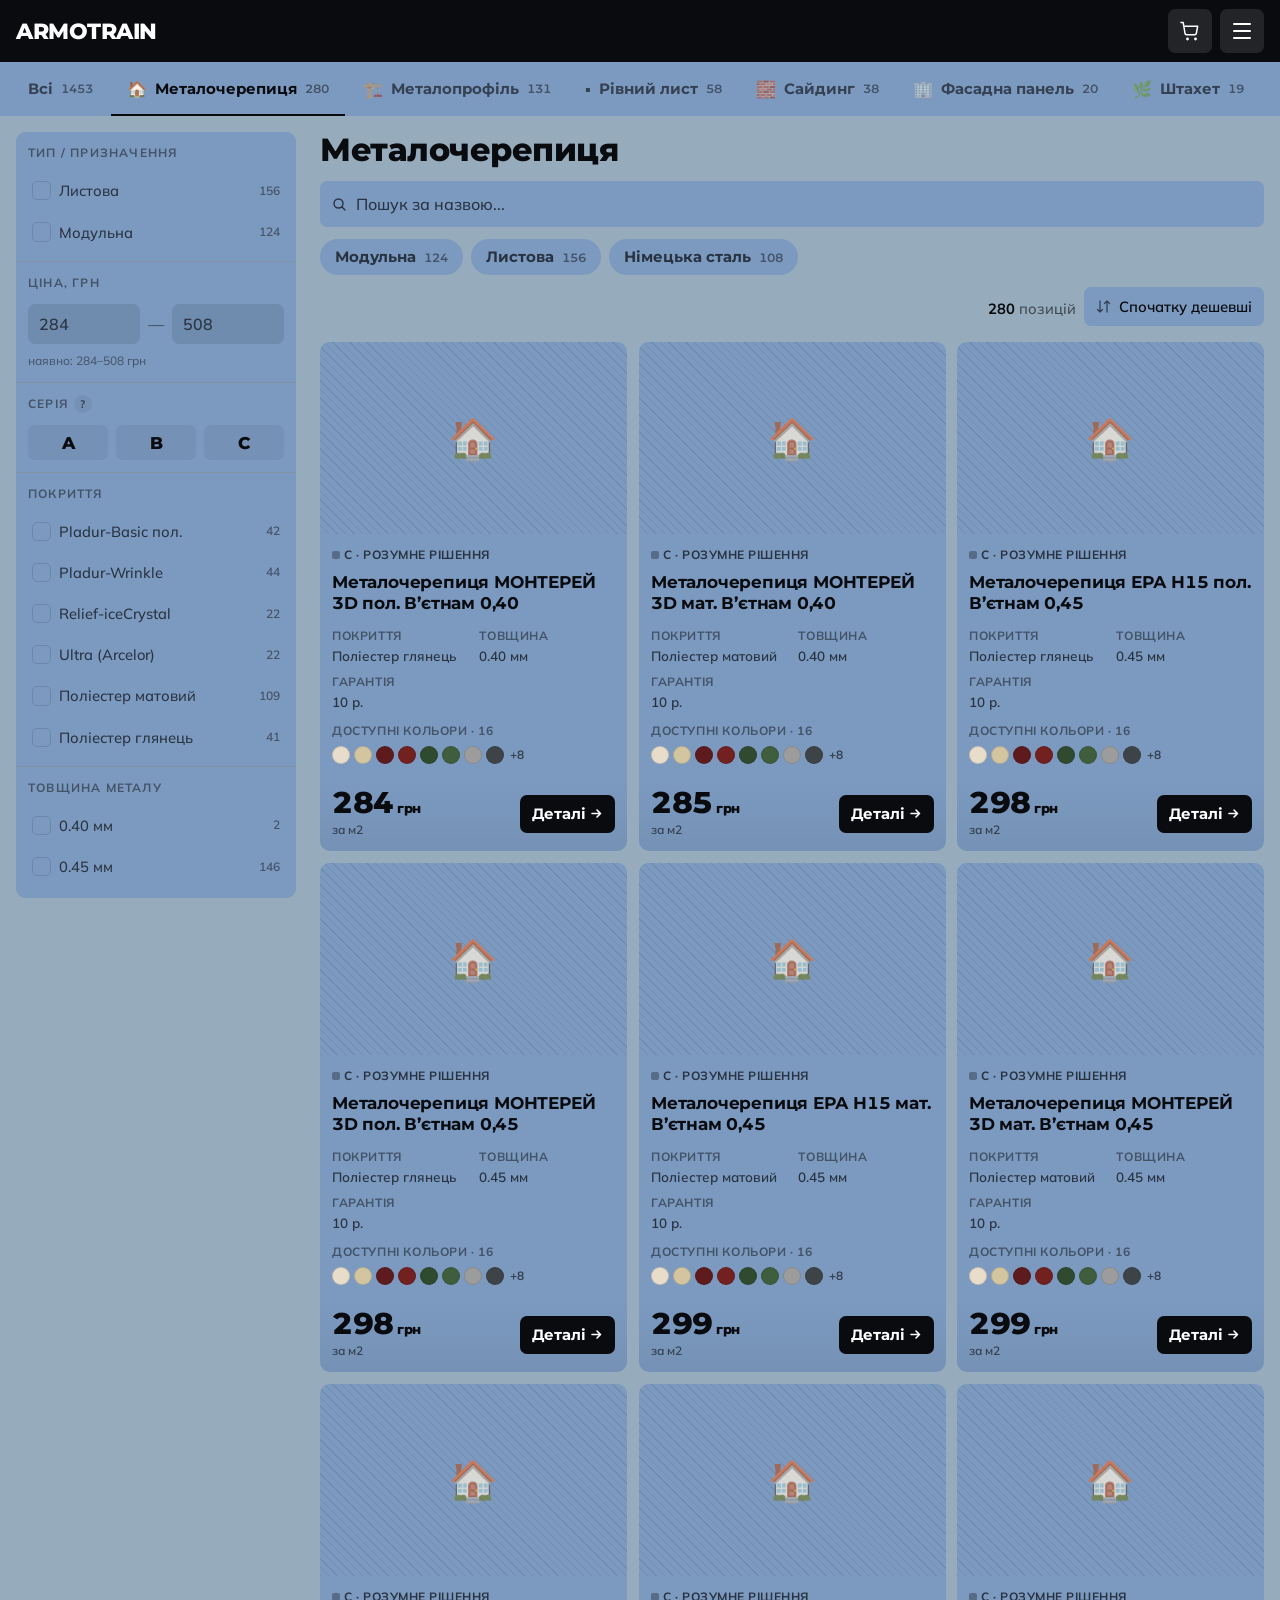
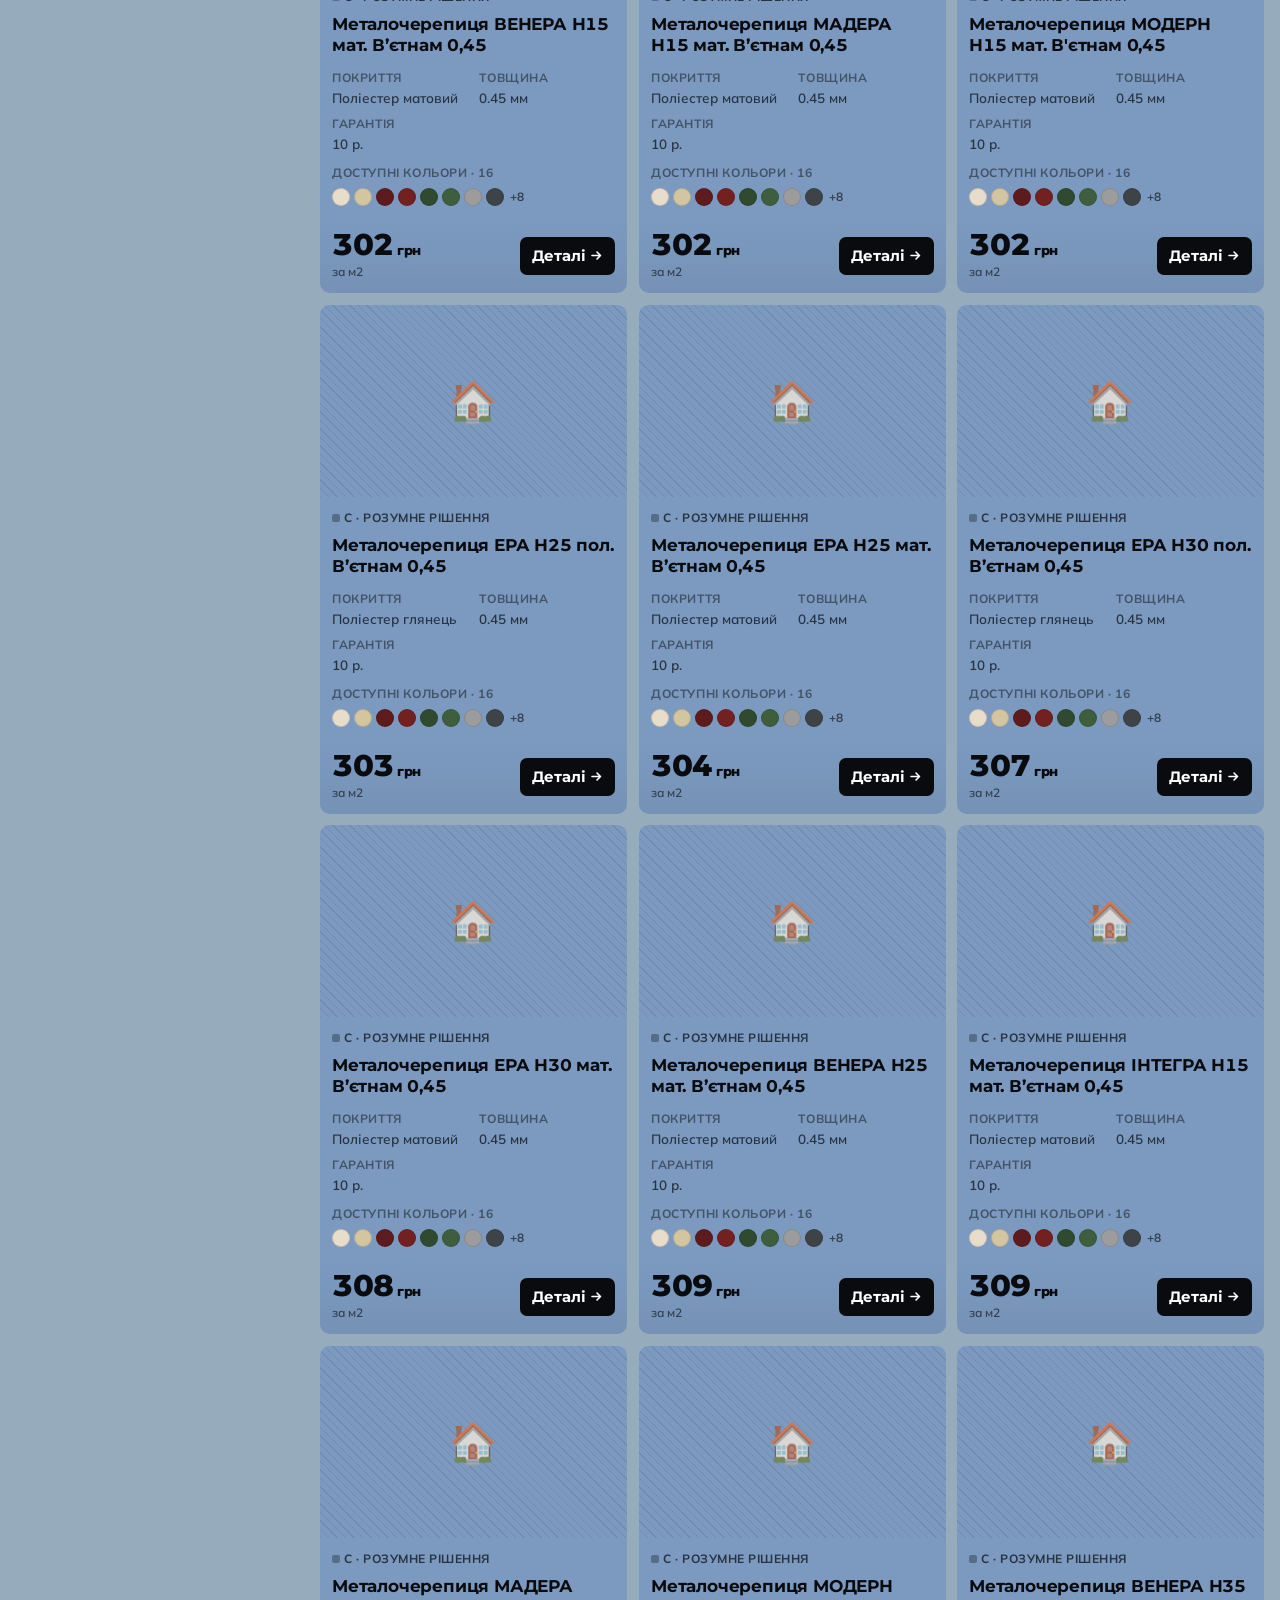
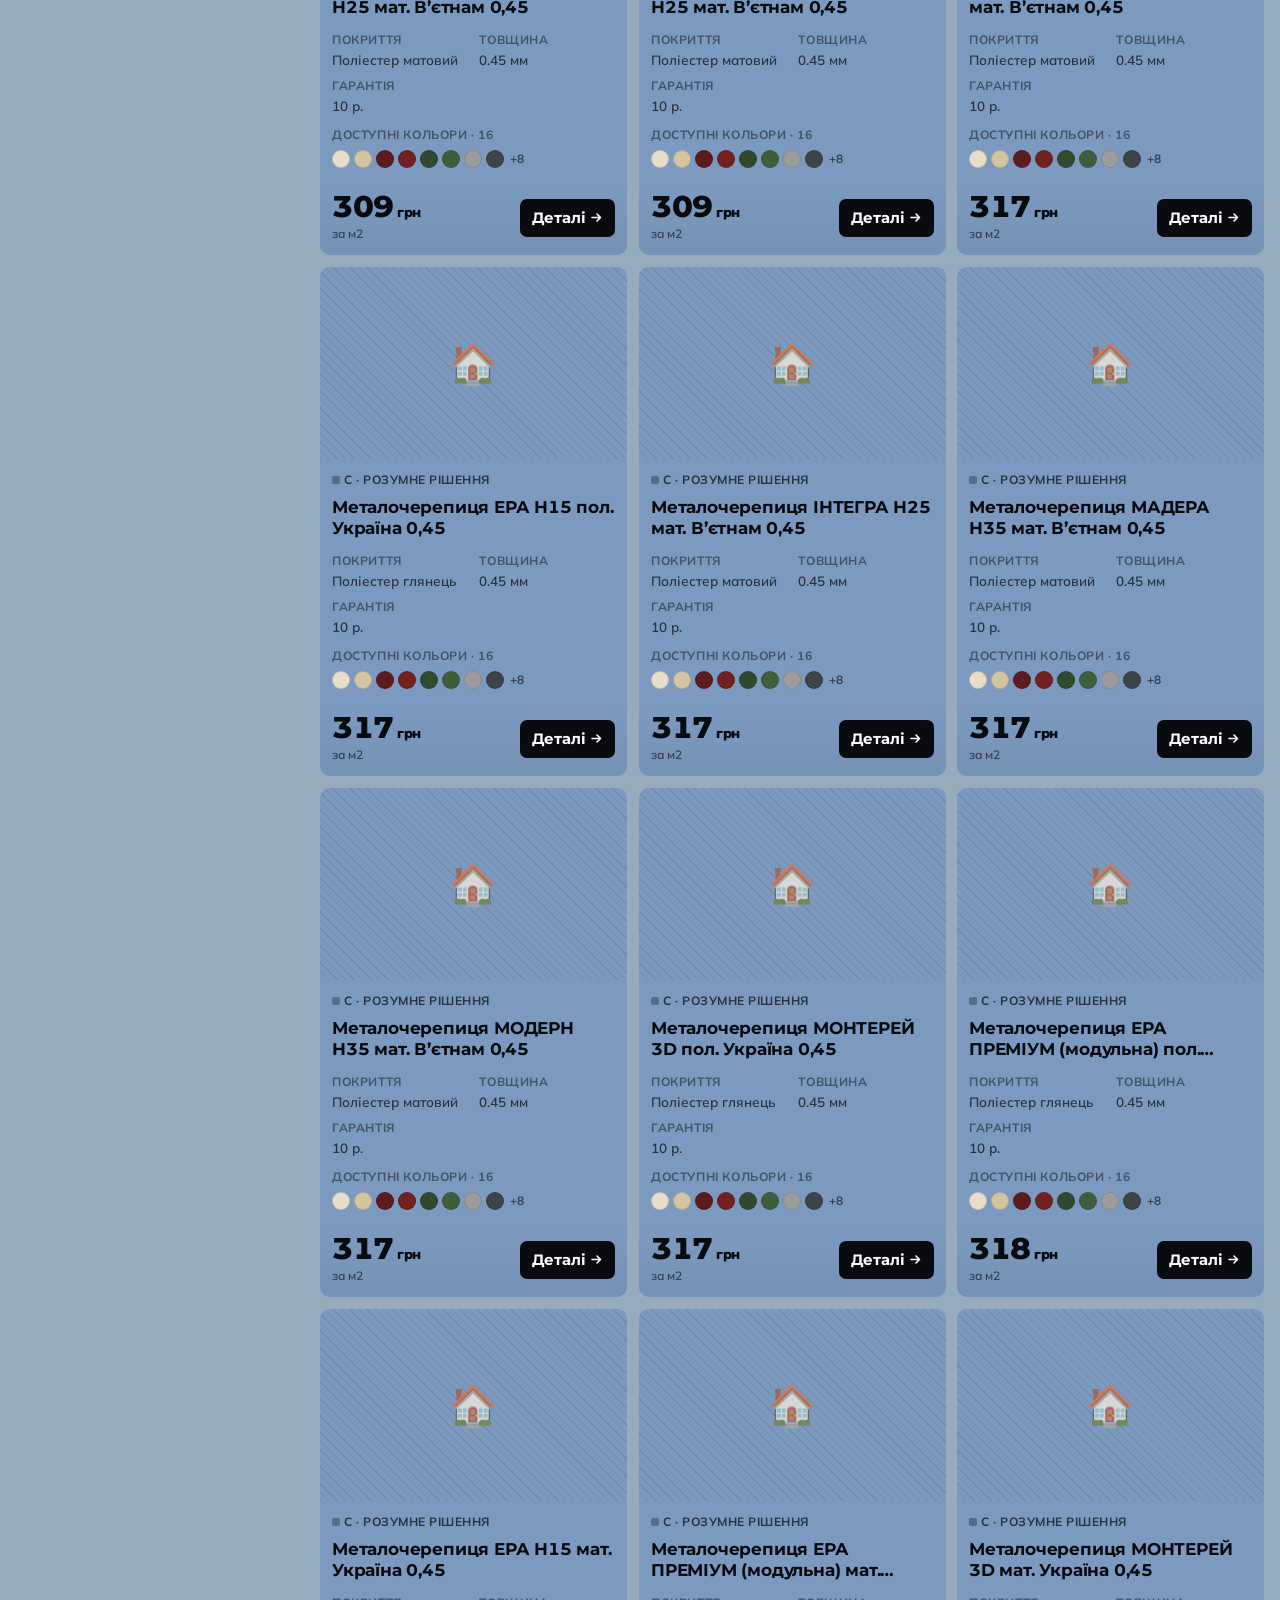
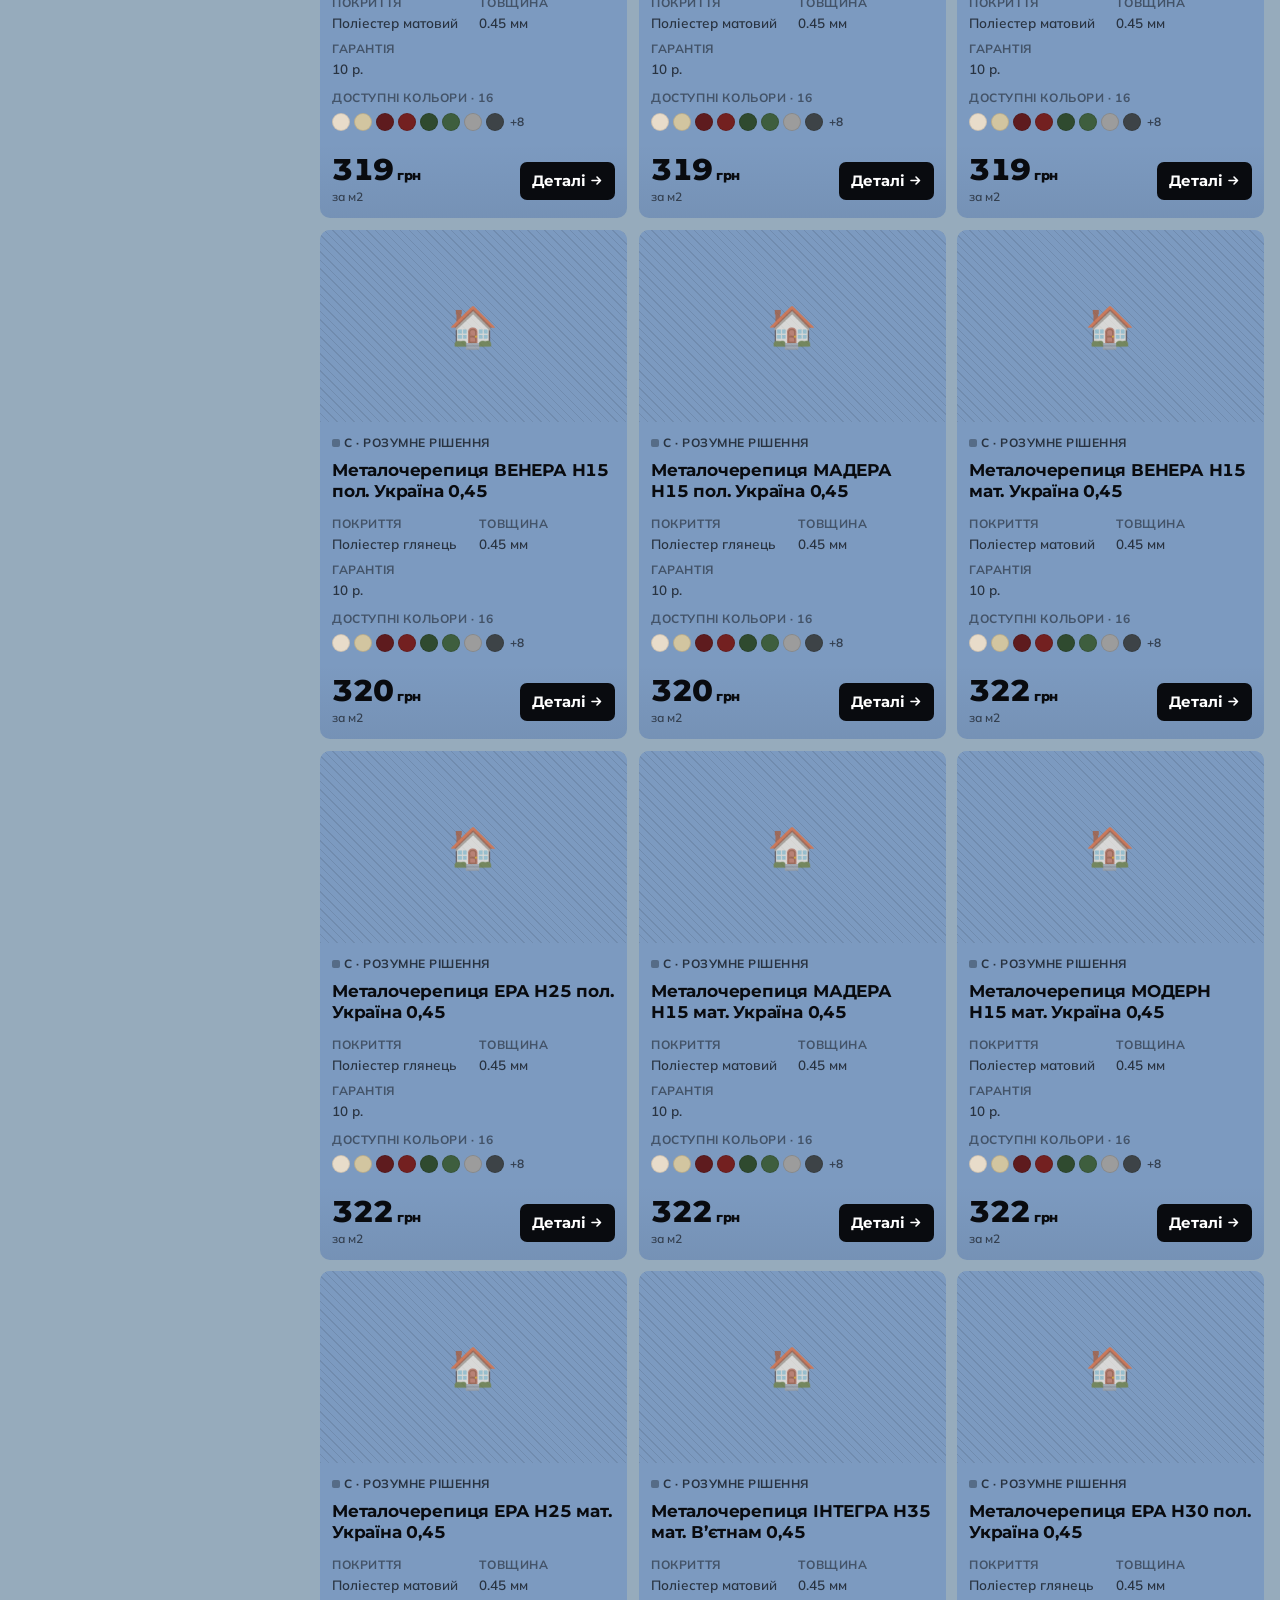
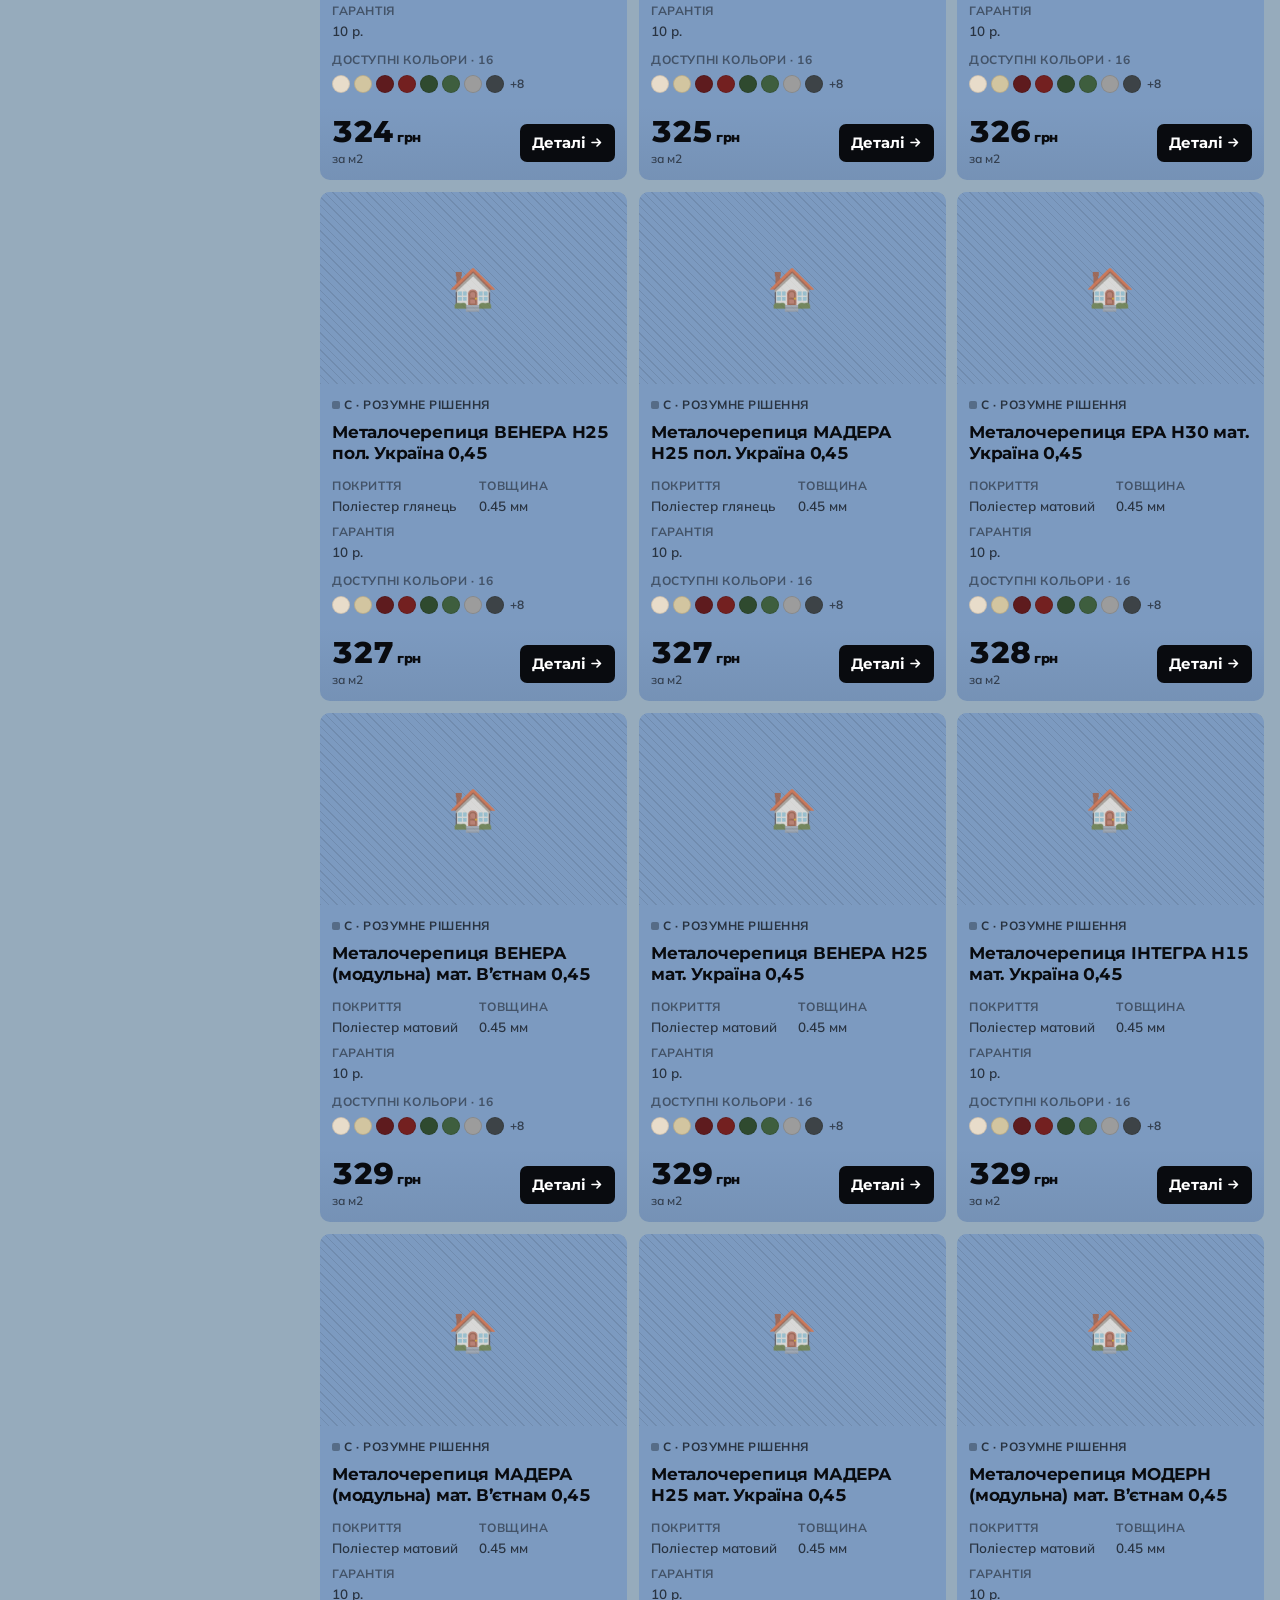
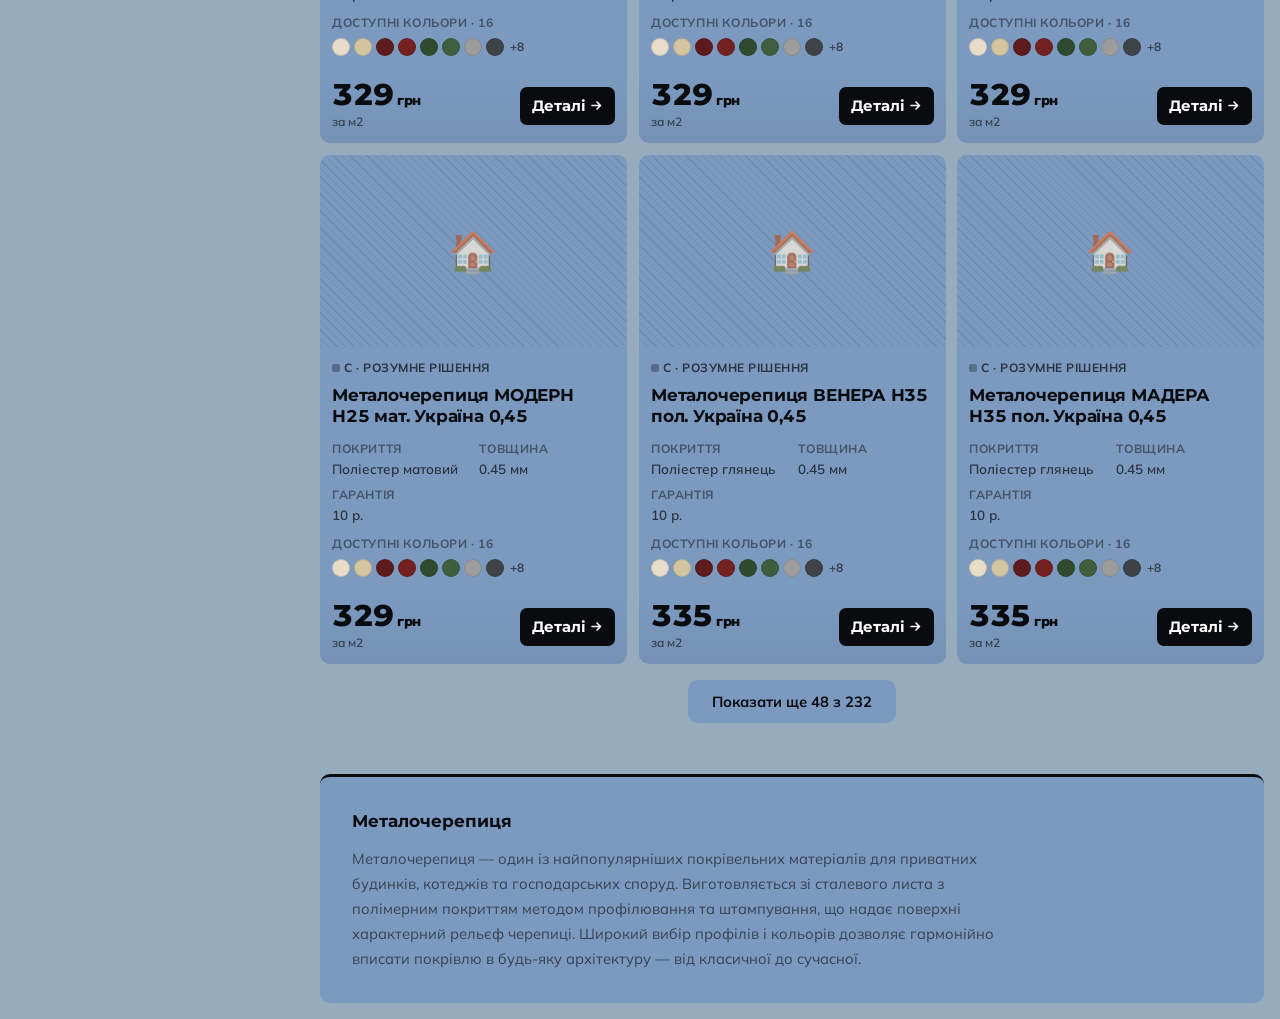
<file: armotrain/index.html>
<!DOCTYPE html>
<html lang="uk">
<head>
<meta charset="UTF-8">
<meta name="viewport" content="width=device-width, initial-scale=1.0">
<meta name="color-scheme" content="light only">
<title>Armotrain UA — Каталог</title>
<link rel="preconnect" href="https://fonts.googleapis.com">
<link rel="preconnect" href="https://fonts.gstatic.com" crossorigin>
<link href="https://fonts.googleapis.com/css2?family=Montserrat:wght@600;700;800&family=Mulish:wght@400;500;600;700;800&display=swap" rel="stylesheet">
<style>
*{box-sizing:border-box;margin:0;padding:0}
:root{
  /* Базові кольори */
  --bg:#96ABBC; --surface:var(--skyblue); --surface2:rgba(9,11,15,.06);
  --ink:#090B0F; --ink2:rgba(9,11,15,.72);
  --steel:#090B0F; --steel2:#090B0F;
  --accent:#090B0F; --accent2:#090B0F; --accent-ink:#090B0F;
  --line:rgba(9,11,15,.13); --line2:rgba(9,11,15,.08);
  --muted:rgba(9,11,15,.62); --muted2:rgba(9,11,15,.5);
  --steelblue:#090B0F; --steelblue2:#090B0F;
  --skyblue:#7C9AC0; --skyblue-muted:#8295A4;
  --tierA:#090B0F; --tierB:rgba(9,11,15,.55); --tierC:rgba(9,11,15,.32);

  /* Розміри */
  --h-header:clamp(52px,6.5vw,62px); --sidebar:clamp(200px,22vw,280px);
  --r:10px; --r-sm:7px;

  /* Відступи */
  --s1:4px; --s2:8px; --s3:12px; --s4:16px; --s5:24px;

  /* Шрифти */
  --font-display:'Montserrat',sans-serif; --font-body:'Mulish',sans-serif;
  --t-2xs:clamp(.69rem,.66rem + .15vw,.75rem);
  --t-xs:clamp(.78rem,.74rem + .2vw,.84rem);
  --t-sm:clamp(.86rem,.82rem + .2vw,.92rem);
  --t-base:clamp(.92rem,.88rem + .2vw,1rem);
  --t-md:clamp(.95rem,.9rem + .25vw,1.05rem);
  --t-lg:clamp(1.1rem,1rem + .5vw,1.35rem);
  --t-xl:clamp(1.3rem,1.1rem + .9vw,1.7rem);
  --t-price:clamp(1.4rem,1.2rem + .9vw,1.85rem);

  /* Картка */
  --card-min:clamp(10.5rem,26vw,18.5rem);
}
html{-webkit-text-size-adjust:100%;background:#96ABBC !important;color-scheme:light only;min-height:100%}
body{
  font-family:var(--font-body);background:#96ABBC !important;color:var(--ink);min-height:100vh;
  font-size:var(--t-base);line-height:1.5;
  font-feature-settings:"tnum" 1;-webkit-font-smoothing:antialiased;
}

/* ── HEADER ── */
.header{
  background:var(--steel);color:#fff;
  min-height:var(--h-header);
  display:flex;align-items:center;justify-content:space-between;
  gap:var(--s3);
  padding-inline:var(--s4);padding-block:var(--s2);
  position:sticky;top:0;z-index:100;
}
.logo{
  font-family:var(--font-display);font-weight:800;font-size:var(--t-lg);letter-spacing:-.5px;color:#fff;
  text-decoration:none;display:flex;align-items:center;gap:2px;flex-wrap:wrap;
}
.logo b{color:var(--accent2);font-weight:800}
.logo-sub{
  font-size:var(--t-2xs);font-weight:600;letter-spacing:2px;text-transform:uppercase;
  color:rgba(255,255,255,.5);margin-left:clamp(6px,1vw,10px);
  padding-left:clamp(6px,1vw,10px);border-left:1px solid rgba(255,255,255,.2);line-height:1.2;
}
.phone{
  color:#fff;text-decoration:none;font-weight:600;font-size:var(--t-md);
  display:flex;align-items:center;gap:var(--s2);white-space:nowrap;
}
.phone svg{opacity:.6;flex-shrink:0}

/* ── CATEGORY NAV ── */

.cart-btn{display:inline-flex;align-items:center;justify-content:center;width:clamp(38px,5vw,44px);height:clamp(38px,5vw,44px);border:none;border-radius:var(--r-sm);background:rgba(255,255,255,.1);color:#fff;cursor:pointer;transition:all .15s}
.cart-btn:hover{background:rgba(255,255,255,.2)}

.catnav{
  background:var(--skyblue);border-bottom:none;
  position:sticky;top:var(--h-header);z-index:90;overflow-x:auto;scrollbar-width:none;
}
.catnav::-webkit-scrollbar{display:none}
.cattabs{display:flex;padding-inline:var(--s3);min-width:max-content;gap:2px}
.cattab{
  font-family:var(--font-display);font-weight:700;font-size:var(--t-sm);color:var(--muted);
  padding-block:clamp(12px,1.4vw,15px) clamp(10px,1.2vw,13px);
  padding-inline:clamp(11px,1.3vw,16px);
  cursor:pointer;border-bottom:2px solid transparent;white-space:nowrap;
  transition:color .15s,border-color .15s;display:flex;align-items:center;gap:var(--s2);
}
.cattab:hover{color:var(--ink)}
.cattab.active{color:var(--steel);border-bottom-color:var(--accent)}
.cattab .ic{font-size:1.1em;filter:grayscale(.3)}
.cattab .cnt{font-size:var(--t-2xs);font-weight:600;color:var(--muted2);font-variant-numeric:tabular-nums}

/* ── LAYOUT: модульна сітка ── */
.wrap{
  background:#96ABBC;
  display:grid;
  grid-template-columns:var(--sidebar) minmax(0,1fr);
  gap:var(--s5);
  width:100%;max-width:1720px;margin-inline:auto;
  padding:var(--s4);
  align-items:start;
}

/* ── FILTERS ── */
.filters{position:sticky;top:calc(var(--h-header) + var(--s5));min-width:0}
.fsticky{display:flex;flex-direction:column;gap:1px;background:var(--line);border-radius:var(--r);overflow-y:auto;max-height:calc(100vh - var(--h-header) - var(--s5) * 3);scrollbar-width:thin;scrollbar-color:var(--line) transparent}
.fblock{background:var(--surface)}
.ftitle{font-size:var(--t-2xs);font-weight:700;letter-spacing:1.2px;text-transform:uppercase;color:var(--muted2);padding:var(--s3) var(--s3) var(--s2)}
.fopts{padding:0 var(--s2) var(--s2)}
.fopts::-webkit-scrollbar{width:6px}
.fopts::-webkit-scrollbar-thumb{background:var(--line);border-radius:3px}
.fopt{display:flex;align-items:center;gap:var(--s2);padding:clamp(9px,1vw,11px) var(--s2);min-height:40px;cursor:pointer;border-radius:var(--r-sm);transition:background .12s}
.fopt:hover{background:var(--surface2)}
.fopt input{appearance:none;width:1.2rem;height:1.2rem;flex-shrink:0;border:1.5px solid var(--line);border-radius:5px;cursor:pointer;flex-shrink:0;position:relative;transition:all .12s}
.fopt input:checked{background:var(--accent);border-color:var(--accent)}
.fopt input:checked::after{content:"";position:absolute;left:.38rem;top:.16rem;width:.28rem;height:.55rem;border:solid #fff;border-width:0 2px 2px 0;transform:rotate(45deg)}
.fopt-l{flex:1;font-size:var(--t-sm);color:var(--ink2);line-height:1.3;font-weight:500;min-width:0}
.fopt .oc{font-size:var(--t-2xs);color:var(--muted2);font-variant-numeric:tabular-nums;font-weight:600;flex-shrink:0}
.fser{display:flex;gap:var(--s2);padding:var(--s1) var(--s3) var(--s3)}
.serbtn{flex:1;min-width:0;padding:clamp(8px,1vw,10px) 2px clamp(6px,.8vw,8px);border:none;border-radius:var(--r-sm);background:var(--surface2);cursor:pointer;text-align:center;transition:all .15s}
.serbtn .sl{font-weight:800;font-size:var(--t-md);color:var(--ink);display:block;line-height:1}
.serbtn .sn{font-size:var(--t-2xs);font-weight:600;color:var(--muted2);text-transform:uppercase;letter-spacing:.4px;margin-top:4px;display:block;overflow:hidden;text-overflow:ellipsis}
.serbtn:hover{background:rgba(9,11,15,.12)}
.serbtn.on-A,.serbtn.on-B,.serbtn.on-C{background:var(--accent)}
.serbtn.on-A .sl,.serbtn.on-B .sl,.serbtn.on-C .sl{color:#fff}
.fclear{width:100%;padding:var(--s3);border:none;background:var(--accent);color:#fff;position:sticky;bottom:0;font-family:inherit;font-weight:700;font-size:var(--t-sm);cursor:pointer;transition:background .15s;display:none}
.fclear.show:hover{background:var(--accent2)}
.fclear:hover{background:var(--surface2)}
.fclear.show{display:block}

/* ── MAIN ── */
.main{min-width:0;background:transparent}
.mainhdr{display:flex;align-items:flex-end;justify-content:space-between;gap:var(--s3);margin-bottom:var(--s4);flex-wrap:wrap}
.mh-title{font-weight:800;font-size:var(--t-xl);letter-spacing:-.6px;color:var(--steel);line-height:1.1}
.mh-count{font-size:var(--t-sm);color:var(--ink2);font-weight:600;margin-top:var(--s1)}
.mh-count b{color:var(--ink);font-weight:700;font-variant-numeric:tabular-nums}
.mh-right{display:flex;align-items:center;gap:var(--s2);min-width:0;flex:1 1 auto;justify-content:flex-end;flex-wrap:wrap}
.sortsel{flex-shrink:0;appearance:none;border:1px solid var(--line);border-radius:var(--r-sm);padding:clamp(8px,.9vw,10px) clamp(30px,3vw,36px) clamp(8px,.9vw,10px) var(--s3);font-size:var(--t-sm);font-family:inherit;font-weight:600;background:var(--surface) url("data:image/svg+xml,%3Csvg xmlns='http://www.w3.org/2000/svg' width='12' height='12' viewBox='0 0 12 12'%3E%3Cpath d='M3 4.5L6 7.5L9 4.5' stroke='%23737B8A' stroke-width='1.5' fill='none' stroke-linecap='round'/%3E%3C/svg%3E") no-repeat right 12px center;cursor:pointer;color:var(--ink);max-width:100%}
.mobfbtn{display:none;flex-shrink:0;border:none;border-radius:var(--r-sm);background:var(--surface);padding:clamp(8px,.9vw,10px) var(--s3);font-family:inherit;font-weight:600;font-size:var(--t-sm);cursor:pointer;align-items:center;gap:var(--s2);color:var(--ink)}


.search-box{position:relative;display:flex;align-items:center;width:100%}
.search-ic{position:absolute;left:12px;color:var(--ink2);pointer-events:none}
.search-in{width:100%;border:none;border-radius:var(--r-sm);padding:clamp(11px,1.2vw,13px) 34px clamp(11px,1.2vw,13px) 36px;font-family:inherit;font-size:max(16px,var(--t-sm));font-weight:500;color:var(--ink);background:var(--skyblue);transition:box-shadow .15s}
.search-in::placeholder{color:var(--ink2)}
.search-in:focus{outline:2px solid var(--accent);outline-offset:1px}
.search-x{position:absolute;right:8px;display:flex;align-items:center;justify-content:center;width:22px;height:22px;border:none;background:var(--accent);border-radius:50%;font-size:11px;color:#fff;cursor:pointer;transition:all .15s}
.search-x:hover{background:var(--accent2)}
.search-x:hover{background:var(--accent);color:#fff}



.sortwrap{position:relative;flex-shrink:0}
.sortbtn{display:inline-flex;align-items:center;gap:var(--s2);border:none;border-radius:var(--r-sm);background:var(--surface);padding:clamp(8px,.9vw,10px) var(--s3);font-family:inherit;font-weight:600;font-size:var(--t-sm);color:var(--ink);cursor:pointer;transition:all .15s;white-space:nowrap}
.sortbtn:hover{}
.sortbtn svg{color:var(--muted);flex-shrink:0}
.sortbtn-label{overflow:hidden;text-overflow:ellipsis}
.sortmenu{position:absolute;top:calc(100% + 6px);right:0;z-index:60;background:var(--steel);border-radius:var(--r);padding:5px;min-width:190px;display:none;flex-direction:column;gap:2px}
.sortwrap.open .sortmenu{display:flex;animation:tipin .15s ease}
.sortopt{display:flex;align-items:center;justify-content:space-between;gap:var(--s2);width:100%;text-align:left;border:none;background:none;border-radius:var(--r-sm);padding:11px 12px;font-family:inherit;font-weight:600;font-size:var(--t-sm);color:var(--skyblue);cursor:pointer;transition:background .12s}
.sortopt:hover{background:rgba(255,255,255,.1)}
.sortopt.on{color:#fff;font-weight:700;background:rgba(9,11,15,.18)}
.sortopt svg{color:var(--accent-ink);flex-shrink:0}
@media(max-width:600px){.sortbtn-label{display:none}.sortbtn{padding:clamp(8px,.9vw,10px) var(--s3)}}


.mh-left{display:flex;align-items:center;gap:var(--s3);min-width:0;flex-wrap:wrap}
.filter-group{display:flex;align-items:center;gap:var(--s2)}
.mh-count{font-size:var(--t-sm);color:var(--muted);font-weight:500;white-space:nowrap}
.mh-count b{color:var(--ink);font-weight:700;font-variant-numeric:tabular-nums}
.fcount{display:none;align-items:center;justify-content:center;min-width:18px;height:18px;padding:0 5px;margin-left:2px;background:var(--accent);color:#fff;border-radius:100px;font-size:var(--t-2xs);font-weight:700;font-variant-numeric:tabular-nums}
.resetbtn{display:none;align-items:center;justify-content:center;width:clamp(34px,4vw,38px);height:clamp(34px,4vw,38px);border:none;border-radius:var(--r-sm);background:var(--accent);color:#fff;cursor:pointer;transition:all .15s;flex-shrink:0}
.resetbtn:hover{background:var(--accent2)}


.ctrls{display:flex;flex-direction:column;gap:var(--s3);margin-bottom:var(--s4)}
.toolbar{display:flex;align-items:center;justify-content:space-between;gap:var(--s3)}
.toolbar-r{display:flex;align-items:center;gap:var(--s2);flex-shrink:0}
.mh-count{font-size:var(--t-sm);color:var(--muted);font-weight:500;white-space:nowrap}
.mh-count b{color:var(--ink);font-weight:700;font-variant-numeric:tabular-nums}
.filter-group{display:flex;align-items:center;gap:var(--s2)}


.header-actions{display:flex;align-items:center;gap:var(--s2)}
.burger-btn{display:flex;flex-direction:column;justify-content:center;align-items:center;gap:5px;
  width:clamp(38px,5vw,44px);height:clamp(38px,5vw,44px);
  border:none;border-radius:var(--r-sm);
  background:rgba(255,255,255,.1);cursor:pointer;transition:all .15s;flex-shrink:0}
.burger-btn:hover{background:rgba(255,255,255,.2)}
.burger-btn span{display:block;width:18px;height:1.8px;background:#fff;border-radius:2px;transition:all .25s}
.burger-btn.open span:nth-child(1){transform:translateY(6.8px) rotate(45deg)}
.burger-btn.open span:nth-child(2){opacity:0;transform:scaleX(0)}
.burger-btn.open span:nth-child(3){transform:translateY(-6.8px) rotate(-45deg)}

.nav-overlay{display:none;position:fixed;inset:0;background:rgba(19,22,27,.55);z-index:300;backdrop-filter:blur(2px)}
.nav-overlay.open{display:block}

.nav-drawer{
  position:fixed;right:0;top:0;bottom:0;
  width:min(88vw,340px);
  background:var(--steel);
  z-index:301;
  transform:translateX(100%);
  transition:transform .3s cubic-bezier(.2,.7,.3,1);
  display:flex;flex-direction:column;
  overflow:hidden
}
.nav-drawer.open{transform:translateX(0)}

.nav-head{
  display:flex;align-items:center;justify-content:space-between;
  padding:var(--s4) var(--s4) var(--s3);
  border-bottom:1px solid rgba(255,255,255,.1);
  flex-shrink:0
}
.nav-title{font-family:var(--font-display);font-weight:700;font-size:var(--t-md);color:#fff;letter-spacing:.5px;text-transform:uppercase}
.nav-close{display:flex;align-items:center;justify-content:center;width:36px;height:36px;
  border:none;border-radius:var(--r-sm);background:rgba(255,255,255,.1);
  color:rgba(255,255,255,.7);cursor:pointer;transition:all .15s;flex-shrink:0}
.nav-close:hover{background:rgba(255,255,255,.1);color:#fff}

.nav-cats{flex:1;overflow-y:auto;padding:var(--s3) 0;scrollbar-width:thin;scrollbar-color:rgba(255,255,255,.1) transparent}
.nav-cat{
  display:flex;align-items:center;gap:var(--s3);
  padding:clamp(11px,1.4vw,14px) var(--s4);
  color:var(--skyblue);
  cursor:pointer;font-family:var(--font-display);font-size:var(--t-sm);font-weight:600;
  transition:all .15s;border-left:3px solid transparent;
  min-height:48px;
}
.nav-cat:hover{background:rgba(255,255,255,.1);color:#fff;border-left-color:rgba(255,255,255,.2)}
.nav-cat.active{background:rgba(9,11,15,.12);color:#fff;border-left-color:var(--accent)}
.nav-cat-icon{font-size:1.3em;flex-shrink:0;width:28px;text-align:center}
.nav-cat-name{flex:1;line-height:1.25}
.nav-cat-cnt{font-size:var(--t-xs);color:rgba(124,154,192,.55);font-weight:500;font-family:var(--font-body);flex-shrink:0}
.nav-cat.active .nav-cat-cnt{color:rgba(9,11,15,.6)}

.nav-all{
  display:flex;align-items:center;gap:var(--s3);
  padding:clamp(11px,1.4vw,14px) var(--s4);
  color:var(--skyblue-muted);cursor:pointer;
  font-family:var(--font-display);font-size:var(--t-sm);font-weight:600;
  border-top:1px solid rgba(255,255,255,.1);
  transition:all .15s;border-left:3px solid transparent;
  min-height:48px;margin-top:var(--s2)
}
.nav-all:hover{color:#fff;background:rgba(255,255,255,.1)}
.nav-all.active{color:#fff;border-left-color:var(--accent)}

.cat-heading{font-family:var(--font-display);font-weight:800;font-size:clamp(1.4rem,3vw,2rem);color:var(--steel);line-height:1.15;letter-spacing:-.5px;margin-bottom:var(--s3)}
.cat-heading:empty{display:none}

.cat-desc-block{margin-top:clamp(2rem,4vw,3.5rem);padding:clamp(1.4rem,2.5vw,2rem);background:var(--surface);border-radius:var(--r);border-top:3px solid var(--accent)}
.cat-desc-title{font-family:var(--font-display);font-weight:700;font-size:var(--t-md);color:var(--steel);margin-bottom:var(--s3)}
.cat-desc-text{font-size:var(--t-sm);color:var(--muted);line-height:1.7;max-width:72ch}

.serbtn .sl{font-family:var(--font-display);font-size:var(--t-md);font-weight:800;color:var(--ink);display:block}
.ftitle-ser{display:flex;align-items:center;gap:6px;position:relative}
.ser-help{display:inline}
.ser-help summary{list-style:none;display:inline-flex;align-items:center;justify-content:center;width:18px;height:18px;border-radius:50%;background:var(--surface2);color:var(--muted);font-size:11px;font-weight:700;cursor:pointer;user-select:none;transition:all .15s}
.ser-help summary::-webkit-details-marker{display:none}
.ser-help summary:hover{background:var(--accent);color:#fff}
.ser-help[open] summary{background:var(--accent);color:#fff}
.ser-help-pop{position:absolute;top:calc(100% + 6px);left:0;right:0;z-index:40;background:var(--steel);border-radius:var(--r-sm);padding:var(--s3);display:flex;flex-direction:column;gap:var(--s3)}
.shp-row{display:flex;gap:var(--s2);align-items:flex-start}
.shp-row b{font-family:var(--font-display);font-size:var(--t-base);font-weight:800;color:var(--accent);flex-shrink:0;width:1.2em;text-align:center}
.shp-name{display:block;font-weight:700;font-size:var(--t-sm);color:#fff;text-transform:none;letter-spacing:0}
.shp-desc{display:block;font-size:var(--t-xs);color:var(--skyblue);line-height:1.45;margin-top:2px}
/* ── GRID: повністю плинна, авто-колонки ── */
.grid{
  display:grid;
  grid-template-columns:repeat(auto-fill,minmax(min(100%,var(--card-min)),1fr));
  gap:var(--s3);
}
.card{
  container-type:inline-size;
  background:var(--surface);border-radius:var(--r);border:none;
  display:flex;flex-direction:column;cursor:pointer;overflow:hidden;position:relative;
  
  transition:transform .18s cubic-bezier(.2,.7,.3,1),box-shadow .18s,border-color .18s;
  animation:cardin .4s both;
}
@keyframes cardin{from{opacity:0;transform:translateY(8px)}to{opacity:1;transform:none}}
.card:hover{transform:translateY(-2px)}
.card-top{padding:var(--s3) var(--s3) 0;display:flex;align-items:center;justify-content:space-between;gap:var(--s2)}
.tier{display:inline-flex;align-items:center;gap:var(--s1);font-size:var(--t-2xs);font-weight:700;letter-spacing:.5px;text-transform:uppercase;min-width:0}
.tier-dot{width:.5rem;height:.5rem;border-radius:2px;flex-shrink:0}
.ser-A .tier-dot{background:var(--tierA)}.ser-B .tier-dot{background:var(--tierB)}.ser-C .tier-dot{background:var(--tierC)}
.ser-A .tier{color:var(--tierA)}.ser-B .tier{color:var(--tierB)}.ser-C .tier{color:var(--ink2)}
.card-supx{font-size:var(--t-2xs);font-weight:700;letter-spacing:.4px;text-transform:uppercase;color:var(--muted2);white-space:nowrap;overflow:hidden;text-overflow:ellipsis;flex-shrink:1;min-width:0;text-align:right}
.card-supx.prime{color:var(--steel2)}
.card-body{padding:var(--s2) var(--s3) var(--s3);flex:1}
.card-name{font-family:var(--font-display);font-weight:700;font-size:var(--t-md);line-height:1.3;color:var(--ink);letter-spacing:-.2px;margin-bottom:var(--s3);display:-webkit-box;-webkit-line-clamp:2;-webkit-box-orient:vertical;overflow:hidden}
.spec{display:grid;grid-template-columns:1fr 1fr;gap:var(--s2) var(--s3)}
.spec-i{display:flex;flex-direction:column;gap:2px;min-width:0}
.spec-k{font-size:var(--t-2xs);font-weight:700;letter-spacing:.6px;text-transform:uppercase;color:var(--muted2)}
.spec-v{font-size:var(--t-xs);font-weight:600;color:var(--ink2);line-height:1.3;white-space:nowrap;overflow:hidden;text-overflow:ellipsis}
.card-foot{padding:var(--s3);display:flex;align-items:center;justify-content:space-between;gap:var(--s2);background:linear-gradient(180deg,transparent,var(--surface2))}
.price-wrap{display:flex;flex-direction:column;min-width:0}
.price{font-family:var(--font-display);font-weight:800;font-size:var(--t-price);color:var(--steel);letter-spacing:-.5px;font-variant-numeric:tabular-nums;line-height:1;white-space:nowrap}
.price-u{font-size:var(--t-2xs);color:var(--muted);font-weight:600;margin-top:3px}
.cta{display:inline-flex;align-items:center;gap:var(--s1);background:var(--steel);color:#fff;border:none;border-radius:var(--r-sm);padding:clamp(8px,1vw,10px) var(--s3);font-family:var(--font-display);font-weight:700;font-size:var(--t-sm);cursor:pointer;transition:background .15s,gap .15s;flex-shrink:0}
.cta:hover{background:var(--accent);gap:calc(var(--s1) + 3px)}
.cta svg{flex-shrink:0}


/* фото / плейсхолдер */
.card-photo{position:relative;width:100%;aspect-ratio:16/10;background:var(--skyblue);overflow:hidden;display:flex;align-items:center;justify-content:center}
.card-photo img{width:100%;height:100%;object-fit:cover;display:block}
.card-photo-ph{display:flex;flex-direction:column;align-items:center;justify-content:center;gap:6px;text-align:center;padding:var(--s2)}
.card-photo-ph .ph-ic{font-size:clamp(28px,4vw,40px);opacity:.7}
.card-photo-ph .ph-name{font-family:var(--font-display);font-weight:800;font-size:var(--t-sm);color:var(--skyblue);letter-spacing:.5px;text-transform:uppercase;line-height:1.2}
.card-photo-grain{position:absolute;inset:0;opacity:.1;background-image:repeating-linear-gradient(45deg,rgba(9,11,15,1) 0,rgba(9,11,15,1) 1px,transparent 1px,transparent 6px);pointer-events:none}
.card-cat-tag{position:absolute;top:var(--s2);left:var(--s2);background:rgba(255,255,255,.8);color:var(--steel);font-size:var(--t-2xs);font-weight:700;text-transform:uppercase;letter-spacing:.5px;padding:3px 8px;border-radius:5px}

/* кольорові кружечки */
.colors{display:flex;align-items:center;gap:4px;margin-top:var(--s3);flex-wrap:wrap}
.colors-k{font-size:var(--t-2xs);font-weight:700;letter-spacing:.6px;text-transform:uppercase;color:var(--muted2);width:100%;margin-bottom:2px}
.cdot{width:clamp(15px,1.7vw,18px);height:clamp(15px,1.7vw,18px);border-radius:50%;border:1.5px solid rgba(0,0,0,.12);flex-shrink:0;transition:transform .12s}
.cdot:hover{transform:scale(1.25)}
.cmore{font-size:var(--t-2xs);font-weight:700;color:var(--muted);margin-left:2px}


.fload{padding:var(--s1) var(--s3) var(--s3)}
.fload-val{font-size:var(--t-sm);color:var(--ink2);font-weight:600;margin-bottom:var(--s2)}
.fload-val b{color:var(--accent-ink);font-variant-numeric:tabular-nums;font-size:var(--t-md)}
.fload-range{width:100%;-webkit-appearance:none;appearance:none;height:4px;border-radius:2px;background:var(--line);outline:none;cursor:pointer}
.fload-range::-webkit-slider-thumb{-webkit-appearance:none;width:18px;height:18px;border-radius:50%;background:var(--accent);cursor:pointer;transition:transform .1s}
.fload-range::-webkit-slider-thumb:hover{transform:scale(1.15)}
.fload-range::-moz-range-thumb{width:18px;height:18px;border:none;border-radius:50%;background:var(--accent);cursor:pointer}
.fload-minmax{display:flex;justify-content:space-between;font-size:var(--t-2xs);color:var(--muted2);margin-top:var(--s1);font-variant-numeric:tabular-nums}


.fprice{padding:var(--s1) var(--s3) var(--s3)}
.fprice-inputs{display:flex;align-items:center;gap:var(--s2)}
.fprice-in{flex:1;min-width:0;width:100%;border:none;border-radius:var(--r-sm);padding:10px 11px;font-family:inherit;font-size:max(16px,var(--t-sm));font-weight:600;color:var(--ink);background:rgba(9,11,15,.1);font-variant-numeric:tabular-nums;-moz-appearance:textfield;transition:all .15s}
.fprice-in::placeholder{color:var(--ink);opacity:.65}
.fprice-in:not(:placeholder-shown){background:rgba(9,11,15,.12);color:var(--ink);font-weight:700}
.fprice-in:focus{outline:2px solid var(--accent);outline-offset:-2px}
.fprice-in::-webkit-outer-spin-button,.fprice-in::-webkit-inner-spin-button{-webkit-appearance:none;margin:0}
.fprice-dash{color:var(--muted2);font-weight:600;flex-shrink:0}
.fprice-hint{font-size:var(--t-2xs);color:var(--muted2);margin-top:var(--s2);font-variant-numeric:tabular-nums}


.fopt-dead{opacity:.38;cursor:not-allowed}
.fopt-dead input{cursor:not-allowed}
.fopt-dead:hover{background:transparent}
.serbtn-dead{opacity:.35;cursor:not-allowed}
.serbtn-dead:hover{border-color:var(--line)}

/* кастомний tooltip */
[data-tip]{position:relative}
[data-tip]:hover::after{content:attr(data-tip);position:absolute;bottom:calc(100% + 8px);left:0;z-index:50;background:var(--steel);color:#fff;font-size:var(--t-xs);font-weight:500;line-height:1.4;letter-spacing:0;text-transform:none;padding:8px 11px;border-radius:7px;width:max-content;max-width:240px;white-space:normal;pointer-events:none;animation:tipin .15s ease}
[data-tip]:hover::before{content:"";position:absolute;bottom:calc(100% + 3px);left:14px;z-index:50;border:5px solid transparent;border-top-color:var(--steel);pointer-events:none}
@keyframes tipin{from{opacity:0;transform:translateY(3px)}to{opacity:1;transform:none}}


.loadmore{display:none;justify-content:center;margin-top:var(--s4)}
.lm-btn{background:var(--surface);border:none;border-radius:var(--r);padding:var(--s3) var(--s5);font-family:inherit;font-weight:700;font-size:var(--t-sm);color:var(--steel);cursor:pointer;transition:all .15s}
.lm-btn:hover{border-color:var(--steel);background:var(--steel);color:#fff}
.lm-btn b{font-variant-numeric:tabular-nums}

/* ── EMPTY ── */
.empty{text-align:center;padding:var(--s5) var(--s4);display:none}
.empty.show{display:block}
.empty-i{font-size:clamp(36px,5vw,44px);margin-bottom:var(--s3);opacity:.5}
.empty-t{font-weight:800;font-size:var(--t-lg);color:var(--steel);margin-bottom:var(--s1)}
.empty-s{color:var(--muted)}


.chips{display:none;flex-wrap:wrap;gap:var(--s2);margin-bottom:var(--s4)}
.chip{display:inline-flex;align-items:center;gap:var(--s2);background:var(--surface);border:1px solid var(--line);border-radius:100px;padding:6px 8px 6px 13px;font-family:inherit;font-size:var(--t-xs);font-weight:600;color:var(--ink2);cursor:pointer;transition:all .15s}
.chip:hover{border-color:var(--accent);color:var(--accent-ink)}
.chip-x{display:inline-flex;align-items:center;justify-content:center;width:16px;height:16px;border-radius:50%;background:var(--surface2);font-size:9px;color:var(--muted);transition:all .15s}
.chip:hover .chip-x{background:var(--accent);color:#fff}
.chip-clear{background:transparent;border-color:transparent;color:var(--muted);padding:6px 10px}
.chip-clear:hover{color:var(--accent);border-color:transparent}


#presets:empty{display:none}
.presets{display:flex;flex-wrap:wrap;gap:var(--s2)}
.preset{display:inline-flex;align-items:center;gap:var(--s2);background:var(--surface);border:none;border-radius:100px;padding:9px 15px;font-family:var(--font-display);font-size:var(--t-sm);font-weight:700;color:var(--ink2);cursor:pointer;transition:all .15s}
.preset:hover{}
.preset.active{background:var(--steel);color:#fff}
.preset-c{font-size:var(--t-2xs);font-weight:600;color:var(--muted2);font-variant-numeric:tabular-nums}
.preset.active .preset-c{color:rgba(255,255,255,.7)}

/* ── DRAWER ── */
.overlay{display:none;position:fixed;inset:0;background:rgba(19,22,27,.5);z-index:200;backdrop-filter:blur(2px)}
.overlay.open{display:block}
.drawer{position:fixed;left:0;top:0;bottom:0;width:min(86vw,320px);background:var(--bg);z-index:201;overflow-y:auto;transform:translateX(-100%);transition:transform .3s cubic-bezier(.2,.7,.3,1);padding:var(--s4)}
.drawer.open{transform:none}
.drawer-h{display:flex;align-items:center;justify-content:space-between;margin-bottom:var(--s4);padding:0 var(--s1)}
.drawer-t{font-weight:800;font-size:var(--t-lg);color:var(--steel)}
.drawer-x{background:none;border:none;font-size:1.4rem;cursor:pointer;color:var(--muted);line-height:1}


/* ── КОНТЕЙНЕРНІ ЗАПИТИ: наповнення картки реагує на ширину САМОЇ картки ── */
@container (max-width:215px){
  .spec{grid-template-columns:1fr;gap:var(--s2)}
  .card-photo{aspect-ratio:16/9}
  .card-name{-webkit-line-clamp:3}
  .colors .cdot:nth-child(n+7){display:none}
}
@container (max-width:175px){
  .card-foot{flex-direction:column;align-items:stretch;gap:var(--s2)}
  .cta{justify-content:center}
  .card-supx{display:none}
}

/* ── АДАПТИВ: лише одна зміна структури — сайдбар стає шухлядою ── */
@media(max-width:860px){
  .wrap{grid-template-columns:1fr}
  .filters{display:none}
  .mobfbtn{display:flex}
  .resetbtn.show{display:inline-flex}
}
</style>
</head>
<body>
<header class="header">
  <a class="logo" href="#">ARMOTRAIN</a>
  <div class="header-actions">
    <button class="cart-btn" aria-label="Кошик">
      <svg width="22" height="22" viewBox="0 0 22 22" fill="none"><path d="M2 2.5h2.2l1.8 11a1.5 1.5 0 0 0 1.5 1.2h8.3a1.5 1.5 0 0 0 1.5-1.2l1.4-7.3H5.2" stroke="currentColor" stroke-width="1.5" stroke-linecap="round" stroke-linejoin="round"/><circle cx="8.5" cy="19" r="1.4" fill="currentColor"/><circle cx="16.5" cy="19" r="1.4" fill="currentColor"/></svg>
    </button>
    <button class="burger-btn" id="burger-btn" aria-label="Меню">
      <span></span><span></span><span></span>
    </button>
  </div>
</header>

<div class="nav-overlay" id="nav-overlay"></div>
<nav class="nav-drawer" id="nav-drawer" aria-label="Головне меню">
  <div class="nav-head">
    <span class="nav-title">Категорії</span>
    <button class="nav-close" id="nav-close" aria-label="Закрити">
      <svg width="18" height="18" viewBox="0 0 18 18" fill="none"><path d="M4 4l10 10M14 4L4 14" stroke="currentColor" stroke-width="1.8" stroke-linecap="round"/></svg>
    </button>
  </div>
  <div class="nav-cats" id="nav-cats"></div>
</nav>
<nav class="catnav"><div class="cattabs" id="cat-tabs"></div></nav>
<div class="wrap">
  <aside class="filters"><div class="fsticky" id="fp"></div></aside>
  <main class="main">
    <h1 class="cat-heading" id="cat-heading"></h1>
      <div class="ctrls">
      <!-- 1. Пошук — універсальний вхід -->
      <div class="search-box">
        <svg class="search-ic" width="15" height="15" viewBox="0 0 15 15" fill="none"><circle cx="6.5" cy="6.5" r="4.5" stroke="currentColor" stroke-width="1.4"/><path d="M10 10l3 3" stroke="currentColor" stroke-width="1.4" stroke-linecap="round"/></svg>
        <input type="text" class="search-in" id="search-in" placeholder="Пошук за назвою...">
        <button class="search-x" id="search-x" style="display:none">✕</button>
      </div>
      <!-- 2. Пресети — швидкі сценарії -->
      <div id="presets"></div>
      <!-- 3. Тулбар: кількість (зворотний звʼязок) + фільтр + сортування -->
      <div class="toolbar">
        <div class="filter-group">
          <button class="mobfbtn" id="mob-btn">
            <svg width="15" height="15" viewBox="0 0 15 15" fill="none"><path d="M1.5 3h12M3.5 7.5h8M6 12h3" stroke="currentColor" stroke-width="1.4" stroke-linecap="round"/></svg>
            Фільтри<span class="fcount" id="fcount"></span>
          </button>
          <button class="resetbtn" id="reset-btn" title="Скинути всі фільтри">
            <svg width="13" height="13" viewBox="0 0 13 13" fill="none"><path d="M3 3l7 7M10 3l-7 7" stroke="currentColor" stroke-width="1.5" stroke-linecap="round"/></svg>
          </button>
        </div>
        <div class="toolbar-r">
          <span class="mh-count" id="mh-count"></span>
          <div class="sortwrap" id="sortwrap">
            <button class="sortbtn" id="sort-btn" aria-label="Сортування">
              <svg width="15" height="15" viewBox="0 0 15 15" fill="none"><path d="M4 2v11M4 13l-2.5-2.5M4 13l2.5-2.5M11 13V2M11 2L8.5 4.5M11 2l2.5 2.5" stroke="currentColor" stroke-width="1.3" stroke-linecap="round" stroke-linejoin="round"/></svg>
              <span class="sortbtn-label" id="sort-label"></span>
            </button>
            <div class="sortmenu" id="sort-menu"></div>
          </div>
        </div>
      </div>
    </div>
    <div class="grid" id="grid"></div>
    <div class="loadmore" id="loadmore"><button class="lm-btn">Показати ще</button></div>
    <div class="cat-desc-block" id="cat-desc" style="display:none"><h2 class="cat-desc-title" id="cat-desc-title"></h2><p class="cat-desc-text" id="cat-desc-text"></p></div>
    <div class="empty" id="empty"><div class="empty-i">⊘</div><div class="empty-t">Нічого не знайдено</div><div class="empty-s">Спробуйте змінити параметри фільтрів</div></div>
  </main>
</div>
<div class="overlay" id="overlay"></div>
<div class="drawer" id="drawer">
  <div class="drawer-h"><span class="drawer-t">Фільтри</span><button class="drawer-x" id="dx">✕</button></div>
  <div class="fsticky" id="dp" style="position:static"></div>
</div>
<script>
const PAGE=48;
const DB={"products": [{"id": "Б0000025306", "name": "Єндова планка Pladur-Basic пол. (2м.) ThyssenKrupp Німеччина 0,45", "price": 331.0, "unit": "шт", "cat": "yendova", "sup": "thyssen", "coat": "pladur-basic-pol", "model": "", "thick": "0.45"}, {"id": "Б0000021916", "name": "Єндова планка Pladur-Basic пол. (2м.) ThyssenKrupp Німеччина 0,50", "price": 347.0, "unit": "шт", "cat": "yendova", "sup": "thyssen", "coat": "pladur-basic-pol", "model": "", "thick": "0.50"}, {"id": "Б0000025305", "name": "Єндова планка Pladur-Wrinkle (2м.) ThyssenKrupp Німеччина 0,45", "price": 334.0, "unit": "шт", "cat": "yendova", "sup": "thyssen", "coat": "pladur-wrinkle", "model": "", "thick": "0.45"}, {"id": "Б0000015565", "name": "Єндова планка Pladur-Wrinkle (2м.) ThyssenKrupp Німеччина 0,50", "price": 357.0, "unit": "шт", "cat": "yendova", "sup": "thyssen", "coat": "pladur-wrinkle", "model": "", "thick": "0.50"}, {"id": "Б0000015564", "name": "Єндова планка Relief-iceCrystal (2м.) ThyssenKrupp Німеччина", "price": 363.0, "unit": "шт", "cat": "yendova", "sup": "thyssen", "coat": "relief-icecrystal", "model": "", "thick": ""}, {"id": "Б0000017338", "name": "Єндова планка алюцинк (2м.) Dongbu Корея 0,45 ПР!", "price": 278.0, "unit": "шт", "cat": "yendova", "sup": "dongbu", "coat": "alyutsink", "model": "", "thick": "0.45"}, {"id": "Б0000015577", "name": "Єндова планка алюцинк (2м.) Dongbu Корея 0,50 ПР!", "price": 285.0, "unit": "шт", "cat": "yendova", "sup": "dongbu", "coat": "alyutsink", "model": "", "thick": "0.50"}, {"id": "Б0000017340", "name": "Єндова планка алюцинк (2м.) Dongbu Корея 0,70 ПР!", "price": 332.0, "unit": "шт", "cat": "yendova", "sup": "dongbu", "coat": "alyutsink", "model": "", "thick": "0.70"}, {"id": "Б0000025308", "name": "Єндова планка велика Pladur-Basic пол. (2м.) ThyssenKrupp Німеччина 0,45", "price": 381.0, "unit": "шт", "cat": "yendova", "sup": "thyssen", "coat": "pladur-basic-pol", "model": "", "thick": "0.45"}, {"id": "Б0000021917", "name": "Єндова планка велика Pladur-Basic пол. (2м.) ThyssenKrupp Німеччина 0,50", "price": 401.0, "unit": "шт", "cat": "yendova", "sup": "thyssen", "coat": "pladur-basic-pol", "model": "", "thick": "0.50"}, {"id": "Б0000025307", "name": "Єндова планка велика Pladur-Wrinkle (2м.) ThyssenKrupp Німеччина 0,45", "price": 385.0, "unit": "шт", "cat": "yendova", "sup": "thyssen", "coat": "pladur-wrinkle", "model": "", "thick": "0.45"}, {"id": "Б0000015580", "name": "Єндова планка велика Pladur-Wrinkle (2м.) ThyssenKrupp Німеччина 0,50", "price": 413.0, "unit": "шт", "cat": "yendova", "sup": "thyssen", "coat": "pladur-wrinkle", "model": "", "thick": "0.50"}, {"id": "Б0000015579", "name": "Єндова планка велика Relief-iceCrystal (2м.) ThyssenKrupp Німеччина", "price": 421.0, "unit": "шт", "cat": "yendova", "sup": "thyssen", "coat": "relief-icecrystal", "model": "", "thick": ""}, {"id": "Б0000017344", "name": "Єндова планка велика алюцинк (2м.) Dongbu Корея 0,45 ПР!", "price": 315.0, "unit": "шт", "cat": "yendova", "sup": "dongbu", "coat": "alyutsink", "model": "", "thick": "0.45"}, {"id": "Б0000016589", "name": "Єндова планка велика алюцинк (2м.) Dongbu Корея 0,50 ПР!", "price": 324.0, "unit": "шт", "cat": "yendova", "sup": "dongbu", "coat": "alyutsink", "model": "", "thick": "0.50"}, {"id": "Б0000017346", "name": "Єндова планка велика алюцинк (2м.) Dongbu Корея 0,70 ПР!", "price": 383.0, "unit": "шт", "cat": "yendova", "sup": "dongbu", "coat": "alyutsink", "model": "", "thick": "0.70"}, {"id": "Б0000015581", "name": "Єндова планка велика мат. (2м.) Arcelor Німеччина 0,50 - Ultra", "price": 408.0, "unit": "шт", "cat": "yendova", "sup": "arcelor", "coat": "ultra", "model": "", "thick": "0.50"}, {"id": "Б0000015585", "name": "Єндова планка велика мат. (2м.) Arvedi Італія 0,45", "price": 356.0, "unit": "шт", "cat": "yendova", "sup": "arvedi", "coat": "mat", "model": "", "thick": "0.45"}, {"id": "Б0000015584", "name": "Єндова планка велика мат. (2м.) Arvedi Італія 0,50", "price": 391.0, "unit": "шт", "cat": "yendova", "sup": "arvedi", "coat": "mat", "model": "", "thick": "0.50"}, {"id": "Б0000027455", "name": "Єндова планка велика мат. (2м.) European Standart 0,45", "price": 340.0, "unit": "шт", "cat": "yendova", "sup": "european", "coat": "mat", "model": "", "thick": "0.45"}, {"id": "Б0000015589", "name": "Єндова планка велика мат. (2м.) В’єтнам 0,45", "price": 316.0, "unit": "шт", "cat": "yendova", "sup": "", "coat": "mat", "model": "", "thick": "0.45"}, {"id": "Б0000015587", "name": "Єндова планка велика мат. (2м.) Україна 0,45", "price": 328.0, "unit": "шт", "cat": "yendova", "sup": "ukraine", "coat": "mat", "model": "", "thick": "0.45"}, {"id": "Б0000015591", "name": "Єндова планка велика оцинк. (2м.) Україна 0,70", "price": 364.0, "unit": "шт", "cat": "yendova", "sup": "ukraine", "coat": "otsink", "model": "", "thick": "0.70"}, {"id": "Б0000027509", "name": "Єндова планка велика пол. (2м.) European Standart 0,50", "price": 353.0, "unit": "шт", "cat": "yendova", "sup": "european", "coat": "pol", "model": "", "thick": "0.50"}, {"id": "Б0000015590", "name": "Єндова планка велика пол. (2м.) В’єтнам 0,45", "price": 315.0, "unit": "шт", "cat": "yendova", "sup": "", "coat": "pol", "model": "", "thick": "0.45"}, {"id": "Б0000015588", "name": "Єндова планка велика пол. (2м.) Україна 0,45", "price": 327.0, "unit": "шт", "cat": "yendova", "sup": "ukraine", "coat": "pol", "model": "", "thick": "0.45"}, {"id": "Б0000015570", "name": "Єндова планка мат. (2м.) Arvedi Італія 0,45", "price": 311.0, "unit": "шт", "cat": "yendova", "sup": "arvedi", "coat": "mat", "model": "", "thick": "0.45"}, {"id": "Б0000015569", "name": "Єндова планка мат. (2м.) Arvedi Італія 0,50", "price": 339.0, "unit": "шт", "cat": "yendova", "sup": "arvedi", "coat": "mat", "model": "", "thick": "0.50"}, {"id": "Б0000015574", "name": "Єндова планка мат. (2м.) В’єтнам 0,45", "price": 279.0, "unit": "шт", "cat": "yendova", "sup": "", "coat": "mat", "model": "", "thick": "0.45"}, {"id": "Б0000015572", "name": "Єндова планка мат. (2м.) Україна 0,45", "price": 289.0, "unit": "шт", "cat": "yendova", "sup": "ukraine", "coat": "mat", "model": "", "thick": "0.45"}, {"id": "Б0000015578", "name": "Єндова планка оцинк. (2м.) Україна 0,45", "price": 268.0, "unit": "шт", "cat": "yendova", "sup": "ukraine", "coat": "otsink", "model": "", "thick": "0.45"}, {"id": "Б0000027508", "name": "Єндова планка пол. (2м.) European Standart 0,50", "price": 309.0, "unit": "шт", "cat": "yendova", "sup": "european", "coat": "pol", "model": "", "thick": "0.50"}, {"id": "Б0000015576", "name": "Єндова планка пол. (2м.) В’єтнам 0,40", "price": 271.0, "unit": "шт", "cat": "yendova", "sup": "", "coat": "pol", "model": "", "thick": "0.40"}, {"id": "Б0000015575", "name": "Єндова планка пол. (2м.) В’єтнам 0,45", "price": 278.0, "unit": "шт", "cat": "yendova", "sup": "", "coat": "pol", "model": "", "thick": "0.45"}, {"id": "Б0000015573", "name": "Єндова планка пол. (2м.) Україна 0,45", "price": 288.0, "unit": "шт", "cat": "yendova", "sup": "ukraine", "coat": "pol", "model": "", "thick": "0.45"}, {"id": "Б0000015561", "name": "Єндова планка широка алюцинк (2м.) Dongbu Корея 0,50 ПР!", "price": 518.0, "unit": "шт", "cat": "yendova", "sup": "dongbu", "coat": "alyutsink", "model": "", "thick": "0.50"}, {"id": "Б0000017308", "name": "Єндова планка широка алюцинк Dongbu Корея 0,45 ПР!", "price": 500.0, "unit": "шт", "cat": "yendova", "sup": "dongbu", "coat": "alyutsink", "model": "", "thick": "0.45"}, {"id": "Б0000017309", "name": "Єндова планка широка алюцинк Dongbu Корея 0,70 ПР!", "price": 635.0, "unit": "шт", "cat": "yendova", "sup": "dongbu", "coat": "alyutsink", "model": "", "thick": "0.70"}, {"id": "Б0000015554", "name": "Єндова планка широка мат. (2м.) Arvedi Італія 0,45", "price": 583.0, "unit": "шт", "cat": "yendova", "sup": "arvedi", "coat": "mat", "model": "", "thick": "0.45"}, {"id": "Б0000015553", "name": "Єндова планка широка мат. (2м.) Arvedi Італія 0,50", "price": 651.0, "unit": "шт", "cat": "yendova", "sup": "arvedi", "coat": "mat", "model": "", "thick": "0.50"}, {"id": "Б0000027454", "name": "Єндова планка широка мат. (2м.) European Standart 0,45", "price": 550.0, "unit": "шт", "cat": "yendova", "sup": "european", "coat": "mat", "model": "", "thick": "0.45"}, {"id": "Б0000015558", "name": "Єндова планка широка мат. (2м.) В’єтнам 0,45", "price": 501.0, "unit": "шт", "cat": "yendova", "sup": "", "coat": "mat", "model": "", "thick": "0.45"}, {"id": "Б0000015556", "name": "Єндова планка широка мат. (2м.) Україна 0,45", "price": 526.0, "unit": "шт", "cat": "yendova", "sup": "ukraine", "coat": "mat", "model": "", "thick": "0.45"}, {"id": "Б0000015563", "name": "Єндова планка широка оцинк. (2м.) Україна 0,45", "price": 475.0, "unit": "шт", "cat": "yendova", "sup": "ukraine", "coat": "otsink", "model": "", "thick": "0.45"}, {"id": "Б0000015562", "name": "Єндова планка широка оцинк. (2м.) Україна 0,50", "price": 493.0, "unit": "шт", "cat": "yendova", "sup": "ukraine", "coat": "otsink", "model": "", "thick": "0.50"}, {"id": "Б0000015560", "name": "Єндова планка широка пол. (2м.) В’єтнам 0,40", "price": 483.0, "unit": "шт", "cat": "yendova", "sup": "", "coat": "pol", "model": "", "thick": "0.40"}, {"id": "Б0000015559", "name": "Єндова планка широка пол. (2м.) В’єтнам 0,45", "price": 500.0, "unit": "шт", "cat": "yendova", "sup": "", "coat": "pol", "model": "", "thick": "0.45"}, {"id": "Б0000015557", "name": "Єндова планка широка пол. (2м.) Україна 0,45", "price": 524.0, "unit": "шт", "cat": "yendova", "sup": "ukraine", "coat": "pol", "model": "", "thick": "0.45"}, {"id": "Б0000025330", "name": "Капельник Pladur-Basic пол. (2м.) ThyssenKrupp Німеччина 0,45", "price": 298.0, "unit": "шт", "cat": "kapelnyk", "sup": "thyssen", "coat": "pladur-basic-pol", "model": "", "thick": "0.45"}, {"id": "Б0000021921", "name": "Капельник Pladur-Basic пол. (2м.) ThyssenKrupp Німеччина 0,50", "price": 311.0, "unit": "шт", "cat": "kapelnyk", "sup": "thyssen", "coat": "pladur-basic-pol", "model": "", "thick": "0.50"}, {"id": "Б0000025329", "name": "Капельник Pladur-Wrinkle (2м.) ThyssenKrupp Німеччина 0,45", "price": 300.0, "unit": "шт", "cat": "kapelnyk", "sup": "thyssen", "coat": "pladur-wrinkle", "model": "", "thick": "0.45"}, {"id": "Б0000015647", "name": "Капельник Pladur-Wrinkle (2м.) ThyssenKrupp Німеччина 0,50", "price": 319.0, "unit": "шт", "cat": "kapelnyk", "sup": "thyssen", "coat": "pladur-wrinkle", "model": "", "thick": "0.50"}, {"id": "Б0000015646", "name": "Капельник Relief-iceCrystal (2м.) ThyssenKrupp Німеччина", "price": 324.0, "unit": "шт", "cat": "kapelnyk", "sup": "thyssen", "coat": "relief-icecrystal", "model": "", "thick": ""}, {"id": "Б0000015377", "name": "Капельник алюцинк (2м.) Dongbu Корея 0,45", "price": 253.0, "unit": "шт", "cat": "kapelnyk", "sup": "dongbu", "coat": "alyutsink", "model": "", "thick": "0.45"}, {"id": "Б0000015663", "name": "Капельник алюцинк (2м.) Dongbu Корея 0,50", "price": 259.0, "unit": "шт", "cat": "kapelnyk", "sup": "dongbu", "coat": "alyutsink", "model": "", "thick": "0.50"}, {"id": "Б0000015378", "name": "Капельник алюцинк (2м.) Dongbu Корея 0,70", "price": 298.0, "unit": "шт", "cat": "kapelnyk", "sup": "dongbu", "coat": "alyutsink", "model": "", "thick": "0.70"}, {"id": "Б0000015648", "name": "Капельник мат. (2м.) Arcelor Німеччина 0,50 - Ultra", "price": 315.0, "unit": "шт", "cat": "kapelnyk", "sup": "arcelor", "coat": "ultra", "model": "", "thick": "0.50"}, {"id": "Б0000015652", "name": "Капельник мат. (2м.) Arvedi Італія 0,45", "price": 281.0, "unit": "шт", "cat": "kapelnyk", "sup": "arvedi", "coat": "mat", "model": "", "thick": "0.45"}, {"id": "Б0000015651", "name": "Капельник мат. (2м.) Arvedi Італія 0,50", "price": 304.0, "unit": "шт", "cat": "kapelnyk", "sup": "arvedi", "coat": "mat", "model": "", "thick": "0.50"}, {"id": "Б0000027459", "name": "Капельник мат. (2м.) European Standart 0,45", "price": 270.0, "unit": "шт", "cat": "kapelnyk", "sup": "european", "coat": "mat", "model": "", "thick": "0.45"}, {"id": "Б0000015656", "name": "Капельник мат. (2м.) В’єтнам 0,45", "price": 254.0, "unit": "шт", "cat": "kapelnyk", "sup": "", "coat": "mat", "model": "", "thick": "0.45"}, {"id": "Б0000015654", "name": "Капельник мат. (2м.) Україна 0,45", "price": 262.0, "unit": "шт", "cat": "kapelnyk", "sup": "ukraine", "coat": "mat", "model": "", "thick": "0.45"}, {"id": "Б0000015665", "name": "Капельник оцинк. Україна 0,45", "price": 245.0, "unit": "шт", "cat": "kapelnyk", "sup": "ukraine", "coat": "otsink", "model": "", "thick": "0.45"}, {"id": "Б0000015664", "name": "Капельник оцинк. Україна 0,50", "price": 250.0, "unit": "шт", "cat": "kapelnyk", "sup": "ukraine", "coat": "otsink", "model": "", "thick": "0.50"}, {"id": "Б0000015657", "name": "Капельник пол. (2м.) В'єтнам 0,45", "price": 253.0, "unit": "шт", "cat": "kapelnyk", "sup": "vietnam", "coat": "pol", "model": "", "thick": "0.45"}, {"id": "Б0000015658", "name": "Капельник пол. (2м.) В’єтнам 0,40", "price": 248.0, "unit": "шт", "cat": "kapelnyk", "sup": "", "coat": "pol", "model": "", "thick": "0.40"}, {"id": "Б0000015655", "name": "Капельник пол. (2м.) Україна 0,45", "price": 261.0, "unit": "шт", "cat": "kapelnyk", "sup": "ukraine", "coat": "pol", "model": "", "thick": "0.45"}, {"id": "Б0000016784", "name": "Капельник пол. (2м.) Україна 0,50", "price": 275.0, "unit": "шт", "cat": "kapelnyk", "sup": "ukraine", "coat": "pol", "model": "", "thick": "0.50"}, {"id": "Б0000025226", "name": "Клік Фальц Преміум Pladur-Basic пол. ThyssenKrupp Німеччина 0,45", "price": 551.0, "unit": "м2", "cat": "klik-falts", "sup": "thyssen", "coat": "pladur-basic-pol", "model": "", "thick": "0.45"}, {"id": "Б0000021954", "name": "Клік Фальц Преміум Pladur-Basic пол. ThyssenKrupp Німеччина 0,50", "price": 574.0, "unit": "м2", "cat": "klik-falts", "sup": "thyssen", "coat": "pladur-basic-pol", "model": "", "thick": "0.50"}, {"id": "Б0000025227", "name": "Клік Фальц Преміум Pladur-Wrinkle ThyssenKrupp Німеччина 0,45", "price": 557.0, "unit": "м2", "cat": "klik-falts", "sup": "thyssen", "coat": "pladur-wrinkle", "model": "", "thick": "0.45"}, {"id": "Б0000015197", "name": "Клік Фальц Преміум Pladur-Wrinkle ThyssenKrupp Німеччина 0,50", "price": 595.0, "unit": "м2", "cat": "klik-falts", "sup": "thyssen", "coat": "pladur-wrinkle", "model": "", "thick": "0.50"}, {"id": "Б0000015196", "name": "Клік Фальц Преміум Relief-iceCrystal ThyssenKrupp Німеччина 0,50", "price": 608.0, "unit": "м2", "cat": "klik-falts", "sup": "thyssen", "coat": "relief-icecrystal", "model": "", "thick": "0.50"}, {"id": "Б0000022977", "name": "Клік фальц Преміум мат. Arcelor Німеччина 0,50 - Ultra", "price": 593.0, "unit": "м2", "cat": "klik-falts", "sup": "arcelor", "coat": "ultra", "model": "", "thick": "0.50"}, {"id": "Б0000015199", "name": "Клік фальц Преміум мат. Arvedi Італія 0,45", "price": 509.0, "unit": "м2", "cat": "klik-falts", "sup": "arvedi", "coat": "mat", "model": "", "thick": "0.45"}, {"id": "Б0000015198", "name": "Клік фальц Преміум мат. Arvedi Італія 0,50", "price": 569.0, "unit": "м2", "cat": "klik-falts", "sup": "arvedi", "coat": "mat", "model": "", "thick": "0.50"}, {"id": "Б0000027444", "name": "Клік фальц Преміум мат. European Standart 0,45", "price": 478.0, "unit": "м2", "cat": "klik-falts", "sup": "european", "coat": "mat", "model": "", "thick": "0.45"}, {"id": "Б0000022979", "name": "Клік фальц Преміум мат. Україна 0,45", "price": 464.0, "unit": "м2", "cat": "klik-falts", "sup": "ukraine", "coat": "mat", "model": "", "thick": "0.45"}, {"id": "Б0000027543", "name": "Клік Фальц Преміум пол. European Standart 0,50", "price": 499.0, "unit": "м2", "cat": "klik-falts", "sup": "european", "coat": "pol", "model": "", "thick": "0.50"}, {"id": "Б0000022980", "name": "Клік фальц Преміум пол. Україна 0,45", "price": 462.0, "unit": "м2", "cat": "klik-falts", "sup": "ukraine", "coat": "pol", "model": "", "thick": "0.45"}, {"id": "Б0000025229", "name": "Клік Фальц Смарт Pladur-Basic пол. ThyssenKrupp Німеччина 0,45", "price": 586.0, "unit": "м2", "cat": "klik-falts", "sup": "thyssen", "coat": "pladur-basic-pol", "model": "", "thick": "0.45"}, {"id": "Б0000021960", "name": "Клік Фальц Смарт Pladur-Basic пол. ThyssenKrupp Німеччина 0,50", "price": 609.0, "unit": "м2", "cat": "klik-falts", "sup": "thyssen", "coat": "pladur-basic-pol", "model": "", "thick": "0.50"}, {"id": "Б0000025228", "name": "Клік Фальц Смарт Pladur-Wrinkle ThyssenKrupp Німеччина 0,45", "price": 592.0, "unit": "м2", "cat": "klik-falts", "sup": "thyssen", "coat": "pladur-wrinkle", "model": "", "thick": "0.45"}, {"id": "Б0000015203", "name": "Клік Фальц Смарт Pladur-Wrinkle ThyssenKrupp Німеччина 0,50", "price": 630.0, "unit": "м2", "cat": "klik-falts", "sup": "thyssen", "coat": "pladur-wrinkle", "model": "", "thick": "0.50"}, {"id": "Б0000015201", "name": "Клік Фальц Смарт Relief-iceCrystal ThyssenKrupp Німеччина 0,50", "price": 643.0, "unit": "м2", "cat": "klik-falts", "sup": "thyssen", "coat": "relief-icecrystal", "model": "", "thick": "0.50"}, {"id": "Б0000023084", "name": "Клік фальц Смарт мат. Arcelor Німеччина 0,50 - Ultra", "price": 628.0, "unit": "м2", "cat": "klik-falts", "sup": "arcelor", "coat": "ultra", "model": "", "thick": "0.50"}, {"id": "Б0000015205", "name": "Клік фальц Смарт мат. Arvedi Італія 0,45", "price": 544.0, "unit": "м2", "cat": "klik-falts", "sup": "arvedi", "coat": "mat", "model": "", "thick": "0.45"}, {"id": "Б0000015204", "name": "Клік фальц Смарт мат. Arvedi Італія 0,50", "price": 604.0, "unit": "м2", "cat": "klik-falts", "sup": "arvedi", "coat": "mat", "model": "", "thick": "0.50"}, {"id": "Б0000027445", "name": "Клік фальц Смарт мат. European Standart 0,45", "price": 513.0, "unit": "м2", "cat": "klik-falts", "sup": "european", "coat": "mat", "model": "", "thick": "0.45"}, {"id": "Б0000023737", "name": "Клік фальц Смарт мат. Україна 0,45", "price": 499.0, "unit": "м2", "cat": "klik-falts", "sup": "ukraine", "coat": "mat", "model": "", "thick": "0.45"}, {"id": "Б0000027544", "name": "Клік Фальц Смарт пол. European Standart 0,50", "price": 534.0, "unit": "м2", "cat": "klik-falts", "sup": "european", "coat": "pol", "model": "", "thick": "0.50"}, {"id": "Б0000023738", "name": "Клік фальц Смарт пол. Україна 0,45", "price": 497.0, "unit": "м2", "cat": "klik-falts", "sup": "ukraine", "coat": "pol", "model": "", "thick": "0.45"}, {"id": "Б0000025265", "name": "Коньок круглий Pladur-Basic пол. (2м.) ThyssenKrupp Німеччина 0,45", "price": 391.0, "unit": "шт", "cat": "konok", "sup": "thyssen", "coat": "pladur-basic-pol", "model": "", "thick": "0.45"}, {"id": "Б0000021953", "name": "Коньок круглий Pladur-Basic пол. (2м.) ThyssenKrupp Німеччина 0,50", "price": 411.0, "unit": "шт", "cat": "konok", "sup": "thyssen", "coat": "pladur-basic-pol", "model": "", "thick": "0.50"}, {"id": "Б0000023722", "name": "Коньок круглий Pladur-Wrinkle (2м.) ThyssenKrupp Німеччина 0,45", "price": 395.0, "unit": "шт", "cat": "konok", "sup": "thyssen", "coat": "pladur-wrinkle", "model": "", "thick": "0.45"}, {"id": "Б0000015347", "name": "Коньок круглий Pladur-Wrinkle (2м.) ThyssenKrupp Німеччина 0,50", "price": 423.0, "unit": "шт", "cat": "konok", "sup": "thyssen", "coat": "pladur-wrinkle", "model": "", "thick": "0.50"}, {"id": "Б0000015346", "name": "Коньок круглий Relief-iceCrystal (2м.) ThyssenKrupp Німеччина", "price": 431.0, "unit": "шт", "cat": "konok", "sup": "thyssen", "coat": "relief-icecrystal", "model": "", "thick": ""}, {"id": "Б0000015348", "name": "Коньок круглий мат. (2м.) Arcelor Німеччина 0,50 - Ultra", "price": 418.0, "unit": "шт", "cat": "konok", "sup": "arcelor", "coat": "ultra", "model": "", "thick": "0.50"}, {"id": "Б0000015352", "name": "Коньок круглий мат. (2м.) Arvedi Італія 0,45", "price": 366.0, "unit": "шт", "cat": "konok", "sup": "arvedi", "coat": "mat", "model": "", "thick": "0.45"}, {"id": "Б0000015351", "name": "Коньок круглий мат. (2м.) Arvedi Італія 0,50", "price": 401.0, "unit": "шт", "cat": "konok", "sup": "arvedi", "coat": "mat", "model": "", "thick": "0.50"}, {"id": "Б0000027450", "name": "Коньок круглий мат. (2м.) European Standart 0,45", "price": 350.0, "unit": "шт", "cat": "konok", "sup": "european", "coat": "mat", "model": "", "thick": "0.45"}, {"id": "Б0000015356", "name": "Коньок круглий мат. (2м.) В'єтнам 0,45", "price": 326.0, "unit": "шт", "cat": "konok", "sup": "vietnam", "coat": "mat", "model": "", "thick": "0.45"}, {"id": "Б0000015354", "name": "Коньок круглий мат. (2м.) Україна 0,45", "price": 338.0, "unit": "шт", "cat": "konok", "sup": "ukraine", "coat": "mat", "model": "", "thick": "0.45"}, {"id": "Б0000025223", "name": "Коньок круглий Модерн Pladur-Basic пол. (2м.) ThyssenKrupp Німеччина 0,45", "price": 391.0, "unit": "шт", "cat": "konok", "sup": "thyssen", "coat": "pladur-basic-pol", "model": "", "thick": "0.45"}, {"id": "Б0000023725", "name": "Коньок круглий Модерн Pladur-Basic пол. (2м.) ThyssenKrupp Німеччина 0,50", "price": 411.0, "unit": "шт", "cat": "konok", "sup": "thyssen", "coat": "pladur-basic-pol", "model": "", "thick": "0.50"}, {"id": "Б0000023726", "name": "Коньок круглий Модерн Pladur-Wrinkle (2м.) ThyssenKrupp Німеччина 0,45", "price": 395.0, "unit": "шт", "cat": "konok", "sup": "thyssen", "coat": "pladur-wrinkle", "model": "", "thick": "0.45"}, {"id": "Б0000023724", "name": "Коньок круглий Модерн Pladur-Wrinkle (2м.) ThyssenKrupp Німеччина 0,50", "price": 423.0, "unit": "шт", "cat": "konok", "sup": "thyssen", "coat": "pladur-wrinkle", "model": "", "thick": "0.50"}, {"id": "Б0000023723", "name": "Коньок круглий Модерн Relief-iceCrystal (2м.) ThyssenKrupp Німеччина", "price": 431.0, "unit": "шт", "cat": "konok", "sup": "thyssen", "coat": "relief-icecrystal", "model": "", "thick": ""}, {"id": "Б0000023727", "name": "Коньок круглий Модерн мат. (2м.) Arcelor Німеччина 0,50 - Ultra", "price": 418.0, "unit": "шт", "cat": "konok", "sup": "arcelor", "coat": "ultra", "model": "", "thick": "0.50"}, {"id": "Б0000023730", "name": "Коньок круглий Модерн мат. (2м.) Arvedi Італія 0,45", "price": 366.0, "unit": "шт", "cat": "konok", "sup": "arvedi", "coat": "mat", "model": "", "thick": "0.45"}, {"id": "Б0000023729", "name": "Коньок круглий Модерн мат. (2м.) Arvedi Італія 0,50", "price": 401.0, "unit": "шт", "cat": "konok", "sup": "arvedi", "coat": "mat", "model": "", "thick": "0.50"}, {"id": "Б0000027303", "name": "Коньок круглий Модерн мат. (2м.) European Standart 0,45", "price": 350.0, "unit": "шт", "cat": "konok", "sup": "european", "coat": "mat", "model": "", "thick": "0.45"}, {"id": "Б0000023734", "name": "Коньок круглий Модерн мат. (2м.) В'єтнам 0,45", "price": 326.0, "unit": "шт", "cat": "konok", "sup": "vietnam", "coat": "mat", "model": "", "thick": "0.45"}, {"id": "Б0000023732", "name": "Коньок круглий Модерн мат. (2м.) Україна 0,45", "price": 338.0, "unit": "шт", "cat": "konok", "sup": "ukraine", "coat": "mat", "model": "", "thick": "0.45"}, {"id": "Б0000027570", "name": "Коньок круглий Модерн пол. (2м.) European Standart 0,50", "price": 363.0, "unit": "шт", "cat": "konok", "sup": "european", "coat": "pol", "model": "", "thick": "0.50"}, {"id": "Б0000023736", "name": "Коньок круглий Модерн пол. (2м.) В'єтнам 0,40", "price": 316.0, "unit": "шт", "cat": "konok", "sup": "vietnam", "coat": "pol", "model": "", "thick": "0.40"}, {"id": "Б0000023735", "name": "Коньок круглий Модерн пол. (2м.) В’єтнам 0,45", "price": 325.0, "unit": "шт", "cat": "konok", "sup": "", "coat": "pol", "model": "", "thick": "0.45"}, {"id": "Б0000023733", "name": "Коньок круглий Модерн пол. (2м.) Україна 0,45", "price": 337.0, "unit": "шт", "cat": "konok", "sup": "ukraine", "coat": "pol", "model": "", "thick": "0.45"}, {"id": "Б0000027542", "name": "Коньок круглий пол. (2м.) European Standart 0,50", "price": 363.0, "unit": "шт", "cat": "konok", "sup": "european", "coat": "pol", "model": "", "thick": "0.50"}, {"id": "Б0000015358", "name": "Коньок круглий пол. (2м.) В'єтнам 0,40", "price": 316.0, "unit": "шт", "cat": "konok", "sup": "vietnam", "coat": "pol", "model": "", "thick": "0.40"}, {"id": "Б0000015357", "name": "Коньок круглий пол. (2м.) В’єтнам 0,45", "price": 325.0, "unit": "шт", "cat": "konok", "sup": "", "coat": "pol", "model": "", "thick": "0.45"}, {"id": "Б0000015355", "name": "Коньок круглий пол. (2м.) Україна 0,45", "price": 337.0, "unit": "шт", "cat": "konok", "sup": "ukraine", "coat": "pol", "model": "", "thick": "0.45"}, {"id": "Б0000025266", "name": "Коньок круглий широкий Pladur-Basic пол. (2м.) ThyssenKrupp Німеччина 0,45", "price": 475.0, "unit": "шт", "cat": "konok", "sup": "thyssen", "coat": "pladur-basic-pol", "model": "", "thick": "0.45"}, {"id": "Б0000021952", "name": "Коньок круглий широкий Pladur-Basic пол. (2м.) ThyssenKrupp Німеччина 0,50", "price": 502.0, "unit": "шт", "cat": "konok", "sup": "thyssen", "coat": "pladur-basic-pol", "model": "", "thick": "0.50"}, {"id": "Б0000023721", "name": "Коньок круглий широкий Pladur-Wrinkle (2м.) ThyssenKrupp Німеччина 0,45", "price": 480.0, "unit": "шт", "cat": "konok", "sup": "thyssen", "coat": "pladur-wrinkle", "model": "", "thick": "0.45"}, {"id": "Б0000015334", "name": "Коньок круглий широкий Pladur-Wrinkle (2м.) ThyssenKrupp Німеччина 0,50", "price": 518.0, "unit": "шт", "cat": "konok", "sup": "thyssen", "coat": "pladur-wrinkle", "model": "", "thick": "0.50"}, {"id": "Б0000015333", "name": "Коньок круглий широкий Relief-iceCrystal (2м.) ThyssenKrupp Німеччина", "price": 528.0, "unit": "шт", "cat": "konok", "sup": "thyssen", "coat": "relief-icecrystal", "model": "", "thick": ""}, {"id": "Б0000015335", "name": "Коньок круглий широкий мат. (2м.) Arcelor Німеччина 0,50 - Ultra", "price": 511.0, "unit": "шт", "cat": "konok", "sup": "arcelor", "coat": "ultra", "model": "", "thick": "0.50"}, {"id": "Б0000015339", "name": "Коньок круглий широкий мат. (2м.) Arvedi Італія 0,45", "price": 442.0, "unit": "шт", "cat": "konok", "sup": "arvedi", "coat": "mat", "model": "", "thick": "0.45"}, {"id": "Б0000015338", "name": "Коньок круглий широкий мат. (2м.) Arvedi Італія 0,50", "price": 488.0, "unit": "шт", "cat": "konok", "sup": "arvedi", "coat": "mat", "model": "", "thick": "0.50"}, {"id": "Б0000027449", "name": "Коньок круглий широкий мат. (2м.) European Standart 0,45", "price": 420.0, "unit": "шт", "cat": "konok", "sup": "european", "coat": "mat", "model": "", "thick": "0.45"}, {"id": "Б0000015343", "name": "Коньок круглий широкий мат. (2м.) В’єтнам 0,45", "price": 388.0, "unit": "шт", "cat": "konok", "sup": "", "coat": "mat", "model": "", "thick": "0.45"}, {"id": "Б0000015341", "name": "Коньок круглий широкий мат. (2м.) Україна 0,45", "price": 404.0, "unit": "шт", "cat": "konok", "sup": "ukraine", "coat": "mat", "model": "", "thick": "0.45"}, {"id": "Б0000027541", "name": "Коньок круглий широкий пол. (2м.) European Standart 0,50", "price": 438.0, "unit": "шт", "cat": "konok", "sup": "european", "coat": "pol", "model": "", "thick": "0.50"}, {"id": "Б0000015345", "name": "Коньок круглий широкий пол. (2м.) В’єтнам 0,40", "price": 375.0, "unit": "шт", "cat": "konok", "sup": "", "coat": "pol", "model": "", "thick": "0.40"}, {"id": "Б0000015344", "name": "Коньок круглий широкий пол. (2м.) В’єтнам 0,45", "price": 387.0, "unit": "шт", "cat": "konok", "sup": "", "coat": "pol", "model": "", "thick": "0.45"}, {"id": "Б0000015342", "name": "Коньок круглий широкий пол. (2м.) Україна 0,45", "price": 403.0, "unit": "шт", "cat": "konok", "sup": "ukraine", "coat": "pol", "model": "", "thick": "0.45"}, {"id": "Б0000025295", "name": "Коньок трикутний Pladur-Basic пол. (2м.) ThyssenKrupp Німеччина 0,45", "price": 381.0, "unit": "шт", "cat": "konok", "sup": "thyssen", "coat": "pladur-basic-pol", "model": "", "thick": "0.45"}, {"id": "Б0000021912", "name": "Коньок трикутний Pladur-Basic пол. (2м.) ThyssenKrupp Німеччина 0,50", "price": 401.0, "unit": "шт", "cat": "konok", "sup": "thyssen", "coat": "pladur-basic-pol", "model": "", "thick": "0.50"}, {"id": "Б0000025294", "name": "Коньок трикутний Pladur-Wrinkle (2м.) ThyssenKrupp Німеччина 0,45", "price": 385.0, "unit": "шт", "cat": "konok", "sup": "thyssen", "coat": "pladur-wrinkle", "model": "", "thick": "0.45"}, {"id": "Б0000015360", "name": "Коньок трикутний Pladur-Wrinkle (2м.) ThyssenKrupp Німеччина 0,50", "price": 413.0, "unit": "шт", "cat": "konok", "sup": "thyssen", "coat": "pladur-wrinkle", "model": "", "thick": "0.50"}, {"id": "Б0000015373", "name": "Коньок трикутний Printech (2м.) В’єтнам 0,40", "price": 330.0, "unit": "шт", "cat": "konok", "sup": "vietnam", "coat": "printech", "model": "", "thick": "0.40"}, {"id": "Б0000015374", "name": "Коньок трикутний Printech 3D (2м.) В'єтнам 0,40", "price": 332.0, "unit": "шт", "cat": "konok", "sup": "vietnam", "coat": "printech-3d", "model": "", "thick": "0.40"}, {"id": "Б0000027842", "name": "Коньок трикутний Printech 3D (2м.) В'єтнам 0,47", "price": 350.0, "unit": "шт", "cat": "konok", "sup": "vietnam", "coat": "printech-3d", "model": "", "thick": "0.47"}, {"id": "Б0000015376", "name": "Коньок трикутний Printech 3D двост. (2м.) В'єтнам 0,40", "price": 349.0, "unit": "шт", "cat": "konok", "sup": "vietnam", "coat": "printech-3d-dvost", "model": "", "thick": "0.40"}, {"id": "Б0000027882", "name": "Коньок трикутний Printech 3D двост. (2м.) В'єтнам 0,42", "price": 349.0, "unit": "шт", "cat": "konok", "sup": "vietnam", "coat": "printech-3d-dvost", "model": "", "thick": "0.42"}, {"id": "Б0000015359", "name": "Коньок трикутний Relief-iceCrystal (2м.) ThyssenKrupp Німеччина", "price": 421.0, "unit": "шт", "cat": "konok", "sup": "thyssen", "coat": "relief-icecrystal", "model": "", "thick": ""}, {"id": "Б0000016579", "name": "Коньок трикутний алюцинк (2м.) Dongbu Корея 0,45 ПР!", "price": 315.0, "unit": "шт", "cat": "konok", "sup": "dongbu", "coat": "alyutsink", "model": "", "thick": "0.45"}, {"id": "Б0000016806", "name": "Коньок трикутний алюцинк (2м.) Dongbu Корея 0,50 ПР!", "price": 324.0, "unit": "шт", "cat": "konok", "sup": "dongbu", "coat": "alyutsink", "model": "", "thick": "0.50"}, {"id": "Б0000016807", "name": "Коньок трикутний алюцинк (2м.) Dongbu Корея 0,70 ПР!", "price": 383.0, "unit": "шт", "cat": "konok", "sup": "dongbu", "coat": "alyutsink", "model": "", "thick": "0.70"}, {"id": "Б0000015361", "name": "Коньок трикутний мат. (2м.) Arcelor Німеччина 0,50 - Ultra", "price": 408.0, "unit": "шт", "cat": "konok", "sup": "arcelor", "coat": "ultra", "model": "", "thick": "0.50"}, {"id": "Б0000015365", "name": "Коньок трикутний мат. (2м.) Arvedi Італія 0,45", "price": 356.0, "unit": "шт", "cat": "konok", "sup": "arvedi", "coat": "mat", "model": "", "thick": "0.45"}, {"id": "Б0000015364", "name": "Коньок трикутний мат. (2м.) Arvedi Італія 0,50", "price": 391.0, "unit": "шт", "cat": "konok", "sup": "arvedi", "coat": "mat", "model": "", "thick": "0.50"}, {"id": "Б0000027451", "name": "Коньок трикутний мат. (2м.) European Standart 0,45", "price": 340.0, "unit": "шт", "cat": "konok", "sup": "european", "coat": "mat", "model": "", "thick": "0.45"}, {"id": "Б0000025366", "name": "Коньок трикутний мат. (2м.) В’єтнам 0,40", "price": 307.0, "unit": "шт", "cat": "konok", "sup": "", "coat": "mat", "model": "", "thick": "0.40"}, {"id": "Б0000015369", "name": "Коньок трикутний мат. (2м.) В’єтнам 0,45", "price": 316.0, "unit": "шт", "cat": "konok", "sup": "", "coat": "mat", "model": "", "thick": "0.45"}, {"id": "Б0000015367", "name": "Коньок трикутний мат. (2м.) Україна 0,45", "price": 328.0, "unit": "шт", "cat": "konok", "sup": "ukraine", "coat": "mat", "model": "", "thick": "0.45"}, {"id": "Б0000015372", "name": "Коньок трикутний мат. двост. (2м.) Arvedi Італія 0,45", "price": 359.0, "unit": "шт", "cat": "konok", "sup": "arvedi", "coat": "mat", "model": "", "thick": "0.45"}, {"id": "Б0000015381", "name": "Коньок трикутний оцинк. (2м.) Україна 0,45", "price": 303.0, "unit": "шт", "cat": "konok", "sup": "ukraine", "coat": "otsink", "model": "", "thick": "0.45"}, {"id": "Б0000015380", "name": "Коньок трикутний оцинк. (2м.) Україна 0,50", "price": 311.0, "unit": "шт", "cat": "konok", "sup": "ukraine", "coat": "otsink", "model": "", "thick": "0.50"}, {"id": "Б0000015379", "name": "Коньок трикутний оцинк. (2м.) Україна 0,70", "price": 364.0, "unit": "шт", "cat": "konok", "sup": "ukraine", "coat": "otsink", "model": "", "thick": "0.70"}, {"id": "Б0000027504", "name": "Коньок трикутний пол. (2м.) European Standart 0,50", "price": 353.0, "unit": "шт", "cat": "konok", "sup": "european", "coat": "pol", "model": "", "thick": "0.50"}, {"id": "Б0000015371", "name": "Коньок трикутний пол. (2м.) В'єтнам 0,40", "price": 306.0, "unit": "шт", "cat": "konok", "sup": "vietnam", "coat": "pol", "model": "", "thick": "0.40"}, {"id": "Б0000015370", "name": "Коньок трикутний пол. (2м.) В’єтнам 0,45", "price": 315.0, "unit": "шт", "cat": "konok", "sup": "", "coat": "pol", "model": "", "thick": "0.45"}, {"id": "Б0000015368", "name": "Коньок трикутний пол. (2м.) Україна 0,45", "price": 327.0, "unit": "шт", "cat": "konok", "sup": "ukraine", "coat": "pol", "model": "", "thick": "0.45"}, {"id": "Б0000016778", "name": "Коньок трикутний пол. (2м.) Україна 0,50", "price": 348.0, "unit": "шт", "cat": "konok", "sup": "ukraine", "coat": "pol", "model": "", "thick": "0.50"}, {"id": "Б0000025248", "name": "Металопрофіль Т-14 Pladur-Basic пол. ThyssenKrupp Німеччина 0,45", "price": 404.0, "unit": "м2", "cat": "metaloprofil", "sup": "thyssen", "coat": "pladur-basic-pol", "model": "Т-14", "thick": "0.45"}, {"id": "Б0000021904", "name": "Металопрофіль Т-14 Pladur-Basic пол. ThyssenKrupp Німеччина 0,50", "price": 436.0, "unit": "м2", "cat": "metaloprofil", "sup": "thyssen", "coat": "pladur-basic-pol", "model": "Т-14", "thick": "0.50"}, {"id": "Б0000025247", "name": "Металопрофіль Т-14 Pladur-Wrinkle ThyssenKrupp Німеччина 0,45", "price": 410.0, "unit": "м2", "cat": "metaloprofil", "sup": "thyssen", "coat": "pladur-wrinkle", "model": "Т-14", "thick": "0.45"}, {"id": "Б0000014970", "name": "Металопрофіль Т-14 Pladur-Wrinkle ThyssenKrupp Німеччина 0,50", "price": 455.0, "unit": "м2", "cat": "metaloprofil", "sup": "thyssen", "coat": "pladur-wrinkle", "model": "Т-14", "thick": "0.50"}, {"id": "Б0000014986", "name": "Металопрофіль Т-14 Printech 3D В'єтнам 0,40", "price": 325.0, "unit": "м2", "cat": "metaloprofil", "sup": "vietnam", "coat": "printech-3d", "model": "Т-14", "thick": "0.40"}, {"id": "Б0000027834", "name": "Металопрофіль Т-14 Printech 3D В'єтнам 0,47", "price": 354.0, "unit": "м2", "cat": "metaloprofil", "sup": "vietnam", "coat": "printech-3d", "model": "Т-14", "thick": "0.47"}, {"id": "Б0000014987", "name": "Металопрофіль Т-14 Printech 3D двост. В'єтнам 0,40", "price": 353.0, "unit": "м2", "cat": "metaloprofil", "sup": "vietnam", "coat": "printech-3d-dvost", "model": "Т-14", "thick": "0.40"}, {"id": "Б0000027875", "name": "Металопрофіль Т-14 Printech 3D двост. В'єтнам 0,42", "price": 353.0, "unit": "м2", "cat": "metaloprofil", "sup": "vietnam", "coat": "printech-3d-dvost", "model": "Т-14", "thick": "0.42"}, {"id": "Б0000014985", "name": "Металопрофіль Т-14 Printech В'єтнам 0,40", "price": 322.0, "unit": "м2", "cat": "metaloprofil", "sup": "vietnam", "coat": "printech", "model": "Т-14", "thick": "0.40"}, {"id": "Б0000014969", "name": "Металопрофіль Т-14 Relief-iceCrystal ThyssenKrupp Німеччина", "price": 468.0, "unit": "м2", "cat": "metaloprofil", "sup": "thyssen", "coat": "relief-icecrystal", "model": "Т-14", "thick": ""}, {"id": "Б0000014988", "name": "Металопрофіль Т-14 алюцинк Dongbu Корея 0,45 ПР!", "price": 298.0, "unit": "м2", "cat": "metaloprofil", "sup": "dongbu", "coat": "alyutsink", "model": "Т-14", "thick": "0.45"}, {"id": "Б0000014989", "name": "Металопрофіль Т-14 алюцинк Dongbu Корея 0,50 ПР!", "price": 312.0, "unit": "м2", "cat": "metaloprofil", "sup": "dongbu", "coat": "alyutsink", "model": "Т-14", "thick": "0.50"}, {"id": "Б0000014990", "name": "Металопрофіль Т-14 алюцинк Dongbu Корея 0,70 ПР!", "price": 406.0, "unit": "м2", "cat": "metaloprofil", "sup": "dongbu", "coat": "alyutsink", "model": "Т-14", "thick": "0.70"}, {"id": "Б0000014971", "name": "Металопрофіль Т-14 мат. Arcelor Німеччина 0,50 - Ultra", "price": 447.0, "unit": "м2", "cat": "metaloprofil", "sup": "arcelor", "coat": "ultra", "model": "Т-14", "thick": "0.50"}, {"id": "Б0000014975", "name": "Металопрофіль Т-14 мат. Arvedi Італія 0,45", "price": 364.0, "unit": "м2", "cat": "metaloprofil", "sup": "arvedi", "coat": "mat", "model": "Т-14", "thick": "0.45"}, {"id": "Б0000014974", "name": "Металопрофіль Т-14 мат. Arvedi Італія 0,50", "price": 419.0, "unit": "м2", "cat": "metaloprofil", "sup": "arvedi", "coat": "mat", "model": "Т-14", "thick": "0.50"}, {"id": "Б0000028428", "name": "Металопрофіль Т-14 мат. European Standart 0,45", "price": 338.0, "unit": "м2", "cat": "metaloprofil", "sup": "european", "coat": "mat", "model": "Т-14", "thick": "0.45"}, {"id": "Б0000025360", "name": "Металопрофіль Т-14 мат. В’єтнам 0,40", "price": 285.0, "unit": "м2", "cat": "metaloprofil", "sup": "", "coat": "mat", "model": "Т-14", "thick": "0.40"}, {"id": "Б0000014981", "name": "Металопрофіль Т-14 мат. В’єтнам 0,45", "price": 299.0, "unit": "м2", "cat": "metaloprofil", "sup": "", "coat": "mat", "model": "Т-14", "thick": "0.45"}, {"id": "Б0000014977", "name": "Металопрофіль Т-14 мат. двост. Arvedi Італія 0,45", "price": 369.0, "unit": "м2", "cat": "metaloprofil", "sup": "arvedi", "coat": "mat", "model": "Т-14", "thick": "0.45"}, {"id": "Б0000014979", "name": "Металопрофіль Т-14 мат. Україна 0,45", "price": 319.0, "unit": "м2", "cat": "metaloprofil", "sup": "ukraine", "coat": "mat", "model": "Т-14", "thick": "0.45"}, {"id": "Б0000014993", "name": "Металопрофіль Т-14 оцинк. Україна 0,45", "price": 278.0, "unit": "м2", "cat": "metaloprofil", "sup": "ukraine", "coat": "otsink", "model": "Т-14", "thick": "0.45"}, {"id": "Б0000014992", "name": "Металопрофіль Т-14 оцинк. Україна 0,50", "price": 292.0, "unit": "м2", "cat": "metaloprofil", "sup": "ukraine", "coat": "otsink", "model": "Т-14", "thick": "0.50"}, {"id": "Б0000014991", "name": "Металопрофіль Т-14 оцинк. Україна 0,70", "price": 377.0, "unit": "м2", "cat": "metaloprofil", "sup": "ukraine", "coat": "otsink", "model": "Т-14", "thick": "0.70"}, {"id": "Б0000027498", "name": "Металопрофіль Т-14 пол. European Standart 0,50", "price": 359.0, "unit": "м2", "cat": "metaloprofil", "sup": "european", "coat": "pol", "model": "Т-14", "thick": "0.50"}, {"id": "Б0000014984", "name": "Металопрофіль Т-14 пол. В'єтнам 0,40", "price": 284.0, "unit": "м2", "cat": "metaloprofil", "sup": "vietnam", "coat": "pol", "model": "Т-14", "thick": "0.40"}, {"id": "Б0000014982", "name": "Металопрофіль Т-14 пол. В’єтнам 0,45", "price": 298.0, "unit": "м2", "cat": "metaloprofil", "sup": "", "coat": "pol", "model": "Т-14", "thick": "0.45"}, {"id": "Б0000014980", "name": "Металопрофіль Т-14 пол. Україна 0,45", "price": 317.0, "unit": "м2", "cat": "metaloprofil", "sup": "ukraine", "coat": "pol", "model": "Т-14", "thick": "0.45"}, {"id": "Б0000016772", "name": "Металопрофіль Т-14 пол. Україна 0,50", "price": 351.0, "unit": "м2", "cat": "metaloprofil", "sup": "ukraine", "coat": "pol", "model": "Т-14", "thick": "0.50"}, {"id": "Б0000015003", "name": "Металопрофіль Т-18  мат. Україна 0,45", "price": 319.0, "unit": "м2", "cat": "metaloprofil", "sup": "ukraine", "coat": "mat", "model": "Т-18", "thick": "0.45"}, {"id": "Б0000025250", "name": "Металопрофіль Т-18 Pladur-Basic пол. ThyssenKrupp Німеччина 0,45", "price": 404.0, "unit": "м2", "cat": "metaloprofil", "sup": "thyssen", "coat": "pladur-basic-pol", "model": "Т-18", "thick": "0.45"}, {"id": "Б0000021905", "name": "Металопрофіль Т-18 Pladur-Basic пол. ThyssenKrupp Німеччина 0,50", "price": 436.0, "unit": "м2", "cat": "metaloprofil", "sup": "thyssen", "coat": "pladur-basic-pol", "model": "Т-18", "thick": "0.50"}, {"id": "Б0000025249", "name": "Металопрофіль Т-18 Pladur-Wrinkle ThyssenKrupp Німеччина 0,45", "price": 410.0, "unit": "м2", "cat": "metaloprofil", "sup": "thyssen", "coat": "pladur-wrinkle", "model": "Т-18", "thick": "0.45"}, {"id": "Б0000014995", "name": "Металопрофіль Т-18 Pladur-Wrinkle ThyssenKrupp Німеччина 0,50", "price": 455.0, "unit": "м2", "cat": "metaloprofil", "sup": "thyssen", "coat": "pladur-wrinkle", "model": "Т-18", "thick": "0.50"}, {"id": "Б0000015079", "name": "Металопрофіль Т-18 Printech 3D В'єтнам 0,40", "price": 325.0, "unit": "м2", "cat": "metaloprofil", "sup": "vietnam", "coat": "printech-3d", "model": "Т-18", "thick": "0.40"}, {"id": "Б0000027835", "name": "Металопрофіль Т-18 Printech 3D В'єтнам 0,47", "price": 354.0, "unit": "м2", "cat": "metaloprofil", "sup": "vietnam", "coat": "printech-3d", "model": "Т-18", "thick": "0.47"}, {"id": "Б0000015080", "name": "Металопрофіль Т-18 Printech 3D двост. В'єтнам 0,40", "price": 353.0, "unit": "м2", "cat": "metaloprofil", "sup": "vietnam", "coat": "printech-3d-dvost", "model": "Т-18", "thick": "0.40"}, {"id": "Б0000027876", "name": "Металопрофіль Т-18 Printech 3D двост. В'єтнам 0,42", "price": 353.0, "unit": "м2", "cat": "metaloprofil", "sup": "vietnam", "coat": "printech-3d-dvost", "model": "Т-18", "thick": "0.42"}, {"id": "Б0000015078", "name": "Металопрофіль Т-18 Printech В'єтнам 0,40", "price": 322.0, "unit": "м2", "cat": "metaloprofil", "sup": "vietnam", "coat": "printech", "model": "Т-18", "thick": "0.40"}, {"id": "Б0000014994", "name": "Металопрофіль Т-18 Relief-iceCrystal ThyssenKrupp Німеччина", "price": 468.0, "unit": "м2", "cat": "metaloprofil", "sup": "thyssen", "coat": "relief-icecrystal", "model": "Т-18", "thick": ""}, {"id": "Б0000015081", "name": "Металопрофіль Т-18 алюцинк Dongbu Корея 0,45 ПР!", "price": 298.0, "unit": "м2", "cat": "metaloprofil", "sup": "dongbu", "coat": "alyutsink", "model": "Т-18", "thick": "0.45"}, {"id": "Б0000015082", "name": "Металопрофіль Т-18 алюцинк Dongbu Корея 0,50 ПР!", "price": 312.0, "unit": "м2", "cat": "metaloprofil", "sup": "dongbu", "coat": "alyutsink", "model": "Т-18", "thick": "0.50"}, {"id": "Б0000015083", "name": "Металопрофіль Т-18 алюцинк Dongbu Корея 0,70 ПР!", "price": 406.0, "unit": "м2", "cat": "metaloprofil", "sup": "dongbu", "coat": "alyutsink", "model": "Т-18", "thick": "0.70"}, {"id": "Б0000014996", "name": "Металопрофіль Т-18 мат. Arcelor Німеччина 0,50 - Ultra", "price": 447.0, "unit": "м2", "cat": "metaloprofil", "sup": "arcelor", "coat": "ultra", "model": "Т-18", "thick": "0.50"}, {"id": "Б0000015000", "name": "Металопрофіль Т-18 мат. Arvedi Італія 0,45", "price": 364.0, "unit": "м2", "cat": "metaloprofil", "sup": "arvedi", "coat": "mat", "model": "Т-18", "thick": "0.45"}, {"id": "Б0000014999", "name": "Металопрофіль Т-18 мат. Arvedi Італія 0,50", "price": 419.0, "unit": "м2", "cat": "metaloprofil", "sup": "arvedi", "coat": "mat", "model": "Т-18", "thick": "0.50"}, {"id": "Б0000027440", "name": "Металопрофіль Т-18 мат. European Standart 0,45", "price": 338.0, "unit": "м2", "cat": "metaloprofil", "sup": "european", "coat": "mat", "model": "Т-18", "thick": "0.45"}, {"id": "Б0000025361", "name": "Металопрофіль Т-18 мат. В’єтнам 0,40", "price": 285.0, "unit": "м2", "cat": "metaloprofil", "sup": "", "coat": "mat", "model": "Т-18", "thick": "0.40"}, {"id": "Б0000015005", "name": "Металопрофіль Т-18 мат. В’єтнам 0,45", "price": 299.0, "unit": "м2", "cat": "metaloprofil", "sup": "", "coat": "mat", "model": "Т-18", "thick": "0.45"}, {"id": "Б0000015002", "name": "Металопрофіль Т-18 мат. двост. Arvedi Італія 0,45", "price": 369.0, "unit": "м2", "cat": "metaloprofil", "sup": "arvedi", "coat": "mat", "model": "Т-18", "thick": "0.45"}, {"id": "Б0000015086", "name": "Металопрофіль Т-18 оцинк. Україна 0,45", "price": 278.0, "unit": "м2", "cat": "metaloprofil", "sup": "ukraine", "coat": "otsink", "model": "Т-18", "thick": "0.45"}, {"id": "Б0000015085", "name": "Металопрофіль Т-18 оцинк. Україна 0,50", "price": 292.0, "unit": "м2", "cat": "metaloprofil", "sup": "ukraine", "coat": "otsink", "model": "Т-18", "thick": "0.50"}, {"id": "Б0000015084", "name": "Металопрофіль Т-18 оцинк. Україна 0,70", "price": 377.0, "unit": "м2", "cat": "metaloprofil", "sup": "ukraine", "coat": "otsink", "model": "Т-18", "thick": "0.70"}, {"id": "Б0000027499", "name": "Металопрофіль Т-18 пол. European Standart 0,50", "price": 359.0, "unit": "м2", "cat": "metaloprofil", "sup": "european", "coat": "pol", "model": "Т-18", "thick": "0.50"}, {"id": "Б0000015009", "name": "Металопрофіль Т-18 пол. В'єтнам 0,40", "price": 284.0, "unit": "м2", "cat": "metaloprofil", "sup": "vietnam", "coat": "pol", "model": "Т-18", "thick": "0.40"}, {"id": "Б0000015006", "name": "Металопрофіль Т-18 пол. В'єтнам 0,45", "price": 298.0, "unit": "м2", "cat": "metaloprofil", "sup": "vietnam", "coat": "pol", "model": "Т-18", "thick": "0.45"}, {"id": "Б0000015004", "name": "Металопрофіль Т-18 пол. Україна 0,45", "price": 317.0, "unit": "м2", "cat": "metaloprofil", "sup": "ukraine", "coat": "pol", "model": "Т-18", "thick": "0.45"}, {"id": "Б0000016773", "name": "Металопрофіль Т-18 пол. Україна 0,50", "price": 351.0, "unit": "м2", "cat": "metaloprofil", "sup": "ukraine", "coat": "pol", "model": "Т-18", "thick": "0.50"}, {"id": "Б0000025252", "name": "Металопрофіль Т-40 Pladur-Basic пол. ThyssenKrupp Німеччина 0,45", "price": 416.0, "unit": "м2", "cat": "metaloprofil", "sup": "thyssen", "coat": "pladur-basic-pol", "model": "Т-40", "thick": "0.45"}, {"id": "Б0000021908", "name": "Металопрофіль Т-40 Pladur-Basic пол. ThyssenKrupp Німеччина 0,50", "price": 448.0, "unit": "м2", "cat": "metaloprofil", "sup": "thyssen", "coat": "pladur-basic-pol", "model": "Т-40", "thick": "0.50"}, {"id": "Б0000025251", "name": "Металопрофіль Т-40 Pladur-Wrinkle ThyssenKrupp Німеччина 0,45", "price": 422.0, "unit": "м2", "cat": "metaloprofil", "sup": "thyssen", "coat": "pladur-wrinkle", "model": "Т-40", "thick": "0.45"}, {"id": "Б0000015088", "name": "Металопрофіль Т-40 Pladur-Wrinkle ThyssenKrupp Німеччина 0,50", "price": 467.0, "unit": "м2", "cat": "metaloprofil", "sup": "thyssen", "coat": "pladur-wrinkle", "model": "Т-40", "thick": "0.50"}, {"id": "Б0000015087", "name": "Металопрофіль Т-40 Relief-iceCrystal ThyssenKrupp Німеччина", "price": 480.0, "unit": "м2", "cat": "metaloprofil", "sup": "thyssen", "coat": "relief-icecrystal", "model": "Т-40", "thick": ""}, {"id": "Б0000015110", "name": "Металопрофіль Т-40 алюцинк Dongbu Корея 0,45 ПР!", "price": 308.0, "unit": "м2", "cat": "metaloprofil", "sup": "dongbu", "coat": "alyutsink", "model": "Т-40", "thick": "0.45"}, {"id": "Б0000015111", "name": "Металопрофіль Т-40 алюцинк Dongbu Корея 0,50 ПР!", "price": 322.0, "unit": "м2", "cat": "metaloprofil", "sup": "dongbu", "coat": "alyutsink", "model": "Т-40", "thick": "0.50"}, {"id": "Б0000015112", "name": "Металопрофіль Т-40 алюцинк Dongbu Корея 0,70 ПР!", "price": 421.0, "unit": "м2", "cat": "metaloprofil", "sup": "dongbu", "coat": "alyutsink", "model": "Т-40", "thick": "0.70"}, {"id": "Б0000015089", "name": "Металопрофіль Т-40 мат. Arcelor Німеччина 0,50 - Ultra", "price": 459.0, "unit": "м2", "cat": "metaloprofil", "sup": "arcelor", "coat": "ultra", "model": "Т-40", "thick": "0.50"}, {"id": "Б0000015093", "name": "Металопрофіль Т-40 мат. Arvedi Італія 0,45", "price": 374.0, "unit": "м2", "cat": "metaloprofil", "sup": "arvedi", "coat": "mat", "model": "Т-40", "thick": "0.45"}, {"id": "Б0000015092", "name": "Металопрофіль Т-40 мат. Arvedi Італія 0,50", "price": 429.0, "unit": "м2", "cat": "metaloprofil", "sup": "arvedi", "coat": "mat", "model": "Т-40", "thick": "0.50"}, {"id": "Б0000027441", "name": "Металопрофіль Т-40 мат. European Standart 0,45", "price": 348.0, "unit": "м2", "cat": "metaloprofil", "sup": "european", "coat": "mat", "model": "Т-40", "thick": "0.45"}, {"id": "Б0000025362", "name": "Металопрофіль Т-40 мат. В’єтнам 0,40", "price": 295.0, "unit": "м2", "cat": "metaloprofil", "sup": "", "coat": "mat", "model": "Т-40", "thick": "0.40"}, {"id": "Б0000015108", "name": "Металопрофіль Т-40 мат. В’єтнам 0,45", "price": 307.0, "unit": "м2", "cat": "metaloprofil", "sup": "", "coat": "mat", "model": "Т-40", "thick": "0.45"}, {"id": "Б0000015105", "name": "Металопрофіль Т-40 мат. двост. Arvedi Італія 0,45", "price": 379.0, "unit": "м2", "cat": "metaloprofil", "sup": "arvedi", "coat": "mat", "model": "Т-40", "thick": "0.45"}, {"id": "Б0000015106", "name": "Металопрофіль Т-40 мат. Україна 0,45", "price": 329.0, "unit": "м2", "cat": "metaloprofil", "sup": "ukraine", "coat": "mat", "model": "Т-40", "thick": "0.45"}, {"id": "Б0000015118", "name": "Металопрофіль Т-40 оцинк. Україна 0,45", "price": 286.0, "unit": "м2", "cat": "metaloprofil", "sup": "ukraine", "coat": "otsink", "model": "Т-40", "thick": "0.45"}, {"id": "Б0000015117", "name": "Металопрофіль Т-40 оцинк. Україна 0,50", "price": 300.0, "unit": "м2", "cat": "metaloprofil", "sup": "ukraine", "coat": "otsink", "model": "Т-40", "thick": "0.50"}, {"id": "Б0000015113", "name": "Металопрофіль Т-40 оцинк. Україна 0,70", "price": 392.0, "unit": "м2", "cat": "metaloprofil", "sup": "ukraine", "coat": "otsink", "model": "Т-40", "thick": "0.70"}, {"id": "Б0000027500", "name": "Металопрофіль Т-40 пол. European Standart 0,50", "price": 369.0, "unit": "м2", "cat": "metaloprofil", "sup": "european", "coat": "pol", "model": "Т-40", "thick": "0.50"}, {"id": "Б0000015109", "name": "Металопрофіль Т-40 пол. В’єтнам 0,45", "price": 306.0, "unit": "м2", "cat": "metaloprofil", "sup": "", "coat": "pol", "model": "Т-40", "thick": "0.45"}, {"id": "Б0000015107", "name": "Металопрофіль Т-40 пол. Україна 0,45", "price": 327.0, "unit": "м2", "cat": "metaloprofil", "sup": "ukraine", "coat": "pol", "model": "Т-40", "thick": "0.45"}, {"id": "Б0000016774", "name": "Металопрофіль Т-40 пол. Україна 0,50", "price": 361.0, "unit": "м2", "cat": "metaloprofil", "sup": "ukraine", "coat": "pol", "model": "Т-40", "thick": "0.50"}, {"id": "Б0000025254", "name": "Металопрофіль Т-57 Pladur-Basic пол. ThyssenKrupp Німеччина 0,45", "price": 439.0, "unit": "м2", "cat": "metaloprofil", "sup": "thyssen", "coat": "pladur-basic-pol", "model": "Т-57", "thick": "0.45"}, {"id": "Б0000021909", "name": "Металопрофіль Т-57 Pladur-Basic пол. ThyssenKrupp Німеччина 0,50", "price": 471.0, "unit": "м2", "cat": "metaloprofil", "sup": "thyssen", "coat": "pladur-basic-pol", "model": "Т-57", "thick": "0.50"}, {"id": "Б0000025253", "name": "Металопрофіль Т-57 Pladur-Wrinkle ThyssenKrupp Німеччина 0,45", "price": 445.0, "unit": "м2", "cat": "metaloprofil", "sup": "thyssen", "coat": "pladur-wrinkle", "model": "Т-57", "thick": "0.45"}, {"id": "Б0000015120", "name": "Металопрофіль Т-57 Pladur-Wrinkle ThyssenKrupp Німеччина 0,50", "price": 490.0, "unit": "м2", "cat": "metaloprofil", "sup": "thyssen", "coat": "pladur-wrinkle", "model": "Т-57", "thick": "0.50"}, {"id": "Б0000015119", "name": "Металопрофіль Т-57 Relief-iceCrystal ThyssenKrupp Німеччина", "price": 503.0, "unit": "м2", "cat": "metaloprofil", "sup": "thyssen", "coat": "relief-icecrystal", "model": "Т-57", "thick": ""}, {"id": "Б0000015157", "name": "Металопрофіль Т-57 алюцинк Dongbu Корея 0,45 ПР!", "price": 328.0, "unit": "м2", "cat": "metaloprofil", "sup": "dongbu", "coat": "alyutsink", "model": "Т-57", "thick": "0.45"}, {"id": "Б0000015158", "name": "Металопрофіль Т-57 алюцинк Dongbu Корея 0,50 ПР!", "price": 342.0, "unit": "м2", "cat": "metaloprofil", "sup": "dongbu", "coat": "alyutsink", "model": "Т-57", "thick": "0.50"}, {"id": "Б0000015159", "name": "Металопрофіль Т-57 алюцинк Dongbu Корея 0,70 ПР!", "price": 446.0, "unit": "м2", "cat": "metaloprofil", "sup": "dongbu", "coat": "alyutsink", "model": "Т-57", "thick": "0.70"}, {"id": "Б0000015121", "name": "Металопрофіль Т-57 мат. Arcelor Німеччина 0,50 - Ultra", "price": 482.0, "unit": "м2", "cat": "metaloprofil", "sup": "arcelor", "coat": "ultra", "model": "Т-57", "thick": "0.50"}, {"id": "Б0000015125", "name": "Металопрофіль Т-57 мат. Arvedi Італія 0,45", "price": 394.0, "unit": "м2", "cat": "metaloprofil", "sup": "arvedi", "coat": "mat", "model": "Т-57", "thick": "0.45"}, {"id": "Б0000015124", "name": "Металопрофіль Т-57 мат. Arvedi Італія 0,50", "price": 449.0, "unit": "м2", "cat": "metaloprofil", "sup": "arvedi", "coat": "mat", "model": "Т-57", "thick": "0.50"}, {"id": "Б0000027442", "name": "Металопрофіль Т-57 мат. European Standart 0,45", "price": 368.0, "unit": "м2", "cat": "metaloprofil", "sup": "european", "coat": "mat", "model": "Т-57", "thick": "0.45"}, {"id": "Б0000015155", "name": "Металопрофіль Т-57 мат. В’єтнам 0,45", "price": 324.0, "unit": "м2", "cat": "metaloprofil", "sup": "", "coat": "mat", "model": "Т-57", "thick": "0.45"}, {"id": "Б0000015152", "name": "Металопрофіль Т-57 мат. двост. Arvedi Італія 0,45", "price": 399.0, "unit": "м2", "cat": "metaloprofil", "sup": "arvedi", "coat": "mat", "model": "Т-57", "thick": "0.45"}, {"id": "Б0000015153", "name": "Металопрофіль Т-57 мат. Україна 0,45", "price": 349.0, "unit": "м2", "cat": "metaloprofil", "sup": "ukraine", "coat": "mat", "model": "Т-57", "thick": "0.45"}, {"id": "Б0000015162", "name": "Металопрофіль Т-57 оцинк. Україна 0,45", "price": 303.0, "unit": "м2", "cat": "metaloprofil", "sup": "ukraine", "coat": "otsink", "model": "Т-57", "thick": "0.45"}, {"id": "Б0000015161", "name": "Металопрофіль Т-57 оцинк. Україна 0,50", "price": 317.0, "unit": "м2", "cat": "metaloprofil", "sup": "ukraine", "coat": "otsink", "model": "Т-57", "thick": "0.50"}, {"id": "Б0000015160", "name": "Металопрофіль Т-57 оцинк. Україна 0,70", "price": 417.0, "unit": "м2", "cat": "metaloprofil", "sup": "ukraine", "coat": "otsink", "model": "Т-57", "thick": "0.70"}, {"id": "Б0000027501", "name": "Металопрофіль Т-57 пол. European Standart 0,50", "price": 389.0, "unit": "м2", "cat": "metaloprofil", "sup": "european", "coat": "pol", "model": "Т-57", "thick": "0.50"}, {"id": "Б0000015154", "name": "Металопрофіль Т-57 пол. Україна 0,45", "price": 347.0, "unit": "м2", "cat": "metaloprofil", "sup": "ukraine", "coat": "pol", "model": "Т-57", "thick": "0.45"}, {"id": "Б0000016775", "name": "Металопрофіль Т-57 пол. Україна 0,50", "price": 381.0, "unit": "м2", "cat": "metaloprofil", "sup": "ukraine", "coat": "pol", "model": "Т-57", "thick": "0.50"}, {"id": "Б0000025246", "name": "Металопрофіль Т-7 Pladur-Basic пол. ThyssenKrupp Німеччина 0,45", "price": 404.0, "unit": "м2", "cat": "metaloprofil", "sup": "thyssen", "coat": "pladur-basic-pol", "model": "Т-7", "thick": "0.45"}, {"id": "Б0000021902", "name": "Металопрофіль Т-7 Pladur-Basic пол. ThyssenKrupp Німеччина 0,50", "price": 436.0, "unit": "м2", "cat": "metaloprofil", "sup": "thyssen", "coat": "pladur-basic-pol", "model": "Т-7", "thick": "0.50"}, {"id": "Б0000023696", "name": "Металопрофіль Т-7 Pladur-Wrinkle ThyssenKrupp Німеччина 0,45", "price": 410.0, "unit": "м2", "cat": "metaloprofil", "sup": "thyssen", "coat": "pladur-wrinkle", "model": "Т-7", "thick": "0.45"}, {"id": "Б0000014947", "name": "Металопрофіль Т-7 Pladur-Wrinkle ThyssenKrupp Німеччина 0,50", "price": 455.0, "unit": "м2", "cat": "metaloprofil", "sup": "thyssen", "coat": "pladur-wrinkle", "model": "Т-7", "thick": "0.50"}, {"id": "Б0000014964", "name": "Металопрофіль Т-7 Printech 3D В'єтнам 0,40", "price": 325.0, "unit": "м2", "cat": "metaloprofil", "sup": "vietnam", "coat": "printech-3d", "model": "Т-7", "thick": "0.40"}, {"id": "Б0000027833", "name": "Металопрофіль Т-7 Printech 3D В'єтнам 0,47", "price": 354.0, "unit": "м2", "cat": "metaloprofil", "sup": "vietnam", "coat": "printech-3d", "model": "Т-7", "thick": "0.47"}, {"id": "Б0000014965", "name": "Металопрофіль Т-7 Printech 3D двост. В'єтнам 0,40", "price": 353.0, "unit": "м2", "cat": "metaloprofil", "sup": "vietnam", "coat": "printech-3d-dvost", "model": "Т-7", "thick": "0.40"}, {"id": "Б0000027874", "name": "Металопрофіль Т-7 Printech 3D двост. В'єтнам 0,42", "price": 353.0, "unit": "м2", "cat": "metaloprofil", "sup": "vietnam", "coat": "printech-3d-dvost", "model": "Т-7", "thick": "0.42"}, {"id": "Б0000014963", "name": "Металопрофіль Т-7 Printech В'єтнам 0,40", "price": 322.0, "unit": "м2", "cat": "metaloprofil", "sup": "vietnam", "coat": "printech", "model": "Т-7", "thick": "0.40"}, {"id": "Б0000014946", "name": "Металопрофіль Т-7 Relief-iceCrystal ThyssenKrupp Німеччина", "price": 468.0, "unit": "м2", "cat": "metaloprofil", "sup": "thyssen", "coat": "relief-icecrystal", "model": "Т-7", "thick": ""}, {"id": "Б0000014960", "name": "Металопрофіль Т-7 алюцинк Dongbu Корея 0,45 ПР!", "price": 298.0, "unit": "м2", "cat": "metaloprofil", "sup": "dongbu", "coat": "alyutsink", "model": "Т-7", "thick": "0.45"}, {"id": "Б0000014961", "name": "Металопрофіль Т-7 алюцинк Dongbu Корея 0,50 ПР!", "price": 312.0, "unit": "м2", "cat": "metaloprofil", "sup": "dongbu", "coat": "alyutsink", "model": "Т-7", "thick": "0.50"}, {"id": "Б0000014962", "name": "Металопрофіль Т-7 алюцинк Dongbu Корея 0,70 ПР!", "price": 406.0, "unit": "м2", "cat": "metaloprofil", "sup": "dongbu", "coat": "alyutsink", "model": "Т-7", "thick": "0.70"}, {"id": "Б0000014948", "name": "Металопрофіль Т-7 мат. Arcelor Німеччина 0,50 - Ultra", "price": 447.0, "unit": "м2", "cat": "metaloprofil", "sup": "arcelor", "coat": "ultra", "model": "Т-7", "thick": "0.50"}, {"id": "Б0000014952", "name": "Металопрофіль Т-7 мат. Arvedi Італія 0,45", "price": 364.0, "unit": "м2", "cat": "metaloprofil", "sup": "arvedi", "coat": "mat", "model": "Т-7", "thick": "0.45"}, {"id": "Б0000014951", "name": "Металопрофіль Т-7 мат. Arvedi Італія 0,50", "price": 419.0, "unit": "м2", "cat": "metaloprofil", "sup": "arvedi", "coat": "mat", "model": "Т-7", "thick": "0.50"}, {"id": "Б0000027439", "name": "Металопрофіль Т-7 мат. European Standart 0,45", "price": 338.0, "unit": "м2", "cat": "metaloprofil", "sup": "european", "coat": "mat", "model": "Т-7", "thick": "0.45"}, {"id": "Б0000025359", "name": "Металопрофіль Т-7 мат. В’єтнам 0,40", "price": 285.0, "unit": "м2", "cat": "metaloprofil", "sup": "", "coat": "mat", "model": "Т-7", "thick": "0.40"}, {"id": "Б0000014957", "name": "Металопрофіль Т-7 мат. В’єтнам 0,45", "price": 299.0, "unit": "м2", "cat": "metaloprofil", "sup": "", "coat": "mat", "model": "Т-7", "thick": "0.45"}, {"id": "Б0000014954", "name": "Металопрофіль Т-7 мат. двост. Arvedi Італія 0,45", "price": 369.0, "unit": "м2", "cat": "metaloprofil", "sup": "arvedi", "coat": "mat", "model": "Т-7", "thick": "0.45"}, {"id": "Б0000014955", "name": "Металопрофіль Т-7 мат. Україна 0,45", "price": 319.0, "unit": "м2", "cat": "metaloprofil", "sup": "ukraine", "coat": "mat", "model": "Т-7", "thick": "0.45"}, {"id": "Б0000014968", "name": "Металопрофіль Т-7 оцинк. Україна 0,45 ПР!", "price": 278.0, "unit": "м2", "cat": "metaloprofil", "sup": "ukraine", "coat": "otsink", "model": "Т-7", "thick": "0.45"}, {"id": "Б0000014967", "name": "Металопрофіль Т-7 оцинк. Україна 0,50 ПР!", "price": 292.0, "unit": "м2", "cat": "metaloprofil", "sup": "ukraine", "coat": "otsink", "model": "Т-7", "thick": "0.50"}, {"id": "Б0000014966", "name": "Металопрофіль Т-7 оцинк. Україна 0,70 ПР!", "price": 377.0, "unit": "м2", "cat": "metaloprofil", "sup": "ukraine", "coat": "otsink", "model": "Т-7", "thick": "0.70"}, {"id": "Б0000027516", "name": "Металопрофіль Т-7 пол. European Standart 0,50", "price": 359.0, "unit": "м2", "cat": "metaloprofil", "sup": "european", "coat": "pol", "model": "Т-7", "thick": "0.50"}, {"id": "Б0000014959", "name": "Металопрофіль Т-7 пол. В'єтнам 0,40", "price": 284.0, "unit": "м2", "cat": "metaloprofil", "sup": "vietnam", "coat": "pol", "model": "Т-7", "thick": "0.40"}, {"id": "Б0000014958", "name": "Металопрофіль Т-7 пол. В’єтнам 0,45", "price": 298.0, "unit": "м2", "cat": "metaloprofil", "sup": "", "coat": "pol", "model": "Т-7", "thick": "0.45"}, {"id": "Б0000014956", "name": "Металопрофіль Т-7 пол. Україна 0,45", "price": 317.0, "unit": "м2", "cat": "metaloprofil", "sup": "ukraine", "coat": "pol", "model": "Т-7", "thick": "0.45"}, {"id": "Б0000016771", "name": "Металопрофіль Т-7 пол. Україна 0,50", "price": 351.0, "unit": "м2", "cat": "metaloprofil", "sup": "ukraine", "coat": "pol", "model": "Т-7", "thick": "0.50"}, {"id": "Б0000025273", "name": "Металочерепиця ВЕНЕРА (модульна) Pladur-Basic пол. ThyssenKrupp Німеччина 0,45", "price": 434.0, "unit": "м2", "cat": "metalocherepytsia", "sup": "thyssen", "coat": "pladur-basic-pol", "model": "ВЕНЕРА", "thick": "0.45"}, {"id": "Б0000021947", "name": "Металочерепиця ВЕНЕРА (модульна) Pladur-Basic пол. ThyssenKrupp Німеччина 0,50", "price": 466.0, "unit": "м2", "cat": "metalocherepytsia", "sup": "thyssen", "coat": "pladur-basic-pol", "model": "ВЕНЕРА", "thick": "0.50"}, {"id": "Б0000023715", "name": "Металочерепиця ВЕНЕРА (модульна) Pladur-Wrinkle ThyssenKrupp Німеччина 0,45", "price": 440.0, "unit": "м2", "cat": "metalocherepytsia", "sup": "thyssen", "coat": "pladur-wrinkle", "model": "ВЕНЕРА", "thick": "0.45"}, {"id": "Б0000014871", "name": "Металочерепиця ВЕНЕРА (модульна) Pladur-Wrinkle ThyssenKrupp Німеччина 0,50", "price": 485.0, "unit": "м2", "cat": "metalocherepytsia", "sup": "thyssen", "coat": "pladur-wrinkle", "model": "ВЕНЕРА", "thick": "0.50"}, {"id": "Б0000014870", "name": "Металочерепиця ВЕНЕРА (модульна) Relief-iceCrystal ThyssenKrupp Німеччина", "price": 498.0, "unit": "м2", "cat": "metalocherepytsia", "sup": "thyssen", "coat": "relief-icecrystal", "model": "ВЕНЕРА", "thick": ""}, {"id": "Б0000014872", "name": "Металочерепиця ВЕНЕРА (модульна) мат. Arcelor Німеччина 0,50 - Ultra", "price": 477.0, "unit": "м2", "cat": "metalocherepytsia", "sup": "arcelor", "coat": "ultra", "model": "ВЕНЕРА", "thick": "0.50"}, {"id": "Б0000014875", "name": "Металочерепиця ВЕНЕРА (модульна) мат. Arvedi Італія 0,45", "price": 394.0, "unit": "м2", "cat": "metalocherepytsia", "sup": "arvedi", "coat": "mat", "model": "ВЕНЕРА", "thick": "0.45"}, {"id": "Б0000014874", "name": "Металочерепиця ВЕНЕРА (модульна) мат. Arvedi Італія 0,50", "price": 449.0, "unit": "м2", "cat": "metalocherepytsia", "sup": "arvedi", "coat": "mat", "model": "ВЕНЕРА", "thick": "0.50"}, {"id": "Б0000027433", "name": "Металочерепиця ВЕНЕРА (модульна) мат. European Standart 0,45", "price": 368.0, "unit": "м2", "cat": "metalocherepytsia", "sup": "european", "coat": "mat", "model": "ВЕНЕРА", "thick": "0.45"}, {"id": "Б0000014880", "name": "Металочерепиця ВЕНЕРА (модульна) мат. В’єтнам 0,45", "price": 329.0, "unit": "м2", "cat": "metalocherepytsia", "sup": "", "coat": "mat", "model": "ВЕНЕРА", "thick": "0.45"}, {"id": "Б0000014878", "name": "Металочерепиця ВЕНЕРА (модульна) мат. Україна 0,45", "price": 349.0, "unit": "м2", "cat": "metalocherepytsia", "sup": "ukraine", "coat": "mat", "model": "ВЕНЕРА", "thick": "0.45"}, {"id": "Б0000027537", "name": "Металочерепиця ВЕНЕРА (модульна) пол. European Standart 0,50", "price": 389.0, "unit": "м2", "cat": "metalocherepytsia", "sup": "european", "coat": "pol", "model": "ВЕНЕРА", "thick": "0.50"}, {"id": "Б0000014879", "name": "Металочерепиця ВЕНЕРА (модульна) пол. Україна 0,45", "price": 347.0, "unit": "м2", "cat": "metalocherepytsia", "sup": "ukraine", "coat": "pol", "model": "ВЕНЕРА", "thick": "0.45"}, {"id": "Б0000025274", "name": "Металочерепиця ВЕНЕРА Н15 Pladur-Basic пол. ThyssenKrupp Німеччина 0,45", "price": 407.0, "unit": "м2", "cat": "metalocherepytsia", "sup": "thyssen", "coat": "pladur-basic-pol", "model": "ВЕНЕРА-Н", "thick": "0.45"}, {"id": "Б0000021933", "name": "Металочерепиця ВЕНЕРА Н15 Pladur-Basic пол. ThyssenKrupp Німеччина 0,50", "price": 439.0, "unit": "м2", "cat": "metalocherepytsia", "sup": "thyssen", "coat": "pladur-basic-pol", "model": "ВЕНЕРА-Н", "thick": "0.50"}, {"id": "Б0000023702", "name": "Металочерепиця ВЕНЕРА Н15 Pladur-Wrinkle ThyssenKrupp Німеччина 0,45", "price": 413.0, "unit": "м2", "cat": "metalocherepytsia", "sup": "thyssen", "coat": "pladur-wrinkle", "model": "ВЕНЕРА-Н", "thick": "0.45"}, {"id": "Б0000014705", "name": "Металочерепиця ВЕНЕРА Н15 Pladur-Wrinkle ThyssenKrupp Німеччина 0,50", "price": 458.0, "unit": "м2", "cat": "metalocherepytsia", "sup": "thyssen", "coat": "pladur-wrinkle", "model": "ВЕНЕРА-Н", "thick": "0.50"}, {"id": "Б0000014703", "name": "Металочерепиця ВЕНЕРА Н15 Relief-iceCrystal ThyssenKrupp Німеччина", "price": 471.0, "unit": "м2", "cat": "metalocherepytsia", "sup": "thyssen", "coat": "relief-icecrystal", "model": "ВЕНЕРА-Н", "thick": ""}, {"id": "Б0000014708", "name": "Металочерепиця ВЕНЕРА Н15 мат. Arcelor Німеччина 0,50 - Ultra", "price": 450.0, "unit": "м2", "cat": "metalocherepytsia", "sup": "arcelor", "coat": "ultra", "model": "ВЕНЕРА-Н", "thick": "0.50"}, {"id": "Б0000014712", "name": "Металочерепиця ВЕНЕРА Н15 мат. Arvedi Італія 0,45", "price": 367.0, "unit": "м2", "cat": "metalocherepytsia", "sup": "arvedi", "coat": "mat", "model": "ВЕНЕРА-Н", "thick": "0.45"}, {"id": "Б0000014711", "name": "Металочерепиця ВЕНЕРА Н15 мат. Arvedi Італія 0,50", "price": 422.0, "unit": "м2", "cat": "metalocherepytsia", "sup": "arvedi", "coat": "mat", "model": "ВЕНЕРА-Н", "thick": "0.50"}, {"id": "Б0000027420", "name": "Металочерепиця ВЕНЕРА Н15 мат. European Standart 0,45", "price": 341.0, "unit": "м2", "cat": "metalocherepytsia", "sup": "european", "coat": "mat", "model": "ВЕНЕРА-Н", "thick": "0.45"}, {"id": "Б0000014716", "name": "Металочерепиця ВЕНЕРА Н15 мат. В’єтнам 0,45", "price": 302.0, "unit": "м2", "cat": "metalocherepytsia", "sup": "", "coat": "mat", "model": "ВЕНЕРА-Н", "thick": "0.45"}, {"id": "Б0000014714", "name": "Металочерепиця ВЕНЕРА Н15 мат. Україна 0,45", "price": 322.0, "unit": "м2", "cat": "metalocherepytsia", "sup": "ukraine", "coat": "mat", "model": "ВЕНЕРА-Н", "thick": "0.45"}, {"id": "Б0000027524", "name": "Металочерепиця ВЕНЕРА Н15 пол. European Standart 0,50", "price": 362.0, "unit": "м2", "cat": "metalocherepytsia", "sup": "european", "coat": "pol", "model": "ВЕНЕРА-Н", "thick": "0.50"}, {"id": "Б0000014715", "name": "Металочерепиця ВЕНЕРА Н15 пол. Україна 0,45", "price": 320.0, "unit": "м2", "cat": "metalocherepytsia", "sup": "ukraine", "coat": "pol", "model": "ВЕНЕРА-Н", "thick": "0.45"}, {"id": "Б0000025275", "name": "Металочерепиця ВЕНЕРА Н25 Pladur-Basic пол. ThyssenKrupp Німеччина 0,45", "price": 414.0, "unit": "м2", "cat": "metalocherepytsia", "sup": "thyssen", "coat": "pladur-basic-pol", "model": "ВЕНЕРА-Н", "thick": "0.45"}, {"id": "Б0000021934", "name": "Металочерепиця ВЕНЕРА Н25 Pladur-Basic пол. ThyssenKrupp Німеччина 0,50", "price": 446.0, "unit": "м2", "cat": "metalocherepytsia", "sup": "thyssen", "coat": "pladur-basic-pol", "model": "ВЕНЕРА-Н", "thick": "0.50"}, {"id": "Б0000023703", "name": "Металочерепиця ВЕНЕРА Н25 Pladur-Wrinkle ThyssenKrupp Німеччина 0,45", "price": 420.0, "unit": "м2", "cat": "metalocherepytsia", "sup": "thyssen", "coat": "pladur-wrinkle", "model": "ВЕНЕРА-Н", "thick": "0.45"}, {"id": "Б0000014719", "name": "Металочерепиця ВЕНЕРА Н25 Pladur-Wrinkle ThyssenKrupp Німеччина 0,50", "price": 465.0, "unit": "м2", "cat": "metalocherepytsia", "sup": "thyssen", "coat": "pladur-wrinkle", "model": "ВЕНЕРА-Н", "thick": "0.50"}, {"id": "Б0000014718", "name": "Металочерепиця ВЕНЕРА Н25 Relief-iceCrystal ThyssenKrupp Німеччина", "price": 478.0, "unit": "м2", "cat": "metalocherepytsia", "sup": "thyssen", "coat": "relief-icecrystal", "model": "ВЕНЕРА-Н", "thick": ""}, {"id": "Б0000014720", "name": "Металочерепиця ВЕНЕРА Н25 мат. Arcelor Німеччина 0,50 - Ultra", "price": 457.0, "unit": "м2", "cat": "metalocherepytsia", "sup": "arcelor", "coat": "ultra", "model": "ВЕНЕРА-Н", "thick": "0.50"}, {"id": "Б0000014724", "name": "Металочерепиця ВЕНЕРА Н25 мат. Arvedi Італія 0,45", "price": 374.0, "unit": "м2", "cat": "metalocherepytsia", "sup": "arvedi", "coat": "mat", "model": "ВЕНЕРА-Н", "thick": "0.45"}, {"id": "Б0000014723", "name": "Металочерепиця ВЕНЕРА Н25 мат. Arvedi Італія 0,50", "price": 429.0, "unit": "м2", "cat": "metalocherepytsia", "sup": "arvedi", "coat": "mat", "model": "ВЕНЕРА-Н", "thick": "0.50"}, {"id": "Б0000027421", "name": "Металочерепиця ВЕНЕРА Н25 мат. European Standart 0,45", "price": 348.0, "unit": "м2", "cat": "metalocherepytsia", "sup": "european", "coat": "mat", "model": "ВЕНЕРА-Н", "thick": "0.45"}, {"id": "Б0000014728", "name": "Металочерепиця ВЕНЕРА Н25 мат. В’єтнам 0,45", "price": 309.0, "unit": "м2", "cat": "metalocherepytsia", "sup": "", "coat": "mat", "model": "ВЕНЕРА-Н", "thick": "0.45"}, {"id": "Б0000014726", "name": "Металочерепиця ВЕНЕРА Н25 мат. Україна 0,45", "price": 329.0, "unit": "м2", "cat": "metalocherepytsia", "sup": "ukraine", "coat": "mat", "model": "ВЕНЕРА-Н", "thick": "0.45"}, {"id": "Б0000027525", "name": "Металочерепиця ВЕНЕРА Н25 пол. European Standart 0,50", "price": 369.0, "unit": "м2", "cat": "metalocherepytsia", "sup": "european", "coat": "pol", "model": "ВЕНЕРА-Н", "thick": "0.50"}, {"id": "Б0000014727", "name": "Металочерепиця ВЕНЕРА Н25 пол. Україна 0,45", "price": 327.0, "unit": "м2", "cat": "metalocherepytsia", "sup": "ukraine", "coat": "pol", "model": "ВЕНЕРА-Н", "thick": "0.45"}, {"id": "Б0000025276", "name": "Металочерепиця ВЕНЕРА Н35 Pladur-Basic пол. ThyssenKrupp Німеччина 0,45", "price": 422.0, "unit": "м2", "cat": "metalocherepytsia", "sup": "thyssen", "coat": "pladur-basic-pol", "model": "ВЕНЕРА-Н", "thick": "0.45"}, {"id": "Б0000021935", "name": "Металочерепиця ВЕНЕРА Н35 Pladur-Basic пол. ThyssenKrupp Німеччина 0,50", "price": 454.0, "unit": "м2", "cat": "metalocherepytsia", "sup": "thyssen", "coat": "pladur-basic-pol", "model": "ВЕНЕРА-Н", "thick": "0.50"}, {"id": "Б0000023704", "name": "Металочерепиця ВЕНЕРА Н35 Pladur-Wrinkle ThyssenKrupp Німеччина 0,45", "price": 428.0, "unit": "м2", "cat": "metalocherepytsia", "sup": "thyssen", "coat": "pladur-wrinkle", "model": "ВЕНЕРА-Н", "thick": "0.45"}, {"id": "Б0000014731", "name": "Металочерепиця ВЕНЕРА Н35 Pladur-Wrinkle ThyssenKrupp Німеччина 0,50", "price": 473.0, "unit": "м2", "cat": "metalocherepytsia", "sup": "thyssen", "coat": "pladur-wrinkle", "model": "ВЕНЕРА-Н", "thick": "0.50"}, {"id": "Б0000014730", "name": "Металочерепиця ВЕНЕРА Н35 Relief-iceCrystal ThyssenKrupp Німеччина", "price": 486.0, "unit": "м2", "cat": "metalocherepytsia", "sup": "thyssen", "coat": "relief-icecrystal", "model": "ВЕНЕРА-Н", "thick": ""}, {"id": "Б0000014732", "name": "Металочерепиця ВЕНЕРА Н35 мат.  Arcelor Німеччина 0,50 - Ultra", "price": 465.0, "unit": "м2", "cat": "metalocherepytsia", "sup": "arcelor", "coat": "ultra", "model": "ВЕНЕРА-Н", "thick": "0.50"}, {"id": "Б0000014736", "name": "Металочерепиця ВЕНЕРА Н35 мат. Arvedi Італія 0,45", "price": 382.0, "unit": "м2", "cat": "metalocherepytsia", "sup": "arvedi", "coat": "mat", "model": "ВЕНЕРА-Н", "thick": "0.45"}, {"id": "Б0000014735", "name": "Металочерепиця ВЕНЕРА Н35 мат. Arvedi Італія 0,50", "price": 437.0, "unit": "м2", "cat": "metalocherepytsia", "sup": "arvedi", "coat": "mat", "model": "ВЕНЕРА-Н", "thick": "0.50"}, {"id": "Б0000027422", "name": "Металочерепиця ВЕНЕРА Н35 мат. European Standart 0,45", "price": 356.0, "unit": "м2", "cat": "metalocherepytsia", "sup": "european", "coat": "mat", "model": "ВЕНЕРА-Н", "thick": "0.45"}, {"id": "Б0000014740", "name": "Металочерепиця ВЕНЕРА Н35 мат. В’єтнам 0,45", "price": 317.0, "unit": "м2", "cat": "metalocherepytsia", "sup": "", "coat": "mat", "model": "ВЕНЕРА-Н", "thick": "0.45"}, {"id": "Б0000014738", "name": "Металочерепиця ВЕНЕРА Н35 мат. Україна 0,45", "price": 337.0, "unit": "м2", "cat": "metalocherepytsia", "sup": "ukraine", "coat": "mat", "model": "ВЕНЕРА-Н", "thick": "0.45"}, {"id": "Б0000027526", "name": "Металочерепиця ВЕНЕРА Н35 пол. European Standart 0,50", "price": 377.0, "unit": "м2", "cat": "metalocherepytsia", "sup": "european", "coat": "pol", "model": "ВЕНЕРА-Н", "thick": "0.50"}, {"id": "Б0000014739", "name": "Металочерепиця ВЕНЕРА Н35 пол. Україна 0,45", "price": 335.0, "unit": "м2", "cat": "metalocherepytsia", "sup": "ukraine", "coat": "pol", "model": "ВЕНЕРА-Н", "thick": "0.45"}, {"id": "Б0000025269", "name": "Металочерепиця ЕРА Н15 Pladur-Basic пол. ThyssenKrupp Німеччина 0,45", "price": 404.0, "unit": "м2", "cat": "metalocherepytsia", "sup": "thyssen", "coat": "pladur-basic-pol", "model": "ЕРА-Н", "thick": "0.45"}, {"id": "Б0000021930", "name": "Металочерепиця ЕРА Н15 Pladur-Basic пол. ThyssenKrupp Німеччина 0,50", "price": 436.0, "unit": "м2", "cat": "metalocherepytsia", "sup": "thyssen", "coat": "pladur-basic-pol", "model": "ЕРА-Н", "thick": "0.50"}, {"id": "Б0000023699", "name": "Металочерепиця ЕРА Н15 Pladur-Wrinkle ThyssenKrupp Німеччина 0,45", "price": 410.0, "unit": "м2", "cat": "metalocherepytsia", "sup": "thyssen", "coat": "pladur-wrinkle", "model": "ЕРА-Н", "thick": "0.45"}, {"id": "Б0000014619", "name": "Металочерепиця ЕРА Н15 Pladur-Wrinkle ThyssenKrupp Німеччина 0,50", "price": 455.0, "unit": "м2", "cat": "metalocherepytsia", "sup": "thyssen", "coat": "pladur-wrinkle", "model": "ЕРА-Н", "thick": "0.50"}, {"id": "Б0000014618", "name": "Металочерепиця ЕРА Н15 Relief-iceCrystal ThyssenKrupp Німеччина", "price": 468.0, "unit": "м2", "cat": "metalocherepytsia", "sup": "thyssen", "coat": "relief-icecrystal", "model": "ЕРА-Н", "thick": ""}, {"id": "Б0000014620", "name": "Металочерепиця ЕРА Н15 мат. Arcelor Німеччина 0,50 - Ultra", "price": 447.0, "unit": "м2", "cat": "metalocherepytsia", "sup": "arcelor", "coat": "ultra", "model": "ЕРА-Н", "thick": "0.50"}, {"id": "Б0000014624", "name": "Металочерепиця ЕРА Н15 мат. Arvedi Італія 0,45", "price": 364.0, "unit": "м2", "cat": "metalocherepytsia", "sup": "arvedi", "coat": "mat", "model": "ЕРА-Н", "thick": "0.45"}, {"id": "Б0000014623", "name": "Металочерепиця ЕРА Н15 мат. Arvedi Італія 0,50", "price": 419.0, "unit": "м2", "cat": "metalocherepytsia", "sup": "arvedi", "coat": "mat", "model": "ЕРА-Н", "thick": "0.50"}, {"id": "Б0000027417", "name": "Металочерепиця ЕРА Н15 мат. European Standart 0,45", "price": 338.0, "unit": "м2", "cat": "metalocherepytsia", "sup": "european", "coat": "mat", "model": "ЕРА-Н", "thick": "0.45"}, {"id": "Б0000014630", "name": "Металочерепиця ЕРА Н15 мат. В’єтнам 0,45", "price": 299.0, "unit": "м2", "cat": "metalocherepytsia", "sup": "", "coat": "mat", "model": "ЕРА-Н", "thick": "0.45"}, {"id": "Б0000014629", "name": "Металочерепиця ЕРА Н15 мат. Україна 0,45", "price": 319.0, "unit": "м2", "cat": "metalocherepytsia", "sup": "ukraine", "coat": "mat", "model": "ЕРА-Н", "thick": "0.45"}, {"id": "Б0000027521", "name": "Металочерепиця ЕРА Н15 пол. European Standart 0,50", "price": 359.0, "unit": "м2", "cat": "metalocherepytsia", "sup": "european", "coat": "pol", "model": "ЕРА-Н", "thick": "0.50"}, {"id": "Б0000014631", "name": "Металочерепиця ЕРА Н15 пол. В’єтнам 0,45", "price": 298.0, "unit": "м2", "cat": "metalocherepytsia", "sup": "", "coat": "pol", "model": "ЕРА-Н", "thick": "0.45"}, {"id": "Б0000014700", "name": "Металочерепиця ЕРА Н15 пол. Україна 0,45", "price": 317.0, "unit": "м2", "cat": "metalocherepytsia", "sup": "ukraine", "coat": "pol", "model": "ЕРА-Н", "thick": "0.45"}, {"id": "Б0000025270", "name": "Металочерепиця ЕРА Н25 Pladur-Basic пол. ThyssenKrupp Німеччина 0,45", "price": 409.0, "unit": "м2", "cat": "metalocherepytsia", "sup": "thyssen", "coat": "pladur-basic-pol", "model": "ЕРА-Н", "thick": "0.45"}, {"id": "Б0000021931", "name": "Металочерепиця ЕРА Н25 Pladur-Basic пол. ThyssenKrupp Німеччина 0,50", "price": 441.0, "unit": "м2", "cat": "metalocherepytsia", "sup": "thyssen", "coat": "pladur-basic-pol", "model": "ЕРА-Н", "thick": "0.50"}, {"id": "Б0000023700", "name": "Металочерепиця ЕРА Н25 Pladur-Wrinkle ThyssenKrupp Німеччина 0,45", "price": 415.0, "unit": "м2", "cat": "metalocherepytsia", "sup": "thyssen", "coat": "pladur-wrinkle", "model": "ЕРА-Н", "thick": "0.45"}, {"id": "Б0000014632", "name": "Металочерепиця ЕРА Н25 Pladur-Wrinkle ThyssenKrupp Німеччина 0,50", "price": 460.0, "unit": "м2", "cat": "metalocherepytsia", "sup": "thyssen", "coat": "pladur-wrinkle", "model": "ЕРА-Н", "thick": "0.50"}, {"id": "Б0000014633", "name": "Металочерепиця ЕРА Н25 Relief-iceCrystal ThyssenKrupp Німеччина", "price": 473.0, "unit": "м2", "cat": "metalocherepytsia", "sup": "thyssen", "coat": "relief-icecrystal", "model": "ЕРА-Н", "thick": ""}, {"id": "Б0000014634", "name": "Металочерепиця ЕРА Н25 мат. Arcelor Німеччина 0,50 - Ultra", "price": 452.0, "unit": "м2", "cat": "metalocherepytsia", "sup": "arcelor", "coat": "ultra", "model": "ЕРА-Н", "thick": "0.50"}, {"id": "Б0000014652", "name": "Металочерепиця ЕРА Н25 мат. Arvedi Італія 0,45", "price": 369.0, "unit": "м2", "cat": "metalocherepytsia", "sup": "arvedi", "coat": "mat", "model": "ЕРА-Н", "thick": "0.45"}, {"id": "Б0000014651", "name": "Металочерепиця ЕРА Н25 мат. Arvedi Італія 0,50", "price": 424.0, "unit": "м2", "cat": "metalocherepytsia", "sup": "arvedi", "coat": "mat", "model": "ЕРА-Н", "thick": "0.50"}, {"id": "Б0000027418", "name": "Металочерепиця ЕРА Н25 мат. European Standart 0,45", "price": 343.0, "unit": "м2", "cat": "metalocherepytsia", "sup": "european", "coat": "mat", "model": "ЕРА-Н", "thick": "0.45"}, {"id": "Б0000014655", "name": "Металочерепиця ЕРА Н25 мат. В’єтнам 0,45", "price": 304.0, "unit": "м2", "cat": "metalocherepytsia", "sup": "", "coat": "mat", "model": "ЕРА-Н", "thick": "0.45"}, {"id": "Б0000014654", "name": "Металочерепиця ЕРА Н25 мат. Україна 0,45", "price": 324.0, "unit": "м2", "cat": "metalocherepytsia", "sup": "ukraine", "coat": "mat", "model": "ЕРА-Н", "thick": "0.45"}, {"id": "Б0000027522", "name": "Металочерепиця ЕРА Н25 пол. European Standart 0,50", "price": 364.0, "unit": "м2", "cat": "metalocherepytsia", "sup": "european", "coat": "pol", "model": "ЕРА-Н", "thick": "0.50"}, {"id": "Б0000014656", "name": "Металочерепиця ЕРА Н25 пол. В’єтнам 0,45", "price": 303.0, "unit": "м2", "cat": "metalocherepytsia", "sup": "", "coat": "pol", "model": "ЕРА-Н", "thick": "0.45"}, {"id": "Б0000014701", "name": "Металочерепиця ЕРА Н25 пол. Україна 0,45", "price": 322.0, "unit": "м2", "cat": "metalocherepytsia", "sup": "ukraine", "coat": "pol", "model": "ЕРА-Н", "thick": "0.45"}, {"id": "Б0000025271", "name": "Металочерепиця ЕРА Н30 Pladur-Basic пол. ThyssenKrupp Німеччина 0,45", "price": 413.0, "unit": "м2", "cat": "metalocherepytsia", "sup": "thyssen", "coat": "pladur-basic-pol", "model": "ЕРА-Н", "thick": "0.45"}, {"id": "Б0000021932", "name": "Металочерепиця ЕРА Н30 Pladur-Basic пол. ThyssenKrupp Німеччина 0,50", "price": 445.0, "unit": "м2", "cat": "metalocherepytsia", "sup": "thyssen", "coat": "pladur-basic-pol", "model": "ЕРА-Н", "thick": "0.50"}, {"id": "Б0000023701", "name": "Металочерепиця ЕРА Н30 Pladur-Wrinkle ThyssenKrupp Німеччина 0,45", "price": 419.0, "unit": "м2", "cat": "metalocherepytsia", "sup": "thyssen", "coat": "pladur-wrinkle", "model": "ЕРА-Н", "thick": "0.45"}, {"id": "Б0000014658", "name": "Металочерепиця ЕРА Н30 Pladur-Wrinkle ThyssenKrupp Німеччина 0,50", "price": 464.0, "unit": "м2", "cat": "metalocherepytsia", "sup": "thyssen", "coat": "pladur-wrinkle", "model": "ЕРА-Н", "thick": "0.50"}, {"id": "Б0000014657", "name": "Металочерепиця ЕРА Н30 Relief-iceCrystal ThyssenKrupp Німеччина", "price": 477.0, "unit": "м2", "cat": "metalocherepytsia", "sup": "thyssen", "coat": "relief-icecrystal", "model": "ЕРА-Н", "thick": ""}, {"id": "Б0000014659", "name": "Металочерепиця ЕРА Н30 мат. Arcelor Німеччина 0,50 - Ultra", "price": 456.0, "unit": "м2", "cat": "metalocherepytsia", "sup": "arcelor", "coat": "ultra", "model": "ЕРА-Н", "thick": "0.50"}, {"id": "Б0000014663", "name": "Металочерепиця ЕРА Н30 мат. Arvedi Італія 0,45", "price": 373.0, "unit": "м2", "cat": "metalocherepytsia", "sup": "arvedi", "coat": "mat", "model": "ЕРА-Н", "thick": "0.45"}, {"id": "Б0000014662", "name": "Металочерепиця ЕРА Н30 мат. Arvedi Італія 0,50", "price": 428.0, "unit": "м2", "cat": "metalocherepytsia", "sup": "arvedi", "coat": "mat", "model": "ЕРА-Н", "thick": "0.50"}, {"id": "Б0000027419", "name": "Металочерепиця ЕРА Н30 мат. European Standart 0,45", "price": 347.0, "unit": "м2", "cat": "metalocherepytsia", "sup": "european", "coat": "mat", "model": "ЕРА-Н", "thick": "0.45"}, {"id": "Б0000014666", "name": "Металочерепиця ЕРА Н30 мат. В’єтнам 0,45", "price": 308.0, "unit": "м2", "cat": "metalocherepytsia", "sup": "", "coat": "mat", "model": "ЕРА-Н", "thick": "0.45"}, {"id": "Б0000014665", "name": "Металочерепиця ЕРА Н30 мат. Україна 0,45", "price": 328.0, "unit": "м2", "cat": "metalocherepytsia", "sup": "ukraine", "coat": "mat", "model": "ЕРА-Н", "thick": "0.45"}, {"id": "Б0000027523", "name": "Металочерепиця ЕРА Н30 пол. European Standart 0,50", "price": 368.0, "unit": "м2", "cat": "metalocherepytsia", "sup": "european", "coat": "pol", "model": "ЕРА-Н", "thick": "0.50"}, {"id": "Б0000014667", "name": "Металочерепиця ЕРА Н30 пол. В’єтнам 0,45", "price": 307.0, "unit": "м2", "cat": "metalocherepytsia", "sup": "", "coat": "pol", "model": "ЕРА-Н", "thick": "0.45"}, {"id": "Б0000014702", "name": "Металочерепиця ЕРА Н30 пол. Україна 0,45", "price": 326.0, "unit": "м2", "cat": "metalocherepytsia", "sup": "ukraine", "coat": "pol", "model": "ЕРА-Н", "thick": "0.45"}, {"id": "Б0000025272", "name": "Металочерепиця ЕРА ПРЕМІУМ (модульна) Pladur-Basic пол. ThyssenKrupp Німеччина 0,45", "price": 424.0, "unit": "м2", "cat": "metalocherepytsia", "sup": "thyssen", "coat": "pladur-basic-pol", "model": "ЕРА", "thick": "0.45"}, {"id": "Б0000021946", "name": "Металочерепиця ЕРА ПРЕМІУМ (модульна) Pladur-Basic пол. ThyssenKrupp Німеччина 0,50", "price": 456.0, "unit": "м2", "cat": "metalocherepytsia", "sup": "thyssen", "coat": "pladur-basic-pol", "model": "ЕРА", "thick": "0.50"}, {"id": "Б0000023714", "name": "Металочерепиця ЕРА ПРЕМІУМ (модульна) Pladur-Wrinkle ThyssenKrupp Німеччина 0,45", "price": 430.0, "unit": "м2", "cat": "metalocherepytsia", "sup": "thyssen", "coat": "pladur-wrinkle", "model": "ЕРА", "thick": "0.45"}, {"id": "Б0000014851", "name": "Металочерепиця ЕРА ПРЕМІУМ (модульна) Pladur-Wrinkle ThyssenKrupp Німеччина 0,50", "price": 475.0, "unit": "м2", "cat": "metalocherepytsia", "sup": "thyssen", "coat": "pladur-wrinkle", "model": "ЕРА", "thick": "0.50"}, {"id": "Б0000014850", "name": "Металочерепиця ЕРА ПРЕМІУМ (модульна) Relief-iceCrystal ThyssenKrupp Німеччина", "price": 488.0, "unit": "м2", "cat": "metalocherepytsia", "sup": "thyssen", "coat": "relief-icecrystal", "model": "ЕРА", "thick": ""}, {"id": "Б0000014852", "name": "Металочерепиця ЕРА ПРЕМІУМ (модульна) мат. Arcelor Німеччина 0,50 - Ultra", "price": 467.0, "unit": "м2", "cat": "metalocherepytsia", "sup": "arcelor", "coat": "ultra", "model": "ЕРА", "thick": "0.50"}, {"id": "Б0000014856", "name": "Металочерепиця ЕРА ПРЕМІУМ (модульна) мат. Arvedi Італія 0,45", "price": 384.0, "unit": "м2", "cat": "metalocherepytsia", "sup": "arvedi", "coat": "mat", "model": "ЕРА", "thick": "0.45"}, {"id": "Б0000014855", "name": "Металочерепиця ЕРА ПРЕМІУМ (модульна) мат. Arvedi Італія 0,50", "price": 439.0, "unit": "м2", "cat": "metalocherepytsia", "sup": "arvedi", "coat": "mat", "model": "ЕРА", "thick": "0.50"}, {"id": "Б0000027432", "name": "Металочерепиця ЕРА ПРЕМІУМ (модульна) мат. European Standart 0,45", "price": 358.0, "unit": "м2", "cat": "metalocherepytsia", "sup": "european", "coat": "mat", "model": "ЕРА", "thick": "0.45"}, {"id": "Б0000014884", "name": "Металочерепиця ЕРА ПРЕМІУМ (модульна) мат. В’єтнам 0,45", "price": 319.0, "unit": "м2", "cat": "metalocherepytsia", "sup": "", "coat": "mat", "model": "ЕРА", "thick": "0.45"}, {"id": "Б0000014882", "name": "Металочерепиця ЕРА ПРЕМІУМ (модульна) мат. Україна 0,45", "price": 339.0, "unit": "м2", "cat": "metalocherepytsia", "sup": "ukraine", "coat": "mat", "model": "ЕРА", "thick": "0.45"}, {"id": "Б0000027536", "name": "Металочерепиця ЕРА ПРЕМІУМ (модульна) пол. European Standart 0,50", "price": 379.0, "unit": "м2", "cat": "metalocherepytsia", "sup": "european", "coat": "pol", "model": "ЕРА", "thick": "0.50"}, {"id": "Б0000014885", "name": "Металочерепиця ЕРА ПРЕМІУМ (модульна) пол. В’єтнам 0,45", "price": 318.0, "unit": "м2", "cat": "metalocherepytsia", "sup": "", "coat": "pol", "model": "ЕРА", "thick": "0.45"}, {"id": "Б0000014883", "name": "Металочерепиця ЕРА ПРЕМІУМ (модульна) пол. Україна 0,45", "price": 337.0, "unit": "м2", "cat": "metalocherepytsia", "sup": "ukraine", "coat": "pol", "model": "ЕРА", "thick": "0.45"}, {"id": "Б0000021950", "name": "Металочерепиця ІНТЕГРА (модульна) Pladur-Basic пол. ThyssenKrupp Німеччина", "price": 476.0, "unit": "м2", "cat": "metalocherepytsia", "sup": "thyssen", "coat": "pladur-basic-pol", "model": "ІНТЕГРА", "thick": ""}, {"id": "Б0000023718", "name": "Металочерепиця ІНТЕГРА (модульна) Pladur-Wrinkle ThyssenKrupp Німеччина 0,45", "price": 450.0, "unit": "м2", "cat": "metalocherepytsia", "sup": "thyssen", "coat": "pladur-wrinkle", "model": "ІНТЕГРА", "thick": "0.45"}, {"id": "Б0000014895", "name": "Металочерепиця ІНТЕГРА (модульна) Pladur-Wrinkle ThyssenKrupp Німеччина 0,50", "price": 495.0, "unit": "м2", "cat": "metalocherepytsia", "sup": "thyssen", "coat": "pladur-wrinkle", "model": "ІНТЕГРА", "thick": "0.50"}, {"id": "Б0000014894", "name": "Металочерепиця ІНТЕГРА (модульна) Relief-iceCrystal ThyssenKrupp Німеччина", "price": 508.0, "unit": "м2", "cat": "metalocherepytsia", "sup": "thyssen", "coat": "relief-icecrystal", "model": "ІНТЕГРА", "thick": ""}, {"id": "Б0000014896", "name": "Металочерепиця ІНТЕГРА (модульна) мат. Arcelor Німеччина 0,50 - Ultra", "price": 487.0, "unit": "м2", "cat": "metalocherepytsia", "sup": "arcelor", "coat": "ultra", "model": "ІНТЕГРА", "thick": "0.50"}, {"id": "Б0000014900", "name": "Металочерепиця ІНТЕГРА (модульна) мат. Arvedi Італія 0,45", "price": 404.0, "unit": "м2", "cat": "metalocherepytsia", "sup": "arvedi", "coat": "mat", "model": "ІНТЕГРА", "thick": "0.45"}, {"id": "Б0000014899", "name": "Металочерепиця ІНТЕГРА (модульна) мат. Arvedi Італія 0,50", "price": 459.0, "unit": "м2", "cat": "metalocherepytsia", "sup": "arvedi", "coat": "mat", "model": "ІНТЕГРА", "thick": "0.50"}, {"id": "Б0000027435", "name": "Металочерепиця ІНТЕГРА (модульна) мат. European Standart 0,45", "price": 378.0, "unit": "м2", "cat": "metalocherepytsia", "sup": "european", "coat": "mat", "model": "ІНТЕГРА", "thick": "0.45"}, {"id": "Б0000014905", "name": "Металочерепиця ІНТЕГРА (модульна) мат. В’єтнам 0,45", "price": 339.0, "unit": "м2", "cat": "metalocherepytsia", "sup": "", "coat": "mat", "model": "ІНТЕГРА", "thick": "0.45"}, {"id": "Б0000014902", "name": "Металочерепиця ІНТЕГРА (модульна) мат. Україна 0,45", "price": 359.0, "unit": "м2", "cat": "metalocherepytsia", "sup": "ukraine", "coat": "mat", "model": "ІНТЕГРА", "thick": "0.45"}, {"id": "Б0000027539", "name": "Металочерепиця ІНТЕГРА (модульна) пол. European Standart", "price": 399.0, "unit": "м2", "cat": "metalocherepytsia", "sup": "european", "coat": "pol", "model": "ІНТЕГРА", "thick": ""}, {"id": "Б0000025277", "name": "Металочерепиця ІНТЕГРА Н15 Pladur-Basic пол. ThyssenKrupp Німеччина 0,45", "price": 414.0, "unit": "м2", "cat": "metalocherepytsia", "sup": "thyssen", "coat": "pladur-basic-pol", "model": "ІНТЕГРА-Н", "thick": "0.45"}, {"id": "Б0000021940", "name": "Металочерепиця ІНТЕГРА Н15 Pladur-Basic пол. ThyssenKrupp Німеччина 0,50", "price": 446.0, "unit": "м2", "cat": "metalocherepytsia", "sup": "thyssen", "coat": "pladur-basic-pol", "model": "ІНТЕГРА-Н", "thick": "0.50"}, {"id": "Б0000023708", "name": "Металочерепиця ІНТЕГРА Н15 Pladur-Wrinkle ThyssenKrupp Німеччина 0,45", "price": 420.0, "unit": "м2", "cat": "metalocherepytsia", "sup": "thyssen", "coat": "pladur-wrinkle", "model": "ІНТЕГРА-Н", "thick": "0.45"}, {"id": "Б0000014779", "name": "Металочерепиця ІНТЕГРА Н15 Pladur-Wrinkle ThyssenKrupp Німеччина 0,50", "price": 465.0, "unit": "м2", "cat": "metalocherepytsia", "sup": "thyssen", "coat": "pladur-wrinkle", "model": "ІНТЕГРА-Н", "thick": "0.50"}, {"id": "Б0000014778", "name": "Металочерепиця ІНТЕГРА Н15 Relief-iceCrystal ThyssenKrupp Німеччина", "price": 478.0, "unit": "м2", "cat": "metalocherepytsia", "sup": "thyssen", "coat": "relief-icecrystal", "model": "ІНТЕГРА-Н", "thick": ""}, {"id": "Б0000014780", "name": "Металочерепиця ІНТЕГРА Н15 мат. Arcelor Німеччина 0.50 - Ultra", "price": 457.0, "unit": "м2", "cat": "metalocherepytsia", "sup": "arcelor", "coat": "ultra", "model": "ІНТЕГРА-Н", "thick": "0.50"}, {"id": "Б0000014784", "name": "Металочерепиця ІНТЕГРА Н15 мат. Arvedi Італія 0,45", "price": 374.0, "unit": "м2", "cat": "metalocherepytsia", "sup": "arvedi", "coat": "mat", "model": "ІНТЕГРА-Н", "thick": "0.45"}, {"id": "Б0000014783", "name": "Металочерепиця ІНТЕГРА Н15 мат. Arvedi Італія 0,50", "price": 429.0, "unit": "м2", "cat": "metalocherepytsia", "sup": "arvedi", "coat": "mat", "model": "ІНТЕГРА-Н", "thick": "0.50"}, {"id": "Б0000027426", "name": "Металочерепиця ІНТЕГРА Н15 мат. European Standart 0,45", "price": 348.0, "unit": "м2", "cat": "metalocherepytsia", "sup": "european", "coat": "mat", "model": "ІНТЕГРА-Н", "thick": "0.45"}, {"id": "Б0000014788", "name": "Металочерепиця ІНТЕГРА Н15 мат. В’єтнам 0,45", "price": 309.0, "unit": "м2", "cat": "metalocherepytsia", "sup": "", "coat": "mat", "model": "ІНТЕГРА-Н", "thick": "0.45"}, {"id": "Б0000014786", "name": "Металочерепиця ІНТЕГРА Н15 мат. Україна 0,45", "price": 329.0, "unit": "м2", "cat": "metalocherepytsia", "sup": "ukraine", "coat": "mat", "model": "ІНТЕГРА-Н", "thick": "0.45"}, {"id": "Б0000027530", "name": "Металочерепиця ІНТЕГРА Н15 пол. European Standart 0,50", "price": 369.0, "unit": "м2", "cat": "metalocherepytsia", "sup": "european", "coat": "pol", "model": "ІНТЕГРА-Н", "thick": "0.50"}, {"id": "Б0000025278", "name": "Металочерепиця ІНТЕГРА Н25 Pladur-Basic пол. ThyssenKrupp Німеччина 0,45", "price": 422.0, "unit": "м2", "cat": "metalocherepytsia", "sup": "thyssen", "coat": "pladur-basic-pol", "model": "ІНТЕГРА-Н", "thick": "0.45"}, {"id": "Б0000021941", "name": "Металочерепиця ІНТЕГРА Н25 Pladur-Basic пол. ThyssenKrupp Німеччина 0,50", "price": 454.0, "unit": "м2", "cat": "metalocherepytsia", "sup": "thyssen", "coat": "pladur-basic-pol", "model": "ІНТЕГРА-Н", "thick": "0.50"}, {"id": "Б0000023709", "name": "Металочерепиця ІНТЕГРА Н25 Pladur-Wrinkle ThyssenKrupp Німеччина 0,45", "price": 428.0, "unit": "м2", "cat": "metalocherepytsia", "sup": "thyssen", "coat": "pladur-wrinkle", "model": "ІНТЕГРА-Н", "thick": "0.45"}, {"id": "Б0000014791", "name": "Металочерепиця ІНТЕГРА Н25 Pladur-Wrinkle ThyssenKrupp Німеччина 0,50", "price": 473.0, "unit": "м2", "cat": "metalocherepytsia", "sup": "thyssen", "coat": "pladur-wrinkle", "model": "ІНТЕГРА-Н", "thick": "0.50"}, {"id": "Б0000014790", "name": "Металочерепиця ІНТЕГРА Н25 Relief-iceCrystal ThyssenKrupp Німеччина", "price": 486.0, "unit": "м2", "cat": "metalocherepytsia", "sup": "thyssen", "coat": "relief-icecrystal", "model": "ІНТЕГРА-Н", "thick": ""}, {"id": "Б0000014792", "name": "Металочерепиця ІНТЕГРА Н25 мат. Arcelor Німеччина 0.50 - Ultra", "price": 465.0, "unit": "м2", "cat": "metalocherepytsia", "sup": "arcelor", "coat": "ultra", "model": "ІНТЕГРА-Н", "thick": "0.50"}, {"id": "Б0000014796", "name": "Металочерепиця ІНТЕГРА Н25 мат. Arvedi Італія 0,45", "price": 382.0, "unit": "м2", "cat": "metalocherepytsia", "sup": "arvedi", "coat": "mat", "model": "ІНТЕГРА-Н", "thick": "0.45"}, {"id": "Б0000014795", "name": "Металочерепиця ІНТЕГРА Н25 мат. Arvedi Італія 0,50", "price": 437.0, "unit": "м2", "cat": "metalocherepytsia", "sup": "arvedi", "coat": "mat", "model": "ІНТЕГРА-Н", "thick": "0.50"}, {"id": "Б0000027427", "name": "Металочерепиця ІНТЕГРА Н25 мат. European Standart 0,45", "price": 356.0, "unit": "м2", "cat": "metalocherepytsia", "sup": "european", "coat": "mat", "model": "ІНТЕГРА-Н", "thick": "0.45"}, {"id": "Б0000014800", "name": "Металочерепиця ІНТЕГРА Н25 мат. В’єтнам 0,45", "price": 317.0, "unit": "м2", "cat": "metalocherepytsia", "sup": "", "coat": "mat", "model": "ІНТЕГРА-Н", "thick": "0.45"}, {"id": "Б0000014798", "name": "Металочерепиця ІНТЕГРА Н25 мат. Україна 0,45", "price": 337.0, "unit": "м2", "cat": "metalocherepytsia", "sup": "ukraine", "coat": "mat", "model": "ІНТЕГРА-Н", "thick": "0.45"}, {"id": "Б0000027531", "name": "Металочерепиця ІНТЕГРА Н25 пол. European Standart 0,50", "price": 377.0, "unit": "м2", "cat": "metalocherepytsia", "sup": "european", "coat": "pol", "model": "ІНТЕГРА-Н", "thick": "0.50"}, {"id": "Б0000025279", "name": "Металочерепиця ІНТЕГРА Н35 Pladur-Basic пол. ThyssenKrupp Німеччина 0,45", "price": 430.0, "unit": "м2", "cat": "metalocherepytsia", "sup": "thyssen", "coat": "pladur-basic-pol", "model": "ІНТЕГРА-Н", "thick": "0.45"}, {"id": "Б0000021942", "name": "Металочерепиця ІНТЕГРА Н35 Pladur-Basic пол. ThyssenKrupp Німеччина 0,50", "price": 462.0, "unit": "м2", "cat": "metalocherepytsia", "sup": "thyssen", "coat": "pladur-basic-pol", "model": "ІНТЕГРА-Н", "thick": "0.50"}, {"id": "Б0000023710", "name": "Металочерепиця ІНТЕГРА Н35 Pladur-Wrinkle ThyssenKrupp Німеччина 0,45", "price": 436.0, "unit": "м2", "cat": "metalocherepytsia", "sup": "thyssen", "coat": "pladur-wrinkle", "model": "ІНТЕГРА-Н", "thick": "0.45"}, {"id": "Б0000014803", "name": "Металочерепиця ІНТЕГРА Н35 Pladur-Wrinkle ThyssenKrupp Німеччина 0,50", "price": 481.0, "unit": "м2", "cat": "metalocherepytsia", "sup": "thyssen", "coat": "pladur-wrinkle", "model": "ІНТЕГРА-Н", "thick": "0.50"}, {"id": "Б0000014802", "name": "Металочерепиця ІНТЕГРА Н35 Relief-iceCrystal ThyssenKrupp Німеччина", "price": 494.0, "unit": "м2", "cat": "metalocherepytsia", "sup": "thyssen", "coat": "relief-icecrystal", "model": "ІНТЕГРА-Н", "thick": ""}, {"id": "Б0000014804", "name": "Металочерепиця ІНТЕГРА Н35 мат. Arcelor Німеччина 0,50 - Ultra", "price": 473.0, "unit": "м2", "cat": "metalocherepytsia", "sup": "arcelor", "coat": "ultra", "model": "ІНТЕГРА-Н", "thick": "0.50"}, {"id": "Б0000014808", "name": "Металочерепиця ІНТЕГРА Н35 мат. Arvedi Італія 0,45", "price": 390.0, "unit": "м2", "cat": "metalocherepytsia", "sup": "arvedi", "coat": "mat", "model": "ІНТЕГРА-Н", "thick": "0.45"}, {"id": "Б0000014807", "name": "Металочерепиця ІНТЕГРА Н35 мат. Arvedi Італія 0,50", "price": 445.0, "unit": "м2", "cat": "metalocherepytsia", "sup": "arvedi", "coat": "mat", "model": "ІНТЕГРА-Н", "thick": "0.50"}, {"id": "Б0000027428", "name": "Металочерепиця ІНТЕГРА Н35 мат. European Standart 0,45", "price": 364.0, "unit": "м2", "cat": "metalocherepytsia", "sup": "european", "coat": "mat", "model": "ІНТЕГРА-Н", "thick": "0.45"}, {"id": "Б0000014812", "name": "Металочерепиця ІНТЕГРА Н35 мат. В’єтнам 0,45", "price": 325.0, "unit": "м2", "cat": "metalocherepytsia", "sup": "", "coat": "mat", "model": "ІНТЕГРА-Н", "thick": "0.45"}, {"id": "Б0000014810", "name": "Металочерепиця ІНТЕГРА Н35 мат. Україна 0,45", "price": 345.0, "unit": "м2", "cat": "metalocherepytsia", "sup": "ukraine", "coat": "mat", "model": "ІНТЕГРА-Н", "thick": "0.45"}, {"id": "Б0000027532", "name": "Металочерепиця ІНТЕГРА Н35 пол. European Standart 0,50", "price": 385.0, "unit": "м2", "cat": "metalocherepytsia", "sup": "european", "coat": "pol", "model": "ІНТЕГРА-Н", "thick": "0.50"}, {"id": "Б0000025280", "name": "Металочерепиця МАДЕРА (модульна) Pladur-Basic пол. ThyssenKrupp Німеччина 0,45", "price": 434.0, "unit": "м2", "cat": "metalocherepytsia", "sup": "thyssen", "coat": "pladur-basic-pol", "model": "МАДЕРА", "thick": "0.45"}, {"id": "Б0000021951", "name": "Металочерепиця МАДЕРА (модульна) Pladur-Basic пол. ThyssenKrupp Німеччина 0,50", "price": 466.0, "unit": "м2", "cat": "metalocherepytsia", "sup": "thyssen", "coat": "pladur-basic-pol", "model": "МАДЕРА", "thick": "0.50"}, {"id": "Б0000023717", "name": "Металочерепиця МАДЕРА (модульна) Pladur-Wrinkle ThyssenKrupp Німеччина 0,45", "price": 440.0, "unit": "м2", "cat": "metalocherepytsia", "sup": "thyssen", "coat": "pladur-wrinkle", "model": "МАДЕРА", "thick": "0.45"}, {"id": "Б0000014908", "name": "Металочерепиця МАДЕРА (модульна) Pladur-Wrinkle ThyssenKrupp Німеччина 0,50", "price": 485.0, "unit": "м2", "cat": "metalocherepytsia", "sup": "thyssen", "coat": "pladur-wrinkle", "model": "МАДЕРА", "thick": "0.50"}, {"id": "Б0000014907", "name": "Металочерепиця МАДЕРА (модульна) Relief-iceCrystal ThyssenKrupp Німеччина", "price": 498.0, "unit": "м2", "cat": "metalocherepytsia", "sup": "thyssen", "coat": "relief-icecrystal", "model": "МАДЕРА", "thick": ""}, {"id": "Б0000014909", "name": "Металочерепиця МАДЕРА (модульна) мат. Arcelor Німеччина 0,50 - Ultra", "price": 477.0, "unit": "м2", "cat": "metalocherepytsia", "sup": "arcelor", "coat": "ultra", "model": "МАДЕРА", "thick": "0.50"}, {"id": "Б0000014913", "name": "Металочерепиця МАДЕРА (модульна) мат. Arvedi Італія 0,45", "price": 394.0, "unit": "м2", "cat": "metalocherepytsia", "sup": "arvedi", "coat": "mat", "model": "МАДЕРА", "thick": "0.45"}, {"id": "Б0000014912", "name": "Металочерепиця МАДЕРА (модульна) мат. Arvedi Італія 0,50", "price": 449.0, "unit": "м2", "cat": "metalocherepytsia", "sup": "arvedi", "coat": "mat", "model": "МАДЕРА", "thick": "0.50"}, {"id": "Б0000027436", "name": "Металочерепиця МАДЕРА (модульна) мат. European Standart 0,45", "price": 368.0, "unit": "м2", "cat": "metalocherepytsia", "sup": "european", "coat": "mat", "model": "МАДЕРА", "thick": "0.45"}, {"id": "Б0000014917", "name": "Металочерепиця МАДЕРА (модульна) мат. В’єтнам 0,45", "price": 329.0, "unit": "м2", "cat": "metalocherepytsia", "sup": "", "coat": "mat", "model": "МАДЕРА", "thick": "0.45"}, {"id": "Б0000014915", "name": "Металочерепиця МАДЕРА (модульна) мат. Україна 0,45", "price": 349.0, "unit": "м2", "cat": "metalocherepytsia", "sup": "ukraine", "coat": "mat", "model": "МАДЕРА", "thick": "0.45"}, {"id": "Б0000027540", "name": "Металочерепиця МАДЕРА (модульна) пол. European Standart 0,50", "price": 389.0, "unit": "м2", "cat": "metalocherepytsia", "sup": "european", "coat": "pol", "model": "МАДЕРА", "thick": "0.50"}, {"id": "Б0000014916", "name": "Металочерепиця МАДЕРА (модульна) пол. Україна 0,45", "price": 347.0, "unit": "м2", "cat": "metalocherepytsia", "sup": "ukraine", "coat": "pol", "model": "МАДЕРА", "thick": "0.45"}, {"id": "Б0000021943", "name": "Металочерепиця МАДЕРА Н15 Pladur-Basic пол. ThyssenKrupp Німеччина", "price": 439.0, "unit": "м2", "cat": "metalocherepytsia", "sup": "thyssen", "coat": "pladur-basic-pol", "model": "МАДЕРА-Н", "thick": ""}, {"id": "Б0000023711", "name": "Металочерепиця МАДЕРА Н15 Pladur-Wrinkle ThyssenKrupp Німеччина 0,45", "price": 413.0, "unit": "м2", "cat": "metalocherepytsia", "sup": "thyssen", "coat": "pladur-wrinkle", "model": "МАДЕРА-Н", "thick": "0.45"}, {"id": "Б0000014815", "name": "Металочерепиця МАДЕРА Н15 Pladur-Wrinkle ThyssenKrupp Німеччина 0,50", "price": 458.0, "unit": "м2", "cat": "metalocherepytsia", "sup": "thyssen", "coat": "pladur-wrinkle", "model": "МАДЕРА-Н", "thick": "0.50"}, {"id": "Б0000014814", "name": "Металочерепиця МАДЕРА Н15 Relief-iceCrystal ThyssenKrupp Німеччина", "price": 471.0, "unit": "м2", "cat": "metalocherepytsia", "sup": "thyssen", "coat": "relief-icecrystal", "model": "МАДЕРА-Н", "thick": ""}, {"id": "Б0000014816", "name": "Металочерепиця МАДЕРА Н15 мат. Arcelor Німеччина 0,50 - Ultra", "price": 450.0, "unit": "м2", "cat": "metalocherepytsia", "sup": "arcelor", "coat": "ultra", "model": "МАДЕРА-Н", "thick": "0.50"}, {"id": "Б0000014820", "name": "Металочерепиця МАДЕРА Н15 мат. Arvedi Італія 0,45", "price": 367.0, "unit": "м2", "cat": "metalocherepytsia", "sup": "arvedi", "coat": "mat", "model": "МАДЕРА-Н", "thick": "0.45"}, {"id": "Б0000014819", "name": "Металочерепиця МАДЕРА Н15 мат. Arvedi Італія 0,50", "price": 422.0, "unit": "м2", "cat": "metalocherepytsia", "sup": "arvedi", "coat": "mat", "model": "МАДЕРА-Н", "thick": "0.50"}, {"id": "Б0000027429", "name": "Металочерепиця МАДЕРА Н15 мат. European Standart 0,45", "price": 341.0, "unit": "м2", "cat": "metalocherepytsia", "sup": "european", "coat": "mat", "model": "МАДЕРА-Н", "thick": "0.45"}, {"id": "Б0000014824", "name": "Металочерепиця МАДЕРА Н15 мат. В’єтнам 0,45", "price": 302.0, "unit": "м2", "cat": "metalocherepytsia", "sup": "", "coat": "mat", "model": "МАДЕРА-Н", "thick": "0.45"}, {"id": "Б0000014822", "name": "Металочерепиця МАДЕРА Н15 мат. Україна 0,45", "price": 322.0, "unit": "м2", "cat": "metalocherepytsia", "sup": "ukraine", "coat": "mat", "model": "МАДЕРА-Н", "thick": "0.45"}, {"id": "Б0000027533", "name": "Металочерепиця МАДЕРА Н15 пол. European Standart", "price": 362.0, "unit": "м2", "cat": "metalocherepytsia", "sup": "european", "coat": "pol", "model": "МАДЕРА-Н", "thick": ""}, {"id": "Б0000014823", "name": "Металочерепиця МАДЕРА Н15 пол. Україна 0,45", "price": 320.0, "unit": "м2", "cat": "metalocherepytsia", "sup": "ukraine", "coat": "pol", "model": "МАДЕРА-Н", "thick": "0.45"}, {"id": "Б0000025281", "name": "Металочерепиця МАДЕРА Н25 Pladur-Basic пол. ThyssenKrupp Німеччина 0,45", "price": 414.0, "unit": "м2", "cat": "metalocherepytsia", "sup": "thyssen", "coat": "pladur-basic-pol", "model": "МАДЕРА-Н", "thick": "0.45"}, {"id": "Б0000021944", "name": "Металочерепиця МАДЕРА Н25 Pladur-Basic пол. ThyssenKrupp Німеччина 0,50", "price": 446.0, "unit": "м2", "cat": "metalocherepytsia", "sup": "thyssen", "coat": "pladur-basic-pol", "model": "МАДЕРА-Н", "thick": "0.50"}, {"id": "Б0000023712", "name": "Металочерепиця МАДЕРА Н25 Pladur-Wrinkle ThyssenKrupp Німеччина 0,45", "price": 420.0, "unit": "м2", "cat": "metalocherepytsia", "sup": "thyssen", "coat": "pladur-wrinkle", "model": "МАДЕРА-Н", "thick": "0.45"}, {"id": "Б0000014827", "name": "Металочерепиця МАДЕРА Н25 Pladur-Wrinkle ThyssenKrupp Німеччина 0,50", "price": 465.0, "unit": "м2", "cat": "metalocherepytsia", "sup": "thyssen", "coat": "pladur-wrinkle", "model": "МАДЕРА-Н", "thick": "0.50"}, {"id": "Б0000014826", "name": "Металочерепиця МАДЕРА Н25 Relief-iceCrystal ThyssenKrupp Німеччина", "price": 478.0, "unit": "м2", "cat": "metalocherepytsia", "sup": "thyssen", "coat": "relief-icecrystal", "model": "МАДЕРА-Н", "thick": ""}, {"id": "Б0000014828", "name": "Металочерепиця МАДЕРА Н25 мат. Arcelor Німеччина 0,50 - Ultra", "price": 457.0, "unit": "м2", "cat": "metalocherepytsia", "sup": "arcelor", "coat": "ultra", "model": "МАДЕРА-Н", "thick": "0.50"}, {"id": "Б0000014832", "name": "Металочерепиця МАДЕРА Н25 мат. Arvedi Італія 0,45", "price": 374.0, "unit": "м2", "cat": "metalocherepytsia", "sup": "arvedi", "coat": "mat", "model": "МАДЕРА-Н", "thick": "0.45"}, {"id": "Б0000014831", "name": "Металочерепиця МАДЕРА Н25 мат. Arvedi Італія 0,50", "price": 429.0, "unit": "м2", "cat": "metalocherepytsia", "sup": "arvedi", "coat": "mat", "model": "МАДЕРА-Н", "thick": "0.50"}, {"id": "Б0000027430", "name": "Металочерепиця МАДЕРА Н25 мат. European Standart 0,45", "price": 348.0, "unit": "м2", "cat": "metalocherepytsia", "sup": "european", "coat": "mat", "model": "МАДЕРА-Н", "thick": "0.45"}, {"id": "Б0000014836", "name": "Металочерепиця МАДЕРА Н25 мат. В’єтнам 0,45", "price": 309.0, "unit": "м2", "cat": "metalocherepytsia", "sup": "", "coat": "mat", "model": "МАДЕРА-Н", "thick": "0.45"}, {"id": "Б0000014834", "name": "Металочерепиця МАДЕРА Н25 мат. Україна 0,45", "price": 329.0, "unit": "м2", "cat": "metalocherepytsia", "sup": "ukraine", "coat": "mat", "model": "МАДЕРА-Н", "thick": "0.45"}, {"id": "Б0000027534", "name": "Металочерепиця МАДЕРА Н25 пол. European Standart 0,50", "price": 369.0, "unit": "м2", "cat": "metalocherepytsia", "sup": "european", "coat": "pol", "model": "МАДЕРА-Н", "thick": "0.50"}, {"id": "Б0000014835", "name": "Металочерепиця МАДЕРА Н25 пол. Україна 0,45", "price": 327.0, "unit": "м2", "cat": "metalocherepytsia", "sup": "ukraine", "coat": "pol", "model": "МАДЕРА-Н", "thick": "0.45"}, {"id": "Б0000025282", "name": "Металочерепиця МАДЕРА Н35 Pladur-Basic пол. ThyssenKrupp Німеччина 0,45", "price": 422.0, "unit": "м2", "cat": "metalocherepytsia", "sup": "thyssen", "coat": "pladur-basic-pol", "model": "МАДЕРА-Н", "thick": "0.45"}, {"id": "Б0000021945", "name": "Металочерепиця МАДЕРА Н35 Pladur-Basic пол. ThyssenKrupp Німеччина 0,50", "price": 454.0, "unit": "м2", "cat": "metalocherepytsia", "sup": "thyssen", "coat": "pladur-basic-pol", "model": "МАДЕРА-Н", "thick": "0.50"}, {"id": "Б0000023713", "name": "Металочерепиця МАДЕРА Н35 Pladur-Wrinkle ThyssenKrupp Німеччина 0,45", "price": 428.0, "unit": "м2", "cat": "metalocherepytsia", "sup": "thyssen", "coat": "pladur-wrinkle", "model": "МАДЕРА-Н", "thick": "0.45"}, {"id": "Б0000014839", "name": "Металочерепиця МАДЕРА Н35 Pladur-Wrinkle ThyssenKrupp Німеччина 0,50", "price": 473.0, "unit": "м2", "cat": "metalocherepytsia", "sup": "thyssen", "coat": "pladur-wrinkle", "model": "МАДЕРА-Н", "thick": "0.50"}, {"id": "Б0000014838", "name": "Металочерепиця МАДЕРА Н35 Relief-iceCrystal ThyssenKrupp Німеччина", "price": 486.0, "unit": "м2", "cat": "metalocherepytsia", "sup": "thyssen", "coat": "relief-icecrystal", "model": "МАДЕРА-Н", "thick": ""}, {"id": "Б0000014840", "name": "Металочерепиця МАДЕРА Н35 мат. Arcelor Німеччина 0,50 - Ultra", "price": 465.0, "unit": "м2", "cat": "metalocherepytsia", "sup": "arcelor", "coat": "ultra", "model": "МАДЕРА-Н", "thick": "0.50"}, {"id": "Б0000014844", "name": "Металочерепиця МАДЕРА Н35 мат. Arvedi Італія 0,45", "price": 382.0, "unit": "м2", "cat": "metalocherepytsia", "sup": "arvedi", "coat": "mat", "model": "МАДЕРА-Н", "thick": "0.45"}, {"id": "Б0000014843", "name": "Металочерепиця МАДЕРА Н35 мат. Arvedi Італія 0,50", "price": 437.0, "unit": "м2", "cat": "metalocherepytsia", "sup": "arvedi", "coat": "mat", "model": "МАДЕРА-Н", "thick": "0.50"}, {"id": "Б0000027431", "name": "Металочерепиця МАДЕРА Н35 мат. European Standart 0,45", "price": 356.0, "unit": "м2", "cat": "metalocherepytsia", "sup": "european", "coat": "mat", "model": "МАДЕРА-Н", "thick": "0.45"}, {"id": "Б0000014848", "name": "Металочерепиця МАДЕРА Н35 мат. В’єтнам 0,45", "price": 317.0, "unit": "м2", "cat": "metalocherepytsia", "sup": "", "coat": "mat", "model": "МАДЕРА-Н", "thick": "0.45"}, {"id": "Б0000014846", "name": "Металочерепиця МАДЕРА Н35 мат. Україна 0,45", "price": 337.0, "unit": "м2", "cat": "metalocherepytsia", "sup": "ukraine", "coat": "mat", "model": "МАДЕРА-Н", "thick": "0.45"}, {"id": "Б0000027535", "name": "Металочерепиця МАДЕРА Н35 пол. European Standart 0,50", "price": 377.0, "unit": "м2", "cat": "metalocherepytsia", "sup": "european", "coat": "pol", "model": "МАДЕРА-Н", "thick": "0.50"}, {"id": "Б0000014847", "name": "Металочерепиця МАДЕРА Н35 пол. Україна 0,45", "price": 335.0, "unit": "м2", "cat": "metalocherepytsia", "sup": "ukraine", "coat": "pol", "model": "МАДЕРА-Н", "thick": "0.45"}, {"id": "Б0000025283", "name": "Металочерепиця МОДЕРН (модульна) Pladur-Basic пол. ThyssenKrupp Німеччина 0,45", "price": 434.0, "unit": "м2", "cat": "metalocherepytsia", "sup": "thyssen", "coat": "pladur-basic-pol", "model": "МОДЕРН", "thick": "0.45"}, {"id": "Б0000021948", "name": "Металочерепиця МОДЕРН (модульна) Pladur-Basic пол. ThyssenKrupp Німеччина 0,50", "price": 466.0, "unit": "м2", "cat": "metalocherepytsia", "sup": "thyssen", "coat": "pladur-basic-pol", "model": "МОДЕРН", "thick": "0.50"}, {"id": "Б0000023716", "name": "Металочерепиця МОДЕРН (модульна) Pladur-Wrinkle ThyssenKrupp Німеччина 0,45", "price": 440.0, "unit": "м2", "cat": "metalocherepytsia", "sup": "thyssen", "coat": "pladur-wrinkle", "model": "МОДЕРН", "thick": "0.45"}, {"id": "Б0000014887", "name": "Металочерепиця МОДЕРН (модульна) Pladur-Wrinkle ThyssenKrupp Німеччина 0,50", "price": 485.0, "unit": "м2", "cat": "metalocherepytsia", "sup": "thyssen", "coat": "pladur-wrinkle", "model": "МОДЕРН", "thick": "0.50"}, {"id": "Б0000014886", "name": "Металочерепиця МОДЕРН (модульна) Relief-iceCrystal ThyssenKrupp Німеччина", "price": 498.0, "unit": "м2", "cat": "metalocherepytsia", "sup": "thyssen", "coat": "relief-icecrystal", "model": "МОДЕРН", "thick": ""}, {"id": "Б0000014888", "name": "Металочерепиця МОДЕРН (модульна) мат. Arcelor Німеччина 0,50 - Ultra", "price": 477.0, "unit": "м2", "cat": "metalocherepytsia", "sup": "arcelor", "coat": "ultra", "model": "МОДЕРН", "thick": "0.50"}, {"id": "Б0000014892", "name": "Металочерепиця МОДЕРН (модульна) мат. Arvedi Італія 0,45", "price": 394.0, "unit": "м2", "cat": "metalocherepytsia", "sup": "arvedi", "coat": "mat", "model": "МОДЕРН", "thick": "0.45"}, {"id": "Б0000014891", "name": "Металочерепиця МОДЕРН (модульна) мат. Arvedi Італія 0,50", "price": 449.0, "unit": "м2", "cat": "metalocherepytsia", "sup": "arvedi", "coat": "mat", "model": "МОДЕРН", "thick": "0.50"}, {"id": "Б0000027434", "name": "Металочерепиця МОДЕРН (модульна) мат. European Standart 0,45", "price": 368.0, "unit": "м2", "cat": "metalocherepytsia", "sup": "european", "coat": "mat", "model": "МОДЕРН", "thick": "0.45"}, {"id": "Б0000014868", "name": "Металочерепиця МОДЕРН (модульна) мат. В’єтнам 0,45", "price": 329.0, "unit": "м2", "cat": "metalocherepytsia", "sup": "", "coat": "mat", "model": "МОДЕРН", "thick": "0.45"}, {"id": "Б0000014866", "name": "Металочерепиця МОДЕРН (модульна) мат. Україна 0,45", "price": 349.0, "unit": "м2", "cat": "metalocherepytsia", "sup": "ukraine", "coat": "mat", "model": "МОДЕРН", "thick": "0.45"}, {"id": "Б0000027538", "name": "Металочерепиця МОДЕРН (модульна) пол. European Standart 0,50", "price": 389.0, "unit": "м2", "cat": "metalocherepytsia", "sup": "european", "coat": "pol", "model": "МОДЕРН", "thick": "0.50"}, {"id": "Б0000025284", "name": "Металочерепиця МОДЕРН Н15 Pladur-Basic пол. ThyssenKrupp Німеччина 0,45", "price": 407.0, "unit": "м2", "cat": "metalocherepytsia", "sup": "thyssen", "coat": "pladur-basic-pol", "model": "МОДЕРН-Н", "thick": "0.45"}, {"id": "Б0000021936", "name": "Металочерепиця МОДЕРН Н15 Pladur-Basic пол. ThyssenKrupp Німеччина 0,50", "price": 439.0, "unit": "м2", "cat": "metalocherepytsia", "sup": "thyssen", "coat": "pladur-basic-pol", "model": "МОДЕРН-Н", "thick": "0.50"}, {"id": "Б0000023705", "name": "Металочерепиця МОДЕРН Н15 Pladur-Wrinkle ThyssenKrupp Німеччина 0,45", "price": 413.0, "unit": "м2", "cat": "metalocherepytsia", "sup": "thyssen", "coat": "pladur-wrinkle", "model": "МОДЕРН-Н", "thick": "0.45"}, {"id": "Б0000014743", "name": "Металочерепиця МОДЕРН Н15 Pladur-Wrinkle ThyssenKrupp Німеччина 0,50", "price": 458.0, "unit": "м2", "cat": "metalocherepytsia", "sup": "thyssen", "coat": "pladur-wrinkle", "model": "МОДЕРН-Н", "thick": "0.50"}, {"id": "Б0000014742", "name": "Металочерепиця МОДЕРН Н15 Relief-iceCrystal ThyssenKrupp Німеччина", "price": 471.0, "unit": "м2", "cat": "metalocherepytsia", "sup": "thyssen", "coat": "relief-icecrystal", "model": "МОДЕРН-Н", "thick": ""}, {"id": "Б0000014744", "name": "Металочерепиця МОДЕРН Н15 мат. Arcelor Німеччина 0,50 - Ultra", "price": 450.0, "unit": "м2", "cat": "metalocherepytsia", "sup": "arcelor", "coat": "ultra", "model": "МОДЕРН-Н", "thick": "0.50"}, {"id": "Б0000014748", "name": "Металочерепиця МОДЕРН Н15 мат. Arvedi Італія 0,45", "price": 367.0, "unit": "м2", "cat": "metalocherepytsia", "sup": "arvedi", "coat": "mat", "model": "МОДЕРН-Н", "thick": "0.45"}, {"id": "Б0000014747", "name": "Металочерепиця МОДЕРН Н15 мат. Arvedi Італія 0,50", "price": 422.0, "unit": "м2", "cat": "metalocherepytsia", "sup": "arvedi", "coat": "mat", "model": "МОДЕРН-Н", "thick": "0.50"}, {"id": "Б0000027423", "name": "Металочерепиця МОДЕРН Н15 мат. European Standart 0,45", "price": 341.0, "unit": "м2", "cat": "metalocherepytsia", "sup": "european", "coat": "mat", "model": "МОДЕРН-Н", "thick": "0.45"}, {"id": "Б0000014752", "name": "Металочерепиця МОДЕРН Н15 мат. В'єтнам 0,45", "price": 302.0, "unit": "м2", "cat": "metalocherepytsia", "sup": "vietnam", "coat": "mat", "model": "МОДЕРН-Н", "thick": "0.45"}, {"id": "Б0000014750", "name": "Металочерепиця МОДЕРН Н15 мат. Україна 0,45", "price": 322.0, "unit": "м2", "cat": "metalocherepytsia", "sup": "ukraine", "coat": "mat", "model": "МОДЕРН-Н", "thick": "0.45"}, {"id": "Б0000027527", "name": "Металочерепиця МОДЕРН Н15 пол. European Standart 0,50", "price": 362.0, "unit": "м2", "cat": "metalocherepytsia", "sup": "european", "coat": "pol", "model": "МОДЕРН-Н", "thick": "0.50"}, {"id": "Б0000025285", "name": "Металочерепиця МОДЕРН Н25 Pladur-Basic пол. ThyssenKrupp Німеччина 0,45", "price": 414.0, "unit": "м2", "cat": "metalocherepytsia", "sup": "thyssen", "coat": "pladur-basic-pol", "model": "МОДЕРН-Н", "thick": "0.45"}, {"id": "Б0000021937", "name": "Металочерепиця МОДЕРН Н25 Pladur-Basic пол. ThyssenKrupp Німеччина 0,50", "price": 446.0, "unit": "м2", "cat": "metalocherepytsia", "sup": "thyssen", "coat": "pladur-basic-pol", "model": "МОДЕРН-Н", "thick": "0.50"}, {"id": "Б0000023706", "name": "Металочерепиця МОДЕРН Н25 Pladur-Wrinkle ThyssenKrupp Німеччина 0,45", "price": 420.0, "unit": "м2", "cat": "metalocherepytsia", "sup": "thyssen", "coat": "pladur-wrinkle", "model": "МОДЕРН-Н", "thick": "0.45"}, {"id": "Б0000014755", "name": "Металочерепиця МОДЕРН Н25 Pladur-Wrinkle ThyssenKrupp Німеччина 0,50", "price": 465.0, "unit": "м2", "cat": "metalocherepytsia", "sup": "thyssen", "coat": "pladur-wrinkle", "model": "МОДЕРН-Н", "thick": "0.50"}, {"id": "Б0000014754", "name": "Металочерепиця МОДЕРН Н25 Relief-iceCrystal ThyssenKrupp Німеччина", "price": 478.0, "unit": "м2", "cat": "metalocherepytsia", "sup": "thyssen", "coat": "relief-icecrystal", "model": "МОДЕРН-Н", "thick": ""}, {"id": "Б0000014756", "name": "Металочерепиця МОДЕРН Н25 мат. Arcelor Німеччина 0,50 - Ultra", "price": 457.0, "unit": "м2", "cat": "metalocherepytsia", "sup": "arcelor", "coat": "ultra", "model": "МОДЕРН-Н", "thick": "0.50"}, {"id": "Б0000014760", "name": "Металочерепиця МОДЕРН Н25 мат. Arvedi Італія 0,45", "price": 374.0, "unit": "м2", "cat": "metalocherepytsia", "sup": "arvedi", "coat": "mat", "model": "МОДЕРН-Н", "thick": "0.45"}, {"id": "Б0000014758", "name": "Металочерепиця МОДЕРН Н25 мат. Arvedi Італія 0,50", "price": 429.0, "unit": "м2", "cat": "metalocherepytsia", "sup": "arvedi", "coat": "mat", "model": "МОДЕРН-Н", "thick": "0.50"}, {"id": "Б0000027424", "name": "Металочерепиця МОДЕРН Н25 мат. European Standart 0,45", "price": 348.0, "unit": "м2", "cat": "metalocherepytsia", "sup": "european", "coat": "mat", "model": "МОДЕРН-Н", "thick": "0.45"}, {"id": "Б0000014764", "name": "Металочерепиця МОДЕРН Н25 мат. В’єтнам 0,45", "price": 309.0, "unit": "м2", "cat": "metalocherepytsia", "sup": "", "coat": "mat", "model": "МОДЕРН-Н", "thick": "0.45"}, {"id": "Б0000014762", "name": "Металочерепиця МОДЕРН Н25 мат. Україна 0,45", "price": 329.0, "unit": "м2", "cat": "metalocherepytsia", "sup": "ukraine", "coat": "mat", "model": "МОДЕРН-Н", "thick": "0.45"}, {"id": "Б0000027528", "name": "Металочерепиця МОДЕРН Н25 пол. European Standart 0,50", "price": 369.0, "unit": "м2", "cat": "metalocherepytsia", "sup": "european", "coat": "pol", "model": "МОДЕРН-Н", "thick": "0.50"}, {"id": "Б0000025286", "name": "Металочерепиця МОДЕРН Н35 Pladur-Basic пол. ThyssenKrupp Німеччина 0,45", "price": 422.0, "unit": "м2", "cat": "metalocherepytsia", "sup": "thyssen", "coat": "pladur-basic-pol", "model": "МОДЕРН-Н", "thick": "0.45"}, {"id": "Б0000021939", "name": "Металочерепиця МОДЕРН Н35 Pladur-Basic пол. ThyssenKrupp Німеччина 0,50", "price": 454.0, "unit": "м2", "cat": "metalocherepytsia", "sup": "thyssen", "coat": "pladur-basic-pol", "model": "МОДЕРН-Н", "thick": "0.50"}, {"id": "Б0000023707", "name": "Металочерепиця МОДЕРН Н35 Pladur-Wrinkle ThyssenKrupp Німеччина 0,45", "price": 428.0, "unit": "м2", "cat": "metalocherepytsia", "sup": "thyssen", "coat": "pladur-wrinkle", "model": "МОДЕРН-Н", "thick": "0.45"}, {"id": "Б0000014767", "name": "Металочерепиця МОДЕРН Н35 Pladur-Wrinkle ThyssenKrupp Німеччина 0,50", "price": 473.0, "unit": "м2", "cat": "metalocherepytsia", "sup": "thyssen", "coat": "pladur-wrinkle", "model": "МОДЕРН-Н", "thick": "0.50"}, {"id": "Б0000014766", "name": "Металочерепиця МОДЕРН Н35 Relief-iceCrystal ThyssenKrupp Німеччина", "price": 486.0, "unit": "м2", "cat": "metalocherepytsia", "sup": "thyssen", "coat": "relief-icecrystal", "model": "МОДЕРН-Н", "thick": ""}, {"id": "Б0000014768", "name": "Металочерепиця МОДЕРН Н35 мат. Arcelor Німеччина 0,50 - Ultra", "price": 465.0, "unit": "м2", "cat": "metalocherepytsia", "sup": "arcelor", "coat": "ultra", "model": "МОДЕРН-Н", "thick": "0.50"}, {"id": "Б0000014772", "name": "Металочерепиця МОДЕРН Н35 мат. Arvedi Італія 0,45", "price": 382.0, "unit": "м2", "cat": "metalocherepytsia", "sup": "arvedi", "coat": "mat", "model": "МОДЕРН-Н", "thick": "0.45"}, {"id": "Б0000014771", "name": "Металочерепиця МОДЕРН Н35 мат. Arvedi Італія 0,50", "price": 437.0, "unit": "м2", "cat": "metalocherepytsia", "sup": "arvedi", "coat": "mat", "model": "МОДЕРН-Н", "thick": "0.50"}, {"id": "Б0000027425", "name": "Металочерепиця МОДЕРН Н35 мат. European Standart 0,45", "price": 356.0, "unit": "м2", "cat": "metalocherepytsia", "sup": "european", "coat": "mat", "model": "МОДЕРН-Н", "thick": "0.45"}, {"id": "Б0000014776", "name": "Металочерепиця МОДЕРН Н35 мат. В’єтнам 0,45", "price": 317.0, "unit": "м2", "cat": "metalocherepytsia", "sup": "", "coat": "mat", "model": "МОДЕРН-Н", "thick": "0.45"}, {"id": "Б0000014774", "name": "Металочерепиця МОДЕРН Н35 мат. Україна 0,45", "price": 337.0, "unit": "м2", "cat": "metalocherepytsia", "sup": "ukraine", "coat": "mat", "model": "МОДЕРН-Н", "thick": "0.45"}, {"id": "Б0000027529", "name": "Металочерепиця МОДЕРН Н35 пол. European Standart 0,50", "price": 377.0, "unit": "м2", "cat": "metalocherepytsia", "sup": "european", "coat": "pol", "model": "МОДЕРН-Н", "thick": "0.50"}, {"id": "Б0000025267", "name": "Металочерепиця МОНТЕРЕЙ 3D Pladur-Basic пол. ThyssenKrupp Німеччина 0,45", "price": 404.0, "unit": "м2", "cat": "metalocherepytsia", "sup": "thyssen", "coat": "pladur-basic-pol", "model": "МОНТЕРЕЙ", "thick": "0.45"}, {"id": "Б0000021927", "name": "Металочерепиця МОНТЕРЕЙ 3D Pladur-Basic пол. ThyssenKrupp Німеччина 0,50", "price": 436.0, "unit": "м2", "cat": "metalocherepytsia", "sup": "thyssen", "coat": "pladur-basic-pol", "model": "МОНТЕРЕЙ", "thick": "0.50"}, {"id": "Б0000023697", "name": "Металочерепиця МОНТЕРЕЙ 3D Pladur-Wrinkle ThyssenKrupp Німеччина 0,45", "price": 410.0, "unit": "м2", "cat": "metalocherepytsia", "sup": "thyssen", "coat": "pladur-wrinkle", "model": "МОНТЕРЕЙ", "thick": "0.45"}, {"id": "Б0000014593", "name": "Металочерепиця МОНТЕРЕЙ 3D Pladur-Wrinkle ThyssenKrupp Німеччина 0,50", "price": 455.0, "unit": "м2", "cat": "metalocherepytsia", "sup": "thyssen", "coat": "pladur-wrinkle", "model": "МОНТЕРЕЙ", "thick": "0.50"}, {"id": "Б0000014592", "name": "Металочерепиця МОНТЕРЕЙ 3D Relief-iceCrystal ThyssenKrupp Німеччина", "price": 468.0, "unit": "м2", "cat": "metalocherepytsia", "sup": "thyssen", "coat": "relief-icecrystal", "model": "МОНТЕРЕЙ", "thick": ""}, {"id": "Б0000014594", "name": "Металочерепиця МОНТЕРЕЙ 3D мат. Arcelor Німеччина 0,50 - Ultra", "price": 447.0, "unit": "м2", "cat": "metalocherepytsia", "sup": "arcelor", "coat": "ultra", "model": "МОНТЕРЕЙ", "thick": "0.50"}, {"id": "Б0000014598", "name": "Металочерепиця МОНТЕРЕЙ 3D мат. Arvedi Італія 0,45", "price": 364.0, "unit": "м2", "cat": "metalocherepytsia", "sup": "arvedi", "coat": "mat", "model": "МОНТЕРЕЙ", "thick": "0.45"}, {"id": "Б0000014597", "name": "Металочерепиця МОНТЕРЕЙ 3D мат. Arvedi Італія 0,50", "price": 419.0, "unit": "м2", "cat": "metalocherepytsia", "sup": "arvedi", "coat": "mat", "model": "МОНТЕРЕЙ", "thick": "0.50"}, {"id": "Б0000027415", "name": "Металочерепиця МОНТЕРЕЙ 3D мат. European Standart 0,45", "price": 338.0, "unit": "м2", "cat": "metalocherepytsia", "sup": "european", "coat": "mat", "model": "МОНТЕРЕЙ", "thick": "0.45"}, {"id": "Б0000025365", "name": "Металочерепиця МОНТЕРЕЙ 3D мат. В’єтнам 0,40", "price": 285.0, "unit": "м2", "cat": "metalocherepytsia", "sup": "", "coat": "mat", "model": "МОНТЕРЕЙ", "thick": "0.40"}, {"id": "Б0000014601", "name": "Металочерепиця МОНТЕРЕЙ 3D мат. В’єтнам 0,45", "price": 299.0, "unit": "м2", "cat": "metalocherepytsia", "sup": "", "coat": "mat", "model": "МОНТЕРЕЙ", "thick": "0.45"}, {"id": "Б0000014600", "name": "Металочерепиця МОНТЕРЕЙ 3D мат. Україна 0,45", "price": 319.0, "unit": "м2", "cat": "metalocherepytsia", "sup": "ukraine", "coat": "mat", "model": "МОНТЕРЕЙ", "thick": "0.45"}, {"id": "Б0000027519", "name": "Металочерепиця МОНТЕРЕЙ 3D пол. European Standart 0,50", "price": 359.0, "unit": "м2", "cat": "metalocherepytsia", "sup": "european", "coat": "pol", "model": "МОНТЕРЕЙ", "thick": "0.50"}, {"id": "Б0000014603", "name": "Металочерепиця МОНТЕРЕЙ 3D пол. В’єтнам 0,40", "price": 284.0, "unit": "м2", "cat": "metalocherepytsia", "sup": "", "coat": "pol", "model": "МОНТЕРЕЙ", "thick": "0.40"}, {"id": "Б0000014602", "name": "Металочерепиця МОНТЕРЕЙ 3D пол. В’єтнам 0,45", "price": 298.0, "unit": "м2", "cat": "metalocherepytsia", "sup": "", "coat": "pol", "model": "МОНТЕРЕЙ", "thick": "0.45"}, {"id": "Б0000014697", "name": "Металочерепиця МОНТЕРЕЙ 3D пол. Україна 0,45", "price": 317.0, "unit": "м2", "cat": "metalocherepytsia", "sup": "ukraine", "coat": "pol", "model": "МОНТЕРЕЙ", "thick": "0.45"}, {"id": "Б0000025268", "name": "Металочерепиця РЕТРО ПРЕМІУМ Pladur-Basic пол. ThyssenKrupp Німеччина 0,45", "price": 413.0, "unit": "м2", "cat": "metalocherepytsia", "sup": "thyssen", "coat": "pladur-basic-pol", "model": "РЕТРО", "thick": "0.45"}, {"id": "Б0000021928", "name": "Металочерепиця РЕТРО ПРЕМІУМ Pladur-Basic пол. ThyssenKrupp Німеччина 0,50", "price": 445.0, "unit": "м2", "cat": "metalocherepytsia", "sup": "thyssen", "coat": "pladur-basic-pol", "model": "РЕТРО", "thick": "0.50"}, {"id": "Б0000023698", "name": "Металочерепиця РЕТРО ПРЕМІУМ Pladur-Wrinkle ThyssenKrupp Німеччина 0,45", "price": 419.0, "unit": "м2", "cat": "metalocherepytsia", "sup": "thyssen", "coat": "pladur-wrinkle", "model": "РЕТРО", "thick": "0.45"}, {"id": "Б0000014605", "name": "Металочерепиця РЕТРО ПРЕМІУМ Pladur-Wrinkle ThyssenKrupp Німеччина 0,50", "price": 464.0, "unit": "м2", "cat": "metalocherepytsia", "sup": "thyssen", "coat": "pladur-wrinkle", "model": "РЕТРО", "thick": "0.50"}, {"id": "Б0000014604", "name": "Металочерепиця РЕТРО ПРЕМІУМ Relief-iceCrystal ThyssenKrupp Німеччина", "price": 477.0, "unit": "м2", "cat": "metalocherepytsia", "sup": "thyssen", "coat": "relief-icecrystal", "model": "РЕТРО", "thick": ""}, {"id": "Б0000014610", "name": "Металочерепиця РЕТРО ПРЕМІУМ мат. Arcelor Німеччина 0,50 - Ultra", "price": 456.0, "unit": "м2", "cat": "metalocherepytsia", "sup": "arcelor", "coat": "ultra", "model": "РЕТРО", "thick": "0.50"}, {"id": "Б0000014607", "name": "Металочерепиця РЕТРО ПРЕМІУМ мат. Arvedi Італія 0,45", "price": 373.0, "unit": "м2", "cat": "metalocherepytsia", "sup": "arvedi", "coat": "mat", "model": "РЕТРО", "thick": "0.45"}, {"id": "Б0000014608", "name": "Металочерепиця РЕТРО ПРЕМІУМ мат. Arvedi Італія 0,50", "price": 428.0, "unit": "м2", "cat": "metalocherepytsia", "sup": "arvedi", "coat": "mat", "model": "РЕТРО", "thick": "0.50"}, {"id": "Б0000027416", "name": "Металочерепиця РЕТРО ПРЕМІУМ мат. European Standart 0,45", "price": 347.0, "unit": "м2", "cat": "metalocherepytsia", "sup": "european", "coat": "mat", "model": "РЕТРО", "thick": "0.45"}, {"id": "Б0000027520", "name": "Металочерепиця РЕТРО ПРЕМІУМ пол. European Standart 0,50", "price": 368.0, "unit": "м2", "cat": "metalocherepytsia", "sup": "european", "coat": "pol", "model": "РЕТРО", "thick": "0.50"}, {"id": "Б0000025324", "name": "П-планка на паркан Pladur-Basic пол. (2м.) Thyssen Німеччина 0,45", "price": 193.0, "unit": "шт", "cat": "aksesuary", "sup": "", "coat": "pladur-basic-pol", "model": "", "thick": "0.45"}, {"id": "Б0000021922", "name": "П-планка на паркан Pladur-Basic пол. (2м.) Thyssen Німеччина 0,50", "price": 198.0, "unit": "шт", "cat": "aksesuary", "sup": "", "coat": "pladur-basic-pol", "model": "", "thick": "0.50"}, {"id": "Б0000025323", "name": "П-планка на паркан Pladur-Wrinkle (2м.) Thyssen Німеччина 0,45", "price": 194.0, "unit": "шт", "cat": "aksesuary", "sup": "", "coat": "pladur-wrinkle", "model": "", "thick": "0.45"}, {"id": "Б0000015684", "name": "П-планка на паркан Pladur-Wrinkle (2м.) Thyssen Німеччина 0,50", "price": 201.0, "unit": "шт", "cat": "aksesuary", "sup": "", "coat": "pladur-wrinkle", "model": "", "thick": "0.50"}, {"id": "Б0000015693", "name": "П-планка на паркан Printech (2м.) В'єтнам 0,40", "price": 180.0, "unit": "шт", "cat": "aksesuary", "sup": "vietnam", "coat": "printech", "model": "", "thick": "0.40"}, {"id": "Б0000015694", "name": "П-планка на паркан Printech 3D (2м.) В'єтнам 0,40", "price": 180.0, "unit": "шт", "cat": "aksesuary", "sup": "vietnam", "coat": "printech-3d", "model": "", "thick": "0.40"}, {"id": "Б0000027845", "name": "П-планка на паркан Printech 3D (2м.) В'єтнам 0,47", "price": 185.0, "unit": "шт", "cat": "aksesuary", "sup": "vietnam", "coat": "printech-3d", "model": "", "thick": "0.47"}, {"id": "Б0000015683", "name": "П-планка на паркан Relief-iceCrystal (2м.) Thyssen Німеччина", "price": 203.0, "unit": "шт", "cat": "aksesuary", "sup": "", "coat": "relief-icecrystal", "model": "", "thick": ""}, {"id": "Б0000017348", "name": "П-планка на паркан алюцинк Корея 0,45 ПР!", "price": 176.0, "unit": "шт", "cat": "aksesuary", "sup": "", "coat": "alyutsink", "model": "", "thick": "0.45"}, {"id": "Б0000015695", "name": "П-планка на паркан алюцинк Корея 0,50 ПР!", "price": 178.0, "unit": "шт", "cat": "aksesuary", "sup": "", "coat": "alyutsink", "model": "", "thick": "0.50"}, {"id": "Б0000015688", "name": "П-планка на паркан мат.  (2м.) Arvedi Італія 0,50", "price": 195.0, "unit": "шт", "cat": "aksesuary", "sup": "arvedi", "coat": "mat", "model": "", "thick": "0.50"}, {"id": "Б0000015689", "name": "П-планка на паркан мат. (2м.) Arvedi Італія 0,45", "price": 187.0, "unit": "шт", "cat": "aksesuary", "sup": "arvedi", "coat": "mat", "model": "", "thick": "0.45"}, {"id": "Б0000027461", "name": "П-планка на паркан мат. (2м.) European Standart 0,45", "price": 183.0, "unit": "шт", "cat": "aksesuary", "sup": "european", "coat": "mat", "model": "", "thick": "0.45"}, {"id": "Б0000015685", "name": "П-планка на паркан мат. Ultra (2м.) Arcelor Німеччина 0,50", "price": 200.0, "unit": "шт", "cat": "aksesuary", "sup": "arcelor", "coat": "ultra", "model": "", "thick": "0.50"}, {"id": "Б0000025367", "name": "П-планка на паркан мат. В'єтнам 0,40", "price": 174.0, "unit": "шт", "cat": "aksesuary", "sup": "vietnam", "coat": "mat", "model": "", "thick": "0.40"}, {"id": "Б0000015677", "name": "П-планка на паркан мат. В'єтнам 0,45", "price": 176.0, "unit": "шт", "cat": "aksesuary", "sup": "vietnam", "coat": "mat", "model": "", "thick": "0.45"}, {"id": "Б0000015690", "name": "П-планка на паркан мат. двост (2м.) Arvedi Італія 0,45", "price": 187.0, "unit": "шт", "cat": "aksesuary", "sup": "arvedi", "coat": "mat", "model": "", "thick": "0.45"}, {"id": "Б0000027513", "name": "П-планка на паркан пол. (2м.) Thyssen Німеччина 0,50", "price": 186.0, "unit": "шт", "cat": "aksesuary", "sup": "", "coat": "pol", "model": "", "thick": "0.50"}, {"id": "Б0000015692", "name": "П-планка на паркан пол. (2м.) Індія", "price": 174.0, "unit": "шт", "cat": "aksesuary", "sup": "", "coat": "pol", "model": "", "thick": ""}, {"id": "Б0000015691", "name": "П-планка на паркан пол. В'єтнам 0,45", "price": 176.0, "unit": "шт", "cat": "aksesuary", "sup": "vietnam", "coat": "pol", "model": "", "thick": "0.45"}, {"id": "Б0000016786", "name": "П-планка на паркан пол. Україна 0,50", "price": 185.0, "unit": "шт", "cat": "aksesuary", "sup": "ukraine", "coat": "pol", "model": "", "thick": "0.50"}, {"id": "Б0000025231", "name": "Планка до КЛІК ФАЛЬЦ Гребенева Pladur-Basic пол. ThyssenKrupp Німеччина 0,45", "price": 401.0, "unit": "шт", "cat": "aksesuary", "sup": "thyssen", "coat": "pladur-basic-pol", "model": "", "thick": "0.45"}, {"id": "Б0000021970", "name": "Планка до КЛІК ФАЛЬЦ Гребенева Pladur-Basic пол. ThyssenKrupp Німеччина 0,50", "price": 421.0, "unit": "шт", "cat": "aksesuary", "sup": "thyssen", "coat": "pladur-basic-pol", "model": "", "thick": "0.50"}, {"id": "Б0000025230", "name": "Планка до КЛІК ФАЛЬЦ Гребенева Pladur-Wrinkle ThyssenKrupp Німеччина 0,45", "price": 405.0, "unit": "шт", "cat": "aksesuary", "sup": "thyssen", "coat": "pladur-wrinkle", "model": "", "thick": "0.45"}, {"id": "Б0000015775", "name": "Планка до КЛІК ФАЛЬЦ Гребенева Pladur-Wrinkle ThyssenKrupp Німеччина 0,50", "price": 433.0, "unit": "шт", "cat": "aksesuary", "sup": "thyssen", "coat": "pladur-wrinkle", "model": "", "thick": "0.50"}, {"id": "Б0000015767", "name": "Планка до КЛІК ФАЛЬЦ Гребенева Relief-iceCrystal ThyssenKrupp Німеччина", "price": 441.0, "unit": "шт", "cat": "aksesuary", "sup": "thyssen", "coat": "relief-icecrystal", "model": "", "thick": ""}, {"id": "Б0000023105", "name": "Планка до КЛІК ФАЛЬЦ Гребенева мат. Arcelor Німеччина 0,50 - Ultra", "price": 428.0, "unit": "шт", "cat": "aksesuary", "sup": "arcelor", "coat": "ultra", "model": "", "thick": "0.50"}, {"id": "Б0000015784", "name": "Планка до КЛІК ФАЛЬЦ Гребенева мат. Arvedi Італія 0,45", "price": 376.0, "unit": "шт", "cat": "aksesuary", "sup": "arvedi", "coat": "mat", "model": "", "thick": "0.45"}, {"id": "Б0000015783", "name": "Планка до КЛІК ФАЛЬЦ Гребенева мат. Arvedi Італія 0,50", "price": 411.0, "unit": "шт", "cat": "aksesuary", "sup": "arvedi", "coat": "mat", "model": "", "thick": "0.50"}, {"id": "Б0000027463", "name": "Планка до КЛІК ФАЛЬЦ Гребенева мат. European Standart 0,45", "price": 360.0, "unit": "шт", "cat": "aksesuary", "sup": "european", "coat": "mat", "model": "", "thick": "0.45"}, {"id": "Б0000027545", "name": "Планка до КЛІК ФАЛЬЦ Гребенева пол. European Standart 0,50", "price": 373.0, "unit": "шт", "cat": "aksesuary", "sup": "european", "coat": "pol", "model": "", "thick": "0.50"}, {"id": "Б0000025241", "name": "Планка до КЛІК ФАЛЬЦ Єндова Pladur-Basic пол. ThyssenKrupp Німеччина 0,45", "price": 653.0, "unit": "шт", "cat": "aksesuary", "sup": "thyssen", "coat": "pladur-basic-pol", "model": "", "thick": "0.45"}, {"id": "Б0000021971", "name": "Планка до КЛІК ФАЛЬЦ Єндова Pladur-Basic пол. ThyssenKrupp Німеччина 0,50", "price": 693.0, "unit": "шт", "cat": "aksesuary", "sup": "thyssen", "coat": "pladur-basic-pol", "model": "", "thick": "0.50"}, {"id": "Б0000025240", "name": "Планка до КЛІК ФАЛЬЦ Єндова Pladur-Wrinkle ThyssenKrupp Німеччина 0,45", "price": 660.0, "unit": "шт", "cat": "aksesuary", "sup": "thyssen", "coat": "pladur-wrinkle", "model": "", "thick": "0.45"}, {"id": "Б0000015780", "name": "Планка до КЛІК ФАЛЬЦ Єндова Pladur-Wrinkle ThyssenKrupp Німеччина 0,50", "price": 716.0, "unit": "шт", "cat": "aksesuary", "sup": "thyssen", "coat": "pladur-wrinkle", "model": "", "thick": "0.50"}, {"id": "Б0000015772", "name": "Планка до КЛІК ФАЛЬЦ Єндова Relief-iceCrystal ThyssenKrupp Німеччина", "price": 733.0, "unit": "шт", "cat": "aksesuary", "sup": "thyssen", "coat": "relief-icecrystal", "model": "", "thick": ""}, {"id": "Б0000015796", "name": "Планка до КЛІК ФАЛЬЦ Єндова мат. Arvedi Італія 0,45", "price": 603.0, "unit": "шт", "cat": "aksesuary", "sup": "arvedi", "coat": "mat", "model": "", "thick": "0.45"}, {"id": "Б0000015795", "name": "Планка до КЛІК ФАЛЬЦ Єндова мат. Arvedi Італія 0,50", "price": 671.0, "unit": "шт", "cat": "aksesuary", "sup": "arvedi", "coat": "mat", "model": "", "thick": "0.50"}, {"id": "Б0000027467", "name": "Планка до КЛІК ФАЛЬЦ Єндова мат. European Standart 0,45", "price": 570.0, "unit": "шт", "cat": "aksesuary", "sup": "european", "coat": "mat", "model": "", "thick": "0.45"}, {"id": "Б0000023106", "name": "Планка до КЛІК ФАЛЬЦ Єндова мат. Німеччина 0,50 - Ultra", "price": 706.0, "unit": "шт", "cat": "aksesuary", "sup": "", "coat": "ultra", "model": "", "thick": "0.50"}, {"id": "Б0000027546", "name": "Планка до КЛІК ФАЛЬЦ Єндова пол. European Standart 0,50", "price": 596.0, "unit": "шт", "cat": "aksesuary", "sup": "european", "coat": "pol", "model": "", "thick": "0.50"}, {"id": "Б0000025237", "name": "Планка до КЛІК ФАЛЬЦ Капельник Pladur-Basic пол. ThyssenKrupp Німеччина 0,45", "price": 318.0, "unit": "шт", "cat": "aksesuary", "sup": "thyssen", "coat": "pladur-basic-pol", "model": "", "thick": "0.45"}, {"id": "Б0000021974", "name": "Планка до КЛІК ФАЛЬЦ Капельник Pladur-Basic пол. ThyssenKrupp Німеччина 0,50", "price": 331.0, "unit": "шт", "cat": "aksesuary", "sup": "thyssen", "coat": "pladur-basic-pol", "model": "", "thick": "0.50"}, {"id": "Б0000025236", "name": "Планка до КЛІК ФАЛЬЦ Капельник Pladur-Wrinkle ThyssenKrupp Німеччина 0,45", "price": 320.0, "unit": "шт", "cat": "aksesuary", "sup": "thyssen", "coat": "pladur-wrinkle", "model": "", "thick": "0.45"}, {"id": "Б0000015778", "name": "Планка до КЛІК ФАЛЬЦ Капельник Pladur-Wrinkle ThyssenKrupp Німеччина 0,50", "price": 339.0, "unit": "шт", "cat": "aksesuary", "sup": "thyssen", "coat": "pladur-wrinkle", "model": "", "thick": "0.50"}, {"id": "Б0000015770", "name": "Планка до КЛІК ФАЛЬЦ Капельник Relief-iceCrystal ThyssenKrupp Німеччина", "price": 344.0, "unit": "шт", "cat": "aksesuary", "sup": "thyssen", "coat": "relief-icecrystal", "model": "", "thick": ""}, {"id": "Б0000023107", "name": "Планка до КЛІК ФАЛЬЦ Капельник мат. Arcelor Німеччина 0,50 - Ultra", "price": 335.0, "unit": "шт", "cat": "aksesuary", "sup": "arcelor", "coat": "ultra", "model": "", "thick": "0.50"}, {"id": "Б0000015793", "name": "Планка до КЛІК ФАЛЬЦ Капельник мат. Arvedi Італія 0,45", "price": 301.0, "unit": "шт", "cat": "aksesuary", "sup": "arvedi", "coat": "mat", "model": "", "thick": "0.45"}, {"id": "Б0000015792", "name": "Планка до КЛІК ФАЛЬЦ Капельник мат. Arvedi Італія 0,50", "price": 324.0, "unit": "шт", "cat": "aksesuary", "sup": "arvedi", "coat": "mat", "model": "", "thick": "0.50"}, {"id": "Б0000027466", "name": "Планка до КЛІК ФАЛЬЦ Капельник мат. European Standart 0,45", "price": 290.0, "unit": "шт", "cat": "aksesuary", "sup": "european", "coat": "mat", "model": "", "thick": "0.45"}, {"id": "Б0000027549", "name": "Планка до КЛІК ФАЛЬЦ Капельник пол. European Standart 0,50", "price": 299.0, "unit": "шт", "cat": "aksesuary", "sup": "european", "coat": "pol", "model": "", "thick": "0.50"}, {"id": "Б0000025235", "name": "Планка до КЛІК ФАЛЬЦ Карнизна Pladur-Basic пол. ThyssenKrupp Німеччина 0,45", "price": 318.0, "unit": "шт", "cat": "aksesuary", "sup": "thyssen", "coat": "pladur-basic-pol", "model": "", "thick": "0.45"}, {"id": "Б0000021973", "name": "Планка до КЛІК ФАЛЬЦ Карнизна Pladur-Basic пол. ThyssenKrupp Німеччина 0,50", "price": 331.0, "unit": "шт", "cat": "aksesuary", "sup": "thyssen", "coat": "pladur-basic-pol", "model": "", "thick": "0.50"}, {"id": "Б0000025234", "name": "Планка до КЛІК ФАЛЬЦ Карнизна Pladur-Wrinkle ThyssenKrupp Німеччина 0,45", "price": 320.0, "unit": "шт", "cat": "aksesuary", "sup": "thyssen", "coat": "pladur-wrinkle", "model": "", "thick": "0.45"}, {"id": "Б0000015777", "name": "Планка до КЛІК ФАЛЬЦ Карнизна Pladur-Wrinkle ThyssenKrupp Німеччина 0,50", "price": 339.0, "unit": "шт", "cat": "aksesuary", "sup": "thyssen", "coat": "pladur-wrinkle", "model": "", "thick": "0.50"}, {"id": "Б0000015769", "name": "Планка до КЛІК ФАЛЬЦ Карнизна Relief-iceCrystal ThyssenKrupp Німеччина", "price": 344.0, "unit": "шт", "cat": "aksesuary", "sup": "thyssen", "coat": "relief-icecrystal", "model": "", "thick": ""}, {"id": "Б0000023108", "name": "Планка до КЛІК ФАЛЬЦ Карнизна мат. Arcelor Німеччина 0,50 - Ultra", "price": 335.0, "unit": "шт", "cat": "aksesuary", "sup": "arcelor", "coat": "ultra", "model": "", "thick": "0.50"}, {"id": "Б0000015790", "name": "Планка до КЛІК ФАЛЬЦ Карнизна мат. Arvedi Італія 0,45", "price": 301.0, "unit": "шт", "cat": "aksesuary", "sup": "arvedi", "coat": "mat", "model": "", "thick": "0.45"}, {"id": "Б0000015789", "name": "Планка до КЛІК ФАЛЬЦ Карнизна мат. Arvedi Італія 0,50", "price": 324.0, "unit": "шт", "cat": "aksesuary", "sup": "arvedi", "coat": "mat", "model": "", "thick": "0.50"}, {"id": "Б0000027465", "name": "Планка до КЛІК ФАЛЬЦ Карнизна мат. European Standart 0,45", "price": 290.0, "unit": "шт", "cat": "aksesuary", "sup": "european", "coat": "mat", "model": "", "thick": "0.45"}, {"id": "Б0000027548", "name": "Планка до КЛІК ФАЛЬЦ Карнизна пол. European Standart 0,50", "price": 299.0, "unit": "шт", "cat": "aksesuary", "sup": "european", "coat": "pol", "model": "", "thick": "0.50"}, {"id": "Б0000025233", "name": "Планка до КЛІК ФАЛЬЦ Напівгребінь Pladur-Basic пол. ThyssenKrupp Німеччина 0,45", "price": 401.0, "unit": "шт", "cat": "aksesuary", "sup": "thyssen", "coat": "pladur-basic-pol", "model": "", "thick": "0.45"}, {"id": "Б0000021972", "name": "Планка до КЛІК ФАЛЬЦ Напівгребінь Pladur-Basic пол. ThyssenKrupp Німеччина 0,50", "price": 421.0, "unit": "шт", "cat": "aksesuary", "sup": "thyssen", "coat": "pladur-basic-pol", "model": "", "thick": "0.50"}, {"id": "Б0000025232", "name": "Планка до КЛІК ФАЛЬЦ Напівгребінь Pladur-Wrinkle ThyssenKrupp Німеччина 0,45", "price": 405.0, "unit": "шт", "cat": "aksesuary", "sup": "thyssen", "coat": "pladur-wrinkle", "model": "", "thick": "0.45"}, {"id": "Б0000015776", "name": "Планка до КЛІК ФАЛЬЦ Напівгребінь Pladur-Wrinkle ThyssenKrupp Німеччина 0,50", "price": 433.0, "unit": "шт", "cat": "aksesuary", "sup": "thyssen", "coat": "pladur-wrinkle", "model": "", "thick": "0.50"}, {"id": "Б0000015768", "name": "Планка до КЛІК ФАЛЬЦ Напівгребінь Relief-iceCrystal ThyssenKrupp Німеччина", "price": 441.0, "unit": "шт", "cat": "aksesuary", "sup": "thyssen", "coat": "relief-icecrystal", "model": "", "thick": ""}, {"id": "Б0000023109", "name": "Планка до КЛІК ФАЛЬЦ Напівгребінь мат. Arcelor Німеччина 0,50 - Ultra", "price": 428.0, "unit": "шт", "cat": "aksesuary", "sup": "arcelor", "coat": "ultra", "model": "", "thick": "0.50"}, {"id": "Б0000015787", "name": "Планка до КЛІК ФАЛЬЦ Напівгребінь мат. Arvedi Італія 0,45", "price": 376.0, "unit": "шт", "cat": "aksesuary", "sup": "arvedi", "coat": "mat", "model": "", "thick": "0.45"}, {"id": "Б0000015786", "name": "Планка до КЛІК ФАЛЬЦ Напівгребінь мат. Arvedi Італія 0,50", "price": 411.0, "unit": "шт", "cat": "aksesuary", "sup": "arvedi", "coat": "mat", "model": "", "thick": "0.50"}, {"id": "Б0000027464", "name": "Планка до КЛІК ФАЛЬЦ Напівгребінь мат. European Standart 0,45", "price": 360.0, "unit": "шт", "cat": "aksesuary", "sup": "european", "coat": "mat", "model": "", "thick": "0.45"}, {"id": "Б0000027547", "name": "Планка до КЛІК ФАЛЬЦ Напівгребінь пол. European Standart 0,50", "price": 373.0, "unit": "шт", "cat": "aksesuary", "sup": "european", "coat": "pol", "model": "", "thick": "0.50"}, {"id": "Б0000025243", "name": "Планка до КЛІК ФАЛЬЦ Примикання Pladur-Basic пол. ThyssenKrupp Німеччина 0,45", "price": 351.0, "unit": "шт", "cat": "aksesuary", "sup": "thyssen", "coat": "pladur-basic-pol", "model": "", "thick": "0.45"}, {"id": "Б0000021976", "name": "Планка до КЛІК ФАЛЬЦ Примикання Pladur-Basic пол. ThyssenKrupp Німеччина 0,50", "price": 367.0, "unit": "шт", "cat": "aksesuary", "sup": "thyssen", "coat": "pladur-basic-pol", "model": "", "thick": "0.50"}, {"id": "Б0000025242", "name": "Планка до КЛІК ФАЛЬЦ Примикання Pladur-Wrinkle ThyssenKrupp Німеччина 0,45", "price": 354.0, "unit": "шт", "cat": "aksesuary", "sup": "thyssen", "coat": "pladur-wrinkle", "model": "", "thick": "0.45"}, {"id": "Б0000015781", "name": "Планка до КЛІК ФАЛЬЦ Примикання Pladur-Wrinkle ThyssenKrupp Німеччина 0,50", "price": 377.0, "unit": "шт", "cat": "aksesuary", "sup": "thyssen", "coat": "pladur-wrinkle", "model": "", "thick": "0.50"}, {"id": "Б0000015773", "name": "Планка до КЛІК ФАЛЬЦ Примикання Relief-iceCrystal ThyssenKrupp Німеччина", "price": 383.0, "unit": "шт", "cat": "aksesuary", "sup": "thyssen", "coat": "relief-icecrystal", "model": "", "thick": ""}, {"id": "Б0000025245", "name": "Планка до КЛІК ФАЛЬЦ Примикання димохід Pladur-Basic пол. ThyssenKrupp Німеччина 0,45", "price": 485.0, "unit": "шт", "cat": "aksesuary", "sup": "thyssen", "coat": "pladur-basic-pol", "model": "", "thick": "0.45"}, {"id": "Б0000021977", "name": "Планка до КЛІК ФАЛЬЦ Примикання димохід Pladur-Basic пол. ThyssenKrupp Німеччина 0,50", "price": 512.0, "unit": "шт", "cat": "aksesuary", "sup": "thyssen", "coat": "pladur-basic-pol", "model": "", "thick": "0.50"}, {"id": "Б0000025244", "name": "Планка до КЛІК ФАЛЬЦ Примикання димохід Pladur-Wrinkle ThyssenKrupp Німеччина 0,45", "price": 490.0, "unit": "шт", "cat": "aksesuary", "sup": "thyssen", "coat": "pladur-wrinkle", "model": "", "thick": "0.45"}, {"id": "Б0000015782", "name": "Планка до КЛІК ФАЛЬЦ Примикання димохід Pladur-Wrinkle ThyssenKrupp Німеччина 0,50", "price": 528.0, "unit": "шт", "cat": "aksesuary", "sup": "thyssen", "coat": "pladur-wrinkle", "model": "", "thick": "0.50"}, {"id": "Б0000015774", "name": "Планка до КЛІК ФАЛЬЦ Примикання димохід Relief-iceCrystal ThyssenKrupp Німеччина", "price": 538.0, "unit": "шт", "cat": "aksesuary", "sup": "thyssen", "coat": "relief-icecrystal", "model": "", "thick": ""}, {"id": "Б0000023110", "name": "Планка до КЛІК ФАЛЬЦ Примикання димохід мат. Arcelor Німеччина 0,50 - Ultra", "price": 521.0, "unit": "шт", "cat": "aksesuary", "sup": "arcelor", "coat": "ultra", "model": "", "thick": "0.50"}, {"id": "Б0000015805", "name": "Планка до КЛІК ФАЛЬЦ Примикання димохід мат. Arvedi Італія 0,45", "price": 452.0, "unit": "шт", "cat": "aksesuary", "sup": "arvedi", "coat": "mat", "model": "", "thick": "0.45"}, {"id": "Б0000015804", "name": "Планка до КЛІК ФАЛЬЦ Примикання димохід мат. Arvedi Італія 0,50", "price": 498.0, "unit": "шт", "cat": "aksesuary", "sup": "arvedi", "coat": "mat", "model": "", "thick": "0.50"}, {"id": "Б0000027470", "name": "Планка до КЛІК ФАЛЬЦ Примикання димохід мат. European Standart 0,45", "price": 430.0, "unit": "шт", "cat": "aksesuary", "sup": "european", "coat": "mat", "model": "", "thick": "0.45"}, {"id": "Б0000027552", "name": "Планка до КЛІК ФАЛЬЦ Примикання димохід пол. European Standart 0,50", "price": 448.0, "unit": "шт", "cat": "aksesuary", "sup": "european", "coat": "pol", "model": "", "thick": "0.50"}, {"id": "Б0000023111", "name": "Планка до КЛІК ФАЛЬЦ Примикання мат. Arcelor Німеччина 0,50 - Ultra", "price": 373.0, "unit": "шт", "cat": "aksesuary", "sup": "arcelor", "coat": "ultra", "model": "", "thick": "0.50"}, {"id": "Б0000015802", "name": "Планка до КЛІК ФАЛЬЦ Примикання мат. Arvedi Італія 0,45", "price": 331.0, "unit": "шт", "cat": "aksesuary", "sup": "arvedi", "coat": "mat", "model": "", "thick": "0.45"}, {"id": "Б0000015801", "name": "Планка до КЛІК ФАЛЬЦ Примикання мат. Arvedi Італія 0,50", "price": 359.0, "unit": "шт", "cat": "aksesuary", "sup": "arvedi", "coat": "mat", "model": "", "thick": "0.50"}, {"id": "Б0000027469", "name": "Планка до КЛІК ФАЛЬЦ Примикання мат. European Standart 0,45", "price": 318.0, "unit": "шт", "cat": "aksesuary", "sup": "european", "coat": "mat", "model": "", "thick": "0.45"}, {"id": "Б0000027551", "name": "Планка до КЛІК ФАЛЬЦ Примикання пол. European Standart 0,50", "price": 329.0, "unit": "шт", "cat": "aksesuary", "sup": "european", "coat": "pol", "model": "", "thick": "0.50"}, {"id": "Б0000025239", "name": "Планка до КЛІК ФАЛЬЦ Торцева Pladur-Basic пол. ThyssenKrupp Німеччина 0,45", "price": 351.0, "unit": "шт", "cat": "aksesuary", "sup": "thyssen", "coat": "pladur-basic-pol", "model": "", "thick": "0.45"}, {"id": "Б0000021975", "name": "Планка до КЛІК ФАЛЬЦ Торцева Pladur-Basic пол. ThyssenKrupp Німеччина 0,50", "price": 367.0, "unit": "шт", "cat": "aksesuary", "sup": "thyssen", "coat": "pladur-basic-pol", "model": "", "thick": "0.50"}, {"id": "Б0000025238", "name": "Планка до КЛІК ФАЛЬЦ Торцева Pladur-Wrinkle ThyssenKrupp Німеччина 0,45", "price": 354.0, "unit": "шт", "cat": "aksesuary", "sup": "thyssen", "coat": "pladur-wrinkle", "model": "", "thick": "0.45"}, {"id": "Б0000015779", "name": "Планка до КЛІК ФАЛЬЦ Торцева Pladur-Wrinkle ThyssenKrupp Німеччина 0,50", "price": 377.0, "unit": "шт", "cat": "aksesuary", "sup": "thyssen", "coat": "pladur-wrinkle", "model": "", "thick": "0.50"}, {"id": "Б0000015771", "name": "Планка до КЛІК ФАЛЬЦ Торцева Relief-iceCrystal ThyssenKrupp Німеччина", "price": 383.0, "unit": "шт", "cat": "aksesuary", "sup": "thyssen", "coat": "relief-icecrystal", "model": "", "thick": ""}, {"id": "Б0000023112", "name": "Планка до КЛІК ФАЛЬЦ Торцева мат. Arcelor Німеччина 0,50 - Ultra", "price": 373.0, "unit": "шт", "cat": "aksesuary", "sup": "arcelor", "coat": "ultra", "model": "", "thick": "0.50"}, {"id": "Б0000015799", "name": "Планка до КЛІК ФАЛЬЦ Торцева мат. Arvedi Італія 0,45", "price": 331.0, "unit": "шт", "cat": "aksesuary", "sup": "arvedi", "coat": "mat", "model": "", "thick": "0.45"}, {"id": "Б0000015798", "name": "Планка до КЛІК ФАЛЬЦ Торцева мат. Arvedi Італія 0,50", "price": 359.0, "unit": "шт", "cat": "aksesuary", "sup": "arvedi", "coat": "mat", "model": "", "thick": "0.50"}, {"id": "Б0000027468", "name": "Планка до КЛІК ФАЛЬЦ Торцева мат. European Standart 0,45", "price": 318.0, "unit": "шт", "cat": "aksesuary", "sup": "european", "coat": "mat", "model": "", "thick": "0.45"}, {"id": "Б0000027550", "name": "Планка до КЛІК ФАЛЬЦ Торцева пол. European Standart 0,50", "price": 329.0, "unit": "шт", "cat": "aksesuary", "sup": "european", "coat": "pol", "model": "", "thick": "0.50"}, {"id": "Б0000015875", "name": "Планка до сайдингу БЛОК-ХАУС J-профіль Printech (2м.) В’єтнам 0,40", "price": 223.0, "unit": "шт", "cat": "aksesuary", "sup": "vietnam", "coat": "printech", "model": "", "thick": "0.40"}, {"id": "Б0000015876", "name": "Планка до сайдингу БЛОК-ХАУС J-профіль Printech (3м.) В’єтнам 0,40", "price": 259.0, "unit": "шт", "cat": "aksesuary", "sup": "vietnam", "coat": "printech", "model": "", "thick": "0.40"}, {"id": "Б0000015901", "name": "Планка до сайдингу БЛОК-ХАУС J-профіль Printech 3D (2м.) В'єтнам 0,40", "price": 223.0, "unit": "шт", "cat": "aksesuary", "sup": "vietnam", "coat": "printech-3d", "model": "", "thick": "0.40"}, {"id": "Б0000027856", "name": "Планка до сайдингу БЛОК-ХАУС J-профіль Printech 3D (2м.) В'єтнам 0,47", "price": 230.0, "unit": "шт", "cat": "aksesuary", "sup": "vietnam", "coat": "printech-3d", "model": "", "thick": "0.47"}, {"id": "Б0000015902", "name": "Планка до сайдингу БЛОК-ХАУС J-профіль Printech 3D (3м.) В'єтнам 0,40", "price": 260.0, "unit": "шт", "cat": "aksesuary", "sup": "vietnam", "coat": "printech-3d", "model": "", "thick": "0.40"}, {"id": "Б0000027857", "name": "Планка до сайдингу БЛОК-ХАУС J-профіль Printech 3D (3м.) В'єтнам 0,47", "price": 270.0, "unit": "шт", "cat": "aksesuary", "sup": "vietnam", "coat": "printech-3d", "model": "", "thick": "0.47"}, {"id": "Б0000015917", "name": "Планка до сайдингу БЛОК-ХАУС J-профіль Printech 3D двост. (2м.) В'єтнам 0,40", "price": 230.0, "unit": "шт", "cat": "aksesuary", "sup": "vietnam", "coat": "printech-3d-dvost", "model": "", "thick": "0.40"}, {"id": "Б0000027894", "name": "Планка до сайдингу БЛОК-ХАУС J-профіль Printech 3D двост. (2м.) В'єтнам 0,42", "price": 230.0, "unit": "шт", "cat": "aksesuary", "sup": "vietnam", "coat": "printech-3d-dvost", "model": "", "thick": "0.42"}, {"id": "Б0000015918", "name": "Планка до сайдингу БЛОК-ХАУС J-профіль Printech 3D двост. (3м.) В'єтнам 0,40", "price": 270.0, "unit": "шт", "cat": "aksesuary", "sup": "vietnam", "coat": "printech-3d-dvost", "model": "", "thick": "0.40"}, {"id": "Б0000027895", "name": "Планка до сайдингу БЛОК-ХАУС J-профіль Printech 3D двост. (3м.) В'єтнам 0,42", "price": 270.0, "unit": "шт", "cat": "aksesuary", "sup": "vietnam", "coat": "printech-3d-dvost", "model": "", "thick": "0.42"}, {"id": "Б0000015821", "name": "Планка до сайдингу БЛОК-ХАУС J-профіль мат. (2м.) Arvedi Італія 0,45", "price": 232.0, "unit": "шт", "cat": "aksesuary", "sup": "arvedi", "coat": "mat", "model": "", "thick": "0.45"}, {"id": "Б0000027481", "name": "Планка до сайдингу БЛОК-ХАУС J-профіль мат. (2м.) European Standart 0,45", "price": 226.0, "unit": "шт", "cat": "aksesuary", "sup": "european", "coat": "mat", "model": "", "thick": "0.45"}, {"id": "Б0000015822", "name": "Планка до сайдингу БЛОК-ХАУС J-профіль мат. (3м.) Arvedi Італія 0,45", "price": 273.0, "unit": "шт", "cat": "aksesuary", "sup": "arvedi", "coat": "mat", "model": "", "thick": "0.45"}, {"id": "Б0000027482", "name": "Планка до сайдингу БЛОК-ХАУС J-профіль мат. (3м.) European Standart 0,45", "price": 265.0, "unit": "шт", "cat": "aksesuary", "sup": "european", "coat": "mat", "model": "", "thick": "0.45"}, {"id": "Б0000015909", "name": "Планка до сайдингу БЛОК-ХАУС Кут внутрішній Тип 1 Printech 3D двост. (2м.) В'єтнам 0,40", "price": 443.0, "unit": "шт", "cat": "aksesuary", "sup": "vietnam", "coat": "printech-3d-dvost", "model": "", "thick": "0.40"}, {"id": "Б0000027886", "name": "Планка до сайдингу БЛОК-ХАУС Кут внутрішній Тип 1 Printech 3D двост. (2м.) В'єтнам 0,42", "price": 443.0, "unit": "шт", "cat": "aksesuary", "sup": "vietnam", "coat": "printech-3d-dvost", "model": "", "thick": "0.42"}, {"id": "Б0000015910", "name": "Планка до сайдингу БЛОК-ХАУС Кут внутрішній Тип 1 Printech 3D двост. (3м.) В'єтнам 0,40", "price": 589.0, "unit": "шт", "cat": "aksesuary", "sup": "vietnam", "coat": "printech-3d-dvost", "model": "", "thick": "0.40"}, {"id": "Б0000027887", "name": "Планка до сайдингу БЛОК-ХАУС Кут внутрішній Тип 1 Printech 3D двост. (3м.) В'єтнам 0,42", "price": 589.0, "unit": "шт", "cat": "aksesuary", "sup": "vietnam", "coat": "printech-3d-dvost", "model": "", "thick": "0.42"}, {"id": "Б0000015813", "name": "Планка до сайдингу БЛОК-ХАУС Кут внутрішній Тип 1 мат. (2м.) Arvedi Італія 0,45", "price": 452.0, "unit": "шт", "cat": "aksesuary", "sup": "arvedi", "coat": "mat", "model": "", "thick": "0.45"}, {"id": "Б0000027473", "name": "Планка до сайдингу БЛОК-ХАУС Кут внутрішній Тип 1 мат. (2м.) European Standart 0,45", "price": 430.0, "unit": "шт", "cat": "aksesuary", "sup": "european", "coat": "mat", "model": "", "thick": "0.45"}, {"id": "Б0000015814", "name": "Планка до сайдингу БЛОК-ХАУС Кут внутрішній Тип 1 мат. (3м.) Arvedi Італія 0,45", "price": 603.0, "unit": "шт", "cat": "aksesuary", "sup": "arvedi", "coat": "mat", "model": "", "thick": "0.45"}, {"id": "Б0000027474", "name": "Планка до сайдингу БЛОК-ХАУС Кут внутрішній Тип 1 мат. (3м.) European Standart 0,45", "price": 570.0, "unit": "шт", "cat": "aksesuary", "sup": "european", "coat": "mat", "model": "", "thick": "0.45"}, {"id": "Б0000015911", "name": "Планка до сайдингу БЛОК-ХАУС Кут внутрішній Тип 2 Printech 3D двост. (2м.) В'єтнам 0,40", "price": 369.0, "unit": "шт", "cat": "aksesuary", "sup": "vietnam", "coat": "printech-3d-dvost", "model": "", "thick": "0.40"}, {"id": "Б0000027888", "name": "Планка до сайдингу БЛОК-ХАУС Кут внутрішній Тип 2 Printech 3D двост. (2м.) В'єтнам 0,42", "price": 369.0, "unit": "шт", "cat": "aksesuary", "sup": "vietnam", "coat": "printech-3d-dvost", "model": "", "thick": "0.42"}, {"id": "Б0000015912", "name": "Планка до сайдингу БЛОК-ХАУС Кут внутрішній Тип 2 Printech 3D двост. (3м.) В'єтнам 0,40", "price": 479.0, "unit": "шт", "cat": "aksesuary", "sup": "vietnam", "coat": "printech-3d-dvost", "model": "", "thick": "0.40"}, {"id": "Б0000027889", "name": "Планка до сайдингу БЛОК-ХАУС Кут внутрішній Тип 2 Printech 3D двост. (3м.) В'єтнам 0,42", "price": 479.0, "unit": "шт", "cat": "aksesuary", "sup": "vietnam", "coat": "printech-3d-dvost", "model": "", "thick": "0.42"}, {"id": "Б0000015815", "name": "Планка до сайдингу БЛОК-ХАУС Кут внутрішній Тип 2 мат. (2м.) Arvedi Італія 0,45", "price": 376.0, "unit": "шт", "cat": "aksesuary", "sup": "arvedi", "coat": "mat", "model": "", "thick": "0.45"}, {"id": "Б0000027475", "name": "Планка до сайдингу БЛОК-ХАУС Кут внутрішній Тип 2 мат. (2м.) European Standart 0,45", "price": 360.0, "unit": "шт", "cat": "aksesuary", "sup": "european", "coat": "mat", "model": "", "thick": "0.45"}, {"id": "Б0000015816", "name": "Планка до сайдингу БЛОК-ХАУС Кут внутрішній Тип 2 мат. (3м.) Arvedi Італія 0,45", "price": 489.0, "unit": "шт", "cat": "aksesuary", "sup": "arvedi", "coat": "mat", "model": "", "thick": "0.45"}, {"id": "Б0000027476", "name": "Планка до сайдингу БЛОК-ХАУС Кут внутрішній Тип 2 мат. (3м.) European Standart 0,45", "price": 465.0, "unit": "шт", "cat": "aksesuary", "sup": "european", "coat": "mat", "model": "", "thick": "0.45"}, {"id": "Б0000015877", "name": "Планка до сайдингу БЛОК-ХАУС Кут внутрішній Тип1 Printech (2м.) В'єтнам 0,40", "price": 417.0, "unit": "шт", "cat": "aksesuary", "sup": "vietnam", "coat": "printech", "model": "", "thick": "0.40"}, {"id": "Б0000015878", "name": "Планка до сайдингу БЛОК-ХАУС Кут внутрішній Тип1 Printech (3м.) В'єтнам 0,40", "price": 550.0, "unit": "шт", "cat": "aksesuary", "sup": "vietnam", "coat": "printech", "model": "", "thick": "0.40"}, {"id": "Б0000015893", "name": "Планка до сайдингу БЛОК-ХАУС Кут внутрішній Тип1 Printech 3D (2м.) В'єтнам 0,40", "price": 419.0, "unit": "шт", "cat": "aksesuary", "sup": "vietnam", "coat": "printech-3d", "model": "", "thick": "0.40"}, {"id": "Б0000027848", "name": "Планка до сайдингу БЛОК-ХАУС Кут внутрішній Тип1 Printech 3D (2м.) В'єтнам 0,47", "price": 443.0, "unit": "шт", "cat": "aksesuary", "sup": "vietnam", "coat": "printech-3d", "model": "", "thick": "0.47"}, {"id": "Б0000015894", "name": "Планка до сайдингу БЛОК-ХАУС Кут внутрішній Тип1 Printech 3D (3м.) В'єтнам 0,40", "price": 554.0, "unit": "шт", "cat": "aksesuary", "sup": "vietnam", "coat": "printech-3d", "model": "", "thick": "0.40"}, {"id": "Б0000027849", "name": "Планка до сайдингу БЛОК-ХАУС Кут внутрішній Тип1 Printech 3D (3м.) В'єтнам 0,47", "price": 590.0, "unit": "шт", "cat": "aksesuary", "sup": "vietnam", "coat": "printech-3d", "model": "", "thick": "0.47"}, {"id": "Б0000015879", "name": "Планка до сайдингу БЛОК-ХАУС Кут внутрішній Тип2 Printech (2м.) В'єтнам 0,40", "price": 350.0, "unit": "шт", "cat": "aksesuary", "sup": "vietnam", "coat": "printech", "model": "", "thick": "0.40"}, {"id": "Б0000015880", "name": "Планка до сайдингу БЛОК-ХАУС Кут внутрішній Тип2 Printech (3м.) В'єтнам 0,40", "price": 450.0, "unit": "шт", "cat": "aksesuary", "sup": "vietnam", "coat": "printech", "model": "", "thick": "0.40"}, {"id": "Б0000015895", "name": "Планка до сайдингу БЛОК-ХАУС Кут внутрішній Тип2 Printech 3D (2м.) В'єтнам 0,40", "price": 352.0, "unit": "шт", "cat": "aksesuary", "sup": "vietnam", "coat": "printech-3d", "model": "", "thick": "0.40"}, {"id": "Б0000027850", "name": "Планка до сайдингу БЛОК-ХАУС Кут внутрішній Тип2 Printech 3D (2м.) В'єтнам 0,47", "price": 370.0, "unit": "шт", "cat": "aksesuary", "sup": "vietnam", "coat": "printech-3d", "model": "", "thick": "0.47"}, {"id": "Б0000015896", "name": "Планка до сайдингу БЛОК-ХАУС Кут внутрішній Тип2 Printech 3D (3м.) В'єтнам 0,40", "price": 453.0, "unit": "шт", "cat": "aksesuary", "sup": "vietnam", "coat": "printech-3d", "model": "", "thick": "0.40"}, {"id": "Б0000027851", "name": "Планка до сайдингу БЛОК-ХАУС Кут внутрішній Тип2 Printech 3D (3м.) В'єтнам 0,47", "price": 480.0, "unit": "шт", "cat": "aksesuary", "sup": "vietnam", "coat": "printech-3d", "model": "", "thick": "0.47"}, {"id": "Б0000015881", "name": "Планка до сайдингу БЛОК-ХАУС Кут зовнішній Printech (2м.) В'єтнам 0,40", "price": 417.0, "unit": "шт", "cat": "aksesuary", "sup": "vietnam", "coat": "printech", "model": "", "thick": "0.40"}, {"id": "Б0000015882", "name": "Планка до сайдингу БЛОК-ХАУС Кут зовнішній Printech (3м.) В'єтнам 0,40", "price": 550.0, "unit": "шт", "cat": "aksesuary", "sup": "vietnam", "coat": "printech", "model": "", "thick": "0.40"}, {"id": "Б0000015891", "name": "Планка до сайдингу БЛОК-ХАУС Кут зовнішній Printech 3D (2м.) В'єтнам 0,40", "price": 419.0, "unit": "шт", "cat": "aksesuary", "sup": "vietnam", "coat": "printech-3d", "model": "", "thick": "0.40"}, {"id": "Б0000027846", "name": "Планка до сайдингу БЛОК-ХАУС Кут зовнішній Printech 3D (2м.) В'єтнам 0,47", "price": 443.0, "unit": "шт", "cat": "aksesuary", "sup": "vietnam", "coat": "printech-3d", "model": "", "thick": "0.47"}, {"id": "Б0000015892", "name": "Планка до сайдингу БЛОК-ХАУС Кут зовнішній Printech 3D (3м.) В'єтнам 0,40", "price": 554.0, "unit": "шт", "cat": "aksesuary", "sup": "vietnam", "coat": "printech-3d", "model": "", "thick": "0.40"}, {"id": "Б0000027847", "name": "Планка до сайдингу БЛОК-ХАУС Кут зовнішній Printech 3D (3м.) В'єтнам 0,47", "price": 590.0, "unit": "шт", "cat": "aksesuary", "sup": "vietnam", "coat": "printech-3d", "model": "", "thick": "0.47"}, {"id": "Б0000015907", "name": "Планка до сайдингу БЛОК-ХАУС Кут зовнішній Printech 3D двост. (2м.) В’єтнам 0,40", "price": 443.0, "unit": "шт", "cat": "aksesuary", "sup": "vietnam", "coat": "printech-3d-dvost", "model": "", "thick": "0.40"}, {"id": "Б0000027884", "name": "Планка до сайдингу БЛОК-ХАУС Кут зовнішній Printech 3D двост. (2м.) В’єтнам 0,42", "price": 443.0, "unit": "шт", "cat": "aksesuary", "sup": "vietnam", "coat": "printech-3d-dvost", "model": "", "thick": "0.42"}, {"id": "Б0000015908", "name": "Планка до сайдингу БЛОК-ХАУС Кут зовнішній Printech 3D двост. (3м.) В’єтнам 0,40", "price": 589.0, "unit": "шт", "cat": "aksesuary", "sup": "vietnam", "coat": "printech-3d-dvost", "model": "", "thick": "0.40"}, {"id": "Б0000027885", "name": "Планка до сайдингу БЛОК-ХАУС Кут зовнішній Printech 3D двост. (3м.) В’єтнам 0,42", "price": 589.0, "unit": "шт", "cat": "aksesuary", "sup": "vietnam", "coat": "printech-3d-dvost", "model": "", "thick": "0.42"}, {"id": "Б0000015807", "name": "Планка до сайдингу БЛОК-ХАУС Кут зовнішній Relief-iceCrystal (2м.) ThyssenKrupp Німеччина", "price": 538.0, "unit": "шт", "cat": "aksesuary", "sup": "thyssen", "coat": "relief-icecrystal", "model": "", "thick": ""}, {"id": "Б0000015808", "name": "Планка до сайдингу БЛОК-ХАУС Кут зовнішній Relief-iceCrystal (3м.) ThyssenKrupp Німеччина", "price": 733.0, "unit": "шт", "cat": "aksesuary", "sup": "thyssen", "coat": "relief-icecrystal", "model": "", "thick": ""}, {"id": "Б0000015811", "name": "Планка до сайдингу БЛОК-ХАУС Кут зовнішній мат. (2м.) Arvedi Італія 0,45", "price": 452.0, "unit": "шт", "cat": "aksesuary", "sup": "arvedi", "coat": "mat", "model": "", "thick": "0.45"}, {"id": "Б0000027471", "name": "Планка до сайдингу БЛОК-ХАУС Кут зовнішній мат. (2м.) European Standart 0,45", "price": 430.0, "unit": "шт", "cat": "aksesuary", "sup": "european", "coat": "mat", "model": "", "thick": "0.45"}, {"id": "Б0000015812", "name": "Планка до сайдингу БЛОК-ХАУС Кут зовнішній мат. (3м.) Arvedi Італія 0,45", "price": 603.0, "unit": "шт", "cat": "aksesuary", "sup": "arvedi", "coat": "mat", "model": "", "thick": "0.45"}, {"id": "Б0000027472", "name": "Планка до сайдингу БЛОК-ХАУС Кут зовнішній мат. (3м.) European Standart 0,45", "price": 570.0, "unit": "шт", "cat": "aksesuary", "sup": "european", "coat": "mat", "model": "", "thick": "0.45"}, {"id": "Б0000015883", "name": "Планка до сайдингу БЛОК-ХАУС Стартова Printech (2м.) В'єтнам 0,40", "price": 207.0, "unit": "шт", "cat": "aksesuary", "sup": "vietnam", "coat": "printech", "model": "", "thick": "0.40"}, {"id": "Б0000015884", "name": "Планка до сайдингу БЛОК-ХАУС Стартова Printech (3м.) В'єтнам 0,40", "price": 236.0, "unit": "шт", "cat": "aksesuary", "sup": "vietnam", "coat": "printech", "model": "", "thick": "0.40"}, {"id": "Б0000015899", "name": "Планка до сайдингу БЛОК-ХАУС Стартова Printech 3D (2м.) В'єтнам 0,40", "price": 208.0, "unit": "шт", "cat": "aksesuary", "sup": "vietnam", "coat": "printech-3d", "model": "", "thick": "0.40"}, {"id": "Б0000027854", "name": "Планка до сайдингу БЛОК-ХАУС Стартова Printech 3D (2м.) В'єтнам 0,47", "price": 213.0, "unit": "шт", "cat": "aksesuary", "sup": "vietnam", "coat": "printech-3d", "model": "", "thick": "0.47"}, {"id": "Б0000015900", "name": "Планка до сайдингу БЛОК-ХАУС Стартова Printech 3D (3м.) В'єтнам 0,40", "price": 237.0, "unit": "шт", "cat": "aksesuary", "sup": "vietnam", "coat": "printech-3d", "model": "", "thick": "0.40"}, {"id": "Б0000027855", "name": "Планка до сайдингу БЛОК-ХАУС Стартова Printech 3D (3м.) В'єтнам 0,47", "price": 244.0, "unit": "шт", "cat": "aksesuary", "sup": "vietnam", "coat": "printech-3d", "model": "", "thick": "0.47"}, {"id": "Б0000015915", "name": "Планка до сайдингу БЛОК-ХАУС Стартова Printech 3D двост. (2м.) В'єтнам 0,40", "price": 213.0, "unit": "шт", "cat": "aksesuary", "sup": "vietnam", "coat": "printech-3d-dvost", "model": "", "thick": "0.40"}, {"id": "Б0000027892", "name": "Планка до сайдингу БЛОК-ХАУС Стартова Printech 3D двост. (2м.) В'єтнам 0,42", "price": 213.0, "unit": "шт", "cat": "aksesuary", "sup": "vietnam", "coat": "printech-3d-dvost", "model": "", "thick": "0.42"}, {"id": "Б0000015916", "name": "Планка до сайдингу БЛОК-ХАУС Стартова Printech 3D двост. (3м.) В'єтнам 0,40", "price": 244.0, "unit": "шт", "cat": "aksesuary", "sup": "vietnam", "coat": "printech-3d-dvost", "model": "", "thick": "0.40"}, {"id": "Б0000027893", "name": "Планка до сайдингу БЛОК-ХАУС Стартова Printech 3D двост. (3м.) В'єтнам 0,42", "price": 244.0, "unit": "шт", "cat": "aksesuary", "sup": "vietnam", "coat": "printech-3d-dvost", "model": "", "thick": "0.42"}, {"id": "Б0000015819", "name": "Планка до сайдингу БЛОК-ХАУС Стартова мат. (2м.) Arvedi Італія 0,45", "price": 215.0, "unit": "шт", "cat": "aksesuary", "sup": "arvedi", "coat": "mat", "model": "", "thick": "0.45"}, {"id": "Б0000027479", "name": "Планка до сайдингу БЛОК-ХАУС Стартова мат. (2м.) European Standart 0,45", "price": 210.0, "unit": "шт", "cat": "aksesuary", "sup": "european", "coat": "mat", "model": "", "thick": "0.45"}, {"id": "Б0000015820", "name": "Планка до сайдингу БЛОК-ХАУС Стартова мат. (3м.) Arvedi Італія 0,45", "price": 247.0, "unit": "шт", "cat": "aksesuary", "sup": "arvedi", "coat": "mat", "model": "", "thick": "0.45"}, {"id": "Б0000027480", "name": "Планка до сайдингу БЛОК-ХАУС Стартова мат. (3м.) European Standart 0,45", "price": 240.0, "unit": "шт", "cat": "aksesuary", "sup": "european", "coat": "mat", "model": "", "thick": "0.45"}, {"id": "Б0000015885", "name": "Планка до сайдингу БЛОК-ХАУС Стиковочна Printech (2м.) В'єтнам 0,40", "price": 350.0, "unit": "шт", "cat": "aksesuary", "sup": "vietnam", "coat": "printech", "model": "", "thick": "0.40"}, {"id": "Б0000015886", "name": "Планка до сайдингу БЛОК-ХАУС Стиковочна Printech (3м.) В'єтнам 0,40", "price": 450.0, "unit": "шт", "cat": "aksesuary", "sup": "vietnam", "coat": "printech", "model": "", "thick": "0.40"}, {"id": "Б0000015897", "name": "Планка до сайдингу БЛОК-ХАУС Стиковочна Printech 3D (2м.) В'єтнам 0,40", "price": 352.0, "unit": "шт", "cat": "aksesuary", "sup": "vietnam", "coat": "printech-3d", "model": "", "thick": "0.40"}, {"id": "Б0000027852", "name": "Планка до сайдингу БЛОК-ХАУС Стиковочна Printech 3D (2м.) В'єтнам 0,47", "price": 370.0, "unit": "шт", "cat": "aksesuary", "sup": "vietnam", "coat": "printech-3d", "model": "", "thick": "0.47"}, {"id": "Б0000015898", "name": "Планка до сайдингу БЛОК-ХАУС Стиковочна Printech 3D (3м.) В'єтнам 0,40", "price": 453.0, "unit": "шт", "cat": "aksesuary", "sup": "vietnam", "coat": "printech-3d", "model": "", "thick": "0.40"}, {"id": "Б0000027853", "name": "Планка до сайдингу БЛОК-ХАУС Стиковочна Printech 3D (3м.) В'єтнам 0,47", "price": 480.0, "unit": "шт", "cat": "aksesuary", "sup": "vietnam", "coat": "printech-3d", "model": "", "thick": "0.47"}, {"id": "Б0000015913", "name": "Планка до сайдингу БЛОК-ХАУС Стиковочна Printech 3D двост. (2м.) В'єтнам 0,40", "price": 369.0, "unit": "шт", "cat": "aksesuary", "sup": "vietnam", "coat": "printech-3d-dvost", "model": "", "thick": "0.40"}, {"id": "Б0000027890", "name": "Планка до сайдингу БЛОК-ХАУС Стиковочна Printech 3D двост. (2м.) В'єтнам 0,42", "price": 369.0, "unit": "шт", "cat": "aksesuary", "sup": "vietnam", "coat": "printech-3d-dvost", "model": "", "thick": "0.42"}, {"id": "Б0000015914", "name": "Планка до сайдингу БЛОК-ХАУС Стиковочна Printech 3D двост. (3м.) В'єтнам 0,40", "price": 479.0, "unit": "шт", "cat": "aksesuary", "sup": "vietnam", "coat": "printech-3d-dvost", "model": "", "thick": "0.40"}, {"id": "Б0000027891", "name": "Планка до сайдингу БЛОК-ХАУС Стиковочна Printech 3D двост. (3м.) В'єтнам 0,42", "price": 479.0, "unit": "шт", "cat": "aksesuary", "sup": "vietnam", "coat": "printech-3d-dvost", "model": "", "thick": "0.42"}, {"id": "Б0000015809", "name": "Планка до сайдингу БЛОК-ХАУС Стиковочна Relief-iceCrystal (2м.) ThyssenKrupp Німеччина", "price": 441.0, "unit": "шт", "cat": "aksesuary", "sup": "thyssen", "coat": "relief-icecrystal", "model": "", "thick": ""}, {"id": "Б0000015810", "name": "Планка до сайдингу БЛОК-ХАУС Стиковочна Relief-iceCrystal (3м.) ThyssenKrupp Німеччина", "price": 587.0, "unit": "шт", "cat": "aksesuary", "sup": "thyssen", "coat": "relief-icecrystal", "model": "", "thick": ""}, {"id": "Б0000015817", "name": "Планка до сайдингу БЛОК-ХАУС Стиковочна мат. (2м.) Arvedi Італія 0,45", "price": 376.0, "unit": "шт", "cat": "aksesuary", "sup": "arvedi", "coat": "mat", "model": "", "thick": "0.45"}, {"id": "Б0000027477", "name": "Планка до сайдингу БЛОК-ХАУС Стиковочна мат. (2м.) European Standart 0,45", "price": 360.0, "unit": "шт", "cat": "aksesuary", "sup": "european", "coat": "mat", "model": "", "thick": "0.45"}, {"id": "Б0000015818", "name": "Планка до сайдингу БЛОК-ХАУС Стиковочна мат. (3м.) Arvedi Італія 0,45", "price": 489.0, "unit": "шт", "cat": "aksesuary", "sup": "arvedi", "coat": "mat", "model": "", "thick": "0.45"}, {"id": "Б0000027478", "name": "Планка до сайдингу БЛОК-ХАУС Стиковочна мат. (3м.) European Standart 0,45", "price": 465.0, "unit": "шт", "cat": "aksesuary", "sup": "european", "coat": "mat", "model": "", "thick": "0.45"}, {"id": "Б0000025331", "name": "Планка до сайдингу ЄВРОБРУС J-профіль (стартова) Pladur-Basic пол. (2м.) ThyssenKrupp Німеччина 0,45", "price": 241.0, "unit": "шт", "cat": "aksesuary", "sup": "thyssen", "coat": "pladur-basic-pol", "model": "", "thick": "0.45"}, {"id": "Б0000021996", "name": "Планка до сайдингу ЄВРОБРУС J-профіль (стартова) Pladur-Basic пол. (2м.) ThyssenKrupp Німеччина 0,50", "price": 249.0, "unit": "шт", "cat": "aksesuary", "sup": "thyssen", "coat": "pladur-basic-pol", "model": "", "thick": "0.50"}, {"id": "Б0000025334", "name": "Планка до сайдингу ЄВРОБРУС J-профіль (стартова) Pladur-Basic пол. (3м.) ThyssenKrupp Німеччина 0,45", "price": 287.0, "unit": "шт", "cat": "aksesuary", "sup": "thyssen", "coat": "pladur-basic-pol", "model": "", "thick": "0.45"}, {"id": "Б0000022003", "name": "Планка до сайдингу ЄВРОБРУС J-профіль (стартова) Pladur-Basic пол. (3м.) ThyssenKrupp Німеччина 0,50", "price": 298.0, "unit": "шт", "cat": "aksesuary", "sup": "thyssen", "coat": "pladur-basic-pol", "model": "", "thick": "0.50"}, {"id": "Б0000025332", "name": "Планка до сайдингу ЄВРОБРУС J-профіль (стартова) Pladur-Wrinkle (2м.) ThyssenKrupp Німеччина 0,45", "price": 243.0, "unit": "шт", "cat": "aksesuary", "sup": "thyssen", "coat": "pladur-wrinkle", "model": "", "thick": "0.45"}, {"id": "Б0000015945", "name": "Планка до сайдингу ЄВРОБРУС J-профіль (стартова) Pladur-Wrinkle (2м.) ThyssenKrupp Німеччина 0,50", "price": 253.0, "unit": "шт", "cat": "aksesuary", "sup": "thyssen", "coat": "pladur-wrinkle", "model": "", "thick": "0.50"}, {"id": "Б0000025333", "name": "Планка до сайдингу ЄВРОБРУС J-профіль (стартова) Pladur-Wrinkle (3м.) ThyssenKrupp Німеччина 0,45", "price": 289.0, "unit": "шт", "cat": "aksesuary", "sup": "thyssen", "coat": "pladur-wrinkle", "model": "", "thick": "0.45"}, {"id": "Б0000015946", "name": "Планка до сайдингу ЄВРОБРУС J-профіль (стартова) Pladur-Wrinkle (3м.) ThyssenKrupp Німеччина 0,50", "price": 304.0, "unit": "шт", "cat": "aksesuary", "sup": "thyssen", "coat": "pladur-wrinkle", "model": "", "thick": "0.50"}, {"id": "Б0000015991", "name": "Планка до сайдингу ЄВРОБРУС J-профіль (стартова) Printech (2м.) В'єтнам 0,40", "price": 223.0, "unit": "шт", "cat": "aksesuary", "sup": "vietnam", "coat": "printech", "model": "", "thick": "0.40"}, {"id": "Б0000015992", "name": "Планка до сайдингу ЄВРОБРУС J-профіль (стартова) Printech (3м.) В'єтнам 0,40", "price": 259.0, "unit": "шт", "cat": "aksesuary", "sup": "vietnam", "coat": "printech", "model": "", "thick": "0.40"}, {"id": "Б0000016005", "name": "Планка до сайдингу ЄВРОБРУС J-профіль (стартова) Printech 3D (2м.) В'єтнам 0,40", "price": 223.0, "unit": "шт", "cat": "aksesuary", "sup": "vietnam", "coat": "printech-3d", "model": "", "thick": "0.40"}, {"id": "Б0000027868", "name": "Планка до сайдингу ЄВРОБРУС J-профіль (стартова) Printech 3D (2м.) В'єтнам 0,47", "price": 230.0, "unit": "шт", "cat": "aksesuary", "sup": "vietnam", "coat": "printech-3d", "model": "", "thick": "0.47"}, {"id": "Б0000016006", "name": "Планка до сайдингу ЄВРОБРУС J-профіль (стартова) Printech 3D (3м.) В'єтнам 0,40", "price": 260.0, "unit": "шт", "cat": "aksesuary", "sup": "vietnam", "coat": "printech-3d", "model": "", "thick": "0.40"}, {"id": "Б0000027869", "name": "Планка до сайдингу ЄВРОБРУС J-профіль (стартова) Printech 3D (3м.) В'єтнам 0,47", "price": 270.0, "unit": "шт", "cat": "aksesuary", "sup": "vietnam", "coat": "printech-3d", "model": "", "thick": "0.47"}, {"id": "Б0000016019", "name": "Планка до сайдингу ЄВРОБРУС J-профіль (стартова) Printech 3D двост. (2м.) В'єтнам 0,40", "price": 230.0, "unit": "шт", "cat": "aksesuary", "sup": "vietnam", "coat": "printech-3d-dvost", "model": "", "thick": "0.40"}, {"id": "Б0000027908", "name": "Планка до сайдингу ЄВРОБРУС J-профіль (стартова) Printech 3D двост. (2м.) В'єтнам 0,42", "price": 230.0, "unit": "шт", "cat": "aksesuary", "sup": "vietnam", "coat": "printech-3d-dvost", "model": "", "thick": "0.42"}, {"id": "Б0000016020", "name": "Планка до сайдингу ЄВРОБРУС J-профіль (стартова) Printech 3D двост. (3м.) В'єтнам 0,40", "price": 270.0, "unit": "шт", "cat": "aksesuary", "sup": "vietnam", "coat": "printech-3d-dvost", "model": "", "thick": "0.40"}, {"id": "Б0000027909", "name": "Планка до сайдингу ЄВРОБРУС J-профіль (стартова) Printech 3D двост. (3м.) В'єтнам 0,42", "price": 270.0, "unit": "шт", "cat": "aksesuary", "sup": "vietnam", "coat": "printech-3d-dvost", "model": "", "thick": "0.42"}, {"id": "Б0000015931", "name": "Планка до сайдингу ЄВРОБРУС J-профіль (стартова) Relief-iceCrystal (2м.) ThyssenKrupp Німеччина", "price": 256.0, "unit": "шт", "cat": "aksesuary", "sup": "thyssen", "coat": "relief-icecrystal", "model": "", "thick": ""}, {"id": "Б0000015932", "name": "Планка до сайдингу ЄВРОБРУС J-профіль (стартова) Relief-iceCrystal (3м.) ThyssenKrupp Німеччина", "price": 309.0, "unit": "шт", "cat": "aksesuary", "sup": "thyssen", "coat": "relief-icecrystal", "model": "", "thick": ""}, {"id": "Б0000015959", "name": "Планка до сайдингу ЄВРОБРУС J-профіль (стартова) мат. (2м.) Arvedi Італія 0,45", "price": 232.0, "unit": "шт", "cat": "aksesuary", "sup": "arvedi", "coat": "mat", "model": "", "thick": "0.45"}, {"id": "Б0000027495", "name": "Планка до сайдингу ЄВРОБРУС J-профіль (стартова) мат. (2м.) European Standart 0,45", "price": 226.0, "unit": "шт", "cat": "aksesuary", "sup": "european", "coat": "mat", "model": "", "thick": "0.45"}, {"id": "Б0000028352", "name": "Планка до сайдингу ЄВРОБРУС J-профіль (стартова) мат. (2м.) Україна 0,45", "price": 222.0, "unit": "шт", "cat": "aksesuary", "sup": "ukraine", "coat": "mat", "model": "", "thick": "0.45"}, {"id": "Б0000015960", "name": "Планка до сайдингу ЄВРОБРУС J-профіль (стартова) мат. (3м.) Arvedi Італія 0,45", "price": 273.0, "unit": "шт", "cat": "aksesuary", "sup": "arvedi", "coat": "mat", "model": "", "thick": "0.45"}, {"id": "Б0000027496", "name": "Планка до сайдингу ЄВРОБРУС J-профіль (стартова) мат. (3м.) European Standart 0,45", "price": 265.0, "unit": "шт", "cat": "aksesuary", "sup": "european", "coat": "mat", "model": "", "thick": "0.45"}, {"id": "Б0000028353", "name": "Планка до сайдингу ЄВРОБРУС J-профіль (стартова) мат. (3м.) Україна 0,45", "price": 258.0, "unit": "шт", "cat": "aksesuary", "sup": "ukraine", "coat": "mat", "model": "", "thick": "0.45"}, {"id": "Б0000027560", "name": "Планка до сайдингу ЄВРОБРУС J-профіль (стартова) пол. (2м.) European Standart 0,50", "price": 231.0, "unit": "шт", "cat": "aksesuary", "sup": "european", "coat": "pol", "model": "", "thick": "0.50"}, {"id": "Б0000027567", "name": "Планка до сайдингу ЄВРОБРУС J-профіль (стартова) пол. (3м.) European Standart 0,50", "price": 272.0, "unit": "шт", "cat": "aksesuary", "sup": "european", "coat": "pol", "model": "", "thick": "0.50"}, {"id": "Б0000025336", "name": "Планка до сайдингу ЄВРОБРУС Кут внутрішній Pladur-Basic пол. (2м.) ThyssenKrupp Німеччина 0,45", "price": 401.0, "unit": "шт", "cat": "aksesuary", "sup": "thyssen", "coat": "pladur-basic-pol", "model": "", "thick": "0.45"}, {"id": "Б0000021993", "name": "Планка до сайдингу ЄВРОБРУС Кут внутрішній Pladur-Basic пол. (2м.) ThyssenKrupp Німеччина 0,50", "price": 421.0, "unit": "шт", "cat": "aksesuary", "sup": "thyssen", "coat": "pladur-basic-pol", "model": "", "thick": "0.50"}, {"id": "Б0000025338", "name": "Планка до сайдингу ЄВРОБРУС Кут внутрішній Pladur-Basic пол. (3м.) ThyssenKrupp Німеччина 0,45", "price": 527.0, "unit": "шт", "cat": "aksesuary", "sup": "thyssen", "coat": "pladur-basic-pol", "model": "", "thick": "0.45"}, {"id": "Б0000022000", "name": "Планка до сайдингу ЄВРОБРУС Кут внутрішній Pladur-Basic пол. (3м.) ThyssenKrupp Німеччина 0,50", "price": 557.0, "unit": "шт", "cat": "aksesuary", "sup": "thyssen", "coat": "pladur-basic-pol", "model": "", "thick": "0.50"}, {"id": "Б0000025335", "name": "Планка до сайдингу ЄВРОБРУС Кут внутрішній Pladur-Wrinkle (2м.) ThyssenKrupp Німеччина 0,45", "price": 405.0, "unit": "шт", "cat": "aksesuary", "sup": "thyssen", "coat": "pladur-wrinkle", "model": "", "thick": "0.45"}, {"id": "Б0000015939", "name": "Планка до сайдингу ЄВРОБРУС Кут внутрішній Pladur-Wrinkle (2м.) ThyssenKrupp Німеччина 0,50", "price": 433.0, "unit": "шт", "cat": "aksesuary", "sup": "thyssen", "coat": "pladur-wrinkle", "model": "", "thick": "0.50"}, {"id": "Б0000025337", "name": "Планка до сайдингу ЄВРОБРУС Кут внутрішній Pladur-Wrinkle (3м.) ThyssenKrupp Німеччина 0,45", "price": 533.0, "unit": "шт", "cat": "aksesuary", "sup": "thyssen", "coat": "pladur-wrinkle", "model": "", "thick": "0.45"}, {"id": "Б0000015940", "name": "Планка до сайдингу ЄВРОБРУС Кут внутрішній Pladur-Wrinkle (3м.) ThyssenKrupp Німеччина 0,50", "price": 575.0, "unit": "шт", "cat": "aksesuary", "sup": "thyssen", "coat": "pladur-wrinkle", "model": "", "thick": "0.50"}, {"id": "Б0000015985", "name": "Планка до сайдингу ЄВРОБРУС Кут внутрішній Printech (2м.) В'єтнам 0,40", "price": 350.0, "unit": "шт", "cat": "aksesuary", "sup": "vietnam", "coat": "printech", "model": "", "thick": "0.40"}, {"id": "Б0000015986", "name": "Планка до сайдингу ЄВРОБРУС Кут внутрішній Printech (3м.) В'єтнам 0,40", "price": 450.0, "unit": "шт", "cat": "aksesuary", "sup": "vietnam", "coat": "printech", "model": "", "thick": "0.40"}, {"id": "Б0000015999", "name": "Планка до сайдингу ЄВРОБРУС Кут внутрішній Printech 3D (2м.) В'єтнам 0,40", "price": 352.0, "unit": "шт", "cat": "aksesuary", "sup": "vietnam", "coat": "printech-3d", "model": "", "thick": "0.40"}, {"id": "Б0000027864", "name": "Планка до сайдингу ЄВРОБРУС Кут внутрішній Printech 3D (2м.) В'єтнам 0,47", "price": 370.0, "unit": "шт", "cat": "aksesuary", "sup": "vietnam", "coat": "printech-3d", "model": "", "thick": "0.47"}, {"id": "Б0000016000", "name": "Планка до сайдингу ЄВРОБРУС Кут внутрішній Printech 3D (3м.) В'єтнам 0,40", "price": 453.0, "unit": "шт", "cat": "aksesuary", "sup": "vietnam", "coat": "printech-3d", "model": "", "thick": "0.40"}, {"id": "Б0000027865", "name": "Планка до сайдингу ЄВРОБРУС Кут внутрішній Printech 3D (3м.) В'єтнам 0,47", "price": 480.0, "unit": "шт", "cat": "aksesuary", "sup": "vietnam", "coat": "printech-3d", "model": "", "thick": "0.47"}, {"id": "Б0000016013", "name": "Планка до сайдингу ЄВРОБРУС Кут внутрішній Printech 3D двост. (2м.) В'єтнам 0,40", "price": 369.0, "unit": "шт", "cat": "aksesuary", "sup": "vietnam", "coat": "printech-3d-dvost", "model": "", "thick": "0.40"}, {"id": "Б0000027902", "name": "Планка до сайдингу ЄВРОБРУС Кут внутрішній Printech 3D двост. (2м.) В'єтнам 0,42", "price": 369.0, "unit": "шт", "cat": "aksesuary", "sup": "vietnam", "coat": "printech-3d-dvost", "model": "", "thick": "0.42"}, {"id": "Б0000016014", "name": "Планка до сайдингу ЄВРОБРУС Кут внутрішній Printech 3D двост. (3м.) В'єтнам 0,40", "price": 479.0, "unit": "шт", "cat": "aksesuary", "sup": "vietnam", "coat": "printech-3d-dvost", "model": "", "thick": "0.40"}, {"id": "Б0000027903", "name": "Планка до сайдингу ЄВРОБРУС Кут внутрішній Printech 3D двост. (3м.) В'єтнам 0,42", "price": 479.0, "unit": "шт", "cat": "aksesuary", "sup": "vietnam", "coat": "printech-3d-dvost", "model": "", "thick": "0.42"}, {"id": "Б0000015925", "name": "Планка до сайдингу ЄВРОБРУС Кут внутрішній Relief-iceCrystal (2м.) ThyssenKrupp Німеччина", "price": 441.0, "unit": "шт", "cat": "aksesuary", "sup": "thyssen", "coat": "relief-icecrystal", "model": "", "thick": ""}, {"id": "Б0000015926", "name": "Планка до сайдингу ЄВРОБРУС Кут внутрішній Relief-iceCrystal (3м.) ThyssenKrupp Німеччина", "price": 587.0, "unit": "шт", "cat": "aksesuary", "sup": "thyssen", "coat": "relief-icecrystal", "model": "", "thick": ""}, {"id": "Б0000015953", "name": "Планка до сайдингу ЄВРОБРУС Кут внутрішній мат. (2м.) Arvedi Італія 0,45", "price": 376.0, "unit": "шт", "cat": "aksesuary", "sup": "arvedi", "coat": "mat", "model": "", "thick": "0.45"}, {"id": "Б0000027489", "name": "Планка до сайдингу ЄВРОБРУС Кут внутрішній мат. (2м.) European Standart 0,45", "price": 360.0, "unit": "шт", "cat": "aksesuary", "sup": "european", "coat": "mat", "model": "", "thick": "0.45"}, {"id": "Б0000028344", "name": "Планка до сайдингу ЄВРОБРУС Кут внутрішній мат. (2м.) Україна 0,45", "price": 348.0, "unit": "шт", "cat": "aksesuary", "sup": "ukraine", "coat": "mat", "model": "", "thick": "0.45"}, {"id": "Б0000015954", "name": "Планка до сайдингу ЄВРОБРУС Кут внутрішній мат. (3м.) Arvedi Італія 0,45", "price": 489.0, "unit": "шт", "cat": "aksesuary", "sup": "arvedi", "coat": "mat", "model": "", "thick": "0.45"}, {"id": "Б0000027490", "name": "Планка до сайдингу ЄВРОБРУС Кут внутрішній мат. (3м.) European Standart 0,45", "price": 465.0, "unit": "шт", "cat": "aksesuary", "sup": "european", "coat": "mat", "model": "", "thick": "0.45"}, {"id": "Б0000028345", "name": "Планка до сайдингу ЄВРОБРУС Кут внутрішній мат. (3м.) Україна 0,45", "price": 447.0, "unit": "шт", "cat": "aksesuary", "sup": "ukraine", "coat": "mat", "model": "", "thick": "0.45"}, {"id": "Б0000027557", "name": "Планка до сайдингу ЄВРОБРУС Кут внутрішній пол. (2м.) European Standart 0,50", "price": 373.0, "unit": "шт", "cat": "aksesuary", "sup": "european", "coat": "pol", "model": "", "thick": "0.50"}, {"id": "Б0000027564", "name": "Планка до сайдингу ЄВРОБРУС Кут внутрішній пол. (3м.) European Standart 0,50", "price": 485.0, "unit": "шт", "cat": "aksesuary", "sup": "european", "coat": "pol", "model": "", "thick": "0.50"}, {"id": "Б0000025339", "name": "Планка до сайдингу ЄВРОБРУС Кут зовнішній Pladur-Basic пол. (2м.) ThyssenKrupp Німеччина 0,45", "price": 401.0, "unit": "шт", "cat": "aksesuary", "sup": "thyssen", "coat": "pladur-basic-pol", "model": "", "thick": "0.45"}, {"id": "Б0000021992", "name": "Планка до сайдингу ЄВРОБРУС Кут зовнішній Pladur-Basic пол. (2м.) ThyssenKrupp Німеччина 0,50", "price": 421.0, "unit": "шт", "cat": "aksesuary", "sup": "thyssen", "coat": "pladur-basic-pol", "model": "", "thick": "0.50"}, {"id": "Б0000025342", "name": "Планка до сайдингу ЄВРОБРУС Кут зовнішній Pladur-Basic пол. (3м.) ThyssenKrupp Німеччина 0,45", "price": 527.0, "unit": "шт", "cat": "aksesuary", "sup": "thyssen", "coat": "pladur-basic-pol", "model": "", "thick": "0.45"}, {"id": "Б0000021999", "name": "Планка до сайдингу ЄВРОБРУС Кут зовнішній Pladur-Basic пол. (3м.) ThyssenKrupp Німеччина 0,50", "price": 557.0, "unit": "шт", "cat": "aksesuary", "sup": "thyssen", "coat": "pladur-basic-pol", "model": "", "thick": "0.50"}, {"id": "Б0000025340", "name": "Планка до сайдингу ЄВРОБРУС Кут зовнішній Pladur-Wrinkle (2м.) ThyssenKrupp Німеччина 0,45", "price": 405.0, "unit": "шт", "cat": "aksesuary", "sup": "thyssen", "coat": "pladur-wrinkle", "model": "", "thick": "0.45"}, {"id": "Б0000015937", "name": "Планка до сайдингу ЄВРОБРУС Кут зовнішній Pladur-Wrinkle (2м.) ThyssenKrupp Німеччина 0,50", "price": 433.0, "unit": "шт", "cat": "aksesuary", "sup": "thyssen", "coat": "pladur-wrinkle", "model": "", "thick": "0.50"}, {"id": "Б0000025341", "name": "Планка до сайдингу ЄВРОБРУС Кут зовнішній Pladur-Wrinkle (3м.) ThyssenKrupp Німеччина 0,45", "price": 533.0, "unit": "шт", "cat": "aksesuary", "sup": "thyssen", "coat": "pladur-wrinkle", "model": "", "thick": "0.45"}, {"id": "Б0000015938", "name": "Планка до сайдингу ЄВРОБРУС Кут зовнішній Pladur-Wrinkle (3м.) ThyssenKrupp Німеччина 0,50", "price": 575.0, "unit": "шт", "cat": "aksesuary", "sup": "thyssen", "coat": "pladur-wrinkle", "model": "", "thick": "0.50"}, {"id": "Б0000015983", "name": "Планка до сайдингу ЄВРОБРУС Кут зовнішній Printech (2м.) В'єтнам 0,40", "price": 350.0, "unit": "шт", "cat": "aksesuary", "sup": "vietnam", "coat": "printech", "model": "", "thick": "0.40"}, {"id": "Б0000015984", "name": "Планка до сайдингу ЄВРОБРУС Кут зовнішній Printech (3м.) В'єтнам 0,40", "price": 450.0, "unit": "шт", "cat": "aksesuary", "sup": "vietnam", "coat": "printech", "model": "", "thick": "0.40"}, {"id": "Б0000015997", "name": "Планка до сайдингу ЄВРОБРУС Кут зовнішній Printech 3D (2м.) В'єтнам 0,40", "price": 352.0, "unit": "шт", "cat": "aksesuary", "sup": "vietnam", "coat": "printech-3d", "model": "", "thick": "0.40"}, {"id": "Б0000027862", "name": "Планка до сайдингу ЄВРОБРУС Кут зовнішній Printech 3D (2м.) В'єтнам 0,47", "price": 370.0, "unit": "шт", "cat": "aksesuary", "sup": "vietnam", "coat": "printech-3d", "model": "", "thick": "0.47"}, {"id": "Б0000015998", "name": "Планка до сайдингу ЄВРОБРУС Кут зовнішній Printech 3D (3м.) В'єтнам 0,40", "price": 453.0, "unit": "шт", "cat": "aksesuary", "sup": "vietnam", "coat": "printech-3d", "model": "", "thick": "0.40"}, {"id": "Б0000027863", "name": "Планка до сайдингу ЄВРОБРУС Кут зовнішній Printech 3D (3м.) В'єтнам 0,47", "price": 480.0, "unit": "шт", "cat": "aksesuary", "sup": "vietnam", "coat": "printech-3d", "model": "", "thick": "0.47"}, {"id": "Б0000016011", "name": "Планка до сайдингу ЄВРОБРУС Кут зовнішній Printech 3D двост. (2м.) В'єтнам 0,40", "price": 369.0, "unit": "шт", "cat": "aksesuary", "sup": "vietnam", "coat": "printech-3d-dvost", "model": "", "thick": "0.40"}, {"id": "Б0000027900", "name": "Планка до сайдингу ЄВРОБРУС Кут зовнішній Printech 3D двост. (2м.) В'єтнам 0,42", "price": 369.0, "unit": "шт", "cat": "aksesuary", "sup": "vietnam", "coat": "printech-3d-dvost", "model": "", "thick": "0.42"}, {"id": "Б0000016012", "name": "Планка до сайдингу ЄВРОБРУС Кут зовнішній Printech 3D двост. (3м.) В'єтнам 0,40", "price": 479.0, "unit": "шт", "cat": "aksesuary", "sup": "vietnam", "coat": "printech-3d-dvost", "model": "", "thick": "0.40"}, {"id": "Б0000027901", "name": "Планка до сайдингу ЄВРОБРУС Кут зовнішній Printech 3D двост. (3м.) В'єтнам 0,42", "price": 479.0, "unit": "шт", "cat": "aksesuary", "sup": "vietnam", "coat": "printech-3d-dvost", "model": "", "thick": "0.42"}, {"id": "Б0000015923", "name": "Планка до сайдингу ЄВРОБРУС Кут зовнішній Relief-iceCrystal (2м.) ThyssenKrupp Німеччина", "price": 441.0, "unit": "шт", "cat": "aksesuary", "sup": "thyssen", "coat": "relief-icecrystal", "model": "", "thick": ""}, {"id": "Б0000015924", "name": "Планка до сайдингу ЄВРОБРУС Кут зовнішній Relief-iceCrystal (3м.) ThyssenKrupp Німеччина", "price": 587.0, "unit": "шт", "cat": "aksesuary", "sup": "thyssen", "coat": "relief-icecrystal", "model": "", "thick": ""}, {"id": "Б0000015951", "name": "Планка до сайдингу ЄВРОБРУС Кут зовнішній мат. (2м.) Arvedi Італія 0,45", "price": 376.0, "unit": "шт", "cat": "aksesuary", "sup": "arvedi", "coat": "mat", "model": "", "thick": "0.45"}, {"id": "Б0000027487", "name": "Планка до сайдингу ЄВРОБРУС Кут зовнішній мат. (2м.) European Standart 0,45", "price": 360.0, "unit": "шт", "cat": "aksesuary", "sup": "european", "coat": "mat", "model": "", "thick": "0.45"}, {"id": "Б0000028346", "name": "Планка до сайдингу ЄВРОБРУС Кут зовнішній мат. (2м.) Україна 0,45", "price": 348.0, "unit": "шт", "cat": "aksesuary", "sup": "ukraine", "coat": "mat", "model": "", "thick": "0.45"}, {"id": "Б0000015952", "name": "Планка до сайдингу ЄВРОБРУС Кут зовнішній мат. (3м.) Arvedi Італія 0,45", "price": 489.0, "unit": "шт", "cat": "aksesuary", "sup": "arvedi", "coat": "mat", "model": "", "thick": "0.45"}, {"id": "Б0000027488", "name": "Планка до сайдингу ЄВРОБРУС Кут зовнішній мат. (3м.) European Standart 0,45", "price": 465.0, "unit": "шт", "cat": "aksesuary", "sup": "european", "coat": "mat", "model": "", "thick": "0.45"}, {"id": "Б0000028347", "name": "Планка до сайдингу ЄВРОБРУС Кут зовнішній мат. (3м.) Україна 0,45", "price": 447.0, "unit": "шт", "cat": "aksesuary", "sup": "ukraine", "coat": "mat", "model": "", "thick": "0.45"}, {"id": "Б0000027556", "name": "Планка до сайдингу ЄВРОБРУС Кут зовнішній пол. (2м.) European Standart 0,50", "price": 373.0, "unit": "шт", "cat": "aksesuary", "sup": "european", "coat": "pol", "model": "", "thick": "0.50"}, {"id": "Б0000027563", "name": "Планка до сайдингу ЄВРОБРУС Кут зовнішній пол. (3м.) European Standart 0,50", "price": 485.0, "unit": "шт", "cat": "aksesuary", "sup": "european", "coat": "pol", "model": "", "thick": "0.50"}, {"id": "Б0000025343", "name": "Планка до сайдингу ЄВРОБРУС Стартова Pladur-Basic пол. (2м.) ThyssenKrupp Німеччина 0,45", "price": 241.0, "unit": "шт", "cat": "aksesuary", "sup": "thyssen", "coat": "pladur-basic-pol", "model": "", "thick": "0.45"}, {"id": "Б0000021995", "name": "Планка до сайдингу ЄВРОБРУС Стартова Pladur-Basic пол. (2м.) ThyssenKrupp Німеччина 0,50", "price": 249.0, "unit": "шт", "cat": "aksesuary", "sup": "thyssen", "coat": "pladur-basic-pol", "model": "", "thick": "0.50"}, {"id": "Б0000025346", "name": "Планка до сайдингу ЄВРОБРУС Стартова Pladur-Basic пол. (3м.) ThyssenKrupp Німеччина 0,45", "price": 287.0, "unit": "шт", "cat": "aksesuary", "sup": "thyssen", "coat": "pladur-basic-pol", "model": "", "thick": "0.45"}, {"id": "Б0000022002", "name": "Планка до сайдингу ЄВРОБРУС Стартова Pladur-Basic пол. (3м.) ThyssenKrupp Німеччина 0,50", "price": 298.0, "unit": "шт", "cat": "aksesuary", "sup": "thyssen", "coat": "pladur-basic-pol", "model": "", "thick": "0.50"}, {"id": "Б0000025344", "name": "Планка до сайдингу ЄВРОБРУС Стартова Pladur-Wrinkle (2м.) ThyssenKrupp Німеччина 0,45", "price": 243.0, "unit": "шт", "cat": "aksesuary", "sup": "thyssen", "coat": "pladur-wrinkle", "model": "", "thick": "0.45"}, {"id": "Б0000015943", "name": "Планка до сайдингу ЄВРОБРУС Стартова Pladur-Wrinkle (2м.) ThyssenKrupp Німеччина 0,50", "price": 253.0, "unit": "шт", "cat": "aksesuary", "sup": "thyssen", "coat": "pladur-wrinkle", "model": "", "thick": "0.50"}, {"id": "Б0000025345", "name": "Планка до сайдингу ЄВРОБРУС Стартова Pladur-Wrinkle (3м.) ThyssenKrupp Німеччина 0,45", "price": 289.0, "unit": "шт", "cat": "aksesuary", "sup": "thyssen", "coat": "pladur-wrinkle", "model": "", "thick": "0.45"}, {"id": "Б0000015944", "name": "Планка до сайдингу ЄВРОБРУС Стартова Pladur-Wrinkle (3м.) ThyssenKrupp Німеччина 0,50", "price": 304.0, "unit": "шт", "cat": "aksesuary", "sup": "thyssen", "coat": "pladur-wrinkle", "model": "", "thick": "0.50"}, {"id": "Б0000015989", "name": "Планка до сайдингу ЄВРОБРУС Стартова Printech (2м.) В'єтнам 0,40", "price": 223.0, "unit": "шт", "cat": "aksesuary", "sup": "vietnam", "coat": "printech", "model": "", "thick": "0.40"}, {"id": "Б0000015990", "name": "Планка до сайдингу ЄВРОБРУС Стартова Printech (3м.) В'єтнам 0,40", "price": 259.0, "unit": "шт", "cat": "aksesuary", "sup": "vietnam", "coat": "printech", "model": "", "thick": "0.40"}, {"id": "Б0000016003", "name": "Планка до сайдингу ЄВРОБРУС Стартова Printech 3D (2м.) В'єтнам 0,40", "price": 223.0, "unit": "шт", "cat": "aksesuary", "sup": "vietnam", "coat": "printech-3d", "model": "", "thick": "0.40"}, {"id": "Б0000027832", "name": "Планка до сайдингу ЄВРОБРУС Стартова Printech 3D (2м.) В'єтнам 0,47", "price": 230.0, "unit": "шт", "cat": "aksesuary", "sup": "vietnam", "coat": "printech-3d", "model": "", "thick": "0.47"}, {"id": "Б0000016004", "name": "Планка до сайдингу ЄВРОБРУС Стартова Printech 3D (3м.) В'єтнам 0,40", "price": 260.0, "unit": "шт", "cat": "aksesuary", "sup": "vietnam", "coat": "printech-3d", "model": "", "thick": "0.40"}, {"id": "Б0000027867", "name": "Планка до сайдингу ЄВРОБРУС Стартова Printech 3D (3м.) В'єтнам 0,47", "price": 270.0, "unit": "шт", "cat": "aksesuary", "sup": "vietnam", "coat": "printech-3d", "model": "", "thick": "0.47"}, {"id": "Б0000016017", "name": "Планка до сайдингу ЄВРОБРУС Стартова Printech 3D двост. (2м.) В'єтнам 0,40", "price": 230.0, "unit": "шт", "cat": "aksesuary", "sup": "vietnam", "coat": "printech-3d-dvost", "model": "", "thick": "0.40"}, {"id": "Б0000027906", "name": "Планка до сайдингу ЄВРОБРУС Стартова Printech 3D двост. (2м.) В'єтнам 0,42", "price": 230.0, "unit": "шт", "cat": "aksesuary", "sup": "vietnam", "coat": "printech-3d-dvost", "model": "", "thick": "0.42"}, {"id": "Б0000016018", "name": "Планка до сайдингу ЄВРОБРУС Стартова Printech 3D двост. (3м.) В'єтнам 0,40", "price": 270.0, "unit": "шт", "cat": "aksesuary", "sup": "vietnam", "coat": "printech-3d-dvost", "model": "", "thick": "0.40"}, {"id": "Б0000027907", "name": "Планка до сайдингу ЄВРОБРУС Стартова Printech 3D двост. (3м.) В'єтнам 0,42", "price": 270.0, "unit": "шт", "cat": "aksesuary", "sup": "vietnam", "coat": "printech-3d-dvost", "model": "", "thick": "0.42"}, {"id": "Б0000015929", "name": "Планка до сайдингу ЄВРОБРУС Стартова Relief-iceCrystal (2м.) ThyssenKrupp Німеччина", "price": 256.0, "unit": "шт", "cat": "aksesuary", "sup": "thyssen", "coat": "relief-icecrystal", "model": "", "thick": ""}, {"id": "Б0000015930", "name": "Планка до сайдингу ЄВРОБРУС Стартова Relief-iceCrystal (3м.) ThyssenKrupp Німеччина", "price": 309.0, "unit": "шт", "cat": "aksesuary", "sup": "thyssen", "coat": "relief-icecrystal", "model": "", "thick": ""}, {"id": "Б0000015957", "name": "Планка до сайдингу ЄВРОБРУС Стартова мат. (2м.) Arvedi Італія 0,45", "price": 232.0, "unit": "шт", "cat": "aksesuary", "sup": "arvedi", "coat": "mat", "model": "", "thick": "0.45"}, {"id": "Б0000027493", "name": "Планка до сайдингу ЄВРОБРУС Стартова мат. (2м.) European Standart 0,45", "price": 226.0, "unit": "шт", "cat": "aksesuary", "sup": "european", "coat": "mat", "model": "", "thick": "0.45"}, {"id": "Б0000028348", "name": "Планка до сайдингу ЄВРОБРУС Стартова мат. (2м.) Україна 0,45", "price": 222.0, "unit": "шт", "cat": "aksesuary", "sup": "ukraine", "coat": "mat", "model": "", "thick": "0.45"}, {"id": "Б0000015958", "name": "Планка до сайдингу ЄВРОБРУС Стартова мат. (3м.) Arvedi Італія 0,45", "price": 273.0, "unit": "шт", "cat": "aksesuary", "sup": "arvedi", "coat": "mat", "model": "", "thick": "0.45"}, {"id": "Б0000027494", "name": "Планка до сайдингу ЄВРОБРУС Стартова мат. (3м.) European Standart 0,45", "price": 265.0, "unit": "шт", "cat": "aksesuary", "sup": "european", "coat": "mat", "model": "", "thick": "0.45"}, {"id": "Б0000028349", "name": "Планка до сайдингу ЄВРОБРУС Стартова мат. (3м.) Україна 0,45", "price": 258.0, "unit": "шт", "cat": "aksesuary", "sup": "ukraine", "coat": "mat", "model": "", "thick": "0.45"}, {"id": "Б0000015979", "name": "Планка до сайдингу ЄВРОБРУС Стартова мат. двост (2м.) Arvedi Італія 0,45", "price": 233.0, "unit": "шт", "cat": "aksesuary", "sup": "arvedi", "coat": "mat", "model": "", "thick": "0.45"}, {"id": "Б0000015980", "name": "Планка до сайдингу ЄВРОБРУС Стартова мат. двост (3м.) Arvedi Італія 0,45", "price": 275.0, "unit": "шт", "cat": "aksesuary", "sup": "arvedi", "coat": "mat", "model": "", "thick": "0.45"}, {"id": "Б0000027559", "name": "Планка до сайдингу ЄВРОБРУС Стартова пол. (2м.) European Standart 0,50", "price": 231.0, "unit": "шт", "cat": "aksesuary", "sup": "european", "coat": "pol", "model": "", "thick": "0.50"}, {"id": "Б0000027566", "name": "Планка до сайдингу ЄВРОБРУС Стартова пол. (3м.) European Standart 0,50", "price": 272.0, "unit": "шт", "cat": "aksesuary", "sup": "european", "coat": "pol", "model": "", "thick": "0.50"}, {"id": "Б0000025348", "name": "Планка до сайдингу ЄВРОБРУС Стиковочна Pladur-Basic пол. (2м.) ThyssenKrupp Німеччина 0,45", "price": 351.0, "unit": "шт", "cat": "aksesuary", "sup": "thyssen", "coat": "pladur-basic-pol", "model": "", "thick": "0.45"}, {"id": "Б0000021994", "name": "Планка до сайдингу ЄВРОБРУС Стиковочна Pladur-Basic пол. (2м.) ThyssenKrupp Німеччина 0,50", "price": 367.0, "unit": "шт", "cat": "aksesuary", "sup": "thyssen", "coat": "pladur-basic-pol", "model": "", "thick": "0.50"}, {"id": "Б0000025350", "name": "Планка до сайдингу ЄВРОБРУС Стиковочна Pladur-Basic пол. (3м.) ThyssenKrupp Німеччина 0,45", "price": 452.0, "unit": "шт", "cat": "aksesuary", "sup": "thyssen", "coat": "pladur-basic-pol", "model": "", "thick": "0.45"}, {"id": "Б0000022001", "name": "Планка до сайдингу ЄВРОБРУС Стиковочна Pladur-Basic пол. (3м.) ThyssenKrupp Німеччина 0,50", "price": 476.0, "unit": "шт", "cat": "aksesuary", "sup": "thyssen", "coat": "pladur-basic-pol", "model": "", "thick": "0.50"}, {"id": "Б0000025347", "name": "Планка до сайдингу ЄВРОБРУС Стиковочна Pladur-Wrinkle (2м.) ThyssenKrupp Німеччина 0,45", "price": 354.0, "unit": "шт", "cat": "aksesuary", "sup": "thyssen", "coat": "pladur-wrinkle", "model": "", "thick": "0.45"}, {"id": "Б0000015941", "name": "Планка до сайдингу ЄВРОБРУС Стиковочна Pladur-Wrinkle (2м.) ThyssenKrupp Німеччина 0,50", "price": 377.0, "unit": "шт", "cat": "aksesuary", "sup": "thyssen", "coat": "pladur-wrinkle", "model": "", "thick": "0.50"}, {"id": "Б0000025349", "name": "Планка до сайдингу ЄВРОБРУС Стиковочна Pladur-Wrinkle (3м.) ThyssenKrupp Німеччина 0,45", "price": 456.0, "unit": "шт", "cat": "aksesuary", "sup": "thyssen", "coat": "pladur-wrinkle", "model": "", "thick": "0.45"}, {"id": "Б0000015942", "name": "Планка до сайдингу ЄВРОБРУС Стиковочна Pladur-Wrinkle (3м.) ThyssenKrupp Німеччина 0,50", "price": 490.0, "unit": "шт", "cat": "aksesuary", "sup": "thyssen", "coat": "pladur-wrinkle", "model": "", "thick": "0.50"}, {"id": "Б0000015987", "name": "Планка до сайдингу ЄВРОБРУС Стиковочна Printech (2м.) В'єтнам 0,40", "price": 310.0, "unit": "шт", "cat": "aksesuary", "sup": "vietnam", "coat": "printech", "model": "", "thick": "0.40"}, {"id": "Б0000015988", "name": "Планка до сайдингу ЄВРОБРУС Стиковочна Printech (3м.) В'єтнам 0,40", "price": 390.0, "unit": "шт", "cat": "aksesuary", "sup": "vietnam", "coat": "printech", "model": "", "thick": "0.40"}, {"id": "Б0000016001", "name": "Планка до сайдингу ЄВРОБРУС Стиковочна Printech 3D (2м.) В'єтнам 0,40", "price": 312.0, "unit": "шт", "cat": "aksesuary", "sup": "vietnam", "coat": "printech-3d", "model": "", "thick": "0.40"}, {"id": "Б0000027866", "name": "Планка до сайдингу ЄВРОБРУС Стиковочна Printech 3D (2м.) В'єтнам 0,47", "price": 326.0, "unit": "шт", "cat": "aksesuary", "sup": "vietnam", "coat": "printech-3d", "model": "", "thick": "0.47"}, {"id": "Б0000016002", "name": "Планка до сайдингу ЄВРОБРУС Стиковочна Printech 3D (3м.) В'єтнам 0,40", "price": 392.0, "unit": "шт", "cat": "aksesuary", "sup": "vietnam", "coat": "printech-3d", "model": "", "thick": "0.40"}, {"id": "Б0000027831", "name": "Планка до сайдингу ЄВРОБРУС Стиковочна Printech 3D (3м.) В'єтнам 0,47", "price": 414.0, "unit": "шт", "cat": "aksesuary", "sup": "vietnam", "coat": "printech-3d", "model": "", "thick": "0.47"}, {"id": "Б0000016015", "name": "Планка до сайдингу ЄВРОБРУС Стиковочна Printech 3D двост. (2м.) В'єтнам 0,40", "price": 326.0, "unit": "шт", "cat": "aksesuary", "sup": "vietnam", "coat": "printech-3d-dvost", "model": "", "thick": "0.40"}, {"id": "Б0000027904", "name": "Планка до сайдингу ЄВРОБРУС Стиковочна Printech 3D двост. (2м.) В'єтнам 0,42", "price": 326.0, "unit": "шт", "cat": "aksesuary", "sup": "vietnam", "coat": "printech-3d-dvost", "model": "", "thick": "0.42"}, {"id": "Б0000016016", "name": "Планка до сайдингу ЄВРОБРУС Стиковочна Printech 3D двост. (3м.) В'єтнам 0,40", "price": 413.0, "unit": "шт", "cat": "aksesuary", "sup": "vietnam", "coat": "printech-3d-dvost", "model": "", "thick": "0.40"}, {"id": "Б0000027905", "name": "Планка до сайдингу ЄВРОБРУС Стиковочна Printech 3D двост. (3м.) В'єтнам 0,42", "price": 413.0, "unit": "шт", "cat": "aksesuary", "sup": "vietnam", "coat": "printech-3d-dvost", "model": "", "thick": "0.42"}, {"id": "Б0000015927", "name": "Планка до сайдингу ЄВРОБРУС Стиковочна Relief-iceCrystal (2м.) ThyssenKrupp Німеччина", "price": 383.0, "unit": "шт", "cat": "aksesuary", "sup": "thyssen", "coat": "relief-icecrystal", "model": "", "thick": ""}, {"id": "Б0000015928", "name": "Планка до сайдингу ЄВРОБРУС Стиковочна Relief-iceCrystal (3м.) ThyssenKrupp Німеччина", "price": 500.0, "unit": "шт", "cat": "aksesuary", "sup": "thyssen", "coat": "relief-icecrystal", "model": "", "thick": ""}, {"id": "Б0000015955", "name": "Планка до сайдингу ЄВРОБРУС Стиковочна мат. (2м.) Arvedi Італія 0,45", "price": 331.0, "unit": "шт", "cat": "aksesuary", "sup": "arvedi", "coat": "mat", "model": "", "thick": "0.45"}, {"id": "Б0000027491", "name": "Планка до сайдингу ЄВРОБРУС Стиковочна мат. (2м.) European Standart 0,45", "price": 318.0, "unit": "шт", "cat": "aksesuary", "sup": "european", "coat": "mat", "model": "", "thick": "0.45"}, {"id": "Б0000028350", "name": "Планка до сайдингу ЄВРОБРУС Стиковочна мат. (2м.) Україна 0,45", "price": 309.0, "unit": "шт", "cat": "aksesuary", "sup": "ukraine", "coat": "mat", "model": "", "thick": "0.45"}, {"id": "Б0000015956", "name": "Планка до сайдингу ЄВРОБРУС Стиковочна мат. (3м.) Arvedi Італія 0,45", "price": 422.0, "unit": "шт", "cat": "aksesuary", "sup": "arvedi", "coat": "mat", "model": "", "thick": "0.45"}, {"id": "Б0000027492", "name": "Планка до сайдингу ЄВРОБРУС Стиковочна мат. (3м.) European Standart 0,45", "price": 402.0, "unit": "шт", "cat": "aksesuary", "sup": "european", "coat": "mat", "model": "", "thick": "0.45"}, {"id": "Б0000028351", "name": "Планка до сайдингу ЄВРОБРУС Стиковочна мат. (3м.) Україна 0,45", "price": 388.0, "unit": "шт", "cat": "aksesuary", "sup": "ukraine", "coat": "mat", "model": "", "thick": "0.45"}, {"id": "Б0000015981", "name": "Планка до сайдингу ЄВРОБРУС Стиковочна мат. двост, (2м.) Arvedi Італія 0,45", "price": 334.0, "unit": "шт", "cat": "aksesuary", "sup": "arvedi", "coat": "mat", "model": "", "thick": "0.45"}, {"id": "Б0000015982", "name": "Планка до сайдингу ЄВРОБРУС Стиковочна мат. двост, (3м.) Arvedi Італія 0,45", "price": 425.0, "unit": "шт", "cat": "aksesuary", "sup": "arvedi", "coat": "mat", "model": "", "thick": "0.45"}, {"id": "Б0000027558", "name": "Планка до сайдингу ЄВРОБРУС Стиковочна пол. (2м.) European Standart 0,50", "price": 329.0, "unit": "шт", "cat": "aksesuary", "sup": "european", "coat": "pol", "model": "", "thick": "0.50"}, {"id": "Б0000027565", "name": "Планка до сайдингу ЄВРОБРУС Стиковочна пол. (3м.) European Standart 0,50", "price": 418.0, "unit": "шт", "cat": "aksesuary", "sup": "european", "coat": "pol", "model": "", "thick": "0.50"}, {"id": "Б0000015566", "name": "Планка єндова мат. Ultra (2м.) Arcelor Німеччина 0,50", "price": 353.0, "unit": "шт", "cat": "aksesuary", "sup": "arcelor", "coat": "ultra", "model": "", "thick": "0.50"}, {"id": "Б0000025312", "name": "Планка єндова широка Pladur-Basic пол. (2м.) ThyssenKrupp Німеччина 0,45", "price": 633.0, "unit": "шт", "cat": "aksesuary", "sup": "thyssen", "coat": "pladur-basic-pol", "model": "", "thick": "0.45"}, {"id": "Б0000021915", "name": "Планка єндова широка Pladur-Basic пол. (2м.) ThyssenKrupp Німеччина 0,50", "price": 673.0, "unit": "шт", "cat": "aksesuary", "sup": "thyssen", "coat": "pladur-basic-pol", "model": "", "thick": "0.50"}, {"id": "Б0000025311", "name": "Планка єндова широка Pladur-Wrinkle (2м.) ThyssenKrupp Німеччина 0,45", "price": 640.0, "unit": "шт", "cat": "aksesuary", "sup": "thyssen", "coat": "pladur-wrinkle", "model": "", "thick": "0.45"}, {"id": "Б0000015549", "name": "Планка єндова широка Pladur-Wrinkle (2м.) ThyssenKrupp Німеччина 0,50", "price": 696.0, "unit": "шт", "cat": "aksesuary", "sup": "thyssen", "coat": "pladur-wrinkle", "model": "", "thick": "0.50"}, {"id": "Б0000015548", "name": "Планка єндова широка Relief-iceCrystal (2м.) ThyssenKrupp Німеччина", "price": 713.0, "unit": "шт", "cat": "aksesuary", "sup": "thyssen", "coat": "relief-icecrystal", "model": "", "thick": ""}, {"id": "Б0000015550", "name": "Планка єндова широка мат. Ultra (2м.) Arcelor Німеччина 0,50", "price": 686.0, "unit": "шт", "cat": "aksesuary", "sup": "arcelor", "coat": "ultra", "model": "", "thick": "0.50"}, {"id": "Б0000027507", "name": "Планка єндова широка пол. (2м.) European Standart 0,50", "price": 576.0, "unit": "шт", "cat": "aksesuary", "sup": "european", "coat": "pol", "model": "", "thick": "0.50"}, {"id": "Б0000025314", "name": "Планка карнизна Pladur-Basic пол. (2м.) ThyssenKrupp Німеччина 0,45", "price": 298.0, "unit": "шт", "cat": "aksesuary", "sup": "thyssen", "coat": "pladur-basic-pol", "model": "", "thick": "0.45"}, {"id": "Б0000021920", "name": "Планка карнизна Pladur-Basic пол. (2м.) ThyssenKrupp Німеччина 0,50", "price": 311.0, "unit": "шт", "cat": "aksesuary", "sup": "thyssen", "coat": "pladur-basic-pol", "model": "", "thick": "0.50"}, {"id": "Б0000025313", "name": "Планка карнизна Pladur-Wrinkle (2м.) ThyssenKrupp Німеччина 0,45", "price": 300.0, "unit": "шт", "cat": "aksesuary", "sup": "thyssen", "coat": "pladur-wrinkle", "model": "", "thick": "0.45"}, {"id": "Б0000015627", "name": "Планка карнизна Pladur-Wrinkle (2м.) ThyssenKrupp Німеччина 0,50", "price": 319.0, "unit": "шт", "cat": "aksesuary", "sup": "thyssen", "coat": "pladur-wrinkle", "model": "", "thick": "0.50"}, {"id": "Б0000015640", "name": "Планка карнизна Printech (2м.) В'єтнам 0,40", "price": 263.0, "unit": "шт", "cat": "aksesuary", "sup": "vietnam", "coat": "printech", "model": "", "thick": "0.40"}, {"id": "Б0000015641", "name": "Планка карнизна Printech 3D (2м.) В'єтнам 0,40", "price": 265.0, "unit": "шт", "cat": "aksesuary", "sup": "vietnam", "coat": "printech-3d", "model": "", "thick": "0.40"}, {"id": "Б0000027844", "name": "Планка карнизна Printech 3D (2м.) В'єтнам 0,47", "price": 277.0, "unit": "шт", "cat": "aksesuary", "sup": "vietnam", "coat": "printech-3d", "model": "", "thick": "0.47"}, {"id": "Б0000015626", "name": "Планка карнизна Relief-iceCrystal (2м.) ThyssenKrupp Німеччина", "price": 324.0, "unit": "шт", "cat": "aksesuary", "sup": "thyssen", "coat": "relief-icecrystal", "model": "", "thick": ""}, {"id": "Б0000016816", "name": "Планка карнизна алюцинк (2м.) Dongbu Корея 0,45 ПР!", "price": 253.0, "unit": "шт", "cat": "aksesuary", "sup": "dongbu", "coat": "alyutsink", "model": "", "thick": "0.45"}, {"id": "Б0000015642", "name": "Планка карнизна алюцинк (2м.) Dongbu Корея 0,50 ПР!", "price": 259.0, "unit": "шт", "cat": "aksesuary", "sup": "dongbu", "coat": "alyutsink", "model": "", "thick": "0.50"}, {"id": "Б0000016817", "name": "Планка карнизна алюцинк (2м.) Dongbu Корея 0,70 ПР!", "price": 298.0, "unit": "шт", "cat": "aksesuary", "sup": "dongbu", "coat": "alyutsink", "model": "", "thick": "0.70"}, {"id": "Б0000015632", "name": "Планка карнизна мат. (2м.) Arvedi Італія 0,45", "price": 281.0, "unit": "шт", "cat": "aksesuary", "sup": "arvedi", "coat": "mat", "model": "", "thick": "0.45"}, {"id": "Б0000015631", "name": "Планка карнизна мат. (2м.) Arvedi Італія 0,50", "price": 304.0, "unit": "шт", "cat": "aksesuary", "sup": "arvedi", "coat": "mat", "model": "", "thick": "0.50"}, {"id": "Б0000027458", "name": "Планка карнизна мат. (2м.) European Standart 0,45", "price": 270.0, "unit": "шт", "cat": "aksesuary", "sup": "european", "coat": "mat", "model": "", "thick": "0.45"}, {"id": "Б0000015636", "name": "Планка карнизна мат. (2м.) В’єтнам 0,45", "price": 254.0, "unit": "шт", "cat": "aksesuary", "sup": "", "coat": "mat", "model": "", "thick": "0.45"}, {"id": "Б0000015634", "name": "Планка карнизна мат. (2м.) Україна 0,45", "price": 262.0, "unit": "шт", "cat": "aksesuary", "sup": "ukraine", "coat": "mat", "model": "", "thick": "0.45"}, {"id": "Б0000015628", "name": "Планка карнизна мат. Ultra (2м.) Arcelor Німеччина 0,50", "price": 315.0, "unit": "шт", "cat": "aksesuary", "sup": "arcelor", "coat": "ultra", "model": "", "thick": "0.50"}, {"id": "Б0000015639", "name": "Планка карнизна мат. двост. (2м.) Arvedi Італія 0,45", "price": 283.0, "unit": "шт", "cat": "aksesuary", "sup": "arvedi", "coat": "mat", "model": "", "thick": "0.45"}, {"id": "Б0000015644", "name": "Планка карнизна оцинк (2м.) Україна 0,45", "price": 245.0, "unit": "шт", "cat": "aksesuary", "sup": "ukraine", "coat": "otsink", "model": "", "thick": "0.45"}, {"id": "Б0000015643", "name": "Планка карнизна оцинк (2м.) Україна 0,50", "price": 250.0, "unit": "шт", "cat": "aksesuary", "sup": "ukraine", "coat": "otsink", "model": "", "thick": "0.50"}, {"id": "Б0000027512", "name": "Планка карнизна пол. (2м.) European Standart 0,50", "price": 279.0, "unit": "шт", "cat": "aksesuary", "sup": "european", "coat": "pol", "model": "", "thick": "0.50"}, {"id": "Б0000015638", "name": "Планка карнизна пол. (2м.) В’єтнам 0,40", "price": 248.0, "unit": "шт", "cat": "aksesuary", "sup": "", "coat": "pol", "model": "", "thick": "0.40"}, {"id": "Б0000015637", "name": "Планка карнизна пол. (2м.) В’єтнам 0,45", "price": 253.0, "unit": "шт", "cat": "aksesuary", "sup": "", "coat": "pol", "model": "", "thick": "0.45"}, {"id": "Б0000015635", "name": "Планка карнизна пол. (2м.) Україна 0,45", "price": 261.0, "unit": "шт", "cat": "aksesuary", "sup": "ukraine", "coat": "pol", "model": "", "thick": "0.45"}, {"id": "Б0000016783", "name": "Планка карнизна пол. (2м.) Україна 0,50", "price": 275.0, "unit": "шт", "cat": "aksesuary", "sup": "ukraine", "coat": "pol", "model": "", "thick": "0.50"}, {"id": "Б0000025316", "name": "Планка примикання Pladur-Basic пол. (2м.) ThyssenKrupp Німеччина 0,45", "price": 381.0, "unit": "шт", "cat": "aksesuary", "sup": "thyssen", "coat": "pladur-basic-pol", "model": "", "thick": "0.45"}, {"id": "Б0000021918", "name": "Планка примикання Pladur-Basic пол. (2м.) ThyssenKrupp Німеччина 0,50", "price": 401.0, "unit": "шт", "cat": "aksesuary", "sup": "thyssen", "coat": "pladur-basic-pol", "model": "", "thick": "0.50"}, {"id": "Б0000025315", "name": "Планка примикання Pladur-Wrinkle (2м.) ThyssenKrupp Німеччина 0,45", "price": 385.0, "unit": "шт", "cat": "aksesuary", "sup": "thyssen", "coat": "pladur-wrinkle", "model": "", "thick": "0.45"}, {"id": "Б0000015593", "name": "Планка примикання Pladur-Wrinkle (2м.) ThyssenKrupp Німеччина 0,50", "price": 413.0, "unit": "шт", "cat": "aksesuary", "sup": "thyssen", "coat": "pladur-wrinkle", "model": "", "thick": "0.50"}, {"id": "Б0000015592", "name": "Планка примикання Relief-iceCrystal (2м.) ThyssenKrupp Німеччина", "price": 421.0, "unit": "шт", "cat": "aksesuary", "sup": "thyssen", "coat": "relief-icecrystal", "model": "", "thick": ""}, {"id": "Б0000016812", "name": "Планка примикання алюцинк (2м.) Dongbu Корея 0,45 ПР!", "price": 315.0, "unit": "шт", "cat": "aksesuary", "sup": "dongbu", "coat": "alyutsink", "model": "", "thick": "0.45"}, {"id": "Б0000015606", "name": "Планка примикання алюцинк (2м.) Dongbu Корея 0,50 ПР!", "price": 324.0, "unit": "шт", "cat": "aksesuary", "sup": "dongbu", "coat": "alyutsink", "model": "", "thick": "0.50"}, {"id": "Б0000016813", "name": "Планка примикання алюцинк (2м.) Dongbu Корея 0,70 ПР!", "price": 383.0, "unit": "шт", "cat": "aksesuary", "sup": "dongbu", "coat": "alyutsink", "model": "", "thick": "0.70"}, {"id": "Б0000025318", "name": "Планка примикання мала Pladur-Basic пол. (2м.) ThyssenKrupp Німеччина 0,45", "price": 331.0, "unit": "шт", "cat": "aksesuary", "sup": "thyssen", "coat": "pladur-basic-pol", "model": "", "thick": "0.45"}, {"id": "Б0000021919", "name": "Планка примикання мала Pladur-Basic пол. (2м.) ThyssenKrupp Німеччина 0,50", "price": 347.0, "unit": "шт", "cat": "aksesuary", "sup": "thyssen", "coat": "pladur-basic-pol", "model": "", "thick": "0.50"}, {"id": "Б0000025317", "name": "Планка примикання мала Pladur-Wrinkle (2м.) ThyssenKrupp Німеччина 0,45", "price": 334.0, "unit": "шт", "cat": "aksesuary", "sup": "thyssen", "coat": "pladur-wrinkle", "model": "", "thick": "0.45"}, {"id": "Б0000015610", "name": "Планка примикання мала Pladur-Wrinkle (2м.) ThyssenKrupp Німеччина 0,50", "price": 357.0, "unit": "шт", "cat": "aksesuary", "sup": "thyssen", "coat": "pladur-wrinkle", "model": "", "thick": "0.50"}, {"id": "Б0000015609", "name": "Планка примикання мала Relief-iceCrystal (2м.) ThyssenKrupp Німеччина", "price": 363.0, "unit": "шт", "cat": "aksesuary", "sup": "thyssen", "coat": "relief-icecrystal", "model": "", "thick": ""}, {"id": "Б0000016814", "name": "Планка примикання мала алюцинк (2м.) Dongbu Корея 0,45 ПР!", "price": 278.0, "unit": "шт", "cat": "aksesuary", "sup": "dongbu", "coat": "alyutsink", "model": "", "thick": "0.45"}, {"id": "Б0000015623", "name": "Планка примикання мала алюцинк (2м.) Dongbu Корея 0,50 ПР!", "price": 285.0, "unit": "шт", "cat": "aksesuary", "sup": "dongbu", "coat": "alyutsink", "model": "", "thick": "0.50"}, {"id": "Б0000016815", "name": "Планка примикання мала алюцинк (2м.) Dongbu Корея 0,70 ПР!", "price": 332.0, "unit": "шт", "cat": "aksesuary", "sup": "dongbu", "coat": "alyutsink", "model": "", "thick": "0.70"}, {"id": "Б0000015615", "name": "Планка примикання мала мат. (2м.) Arvedi Італія 0,45", "price": 311.0, "unit": "шт", "cat": "aksesuary", "sup": "arvedi", "coat": "mat", "model": "", "thick": "0.45"}, {"id": "Б0000015613", "name": "Планка примикання мала мат. (2м.) Arvedi Італія 0,50", "price": 339.0, "unit": "шт", "cat": "aksesuary", "sup": "arvedi", "coat": "mat", "model": "", "thick": "0.50"}, {"id": "Б0000027457", "name": "Планка примикання мала мат. (2м.) European Standart 0,45", "price": 298.0, "unit": "шт", "cat": "aksesuary", "sup": "european", "coat": "mat", "model": "", "thick": "0.45"}, {"id": "Б0000015619", "name": "Планка примикання мала мат. (2м.) В’єтнам 0,45", "price": 279.0, "unit": "шт", "cat": "aksesuary", "sup": "", "coat": "mat", "model": "", "thick": "0.45"}, {"id": "Б0000015617", "name": "Планка примикання мала мат. (2м.) Україна 0,45", "price": 289.0, "unit": "шт", "cat": "aksesuary", "sup": "ukraine", "coat": "mat", "model": "", "thick": "0.45"}, {"id": "Б0000015611", "name": "Планка примикання мала мат. Ultra (2м,) Arcelor Німеччина 0,50", "price": 353.0, "unit": "шт", "cat": "aksesuary", "sup": "arcelor", "coat": "ultra", "model": "", "thick": "0.50"}, {"id": "Б0000015622", "name": "Планка примикання мала мат. двост. (2м.) Arvedi Італія 0,45", "price": 314.0, "unit": "шт", "cat": "aksesuary", "sup": "arvedi", "coat": "mat", "model": "", "thick": "0.45"}, {"id": "Б0000015625", "name": "Планка примикання мала оцинк. (2м.) Україна 0,45", "price": 268.0, "unit": "шт", "cat": "aksesuary", "sup": "ukraine", "coat": "otsink", "model": "", "thick": "0.45"}, {"id": "Б0000015624", "name": "Планка примикання мала оцинк. (2м.) Україна 0,50", "price": 275.0, "unit": "шт", "cat": "aksesuary", "sup": "ukraine", "coat": "otsink", "model": "", "thick": "0.50"}, {"id": "Б0000027511", "name": "Планка примикання мала пол. (2м.) European Standart 0,50", "price": 309.0, "unit": "шт", "cat": "aksesuary", "sup": "european", "coat": "pol", "model": "", "thick": "0.50"}, {"id": "Б0000015621", "name": "Планка примикання мала пол. (2м.) В’єтнам 0,40", "price": 271.0, "unit": "шт", "cat": "aksesuary", "sup": "", "coat": "pol", "model": "", "thick": "0.40"}, {"id": "Б0000015620", "name": "Планка примикання мала пол. (2м.) В’єтнам 0,45", "price": 278.0, "unit": "шт", "cat": "aksesuary", "sup": "", "coat": "pol", "model": "", "thick": "0.45"}, {"id": "Б0000015618", "name": "Планка примикання мала пол. (2м.) Україна 0,45", "price": 288.0, "unit": "шт", "cat": "aksesuary", "sup": "ukraine", "coat": "pol", "model": "", "thick": "0.45"}, {"id": "Б0000016782", "name": "Планка примикання мала пол. (2м.) Україна 0,50", "price": 305.0, "unit": "шт", "cat": "aksesuary", "sup": "ukraine", "coat": "pol", "model": "", "thick": "0.50"}, {"id": "Б0000015598", "name": "Планка примикання мат. (2м.) Arvedi Італія 0,45", "price": 356.0, "unit": "шт", "cat": "aksesuary", "sup": "arvedi", "coat": "mat", "model": "", "thick": "0.45"}, {"id": "Б0000015597", "name": "Планка примикання мат. (2м.) Arvedi Італія 0,50", "price": 391.0, "unit": "шт", "cat": "aksesuary", "sup": "arvedi", "coat": "mat", "model": "", "thick": "0.50"}, {"id": "Б0000027456", "name": "Планка примикання мат. (2м.) European Standart 0,45", "price": 340.0, "unit": "шт", "cat": "aksesuary", "sup": "european", "coat": "mat", "model": "", "thick": "0.45"}, {"id": "Б0000015600", "name": "Планка примикання мат. (2м.) Україна 0,45", "price": 328.0, "unit": "шт", "cat": "aksesuary", "sup": "ukraine", "coat": "mat", "model": "", "thick": "0.45"}, {"id": "Б0000015602", "name": "Планка примикання мат. (2м) В’єтнам 0,45", "price": 316.0, "unit": "шт", "cat": "aksesuary", "sup": "", "coat": "mat", "model": "", "thick": "0.45"}, {"id": "Б0000015594", "name": "Планка примикання мат. Ultra (2м.) Arcelor Німеччина 0,50", "price": 408.0, "unit": "шт", "cat": "aksesuary", "sup": "arcelor", "coat": "ultra", "model": "", "thick": "0.50"}, {"id": "Б0000015605", "name": "Планка примикання мат. двост. (2м.) Arvedi Італія 0,45", "price": 359.0, "unit": "шт", "cat": "aksesuary", "sup": "arvedi", "coat": "mat", "model": "", "thick": "0.45"}, {"id": "Б0000015608", "name": "Планка примикання оцинк. (2м.) Україна 0,45", "price": 303.0, "unit": "шт", "cat": "aksesuary", "sup": "ukraine", "coat": "otsink", "model": "", "thick": "0.45"}, {"id": "Б0000015607", "name": "Планка примикання оцинк. (2м.) Україна 0,50", "price": 311.0, "unit": "шт", "cat": "aksesuary", "sup": "ukraine", "coat": "otsink", "model": "", "thick": "0.50"}, {"id": "Б0000027510", "name": "Планка примикання пол. (2м.) European Standart 0,50", "price": 353.0, "unit": "шт", "cat": "aksesuary", "sup": "european", "coat": "pol", "model": "", "thick": "0.50"}, {"id": "Б0000015601", "name": "Планка примикання пол. (2м.) Україна 0,45", "price": 327.0, "unit": "шт", "cat": "aksesuary", "sup": "ukraine", "coat": "pol", "model": "", "thick": "0.45"}, {"id": "Б0000016781", "name": "Планка примикання пол. (2м.) Україна 0,50", "price": 348.0, "unit": "шт", "cat": "aksesuary", "sup": "ukraine", "coat": "pol", "model": "", "thick": "0.50"}, {"id": "Б0000015604", "name": "Планка примикання пол. (2м) В’єтнам 0,40", "price": 306.0, "unit": "шт", "cat": "aksesuary", "sup": "", "coat": "pol", "model": "", "thick": "0.40"}, {"id": "Б0000015603", "name": "Планка примикання пол. (2м) В’єтнам 0,45", "price": 315.0, "unit": "шт", "cat": "aksesuary", "sup": "", "coat": "pol", "model": "", "thick": "0.45"}, {"id": "Б0000025320", "name": "Планка торцева Pladur-Basic пол. (2м.) ThyssenKrupp Німеччина 0,45", "price": 331.0, "unit": "шт", "cat": "aksesuary", "sup": "thyssen", "coat": "pladur-basic-pol", "model": "", "thick": "0.45"}, {"id": "Б0000021913", "name": "Планка торцева Pladur-Basic пол. (2м.) ThyssenKrupp Німеччина 0,50", "price": 347.0, "unit": "шт", "cat": "aksesuary", "sup": "thyssen", "coat": "pladur-basic-pol", "model": "", "thick": "0.50"}, {"id": "Б0000025319", "name": "Планка торцева Pladur-Wrinkle (2м.) ThyssenKrupp Німеччина 0,45", "price": 334.0, "unit": "шт", "cat": "aksesuary", "sup": "thyssen", "coat": "pladur-wrinkle", "model": "", "thick": "0.45"}, {"id": "Б0000015383", "name": "Планка торцева Pladur-Wrinkle (2м.) ThyssenKrupp Німеччина 0,50", "price": 357.0, "unit": "шт", "cat": "aksesuary", "sup": "thyssen", "coat": "pladur-wrinkle", "model": "", "thick": "0.50"}, {"id": "Б0000015401", "name": "Планка торцева Printech (2м.) В’єтнам 0,40", "price": 290.0, "unit": "шт", "cat": "aksesuary", "sup": "vietnam", "coat": "printech", "model": "", "thick": "0.40"}, {"id": "Б0000015402", "name": "Планка торцева Printech 3D (2м.) В'єтнам 0,40", "price": 292.0, "unit": "шт", "cat": "aksesuary", "sup": "vietnam", "coat": "printech-3d", "model": "", "thick": "0.40"}, {"id": "Б0000027843", "name": "Планка торцева Printech 3D (2м.) В'єтнам 0,47", "price": 306.0, "unit": "шт", "cat": "aksesuary", "sup": "vietnam", "coat": "printech-3d", "model": "", "thick": "0.47"}, {"id": "Б0000015403", "name": "Планка торцева Printech 3D двост. (2м.) В'єтнам 0,40", "price": 306.0, "unit": "шт", "cat": "aksesuary", "sup": "vietnam", "coat": "printech-3d-dvost", "model": "", "thick": "0.40"}, {"id": "Б0000027883", "name": "Планка торцева Printech 3D двост. (2м.) В'єтнам 0,42", "price": 306.0, "unit": "шт", "cat": "aksesuary", "sup": "vietnam", "coat": "printech-3d-dvost", "model": "", "thick": "0.42"}, {"id": "Б0000015382", "name": "Планка торцева Relief-iceCrystal (2м.) ThyssenKrupp Німеччина", "price": 363.0, "unit": "шт", "cat": "aksesuary", "sup": "thyssen", "coat": "relief-icecrystal", "model": "", "thick": ""}, {"id": "Б0000016590", "name": "Планка торцева алюцинк (2м.) Dongbu Корея 0,45 ПР!", "price": 278.0, "unit": "шт", "cat": "aksesuary", "sup": "dongbu", "coat": "alyutsink", "model": "", "thick": "0.45"}, {"id": "Б0000015404", "name": "Планка торцева алюцинк (2м.) Dongbu Корея 0,50 ПР!", "price": 285.0, "unit": "шт", "cat": "aksesuary", "sup": "dongbu", "coat": "alyutsink", "model": "", "thick": "0.50"}, {"id": "Б0000015405", "name": "Планка торцева алюцинк (2м.) Dongbu Корея 0,70 ПР!", "price": 332.0, "unit": "шт", "cat": "aksesuary", "sup": "dongbu", "coat": "alyutsink", "model": "", "thick": "0.70"}, {"id": "Б0000025322", "name": "Планка торцева велика Pladur-Basic пол. (2м.) ThyssenKrupp Німеччина 0,45", "price": 401.0, "unit": "шт", "cat": "aksesuary", "sup": "thyssen", "coat": "pladur-basic-pol", "model": "", "thick": "0.45"}, {"id": "Б0000021914", "name": "Планка торцева велика Pladur-Basic пол. (2м.) ThyssenKrupp Німеччина 0,50", "price": 401.0, "unit": "шт", "cat": "aksesuary", "sup": "thyssen", "coat": "pladur-basic-pol", "model": "", "thick": "0.50"}, {"id": "Б0000025321", "name": "Планка торцева велика Pladur-Wrinkle (2м.) ThyssenKrupp Німеччина 0,45", "price": 385.0, "unit": "шт", "cat": "aksesuary", "sup": "thyssen", "coat": "pladur-wrinkle", "model": "", "thick": "0.45"}, {"id": "Б0000015410", "name": "Планка торцева велика Pladur-Wrinkle (2м.) ThyssenKrupp Німеччина 0,50", "price": 413.0, "unit": "шт", "cat": "aksesuary", "sup": "thyssen", "coat": "pladur-wrinkle", "model": "", "thick": "0.50"}, {"id": "Б0000015409", "name": "Планка торцева велика Relief-iceCrystal (2м.) ThyssenKrupp Німеччина", "price": 421.0, "unit": "шт", "cat": "aksesuary", "sup": "thyssen", "coat": "relief-icecrystal", "model": "", "thick": ""}, {"id": "Б0000016591", "name": "Планка торцева велика алюцинк (2м.) Dongbu Корея 0,45 ПР!", "price": 315.0, "unit": "шт", "cat": "aksesuary", "sup": "dongbu", "coat": "alyutsink", "model": "", "thick": "0.45"}, {"id": "Б0000016810", "name": "Планка торцева велика алюцинк (2м.) Dongbu Корея 0,50 ПР!", "price": 324.0, "unit": "шт", "cat": "aksesuary", "sup": "dongbu", "coat": "alyutsink", "model": "", "thick": "0.50"}, {"id": "Б0000016811", "name": "Планка торцева велика алюцинк (2м.) Dongbu Корея 0,70 ПР!", "price": 383.0, "unit": "шт", "cat": "aksesuary", "sup": "dongbu", "coat": "alyutsink", "model": "", "thick": "0.70"}, {"id": "Б0000015411", "name": "Планка торцева велика мат. (2м.) Arcelor Німеччина 0,50 - Ultra", "price": 408.0, "unit": "шт", "cat": "aksesuary", "sup": "arcelor", "coat": "ultra", "model": "", "thick": "0.50"}, {"id": "Б0000015415", "name": "Планка торцева велика мат. (2м.) Arvedi Італія 0,45", "price": 356.0, "unit": "шт", "cat": "aksesuary", "sup": "arvedi", "coat": "mat", "model": "", "thick": "0.45"}, {"id": "Б0000015414", "name": "Планка торцева велика мат. (2м.) Arvedi Італія 0,50", "price": 391.0, "unit": "шт", "cat": "aksesuary", "sup": "arvedi", "coat": "mat", "model": "", "thick": "0.50"}, {"id": "Б0000027453", "name": "Планка торцева велика мат. (2м.) European Standart 0,45", "price": 340.0, "unit": "шт", "cat": "aksesuary", "sup": "european", "coat": "mat", "model": "", "thick": "0.45"}, {"id": "Б0000015540", "name": "Планка торцева велика мат. (2м.) В’єтнам 0,45", "price": 316.0, "unit": "шт", "cat": "aksesuary", "sup": "", "coat": "mat", "model": "", "thick": "0.45"}, {"id": "Б0000015417", "name": "Планка торцева велика мат. (2м) Україна 0,45", "price": 328.0, "unit": "шт", "cat": "aksesuary", "sup": "ukraine", "coat": "mat", "model": "", "thick": "0.45"}, {"id": "Б0000015543", "name": "Планка торцева велика мат. двост. (2м.) Arvedi Італія 0,45", "price": 359.0, "unit": "шт", "cat": "aksesuary", "sup": "arvedi", "coat": "mat", "model": "", "thick": "0.45"}, {"id": "Б0000015547", "name": "Планка торцева велика оцинк. (2м.) Україна 0,45 ПР!", "price": 303.0, "unit": "шт", "cat": "aksesuary", "sup": "ukraine", "coat": "otsink", "model": "", "thick": "0.45"}, {"id": "Б0000015546", "name": "Планка торцева велика оцинк. (2м.) Україна 0,50 ПР!", "price": 311.0, "unit": "шт", "cat": "aksesuary", "sup": "ukraine", "coat": "otsink", "model": "", "thick": "0.50"}, {"id": "Б0000015545", "name": "Планка торцева велика оцинк. (2м.) Україна 0,70 ПР!", "price": 364.0, "unit": "шт", "cat": "aksesuary", "sup": "ukraine", "coat": "otsink", "model": "", "thick": "0.70"}, {"id": "Б0000027506", "name": "Планка торцева велика пол. (2м.) European Standart 0,50", "price": 353.0, "unit": "шт", "cat": "aksesuary", "sup": "european", "coat": "pol", "model": "", "thick": "0.50"}, {"id": "Б0000015541", "name": "Планка торцева велика пол. (2м.) В’єтнам 0,45", "price": 315.0, "unit": "шт", "cat": "aksesuary", "sup": "", "coat": "pol", "model": "", "thick": "0.45"}, {"id": "Б0000015542", "name": "Планка торцева велика пол. (2м) В’єтнам 0,40", "price": 306.0, "unit": "шт", "cat": "aksesuary", "sup": "", "coat": "pol", "model": "", "thick": "0.40"}, {"id": "Б0000015418", "name": "Планка торцева велика пол. (2м) Україна 0,45", "price": 327.0, "unit": "шт", "cat": "aksesuary", "sup": "ukraine", "coat": "pol", "model": "", "thick": "0.45"}, {"id": "Б0000016780", "name": "Планка торцева велика пол. (2м) Україна 0,50", "price": 348.0, "unit": "шт", "cat": "aksesuary", "sup": "ukraine", "coat": "pol", "model": "", "thick": "0.50"}, {"id": "Б0000015384", "name": "Планка торцева мат. (2м.) Arcelor Німеччина 0,50 - Ultra", "price": 353.0, "unit": "шт", "cat": "aksesuary", "sup": "arcelor", "coat": "ultra", "model": "", "thick": "0.50"}, {"id": "Б0000015392", "name": "Планка торцева мат. (2м.) Arvedi Італія 0,45", "price": 311.0, "unit": "шт", "cat": "aksesuary", "sup": "arvedi", "coat": "mat", "model": "", "thick": "0.45"}, {"id": "Б0000015391", "name": "Планка торцева мат. (2м.) Arvedi Італія 0,50", "price": 339.0, "unit": "шт", "cat": "aksesuary", "sup": "arvedi", "coat": "mat", "model": "", "thick": "0.50"}, {"id": "Б0000027452", "name": "Планка торцева мат. (2м.) European Standart 0,45", "price": 298.0, "unit": "шт", "cat": "aksesuary", "sup": "european", "coat": "mat", "model": "", "thick": "0.45"}, {"id": "Б0000015396", "name": "Планка торцева мат. (2м.) В’єтнам 0,45", "price": 279.0, "unit": "шт", "cat": "aksesuary", "sup": "", "coat": "mat", "model": "", "thick": "0.45"}, {"id": "Б0000015394", "name": "Планка торцева мат. (2м.) Україна 0,45", "price": 289.0, "unit": "шт", "cat": "aksesuary", "sup": "ukraine", "coat": "mat", "model": "", "thick": "0.45"}, {"id": "Б0000015399", "name": "Планка торцева мат. двост. (2м.) Arvedi Італія 0,45", "price": 314.0, "unit": "шт", "cat": "aksesuary", "sup": "arvedi", "coat": "mat", "model": "", "thick": "0.45"}, {"id": "Б0000015408", "name": "Планка торцева оцинк. (2м) Україна 0,45 ПР!", "price": 268.0, "unit": "шт", "cat": "aksesuary", "sup": "ukraine", "coat": "otsink", "model": "", "thick": "0.45"}, {"id": "Б0000015407", "name": "Планка торцева оцинк. (2м) Україна 0,50 ПР!", "price": 275.0, "unit": "шт", "cat": "aksesuary", "sup": "ukraine", "coat": "otsink", "model": "", "thick": "0.50"}, {"id": "Б0000015406", "name": "Планка торцева оцинк. (2м) Україна 0,70 ПР!", "price": 318.0, "unit": "шт", "cat": "aksesuary", "sup": "ukraine", "coat": "otsink", "model": "", "thick": "0.70"}, {"id": "Б0000027505", "name": "Планка торцева пол. (2м.) European Standart 0,50", "price": 309.0, "unit": "шт", "cat": "aksesuary", "sup": "european", "coat": "pol", "model": "", "thick": "0.50"}, {"id": "Б0000015398", "name": "Планка торцева пол. (2м.) В’єтнам 0,40", "price": 271.0, "unit": "шт", "cat": "aksesuary", "sup": "", "coat": "pol", "model": "", "thick": "0.40"}, {"id": "Б0000015397", "name": "Планка торцева пол. (2м.) В’єтнам 0,45", "price": 278.0, "unit": "шт", "cat": "aksesuary", "sup": "", "coat": "pol", "model": "", "thick": "0.45"}, {"id": "Б0000015395", "name": "Планка торцева пол. (2м.) Україна 0,45", "price": 288.0, "unit": "шт", "cat": "aksesuary", "sup": "ukraine", "coat": "pol", "model": "", "thick": "0.45"}, {"id": "Б0000016779", "name": "Планка торцева пол. (2м.) Україна 0,50", "price": 305.0, "unit": "шт", "cat": "aksesuary", "sup": "ukraine", "coat": "pol", "model": "", "thick": "0.50"}, {"id": "Б0000025256", "name": "Рівний лист Pladur-Basic пол. (н/с) ThyssenKrupp Німеччина 0,45", "price": 408.0, "unit": "м2", "cat": "rivnyi-lyst", "sup": "thyssen", "coat": "pladur-basic-pol", "model": "", "thick": "0.45"}, {"id": "Б0000021911", "name": "Рівний лист Pladur-Basic пол. (н/с) ThyssenKrupp Німеччина 0,50", "price": 440.0, "unit": "м2", "cat": "rivnyi-lyst", "sup": "thyssen", "coat": "pladur-basic-pol", "model": "", "thick": "0.50"}, {"id": "Б0000025255", "name": "Рівний лист Pladur-Basic пол. ThyssenKrupp Німеччина 0,45", "price": 402.0, "unit": "м2", "cat": "rivnyi-lyst", "sup": "thyssen", "coat": "pladur-basic-pol", "model": "", "thick": "0.45"}, {"id": "Б0000021910", "name": "Рівний лист Pladur-Basic пол. ThyssenKrupp Німеччина 0,50", "price": 434.0, "unit": "м2", "cat": "rivnyi-lyst", "sup": "thyssen", "coat": "pladur-basic-pol", "model": "", "thick": "0.50"}, {"id": "Б0000023719", "name": "Рівний лист Pladur-Wrinkle (н/с) ThyssenKrupp Німеччина 0,45", "price": 414.0, "unit": "м2", "cat": "rivnyi-lyst", "sup": "thyssen", "coat": "pladur-wrinkle", "model": "", "thick": "0.45"}, {"id": "Б0000014933", "name": "Рівний лист Pladur-Wrinkle (н/с) ThyssenKrupp Німеччина 0,50", "price": 459.0, "unit": "м2", "cat": "rivnyi-lyst", "sup": "thyssen", "coat": "pladur-wrinkle", "model": "", "thick": "0.50"}, {"id": "Б0000023720", "name": "Рівний лист Pladur-Wrinkle ThyssenKrupp Німеччина 0,45", "price": 408.0, "unit": "м2", "cat": "rivnyi-lyst", "sup": "thyssen", "coat": "pladur-wrinkle", "model": "", "thick": "0.45"}, {"id": "Б0000014920", "name": "Рівний лист Pladur-Wrinkle ThyssenKrupp Німеччина 0,50", "price": 453.0, "unit": "м2", "cat": "rivnyi-lyst", "sup": "thyssen", "coat": "pladur-wrinkle", "model": "", "thick": "0.50"}, {"id": "Б0000015175", "name": "Рівний лист Printech (н/с) В'єтнам 0,40", "price": 326.0, "unit": "м2", "cat": "rivnyi-lyst", "sup": "vietnam", "coat": "printech", "model": "", "thick": "0.40"}, {"id": "Б0000015176", "name": "Рівний лист Printech 3D (н/с) В'єтнам 0,40", "price": 329.0, "unit": "м2", "cat": "rivnyi-lyst", "sup": "vietnam", "coat": "printech-3d", "model": "", "thick": "0.40"}, {"id": "Б0000027837", "name": "Рівний лист Printech 3D (н/с) В'єтнам 0,47", "price": 358.0, "unit": "м2", "cat": "rivnyi-lyst", "sup": "vietnam", "coat": "printech-3d", "model": "", "thick": "0.47"}, {"id": "Б0000015165", "name": "Рівний лист Printech 3D В'єтнам 0,40", "price": 323.0, "unit": "м2", "cat": "rivnyi-lyst", "sup": "vietnam", "coat": "printech-3d", "model": "", "thick": "0.40"}, {"id": "Б0000027836", "name": "Рівний лист Printech 3D В'єтнам 0,47", "price": 352.0, "unit": "м2", "cat": "rivnyi-lyst", "sup": "vietnam", "coat": "printech-3d", "model": "", "thick": "0.47"}, {"id": "Б0000015166", "name": "Рівний лист Printech 3D двост. (н/с) В'єтнам 0,40", "price": 357.0, "unit": "м2", "cat": "rivnyi-lyst", "sup": "vietnam", "coat": "printech-3d-dvost", "model": "", "thick": "0.40"}, {"id": "Б0000027877", "name": "Рівний лист Printech 3D двост. (н/с) В'єтнам 0,42", "price": 357.0, "unit": "м2", "cat": "rivnyi-lyst", "sup": "vietnam", "coat": "printech-3d-dvost", "model": "", "thick": "0.42"}, {"id": "Б0000015167", "name": "Рівний лист Printech 3D двост. В'єтнам 0,40", "price": 351.0, "unit": "м2", "cat": "rivnyi-lyst", "sup": "vietnam", "coat": "printech-3d-dvost", "model": "", "thick": "0.40"}, {"id": "Б0000027878", "name": "Рівний лист Printech 3D двост. В'єтнам 0,42", "price": 351.0, "unit": "м2", "cat": "rivnyi-lyst", "sup": "vietnam", "coat": "printech-3d-dvost", "model": "", "thick": "0.42"}, {"id": "Б0000015164", "name": "Рівний лист Printech В'єтнам 0,40", "price": 320.0, "unit": "м2", "cat": "rivnyi-lyst", "sup": "vietnam", "coat": "printech", "model": "", "thick": "0.40"}, {"id": "Б0000014932", "name": "Рівний лист Relief-iceCrystal (н/с) ThyssenKrupp Німеччина", "price": 472.0, "unit": "м2", "cat": "rivnyi-lyst", "sup": "thyssen", "coat": "relief-icecrystal", "model": "", "thick": ""}, {"id": "Б0000014919", "name": "Рівний лист Relief-iceCrystal ThyssenKrupp Німеччина", "price": 466.0, "unit": "м2", "cat": "rivnyi-lyst", "sup": "thyssen", "coat": "relief-icecrystal", "model": "", "thick": ""}, {"id": "Б0000015177", "name": "Рівний лист алюцинк (н/с) Dongbu Корея 0,45 ПР!", "price": 302.0, "unit": "м2", "cat": "rivnyi-lyst", "sup": "dongbu", "coat": "alyutsink", "model": "", "thick": "0.45"}, {"id": "Б0000016804", "name": "Рівний лист алюцинк (н/с) Dongbu Корея 0,50 ПР!", "price": 316.0, "unit": "м2", "cat": "rivnyi-lyst", "sup": "dongbu", "coat": "alyutsink", "model": "", "thick": "0.50"}, {"id": "Б0000016805", "name": "Рівний лист алюцинк (н/с) Dongbu Корея 0,70 ПР!", "price": 410.0, "unit": "м2", "cat": "rivnyi-lyst", "sup": "dongbu", "coat": "alyutsink", "model": "", "thick": "0.70"}, {"id": "Б0000015168", "name": "Рівний лист алюцинк Dongbu Корея 0,45 ПР!", "price": 296.0, "unit": "м2", "cat": "rivnyi-lyst", "sup": "dongbu", "coat": "alyutsink", "model": "", "thick": "0.45"}, {"id": "Б0000016801", "name": "Рівний лист алюцинк Dongbu Корея 0,50 ПР!", "price": 310.0, "unit": "м2", "cat": "rivnyi-lyst", "sup": "dongbu", "coat": "alyutsink", "model": "", "thick": "0.50"}, {"id": "Б0000016802", "name": "Рівний лист алюцинк Dongbu Корея 0,70 ПР!", "price": 404.0, "unit": "м2", "cat": "rivnyi-lyst", "sup": "dongbu", "coat": "alyutsink", "model": "", "thick": "0.70"}, {"id": "Б0000014935", "name": "Рівний лист мат. (н/с) Arcelor Німеччина 0,50 - Ultra", "price": 451.0, "unit": "м2", "cat": "rivnyi-lyst", "sup": "arcelor", "coat": "ultra", "model": "", "thick": "0.50"}, {"id": "Б0000014939", "name": "Рівний лист мат. (н/с) Arvedi Італія 0,45", "price": 368.0, "unit": "м2", "cat": "rivnyi-lyst", "sup": "arvedi", "coat": "mat", "model": "", "thick": "0.45"}, {"id": "Б0000014938", "name": "Рівний лист мат. (н/с) Arvedi Італія 0,50", "price": 423.0, "unit": "м2", "cat": "rivnyi-lyst", "sup": "arvedi", "coat": "mat", "model": "", "thick": "0.50"}, {"id": "Б0000027438", "name": "Рівний лист мат. (н/с) European Standart 0,45", "price": 342.0, "unit": "м2", "cat": "rivnyi-lyst", "sup": "european", "coat": "mat", "model": "", "thick": "0.45"}, {"id": "Б0000025364", "name": "Рівний лист мат. (н/с) В'єтнам 0,40", "price": 289.0, "unit": "м2", "cat": "rivnyi-lyst", "sup": "vietnam", "coat": "mat", "model": "", "thick": "0.40"}, {"id": "Б0000014943", "name": "Рівний лист мат. (н/с) В'єтнам 0,45", "price": 303.0, "unit": "м2", "cat": "rivnyi-lyst", "sup": "vietnam", "coat": "mat", "model": "", "thick": "0.45"}, {"id": "Б0000014941", "name": "Рівний лист мат. (н/с) Україна 0,45", "price": 323.0, "unit": "м2", "cat": "rivnyi-lyst", "sup": "ukraine", "coat": "mat", "model": "", "thick": "0.45"}, {"id": "Б0000014921", "name": "Рівний лист мат. Arcelor Німеччина 0,50 - Ultra", "price": 445.0, "unit": "м2", "cat": "rivnyi-lyst", "sup": "arcelor", "coat": "ultra", "model": "", "thick": "0.50"}, {"id": "Б0000014925", "name": "Рівний лист мат. Arvedi Італія 0,45", "price": 362.0, "unit": "м2", "cat": "rivnyi-lyst", "sup": "arvedi", "coat": "mat", "model": "", "thick": "0.45"}, {"id": "Б0000014924", "name": "Рівний лист мат. Arvedi Італія 0,50", "price": 417.0, "unit": "м2", "cat": "rivnyi-lyst", "sup": "arvedi", "coat": "mat", "model": "", "thick": "0.50"}, {"id": "Б0000027437", "name": "Рівний лист мат. European Standart 0,45", "price": 336.0, "unit": "м2", "cat": "rivnyi-lyst", "sup": "european", "coat": "mat", "model": "", "thick": "0.45"}, {"id": "Б0000025363", "name": "Рівний лист мат. В'єтнам 0,40", "price": 283.0, "unit": "м2", "cat": "rivnyi-lyst", "sup": "vietnam", "coat": "mat", "model": "", "thick": "0.40"}, {"id": "Б0000014929", "name": "Рівний лист мат. В'єтнам 0,45", "price": 297.0, "unit": "м2", "cat": "rivnyi-lyst", "sup": "vietnam", "coat": "mat", "model": "", "thick": "0.45"}, {"id": "Б0000015174", "name": "Рівний лист мат. двост. (н/с) Arvedi Італія 0,45", "price": 373.0, "unit": "м2", "cat": "rivnyi-lyst", "sup": "arvedi", "coat": "mat", "model": "", "thick": "0.45"}, {"id": "Б0000015163", "name": "Рівний лист мат. двост. Arvedi Італія 0,45", "price": 367.0, "unit": "м2", "cat": "rivnyi-lyst", "sup": "arvedi", "coat": "mat", "model": "", "thick": "0.45"}, {"id": "Б0000014927", "name": "Рівний лист мат. Україна 0,45", "price": 317.0, "unit": "м2", "cat": "rivnyi-lyst", "sup": "ukraine", "coat": "mat", "model": "", "thick": "0.45"}, {"id": "Б0000015183", "name": "Рівний лист оцинк. (н/с) Україна 0,45", "price": 282.0, "unit": "м2", "cat": "rivnyi-lyst", "sup": "ukraine", "coat": "otsink", "model": "", "thick": "0.45"}, {"id": "Б0000015181", "name": "Рівний лист оцинк. (н/с) Україна 0,50", "price": 296.0, "unit": "м2", "cat": "rivnyi-lyst", "sup": "ukraine", "coat": "otsink", "model": "", "thick": "0.50"}, {"id": "Б0000015180", "name": "Рівний лист оцинк. (н/с) Україна 0,70", "price": 381.0, "unit": "м2", "cat": "rivnyi-lyst", "sup": "ukraine", "coat": "otsink", "model": "", "thick": "0.70"}, {"id": "Б0000015173", "name": "Рівний лист оцинк. Україна 0,45 П", "price": 276.0, "unit": "м2", "cat": "rivnyi-lyst", "sup": "ukraine", "coat": "otsink", "model": "", "thick": "0.45"}, {"id": "Б0000015172", "name": "Рівний лист оцинк. Україна 0,50 П", "price": 290.0, "unit": "м2", "cat": "rivnyi-lyst", "sup": "ukraine", "coat": "otsink", "model": "", "thick": "0.50"}, {"id": "Б0000015171", "name": "Рівний лист оцинк. Україна 0,70 П", "price": 375.0, "unit": "м2", "cat": "rivnyi-lyst", "sup": "ukraine", "coat": "otsink", "model": "", "thick": "0.70"}, {"id": "Б0000027503", "name": "Рівний лист пол. (н/с) European Standart 0,50", "price": 363.0, "unit": "м2", "cat": "rivnyi-lyst", "sup": "european", "coat": "pol", "model": "", "thick": "0.50"}, {"id": "Б0000014945", "name": "Рівний лист пол. (н/с) В'єтнам 0,40", "price": 288.0, "unit": "м2", "cat": "rivnyi-lyst", "sup": "vietnam", "coat": "pol", "model": "", "thick": "0.40"}, {"id": "Б0000014944", "name": "Рівний лист пол. (н/с) В'єтнам 0,45", "price": 302.0, "unit": "м2", "cat": "rivnyi-lyst", "sup": "vietnam", "coat": "pol", "model": "", "thick": "0.45"}, {"id": "Б0000014942", "name": "Рівний лист пол. (н/с) Україна 0,45", "price": 321.0, "unit": "м2", "cat": "rivnyi-lyst", "sup": "ukraine", "coat": "pol", "model": "", "thick": "0.45"}, {"id": "Б0000016777", "name": "Рівний лист пол. (н/с) Україна 0,50", "price": 355.0, "unit": "м2", "cat": "rivnyi-lyst", "sup": "ukraine", "coat": "pol", "model": "", "thick": "0.50"}, {"id": "Б0000027502", "name": "Рівний лист пол. European Standart 0,50", "price": 357.0, "unit": "м2", "cat": "rivnyi-lyst", "sup": "european", "coat": "pol", "model": "", "thick": "0.50"}, {"id": "Б0000025368", "name": "Рівний лист пол. В'єтнам 0,40", "price": 282.0, "unit": "м2", "cat": "rivnyi-lyst", "sup": "vietnam", "coat": "pol", "model": "", "thick": "0.40"}, {"id": "Б0000014930", "name": "Рівний лист пол. В'єтнам 0,45", "price": 296.0, "unit": "м2", "cat": "rivnyi-lyst", "sup": "vietnam", "coat": "pol", "model": "", "thick": "0.45"}, {"id": "Б0000014928", "name": "Рівний лист пол. Україна 0,45", "price": 315.0, "unit": "м2", "cat": "rivnyi-lyst", "sup": "ukraine", "coat": "pol", "model": "", "thick": "0.45"}, {"id": "Б0000016776", "name": "Рівний лист пол. Україна 0,50", "price": 349.0, "unit": "м2", "cat": "rivnyi-lyst", "sup": "ukraine", "coat": "pol", "model": "", "thick": "0.50"}, {"id": "Б0000021980", "name": "Сайдинг металевий БЛОК-ХАУС Pladur-Basic пол. ThyssenKrupp Німеччина 0,50", "price": 479.0, "unit": "м2", "cat": "sayding", "sup": "thyssen", "coat": "pladur-basic-pol", "model": "металевий", "thick": "0.50"}, {"id": "Б0000025222", "name": "Сайдинг металевий БЛОК-ХАУС Pladur-Basic пол. ThyssenKrupp Німеччина 0.45", "price": 456.0, "unit": "м2", "cat": "sayding", "sup": "thyssen", "coat": "pladur-basic-pol", "model": "металевий", "thick": "0.45"}, {"id": "Б0000023676", "name": "Сайдинг металевий БЛОК-ХАУС Pladur-Wrinkle ThyssenKrupp Німеччина 0,45", "price": 462.0, "unit": "м2", "cat": "sayding", "sup": "thyssen", "coat": "pladur-wrinkle", "model": "металевий", "thick": "0.45"}, {"id": "Б0000015208", "name": "Сайдинг металевий БЛОК-ХАУС Pladur-Wrinkle ThyssenKrupp Німеччина 0,50", "price": 505.0, "unit": "м2", "cat": "sayding", "sup": "thyssen", "coat": "pladur-wrinkle", "model": "металевий", "thick": "0.50"}, {"id": "Б0000015214", "name": "Сайдинг металевий БЛОК-ХАУС Printech 3D В'єтнам 0,40", "price": 368.0, "unit": "м2", "cat": "sayding", "sup": "vietnam", "coat": "printech-3d", "model": "металевий", "thick": "0.40"}, {"id": "Б0000027839", "name": "Сайдинг металевий БЛОК-ХАУС Printech 3D В'єтнам 0,47", "price": 399.0, "unit": "м2", "cat": "sayding", "sup": "vietnam", "coat": "printech-3d", "model": "металевий", "thick": "0.47"}, {"id": "Б0000015215", "name": "Сайдинг металевий БЛОК-ХАУС Printech 3D-двост.В'єтнам 0,40", "price": 398.0, "unit": "м2", "cat": "sayding", "sup": "vietnam", "coat": "printech-3d", "model": "металевий", "thick": "0.40"}, {"id": "Б0000027880", "name": "Сайдинг металевий БЛОК-ХАУС Printech 3D-двост.В'єтнам 0,42", "price": 398.0, "unit": "м2", "cat": "sayding", "sup": "vietnam", "coat": "printech-3d", "model": "металевий", "thick": "0.42"}, {"id": "Б0000015213", "name": "Сайдинг металевий БЛОК-ХАУС Printech В'єтнам 0,40", "price": 362.0, "unit": "м2", "cat": "sayding", "sup": "vietnam", "coat": "printech", "model": "металевий", "thick": "0.40"}, {"id": "Б0000015207", "name": "Сайдинг металевий БЛОК-ХАУС Relief-iceCrystal ThyssenKrupp Німеччина", "price": 518.0, "unit": "м2", "cat": "sayding", "sup": "thyssen", "coat": "relief-icecrystal", "model": "металевий", "thick": ""}, {"id": "Б0000015209", "name": "Сайдинг металевий БЛОК-ХАУС мат. Arvedi Італія 0,45", "price": 414.0, "unit": "м2", "cat": "sayding", "sup": "arvedi", "coat": "mat", "model": "металевий", "thick": "0.45"}, {"id": "Б0000028304", "name": "Сайдинг металевий БЛОК-ХАУС мат. Arvedi Італія 0,50", "price": 469.0, "unit": "м2", "cat": "sayding", "sup": "arvedi", "coat": "mat", "model": "металевий", "thick": "0.50"}, {"id": "Б0000027446", "name": "Сайдинг металевий БЛОК-ХАУС мат. European Standart 0,45", "price": 388.0, "unit": "м2", "cat": "sayding", "sup": "european", "coat": "mat", "model": "металевий", "thick": "0.45"}, {"id": "Б0000023113", "name": "Сайдинг металевий БЛОК-ХАУС мат. В'єтнам 0,45", "price": 353.0, "unit": "м2", "cat": "sayding", "sup": "vietnam", "coat": "mat", "model": "металевий", "thick": "0.45"}, {"id": "Б0000015211", "name": "Сайдинг металевий БЛОК-ХАУС мат. двост. Arvedi Італія 0,45", "price": 424.0, "unit": "м2", "cat": "sayding", "sup": "arvedi", "coat": "mat", "model": "металевий", "thick": "0.45"}, {"id": "Б0000023115", "name": "Сайдинг металевий БЛОК-ХАУС мат. Україна 0,45", "price": 369.0, "unit": "м2", "cat": "sayding", "sup": "ukraine", "coat": "mat", "model": "металевий", "thick": "0.45"}, {"id": "Б0000027553", "name": "Сайдинг металевий БЛОК-ХАУС пол. European Standart 0,50", "price": 409.0, "unit": "м2", "cat": "sayding", "sup": "european", "coat": "pol", "model": "металевий", "thick": "0.50"}, {"id": "Б0000023114", "name": "Сайдинг металевий БЛОК-ХАУС пол. В'єтнам 0,45", "price": 352.0, "unit": "м2", "cat": "sayding", "sup": "vietnam", "coat": "pol", "model": "металевий", "thick": "0.45"}, {"id": "Б0000015212", "name": "Сайдинг металевий БЛОК-ХАУС пол. двост. Arvedi Італія 0,45", "price": 338.0, "unit": "м2", "cat": "sayding", "sup": "arvedi", "coat": "pol", "model": "металевий", "thick": "0.45"}, {"id": "Б0000023116", "name": "Сайдинг металевий БЛОК-ХАУС пол. Україна 0,45", "price": 367.0, "unit": "м2", "cat": "sayding", "sup": "ukraine", "coat": "pol", "model": "металевий", "thick": "0.45"}, {"id": "Б0000025224", "name": "Сайдинг металевий ЄВРОБРУС Pladur-Basic пол. ThyssenKrupp Німеччина 0,45", "price": 461.0, "unit": "м2", "cat": "sayding", "sup": "thyssen", "coat": "pladur-basic-pol", "model": "металевий", "thick": "0.45"}, {"id": "Б0000021981", "name": "Сайдинг металевий ЄВРОБРУС Pladur-Basic пол. ThyssenKrupp Німеччина 0,50", "price": 484.0, "unit": "м2", "cat": "sayding", "sup": "thyssen", "coat": "pladur-basic-pol", "model": "металевий", "thick": "0.50"}, {"id": "Б0000023126", "name": "Сайдинг металевий ЄВРОБРУС Pladur-Wrinkle ThyssenKrupp Німеччина 0,45", "price": 462.0, "unit": "м2", "cat": "sayding", "sup": "thyssen", "coat": "pladur-wrinkle", "model": "металевий", "thick": "0.45"}, {"id": "Б0000015217", "name": "Сайдинг металевий ЄВРОБРУС Pladur-Wrinkle ThyssenKrupp Німеччина 0,50", "price": 510.0, "unit": "м2", "cat": "sayding", "sup": "thyssen", "coat": "pladur-wrinkle", "model": "металевий", "thick": "0.50"}, {"id": "Б0000015225", "name": "Сайдинг металевий ЄВРОБРУС Printech 3D Корея 0,40", "price": 373.0, "unit": "м2", "cat": "sayding", "sup": "vietnam", "coat": "printech-3d", "model": "металевий", "thick": "0.40"}, {"id": "Б0000027840", "name": "Сайдинг металевий ЄВРОБРУС Printech 3D Корея 0,47", "price": 404.0, "unit": "м2", "cat": "sayding", "sup": "vietnam", "coat": "printech-3d", "model": "металевий", "thick": "0.47"}, {"id": "Б0000015226", "name": "Сайдинг металевий ЄВРОБРУС Printech 3D-двост. Корея 0,40", "price": 403.0, "unit": "м2", "cat": "sayding", "sup": "vietnam", "coat": "printech-3d", "model": "металевий", "thick": "0.40"}, {"id": "Б0000015224", "name": "Сайдинг металевий ЄВРОБРУС Printech Корея 0,40", "price": 367.0, "unit": "м2", "cat": "sayding", "sup": "vietnam", "coat": "printech", "model": "металевий", "thick": "0.40"}, {"id": "Б0000015216", "name": "Сайдинг металевий ЄВРОБРУС Relief-iceCrystal ThyssenKrupp Німеччина", "price": 523.0, "unit": "м2", "cat": "sayding", "sup": "thyssen", "coat": "relief-icecrystal", "model": "металевий", "thick": ""}, {"id": "Б0000015218", "name": "Сайдинг металевий ЄВРОБРУС мат. Arvedi Італія 0,45", "price": 419.0, "unit": "м2", "cat": "sayding", "sup": "arvedi", "coat": "mat", "model": "металевий", "thick": "0.45"}, {"id": "Б0000027447", "name": "Сайдинг металевий ЄВРОБРУС мат. European Standart 0,45", "price": 393.0, "unit": "м2", "cat": "sayding", "sup": "european", "coat": "mat", "model": "металевий", "thick": "0.45"}, {"id": "Б0000023677", "name": "Сайдинг металевий ЄВРОБРУС мат. В'єтнам 0,45", "price": 358.0, "unit": "м2", "cat": "sayding", "sup": "vietnam", "coat": "mat", "model": "металевий", "thick": "0.45"}, {"id": "Б0000015221", "name": "Сайдинг металевий ЄВРОБРУС мат. двост. Arvedi Італія 0,45", "price": 429.0, "unit": "м2", "cat": "sayding", "sup": "arvedi", "coat": "mat", "model": "металевий", "thick": "0.45"}, {"id": "Б0000023679", "name": "Сайдинг металевий ЄВРОБРУС мат. Україна 0,45", "price": 374.0, "unit": "м2", "cat": "sayding", "sup": "ukraine", "coat": "mat", "model": "металевий", "thick": "0.45"}, {"id": "Б0000027554", "name": "Сайдинг металевий ЄВРОБРУС пол. European Standart 0,50", "price": 414.0, "unit": "м2", "cat": "sayding", "sup": "european", "coat": "pol", "model": "металевий", "thick": "0.50"}, {"id": "Б0000023678", "name": "Сайдинг металевий ЄВРОБРУС пол. В'єтнам 0,45", "price": 357.0, "unit": "м2", "cat": "sayding", "sup": "vietnam", "coat": "pol", "model": "металевий", "thick": "0.45"}, {"id": "Б0000015223", "name": "Сайдинг металевий ЄВРОБРУС пол. двост. Arvedi Італія 0,45", "price": 343.0, "unit": "м2", "cat": "sayding", "sup": "arvedi", "coat": "pol", "model": "металевий", "thick": "0.45"}, {"id": "Б0000023680", "name": "Сайдинг металевий ЄВРОБРУС пол. Україна 0,45", "price": 372.0, "unit": "м2", "cat": "sayding", "sup": "ukraine", "coat": "pol", "model": "металевий", "thick": "0.45"}, {"id": "Б0000025327", "name": "Снігозатримувач Pladur-Basic пол. (1,25м.) ThyssenKrupp Німеччина 0,45", "price": 256.0, "unit": "шт", "cat": "snigozatrymuvach", "sup": "thyssen", "coat": "pladur-basic-pol", "model": "snigozatrymuvach-трубчастий", "thick": "0.45"}, {"id": "Б0000021924", "name": "Снігозатримувач Pladur-Basic пол. (1,25м.) ThyssenKrupp Німеччина 0,50", "price": 266.0, "unit": "шт", "cat": "snigozatrymuvach", "sup": "thyssen", "coat": "pladur-basic-pol", "model": "snigozatrymuvach-трубчастий", "thick": "0.50"}, {"id": "Б0000025326", "name": "Снігозатримувач Pladur-Basic пол. (2м.) ThyssenKrupp Німеччина 0,45", "price": 331.0, "unit": "шт", "cat": "snigozatrymuvach", "sup": "thyssen", "coat": "pladur-basic-pol", "model": "snigozatrymuvach-трубчастий", "thick": "0.45"}, {"id": "Б0000021923", "name": "Снігозатримувач Pladur-Basic пол. (2м.) ThyssenKrupp Німеччина 0,50", "price": 347.0, "unit": "шт", "cat": "snigozatrymuvach", "sup": "thyssen", "coat": "pladur-basic-pol", "model": "snigozatrymuvach-трубчастий", "thick": "0.50"}, {"id": "Б0000025328", "name": "Снігозатримувач Pladur-Wrinkle (1,25м.) ThyssenKrupp Німеччина 0,45", "price": 258.0, "unit": "шт", "cat": "snigozatrymuvach", "sup": "thyssen", "coat": "pladur-wrinkle", "model": "snigozatrymuvach-трубчастий", "thick": "0.45"}, {"id": "Б0000015704", "name": "Снігозатримувач Pladur-Wrinkle (1,25м.) ThyssenKrupp Німеччина 0,50", "price": 272.0, "unit": "шт", "cat": "snigozatrymuvach", "sup": "thyssen", "coat": "pladur-wrinkle", "model": "snigozatrymuvach-трубчастий", "thick": "0.50"}, {"id": "Б0000025325", "name": "Снігозатримувач Pladur-Wrinkle (2м.) ThyssenKrupp Німеччина 0,45", "price": 334.0, "unit": "шт", "cat": "snigozatrymuvach", "sup": "thyssen", "coat": "pladur-wrinkle", "model": "snigozatrymuvach-трубчастий", "thick": "0.45"}, {"id": "Б0000015667", "name": "Снігозатримувач Pladur-Wrinkle (2м.) ThyssenKrupp Німеччина 0,50", "price": 357.0, "unit": "шт", "cat": "snigozatrymuvach", "sup": "thyssen", "coat": "pladur-wrinkle", "model": "snigozatrymuvach-трубчастий", "thick": "0.50"}, {"id": "Б0000015703", "name": "Снігозатримувач Relief-iceCrystal (1,25м.) ThyssenKrupp Німеччина", "price": 276.0, "unit": "шт", "cat": "snigozatrymuvach", "sup": "thyssen", "coat": "relief-icecrystal", "model": "snigozatrymuvach-трубчастий", "thick": ""}, {"id": "Б0000015666", "name": "Снігозатримувач Relief-iceCrystal (2м.) ThyssenKrupp Німеччина", "price": 363.0, "unit": "шт", "cat": "snigozatrymuvach", "sup": "thyssen", "coat": "relief-icecrystal", "model": "snigozatrymuvach-трубчастий", "thick": ""}, {"id": "Б0000015170", "name": "Снігозатримувач алюцинк (1,25м.) Dongbu Корея 0,45 ПР!", "price": 223.0, "unit": "м2", "cat": "snigozatrymuvach", "sup": "dongbu", "coat": "alyutsink", "model": "snigozatrymuvach-трубчастий", "thick": "0.45"}, {"id": "Б0000016588", "name": "Снігозатримувач алюцинк (1,25м.) Dongbu Корея 0,50 ПР!", "price": 227.0, "unit": "шт", "cat": "snigozatrymuvach", "sup": "dongbu", "coat": "alyutsink", "model": "snigozatrymuvach-трубчастий", "thick": "0.50"}, {"id": "Б0000015169", "name": "Снігозатримувач алюцинк (1,25м.) Dongbu Корея 0,70 ПР!", "price": 256.0, "unit": "м2", "cat": "snigozatrymuvach", "sup": "dongbu", "coat": "alyutsink", "model": "snigozatrymuvach-трубчастий", "thick": "0.70"}, {"id": "Б0000015178", "name": "Снігозатримувач алюцинк (2м.) Dongbu Корея 0,45 ПР!", "price": 278.0, "unit": "м2", "cat": "snigozatrymuvach", "sup": "dongbu", "coat": "alyutsink", "model": "snigozatrymuvach-трубчастий", "thick": "0.45"}, {"id": "Б0000015680", "name": "Снігозатримувач алюцинк (2м.) Dongbu Корея 0,50 ПР!", "price": 285.0, "unit": "шт", "cat": "snigozatrymuvach", "sup": "dongbu", "coat": "alyutsink", "model": "snigozatrymuvach-трубчастий", "thick": "0.50"}, {"id": "Б0000015179", "name": "Снігозатримувач алюцинк (2м.) Dongbu Корея 0,70 ПР!", "price": 332.0, "unit": "м2", "cat": "snigozatrymuvach", "sup": "dongbu", "coat": "alyutsink", "model": "snigozatrymuvach-трубчастий", "thick": "0.70"}, {"id": "Б0000015709", "name": "Снігозатримувач мат. (1,25м.) Arvedi Італія 0,45", "price": 243.0, "unit": "шт", "cat": "snigozatrymuvach", "sup": "arvedi", "coat": "mat", "model": "snigozatrymuvach-трубчастий", "thick": "0.45"}, {"id": "Б0000015708", "name": "Снігозатримувач мат. (1,25м.) Arvedi Італія 0,50", "price": 260.0, "unit": "шт", "cat": "snigozatrymuvach", "sup": "arvedi", "coat": "mat", "model": "snigozatrymuvach-трубчастий", "thick": "0.50"}, {"id": "Б0000027462", "name": "Снігозатримувач мат. (1,25м.) European Standart 0,45", "price": 235.0, "unit": "шт", "cat": "snigozatrymuvach", "sup": "european", "coat": "mat", "model": "snigozatrymuvach-трубчастий", "thick": "0.45"}, {"id": "Б0000015713", "name": "Снігозатримувач мат. (1,25м.) Туреччина", "price": 223.0, "unit": "шт", "cat": "snigozatrymuvach", "sup": "", "coat": "mat", "model": "snigozatrymuvach-трубчастий", "thick": ""}, {"id": "Б0000015711", "name": "Снігозатримувач мат. (1,25м.) Україна 0,45", "price": 229.0, "unit": "шт", "cat": "snigozatrymuvach", "sup": "ukraine", "coat": "mat", "model": "snigozatrymuvach-трубчастий", "thick": "0.45"}, {"id": "Б0000015674", "name": "Снігозатримувач мат. (2м,) Україна 0,45", "price": 289.0, "unit": "шт", "cat": "snigozatrymuvach", "sup": "ukraine", "coat": "mat", "model": "snigozatrymuvach-трубчастий", "thick": "0.45"}, {"id": "Б0000015672", "name": "Снігозатримувач мат. (2м.) Arvedi Італія 0,45", "price": 311.0, "unit": "шт", "cat": "snigozatrymuvach", "sup": "arvedi", "coat": "mat", "model": "snigozatrymuvach-трубчастий", "thick": "0.45"}, {"id": "Б0000015671", "name": "Снігозатримувач мат. (2м.) Arvedi Італія 0,50", "price": 339.0, "unit": "шт", "cat": "snigozatrymuvach", "sup": "arvedi", "coat": "mat", "model": "snigozatrymuvach-трубчастий", "thick": "0.50"}, {"id": "Б0000027460", "name": "Снігозатримувач мат. (2м.) European Standart 0,45", "price": 226.0, "unit": "шт", "cat": "snigozatrymuvach", "sup": "european", "coat": "mat", "model": "snigozatrymuvach-трубчастий", "thick": "0.45"}, {"id": "Б0000015676", "name": "Снігозатримувач мат. (2м.) В'єтнам 0,45", "price": 279.0, "unit": "шт", "cat": "snigozatrymuvach", "sup": "vietnam", "coat": "mat", "model": "snigozatrymuvach-трубчастий", "thick": "0.45"}, {"id": "Б0000015705", "name": "Снігозатримувач мат. Ultra (1,25м.) Arcelor Німеччина 0,50", "price": 269.0, "unit": "шт", "cat": "snigozatrymuvach", "sup": "arcelor", "coat": "ultra", "model": "snigozatrymuvach-трубчастий", "thick": "0.50"}, {"id": "Б0000015668", "name": "Снігозатримувач мат. Ultra (2м,) Arcelor Німеччина 0,50", "price": 353.0, "unit": "шт", "cat": "snigozatrymuvach", "sup": "arcelor", "coat": "ultra", "model": "snigozatrymuvach-трубчастий", "thick": "0.50"}, {"id": "Б0000015748", "name": "Снігозатримувач оцинк. (1,25м.) Україна 0,45", "price": 216.0, "unit": "шт", "cat": "snigozatrymuvach", "sup": "ukraine", "coat": "otsink", "model": "snigozatrymuvach-трубчастий", "thick": "0.45"}, {"id": "Б0000015716", "name": "Снігозатримувач оцинк. (1,25м.) Україна 0,50", "price": 220.0, "unit": "шт", "cat": "snigozatrymuvach", "sup": "ukraine", "coat": "otsink", "model": "snigozatrymuvach-трубчастий", "thick": "0.50"}, {"id": "Б0000015682", "name": "Снігозатримувач оцинк. (2м.) Україна 0,45", "price": 268.0, "unit": "м", "cat": "snigozatrymuvach", "sup": "ukraine", "coat": "otsink", "model": "snigozatrymuvach-трубчастий", "thick": "0.45"}, {"id": "Б0000015681", "name": "Снігозатримувач оцинк. (2м.) Україна 0,50", "price": 275.0, "unit": "м", "cat": "snigozatrymuvach", "sup": "ukraine", "coat": "otsink", "model": "snigozatrymuvach-трубчастий", "thick": "0.50"}, {"id": "Б0000027515", "name": "Снігозатримувач пол. (1,25м.) European Standart 0,50", "price": 242.0, "unit": "шт", "cat": "snigozatrymuvach", "sup": "european", "coat": "pol", "model": "snigozatrymuvach-трубчастий", "thick": "0.50"}, {"id": "Б0000015715", "name": "Снігозатримувач пол. (1,25м.) В'єтнам 0,40", "price": 218.0, "unit": "шт", "cat": "snigozatrymuvach", "sup": "vietnam", "coat": "pol", "model": "snigozatrymuvach-трубчастий", "thick": "0.40"}, {"id": "Б0000015714", "name": "Снігозатримувач пол. (1,25м.) Туреччина", "price": 223.0, "unit": "шт", "cat": "snigozatrymuvach", "sup": "", "coat": "pol", "model": "snigozatrymuvach-трубчастий", "thick": ""}, {"id": "Б0000015712", "name": "Снігозатримувач пол. (1,25м.) Україна 0,45", "price": 228.0, "unit": "шт", "cat": "snigozatrymuvach", "sup": "ukraine", "coat": "pol", "model": "snigozatrymuvach-трубчастий", "thick": "0.45"}, {"id": "Б0000016788", "name": "Снігозатримувач пол. (1,25м.) Україна 0,50", "price": 239.0, "unit": "шт", "cat": "snigozatrymuvach", "sup": "ukraine", "coat": "pol", "model": "snigozatrymuvach-трубчастий", "thick": "0.50"}, {"id": "Б0000015675", "name": "Снігозатримувач пол. (2м,) Україна 0,45", "price": 288.0, "unit": "шт", "cat": "snigozatrymuvach", "sup": "ukraine", "coat": "pol", "model": "snigozatrymuvach-трубчастий", "thick": "0.45"}, {"id": "Б0000027514", "name": "Снігозатримувач пол. (2м.) European Standart 0,50", "price": 309.0, "unit": "шт", "cat": "snigozatrymuvach", "sup": "european", "coat": "pol", "model": "snigozatrymuvach-трубчастий", "thick": "0.50"}, {"id": "Б0000015679", "name": "Снігозатримувач пол. (2м.) В'єтнам 0,40", "price": 271.0, "unit": "шт", "cat": "snigozatrymuvach", "sup": "vietnam", "coat": "pol", "model": "snigozatrymuvach-трубчастий", "thick": "0.40"}, {"id": "Б0000015678", "name": "Снігозатримувач пол. (2м.) В'єтнам 0,45", "price": 278.0, "unit": "шт", "cat": "snigozatrymuvach", "sup": "vietnam", "coat": "pol", "model": "snigozatrymuvach-трубчастий", "thick": "0.45"}, {"id": "Б0000016787", "name": "Снігозатримувач пол. (2м.) Україна 0,50", "price": 305.0, "unit": "м", "cat": "snigozatrymuvach", "sup": "ukraine", "coat": "pol", "model": "snigozatrymuvach-трубчастий", "thick": "0.50"}, {"id": "Б0000028366", "name": "Снігоріз Pladur-Basic пол. ThyssenKrupp Німеччина 0,45", "price": 31.0, "unit": "шт", "cat": "snigozatrymuvach", "sup": "thyssen", "coat": "pladur-basic-pol", "model": "snigozatrymuvach-пластинчастий", "thick": "0.45"}, {"id": "Б0000021925", "name": "Снігоріз Pladur-Basic пол. ThyssenKrupp Німеччина 0,50", "price": 32.0, "unit": "шт", "cat": "snigozatrymuvach", "sup": "thyssen", "coat": "pladur-basic-pol", "model": "snigozatrymuvach-пластинчастий", "thick": "0.50"}, {"id": "Б0000028365", "name": "Снігоріз Pladur-Wrinkle ThyssenKrupp Німеччина 0,45", "price": 31.0, "unit": "шт", "cat": "snigozatrymuvach", "sup": "thyssen", "coat": "pladur-wrinkle", "model": "snigozatrymuvach-пластинчастий", "thick": "0.45"}, {"id": "Б0000015750", "name": "Снігоріз Pladur-Wrinkle ThyssenKrupp Німеччина 0,50", "price": 33.0, "unit": "шт", "cat": "snigozatrymuvach", "sup": "thyssen", "coat": "pladur-wrinkle", "model": "snigozatrymuvach-пластинчастий", "thick": "0.50"}, {"id": "Б0000015749", "name": "Снігоріз Relief-iceCrystal ThyssenKrupp Німеччина 0,50", "price": 33.0, "unit": "шт", "cat": "snigozatrymuvach", "sup": "thyssen", "coat": "relief-icecrystal", "model": "snigozatrymuvach-пластинчастий", "thick": "0.50"}, {"id": "Б0000016580", "name": "Снігоріз алюцинк Dongbu Корея 0,45 ПР!", "price": 14.0, "unit": "шт", "cat": "snigozatrymuvach", "sup": "dongbu", "coat": "alyutsink", "model": "snigozatrymuvach-пластинчастий", "thick": "0.45"}, {"id": "Б0000015762", "name": "Снігоріз алюцинк Корея 0,50 ПР!", "price": 28.0, "unit": "шт", "cat": "snigozatrymuvach", "sup": "", "coat": "alyutsink", "model": "snigozatrymuvach-пластинчастий", "thick": "0.50"}, {"id": "Б0000015751", "name": "Снігоріз мат. Arcelor Німеччина - Ultra", "price": 32.0, "unit": "шт", "cat": "snigozatrymuvach", "sup": "arcelor", "coat": "ultra", "model": "snigozatrymuvach-пластинчастий", "thick": ""}, {"id": "Б0000015754", "name": "Снігоріз мат. Arvedi Італія 0,45", "price": 30.0, "unit": "шт", "cat": "snigozatrymuvach", "sup": "arvedi", "coat": "mat", "model": "snigozatrymuvach-пластинчастий", "thick": "0.45"}, {"id": "Б0000028364", "name": "Снігоріз мат. Arvedi Італія 0,50", "price": 32.0, "unit": "шт", "cat": "snigozatrymuvach", "sup": "arvedi", "coat": "mat", "model": "snigozatrymuvach-пластинчастий", "thick": "0.50"}, {"id": "Б0000028921", "name": "Снігоріз мат. European Standart 0,45", "price": 29.0, "unit": "шт", "cat": "snigozatrymuvach", "sup": "european", "coat": "mat", "model": "snigozatrymuvach-пластинчастий", "thick": "0.45"}, {"id": "Б0000015761", "name": "Снігоріз мат. двост. Arvedi Італія 0,45", "price": 30.0, "unit": "шт", "cat": "snigozatrymuvach", "sup": "arvedi", "coat": "mat", "model": "snigozatrymuvach-пластинчастий", "thick": "0.45"}, {"id": "Б0000015758", "name": "Снігоріз мат. Туреччина", "price": 28.0, "unit": "шт", "cat": "snigozatrymuvach", "sup": "", "coat": "mat", "model": "snigozatrymuvach-пластинчастий", "thick": ""}, {"id": "Б0000015756", "name": "Снігоріз мат. Україна 0,45", "price": 29.0, "unit": "шт", "cat": "snigozatrymuvach", "sup": "ukraine", "coat": "mat", "model": "snigozatrymuvach-пластинчастий", "thick": "0.45"}, {"id": "Б0000015763", "name": "Снігоріз оцинк Україна 0,50", "price": 28.0, "unit": "шт", "cat": "snigozatrymuvach", "sup": "ukraine", "coat": "otsink", "model": "snigozatrymuvach-пластинчастий", "thick": "0.50"}, {"id": "Б0000027517", "name": "Снігоріз пол. European Standart 0,50", "price": 30.0, "unit": "шт", "cat": "snigozatrymuvach", "sup": "european", "coat": "pol", "model": "snigozatrymuvach-пластинчастий", "thick": "0.50"}, {"id": "Б0000015760", "name": "Снігоріз пол. Індія", "price": 28.0, "unit": "шт", "cat": "snigozatrymuvach", "sup": "", "coat": "pol", "model": "snigozatrymuvach-пластинчастий", "thick": ""}, {"id": "Б0000015759", "name": "Снігоріз пол. Туреччина", "price": 28.0, "unit": "шт", "cat": "snigozatrymuvach", "sup": "", "coat": "pol", "model": "snigozatrymuvach-пластинчастий", "thick": ""}, {"id": "Б0000015757", "name": "Снігоріз пол. Україна 0,45", "price": 29.0, "unit": "шт", "cat": "snigozatrymuvach", "sup": "ukraine", "coat": "pol", "model": "snigozatrymuvach-пластинчастий", "thick": "0.45"}, {"id": "Б0000015889", "name": "Спецпланка до сайдингу БЛОК-ХАУС Відкос великий Printech (2м.) В'єтнам 0,40", "price": 417.0, "unit": "шт", "cat": "aksesuary", "sup": "vietnam", "coat": "printech", "model": "", "thick": "0.40"}, {"id": "Б0000015890", "name": "Спецпланка до сайдингу БЛОК-ХАУС Відкос великий Printech (3м.) В'єтнам 0,40", "price": 550.0, "unit": "шт", "cat": "aksesuary", "sup": "vietnam", "coat": "printech", "model": "", "thick": "0.40"}, {"id": "Б0000015905", "name": "Спецпланка до сайдингу БЛОК-ХАУС Відкос великий Printech 3D (2м.) В'єтнам 0,40", "price": 419.0, "unit": "шт", "cat": "aksesuary", "sup": "vietnam", "coat": "printech-3d", "model": "", "thick": "0.40"}, {"id": "Б0000027860", "name": "Спецпланка до сайдингу БЛОК-ХАУС Відкос великий Printech 3D (2м.) В'єтнам 0,47", "price": 443.0, "unit": "шт", "cat": "aksesuary", "sup": "vietnam", "coat": "printech-3d", "model": "", "thick": "0.47"}, {"id": "Б0000015906", "name": "Спецпланка до сайдингу БЛОК-ХАУС Відкос великий Printech 3D (3м.) В'єтнам 0,40", "price": 554.0, "unit": "шт", "cat": "aksesuary", "sup": "vietnam", "coat": "printech-3d", "model": "", "thick": "0.40"}, {"id": "Б0000027861", "name": "Спецпланка до сайдингу БЛОК-ХАУС Відкос великий Printech 3D (3м.) В'єтнам 0,47", "price": 590.0, "unit": "шт", "cat": "aksesuary", "sup": "vietnam", "coat": "printech-3d", "model": "", "thick": "0.47"}, {"id": "Б0000015921", "name": "Спецпланка до сайдингу БЛОК-ХАУС Відкос великий Printech 3D двост. (2м.) В'єтнам 0,40", "price": 443.0, "unit": "шт", "cat": "aksesuary", "sup": "vietnam", "coat": "printech-3d-dvost", "model": "", "thick": "0.40"}, {"id": "Б0000027898", "name": "Спецпланка до сайдингу БЛОК-ХАУС Відкос великий Printech 3D двост. (2м.) В'єтнам 0,42", "price": 443.0, "unit": "шт", "cat": "aksesuary", "sup": "vietnam", "coat": "printech-3d-dvost", "model": "", "thick": "0.42"}, {"id": "Б0000015922", "name": "Спецпланка до сайдингу БЛОК-ХАУС Відкос великий Printech 3D двост.. (3м.) В'єтнам 0,40", "price": 589.0, "unit": "шт", "cat": "aksesuary", "sup": "vietnam", "coat": "printech-3d-dvost", "model": "", "thick": "0.40"}, {"id": "Б0000027899", "name": "Спецпланка до сайдингу БЛОК-ХАУС Відкос великий Printech 3D двост.. (3м.) В'єтнам 0,42", "price": 589.0, "unit": "шт", "cat": "aksesuary", "sup": "vietnam", "coat": "printech-3d-dvost", "model": "", "thick": "0.42"}, {"id": "Б0000015825", "name": "Спецпланка до сайдингу БЛОК-ХАУС Відкос великий мат. (2м.) Arvedi Італія 0,45", "price": 452.0, "unit": "шт", "cat": "aksesuary", "sup": "arvedi", "coat": "mat", "model": "", "thick": "0.45"}, {"id": "Б0000027485", "name": "Спецпланка до сайдингу БЛОК-ХАУС Відкос великий мат. (2м.) European Standart 0,45", "price": 430.0, "unit": "шт", "cat": "aksesuary", "sup": "european", "coat": "mat", "model": "", "thick": "0.45"}, {"id": "Б0000015826", "name": "Спецпланка до сайдингу БЛОК-ХАУС Відкос великий мат. (3м.) Arvedi Італія 0,45", "price": 603.0, "unit": "шт", "cat": "aksesuary", "sup": "arvedi", "coat": "mat", "model": "", "thick": "0.45"}, {"id": "Б0000027486", "name": "Спецпланка до сайдингу БЛОК-ХАУС Відкос великий мат. (3м.) European Standart 0,45", "price": 570.0, "unit": "шт", "cat": "aksesuary", "sup": "european", "coat": "mat", "model": "", "thick": "0.45"}, {"id": "Б0000015887", "name": "Спецпланка до сайдингу БЛОК-ХАУС Відкос малий Printech (2м.) В'єтнам 0,40", "price": 350.0, "unit": "шт", "cat": "aksesuary", "sup": "vietnam", "coat": "printech", "model": "", "thick": "0.40"}, {"id": "Б0000015888", "name": "Спецпланка до сайдингу БЛОК-ХАУС Відкос малий Printech (3м.) В'єтнам 0,40", "price": 450.0, "unit": "шт", "cat": "aksesuary", "sup": "vietnam", "coat": "printech", "model": "", "thick": "0.40"}, {"id": "Б0000015903", "name": "Спецпланка до сайдингу БЛОК-ХАУС Відкос малий Printech 3D (2м.) В'єтнам 0,40", "price": 352.0, "unit": "шт", "cat": "aksesuary", "sup": "vietnam", "coat": "printech-3d", "model": "", "thick": "0.40"}, {"id": "Б0000027858", "name": "Спецпланка до сайдингу БЛОК-ХАУС Відкос малий Printech 3D (2м.) В'єтнам 0,47", "price": 370.0, "unit": "шт", "cat": "aksesuary", "sup": "vietnam", "coat": "printech-3d", "model": "", "thick": "0.47"}, {"id": "Б0000015904", "name": "Спецпланка до сайдингу БЛОК-ХАУС Відкос малий Printech 3D (3м.) В'єтнам 0,40", "price": 453.0, "unit": "шт", "cat": "aksesuary", "sup": "vietnam", "coat": "printech-3d", "model": "", "thick": "0.40"}, {"id": "Б0000027859", "name": "Спецпланка до сайдингу БЛОК-ХАУС Відкос малий Printech 3D (3м.) В'єтнам 0,47", "price": 480.0, "unit": "шт", "cat": "aksesuary", "sup": "vietnam", "coat": "printech-3d", "model": "", "thick": "0.47"}, {"id": "Б0000015919", "name": "Спецпланка до сайдингу БЛОК-ХАУС Відкос малий Printech 3D двост. (2м.) В'єтнам 0,40", "price": 369.0, "unit": "шт", "cat": "aksesuary", "sup": "vietnam", "coat": "printech-3d-dvost", "model": "", "thick": "0.40"}, {"id": "Б0000027896", "name": "Спецпланка до сайдингу БЛОК-ХАУС Відкос малий Printech 3D двост. (2м.) В'єтнам 0,42", "price": 369.0, "unit": "шт", "cat": "aksesuary", "sup": "vietnam", "coat": "printech-3d-dvost", "model": "", "thick": "0.42"}, {"id": "Б0000015920", "name": "Спецпланка до сайдингу БЛОК-ХАУС Відкос малий Printech 3D двост. (3м.) В'єтнам 0,40", "price": 479.0, "unit": "шт", "cat": "aksesuary", "sup": "vietnam", "coat": "printech-3d-dvost", "model": "", "thick": "0.40"}, {"id": "Б0000027897", "name": "Спецпланка до сайдингу БЛОК-ХАУС Відкос малий Printech 3D двост. (3м.) В'єтнам 0,42", "price": 479.0, "unit": "шт", "cat": "aksesuary", "sup": "vietnam", "coat": "printech-3d-dvost", "model": "", "thick": "0.42"}, {"id": "Б0000015823", "name": "Спецпланка до сайдингу БЛОК-ХАУС Відкос малий мат. (2м.) Arvedi Італія 0,45", "price": 376.0, "unit": "шт", "cat": "aksesuary", "sup": "arvedi", "coat": "mat", "model": "", "thick": "0.45"}, {"id": "Б0000027483", "name": "Спецпланка до сайдингу БЛОК-ХАУС Відкос малий мат. (2м.) European Standart 0,45", "price": 360.0, "unit": "шт", "cat": "aksesuary", "sup": "european", "coat": "mat", "model": "", "thick": "0.45"}, {"id": "Б0000015824", "name": "Спецпланка до сайдингу БЛОК-ХАУС Відкос малий мат. (3м.) Arvedi Італія 0,45", "price": 489.0, "unit": "шт", "cat": "aksesuary", "sup": "arvedi", "coat": "mat", "model": "", "thick": "0.45"}, {"id": "Б0000027484", "name": "Спецпланка до сайдингу БЛОК-ХАУС Відкос малий мат. (3м.) European Standart 0,45", "price": 465.0, "unit": "шт", "cat": "aksesuary", "sup": "european", "coat": "mat", "model": "", "thick": "0.45"}, {"id": "Б0000025352", "name": "Спецпланка до сайдингу ЄВРОБРУС Відкос великий Pladur-Basic пол. (2м.) ThyssenKrupp Німеччина 0,45", "price": 485.0, "unit": "шт", "cat": "aksesuary", "sup": "thyssen", "coat": "pladur-basic-pol", "model": "", "thick": "0.45"}, {"id": "Б0000021998", "name": "Спецпланка до сайдингу ЄВРОБРУС Відкос великий Pladur-Basic пол. (2м.) ThyssenKrupp Німеччина 0,50", "price": 512.0, "unit": "шт", "cat": "aksesuary", "sup": "thyssen", "coat": "pladur-basic-pol", "model": "", "thick": "0.50"}, {"id": "Б0000025354", "name": "Спецпланка до сайдингу ЄВРОБРУС Відкос великий Pladur-Basic пол. (3м.) ThyssenKrupp Німеччина 0,45", "price": 653.0, "unit": "шт", "cat": "aksesuary", "sup": "thyssen", "coat": "pladur-basic-pol", "model": "", "thick": "0.45"}, {"id": "Б0000022005", "name": "Спецпланка до сайдингу ЄВРОБРУС Відкос великий Pladur-Basic пол. (3м.) ThyssenKrupp Німеччина 0,50", "price": 693.0, "unit": "шт", "cat": "aksesuary", "sup": "thyssen", "coat": "pladur-basic-pol", "model": "", "thick": "0.50"}, {"id": "Б0000025351", "name": "Спецпланка до сайдингу ЄВРОБРУС Відкос великий Pladur-Wrinkle (2м.) ThyssenKrupp Німеччина 0,45", "price": 490.0, "unit": "шт", "cat": "aksesuary", "sup": "thyssen", "coat": "pladur-wrinkle", "model": "", "thick": "0.45"}, {"id": "Б0000015947", "name": "Спецпланка до сайдингу ЄВРОБРУС Відкос великий Pladur-Wrinkle (2м.) ThyssenKrupp Німеччина 0,50", "price": 528.0, "unit": "шт", "cat": "aksesuary", "sup": "thyssen", "coat": "pladur-wrinkle", "model": "", "thick": "0.50"}, {"id": "Б0000025353", "name": "Спецпланка до сайдингу ЄВРОБРУС Відкос великий Pladur-Wrinkle (3м.) ThyssenKrupp Німеччина 0,45", "price": 660.0, "unit": "шт", "cat": "aksesuary", "sup": "thyssen", "coat": "pladur-wrinkle", "model": "", "thick": "0.45"}, {"id": "Б0000015948", "name": "Спецпланка до сайдингу ЄВРОБРУС Відкос великий Pladur-Wrinkle (3м.) ThyssenKrupp Німеччина 0,50", "price": 716.0, "unit": "шт", "cat": "aksesuary", "sup": "thyssen", "coat": "pladur-wrinkle", "model": "", "thick": "0.50"}, {"id": "Б0000015995", "name": "Спецпланка до сайдингу ЄВРОБРУС Відкос великий Printech (2м.) В'єтнам 0,40", "price": 417.0, "unit": "шт", "cat": "aksesuary", "sup": "vietnam", "coat": "printech", "model": "", "thick": "0.40"}, {"id": "Б0000015996", "name": "Спецпланка до сайдингу ЄВРОБРУС Відкос великий Printech (3м.) В'єтнам 0,40", "price": 550.0, "unit": "шт", "cat": "aksesuary", "sup": "vietnam", "coat": "printech", "model": "", "thick": "0.40"}, {"id": "Б0000016009", "name": "Спецпланка до сайдингу ЄВРОБРУС Відкос великий Printech 3D (2м.) В'єтнам 0,40", "price": 419.0, "unit": "шт", "cat": "aksesuary", "sup": "vietnam", "coat": "printech-3d", "model": "", "thick": "0.40"}, {"id": "Б0000027872", "name": "Спецпланка до сайдингу ЄВРОБРУС Відкос великий Printech 3D (2м.) В'єтнам 0,47", "price": 443.0, "unit": "шт", "cat": "aksesuary", "sup": "vietnam", "coat": "printech-3d", "model": "", "thick": "0.47"}, {"id": "Б0000016010", "name": "Спецпланка до сайдингу ЄВРОБРУС Відкос великий Printech 3D (3м.) В'єтнам 0,40", "price": 554.0, "unit": "шт", "cat": "aksesuary", "sup": "vietnam", "coat": "printech-3d", "model": "", "thick": "0.40"}, {"id": "Б0000027873", "name": "Спецпланка до сайдингу ЄВРОБРУС Відкос великий Printech 3D (3м.) В'єтнам 0,47", "price": 590.0, "unit": "шт", "cat": "aksesuary", "sup": "vietnam", "coat": "printech-3d", "model": "", "thick": "0.47"}, {"id": "Б0000016023", "name": "Спецпланка до сайдингу ЄВРОБРУС Відкос великий Printech 3D двост. (2м.) В'єтнам 0,40", "price": 443.0, "unit": "шт", "cat": "aksesuary", "sup": "vietnam", "coat": "printech-3d-dvost", "model": "", "thick": "0.40"}, {"id": "Б0000027912", "name": "Спецпланка до сайдингу ЄВРОБРУС Відкос великий Printech 3D двост. (2м.) В'єтнам 0,42", "price": 443.0, "unit": "шт", "cat": "aksesuary", "sup": "vietnam", "coat": "printech-3d-dvost", "model": "", "thick": "0.42"}, {"id": "Б0000016024", "name": "Спецпланка до сайдингу ЄВРОБРУС Відкос великий Printech 3D двост. (3м.) В'єтнам 0,40", "price": 589.0, "unit": "шт", "cat": "aksesuary", "sup": "vietnam", "coat": "printech-3d-dvost", "model": "", "thick": "0.40"}, {"id": "Б0000027913", "name": "Спецпланка до сайдингу ЄВРОБРУС Відкос великий Printech 3D двост. (3м.) В'єтнам 0,42", "price": 589.0, "unit": "шт", "cat": "aksesuary", "sup": "vietnam", "coat": "printech-3d-dvost", "model": "", "thick": "0.42"}, {"id": "Б0000015935", "name": "Спецпланка до сайдингу ЄВРОБРУС Відкос великий Relief-iceCrystal (2м.) ThyssenKrupp Німеччина", "price": 538.0, "unit": "шт", "cat": "aksesuary", "sup": "thyssen", "coat": "relief-icecrystal", "model": "", "thick": ""}, {"id": "Б0000015936", "name": "Спецпланка до сайдингу ЄВРОБРУС Відкос великий Relief-iceCrystal (3м.) ThyssenKrupp Німеччина", "price": 733.0, "unit": "шт", "cat": "aksesuary", "sup": "thyssen", "coat": "relief-icecrystal", "model": "", "thick": ""}, {"id": "Б0000015963", "name": "Спецпланка до сайдингу ЄВРОБРУС Відкос великий мат. (2м.) Arvedi Італія 0,45", "price": 452.0, "unit": "шт", "cat": "aksesuary", "sup": "arvedi", "coat": "mat", "model": "", "thick": "0.45"}, {"id": "Б0000027301", "name": "Спецпланка до сайдингу ЄВРОБРУС Відкос великий мат. (2м.) European Standart 0,45", "price": 430.0, "unit": "шт", "cat": "aksesuary", "sup": "european", "coat": "mat", "model": "", "thick": "0.45"}, {"id": "Б0000028354", "name": "Спецпланка до сайдингу ЄВРОБРУС Відкос великий мат. (2м.) Україна 0,45", "price": 414.0, "unit": "шт", "cat": "aksesuary", "sup": "ukraine", "coat": "mat", "model": "", "thick": "0.45"}, {"id": "Б0000015964", "name": "Спецпланка до сайдингу ЄВРОБРУС Відкос великий мат. (3м.) Arvedi Італія 0,45", "price": 603.0, "unit": "шт", "cat": "aksesuary", "sup": "arvedi", "coat": "mat", "model": "", "thick": "0.45"}, {"id": "Б0000027302", "name": "Спецпланка до сайдингу ЄВРОБРУС Відкос великий мат. (3м.) European Standart 0,45", "price": 570.0, "unit": "шт", "cat": "aksesuary", "sup": "european", "coat": "mat", "model": "", "thick": "0.45"}, {"id": "Б0000028355", "name": "Спецпланка до сайдингу ЄВРОБРУС Відкос великий мат. (3м.) Україна 0,45", "price": 546.0, "unit": "шт", "cat": "aksesuary", "sup": "ukraine", "coat": "mat", "model": "", "thick": "0.45"}, {"id": "Б0000027562", "name": "Спецпланка до сайдингу ЄВРОБРУС Відкос великий пол. (2м.) European Standart 0,50", "price": 448.0, "unit": "шт", "cat": "aksesuary", "sup": "european", "coat": "pol", "model": "", "thick": "0.50"}, {"id": "Б0000027569", "name": "Спецпланка до сайдингу ЄВРОБРУС Відкос великий пол. (3м.) European Standart 0,50", "price": 596.0, "unit": "шт", "cat": "aksesuary", "sup": "european", "coat": "pol", "model": "", "thick": "0.50"}, {"id": "Б0000025356", "name": "Спецпланка до сайдингу ЄВРОБРУС Відкос малий Pladur-Basic пол. (2м.) ThyssenKrupp Німеччина 0,45", "price": 401.0, "unit": "шт", "cat": "aksesuary", "sup": "thyssen", "coat": "pladur-basic-pol", "model": "", "thick": "0.45"}, {"id": "Б0000021997", "name": "Спецпланка до сайдингу ЄВРОБРУС Відкос малий Pladur-Basic пол. (2м.) ThyssenKrupp Німеччина 0,50", "price": 421.0, "unit": "шт", "cat": "aksesuary", "sup": "thyssen", "coat": "pladur-basic-pol", "model": "", "thick": "0.50"}, {"id": "Б0000025358", "name": "Спецпланка до сайдингу ЄВРОБРУС Відкос малий Pladur-Basic пол. (3м.) ThyssenKrupp Німеччина 0,45", "price": 527.0, "unit": "шт", "cat": "aksesuary", "sup": "thyssen", "coat": "pladur-basic-pol", "model": "", "thick": "0.45"}, {"id": "Б0000022004", "name": "Спецпланка до сайдингу ЄВРОБРУС Відкос малий Pladur-Basic пол. (3м.) ThyssenKrupp Німеччина 0,50", "price": 557.0, "unit": "шт", "cat": "aksesuary", "sup": "thyssen", "coat": "pladur-basic-pol", "model": "", "thick": "0.50"}, {"id": "Б0000025355", "name": "Спецпланка до сайдингу ЄВРОБРУС Відкос малий Pladur-Wrinkle (2м.) ThyssenKrupp Німеччина 0,45", "price": 405.0, "unit": "шт", "cat": "aksesuary", "sup": "thyssen", "coat": "pladur-wrinkle", "model": "", "thick": "0.45"}, {"id": "Б0000015949", "name": "Спецпланка до сайдингу ЄВРОБРУС Відкос малий Pladur-Wrinkle (2м.) ThyssenKrupp Німеччина 0,50", "price": 433.0, "unit": "шт", "cat": "aksesuary", "sup": "thyssen", "coat": "pladur-wrinkle", "model": "", "thick": "0.50"}, {"id": "Б0000025357", "name": "Спецпланка до сайдингу ЄВРОБРУС Відкос малий Pladur-Wrinkle (3м.) ThyssenKrupp Німеччина 0,45", "price": 533.0, "unit": "шт", "cat": "aksesuary", "sup": "thyssen", "coat": "pladur-wrinkle", "model": "", "thick": "0.45"}, {"id": "Б0000015950", "name": "Спецпланка до сайдингу ЄВРОБРУС Відкос малий Pladur-Wrinkle (3м.) ThyssenKrupp Німеччина 0,50", "price": 575.0, "unit": "шт", "cat": "aksesuary", "sup": "thyssen", "coat": "pladur-wrinkle", "model": "", "thick": "0.50"}, {"id": "Б0000015993", "name": "Спецпланка до сайдингу ЄВРОБРУС Відкос малий Printech (2м.) В'єтнам 0,40", "price": 350.0, "unit": "шт", "cat": "aksesuary", "sup": "vietnam", "coat": "printech", "model": "", "thick": "0.40"}, {"id": "Б0000015994", "name": "Спецпланка до сайдингу ЄВРОБРУС Відкос малий Printech (3м.) В'єтнам 0,40", "price": 450.0, "unit": "шт", "cat": "aksesuary", "sup": "vietnam", "coat": "printech", "model": "", "thick": "0.40"}, {"id": "Б0000016007", "name": "Спецпланка до сайдингу ЄВРОБРУС Відкос малий Printech 3D (2м.) В'єтнам 0,40", "price": 352.0, "unit": "шт", "cat": "aksesuary", "sup": "vietnam", "coat": "printech-3d", "model": "", "thick": "0.40"}, {"id": "Б0000027870", "name": "Спецпланка до сайдингу ЄВРОБРУС Відкос малий Printech 3D (2м.) В'єтнам 0,47", "price": 370.0, "unit": "шт", "cat": "aksesuary", "sup": "vietnam", "coat": "printech-3d", "model": "", "thick": "0.47"}, {"id": "Б0000016008", "name": "Спецпланка до сайдингу ЄВРОБРУС Відкос малий Printech 3D (3м.) В'єтнам 0,40", "price": 453.0, "unit": "шт", "cat": "aksesuary", "sup": "vietnam", "coat": "printech-3d", "model": "", "thick": "0.40"}, {"id": "Б0000027871", "name": "Спецпланка до сайдингу ЄВРОБРУС Відкос малий Printech 3D (3м.) В'єтнам 0,47", "price": 480.0, "unit": "шт", "cat": "aksesuary", "sup": "vietnam", "coat": "printech-3d", "model": "", "thick": "0.47"}, {"id": "Б0000016021", "name": "Спецпланка до сайдингу ЄВРОБРУС Відкос малий Printech 3D двост. (2м.) В'єтнам 0,40", "price": 369.0, "unit": "шт", "cat": "aksesuary", "sup": "vietnam", "coat": "printech-3d-dvost", "model": "", "thick": "0.40"}, {"id": "Б0000027910", "name": "Спецпланка до сайдингу ЄВРОБРУС Відкос малий Printech 3D двост. (2м.) В'єтнам 0,42", "price": 369.0, "unit": "шт", "cat": "aksesuary", "sup": "vietnam", "coat": "printech-3d-dvost", "model": "", "thick": "0.42"}, {"id": "Б0000016022", "name": "Спецпланка до сайдингу ЄВРОБРУС Відкос малий Printech 3D двост. (3м.) В'єтнам 0,40", "price": 479.0, "unit": "шт", "cat": "aksesuary", "sup": "vietnam", "coat": "printech-3d-dvost", "model": "", "thick": "0.40"}, {"id": "Б0000015933", "name": "Спецпланка до сайдингу ЄВРОБРУС Відкос малий Relief-iceCrystal (2м.) ThyssenKrupp Німеччина", "price": 441.0, "unit": "шт", "cat": "aksesuary", "sup": "thyssen", "coat": "relief-icecrystal", "model": "", "thick": ""}, {"id": "Б0000015934", "name": "Спецпланка до сайдингу ЄВРОБРУС Відкос малий Relief-iceCrystal (3м.) ThyssenKrupp Німеччина", "price": 587.0, "unit": "шт", "cat": "aksesuary", "sup": "thyssen", "coat": "relief-icecrystal", "model": "", "thick": ""}, {"id": "Б0000015961", "name": "Спецпланка до сайдингу ЄВРОБРУС Відкос малий мат. (2м.) Arvedi Італія 0,45", "price": 376.0, "unit": "шт", "cat": "aksesuary", "sup": "arvedi", "coat": "mat", "model": "", "thick": "0.45"}, {"id": "Б0000027299", "name": "Спецпланка до сайдингу ЄВРОБРУС Відкос малий мат. (2м.) European Standart 0,45", "price": 360.0, "unit": "шт", "cat": "aksesuary", "sup": "european", "coat": "mat", "model": "", "thick": "0.45"}, {"id": "Б0000028356", "name": "Спецпланка до сайдингу ЄВРОБРУС Відкос малий мат. (2м.) Україна 0,45", "price": 348.0, "unit": "шт", "cat": "aksesuary", "sup": "ukraine", "coat": "mat", "model": "", "thick": "0.45"}, {"id": "Б0000015962", "name": "Спецпланка до сайдингу ЄВРОБРУС Відкос малий мат. (3м.) Arvedi Італія 0,45", "price": 489.0, "unit": "шт", "cat": "aksesuary", "sup": "arvedi", "coat": "mat", "model": "", "thick": "0.45"}, {"id": "Б0000027300", "name": "Спецпланка до сайдингу ЄВРОБРУС Відкос малий мат. (3м.) European Standart 0,45", "price": 465.0, "unit": "шт", "cat": "aksesuary", "sup": "european", "coat": "mat", "model": "", "thick": "0.45"}, {"id": "Б0000028357", "name": "Спецпланка до сайдингу ЄВРОБРУС Відкос малий мат. (3м.) Україна 0,45", "price": 447.0, "unit": "шт", "cat": "aksesuary", "sup": "ukraine", "coat": "mat", "model": "", "thick": "0.45"}, {"id": "Б0000027561", "name": "Спецпланка до сайдингу ЄВРОБРУС Відкос малий пол. (2м.) European Standart 0,50", "price": 373.0, "unit": "шт", "cat": "aksesuary", "sup": "european", "coat": "pol", "model": "", "thick": "0.50"}, {"id": "Б0000027568", "name": "Спецпланка до сайдингу ЄВРОБРУС Відкос малий пол. (3м.) European Standart 0,50", "price": 485.0, "unit": "шт", "cat": "aksesuary", "sup": "european", "coat": "pol", "model": "", "thick": "0.50"}, {"id": "Б0000016282", "name": "Гребінчик звиска з вентиляційною вставкою", "price": 102.0, "unit": "шт", "cat": "konok", "sup": "", "coat": "", "model": "", "thick": ""}, {"id": "Б0000016281", "name": "Гребінь звису", "price": 82.0, "unit": "шт", "cat": "konok", "sup": "", "coat": "", "model": "", "thick": ""}, {"id": "Б0000028225", "name": "Заглушка конька (ArcelorMittal / Arvedi mat, pol)", "price": 310.0, "unit": "шт", "cat": "vodostik", "sup": "arcelor", "coat": "", "model": "vodostik-заглушка", "thick": ""}, {"id": "Б0000028226", "name": "Заглушка конька (Thyssen krupp (Німеччина) Pladur wrinkle)", "price": 320.0, "unit": "шт", "cat": "vodostik", "sup": "", "coat": "", "model": "vodostik-заглушка", "thick": ""}, {"id": "Б0000016572", "name": "Заглушка конька (Thyssen krupp (Німеччина) Relief iceCrystal)", "price": 330.0, "unit": "шт", "cat": "vodostik", "sup": "", "coat": "", "model": "vodostik-заглушка", "thick": ""}, {"id": "Б0000016575", "name": "Заглушка труби снігозатримувача фальц", "price": 15.0, "unit": "шт", "cat": "vodostik", "sup": "", "coat": "", "model": "vodostik-заглушка", "thick": ""}, {"id": "Б0000016574", "name": "Кронштейн снігозатримувача фальц", "price": 440.0, "unit": "шт", "cat": "aksesuary", "sup": "", "coat": "", "model": "", "thick": ""}, {"id": "Б0000016269", "name": "Плівка гідроізоляційна Strotex", "price": 1700.0, "unit": "м2", "cat": "kriplennia", "sup": "", "coat": "", "model": "kriplennia-плівка-мембрана", "thick": ""}, {"id": "Б0000016270", "name": "Плівка мембрана Strotex BASIC", "price": 3095.0, "unit": "м2", "cat": "kriplennia", "sup": "", "coat": "", "model": "kriplennia-плівка-мембрана", "thick": ""}, {"id": "Б0000016271", "name": "Плівка пароізоляційна Strotex", "price": 2850.0, "unit": "м2", "cat": "kriplennia", "sup": "", "coat": "", "model": "kriplennia-плівка-мембрана", "thick": ""}, {"id": "Б0000023661", "name": "Плівка пароізоляційна Strotex АL 150 фольга", "price": 4160.0, "unit": "рул", "cat": "kriplennia", "sup": "", "coat": "", "model": "kriplennia-плівка-мембрана", "thick": ""}, {"id": "Б0000016272", "name": "Плівка пароізоляційна Strotex АL 90 фольга", "price": 2830.0, "unit": "м2", "cat": "kriplennia", "sup": "", "coat": "", "model": "kriplennia-плівка-мембрана", "thick": ""}, {"id": "Б0000016273", "name": "Плівка супердифузійна Strotex Dynamic", "price": 3565.0, "unit": "м2", "cat": "kriplennia", "sup": "", "coat": "", "model": "kriplennia-плівка-мембрана", "thick": ""}, {"id": "Б0000023660", "name": "Плівка супердифузійна Strotex Supreme", "price": 4260.0, "unit": "рул", "cat": "kriplennia", "sup": "", "coat": "", "model": "kriplennia-плівка-мембрана", "thick": ""}, {"id": "Б0000016286", "name": "Самонаріз даховий 4,8/5,5х19", "price": 375.0, "unit": "пач", "cat": "kriplennia", "sup": "", "coat": "", "model": "kriplennia-саморіз", "thick": ""}, {"id": "Б0000016285", "name": "Самонаріз даховий 4,8х35", "price": 465.0, "unit": "пач", "cat": "kriplennia", "sup": "", "coat": "", "model": "kriplennia-саморіз", "thick": ""}, {"id": "Б0000016288", "name": "Самонаріз даховий 4,8х60/70 (100шт.)", "price": 495.0, "unit": "пач", "cat": "kriplennia", "sup": "", "coat": "", "model": "kriplennia-саморіз", "thick": ""}, {"id": "Б0000016287", "name": "Самонаріз даховий 4,8х70 (200 шт.)", "price": 810.0, "unit": "пач", "cat": "kriplennia", "sup": "", "coat": "", "model": "kriplennia-саморіз", "thick": ""}, {"id": "Б0000028227", "name": "Самонаріз з пресшайбою 4,2х25 (500 шт.) - по дереву RAL", "price": 425.0, "unit": "пач", "cat": "kriplennia", "sup": "", "coat": "", "model": "kriplennia-саморіз", "thick": ""}, {"id": "Б0000016289", "name": "Самонаріз з пресшайбою 4,2х25 (500 шт.) - по дереву оцинк", "price": 410.0, "unit": "пач", "cat": "kriplennia", "sup": "", "coat": "otsink", "model": "kriplennia-саморіз", "thick": ""}, {"id": "Б0000016284", "name": "Сітка звиску вентиляційна Supernova 100", "price": 305.0, "unit": "рул", "cat": "kriplennia", "sup": "", "coat": "", "model": "kriplennia-сітка", "thick": ""}, {"id": "Б0000016283", "name": "Сітка звиску вентиляційна Supernova 80", "price": 285.0, "unit": "рул", "cat": "kriplennia", "sup": "", "coat": "", "model": "kriplennia-сітка", "thick": ""}, {"id": "Б0000017169", "name": "Сітка огорожувальна оцинкована", "price": 195.0, "unit": "рул", "cat": "kriplennia", "sup": "", "coat": "otsink", "model": "kriplennia-сітка", "thick": ""}, {"id": "Б0000016274", "name": "Скотч до плівок 50мм*25 м.", "price": 355.0, "unit": "шт", "cat": "kriplennia", "sup": "", "coat": "", "model": "kriplennia-скотч", "thick": ""}, {"id": "Б0000016277", "name": "Стрічка бітумна", "price": 820.0, "unit": "рул", "cat": "kriplennia", "sup": "", "coat": "", "model": "kriplennia-стрічка", "thick": ""}, {"id": "Б0000016276", "name": "Стрічка під коньок GV / DR 23 см", "price": 295.0, "unit": "шт", "cat": "kriplennia", "sup": "", "coat": "", "model": "kriplennia-стрічка", "thick": ""}, {"id": "Б0000016948", "name": "J-профіль BRYZA 3м RAL", "price": 879.54, "unit": "шт", "cat": "aksesuary", "sup": "bryza", "coat": "", "model": "", "thick": ""}, {"id": "Б0000017591", "name": "J-профіль BRYZA 4м RAL", "price": 355.8, "unit": "шт", "cat": "aksesuary", "sup": "bryza", "coat": "", "model": "", "thick": ""}, {"id": "Б0000016202", "name": "Відстійник BRYZA 110", "price": 1430.0, "unit": "шт", "cat": "vodostik", "sup": "bryza", "coat": "", "model": "vodostik-відстійник", "thick": ""}, {"id": "Б0000016203", "name": "Дюбель хомута BRYZA L-120", "price": 131.0, "unit": "шт", "cat": "kriplennia", "sup": "bryza", "coat": "", "model": "kriplennia-дюбель", "thick": ""}, {"id": "Б0000016204", "name": "Дюбель хомута BRYZA L-160", "price": 140.0, "unit": "шт", "cat": "kriplennia", "sup": "bryza", "coat": "", "model": "kriplennia-дюбель", "thick": ""}, {"id": "Б0000016205", "name": "Дюбель хомута BRYZA L-180", "price": 147.0, "unit": "шт", "cat": "kriplennia", "sup": "bryza", "coat": "", "model": "kriplennia-дюбель", "thick": ""}, {"id": "Б0000016206", "name": "Дюбель хомута BRYZA L-220", "price": 158.0, "unit": "шт", "cat": "kriplennia", "sup": "bryza", "coat": "", "model": "kriplennia-дюбель", "thick": ""}, {"id": "Б0000016207", "name": "Дюбель хомута BRYZA L-250", "price": 164.0, "unit": "шт", "cat": "kriplennia", "sup": "bryza", "coat": "", "model": "kriplennia-дюбель", "thick": ""}, {"id": "Б0000016218", "name": "Забірник дощової води BRYZA 125", "price": 1254.0, "unit": "шт", "cat": "vodostik", "sup": "bryza", "coat": "", "model": "vodostik-забірник", "thick": ""}, {"id": "Б0000016152", "name": "Заглушка ринви права/ліва BRYZA 100", "price": 169.0, "unit": "шт", "cat": "vodostik", "sup": "bryza", "coat": "", "model": "vodostik-заглушка", "thick": ""}, {"id": "Б0000016153", "name": "Заглушка ринви права/ліва BRYZA 125", "price": 202.0, "unit": "шт", "cat": "vodostik", "sup": "bryza", "coat": "", "model": "vodostik-заглушка", "thick": ""}, {"id": "Б0000016154", "name": "Заглушка ринви права/ліва BRYZA 150", "price": 254.0, "unit": "шт", "cat": "vodostik", "sup": "bryza", "coat": "", "model": "vodostik-заглушка", "thick": ""}, {"id": "Б0000016151", "name": "Заглушка ринви права/ліва BRYZA 75", "price": 134.0, "unit": "шт", "cat": "vodostik", "sup": "bryza", "coat": "", "model": "vodostik-заглушка", "thick": ""}, {"id": "Б0000016164", "name": "Коліно BRYZA 110", "price": 420.0, "unit": "шт", "cat": "vodostik", "sup": "bryza", "coat": "", "model": "vodostik-коліно", "thick": ""}, {"id": "Б0000016161", "name": "Коліно BRYZA 63", "price": 299.0, "unit": "шт", "cat": "vodostik", "sup": "bryza", "coat": "", "model": "vodostik-коліно", "thick": ""}, {"id": "Б0000016163", "name": "Коліно BRYZA 90", "price": 350.0, "unit": "шт", "cat": "vodostik", "sup": "bryza", "coat": "", "model": "vodostik-коліно", "thick": ""}, {"id": "Б0000016135", "name": "Кронштейн ринви BRYZA 100", "price": 155.0, "unit": "шт", "cat": "aksesuary", "sup": "bryza", "coat": "", "model": "", "thick": ""}, {"id": "Б0000016136", "name": "Кронштейн ринви BRYZA 125", "price": 155.0, "unit": "шт", "cat": "aksesuary", "sup": "bryza", "coat": "", "model": "", "thick": ""}, {"id": "Б0000016137", "name": "Кронштейн ринви BRYZA 150", "price": 202.0, "unit": "шт", "cat": "aksesuary", "sup": "bryza", "coat": "", "model": "", "thick": ""}, {"id": "Б0000016134", "name": "Кронштейн ринви BRYZA 75", "price": 134.0, "unit": "шт", "cat": "aksesuary", "sup": "bryza", "coat": "", "model": "", "thick": ""}, {"id": "Б0000016145", "name": "Кронштейн ринви мет. боковий BRYZA 100", "price": 233.0, "unit": "шт", "cat": "aksesuary", "sup": "bryza", "coat": "", "model": "", "thick": ""}, {"id": "Б0000016143", "name": "Кронштейн ринви мет. боковий BRYZA 125", "price": 247.0, "unit": "шт", "cat": "aksesuary", "sup": "bryza", "coat": "", "model": "", "thick": ""}, {"id": "Б0000016146", "name": "Кронштейн ринви мет. боковий BRYZA 150", "price": 298.0, "unit": "шт", "cat": "aksesuary", "sup": "bryza", "coat": "", "model": "", "thick": ""}, {"id": "Б0000016144", "name": "Кронштейн ринви мет. боковий BRYZA 75", "price": 192.0, "unit": "шт", "cat": "aksesuary", "sup": "bryza", "coat": "", "model": "", "thick": ""}, {"id": "Б0000016140", "name": "Кронштейн ринви мет. прямий BRYZA 100", "price": 216.0, "unit": "шт", "cat": "aksesuary", "sup": "bryza", "coat": "", "model": "", "thick": ""}, {"id": "Б0000016141", "name": "Кронштейн ринви мет. прямий BRYZA 125", "price": 237.0, "unit": "шт", "cat": "aksesuary", "sup": "bryza", "coat": "", "model": "", "thick": ""}, {"id": "Б0000016142", "name": "Кронштейн ринви мет. прямий BRYZA 150", "price": 289.0, "unit": "шт", "cat": "aksesuary", "sup": "bryza", "coat": "", "model": "", "thick": ""}, {"id": "Б0000016139", "name": "Кронштейн ринви мет. прямий BRYZA 75", "price": 180.0, "unit": "шт", "cat": "aksesuary", "sup": "bryza", "coat": "", "model": "", "thick": ""}, {"id": "Б0000016089", "name": "Кут внутрішній/зовнішній BRYZA 100", "price": 464.0, "unit": "шт", "cat": "aksesuary", "sup": "bryza", "coat": "", "model": "", "thick": ""}, {"id": "Б0000016090", "name": "Кут внутрішній/зовнішній BRYZA 125", "price": 496.0, "unit": "шт", "cat": "aksesuary", "sup": "bryza", "coat": "", "model": "", "thick": ""}, {"id": "Б0000016091", "name": "Кут внутрішній/зовнішній BRYZA 150", "price": 596.0, "unit": "шт", "cat": "aksesuary", "sup": "bryza", "coat": "", "model": "", "thick": ""}, {"id": "Б0000016088", "name": "Кут внутрішній/зовнішній BRYZA 75", "price": 433.0, "unit": "шт", "cat": "aksesuary", "sup": "bryza", "coat": "", "model": "", "thick": ""}, {"id": "Б0000016127", "name": "Кут довільний 135 гр./регульований BRYZA 100", "price": 1111.0, "unit": "шт", "cat": "aksesuary", "sup": "bryza", "coat": "", "model": "", "thick": ""}, {"id": "Б0000016125", "name": "Кут довільний 135 гр./регульований BRYZA 125", "price": 1195.0, "unit": "шт", "cat": "aksesuary", "sup": "bryza", "coat": "", "model": "", "thick": ""}, {"id": "Б0000016128", "name": "Кут довільний 135 гр./регульований BRYZA 150", "price": 1365.0, "unit": "шт", "cat": "aksesuary", "sup": "bryza", "coat": "", "model": "", "thick": ""}, {"id": "Б0000016126", "name": "Кут довільний 135 гр./регульований BRYZA 75", "price": 1025.0, "unit": "шт", "cat": "aksesuary", "sup": "bryza", "coat": "", "model": "", "thick": ""}, {"id": "Б0000027497", "name": "Лапка хомута BRYZA", "price": 234.0, "unit": "шт", "cat": "aksesuary", "sup": "bryza", "coat": "", "model": "", "thick": ""}, {"id": "Б0000016085", "name": "Лійка BRYZA 100/90", "price": 464.0, "unit": "шт", "cat": "vodostik", "sup": "bryza", "coat": "", "model": "vodostik-лійка", "thick": ""}, {"id": "Б0000016086", "name": "Лійка BRYZA 125/90", "price": 496.0, "unit": "шт", "cat": "vodostik", "sup": "bryza", "coat": "", "model": "vodostik-лійка", "thick": ""}, {"id": "Б0000016087", "name": "Лійка BRYZA 150/110", "price": 830.0, "unit": "шт", "cat": "vodostik", "sup": "bryza", "coat": "", "model": "vodostik-лійка", "thick": ""}, {"id": "Б0000016084", "name": "Лійка BRYZA 75/63", "price": 433.0, "unit": "шт", "cat": "vodostik", "sup": "bryza", "coat": "", "model": "vodostik-лійка", "thick": ""}, {"id": "Б0000016217", "name": "Люк ревізії BRYZA 110", "price": 896.0, "unit": "шт", "cat": "aksesuary", "sup": "bryza", "coat": "", "model": "", "thick": ""}, {"id": "Б0000016081", "name": "Муфта ринви BRYZA 100 мм", "price": 365.0, "unit": "шт", "cat": "vodostik", "sup": "bryza", "coat": "", "model": "vodostik-муфта", "thick": ""}, {"id": "Б0000016082", "name": "Муфта ринви BRYZA 125 мм", "price": 411.0, "unit": "шт", "cat": "vodostik", "sup": "bryza", "coat": "", "model": "vodostik-муфта", "thick": ""}, {"id": "Б0000016083", "name": "Муфта ринви BRYZA 150 мм", "price": 485.0, "unit": "шт", "cat": "vodostik", "sup": "bryza", "coat": "", "model": "vodostik-муфта", "thick": ""}, {"id": "Б0000016080", "name": "Муфта ринви BRYZA 75 мм", "price": 299.0, "unit": "шт", "cat": "vodostik", "sup": "bryza", "coat": "", "model": "vodostik-муфта", "thick": ""}, {"id": "Б0000016162", "name": "Муфта труби BRYZA 110", "price": 353.0, "unit": "шт", "cat": "vodostik", "sup": "bryza", "coat": "", "model": "vodostik-муфта", "thick": ""}, {"id": "Б0000016158", "name": "Муфта труби BRYZA 63", "price": 234.0, "unit": "шт", "cat": "vodostik", "sup": "bryza", "coat": "", "model": "vodostik-муфта", "thick": ""}, {"id": "Б0000016159", "name": "Муфта труби BRYZA 90", "price": 286.0, "unit": "шт", "cat": "vodostik", "sup": "bryza", "coat": "", "model": "vodostik-муфта", "thick": ""}, {"id": "Б0000016946", "name": "Панель BRYZA 1,22 м2", "price": 693.12, "unit": "шт", "cat": "aksesuary", "sup": "bryza", "coat": "", "model": "", "thick": ""}, {"id": "Б0000016216", "name": "Перехідник BRYZA 110", "price": 320.0, "unit": "шт", "cat": "vodostik", "sup": "bryza", "coat": "", "model": "vodostik-перехідник", "thick": ""}, {"id": "Б0000017593", "name": "Профіль кутовий зовнішній BRYZA 3м RAL", "price": 799.68, "unit": "шт", "cat": "aksesuary", "sup": "bryza", "coat": "", "model": "", "thick": ""}, {"id": "Б0000016077", "name": "Ринва BRYZA 100 мм/3м", "price": 760.0, "unit": "шт", "cat": "vodostik", "sup": "bryza", "coat": "", "model": "vodostik-ринва", "thick": ""}, {"id": "Б0000016078", "name": "Ринва BRYZA 125 мм/3м", "price": 804.0, "unit": "шт", "cat": "vodostik", "sup": "bryza", "coat": "", "model": "vodostik-ринва", "thick": ""}, {"id": "Б0000016079", "name": "Ринва BRYZA 150 мм/3м", "price": 1242.0, "unit": "шт", "cat": "vodostik", "sup": "bryza", "coat": "", "model": "vodostik-ринва", "thick": ""}, {"id": "Б0000016075", "name": "Ринва BRYZA 75 мм/3м", "price": 595.0, "unit": "шт", "cat": "vodostik", "sup": "bryza", "coat": "", "model": "vodostik-ринва", "thick": ""}, {"id": "Б0000016208", "name": "Стабілізатор гака хомута BRYZA", "price": 22.0, "unit": "шт", "cat": "vodostik", "sup": "bryza", "coat": "", "model": "vodostik-стабілізатор", "thick": ""}, {"id": "Б0000016169", "name": "Трійник BRYZA 110", "price": 779.0, "unit": "шт", "cat": "vodostik", "sup": "bryza", "coat": "", "model": "vodostik-трійник", "thick": ""}, {"id": "Б0000016168", "name": "Трійник BRYZA 90", "price": 652.0, "unit": "шт", "cat": "vodostik", "sup": "bryza", "coat": "", "model": "vodostik-трійник", "thick": ""}, {"id": "Б0000016157", "name": "Труба водостічна BRYZA 110 мм/3м", "price": 1339.0, "unit": "шт", "cat": "vodostik", "sup": "bryza", "coat": "", "model": "vodostik-труба", "thick": ""}, {"id": "Б0000016155", "name": "Труба водостічна BRYZA 63 мм/3м", "price": 886.0, "unit": "шт", "cat": "vodostik", "sup": "bryza", "coat": "", "model": "vodostik-труба", "thick": ""}, {"id": "Б0000016156", "name": "Труба водостічна BRYZA 90 мм/3м", "price": 983.0, "unit": "шт", "cat": "vodostik", "sup": "bryza", "coat": "", "model": "vodostik-труба", "thick": ""}, {"id": "Б0000016167", "name": "Хомут труби ПВХ BRYZA 110", "price": 202.0, "unit": "шт", "cat": "vodostik", "sup": "bryza", "coat": "", "model": "vodostik-хомут", "thick": ""}, {"id": "Б0000016165", "name": "Хомут труби ПВХ BRYZA 63", "price": 134.0, "unit": "шт", "cat": "vodostik", "sup": "bryza", "coat": "", "model": "vodostik-хомут", "thick": ""}, {"id": "Б0000016166", "name": "Хомут труби ПВХ BRYZA 90", "price": 159.0, "unit": "шт", "cat": "vodostik", "sup": "bryza", "coat": "", "model": "vodostik-хомут", "thick": ""}, {"id": "Б0000027817", "name": "Гак ринви прямий FOROSTINA L-240", "price": 230.0, "unit": "шт", "cat": "vodostik", "sup": "forostina", "coat": "", "model": "vodostik-гак", "thick": ""}, {"id": "Б0000027815", "name": "Гак ринви торцевий FOROSTINA 150 мм", "price": 145.0, "unit": "шт", "cat": "vodostik", "sup": "forostina", "coat": "", "model": "vodostik-гак", "thick": ""}, {"id": "Б0000027810", "name": "Заглушка ринви FOROSTINA 150 мм", "price": 210.0, "unit": "шт", "cat": "vodostik", "sup": "forostina", "coat": "", "model": "vodostik-заглушка", "thick": ""}, {"id": "Б0000027813", "name": "Коліно FOROSTINA 100 мм", "price": 380.0, "unit": "шт", "cat": "vodostik", "sup": "forostina", "coat": "", "model": "vodostik-коліно", "thick": ""}, {"id": "Б0000027822", "name": "Кут ринви внутрішній 135гр FOROSTINA", "price": 1600.0, "unit": "шт", "cat": "aksesuary", "sup": "forostina", "coat": "", "model": "", "thick": ""}, {"id": "Б0000027820", "name": "Кут ринви внутрішній 90гр FOROSTINA", "price": 1400.0, "unit": "шт", "cat": "aksesuary", "sup": "forostina", "coat": "", "model": "", "thick": ""}, {"id": "Б0000027821", "name": "Кут ринви зовнішній 135гр FOROSTINA", "price": 1600.0, "unit": "шт", "cat": "aksesuary", "sup": "forostina", "coat": "", "model": "", "thick": ""}, {"id": "Б0000027819", "name": "Кут ринви зовнішній 90гр FOROSTINA", "price": 1400.0, "unit": "шт", "cat": "aksesuary", "sup": "forostina", "coat": "", "model": "", "thick": ""}, {"id": "Б0000027808", "name": "Лійка FOROSTINA 100 мм", "price": 575.0, "unit": "шт", "cat": "vodostik", "sup": "forostina", "coat": "", "model": "vodostik-лійка", "thick": ""}, {"id": "Б0000027811", "name": "Муфта ринви FOROSTINA 150 мм", "price": 240.0, "unit": "шт", "cat": "vodostik", "sup": "forostina", "coat": "", "model": "vodostik-муфта", "thick": ""}, {"id": "Б0000027824", "name": "Муфта труби FOROSTINA", "price": 350.0, "unit": "шт", "cat": "vodostik", "sup": "forostina", "coat": "", "model": "vodostik-муфта", "thick": ""}, {"id": "Б0000027826", "name": "Направляюча ринви FOROSTINA", "price": 50.0, "unit": "шт", "cat": "aksesuary", "sup": "forostina", "coat": "", "model": "", "thick": ""}, {"id": "Б0000027825", "name": "Ревізія FOROSTINA 100 мм", "price": 68.0, "unit": "шт", "cat": "vodostik", "sup": "forostina", "coat": "", "model": "vodostik-ревізія", "thick": ""}, {"id": "Б0000027798", "name": "Ринва FOROSTINA 150 мм/2м", "price": 760.0, "unit": "шт", "cat": "vodostik", "sup": "forostina", "coat": "", "model": "vodostik-ринва", "thick": ""}, {"id": "Б0000027795", "name": "Ринва FOROSTINA 150 мм/4м", "price": 1520.0, "unit": "шт", "cat": "vodostik", "sup": "forostina", "coat": "", "model": "vodostik-ринва", "thick": ""}, {"id": "Б0000027823", "name": "Трійник труби FOROSTINA", "price": 2000.0, "unit": "шт", "cat": "vodostik", "sup": "forostina", "coat": "", "model": "vodostik-трійник", "thick": ""}, {"id": "Б0000027806", "name": "Труба FOROSTINA 100 мм/1м", "price": 420.0, "unit": "шт", "cat": "vodostik", "sup": "forostina", "coat": "", "model": "vodostik-труба", "thick": ""}, {"id": "Б0000027804", "name": "Труба FOROSTINA 100 мм/3м", "price": 1260.0, "unit": "шт", "cat": "vodostik", "sup": "forostina", "coat": "", "model": "vodostik-труба", "thick": ""}, {"id": "Б0000027812", "name": "Хомут труби FOROSTINA 100 мм", "price": 150.0, "unit": "шт", "cat": "vodostik", "sup": "forostina", "coat": "", "model": "vodostik-хомут", "thick": ""}, {"id": "Б0000016061", "name": "Дюбель рамний зі шпилькою двохгвинтовою 10*160 Tigres", "price": 68.0, "unit": "шт", "cat": "kriplennia", "sup": "tigres", "coat": "", "model": "kriplennia-дюбель", "thick": ""}, {"id": "Б0000016062", "name": "Дюбель рамний зі шпилькою двохгвинтовою 10*200 Tigres", "price": 76.0, "unit": "шт", "cat": "kriplennia", "sup": "tigres", "coat": "", "model": "kriplennia-дюбель", "thick": ""}, {"id": "Б0000016063", "name": "Дюбель рамний зі шпилькою двохгвинтовою 12*260 Tigres", "price": 118.0, "unit": "шт", "cat": "kriplennia", "sup": "tigres", "coat": "", "model": "kriplennia-дюбель", "thick": ""}, {"id": "Б0000016052", "name": "З'єднувач ринви 125мм Tigres", "price": 180.0, "unit": "шт", "cat": "aksesuary", "sup": "tigres", "coat": "", "model": "", "thick": ""}, {"id": "Б0000016056", "name": "Заглушка ринви 125мм Tigres", "price": 140.0, "unit": "шт", "cat": "vodostik", "sup": "tigres", "coat": "", "model": "vodostik-заглушка", "thick": ""}, {"id": "Б0000016059", "name": "Коліно Tigres 90мм", "price": 315.0, "unit": "шт", "cat": "vodostik", "sup": "tigres", "coat": "", "model": "vodostik-коліно", "thick": ""}, {"id": "Б0000016064", "name": "Коліно зливне Tigres 90мм", "price": 320.0, "unit": "шт", "cat": "vodostik", "sup": "tigres", "coat": "", "model": "vodostik-коліно", "thick": ""}, {"id": "Б0000016055", "name": "Кронштейн ринви прямий Tigres", "price": 205.0, "unit": "шт", "cat": "aksesuary", "sup": "tigres", "coat": "", "model": "", "thick": ""}, {"id": "Б0000016053", "name": "Кронштейн ринви торцевий 1,2мм Tigres", "price": 155.0, "unit": "шт", "cat": "aksesuary", "sup": "tigres", "coat": "", "model": "", "thick": ""}, {"id": "Б0000016054", "name": "Кронштейн ринви торцевий Tigres", "price": 165.0, "unit": "шт", "cat": "aksesuary", "sup": "tigres", "coat": "", "model": "", "thick": ""}, {"id": "Б0000016057", "name": "Кут внутрішній Tigres 125мм", "price": 930.0, "unit": "шт", "cat": "aksesuary", "sup": "tigres", "coat": "", "model": "", "thick": ""}, {"id": "Б0000016065", "name": "Кут внутрішній Tigres 125мм 135", "price": 1420.0, "unit": "шт", "cat": "aksesuary", "sup": "tigres", "coat": "", "model": "", "thick": ""}, {"id": "Б0000016058", "name": "Кут зовнішній Tigres 125мм", "price": 930.0, "unit": "шт", "cat": "aksesuary", "sup": "tigres", "coat": "", "model": "", "thick": ""}, {"id": "Б0000016066", "name": "Кут зовнішній Tigres 125мм 135", "price": 1420.0, "unit": "шт", "cat": "aksesuary", "sup": "tigres", "coat": "", "model": "", "thick": ""}, {"id": "Б0000016051", "name": "Лійка Tigres 125/90мм", "price": 320.0, "unit": "шт", "cat": "vodostik", "sup": "tigres", "coat": "", "model": "vodostik-лійка", "thick": ""}, {"id": "Б0000016048", "name": "Ринва Tigres 125мм/2м", "price": 675.0, "unit": "шт", "cat": "vodostik", "sup": "tigres", "coat": "", "model": "vodostik-ринва", "thick": ""}, {"id": "Б0000016047", "name": "Ринва Tigres 125мм/4м", "price": 1350.0, "unit": "шт", "cat": "vodostik", "sup": "tigres", "coat": "", "model": "vodostik-ринва", "thick": ""}, {"id": "Б0000016067", "name": "Трійник труби Tigres 90/90/90", "price": 2500.0, "unit": "шт", "cat": "vodostik", "sup": "tigres", "coat": "", "model": "vodostik-трійник", "thick": ""}, {"id": "Б0000016050", "name": "Труба Tigres 90мм/1м", "price": 430.0, "unit": "шт", "cat": "vodostik", "sup": "tigres", "coat": "", "model": "vodostik-труба", "thick": ""}, {"id": "Б0000016049", "name": "Труба Tigres 90мм/3м", "price": 1290.0, "unit": "шт", "cat": "vodostik", "sup": "tigres", "coat": "", "model": "vodostik-труба", "thick": ""}, {"id": "Б0000016060", "name": "Хомут труби 90мм Tigres", "price": 145.0, "unit": "шт", "cat": "vodostik", "sup": "tigres", "coat": "", "model": "vodostik-хомут", "thick": ""}, {"id": "Б0000016573", "name": "Труба снігозатримувача фальц 3м", "price": 900.0, "unit": "шт", "cat": "vodostik", "sup": "", "coat": "", "model": "vodostik-труба", "thick": ""}, {"id": "Б0000016278", "name": "Ущільнювач П", "price": 35.0, "unit": "м", "cat": "kriplennia", "sup": "", "coat": "", "model": "kriplennia-ущільнювач", "thick": ""}, {"id": "Б0000016279", "name": "Ущільнювач Профнастил Т-40", "price": 95.0, "unit": "шт", "cat": "kriplennia", "sup": "", "coat": "", "model": "kriplennia-ущільнювач", "thick": ""}, {"id": "Б0000016280", "name": "Ущільнювач Профнастил Т-57", "price": 105.0, "unit": "шт", "cat": "kriplennia", "sup": "", "coat": "", "model": "kriplennia-ущільнювач", "thick": ""}, {"id": "Б0000016275", "name": "Фарба заправочна для дахових покриттів 22 ml", "price": 255.0, "unit": "шт", "cat": "kriplennia", "sup": "", "coat": "", "model": "kriplennia-фарба", "thick": ""}, {"id": "Б0000025225", "name": "Фасадна панель Преміум Pladur-Basic пол. Thyssen Krupp Німеччина 0,45", "price": 486.0, "unit": "м2", "cat": "fasad", "sup": "", "coat": "pladur-basic-pol", "model": "", "thick": "0.45"}, {"id": "Б0000021982", "name": "Фасадна панель Преміум Pladur-Basic пол. Thyssen Krupp Німеччина 0,50", "price": 509.0, "unit": "м2", "cat": "fasad", "sup": "", "coat": "pladur-basic-pol", "model": "", "thick": "0.50"}, {"id": "Б0000023670", "name": "Фасадна панель Преміум Pladur-Wrinkle ThyssenKrupp Німеччина 0,45", "price": 492.0, "unit": "м2", "cat": "fasad", "sup": "thyssen", "coat": "pladur-wrinkle", "model": "", "thick": "0.45"}, {"id": "Б0000015228", "name": "Фасадна панель Преміум Pladur-Wrinkle ThyssenKrupp Німеччина 0,50", "price": 535.0, "unit": "м2", "cat": "fasad", "sup": "thyssen", "coat": "pladur-wrinkle", "model": "", "thick": "0.50"}, {"id": "Б0000015234", "name": "Фасадна панель Преміум Printech 3D В'єтнам 0,40", "price": 388.0, "unit": "м2", "cat": "fasad", "sup": "vietnam", "coat": "printech-3d", "model": "", "thick": "0.40"}, {"id": "Б0000027841", "name": "Фасадна панель Преміум Printech 3D В'єтнам 0,47", "price": 419.0, "unit": "м2", "cat": "fasad", "sup": "vietnam", "coat": "printech-3d", "model": "", "thick": "0.47"}, {"id": "Б0000015235", "name": "Фасадна панель Преміум Printech 3D двост. В'єтнам 0,40", "price": 418.0, "unit": "м2", "cat": "fasad", "sup": "vietnam", "coat": "printech-3d-dvost", "model": "", "thick": "0.40"}, {"id": "Б0000027881", "name": "Фасадна панель Преміум Printech 3D двост. В'єтнам 0,42", "price": 418.0, "unit": "м2", "cat": "fasad", "sup": "vietnam", "coat": "printech-3d-dvost", "model": "", "thick": "0.42"}, {"id": "Б0000015233", "name": "Фасадна панель Преміум Printech В'єтнам 0,40", "price": 382.0, "unit": "м2", "cat": "fasad", "sup": "vietnam", "coat": "printech", "model": "", "thick": "0.40"}, {"id": "Б0000015227", "name": "Фасадна панель Преміум Relief-iceCrystal ThyssenKrupp Німеччина 0,50", "price": 548.0, "unit": "м2", "cat": "fasad", "sup": "thyssen", "coat": "relief-icecrystal", "model": "", "thick": "0.50"}, {"id": "Б0000028280", "name": "Фасадна панель Преміум мат. Arcelor Німеччина 0,50 - Ultra", "price": 527.0, "unit": "м2", "cat": "fasad", "sup": "arcelor", "coat": "ultra", "model": "", "thick": "0.50"}, {"id": "Б0000015229", "name": "Фасадна панель Преміум мат. Arvedi Італія 0,45", "price": 439.0, "unit": "м2", "cat": "fasad", "sup": "arvedi", "coat": "mat", "model": "", "thick": "0.45"}, {"id": "Б0000028343", "name": "Фасадна панель Преміум мат. Arvedi Італія 0,50", "price": 489.0, "unit": "м2", "cat": "fasad", "sup": "arvedi", "coat": "mat", "model": "", "thick": "0.50"}, {"id": "Б0000027448", "name": "Фасадна панель Преміум мат. European Standart 0,45", "price": 408.0, "unit": "м2", "cat": "fasad", "sup": "european", "coat": "mat", "model": "", "thick": "0.45"}, {"id": "Б0000023672", "name": "Фасадна панель Преміум мат. В’єтнам 0,45", "price": 373.0, "unit": "м2", "cat": "fasad", "sup": "", "coat": "mat", "model": "", "thick": "0.45"}, {"id": "Б0000015231", "name": "Фасадна панель Преміум мат. двост. Arvedi Італія 0,45", "price": 449.0, "unit": "м2", "cat": "fasad", "sup": "arvedi", "coat": "mat", "model": "", "thick": "0.45"}, {"id": "Б0000023674", "name": "Фасадна панель Преміум мат. Україна 0,45", "price": 389.0, "unit": "м2", "cat": "fasad", "sup": "ukraine", "coat": "mat", "model": "", "thick": "0.45"}, {"id": "Б0000023673", "name": "Фасадна панель Преміум пол. В’єтнам 0,45", "price": 372.0, "unit": "м2", "cat": "fasad", "sup": "", "coat": "pol", "model": "", "thick": "0.45"}, {"id": "Б0000015232", "name": "Фасадна панель Преміум пол. двост. Arvedi Італія 0,45", "price": 363.0, "unit": "м2", "cat": "fasad", "sup": "arvedi", "coat": "pol", "model": "", "thick": "0.45"}, {"id": "Б0000023675", "name": "Фасадна панель Преміум пол. Україна 0,45", "price": 387.0, "unit": "м2", "cat": "fasad", "sup": "ukraine", "coat": "pol", "model": "", "thick": "0.45"}, {"id": "Б0000021926", "name": "Штахет металевий Pladur-Basic пол. Thyssen Німеччина 0,50", "price": 79.0, "unit": "м", "cat": "shtakhet", "sup": "", "coat": "pladur-basic-pol", "model": "", "thick": "0.50"}, {"id": "Б0000028276", "name": "Штахет металевий Pladur-Wrinkle Thyssen Німеччина 0,45", "price": 76.0, "unit": "м", "cat": "shtakhet", "sup": "", "coat": "pladur-wrinkle", "model": "", "thick": "0.45"}, {"id": "Б0000015185", "name": "Штахет металевий Pladur-Wrinkle Thyssen Німеччина 0,50", "price": 81.0, "unit": "м", "cat": "shtakhet", "sup": "", "coat": "pladur-wrinkle", "model": "", "thick": "0.50"}, {"id": "Б0000015192", "name": "Штахет металевий Printech 3D В'єтнам 0,40", "price": 68.0, "unit": "м", "cat": "shtakhet", "sup": "vietnam", "coat": "printech-3d", "model": "", "thick": "0.40"}, {"id": "Б0000027838", "name": "Штахет металевий Printech 3D В'єтнам 0,47", "price": 70.0, "unit": "м", "cat": "shtakhet", "sup": "vietnam", "coat": "printech-3d", "model": "", "thick": "0.47"}, {"id": "Б0000015193", "name": "Штахет металевий Printech 3D двост. В'єтнам 0,40", "price": 70.0, "unit": "м", "cat": "shtakhet", "sup": "vietnam", "coat": "printech-3d-dvost", "model": "", "thick": "0.40"}, {"id": "Б0000027879", "name": "Штахет металевий Printech 3D двост. В'єтнам 0,42", "price": 70.0, "unit": "м", "cat": "shtakhet", "sup": "vietnam", "coat": "printech-3d-dvost", "model": "", "thick": "0.42"}, {"id": "Б0000015191", "name": "Штахет металевий Printech В'єтнам 0,40", "price": 67.0, "unit": "м", "cat": "shtakhet", "sup": "vietnam", "coat": "printech", "model": "", "thick": "0.40"}, {"id": "Б0000015184", "name": "Штахет металевий Relief-iceCrystal Thyssen Німеччина 0,50", "price": 82.0, "unit": "м", "cat": "shtakhet", "sup": "", "coat": "relief-icecrystal", "model": "", "thick": "0.50"}, {"id": "Б0000015195", "name": "Штахет металевий алюцинк Arcelor Люксембург 0,50 ПР!", "price": 66.0, "unit": "шт", "cat": "shtakhet", "sup": "arcelor", "coat": "alyutsink", "model": "", "thick": "0.50"}, {"id": "Б0000015194", "name": "Штахет металевий алюцинк Dongbu Корея 0,45 ПР!", "price": 65.0, "unit": "м", "cat": "shtakhet", "sup": "dongbu", "coat": "alyutsink", "model": "", "thick": "0.45"}, {"id": "Б0000015186", "name": "Штахет металевий мат. Arcelor Німеччина 0,50 - Ultra", "price": 80.0, "unit": "м", "cat": "shtakhet", "sup": "arcelor", "coat": "ultra", "model": "", "thick": "0.50"}, {"id": "Б0000015188", "name": "Штахет металевий мат. Arvedi Італія 0,45", "price": 71.0, "unit": "м", "cat": "shtakhet", "sup": "arvedi", "coat": "mat", "model": "", "thick": "0.45"}, {"id": "Б0000028275", "name": "Штахет металевий мат. Arvedi Італія 0,50", "price": 77.0, "unit": "м", "cat": "shtakhet", "sup": "arvedi", "coat": "mat", "model": "", "thick": "0.50"}, {"id": "Б0000027443", "name": "Штахет металевий мат. European Standart 0,45", "price": 69.0, "unit": "м", "cat": "shtakhet", "sup": "european", "coat": "mat", "model": "", "thick": "0.45"}, {"id": "Б0000015190", "name": "Штахет металевий мат. двост. Arvedi Італія 0,45", "price": 72.0, "unit": "м", "cat": "shtakhet", "sup": "arvedi", "coat": "mat", "model": "", "thick": "0.45"}, {"id": "Б0000028273", "name": "Штахет металевий мат. Україна 0,45", "price": 67.0, "unit": "м", "cat": "shtakhet", "sup": "ukraine", "coat": "mat", "model": "", "thick": "0.45"}, {"id": "Б0000027518", "name": "Штахет металевий пол. Thyssen Німеччина 0,50", "price": 71.0, "unit": "м", "cat": "shtakhet", "sup": "", "coat": "pol", "model": "", "thick": "0.50"}, {"id": "Б0000028274", "name": "Штахет металевий пол. Україна 0,45", "price": 67.0, "unit": "м", "cat": "shtakhet", "sup": "ukraine", "coat": "pol", "model": "", "thick": "0.45"}], "categories": [{"id": "metalocherepytsia", "order": 1, "icon": "🏠", "name": "Металочерепиця", "calc": "Площа покрівлі, м²", "desc": "Металочерепиця — один із найпопулярніших покрівельних матеріалів для приватних будинків, котеджів та господарських споруд. Виготовляється зі сталевого листа з полімерним покриттям методом профілювання та штампування, що надає поверхні характерний рельєф черепиці. Широкий вибір профілів і кольорів дозволяє гармонійно вписати покрівлю в будь-яку архітектуру — від класичної до сучасної."}, {"id": "metaloprofil", "order": 2, "icon": "🏗️", "name": "Металопрофіль", "calc": "Площа, м²", "desc": "Металопрофіль — універсальний матеріал на основі оцинкованого або полімерно-покритого сталевого листа із трапецієподібним профілем. Застосовується як покрівельне покриття, матеріал для огорож, стінова обшивка та несучий елемент конструкцій. Діапазон висоти хвилі та товщини дає змогу підібрати оптимальне рішення під будь-яке навантаження й завдання."}, {"id": "rivnyi-lyst", "order": 3, "icon": "▪️", "name": "Рівний лист", "calc": "Площа, м²", "desc": "Рівний сталевий лист із захисним покриттям використовується там, де потрібна точна порізка та гнучкий підхід до форми: виготовлення фасонних елементів, покриття складних ділянок, відоблицювання та технічне будівництво. Матеріал постачається у стандартних форматах і доступний у різних комбінаціях товщини та покриття — для підбору під конкретне завдання."}, {"id": "sayding", "order": 4, "icon": "🧱", "name": "Сайдинг", "calc": "Площа фасаду, м²", "desc": ""}, {"id": "fasad", "order": 5, "icon": "🏢", "name": "Фасадна панель", "calc": "Площа фасаду, м²", "desc": "Фасадні панелі зі сталі призначені для архітектурного оздоблення зовнішніх стін будівель різного призначення. Мають виражену обʼємну форму, що надає фасаду сучасного вигляду й підкреслює архітектурну концепцію споруди. Матеріал стійкий до ультрафіолету, вологи та температурних коливань, зберігаючи естетику протягом тривалого терміну."}, {"id": "shtakhet", "order": 6, "icon": "🌿", "name": "Штахет", "calc": "Довжина, м", "desc": "Металевий штахет — декоративна огорожа зі сталевих планок із полімерним покриттям, що поєднує естетичний вигляд із практичністю та довговічністю. Підходить для оформлення меж присадибних ділянок, садів і дворів. Завдяки ефектному профілю та широкій колірній гамі забезпечує акуратний вигляд огорожі на довгі роки."}, {"id": "klik-falts", "order": 7, "icon": "⚡", "name": "Клік-фальц", "calc": "Площа покрівлі, м²", "desc": "Клік-фальц — система покрівлі з плоских сталевих панелей, що зʼєднуються між собою прихованим замком без видимих кріплень на поверхні. Забезпечує герметичну суцільну площину з мінімальним ухилом, ідеальна для сучасної архітектури з пласкими та малоухильними дахами. Технологія прихованого монтажу виключає проколи покриття та забезпечує тривалий ресурс без обслуговування."}, {"id": "snigozatrymuvach", "order": 8, "icon": "❄️", "name": "Снігозатримувачі", "calc": "Кількість, шт", "desc": "Снігозатримувачі — елементи безпеки на металевій покрівлі, що запобігають лавинному сходженню снігу та криги з даху. Встановлюються вздовж карниза та в критичних зонах, рівномірно розподіляючи снігове навантаження по кроквяній системі. Виготовляються з оцинкованої сталі з покриттям у колір покрівлі, стійкі до корозії та сезонних навантажень."}, {"id": "konok", "order": 9, "icon": "🔺", "name": "Коньок", "calc": "Довжина, м", "desc": "Коньок — завершальний елемент покрівлі, що герметизує стик двох скатів у найвищій точці даху. Виконує захисну функцію — перешкоджає проникненню вологи та вітру в підпокрівельний простір, — а також надає даху закінченого естетичного вигляду. Підбирається під колір і профіль основного покриття, доступний у кількох формах для різних кутів."}, {"id": "yendova", "order": 10, "icon": "🔻", "name": "Єндова", "calc": "Довжина, м", "desc": "Єндова — профільований елемент для внутрішніх кутів покрівлі, де сходяться два скати. Один із ключових вузлів водовідведення: саме тут збирається найбільша кількість опадів, тому надійна гідроізоляція єндови є критично важливою. Монтується з нахлестом із основним покриттям для гарантованої герметичності на весь термін експлуатації."}, {"id": "kapelnyk", "order": 11, "icon": "💧", "name": "Капельник", "calc": "Довжина, м", "desc": "Капельник — крайовий профіль, що встановлюється вздовж карниза та фронтонів покрівлі. Спрямовує потоки дощової води безпосередньо в жолоб, захищаючи підшивку карниза, стіни та фундамент від намокання. Є обовʼязковим елементом правильного покрівельного пирога, що запобігає передчасному руйнуванню конструкцій від вологи."}, {"id": "vodostik", "order": 12, "icon": "🌧️", "name": "Водостоки", "calc": "Комплект", "desc": "Система водовідведення зі сталі з полімерним покриттям забезпечує організований збір і відвід атмосферних опадів із покрівлі. Включає жолоби, труби, лійки, кріплення та зʼєднувальні елементи, що утворюють єдиний герметичний контур. Правильно підібрана система захищає фундамент, цоколь і фасад від руйнівної дії вологи протягом усього терміну служби будівлі."}, {"id": "aksesuary", "order": 13, "icon": "🔧", "name": "Аксесуари", "calc": "Кількість, шт", "desc": "Аксесуари для покрівлі — комплектуючі та допоміжні матеріали, необхідні для повноцінного монтажу й надійної герметизації металевого покриття. Категорія охоплює ущільнювачі, вентиляційні елементи, профілі примикань, захисні сітки та інші вироби, що забезпечують довготривалу та безпроблемну експлуатацію даху."}, {"id": "kriplennia", "order": 14, "icon": "🔩", "name": "Кріплення", "calc": "Кількість, шт", "desc": "Кріплення для металевих покрівельних матеріалів — спеціалізовані саморізи, дюбелі та прокладки з антикорозійним захистом. Правильний підбір кріплення гарантує щільне прилягання покриття, запобігає протіканням і забезпечує стійкість конструкції до вітрових та снігових навантажень. Якісне кріплення є невидимою, але критичною складовою надійної покрівельної системи."}], "suppliers": [{"id": "thyssen", "name": "ThyssenKrupp", "country": "Нiмеччина", "tier": "A", "desc": "Флагман Armotrain UA. Преміальна сталь з найнижчим допуском за товщиною та гарантованим хімічним складом."}, {"id": "arcelor", "name": "ArcelorMittal", "country": "Люксембург", "tier": "A", "desc": "Один з найбільших виробників сталі у світі. Висока стабільність якості партіями."}, {"id": "arvedi", "name": "Arvedi", "country": "Iталія", "tier": "B", "desc": "Iталійський виробник з сучасними технологіями прокатки. Оптимальна ціна-якість."}, {"id": "dongbu", "name": "Dongbu Steel", "country": "Корея", "tier": "B", "desc": "Корейський виробник з розвиненою лінійкою покриттів. Популярний у бюджетному сегменті."}, {"id": "european", "name": "European Standart", "country": "Польща", "tier": "C", "desc": "Доступна сталь для стандартних проектів без підвищених вимог до довговічності."}, {"id": "vietnam", "name": "В'єтнам / Printech", "country": "В'єтнам", "tier": "C", "desc": "Бюджетна продукція з унікальними декоративними покриттями Printech."}, {"id": "ukraine", "name": "Україна", "country": "Україна", "tier": "C", "desc": "Вітчизняна сировина для найдоступніших позицій каталогу."}, {"id": "bryza", "name": "BRYZA", "country": "Польща", "tier": "B", "desc": "Польський виробник водостічних систем. Широкий вибір кольорів, перевірена якість."}, {"id": "forostina", "name": "FOROSTINA", "country": "Україна", "tier": "B", "desc": "Українська водостічна система. Висока стійкість до морозу та ультрафіолету."}, {"id": "tigres", "name": "TIGRES", "country": "Україна", "tier": "C", "desc": "Доступна водостічна система для стандартних об'єктів."}], "coatings": [{"id": "pladur-basic-pol", "name": "Pladur-Basic пол.", "tier": "A", "warranty": "15", "desc": "Флагманське покриття з глянцевим поліестеровим лаком. Насичений колір і висока стійкість до вигоряння."}, {"id": "pladur-wrinkle", "name": "Pladur-Wrinkle", "tier": "A", "warranty": "15", "desc": "Зморшкувата текстура маскує дрібні подряпини. Матовий вигляд преміум-класу."}, {"id": "relief-icecrystal", "name": "Relief-iceCrystal", "tier": "A", "warranty": "15", "desc": "Рельєфна кристалічна поверхня з виразною 3D-текстурою. Максимальна декоративність."}, {"id": "quartz-petra", "name": "Quartz-Petra", "tier": "A", "warranty": "15", "desc": "Матова поверхня з кварцовим наповнювачем. Нагадує камінь, стійка до механічних пошкоджень."}, {"id": "mat", "name": "Поліестер матовий", "tier": "B", "warranty": "10", "desc": "Матова поверхня без відблисків. Популярне покриття для житлового будівництва."}, {"id": "pol", "name": "Поліестер глянець", "tier": "B", "warranty": "10", "desc": "Глянцева класична поверхня. Базовий стандарт ринку за доступною ціною."}, {"id": "ultra", "name": "Ultra (Arcelor)", "tier": "B", "warranty": "12", "desc": "Посилена версія поліестерового покриття від ArcelorMittal з покращеною адгезією."}, {"id": "printech", "name": "Printech", "tier": "B", "warranty": "10", "desc": "В'єтнамське покриття з фотодруком декоративного малюнку. Унікальна зовнішня привабливість."}, {"id": "printech-3d", "name": "Printech 3D", "tier": "B", "warranty": "10", "desc": "Версія Printech з об'ємним 3D-ефектом поверхні."}, {"id": "printech-3d-dvost", "name": "Printech 3D двостороннє", "tier": "B", "warranty": "10", "desc": "Покриття Printech 3D з обох боків листа — для штахету та видимих зворотніх поверхонь."}, {"id": "otsink", "name": "Оцинкований", "tier": "C", "warranty": "0", "desc": "Базовий захист від корозії без кольорового покриття. Для господарських будівель."}, {"id": "alyutsink", "name": "Алюцинк", "tier": "C", "warranty": "0", "desc": "Алюміній-цинковий сплав підвищеної стійкості до вологи та солей."}], "series": [{"id": "A", "name": "На покоління", "desc": "Сталь ThyssenKrupp або ArcelorMittal — найнижчий допуск за товщиною, найстабільніший склад. Покриття класу A (Pladur, Relief, Quartz) з гарантією 15 років. Для тих, хто будує раз і назавжди і не хоче думати про покрівлю наступні 20+ років."}, {"id": "B", "name": "Надовго", "desc": "Перевірені виробники сталі — Arvedi, Dongbu — з покриттям класу B (матовий або глянцевий поліестер, Ultra). Гарантія 10 років. Оптимальне рішення для 90% житлового будівництва."}, {"id": "C", "name": "Розумне рiшення", "desc": "Доступна ціна без зайвих переплат. Оцинкований або алюцинк, вітчизняна або в'єтнамська сталь. Для господарських будівель, навісів, тимчасових споруд або жорстко обмеженого бюджету."}], "models": [{"id": "ВЕНЕРА", "name": "ВЕНЕРА", "cat": "metalocherepytsia", "type": "Модульна", "wave": "38", "step": "350", "widthUse": "1100", "minAngle": "12", "load": "", "desc": "Найпопулярніший профіль — класична асиметрична хвиля з виразним штампуванням. Нагадує натуральну черепицю."}, {"id": "ВЕНЕРА-Н", "name": "ВЕНЕРА Н", "cat": "metalocherepytsia", "type": "Модульна", "wave": "45", "step": "350", "widthUse": "1100", "minAngle": "12", "load": "", "desc": "Версія ВЕНЕРА з подвійним штампуванням. Більш виражений рельєф і глибша тінь."}, {"id": "ЕРА", "name": "ЕРА", "cat": "metalocherepytsia", "type": "Модульна", "wave": "36", "step": "350", "widthUse": "1100", "minAngle": "12", "load": "", "desc": "Симетрична хвиля з м'яким рельєфом. Сучасний мінімалістичний вигляд."}, {"id": "ЕРА-Н", "name": "ЕРА Н", "cat": "metalocherepytsia", "type": "Модульна", "wave": "40", "step": "350", "widthUse": "1100", "minAngle": "12", "load": "", "desc": "ЕРА з подвійним штампуванням для більшої виразності фасаду."}, {"id": "МОДЕРН", "name": "МОДЕРН", "cat": "metalocherepytsia", "type": "Листова", "wave": "25", "step": "350", "widthUse": "1100", "minAngle": "11", "load": "", "desc": "Чиста геометрія без зайвих ліній. Для сучасних будинків у скандинавському або мінімалістичному стилі."}, {"id": "МАДЕРА", "name": "МАДЕРА", "cat": "metalocherepytsia", "type": "Листова", "wave": "30", "step": "350", "widthUse": "1100", "minAngle": "12", "load": "", "desc": "Імітація дерев'яної дошки. Поздовжні лінії створюють характерну текстуру натурального матеріалу."}, {"id": "ІНТЕГРА", "name": "ІНТЕГРА", "cat": "metalocherepytsia", "type": "Листова", "wave": "40", "step": "350", "widthUse": "1100", "minAngle": "14", "load": "", "desc": "Широка хвиля з гладким профілем. Ефектно виглядає на великих площах."}, {"id": "МОНТЕРЕЙ", "name": "МОНТЕРЕЙ", "cat": "metalocherepytsia", "type": "Модульна", "wave": "35", "step": "350", "widthUse": "1100", "minAngle": "12", "load": "", "desc": "Класична черепиця з вираженим симетричним модулем. Традиційний вибір для класичної архітектури."}, {"id": "МОНТЕРЕЙ-Н", "name": "МОНТЕРЕЙ Н", "cat": "metalocherepytsia", "type": "Модульна", "wave": "40", "step": "350", "widthUse": "1100", "minAngle": "12", "load": "", "desc": "Монтерей з подвійним штампуванням — максимальна глибина рельєфу в модульному виконанні."}, {"id": "РЕТРО", "name": "РЕТРО", "cat": "metalocherepytsia", "type": "Листова", "wave": "30", "step": "350", "widthUse": "1100", "minAngle": "10", "load": "", "desc": "М'яка синусоїдна хвиля класичних пропорцій. Гармонійно вписується в традиційну архітектуру."}, {"id": "РЕТРО-Н", "name": "РЕТРО Н", "cat": "metalocherepytsia", "type": "Листова", "wave": "35", "step": "350", "widthUse": "1100", "minAngle": "10", "load": "", "desc": "РЕТРО з посиленим профілем для більшої жорсткості листа."}, {"id": "ПРЕМІУМ", "name": "ПРЕМІУМ", "cat": "metalocherepytsia", "type": "Листова", "wave": "50", "step": "350", "widthUse": "1100", "minAngle": "14", "load": "", "desc": "Найглибший профіль в лінійці — максимальна виразність і жорсткість листа."}, {"id": "Т-7", "name": "Т-7", "cat": "metaloprofil", "type": "Покрівельний/Стіновий", "wave": "7", "step": "40", "widthUse": "1150", "minAngle": "5", "load": "220", "desc": "Легкий стіновий профіль. Застосовується для огорож, обшивки стін, легких навісів."}, {"id": "Т-14", "name": "Т-14", "cat": "metaloprofil", "type": "Покрівельний/Стіновий", "wave": "14", "step": "65", "widthUse": "1140", "minAngle": "8", "load": "350", "desc": "Універсальний профіль для покрівлі та стін будівель середнього прольоту."}, {"id": "Т-18", "name": "Т-18", "cat": "metaloprofil", "type": "Покрівельний", "wave": "18", "step": "76", "widthUse": "1140", "minAngle": "10", "load": "420", "desc": "Найпопулярніший покрівельний профіль. Оптимальна несуча здатність для більшості об'єктів."}, {"id": "Т-40", "name": "Т-40", "cat": "metaloprofil", "type": "Покрівельний/Несучий", "wave": "40", "step": "150", "widthUse": "960", "minAngle": "12", "load": "800", "desc": "Несучий профіль для перекриттів і покрівель великих прольотів."}, {"id": "Т-57", "name": "Т-57", "cat": "metaloprofil", "type": "Несучий", "wave": "57", "step": "200", "widthUse": "940", "minAngle": "15", "load": "1200", "desc": "Важкий несучий профіль. Застосовується як опалубка та в промисловому будівництві."}, {"id": "МАДЕРА-Н", "name": "МАДЕРА Н", "cat": "metalocherepytsia", "type": "Листова", "wave": "30", "step": "350", "widthUse": "1100", "minAngle": "12", "load": "", "desc": "МАДЕРА з подвійним штампуванням — посилений рельєф"}, {"id": "ІНТЕГРА-Н", "name": "ІНТЕГРА Н", "cat": "metalocherepytsia", "type": "Листова", "wave": "40", "step": "350", "widthUse": "1100", "minAngle": "14", "load": "", "desc": "ІНТЕГРА з подвійним штампуванням — посилений рельєф"}, {"id": "МОДЕРН-Н", "name": "МОДЕРН Н", "cat": "metalocherepytsia", "type": "Листова", "wave": "25", "step": "350", "widthUse": "1100", "minAngle": "11", "load": "", "desc": "МОДЕРН з подвійним штампуванням — посилений рельєф"}, {"id": "vodostik-заглушка", "name": "Заглушка", "cat": "vodostik", "type": "Заглушка", "wave": "", "step": "", "widthUse": "", "minAngle": "", "load": "", "desc": "Торцева заглушка ринви"}, {"id": "vodostik-відстійник", "name": "Відстійник", "cat": "vodostik", "type": "Відстійник", "wave": "", "step": "", "widthUse": "", "minAngle": "", "load": "", "desc": ""}, {"id": "vodostik-забірник", "name": "Забірник", "cat": "vodostik", "type": "Забірник", "wave": "", "step": "", "widthUse": "", "minAngle": "", "load": "", "desc": ""}, {"id": "vodostik-коліно", "name": "Коліно", "cat": "vodostik", "type": "Коліно", "wave": "", "step": "", "widthUse": "", "minAngle": "", "load": "", "desc": "Коліно для зміни напрямку труби"}, {"id": "vodostik-лійка", "name": "Лійка", "cat": "vodostik", "type": "Лійка", "wave": "", "step": "", "widthUse": "", "minAngle": "", "load": "", "desc": "Приймальна лійка для зʼєднання ринви з трубою"}, {"id": "vodostik-муфта", "name": "Муфта", "cat": "vodostik", "type": "Муфта", "wave": "", "step": "", "widthUse": "", "minAngle": "", "load": "", "desc": "Зʼєднувальна муфта для труб"}, {"id": "vodostik-перехідник", "name": "Перехідник", "cat": "vodostik", "type": "Перехідник", "wave": "", "step": "", "widthUse": "", "minAngle": "", "load": "", "desc": ""}, {"id": "vodostik-ринва", "name": "Ринва", "cat": "vodostik", "type": "Ринва", "wave": "", "step": "", "widthUse": "", "minAngle": "", "load": "", "desc": "Горизонтальний жолоб для збору води з даху"}, {"id": "vodostik-стабілізатор", "name": "Стабілізатор", "cat": "vodostik", "type": "Стабілізатор", "wave": "", "step": "", "widthUse": "", "minAngle": "", "load": "", "desc": ""}, {"id": "vodostik-трійник", "name": "Трійник", "cat": "vodostik", "type": "Трійник", "wave": "", "step": "", "widthUse": "", "minAngle": "", "load": "", "desc": "Зʼєднання трьох елементів водостоку"}, {"id": "vodostik-труба", "name": "Труба", "cat": "vodostik", "type": "Труба", "wave": "", "step": "", "widthUse": "", "minAngle": "", "load": "", "desc": "Вертикальна водостічна труба для відведення води"}, {"id": "vodostik-хомут", "name": "Хомут", "cat": "vodostik", "type": "Хомут", "wave": "", "step": "", "widthUse": "", "minAngle": "", "load": "", "desc": "Кріплення труби до стіни"}, {"id": "vodostik-гак", "name": "Гак", "cat": "vodostik", "type": "Гак", "wave": "", "step": "", "widthUse": "", "minAngle": "", "load": "", "desc": "Гак-тримач ринви"}, {"id": "vodostik-ревізія", "name": "Ревізія", "cat": "vodostik", "type": "Ревізія", "wave": "", "step": "", "widthUse": "", "minAngle": "", "load": "", "desc": ""}, {"id": "kriplennia-плівка-мембрана", "name": "Плівка/мембрана", "cat": "kriplennia", "type": "Плівка/мембрана", "wave": "", "step": "", "widthUse": "", "minAngle": "", "load": "", "desc": "Гідро- та пароізоляційна плівка"}, {"id": "kriplennia-саморіз", "name": "Саморіз", "cat": "kriplennia", "type": "Саморіз", "wave": "", "step": "", "widthUse": "", "minAngle": "", "load": "", "desc": "Покрівельний саморіз з прокладкою"}, {"id": "kriplennia-сітка", "name": "Сітка", "cat": "kriplennia", "type": "Сітка", "wave": "", "step": "", "widthUse": "", "minAngle": "", "load": "", "desc": ""}, {"id": "kriplennia-скотч", "name": "Скотч", "cat": "kriplennia", "type": "Скотч", "wave": "", "step": "", "widthUse": "", "minAngle": "", "load": "", "desc": ""}, {"id": "kriplennia-стрічка", "name": "Стрічка", "cat": "kriplennia", "type": "Стрічка", "wave": "", "step": "", "widthUse": "", "minAngle": "", "load": "", "desc": ""}, {"id": "kriplennia-дюбель", "name": "Дюбель", "cat": "kriplennia", "type": "Дюбель", "wave": "", "step": "", "widthUse": "", "minAngle": "", "load": "", "desc": "Кріпильний дюбель"}, {"id": "kriplennia-ущільнювач", "name": "Ущільнювач", "cat": "kriplennia", "type": "Ущільнювач", "wave": "", "step": "", "widthUse": "", "minAngle": "", "load": "", "desc": ""}, {"id": "kriplennia-фарба", "name": "Фарба", "cat": "kriplennia", "type": "Фарба", "wave": "", "step": "", "widthUse": "", "minAngle": "", "load": "", "desc": ""}, {"id": "snigozatrymuvach-трубчастий", "name": "Трубчастий", "cat": "snigozatrymuvach", "type": "Трубчастий", "wave": "", "step": "", "widthUse": "", "minAngle": "", "load": "", "desc": "Трубчастий снігозатримувач — найпоширеніший тип, витримує великі навантаження"}, {"id": "snigozatrymuvach-пластинчастий", "name": "Пластинчастий", "cat": "snigozatrymuvach", "type": "Пластинчастий", "wave": "", "step": "", "widthUse": "", "minAngle": "", "load": "", "desc": "Пластинчастий снігоріз — розсікає сніговий пласт"}], "colors": [{"id": "ral-1015", "name": "Слонова кістка", "ral": "RAL 1015", "hex": "#E8DCCA", "coatings": "pladur-basic-pol,mat,pol"}, {"id": "ral-1035", "name": "Перловий бежевий", "ral": "RAL 1035", "hex": "#D2C5A0", "coatings": "pladur-basic-pol,mat,pol"}, {"id": "ral-3005", "name": "Бордо", "ral": "RAL 3005", "hex": "#5E1B1E", "coatings": "pladur-basic-pol,pladur-wrinkle,relief-icecrystal,mat,pol"}, {"id": "ral-3011", "name": "Корічнево-червоний", "ral": "RAL 3011", "hex": "#732020", "coatings": "pladur-basic-pol,mat,pol"}, {"id": "ral-6005", "name": "Зелений мох", "ral": "RAL 6005", "hex": "#2F4A2F", "coatings": "pladur-basic-pol,pladur-wrinkle,relief-icecrystal,mat,pol"}, {"id": "ral-6020", "name": "Хромово-зелений", "ral": "RAL 6020", "hex": "#3E5E3E", "coatings": "pladur-basic-pol,mat,pol"}, {"id": "ral-7004", "name": "Сигнально-сірий", "ral": "RAL 7004", "hex": "#9C9C9C", "coatings": "pladur-basic-pol,pladur-wrinkle,mat,pol"}, {"id": "ral-7016", "name": "Антрацит", "ral": "RAL 7016", "hex": "#3D4347", "coatings": "pladur-basic-pol,pladur-wrinkle,relief-icecrystal,quartz-petra,mat,pol"}, {"id": "ral-7024", "name": "Графіт", "ral": "RAL 7024", "hex": "#474B4E", "coatings": "pladur-basic-pol,pladur-wrinkle,relief-icecrystal,quartz-petra,mat,pol"}, {"id": "ral-8004", "name": "Мідно-коричневий", "ral": "RAL 8004", "hex": "#803015", "coatings": "pladur-basic-pol,pladur-wrinkle,mat,pol"}, {"id": "ral-8017", "name": "Шоколад", "ral": "RAL 8017", "hex": "#442F29", "coatings": "pladur-basic-pol,pladur-wrinkle,relief-icecrystal,mat,pol"}, {"id": "ral-8019", "name": "Темний коричневий", "ral": "RAL 8019", "hex": "#3D3635", "coatings": "pladur-basic-pol,pladur-wrinkle,mat,pol"}, {"id": "ral-9003", "name": "Сигнальний білий", "ral": "RAL 9003", "hex": "#F4F4F4", "coatings": "pladur-basic-pol,mat,pol"}, {"id": "ral-9005", "name": "Чорний", "ral": "RAL 9005", "hex": "#0E0E10", "coatings": "pladur-basic-pol,pladur-wrinkle,relief-icecrystal,quartz-petra,mat,pol"}, {"id": "ral-9006", "name": "Білий алюміній", "ral": "RAL 9006", "hex": "#A5A5A5", "coatings": "pladur-basic-pol,mat,pol"}, {"id": "ral-9010", "name": "Чистий білий", "ral": "RAL 9010", "hex": "#F8F8F8", "coatings": "mat,pol"}, {"id": "alyutsink-nat", "name": "Алюцинк натуральний", "ral": "", "hex": "#C8C8C8", "coatings": "alyutsink"}, {"id": "otsink-nat", "name": "Оцинк натуральний", "ral": "", "hex": "#B0B0B0", "coatings": "otsink"}], "presets": [{"cat": "metalocherepytsia", "key": "mod", "label": "Модульна", "field": "type", "values": ["Модульна"], "order": 1}, {"cat": "metalocherepytsia", "key": "list", "label": "Листова", "field": "type", "values": ["Листова"], "order": 2}, {"cat": "metaloprofil", "key": "roof", "label": "Для даху", "field": "type", "values": ["Покрівельний", "Покрівельний/Стіновий", "Покрівельний/Несучий"], "order": 1}, {"cat": "metaloprofil", "key": "wall", "label": "Для стін і паркану", "field": "type", "values": ["Покрівельний/Стіновий"], "order": 2}, {"cat": "metaloprofil", "key": "load", "label": "Під навантаження", "field": "type", "values": ["Покрівельний/Несучий", "Несучий"], "order": 3}, {"cat": "vodostik", "key": "pipes", "label": "Ринви і труби", "field": "type", "values": ["Ринва", "Труба"], "order": 1}, {"cat": "vodostik", "key": "joints", "label": "Коліна і зʼєднання", "field": "type", "values": ["Коліно", "Муфта", "Трійник", "Перехідник", "Заглушка", "Лійка"], "order": 2}, {"cat": "vodostik", "key": "mount", "label": "Кріплення", "field": "type", "values": ["Хомут", "Гак"], "order": 3}, {"cat": "snigozatrymuvach", "key": "tube", "label": "Трубчасті", "field": "type", "values": ["Трубчастий"], "order": 1}, {"cat": "snigozatrymuvach", "key": "plate", "label": "Пластинчасті", "field": "type", "values": ["Пластинчастий"], "order": 2}, {"cat": "kriplennia", "key": "fix", "label": "Кріпіж", "field": "type", "values": ["Дюбель", "Саморіз"], "order": 1}, {"cat": "kriplennia", "key": "iso", "label": "Ізоляція", "field": "type", "values": ["Плівка/мембрана", "Стрічка", "Скотч"], "order": 2}, {"cat": "*", "key": "de", "label": "Німецька сталь", "field": "sup", "values": ["thyssen"], "order": 99}]};
let state={cat:'metalocherepytsia',type:new Set(),sup:new Set(),coat:new Set(),thick:new Set(),ser:new Set(),loadMin:0,priceMin:0,priceMax:0,angle:new Set(),country:new Set(),sort:'price-asc',shown:PAGE,q:'',activePreset:null};
const getModel=id=>DB.models.find(m=>m.id===id);
function getCountry(p){return getSup(p.sup)?.country||'';}
function getAngle(modelId){const m=getModel(modelId);const v=parseInt(m?.minAngle);return isNaN(v)?null:v;}
function angleValues(){let p=DB.products;if(state.cat!=='all')p=p.filter(x=>x.cat===state.cat);return[...new Set(p.map(x=>getAngle(x.model)).filter(v=>v!==null))].sort((a,b)=>a-b);}
function priceRange(){let p=DB.products;if(state.cat!=='all')p=p.filter(x=>x.cat===state.cat);const pr=p.map(x=>x.price).filter(v=>v>0);if(!pr.length)return null;return[Math.floor(Math.min(...pr)),Math.ceil(Math.max(...pr))];}
function getLoad(modelId){const m=getModel(modelId);const v=parseInt(m?.load);return isNaN(v)?null:v;}
function loadValues(){let p=DB.products;if(state.cat!=='all')p=p.filter(x=>x.cat===state.cat);return[...new Set(p.map(x=>getLoad(x.model)).filter(v=>v!==null))].sort((a,b)=>a-b);}
function getType(modelId){const m=getModel(modelId);return m?.type||'';}
function getColors(coatId){if(!coatId)return[];return DB.colors.filter(c=>(c.coatings||'').split(',').map(x=>x.trim()).includes(coatId));}
function photoHTML(p){
  const model=getModel(p.model);
  const cat=getCat(p.cat);
  // Медіа поки немає — показуємо інформативний плейсхолдер
  const label=model?.name||cat?.name||'';
  return`<div class="card-photo">
    <div class="card-photo-grain"></div>
    <div class="card-photo-ph">
      <span class="ph-ic">${cat?.icon||'▦'}</span>

    </div>
  </div>`;
}
const getSup=id=>DB.suppliers.find(s=>s.id===id);
const getCoat=id=>DB.coatings.find(c=>c.id===id);
const getCat=id=>DB.categories.find(c=>c.id===id);
const getSeries=(sid,cid)=>{const s=getSup(sid),c=getCoat(cid);const r={A:1,B:2,C:3};return Object.keys(r).find(k=>r[k]===Math.max(r[s?.tier]||3,r[c?.tier]||3))||'C';};
const getSerObj=id=>DB.series.find(s=>s.id===id);

function applyFilters(items,except){
  let p=items;
  if(state.cat!=='all')p=p.filter(x=>x.cat===state.cat);
  if(except!=='sup'&&state.sup.size)p=p.filter(x=>state.sup.has(x.sup));
  if(except!=='coat'&&state.coat.size)p=p.filter(x=>state.coat.has(x.coat));
  if(except!=='thick'&&state.thick.size)p=p.filter(x=>state.thick.has(x.thick));
  if(except!=='type'&&state.type.size)p=p.filter(x=>state.type.has(getType(x.model)));
  if(except!=='load'&&state.loadMin>0)p=p.filter(x=>{const l=getLoad(x.model);return l!==null&&l>=state.loadMin;});
  if(except!=='price'&&state.priceMin>0)p=p.filter(x=>x.price>=state.priceMin);
  if(except!=='price'&&state.priceMax>0)p=p.filter(x=>x.price<=state.priceMax);
  if(except!=='angle'&&state.angle.size)p=p.filter(x=>{const a=getAngle(x.model);return a!==null&&state.angle.has(a);});
  if(except!=='country'&&state.country.size)p=p.filter(x=>state.country.has(getCountry(x)));
  if(except!=='ser'&&state.ser.size)p=p.filter(x=>state.ser.has(getSeries(x.sup,x.coat)));
  if(state.q){const q=state.q.toLowerCase();p=p.filter(x=>x.name.toLowerCase().includes(q));}
  return p;
}
function filtered(){
  let p=[...applyFilters(DB.products,null)];
  if(state.sort==='price-asc')p.sort((a,b)=>a.price-b.price);
  else if(state.sort==='price-desc')p.sort((a,b)=>b.price-a.price);
  else if(state.sort==='name')p.sort((a,b)=>a.name.localeCompare(b.name,'uk'));
  else if(state.sort==='load')p.sort((a,b)=>(getLoad(b.model)||0)-(getLoad(a.model)||0));
  else if(state.sort==='warranty')p.sort((a,b)=>(parseInt(getCoat(b.coat)?.warranty)||0)-(parseInt(getCoat(a.coat)?.warranty)||0));
  else{const o={A:1,B:2,C:3};p.sort((a,b)=>(o[getSeries(a.sup,a.coat)]||3)-(o[getSeries(b.sup,b.coat)]||3));}
  return p;
}
// фасетні лічильники: рахуємо в наборі, відфільтрованому всіма фільтрами КРІМ свого
function facetMap(facetKey,valueFn){
  const base=applyFilters(DB.products,facetKey);
  const m={};
  base.forEach(x=>{const v=valueFn(x);if(v!==null&&v!==undefined&&v!=='')m[v]=(m[v]||0)+1;});
  return m;
}
// усі значення в межах категорії (стабільний порядок опцій)
function catUniq(valueFn){
  let p=DB.products;if(state.cat!=='all')p=p.filter(x=>x.cat===state.cat);
  return[...new Set(p.map(valueFn).filter(v=>v!==null&&v!==undefined&&v!==''))];
}

function cardHTML(p,i){
  const sup=getSup(p.sup),coat=getCoat(p.coat);
  const ser=getSeries(p.sup,p.coat);
  const serObj=getSerObj(ser);
  const priceStr=p.price>0?Math.round(p.price).toLocaleString('uk-UA'):'—';
  const prime=(p.sup==='thyssen'||p.sup==='arcelor');
  const specs=[];
  if(coat)specs.push(['Покриття',coat.name]);
  if(p.thick)specs.push(['Товщина',p.thick+' мм']);
  if(coat?.warranty&&coat.warranty!=='0')specs.push(['Гарантія',coat.warranty+' р.']);
  const load=getLoad(p.model);
  if(load)specs.push(['Несуча','до '+load+' кг/м²']);
  const colors=getColors(p.coat);
  const maxDots=8;
  const colorsHTML=colors.length?`<div class="colors"><span class="colors-k">Доступні кольори · ${colors.length}</span>${colors.slice(0,maxDots).map(c=>`<span class="cdot" style="background:${c.hex}" data-tip="${c.name} (${c.ral})"></span>`).join('')}${colors.length>maxDots?`<span class="cmore">+${colors.length-maxDots}</span>`:''}</div>`:'';
  const delay=Math.min(i*18,360);
  return`<div class="card ser-${ser}" style="animation-delay:${delay}ms" onclick="openCard('${p.id.replace(/'/g,"\\'")}')">
    ${photoHTML(p)}
    <div class="card-top">
      <span class="tier"><span class="tier-dot"></span>${ser} · ${serObj?.name||''}</span>
    </div>
    <div class="card-body">
      <div class="card-name">${p.name}</div>
      <div class="spec">
        ${specs.map(s=>`<div class="spec-i"><span class="spec-k">${s[0]}</span><span class="spec-v">${s[1]}</span></div>`).join('')}
      </div>
      ${colorsHTML}
    </div>
    <div class="card-foot">
      <div class="price-wrap"><span class="price">${priceStr}<span style="font-size:13px"> грн</span></span><span class="price-u">за ${p.unit||'од.'}</span></div>
      <button class="cta">Деталі <svg width="13" height="13" viewBox="0 0 13 13" fill="none"><path d="M2 6.5h8M7 3l3.5 3.5L7 10" stroke="currentColor" stroke-width="1.6" stroke-linecap="round" stroke-linejoin="round"/></svg></button>
    </div>
  </div>`;
}
// Пресети тепер читаються з довідника DB.presets (аркуш «Пресети»), не з коду
function catPresets(){
  return DB.presets
    .filter(p=>p.cat===state.cat||p.cat==='*')
    .sort((a,b)=>(a.order||0)-(b.order||0));
}
function findPreset(key){
  return DB.presets.find(p=>p.key===key&&(p.cat===state.cat||p.cat==='*'))
      || DB.presets.find(p=>p.key===key)||null;
}
function resetFilters(){state.type=new Set();state.sup=new Set();state.coat=new Set();state.thick=new Set();state.ser=new Set();state.loadMin=0;state.priceMin=0;state.priceMax=0;state.angle=new Set();state.country=new Set();}
function applyPreset(key){
  resetFilters();
  const p=findPreset(key);
  if(p&&p.field&&state[p.field] instanceof Set){
    state[p.field]=new Set(p.values);
  }
  state.activePreset=key;
  refresh();
}
function presetsHTML(){
  const base=DB.products.filter(p=>state.cat==='all'||p.cat===state.cat);
  const cnt=p=>{
    if(p.field==='type')return base.filter(x=>p.values.includes(getType(x.model))).length;
    return base.filter(x=>p.values.includes(x[p.field])).length;
  };
  const items=catPresets().map(p=>({...p,n:cnt(p)})).filter(p=>p.n>0);
  if(!items.length)return'';
  return`<div class="presets">${items.map(p=>`<button class="preset ${state.activePreset===p.key?'active':''}" data-preset="${p.key}">${p.label}<span class="preset-c">${p.n}</span></button>`).join('')}</div>`;
}

function activeChips(){
  const chips=[];
  if(state.activePreset){
    const p=findPreset(state.activePreset);
    if(p){chips.push(['preset',null,p.label]);if(state.q)chips.push(['q',null,'пошук: "'+state.q+'"']);return chips;}
  }
  state.type.forEach(v=>chips.push(['type',v,'Тип: '+v]));
  state.sup.forEach(v=>chips.push(['sup',v,getSup(v)?.name||v]));
  state.country.forEach(v=>chips.push(['country',v,v]));
  state.coat.forEach(v=>chips.push(['coat',v,getCoat(v)?.name||v]));
  state.thick.forEach(v=>chips.push(['thick',v,v+' мм']));
  state.ser.forEach(v=>chips.push(['ser',v,'Серія '+v]));
  state.angle.forEach(v=>chips.push(['angle',v,'від '+v+'°']));
  if(state.loadMin>0)chips.push(['loadMin',null,'несуча від '+state.loadMin+' кг/м²']);
  if(state.priceMin>0)chips.push(['priceMin',null,'ціна від '+state.priceMin+' грн']);
  if(state.priceMax>0)chips.push(['priceMax',null,'ціна до '+state.priceMax+' грн']);
  if(state.q)chips.push(['q',null,'пошук: "'+state.q+'"']);
  return chips;
}

function filterCount(){
  let n=0;
  n+=state.type.size+state.sup.size+state.coat.size+state.thick.size+state.ser.size+state.angle.size+state.country.size;
  if(state.loadMin>0)n++;
  if(state.priceMin>0)n++;
  if(state.priceMax>0)n++;
  return n;
}
function renderFilterStatus(){
  const n=filterCount();
  const fc=document.getElementById('fcount');
  const rb=document.getElementById('reset-btn');
  if(fc){fc.textContent=n||'';fc.style.display=n?'inline-flex':'none';}
  if(rb)rb.classList.toggle('show',n>0);
}
function renderPresets(){
  const wrap=document.getElementById('presets');
  if(!wrap)return;
  wrap.innerHTML=presetsHTML();
  wrap.querySelectorAll('[data-preset]').forEach(b=>b.addEventListener('click',()=>{
    const k=b.dataset.preset;
    if(state.activePreset===k){state.activePreset=null;resetFilters();refresh();}
    else applyPreset(k);
  }));
}
function renderChips(){
  const wrap=document.getElementById('chips');
  const chips=activeChips();
  if(!chips.length){wrap.style.display='none';wrap.innerHTML='';return;}
  wrap.style.display='flex';
  wrap.innerHTML=chips.map(c=>`<button class="chip" data-ck="${c[0]}" data-cv="${c[1]!==null?String(c[1]).replace(/"/g,'&quot;'):''}">${c[2]}<span class="chip-x">✕</span></button>`).join('')
    +`<button class="chip chip-clear" data-clearall>Скинути все</button>`;
  wrap.querySelectorAll('.chip[data-ck]').forEach(b=>b.addEventListener('click',()=>{
    const k=b.dataset.ck,v=b.dataset.cv;
    if(k==='preset'){resetFilters();state.activePreset=null;}
    else if(k==='q'){state.q='';document.getElementById('search-in').value='';document.getElementById('search-x').style.display='none';}
    else if(k==='loadMin')state.loadMin=0;
    else if(k==='priceMin')state.priceMin=0;
    else if(k==='priceMax')state.priceMax=0;
    else{const set=state[k];set.delete(k==='angle'?parseInt(v):v);}
    state.activePreset=null;
    refresh();
  }));
  wrap.querySelector('[data-clearall]')?.addEventListener('click',()=>{
    state.type=new Set();state.sup=new Set();state.coat=new Set();state.thick=new Set();state.ser=new Set();state.loadMin=0;state.priceMin=0;state.priceMax=0;state.angle=new Set();state.country=new Set();state.activePreset=null;refresh();
  });
}
function sortOptions(){
  const opts=[['price-asc','Спочатку дешевші'],['price-desc','Спочатку дорожчі']];
  if(state.cat==='all')return opts;
  const loadBase=applyFilters(DB.products,'load').map(x=>getLoad(x.model)).filter(v=>v!==null);
  if(new Set(loadBase).size>1)opts.push(['load','Більша несуча']);
  const warrBase=applyFilters(DB.products,'warranty').map(x=>parseInt(getCoat(x.coat)?.warranty)).filter(v=>!isNaN(v)&&v>0);
  if(new Set(warrBase).size>1)opts.push(['warranty','Більша гарантія']);
  return opts;
}
function renderSort(){
  const opts=sortOptions();
  if(!opts.some(o=>o[0]===state.sort))state.sort='price-asc';
  const cur=opts.find(o=>o[0]===state.sort);
  document.getElementById('sort-label').textContent=cur?cur[1]:'';
  const menu=document.getElementById('sort-menu');
  menu.innerHTML=opts.map(o=>`<button class="sortopt ${state.sort===o[0]?'on':''}" data-sort="${o[0]}">${o[1]}${state.sort===o[0]?'<svg width="13" height="13" viewBox="0 0 13 13" fill="none"><path d="M2.5 7l3 3 5-6.5" stroke="currentColor" stroke-width="1.6" stroke-linecap="round" stroke-linejoin="round"/></svg>':''}</button>`).join('');
  menu.querySelectorAll('[data-sort]').forEach(b=>b.addEventListener('click',()=>{
    state.sort=b.dataset.sort;state.shown=PAGE;
    document.getElementById('sortwrap').classList.remove('open');
    renderSort();renderGrid();
  }));
}
function renderGrid(){
  const items=filtered();
  const slice=items.slice(0,state.shown);
  document.getElementById('grid').innerHTML=slice.map((p,i)=>cardHTML(p,Math.min(i,20))).join('');
  document.getElementById('empty').classList.toggle('show',items.length===0);
  document.getElementById('mh-count').innerHTML=`<b>${items.length}</b> ${plural(items.length)}`;
  const descBlock=document.getElementById('cat-desc');
  const descTitle=document.getElementById('cat-desc-title');
  const descText=document.getElementById('cat-desc-text');
  const catObj=getCat(state.cat);
  if(descBlock&&catObj?.desc){
    descTitle.textContent=catObj.name;
    descText.textContent=catObj.desc;
    descBlock.style.display='';
  } else if(descBlock){descBlock.style.display='none';}
  const heading=document.getElementById('cat-heading');
  if(heading){const cat=getCat(state.cat);heading.textContent=state.cat==='all'?'Всі товари':(cat?.name||'');}
  // кнопка "показати ще"
  const more=document.getElementById('loadmore');
  const remaining=items.length-slice.length;
  if(remaining>0){
    more.style.display='flex';
    more.querySelector('.lm-btn').innerHTML=`Показати ще <b>${Math.min(remaining,PAGE)}</b> з ${remaining}`;
  }else{
    more.style.display='none';
  }
}
function plural(n){const m=n%10,h=n%100;if(m===1&&h!==11)return'позиція';if(m>=2&&m<=4&&(h<10||h>=20))return'позиції';return'позицій';}
function hasFilters(){return state.country.size||state.priceMin>0||state.priceMax>0||state.angle.size||state.loadMin>0||state.type.size||state.sup.size||state.coat.size||state.thick.size||state.ser.size;}

function filtersHTML(){
  // універсальний фасет-чекбокс: показує опції з лічильником у наборі "всі фільтри крім свого"
  function facet(title,facetKey,valueFn,orderedVals,labelFn,coerce){
    if(orderedVals.length<2)return''; // фасет показуємо лише якщо в категорії є з чого вибирати
    const counts=facetMap(facetKey,valueFn);
    const sel=state[facetKey];
    const opts=orderedVals.map(v=>{
      const key=coerce?coerce(v):v;
      const c=counts[v]||0;
      const checked=sel.has(key)?'checked':'';
      const dead=c===0&&!sel.has(key);
      return`<label class="fopt ${dead?'fopt-dead':''}"><input type="checkbox" ${checked} ${dead?'disabled':''} data-facet="${facetKey}" data-v="${String(v).replace(/"/g,'&quot;')}"><span class="fopt-l">${labelFn(v)}</span><span class="oc">${c}</span></label>`;
    }).join('');
    return`<div class="fblock"><div class="ftitle">${title}</div><div class="fopts">${opts}</div></div>`;
  }

  // ── Ціна (дихає за іншими фільтрами) ──
  const priceBase=applyFilters(DB.products,'price').map(x=>x.price).filter(v=>v>0);
  let priceHTML='';
  if(priceBase.length){
    const pmin=Math.floor(Math.min(...priceBase)),pmax=Math.ceil(Math.max(...priceBase));
    if(pmin<pmax){
      priceHTML=`<div class="fblock"><div class="ftitle">Ціна, грн</div><div class="fprice">
        <div class="fprice-inputs">
          <input type="number" class="fprice-in" placeholder="${pmin}" value="${state.priceMin||''}" data-pricemin>
          <span class="fprice-dash">—</span>
          <input type="number" class="fprice-in" placeholder="${pmax}" value="${state.priceMax||''}" data-pricemax>
        </div>
        <div class="fprice-hint">наявно: ${pmin}–${pmax} грн</div>
      </div></div>`;
    }
  }

  // ── Серія (з фасетними лічильниками, мертві вимкнено) ──
  const serCounts=facetMap('ser',x=>getSeries(x.sup,x.coat));
  const serPop=DB.series.map(s=>`<div class="shp-row"><b>${s.id}</b><div><span class="shp-name">${s.name}</span><span class="shp-desc">${(s.desc||'').split('.')[0]}.</span></div></div>`).join('');
  const ser=`<div class="fblock"><div class="ftitle ftitle-ser">Серія<details class="ser-help"><summary aria-label="Чим відрізняються серії">?</summary><div class="ser-help-pop">${serPop}</div></details></div><div class="fser">${['A','B','C'].map(s=>{const o=getSerObj(s);const c=serCounts[s]||0;const on=state.ser.has(s)?`on-${s}`:'';const dead=c===0&&!state.ser.has(s)?'serbtn-dead':'';return`<button class="serbtn ${on} ${dead}" ${dead?'disabled':''} data-s="${s}"><span class="sl">${s}</span></button>`;}).join('')}</div></div>`;

  // ── Тип/Призначення ──
  const typeHTML=facet('Тип / Призначення','type',x=>getType(x.model),catUniq(x=>getType(x.model)).sort(),t=>t);

  // ── Несуча здатність (повзунок, максимум дихає) ──
  const loadBase=applyFilters(DB.products,'load').map(x=>getLoad(x.model)).filter(v=>v!==null);
  let loadHTML='';
  if(new Set(loadBase).size>1){
    const mn=Math.min(...loadBase),mx=Math.max(...loadBase);
    const cur=state.loadMin||mn;
    loadHTML=`<div class="fblock"><div class="ftitle">Несуча здатність</div><div class="fload"><div class="fload-val">від <b>${cur}</b> кг/м²</div><input type="range" class="fload-range" min="${mn}" max="${mx}" step="10" value="${cur}" data-loadrange><div class="fload-minmax"><span>${mn}</span><span>${mx}</span></div></div></div>`;
  }

  // ── Мін. кут даху ──
  const angleHTML=facet('Мін. кут даху','angle',x=>getAngle(x.model),catUniq(x=>getAngle(x.model)).sort((a,b)=>a-b),a=>'від '+a+'°',v=>parseInt(v));

  // ── Постачальник ──
  const supHTML=facet('Постачальник сталі','sup',x=>x.sup,catUniq(x=>x.sup),id=>getSup(id)?.name||id);

  // ── Країна ──
  const countryHTML=facet('Країна виробника','country',x=>getCountry(x),catUniq(x=>getCountry(x)).sort((a,b)=>a.localeCompare(b,'uk')),c=>c);

  // ── Покриття ──
  const coatHTML=facet('Покриття','coat',x=>x.coat,catUniq(x=>x.coat),id=>getCoat(id)?.name||id);

  // ── Товщина ──
  const thickHTML=facet('Товщина металу','thick',x=>x.thick,catUniq(x=>x.thick).sort((a,b)=>parseFloat(a)-parseFloat(b)),v=>v+' мм');

  const fc=filterCount();
  const clear=`<button class="fclear ${hasFilters()?'show':''}" data-clear>Скинути фільтри${fc?' · '+fc:''}</button>`;
  return typeHTML+priceHTML+ser+coatHTML+thickHTML+loadHTML+angleHTML+supHTML+countryHTML+clear;
}
function renderFilters(el){
  el.innerHTML=filtersHTML();
  // універсальний хендлер чекбоксів-фасетів
  el.querySelectorAll('input[data-facet]').forEach(inp=>inp.addEventListener('change',()=>{
    const fk=inp.dataset.facet;let v=inp.dataset.v;
    if(fk==='angle')v=parseInt(v);
    const set=state[fk];
    inp.checked?set.add(v):set.delete(v);
    state.activePreset=null;
    refresh();
  }));
  el.querySelectorAll('[data-pricemin]').forEach(inp=>inp.addEventListener('change',()=>{state.priceMin=parseInt(inp.value)||0;refresh();}));
  el.querySelectorAll('[data-pricemax]').forEach(inp=>inp.addEventListener('change',()=>{state.priceMax=parseInt(inp.value)||0;refresh();}));
  el.querySelectorAll('[data-loadrange]').forEach(r=>{
    r.addEventListener('input',()=>{const v=parseInt(r.value);const lbl=r.closest('.fload').querySelector('.fload-val b');if(lbl)lbl.textContent=v;});
    r.addEventListener('change',()=>{state.loadMin=parseInt(r.value);refresh();});
  });
  el.querySelectorAll('.serbtn:not([disabled])').forEach(b=>b.addEventListener('click',()=>{const s=b.dataset.s;state.ser.has(s)?state.ser.delete(s):state.ser.add(s);refresh();}));
  el.querySelectorAll('[data-clear]').forEach(b=>b.addEventListener('click',()=>{state.type=new Set();state.sup=new Set();state.coat=new Set();state.thick=new Set();state.ser=new Set();state.loadMin=0;state.priceMin=0;state.priceMax=0;state.angle=new Set();state.country=new Set();refresh();}));
}
function refresh(){state.shown=PAGE;renderSort();renderPresets();renderGrid();renderFilterStatus();renderFilters(document.getElementById('fp'));if(document.getElementById('drawer').classList.contains('open'))renderFilters(document.getElementById('dp'));}
function scrollActiveTab(){
  const nav=document.getElementById('catnav');
  const active=nav?.querySelector('.cattab.active');
  if(!nav||!active)return;
  const navLeft=nav.getBoundingClientRect().left;
  const tabLeft=active.getBoundingClientRect().left;
  const tabW=active.offsetWidth;
  const navW=nav.offsetWidth;
  nav.scrollTo({left:nav.scrollLeft+tabLeft-navLeft-(navW-tabW)/2,behavior:'smooth'});
}
function renderCatTabs(){
  const counts={};DB.products.forEach(p=>{counts[p.cat]=(counts[p.cat]||0)+1;});
  const tabs=document.getElementById('cat-tabs');
  tabs.innerHTML=`<div class="cattab ${state.cat==='all'?'active':''}" data-c="all">Всі <span class="cnt">${DB.products.length}</span></div>`+DB.categories.filter(c=>counts[c.id]).map(c=>`<div class="cattab ${state.cat===c.id?'active':''}" data-c="${c.id}"><span class="ic">${c.icon||''}</span> ${c.name} <span class="cnt">${counts[c.id]||0}</span></div>`).join('');
  tabs.querySelectorAll('.cattab').forEach(t=>t.addEventListener('click',()=>{state.cat=t.dataset.c;state.type=new Set();state.sup=new Set();state.coat=new Set();state.thick=new Set();state.ser=new Set();state.loadMin=0;state.priceMin=0;state.priceMax=0;state.angle=new Set();state.country=new Set();state.activePreset=null;document.querySelectorAll('.cattab').forEach(x=>x.classList.remove('active'));t.classList.add('active');window.scrollTo({top:0,behavior:'smooth'});refresh();}));
}
function openCard(id){const p=DB.products.find(x=>x.id===id);if(!p)return;const sup=getSup(p.sup),coat=getCoat(p.coat);const ser=getSeries(p.sup,p.coat);alert(`${p.name}\n\nЦіна: ${p.price} грн / ${p.unit}\nПостачальник: ${sup?.name||p.sup}\nПокриття: ${coat?.name||p.coat}\nТовщина: ${p.thick} мм\nСерія: ${ser}\nКод: ${p.id}\n\n[Картка товару — буде далі]`);}
document.getElementById('mob-btn').addEventListener('click',()=>{renderFilters(document.getElementById('dp'));document.getElementById('drawer').classList.add('open');document.getElementById('overlay').classList.add('open');document.body.style.overflow='hidden';});
['dx','overlay'].forEach(id=>document.getElementById(id).addEventListener('click',()=>{document.getElementById('drawer').classList.remove('open');document.getElementById('overlay').classList.remove('open');document.body.style.overflow='';}));

function renderNavMenu(){
  const cats=document.getElementById('nav-cats');
  if(!cats)return;
  const counts={};DB.products.forEach(p=>{counts[p.cat]=(counts[p.cat]||0)+1;});
  const allActive=state.cat==='all';
  cats.innerHTML=
    `<div class="nav-all ${allActive?'active':''}" data-navcat="all">
      <span class="nav-cat-icon">☰</span>
      <span class="nav-cat-name">Всі товари</span>
      <span class="nav-cat-cnt">${DB.products.length}</span>
    </div>`+
    DB.categories.map(c=>{
      const cnt=counts[c.id]||0;
      if(!cnt)return'';
      const active=state.cat===c.id;
      return`<div class="nav-cat ${active?'active':''}" data-navcat="${c.id}">
        <span class="nav-cat-icon">${c.icon}</span>
        <span class="nav-cat-name">${c.name}</span>
        <span class="nav-cat-cnt">${cnt}</span>
      </div>`;
    }).join('');
  cats.querySelectorAll('[data-navcat]').forEach(el=>el.addEventListener('click',()=>{
    const cat=el.dataset.navcat;
    closeNavMenu();
    state.cat=cat;state.shown=PAGE;resetFilters();state.activePreset=null;state.q='';
    document.getElementById('search-in').value='';
    document.getElementById('search-x').style.display='none';
    renderCatTabs();refresh();
  }));
}
function openNavMenu(){
  document.getElementById('nav-drawer').classList.add('open');
  document.getElementById('nav-overlay').classList.add('open');
  document.getElementById('burger-btn').classList.add('open');
  document.body.style.overflow='hidden';
  renderNavMenu();
}
function closeNavMenu(){
  document.getElementById('nav-drawer').classList.remove('open');
  document.getElementById('nav-overlay').classList.remove('open');
  document.getElementById('burger-btn').classList.remove('open');
  document.body.style.overflow='';
}
document.getElementById('burger-btn').addEventListener('click',()=>{
  document.getElementById('nav-drawer').classList.contains('open')?closeNavMenu():openNavMenu();
});
document.getElementById('nav-close').addEventListener('click',closeNavMenu);
document.getElementById('nav-overlay').addEventListener('click',closeNavMenu);

document.getElementById('reset-btn').addEventListener('click',()=>{resetFilters();state.activePreset=null;state.q='';document.getElementById('search-in').value='';document.getElementById('search-x').style.display='none';refresh();});
document.getElementById('sort-btn').addEventListener('click',e=>{e.stopPropagation();document.getElementById('sortwrap').classList.toggle('open');});
document.addEventListener('click',e=>{const sw=document.getElementById('sortwrap');if(sw&&!sw.contains(e.target))sw.classList.remove('open');});
document.querySelector('#loadmore .lm-btn').addEventListener('click',()=>{state.shown+=PAGE;renderGrid();});
let searchTimer;
document.getElementById('search-in').addEventListener('input',e=>{
  clearTimeout(searchTimer);
  const v=e.target.value;
  document.getElementById('search-x').style.display=v?'flex':'none';
  searchTimer=setTimeout(()=>{state.q=v.trim();state.shown=PAGE;renderGrid();},180);
});
document.getElementById('search-x').addEventListener('click',()=>{
  document.getElementById('search-in').value='';
  document.getElementById('search-x').style.display='none';
  state.q='';state.shown=PAGE;renderGrid();
});
renderCatTabs();refresh();
</script>
</body>
</html>
</file>
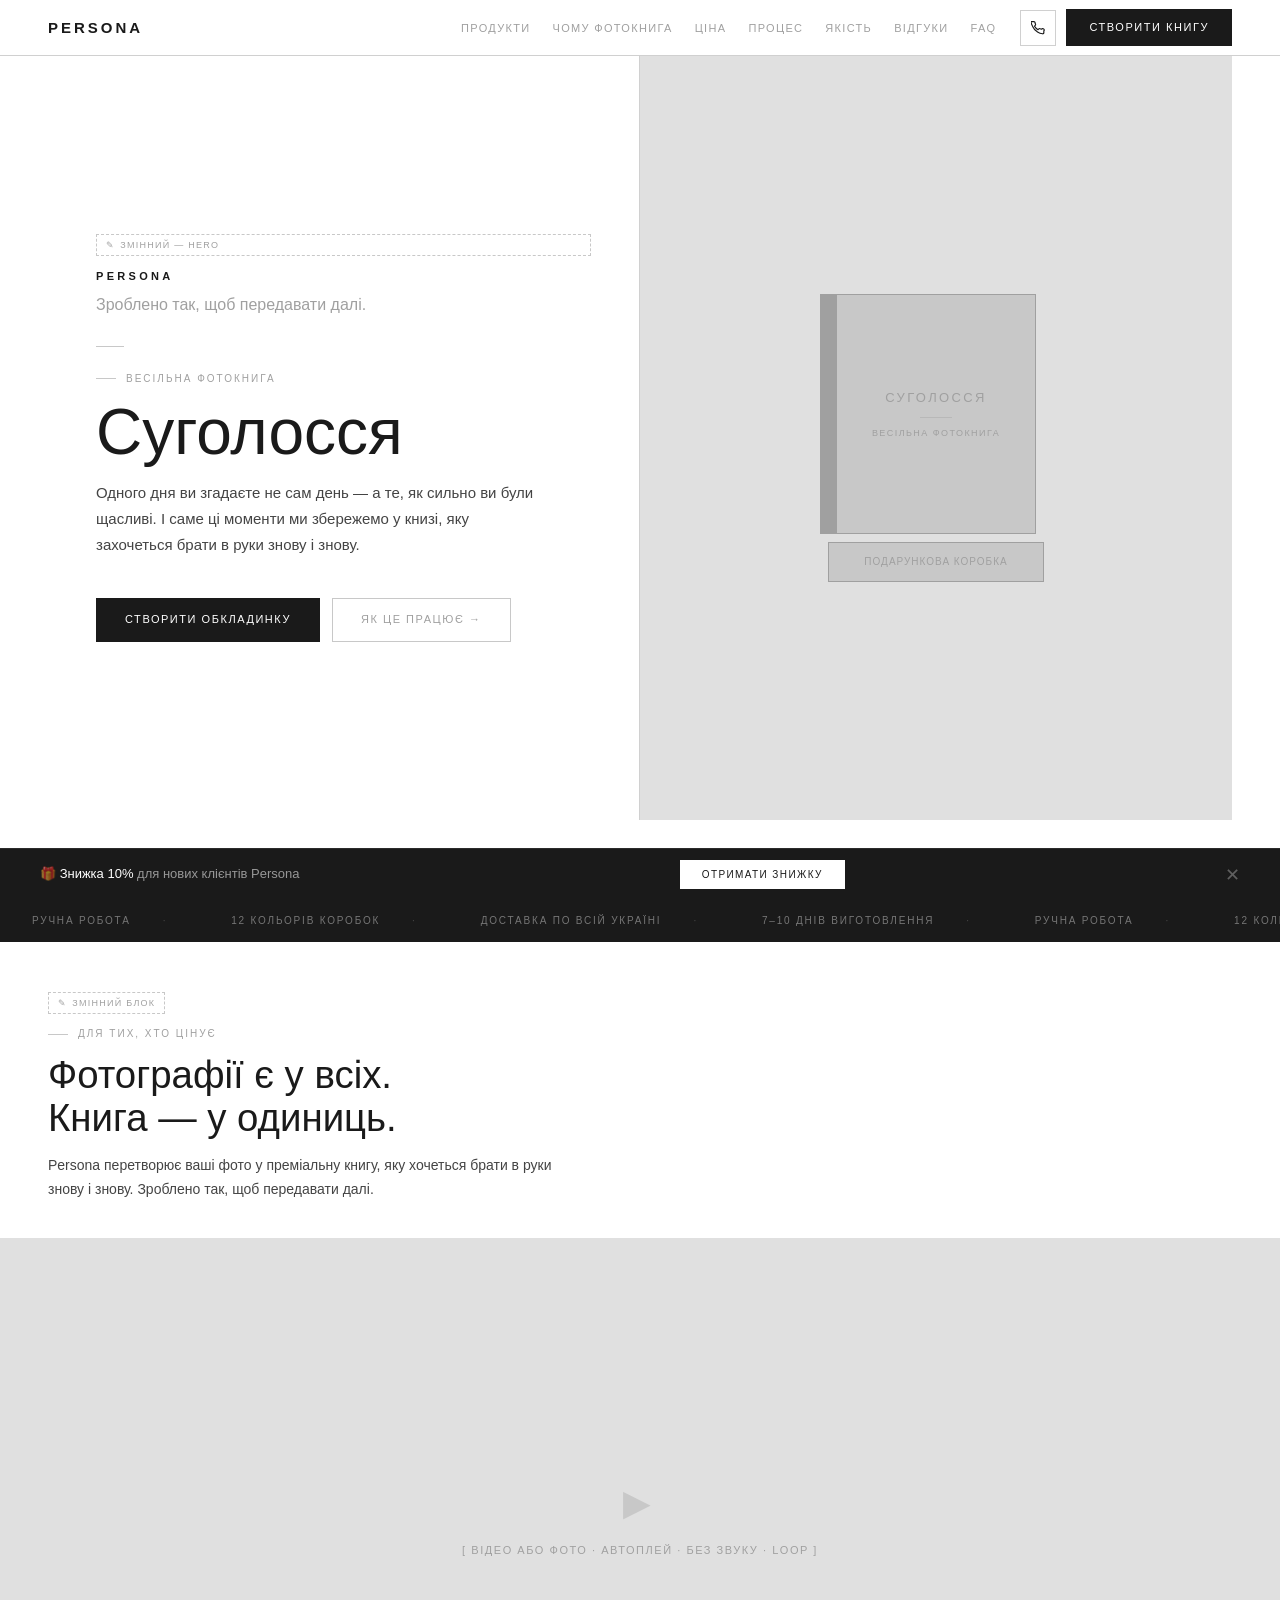
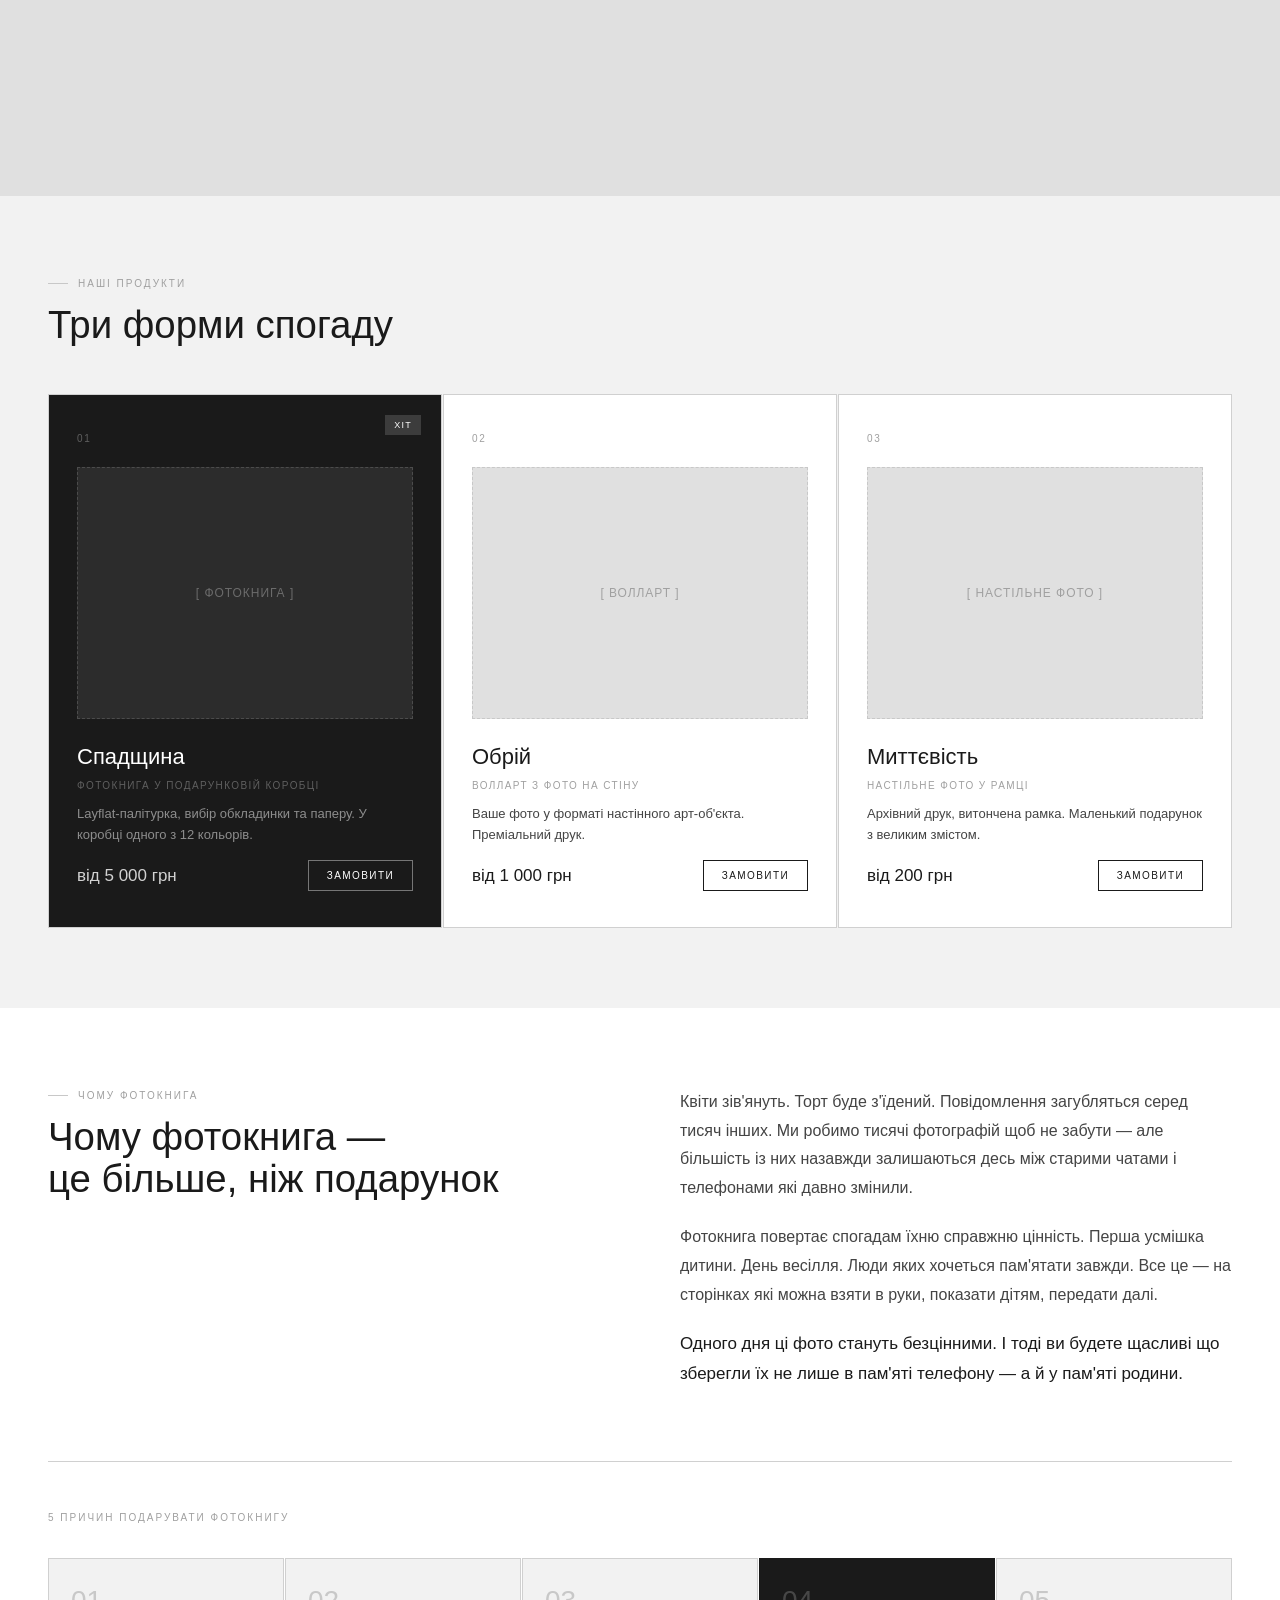
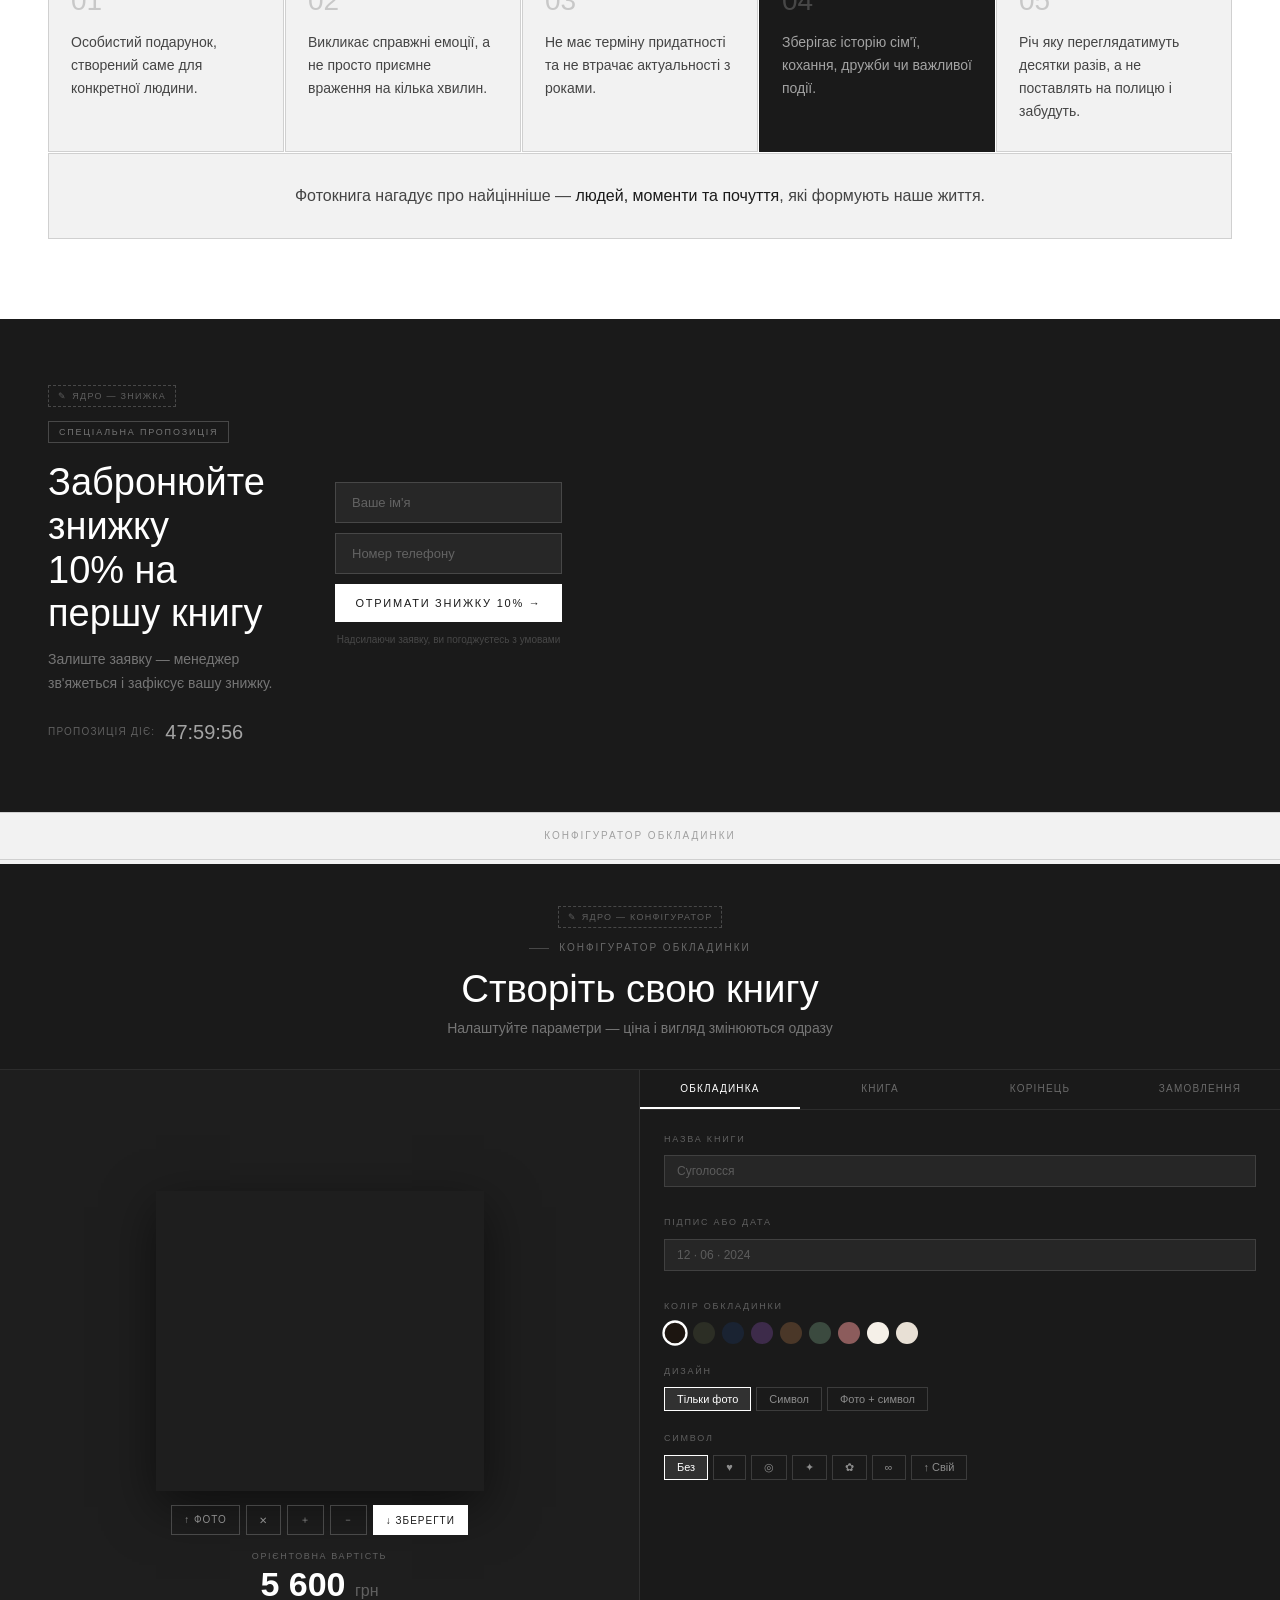
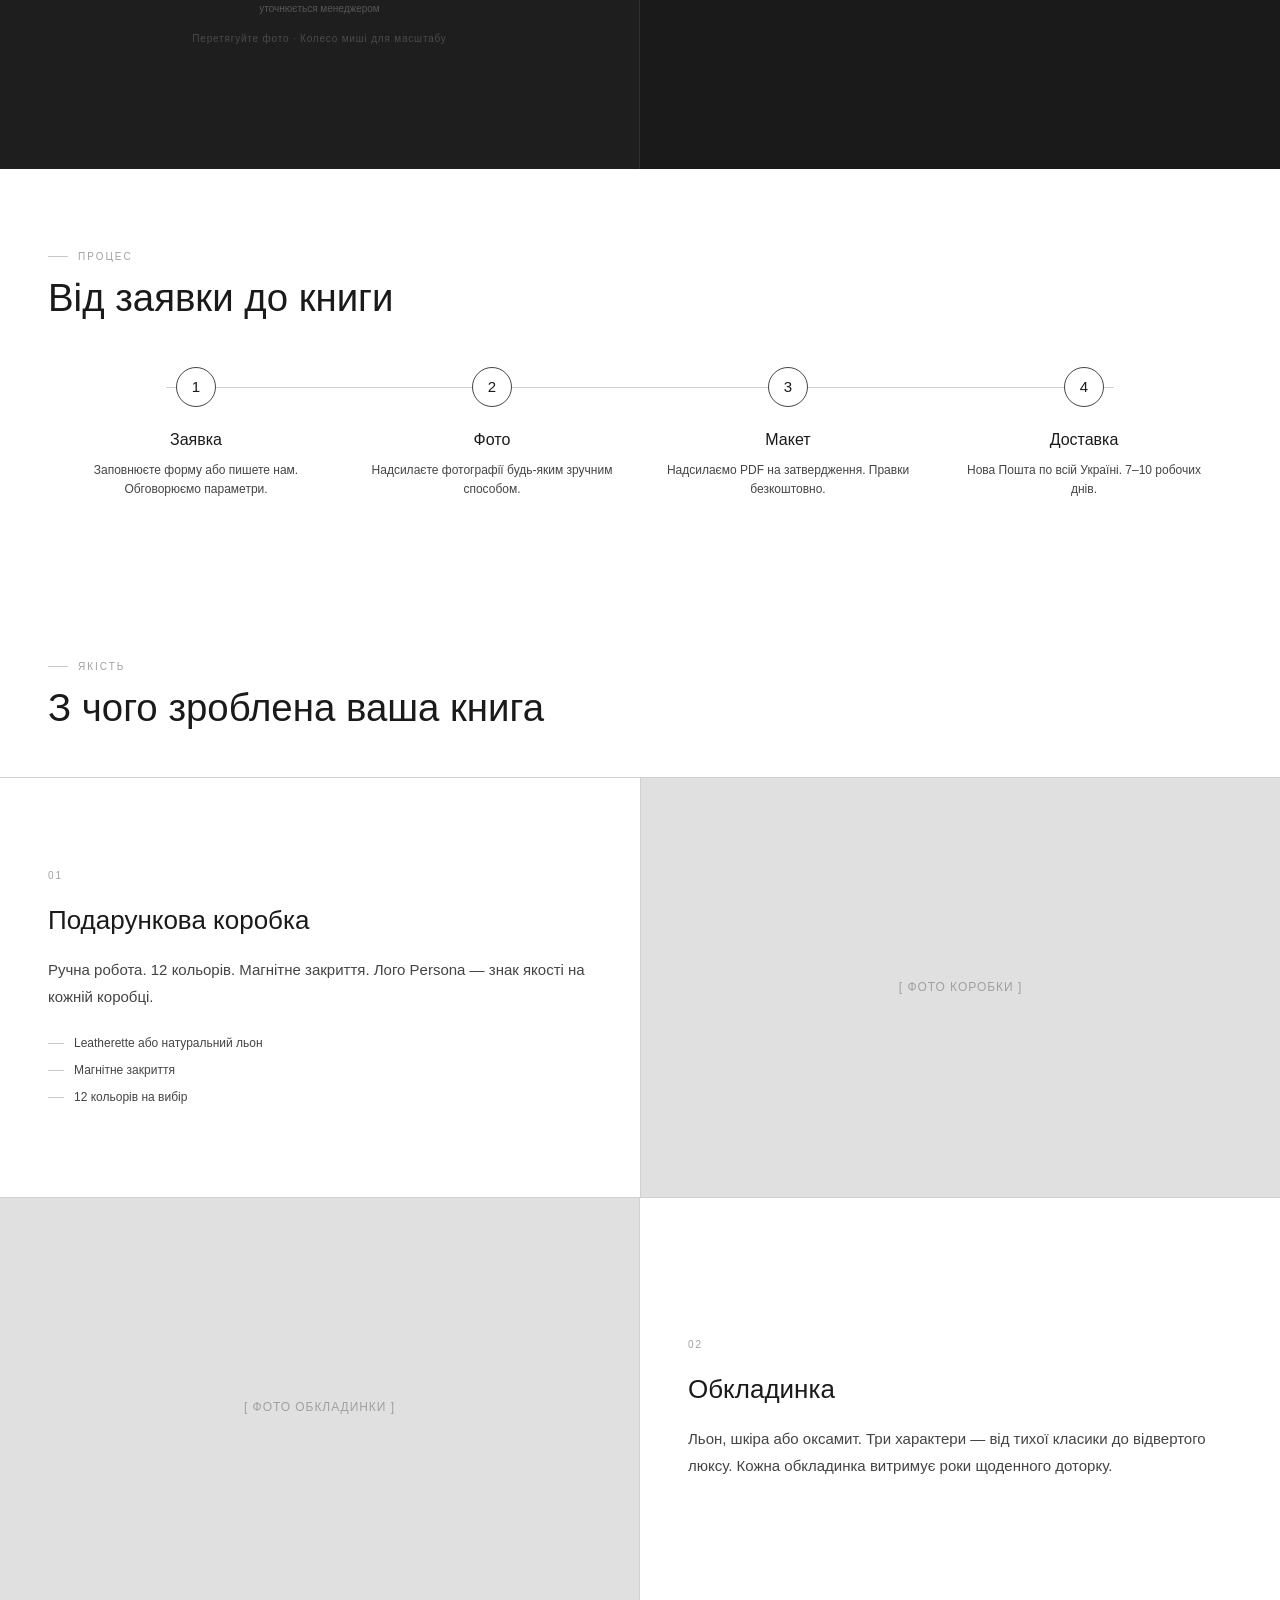
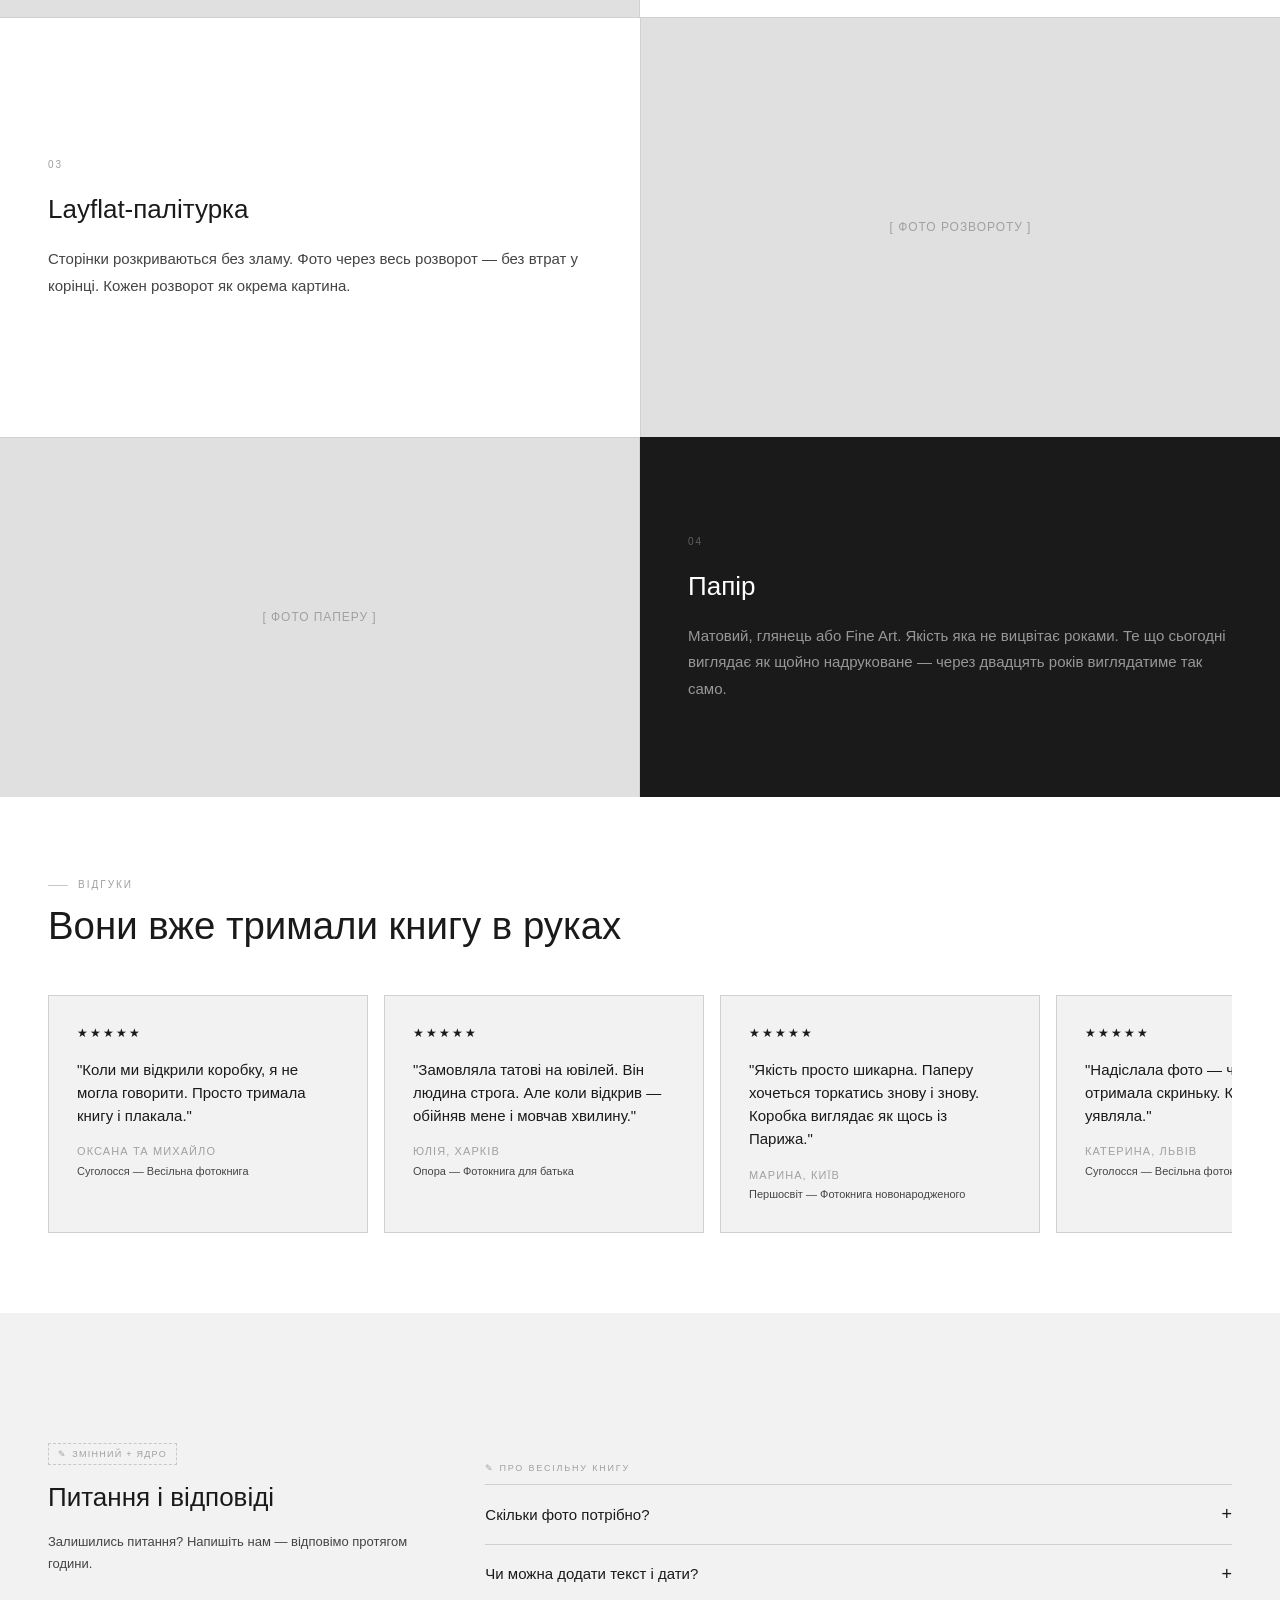
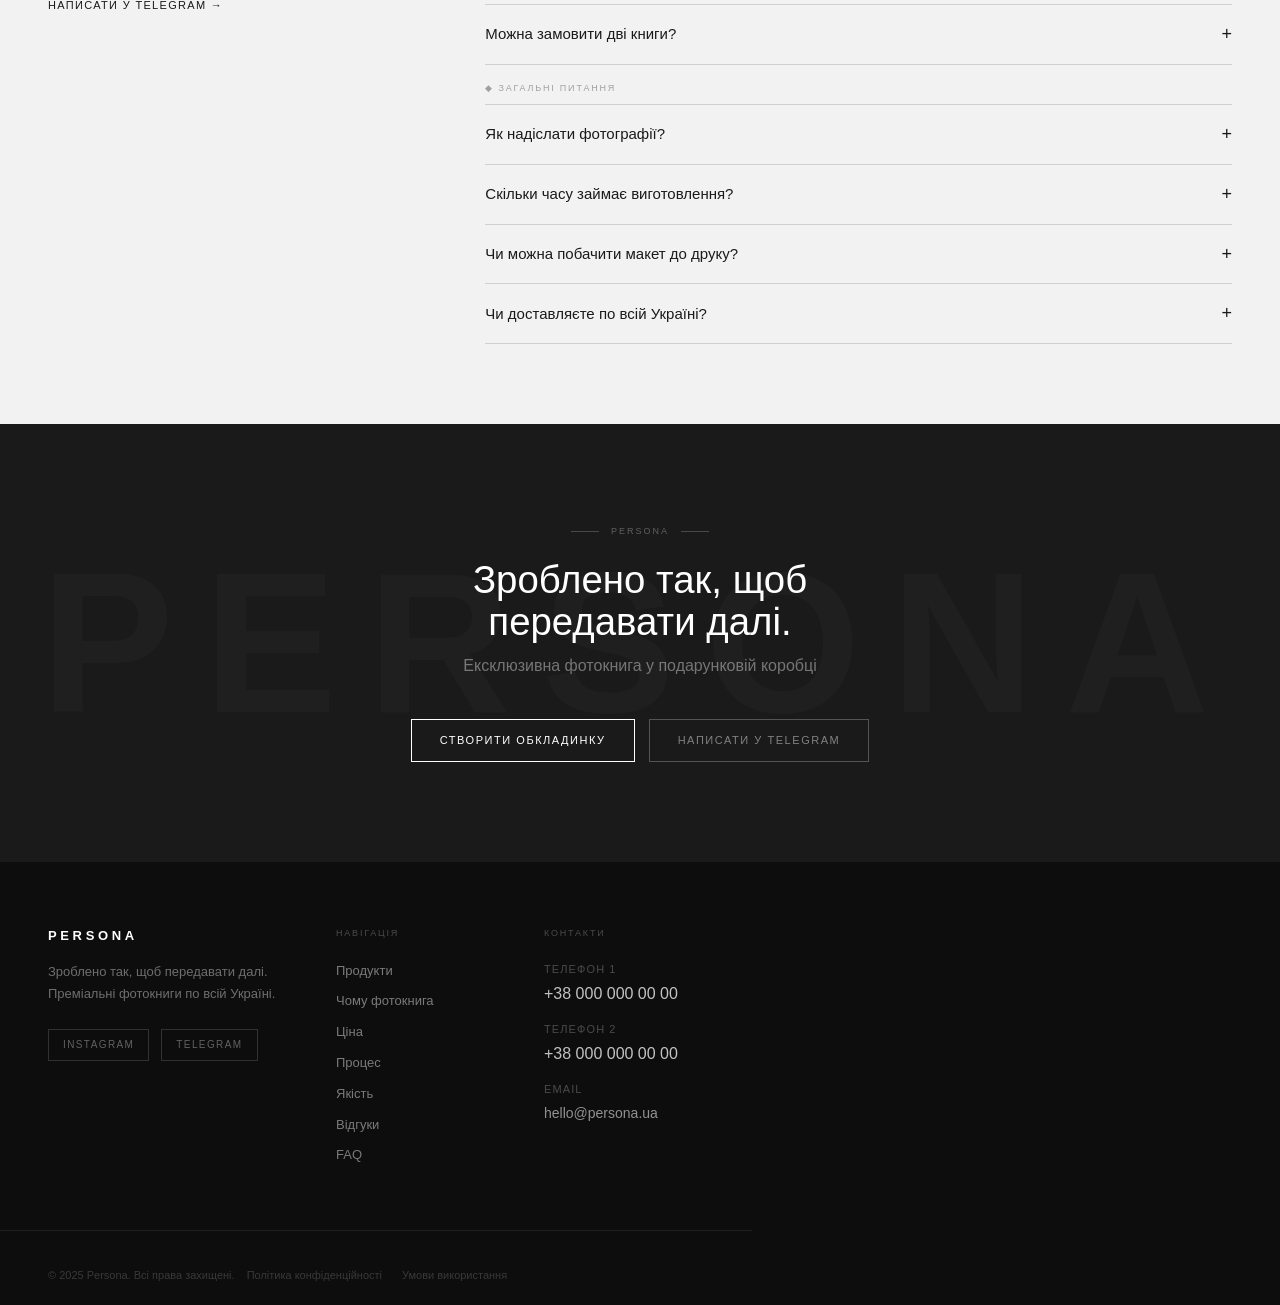
<file: persona-landing-v1/index.html>
<!DOCTYPE html>
<html lang="uk">
<head>
<meta charset="UTF-8">
<meta name="viewport" content="width=device-width, initial-scale=1.0">
<title>Persona — Wireframe v2</title>
<style>
/* ===== RESET ===== */
*, *::before, *::after { margin:0; padding:0; box-sizing:border-box; }
html { scroll-behavior:smooth; }

/* ===== VARS ===== */
:root {
  --bg:       #F2F2F2;
  --white:    #FFFFFF;
  --gray-1:   #E0E0E0;
  --gray-2:   #C8C8C8;
  --gray-3:   #A0A0A0;
  --ink:      #1A1A1A;
  --ink-soft: #444444;
  --border:   #D0D0D0;
  --ff: -apple-system, BlinkMacSystemFont, 'Segoe UI', sans-serif;
}

/* ===== BASE ===== */
body { background:var(--bg); color:var(--ink); font-family:var(--ff); font-size:14px; line-height:1.6; overflow-x:hidden; }
h1 { font-size:clamp(36px,5vw,64px); font-weight:400; line-height:1.05; }
h2 { font-size:clamp(24px,3vw,40px); font-weight:400; line-height:1.1; }
h3 { font-size:18px; font-weight:500; }
p  { color:var(--ink-soft); line-height:1.75; }
a  { text-decoration:none; color:inherit; }
section { padding:80px 48px; }

/* ===== UTILS ===== */
.eyebrow { font-size:10px; letter-spacing:.2em; text-transform:uppercase; color:var(--gray-3); display:flex; align-items:center; gap:10px; margin-bottom:12px; }
.eyebrow::before { content:''; width:20px; height:1px; background:var(--gray-2); }
.c-tag { display:inline-flex; align-items:center; gap:5px; font-size:9px; letter-spacing:.14em; text-transform:uppercase; color:var(--gray-3); border:1px dashed var(--gray-2); padding:3px 9px; margin-bottom:12px; }
.c-tag::before { content:'✎'; }
.ph { background:var(--gray-1); border:1px dashed var(--gray-2); display:flex; align-items:center; justify-content:center; color:var(--gray-3); font-size:12px; text-transform:uppercase; letter-spacing:.08em; text-align:center; }

/* ===== BUTTONS ===== */
.btn { display:inline-block; font-size:11px; letter-spacing:.14em; text-transform:uppercase; padding:12px 28px; border:1.5px solid var(--ink); color:var(--ink); cursor:pointer; background:transparent; font-family:var(--ff); transition:background .15s, color .15s; }
.btn:hover { background:var(--ink); color:#fff; }
.btn-fill { background:var(--ink); color:#fff; }
.btn-fill:hover { background:#333; }
.btn-ghost { border-color:var(--gray-2); color:var(--gray-3); }
.btn-ghost:hover { border-color:var(--ink); color:var(--ink); background:transparent; }

/* ===== NAV ===== */
nav {
  position:fixed; top:0; left:0; right:0; z-index:100;
  height:56px; background:var(--white); border-bottom:1px solid var(--border);
  display:flex; align-items:center; padding:0 48px; gap:0;
}
.nav-logo { font-size:15px; font-weight:600; letter-spacing:.2em; text-transform:uppercase; margin-right:auto; }
.nav-links { display:flex; gap:22px; list-style:none; margin-right:24px; }
.nav-links a { font-size:11px; letter-spacing:.12em; text-transform:uppercase; color:var(--gray-3); transition:color .15s; }
.nav-links a:hover { color:var(--ink); }

/* ===== 1. HERO ===== */
#hero {
  min-height:100vh; padding-top:56px;
  display:grid; grid-template-columns:1fr 1fr;
  background:var(--white);
}
.hero-left { display:flex; flex-direction:column; justify-content:center; padding:60px 48px; border-right:1px solid var(--border); }
.hero-brand { margin-bottom:28px; }
.hero-brand-name { font-size:11px; letter-spacing:.3em; text-transform:uppercase; font-weight:600; margin-bottom:6px; }
.hero-brand-tagline { font-size:16px; color:var(--gray-3); }
.hero-divider { width:28px; height:1px; background:var(--gray-2); margin-bottom:24px; }
.hero-left h1 { margin-bottom:14px; }
.hero-sub { font-size:15px; color:var(--ink-soft); max-width:440px; margin-bottom:40px; }
.hero-actions { display:flex; gap:12px; flex-wrap:wrap; }
.hero-right { background:var(--gray-1); display:flex; align-items:center; justify-content:center; padding:60px; }
.hero-book { display:flex; flex-direction:column; align-items:center; gap:8px; }
.hero-book-cover {
  width:200px; height:240px; background:var(--gray-2);
  border:1px solid var(--gray-3); display:flex; align-items:center;
  justify-content:center; flex-direction:column; gap:8px;
  position:relative;
}
.hero-book-spine { width:16px; height:240px; background:var(--gray-3); position:absolute; left:-16px; top:0; }
.hero-book-word { font-size:13px; letter-spacing:.18em; text-transform:uppercase; color:var(--gray-3); }
.hero-book-box { width:216px; height:40px; background:var(--gray-2); border:1px solid var(--gray-3); display:flex; align-items:center; justify-content:center; }
.hero-book-box span { font-size:10px; letter-spacing:.1em; text-transform:uppercase; color:var(--gray-3); }

/* ===== 2. MARQUEE ===== */
.marquee-wrap { background:var(--ink); padding:13px 0; overflow:hidden; }
.marquee-track { display:flex; animation:marquee 30s linear infinite; width:max-content; }
.marquee-track:hover { animation-play-state:paused; }
.marquee-item { font-size:10px; letter-spacing:.18em; text-transform:uppercase; color:rgba(255,255,255,.4); padding:0 32px; white-space:nowrap; display:flex; align-items:center; gap:32px; }
.marquee-item::after { content:'·'; color:rgba(255,255,255,.2); }
@keyframes marquee { from{transform:translateX(0)} to{transform:translateX(-50%)} }

/* ===== 3. EMOTIONAL ===== */
#emotional { padding:0; background:var(--white); }
.emotional-text { padding:48px 48px 36px; max-width:680px; }
.emotional-text h2 { margin:10px 0 14px; }
.emotional-video { width:100%; height:62vh; background:var(--gray-1); display:flex; align-items:center; justify-content:center; flex-direction:column; gap:10px; }
.emotional-video span { font-size:11px; letter-spacing:.14em; text-transform:uppercase; color:var(--gray-3); }

/* ===== 4. PRODUCTS ===== */
#products { background:var(--bg); }
.section-top { margin-bottom:48px; }
.products-grid { display:grid; grid-template-columns:repeat(3,1fr); gap:1px; }
.product-card { background:var(--white); padding:36px 28px; border:1px solid var(--border); cursor:pointer; transition:border-color .15s; }
.product-card:hover { border-color:var(--ink); }
.product-card.featured { background:var(--ink); color:#fff; }
.product-num { font-size:10px; letter-spacing:.16em; color:var(--gray-3); display:block; margin-bottom:20px; }
.product-card.featured .product-num { color:rgba(255,255,255,.3); }
.product-img { aspect-ratio:4/3; margin-bottom:20px; }
.product-word { font-size:22px; font-weight:400; margin-bottom:4px; }
.product-seo { font-size:10px; letter-spacing:.14em; text-transform:uppercase; color:var(--gray-3); margin-bottom:10px; display:block; }
.product-card.featured .product-seo { color:rgba(255,255,255,.3); }
.product-desc { font-size:13px; color:var(--ink-soft); line-height:1.6; margin-bottom:14px; }
.product-card.featured .product-desc { color:rgba(255,255,255,.5); }
.product-price { font-size:17px; font-weight:500; }
.product-card.featured .product-price { color:rgba(255,255,255,.8); }
.featured-tag { position:absolute; top:20px; right:20px; font-size:9px; letter-spacing:.14em; text-transform:uppercase; background:rgba(255,255,255,.15); color:#fff; padding:3px 9px; }
.product-card { position:relative; }

/* ===== 5. WHY ===== */
#why { background:var(--white); }
.why-grid { display:grid; grid-template-columns:1.4fr 1fr 1fr; gap:1px; margin-top:48px; }
.why-card { background:var(--bg); border:1px solid var(--border); padding:32px 28px; }
.why-card-large { grid-row:span 2; background:var(--ink); color:#fff; }
.why-num { font-size:9px; letter-spacing:.2em; text-transform:uppercase; color:var(--gray-3); margin-bottom:12px; display:block; }
.why-card-large .why-num { color:rgba(255,255,255,.3); }
.why-title { font-size:18px; font-weight:400; margin-bottom:10px; line-height:1.25; }
.why-card-large .why-title { font-size:22px; color:#fff; }
.why-body { font-size:13px; color:var(--ink-soft); line-height:1.65; }
.why-card-large .why-body { color:rgba(255,255,255,.5); }
.why-compare { margin-top:20px; display:flex; flex-direction:column; gap:7px; }
.why-cmp { font-size:12px; padding:7px 10px; }
.why-cmp.bad  { background:rgba(255,255,255,.06); color:rgba(255,255,255,.4); }
.why-cmp.good { background:rgba(255,255,255,.12); color:rgba(255,255,255,.8); }

/* ===== DISCOUNT ===== */
#discount { background:var(--ink); color:#fff; display:grid; grid-template-columns:1fr 1fr; gap:60px; padding:64px 48px; }
.disc-badge { font-size:9px; letter-spacing:.2em; text-transform:uppercase; border:1px solid rgba(255,255,255,.2); color:rgba(255,255,255,.4); padding:3px 10px; display:inline-block; margin-bottom:18px; }
.disc-title { font-size:clamp(24px,3vw,38px); font-weight:400; line-height:1.15; margin-bottom:12px; }
.disc-sub { font-size:14px; color:rgba(255,255,255,.4); line-height:1.7; margin-bottom:20px; }
.disc-timer-wrap { display:flex; align-items:center; gap:10px; }
.disc-timer-label { font-size:10px; letter-spacing:.12em; text-transform:uppercase; color:rgba(255,255,255,.3); }
.disc-timer { font-size:20px; color:rgba(255,255,255,.6); font-weight:500; }
.disc-form { display:flex; flex-direction:column; gap:10px; justify-content:center; }
.disc-input { background:rgba(255,255,255,.06); border:1px solid rgba(255,255,255,.15); padding:12px 16px; font-size:13px; color:#fff; font-family:var(--ff); outline:none; transition:border-color .15s; }
.disc-input::placeholder { color:rgba(255,255,255,.28); }
.disc-input:focus { border-color:rgba(255,255,255,.4); }
.disc-submit { background:#fff; border:none; padding:13px; font-size:11px; letter-spacing:.16em; text-transform:uppercase; color:var(--ink); cursor:pointer; font-family:var(--ff); transition:background .15s; }
.disc-submit:hover { background:#e8e8e8; }
.disc-note { font-size:10px; color:rgba(255,255,255,.2); text-align:center; }

/* ===== CONFIGURATOR ===== */
#configurator { padding:0; background:var(--ink); color:#fff; }
.cfg-header { text-align:center; padding:40px 48px 28px; }
.cfg-header h2 { color:#fff; margin-top:8px; }
.cfg-header p { color:rgba(255,255,255,.4); margin-top:6px; }
.cfg-header .eyebrow { justify-content:center; color:rgba(255,255,255,.35); }
.cfg-header .eyebrow::before { background:rgba(255,255,255,.2); }
.cfg-layout { display:grid; grid-template-columns:1fr 1fr; height:calc(100vh - 200px); min-height:560px; max-height:760px; border-top:1px solid rgba(255,255,255,.08); }

/* Preview col */
.cfg-preview { display:flex; flex-direction:column; align-items:center; justify-content:center; padding:28px; gap:14px; border-right:1px solid rgba(255,255,255,.08); background:rgba(255,255,255,.02); }
.cfg-book-wrap { display:flex; gap:0; box-shadow:0 16px 48px rgba(0,0,0,.5); }
#spineCanvas { display:block; flex-shrink:0; }
#bookCanvas  { display:block; cursor:grab; }
#bookCanvas:active { cursor:grabbing; }
.cfg-photo-btns { display:flex; gap:6px; flex-wrap:wrap; justify-content:center; }
.cfg-pbtn { font-size:10px; letter-spacing:.1em; text-transform:uppercase; padding:6px 12px; background:transparent; border:1px solid rgba(255,255,255,.2); color:rgba(255,255,255,.5); cursor:pointer; font-family:var(--ff); transition:all .15s; }
.cfg-pbtn:hover { border-color:rgba(255,255,255,.5); color:#fff; }
.cfg-pbtn.primary { background:#fff; color:var(--ink); border-color:#fff; }
.cfg-pbtn.primary:hover { background:#e8e8e8; }
.cfg-price-wrap { text-align:center; }
.cfg-price-label { font-size:9px; letter-spacing:.18em; text-transform:uppercase; color:rgba(255,255,255,.3); display:block; margin-bottom:4px; }
.cfg-price-val { font-size:34px; font-weight:600; color:#fff; line-height:1; }
.cfg-price-sub { font-size:10px; color:rgba(255,255,255,.25); }
.cfg-drag-hint { font-size:10px; color:rgba(255,255,255,.2); letter-spacing:.08em; text-align:center; }

/* Params col */
.cfg-params { display:flex; flex-direction:column; overflow:hidden; }
.cfg-tabs { display:flex; border-bottom:1px solid rgba(255,255,255,.08); flex-shrink:0; }
.cfg-tab { flex:1; padding:13px 6px; font-size:10px; letter-spacing:.12em; text-transform:uppercase; color:rgba(255,255,255,.35); background:transparent; border:none; border-bottom:2px solid transparent; cursor:pointer; font-family:var(--ff); transition:all .15s; }
.cfg-tab:hover { color:rgba(255,255,255,.65); }
.cfg-tab.active { color:#fff; border-bottom-color:#fff; }
.cfg-panels { flex:1; overflow:hidden; position:relative; }
.cfg-panel { position:absolute; inset:0; padding:22px 24px; overflow-y:auto; display:none; scrollbar-width:thin; scrollbar-color:rgba(255,255,255,.1) transparent; }
.cfg-panel.active { display:block; }
.cfg-group { margin-bottom:20px; }
.cfg-lbl { font-size:9px; letter-spacing:.2em; text-transform:uppercase; color:rgba(255,255,255,.3); display:block; margin-bottom:9px; }
.cfg-opts { display:flex; flex-wrap:wrap; gap:5px; }
.cfg-opt { font-size:11px; padding:5px 12px; background:transparent; border:1px solid rgba(255,255,255,.15); color:rgba(255,255,255,.5); cursor:pointer; font-family:var(--ff); transition:all .15s; }
.cfg-opt:hover { border-color:rgba(255,255,255,.4); color:rgba(255,255,255,.85); }
.cfg-opt.active { border-color:#fff; background:rgba(255,255,255,.1); color:#fff; }
.cfg-input { width:100%; background:rgba(255,255,255,.05); border:1px solid rgba(255,255,255,.12); padding:8px 12px; font-size:12px; color:#fff; font-family:var(--ff); outline:none; transition:border-color .15s; margin-bottom:8px; }
.cfg-input::placeholder { color:rgba(255,255,255,.25); }
.cfg-input:focus { border-color:rgba(255,255,255,.4); }
.cfg-slider { width:100%; -webkit-appearance:none; height:1px; background:rgba(255,255,255,.18); outline:none; margin-bottom:6px; }
.cfg-slider::-webkit-slider-thumb { -webkit-appearance:none; width:13px; height:13px; border-radius:50%; background:#fff; cursor:pointer; }
.cdot { width:22px; height:22px; border-radius:50%; cursor:pointer; border:2px solid transparent; transition:border-color .15s, transform .15s; position:relative; display:inline-block; }
.cdot:hover, .cdot.active { border-color:#fff; transform:scale(1.15); }
.cdot-tip { position:absolute; bottom:-18px; left:50%; transform:translateX(-50%); font-size:9px; white-space:nowrap; color:rgba(255,255,255,.4); display:none; z-index:10; pointer-events:none; }
.cdot:hover .cdot-tip { display:block; }
.color-row { display:flex; flex-wrap:wrap; gap:7px; margin-top:2px; }
.sum-line { display:flex; justify-content:space-between; padding:7px 0; border-bottom:1px solid rgba(255,255,255,.07); font-size:11px; }
.sum-key { color:rgba(255,255,255,.35); }
.sum-val { color:rgba(255,255,255,.75); font-weight:500; }
.cfg-submit { width:100%; background:#fff; border:none; padding:12px; font-size:11px; letter-spacing:.14em; text-transform:uppercase; color:var(--ink); cursor:pointer; font-family:var(--ff); margin-top:4px; transition:background .15s; }
.cfg-submit:hover { background:#e8e8e8; }

/* ===== HOW ===== */
#how { background:var(--white); }
.steps-grid { display:grid; grid-template-columns:repeat(4,1fr); gap:0; margin-top:48px; position:relative; }
.steps-grid::before { content:''; position:absolute; top:20px; left:10%; right:10%; height:1px; background:var(--border); }
.step { text-align:center; padding:0 20px; }
.step-num { width:40px; height:40px; border-radius:50%; border:1.5px solid var(--ink-soft); background:var(--white); display:flex; align-items:center; justify-content:center; margin:0 auto 20px; position:relative; z-index:2; font-size:15px; }
.step-title { font-size:16px; font-weight:500; margin-bottom:8px; }
.step-body { font-size:12px; color:var(--ink-soft); line-height:1.6; }

/* ===== MATERIALS ===== */
#materials { background:var(--bg); }
.mat-grid { display:grid; grid-template-columns:1.3fr 1fr 1fr; gap:1px; margin-top:48px; }
.mat-card { background:var(--white); padding:36px 28px; border:1px solid var(--border); }
.mat-card.dark { background:var(--ink); color:#fff; }
.mat-card.dark p { color:rgba(255,255,255,.45); }
.mat-name { font-size:20px; font-weight:500; margin-bottom:8px; }
.mat-desc { font-size:13px; color:var(--ink-soft); line-height:1.65; }
.mat-tags { margin-top:20px; display:flex; flex-direction:column; gap:8px; }
.mat-tag { font-size:12px; color:rgba(255,255,255,.5); display:flex; align-items:center; gap:10px; }
.mat-tag::before { content:'—'; color:rgba(255,255,255,.3); }
.mat-cols { display:flex; flex-direction:column; gap:1px; }

/* ===== REVIEWS ===== */
#reviews { background:var(--white); overflow:hidden; }
.reviews-track { display:flex; gap:16px; margin-top:48px; overflow-x:auto; scrollbar-width:none; cursor:grab; }
.reviews-track::-webkit-scrollbar { display:none; }
.rev-card { flex:0 0 320px; background:var(--bg); border:1px solid var(--border); padding:28px; }
.rev-stars { font-size:12px; letter-spacing:2px; margin-bottom:14px; }
.rev-text { font-size:15px; line-height:1.55; margin-bottom:16px; }
.rev-who { font-size:11px; letter-spacing:.1em; text-transform:uppercase; color:var(--gray-3); }
.rev-what { font-size:11px; color:var(--ink-soft); margin-top:2px; }

/* ===== FAQ ===== */
#faq { background:var(--bg); }
.faq-layout { display:grid; grid-template-columns:1fr 2fr; gap:64px; margin-top:48px; }
.faq-side-title { font-size:26px; font-weight:400; margin-bottom:12px; }
.faq-side-body { font-size:13px; color:var(--ink-soft); line-height:1.7; margin-bottom:18px; }
.faq-side-link { font-size:11px; letter-spacing:.12em; text-transform:uppercase; color:var(--ink); text-decoration:none; }
.faq-group-lbl { font-size:9px; letter-spacing:.2em; text-transform:uppercase; color:var(--gray-3); padding-bottom:9px; margin-top:20px; border-bottom:1px solid var(--border); }
.faq-item { border-bottom:1px solid var(--border); }
.faq-q { padding:15px 0; display:flex; justify-content:space-between; align-items:center; gap:12px; cursor:pointer; font-size:15px; transition:color .15s; }
.faq-q:hover { color:var(--gray-3); }
.faq-plus { font-size:18px; transition:transform .25s; flex-shrink:0; }
.faq-item.open .faq-plus { transform:rotate(45deg); }
.faq-a { font-size:13px; color:var(--ink-soft); max-height:0; overflow:hidden; transition:max-height .3s ease, padding .3s; line-height:1.7; }
.faq-item.open .faq-a { max-height:160px; padding-bottom:15px; }

/* ===== CTA ===== */
#cta { background:var(--ink); text-align:center; padding:100px 48px; position:relative; overflow:hidden; }
#cta::before { content:'PERSONA'; position:absolute; font-size:200px; font-weight:600; color:rgba(255,255,255,.025); top:50%; left:50%; transform:translate(-50%,-50%); letter-spacing:.15em; white-space:nowrap; pointer-events:none; }
.cta-eyebrow { font-size:9px; letter-spacing:.22em; text-transform:uppercase; color:rgba(255,255,255,.3); display:flex; align-items:center; justify-content:center; gap:12px; margin-bottom:20px; }
.cta-eyebrow::before, .cta-eyebrow::after { content:''; width:28px; height:1px; background:rgba(255,255,255,.2); }
#cta h2 { color:#fff; margin-bottom:10px; position:relative; }
.cta-sub { font-size:16px; color:rgba(255,255,255,.4); margin-bottom:40px; position:relative; display:block; }
.cta-actions { display:flex; gap:14px; justify-content:center; flex-wrap:wrap; position:relative; }
.btn-w { border-color:#fff; color:#fff; }
.btn-w:hover { background:#fff; color:var(--ink); }
.btn-wg { border-color:rgba(255,255,255,.25); color:rgba(255,255,255,.45); }
.btn-wg:hover { border-color:rgba(255,255,255,.5); color:#fff; background:transparent; }

/* ===== FOOTER ===== */
footer { background:#0d0d0d; padding:36px 48px; display:flex; align-items:center; justify-content:space-between; flex-wrap:wrap; gap:16px; }
.footer-logo { font-size:14px; letter-spacing:.2em; text-transform:uppercase; font-weight:600; color:rgba(255,255,255,.25); }
.footer-copy { font-size:11px; color:rgba(255,255,255,.15); }
.footer-links { display:flex; gap:20px; list-style:none; }
.footer-links a { font-size:11px; letter-spacing:.1em; text-transform:uppercase; color:rgba(255,255,255,.2); transition:color .15s; }
.footer-links a:hover { color:rgba(255,255,255,.6); }

/* ===== STICKY BANNER ===== */
.sticky-banner { position:fixed; bottom:0; left:0; right:0; z-index:500; background:var(--ink); border-top:1px solid rgba(255,255,255,.08); padding:11px 40px; display:flex; align-items:center; justify-content:space-between; gap:20px; transform:translateY(100%); transition:transform .35s ease; }
.sticky-banner.show { transform:translateY(0); }
.sticky-banner-text { font-size:13px; color:rgba(255,255,255,.55); }
.sticky-banner-text strong { color:#fff; font-weight:500; }
.sb-btn { font-size:10px; letter-spacing:.14em; text-transform:uppercase; padding:9px 22px; background:#fff; color:var(--ink); border:none; cursor:pointer; font-family:var(--ff); white-space:nowrap; flex-shrink:0; }
.sb-close { background:transparent; border:none; color:rgba(255,255,255,.3); font-size:18px; cursor:pointer; flex-shrink:0; line-height:1; }

/* ===== FADE ===== */
.fade-up { opacity:0; transform:translateY(20px); transition:opacity .65s ease, transform .65s ease; }
.fade-up.visible { opacity:1; transform:none; }

/* ===== MOBILE ===== */
@media (max-width:768px) {
  section { padding:56px 20px; }
  nav { padding:0 20px; }
  .nav-links { display:none; }
  #hero { grid-template-columns:1fr; }
  .hero-right { display:none; }
  .hero-left { padding:80px 20px 48px; }
  #emotional .emotional-text { padding:40px 20px 28px; }
  .products-grid { grid-template-columns:1fr; }
  .why-grid { grid-template-columns:1fr; }
  .why-card-large { grid-row:span 1; }
  #discount { grid-template-columns:1fr; gap:32px; padding:48px 20px; }
  .cfg-layout { grid-template-columns:1fr; height:auto; max-height:none; }
  .cfg-preview { border-right:none; border-bottom:1px solid rgba(255,255,255,.08); padding:24px 16px; }
  .cfg-params { height:500px; }
  .steps-grid { grid-template-columns:1fr 1fr; }
  .steps-grid::before { display:none; }
  .mat-grid { grid-template-columns:1fr; }
  .faq-layout { grid-template-columns:1fr; gap:32px; }
  #cta { padding:64px 20px; }
  footer { flex-direction:column; align-items:flex-start; padding:28px 20px; }
  .sticky-banner { padding:11px 20px; }
}
@media (max-width:480px) {
  h1 { font-size:30px; }
  h2 { font-size:22px; }
}
</style>
</head>
<body>

<!-- STICKY BANNER -->
<div class="sticky-banner" id="sticky-banner">
  <div class="sticky-banner-text">🎁 <strong>Знижка 10%</strong> для нових клієнтів Persona</div>
  <button class="sb-btn" onclick="document.getElementById('discount').scrollIntoView({behavior:'smooth'});closeBanner()">Отримати знижку</button>
  <button class="sb-close" onclick="closeBanner()">✕</button>
</div>

<!-- NAV -->
<nav id="nav">
  <div class="nav-logo">Persona</div>
  <ul class="nav-links">
    <li><a href="#products">Продукти</a></li>
    <li><a href="#why">Чому фотокнига</a></li>
    <li><a href="#configurator">Ціна</a></li>
    <li><a href="#how">Процес</a></li>
    <li><a href="#materials">Якість</a></li>
    <li><a href="#reviews">Відгуки</a></li>
    <li><a href="#faq">FAQ</a></li>
  </ul>
  <a href="tel:+380000000000" style="display:flex;align-items:center;justify-content:center;width:36px;height:36px;border:1.5px solid var(--border);color:var(--ink);margin-right:10px;transition:all .15s;" title="+38 000 000 00 00" onmouseover="this.style.background='var(--ink)';this.style.color='#fff'" onmouseout="this.style.background='transparent';this.style.color='var(--ink)'"><svg width="14" height="14" viewBox="0 0 24 24" fill="none" stroke="currentColor" stroke-width="2" stroke-linecap="round" stroke-linejoin="round"><path d="M22 16.92v3a2 2 0 01-2.18 2 19.79 19.79 0 01-8.63-3.07A19.5 19.5 0 013.07 9.81a19.79 19.79 0 01-3.07-8.68A2 2 0 012 1h3a2 2 0 012 1.72c.127.96.361 1.903.7 2.81a2 2 0 01-.45 2.11L6.09 8.91a16 16 0 006 6l1.27-1.27a2 2 0 012.11-.45c.907.339 1.85.573 2.81.7A2 2 0 0122 16.92z"></path></svg></a><a href="#configurator" class="btn btn-fill" style="font-size:11px;padding:9px 22px">Створити книгу</a>
</nav>


<!-- 1. HERO -->
<section id="hero">
  <div class="hero-left fade-up">
    <div class="c-tag">Змінний — Hero</div>
    <div class="hero-brand">
      <div class="hero-brand-name">Persona</div>
      <div class="hero-brand-tagline">Зроблено так, щоб передавати далі.</div>
    </div>
    <div class="hero-divider"></div>
    <div class="eyebrow">Весільна фотокнига</div>
    <h1>Суголосся</h1>
    <p class="hero-sub">Одного дня ви згадаєте не сам день — а те, як сильно ви були щасливі. І саме ці моменти ми збережемо у книзі, яку захочеться брати в руки знову і знову.</p>
    <div class="hero-actions">
      <a href="#configurator" class="btn btn-fill">Створити обкладинку</a>
      <a href="#how" class="btn btn-ghost">Як це працює →</a>
    </div>
  </div>
  <div class="hero-right">
    <div class="hero-book">
      <div style="position:relative">
        <div class="hero-book-spine"></div>
        <div class="hero-book-cover">
          <div class="hero-book-word">Суголосся</div>
          <div style="width:32px;height:1px;background:var(--gray-3);opacity:.4"></div>
          <div style="font-size:9px;letter-spacing:.16em;text-transform:uppercase;color:var(--gray-3)">Весільна фотокнига</div>
        </div>
      </div>
      <div class="hero-book-box"><span>Подарункова коробка</span></div>
    </div>
  </div>
</section>


<!-- 2. MARQUEE -->
<div class="marquee-wrap">
  <div class="marquee-track">
    <span class="marquee-item">Ручна робота</span>
    <span class="marquee-item">12 кольорів коробок</span>
    <span class="marquee-item">Доставка по всій Україні</span>
    <span class="marquee-item">7–10 днів виготовлення</span>
    <span class="marquee-item">Ручна робота</span>
    <span class="marquee-item">12 кольорів коробок</span>
    <span class="marquee-item">Доставка по всій Україні</span>
    <span class="marquee-item">7–10 днів виготовлення</span>
    <span class="marquee-item">Ручна робота</span>
    <span class="marquee-item">12 кольорів коробок</span>
    <span class="marquee-item">Доставка по всій Україні</span>
    <span class="marquee-item">7–10 днів виготовлення</span>
    <span class="marquee-item">Ручна робота</span>
    <span class="marquee-item">12 кольорів коробок</span>
    <span class="marquee-item">Доставка по всій Україні</span>
    <span class="marquee-item">7–10 днів виготовлення</span>
  </div>
</div>


<!-- 3. EMOTIONAL -->
<div id="emotional" class="fade-up">
  <div class="emotional-text">
    <div class="c-tag">Змінний блок</div>
    <div class="eyebrow">Для тих, хто цінує</div>
    <h2>Фотографії є у всіх.<br>Книга — у одиниць.</h2>
    <p style="margin-top:14px;max-width:520px">Persona перетворює ваші фото у преміальну книгу, яку хочеться брати в руки знову і знову. Зроблено так, щоб передавати далі.</p>
  </div>
  <div class="emotional-video">
    <span style="font-size:36px;color:var(--gray-2)">▶</span>
    <span>[ Відео або фото · Автоплей · Без звуку · Loop ]</span>
  </div>
</div>


<!-- 4. PRODUCTS -->
<section id="products" class="fade-up">
  <div class="section-top">
    <div class="eyebrow">Наші продукти</div>
    <h2 style="margin-top:10px">Три форми спогаду</h2>
  </div>
  <div class="products-grid">
    <div class="product-card featured">
      <span class="featured-tag">Хіт</span>
      <span class="product-num">01</span>
      <div class="product-img ph" style="background:rgba(255,255,255,.08);border-color:rgba(255,255,255,.15);color:rgba(255,255,255,.3)">[ Фотокнига ]</div>
      <div class="product-word" style="color:#fff">Спадщина</div>
      <span class="product-seo">Фотокнига у подарунковій коробці</span>
      <p class="product-desc">Layflat-палітурка, вибір обкладинки та паперу. У коробці одного з 12 кольорів.</p>
      <div style="display:flex;align-items:center;justify-content:space-between;margin-top:14px;flex-wrap:wrap;gap:10px;">
        <div class="product-price">від 5 000 грн</div>
        <button onclick="openModal('book')" style="font-size:10px;letter-spacing:.14em;text-transform:uppercase;padding:9px 18px;border:1px solid rgba(255,255,255,.4);background:transparent;color:#fff;cursor:pointer;font-family:inherit;transition:all .15s;" onmouseover="this.style.background='rgba(255,255,255,.1)'" onmouseout="this.style.background='transparent'">Замовити</button>
      </div>
    </div>
    <div class="product-card">
      <span class="product-num">02</span>
      <div class="product-img ph">[ Волларт ]</div>
      <div class="product-word">Обрій</div>
      <span class="product-seo">Волларт з фото на стіну</span>
      <p class="product-desc">Ваше фото у форматі настінного арт-об'єкта. Преміальний друк.</p>
      <div style="display:flex;align-items:center;justify-content:space-between;margin-top:14px;flex-wrap:wrap;gap:10px;">
        <div class="product-price">від 1 000 грн</div>
        <button onclick="openModal('wall')" style="font-size:10px;letter-spacing:.14em;text-transform:uppercase;padding:9px 18px;border:1.5px solid #1A1A1A;background:transparent;color:#1A1A1A;cursor:pointer;font-family:inherit;transition:all .15s;" onmouseover="this.style.background='#1A1A1A';this.style.color='#fff'" onmouseout="this.style.background='transparent';this.style.color='#1A1A1A'">Замовити</button>
      </div>
    </div>
    <div class="product-card">
      <span class="product-num">03</span>
      <div class="product-img ph">[ Настільне фото ]</div>
      <div class="product-word">Миттєвість</div>
      <span class="product-seo">Настільне фото у рамці</span>
      <p class="product-desc">Архівний друк, витончена рамка. Маленький подарунок з великим змістом.</p>
      <div style="display:flex;align-items:center;justify-content:space-between;margin-top:14px;flex-wrap:wrap;gap:10px;">
        <div class="product-price">від 200 грн</div>
        <button onclick="openModal('frame')" style="font-size:10px;letter-spacing:.14em;text-transform:uppercase;padding:9px 18px;border:1.5px solid #1A1A1A;background:transparent;color:#1A1A1A;cursor:pointer;font-family:inherit;transition:all .15s;" onmouseover="this.style.background='#1A1A1A';this.style.color='#fff'" onmouseout="this.style.background='transparent';this.style.color='#1A1A1A'">Замовити</button>
      </div>
    </div>
  </div>
</section>


<!-- 5. WHY PHOTOBOOK -->
<section id="why" class="fade-up" style="background:var(--white);">

  <!-- Верхня частина — емоційний текст -->
  <div style="display:grid;grid-template-columns:1fr 1fr;gap:80px;align-items:start;margin-bottom:72px;">
    <div>
      <div class="eyebrow">Чому фотокнига</div>
      <h2 style="margin-top:12px;">Чому фотокнига —<br>це більше, ніж подарунок</h2>
    </div>
    <div>
      <p style="font-size:16px;line-height:1.8;color:var(--ink-soft);margin-bottom:20px;">
        Квіти зів'януть. Торт буде з'їдений. Повідомлення загубляться серед тисяч інших. Ми робимо тисячі фотографій щоб не забути — але більшість із них назавжди залишаються десь між старими чатами і телефонами які давно змінили.
      </p>
      <p style="font-size:16px;line-height:1.8;color:var(--ink-soft);margin-bottom:20px;">
        Фотокнига повертає спогадам їхню справжню цінність. Перша усмішка дитини. День весілля. Люди яких хочеться пам'ятати завжди. Все це — на сторінках які можна взяти в руки, показати дітям, передати далі.
      </p>
      <p style="font-size:17px;line-height:1.75;color:var(--ink);font-weight:400;">
        Одного дня ці фото стануть безцінними. І тоді ви будете щасливі що зберегли їх не лише в пам'яті телефону — а й у пам'яті родини.
      </p>
    </div>
  </div>

  <!-- Нижня частина — 5 причин -->
  <div style="border-top:1px solid var(--border);padding-top:48px;">
    <div style="font-size:10px;letter-spacing:.2em;text-transform:uppercase;color:var(--gray-3);margin-bottom:32px;">5 причин подарувати фотокнигу</div>
    <div style="display:grid;grid-template-columns:repeat(5,1fr);gap:1px;">
      <div style="background:var(--bg);padding:28px 22px;border:1px solid var(--border);">
        <div style="font-size:28px;font-weight:300;color:var(--gray-2);margin-bottom:16px;line-height:1;">01</div>
        <div style="font-size:14px;line-height:1.65;color:var(--ink-soft);">Особистий подарунок, створений саме для конкретної людини.</div>
      </div>
      <div style="background:var(--bg);padding:28px 22px;border:1px solid var(--border);">
        <div style="font-size:28px;font-weight:300;color:var(--gray-2);margin-bottom:16px;line-height:1;">02</div>
        <div style="font-size:14px;line-height:1.65;color:var(--ink-soft);">Викликає справжні емоції, а не просто приємне враження на кілька хвилин.</div>
      </div>
      <div style="background:var(--bg);padding:28px 22px;border:1px solid var(--border);">
        <div style="font-size:28px;font-weight:300;color:var(--gray-2);margin-bottom:16px;line-height:1;">03</div>
        <div style="font-size:14px;line-height:1.65;color:var(--ink-soft);">Не має терміну придатності та не втрачає актуальності з роками.</div>
      </div>
      <div style="background:var(--ink);padding:28px 22px;border:1px solid var(--ink);">
        <div style="font-size:28px;font-weight:300;color:rgba(255,255,255,.2);margin-bottom:16px;line-height:1;">04</div>
        <div style="font-size:14px;line-height:1.65;color:rgba(255,255,255,.6);">Зберігає історію сім'ї, кохання, дружби чи важливої події.</div>
      </div>
      <div style="background:var(--bg);padding:28px 22px;border:1px solid var(--border);">
        <div style="font-size:28px;font-weight:300;color:var(--gray-2);margin-bottom:16px;line-height:1;">05</div>
        <div style="font-size:14px;line-height:1.65;color:var(--ink-soft);">Річ яку переглядатимуть десятки разів, а не поставлять на полицю і забудуть.</div>
      </div>
    </div>
    <div style="margin-top:1px;background:var(--bg);border:1px solid var(--border);padding:28px 32px;text-align:center;">
      <p style="font-size:16px;color:var(--ink-soft);line-height:1.7;">Фотокнига нагадує про найцінніше — <span style="color:var(--ink);font-weight:500;">людей, моменти та почуття</span>, які формують наше життя.</p>
    </div>
  </div>

</section>



<!-- DISCOUNT -->
<section id="discount" class="fade-up" style="padding:0">
  <div id="discount" style="background:var(--ink);color:#fff;display:grid;grid-template-columns:1fr 1fr;gap:60px;padding:64px 48px;">
    <div>
      <div class="c-tag" style="border-color:rgba(255,255,255,.2);color:rgba(255,255,255,.3)">Ядро — Знижка</div>
      <div class="disc-badge">Спеціальна пропозиція</div>
      <div class="disc-title">Забронюйте знижку<br>10% на першу книгу</div>
      <div class="disc-sub">Залиште заявку — менеджер зв'яжеться і зафіксує вашу знижку.</div>
      <div class="disc-timer-wrap">
        <span class="disc-timer-label">Пропозиція діє:</span>
        <span class="disc-timer" id="disc-timer">47:59:59</span>
      </div>
    </div>
    <div class="disc-form">
      <input type="text" class="disc-input" placeholder="Ваше ім'я">
      <input type="tel" class="disc-input" placeholder="Номер телефону">
      <button class="disc-submit">Отримати знижку 10% →</button>
      <div class="disc-note">Надсилаючи заявку, ви погоджуєтесь з умовами</div>
    </div>
  </div>
</section>

<div style="height:48px;background:var(--bg);border-top:1px solid var(--border);border-bottom:1px solid var(--border);display:flex;align-items:center;justify-content:center;"><span style="font-size:10px;letter-spacing:.2em;text-transform:uppercase;color:var(--gray-3);">Конфігуратор обкладинки</span></div>

<!-- CONFIGURATOR -->
<section id="configurator" style="padding:0;margin-top:4px;">
  <div class="cfg-header fade-up">
    <div class="c-tag" style="border-color:rgba(255,255,255,.2);color:rgba(255,255,255,.3)">Ядро — Конфігуратор</div>
    <div class="eyebrow">Конфігуратор обкладинки</div>
    <h2>Створіть свою книгу</h2>
    <p>Налаштуйте параметри — ціна і вигляд змінюються одразу</p>
  </div>
  <div class="cfg-layout">

    <!-- Preview -->
    <div class="cfg-preview">
      <div class="cfg-book-wrap">
        <canvas id="spineCanvas" width="28" height="300"></canvas>
        <canvas id="bookCanvas"  width="300" height="300"></canvas>
      </div>
      <div class="cfg-photo-btns">
        <label class="cfg-pbtn" style="cursor:pointer">↑ Фото<input type="file" accept="image/*" style="display:none" onchange="loadPhoto(event)"></label>
        <button class="cfg-pbtn" onclick="removePhoto()">✕</button>
        <button class="cfg-pbtn" onclick="zoomPhoto(1.12)">＋</button>
        <button class="cfg-pbtn" onclick="zoomPhoto(0.89)">－</button>
        <button class="cfg-pbtn primary" onclick="downloadCanvas()">↓ Зберегти</button>
      </div>
      <div class="cfg-price-wrap">
        <span class="cfg-price-label">Орієнтовна вартість</span>
        <div class="cfg-price-val" id="cfg-price">5 600 <span style="font-size:16px;font-weight:300;color:rgba(255,255,255,.3)">грн</span></div>
        <div class="cfg-price-sub">уточнюється менеджером</div>
      </div>
      <div class="cfg-drag-hint">Перетягуйте фото · Колесо миші для масштабу</div>
    </div>

    <!-- Params -->
    <div class="cfg-params">
      <div class="cfg-tabs">
        <button class="cfg-tab active" onclick="switchTab(this,'t-cover')">Обкладинка</button>
        <button class="cfg-tab" onclick="switchTab(this,'t-book')">Книга</button>
        <button class="cfg-tab" onclick="switchTab(this,'t-spine')">Корінець</button>
        <button class="cfg-tab" onclick="switchTab(this,'t-order')">Замовлення</button>
      </div>
      <div class="cfg-panels">

        <!-- TAB: Обкладинка -->
        <div class="cfg-panel active" id="t-cover">
          <div class="cfg-group">
            <span class="cfg-lbl">Назва книги</span>
            <input class="cfg-input" id="cfg-title" placeholder="Суголосся" oninput="renderBook()">
          </div>
          <div class="cfg-group">
            <span class="cfg-lbl">Підпис або дата</span>
            <input class="cfg-input" id="cfg-subtitle" placeholder="12 · 06 · 2024" oninput="renderBook()">
          </div>
          <div class="cfg-group">
            <span class="cfg-lbl">Колір обкладинки</span>
            <div class="color-row" id="bg-colors">
              <div class="cdot active" style="background:#1C1510" data-c="#1C1510" onclick="pickBg(this)"><span class="cdot-tip">Чорний</span></div>
              <div class="cdot" style="background:#2C2E25" data-c="#2C2E25" onclick="pickBg(this)"><span class="cdot-tip">Оливка</span></div>
              <div class="cdot" style="background:#1A2332" data-c="#1A2332" onclick="pickBg(this)"><span class="cdot-tip">Нічний</span></div>
              <div class="cdot" style="background:#3D2B4A" data-c="#3D2B4A" onclick="pickBg(this)"><span class="cdot-tip">Слива</span></div>
              <div class="cdot" style="background:#4A3728" data-c="#4A3728" onclick="pickBg(this)"><span class="cdot-tip">Горіх</span></div>
              <div class="cdot" style="background:#3B4A3F" data-c="#3B4A3F" onclick="pickBg(this)"><span class="cdot-tip">Ліс</span></div>
              <div class="cdot" style="background:#8C5C5C" data-c="#8C5C5C" onclick="pickBg(this)"><span class="cdot-tip">Бордо</span></div>
              <div class="cdot" style="background:#F5F0E8" data-c="#F5F0E8" onclick="pickBg(this)"><span class="cdot-tip">Крем</span></div>
              <div class="cdot" style="background:#E8E0D5" data-c="#E8E0D5" onclick="pickBg(this)"><span class="cdot-tip">Пісок</span></div>
            </div>
          </div>
          <div class="cfg-group">
            <span class="cfg-lbl">Дизайн</span>
            <div class="cfg-opts" id="design-opts">
              <button class="cfg-opt active" data-v="photo" onclick="pickDesign(this)">Тільки фото</button>
              <button class="cfg-opt" data-v="symbol" onclick="pickDesign(this)">Символ</button>
              <button class="cfg-opt" data-v="both" onclick="pickDesign(this)">Фото + символ</button>
            </div>
          </div>
          <div class="cfg-group" id="symbol-group">
            <span class="cfg-lbl">Символ</span>
            <div class="cfg-opts" id="symbol-opts">
              <button class="cfg-opt active" data-v="none" onclick="pickSym(this)">Без</button>
              <button class="cfg-opt" data-v="heart" onclick="pickSym(this)">♥</button>
              <button class="cfg-opt" data-v="ring" onclick="pickSym(this)">◎</button>
              <button class="cfg-opt" data-v="star" onclick="pickSym(this)">✦</button>
              <button class="cfg-opt" data-v="flower" onclick="pickSym(this)">✿</button>
              <button class="cfg-opt" data-v="infinity" onclick="pickSym(this)">∞</button>
              <button class="cfg-opt" data-v="custom" onclick="document.getElementById('sym-upload').click()">↑ Свій</button>
              <input type="file" id="sym-upload" accept="image/*" style="display:none" onchange="loadSym(event)">
            </div>
          </div>
        </div>

        <!-- TAB: Книга -->
        <div class="cfg-panel" id="t-book">
          <div class="cfg-group">
            <span class="cfg-lbl">Розмір (квадрат)</span>
            <div class="cfg-opts" id="size-opts">
              <button class="cfg-opt active" data-p="5000" data-s="20×20" onclick="pickSize(this)">20×20 см</button>
              <button class="cfg-opt" data-p="6500" data-s="25×25" onclick="pickSize(this)">25×25 см</button>
              <button class="cfg-opt" data-p="8500" data-s="30×30" onclick="pickSize(this)">30×30 см</button>
            </div>
          </div>
          <div class="cfg-group">
            <span class="cfg-lbl">Матеріал обкладинки</span>
            <div class="cfg-opts" id="cover-opts">
              <button class="cfg-opt active" data-a="0" onclick="pickAdd(this,'cover')">Льон</button>
              <button class="cfg-opt" data-a="800" onclick="pickAdd(this,'cover')">Оксамит</button>
              <button class="cfg-opt" data-a="1500" onclick="pickAdd(this,'cover')">Шкіра</button>
            </div>
          </div>
          <div class="cfg-group">
            <span class="cfg-lbl">Тип паперу</span>
            <div class="cfg-opts" id="paper-opts">
              <button class="cfg-opt active" data-a="0" onclick="pickAdd(this,'paper')">Матовий</button>
              <button class="cfg-opt" data-a="200" onclick="pickAdd(this,'paper')">Глянець</button>
              <button class="cfg-opt" data-a="800" onclick="pickAdd(this,'paper')">Fine Art</button>
            </div>
          </div>
          <div class="cfg-group">
            <span class="cfg-lbl">Розвороти — <span id="sp-val">20</span></span>
            <input type="range" class="cfg-slider" id="sp-slider" min="10" max="40" value="20" oninput="document.getElementById('sp-val').textContent=this.value;calcTotal()">
          </div>
          <div class="cfg-group">
            <span class="cfg-lbl">Коробка</span>
            <div class="cfg-opts" id="box-opts">
              <button class="cfg-opt active" data-a="600" onclick="pickAdd(this,'box')">З коробкою</button>
              <button class="cfg-opt" data-a="0" onclick="pickAdd(this,'box')">Без коробки</button>
            </div>
          </div>
          <div class="cfg-group" id="box-color-group">
            <span class="cfg-lbl">Колір коробки</span>
            <div class="color-row">
              <div class="cdot active" style="background:#1C1510"><span class="cdot-tip">Чорний</span></div>
              <div class="cdot" style="background:#8B6E4A"><span class="cdot-tip">Кемел</span></div>
              <div class="cdot" style="background:#4A5C6A"><span class="cdot-tip">Синій</span></div>
              <div class="cdot" style="background:#6B7355"><span class="cdot-tip">Оливка</span></div>
              <div class="cdot" style="background:#8C5C5C"><span class="cdot-tip">Бордо</span></div>
              <div class="cdot" style="background:#C8B89A"><span class="cdot-tip">Крем</span></div>
              <div class="cdot" style="background:#3D2B4A"><span class="cdot-tip">Слива</span></div>
              <div class="cdot" style="background:#D4A853"><span class="cdot-tip">Золото</span></div>
              <div class="cdot" style="background:#2C3E50"><span class="cdot-tip">Нічний</span></div>
              <div class="cdot" style="background:#4A3728"><span class="cdot-tip">Горіх</span></div>
              <div class="cdot" style="background:#E8E0D5"><span class="cdot-tip">Пісок</span></div>
              <div class="cdot" style="background:#7A7A7A"><span class="cdot-tip">Сірий</span></div>
            </div>
          </div>
        </div>

        <!-- TAB: Корінець -->
        <div class="cfg-panel" id="t-spine">
          <div class="cfg-group">
            <span class="cfg-lbl">Текст на корінці</span>
            <input class="cfg-input" id="spine-text" placeholder="Persona · 2024" oninput="renderBook()">
          </div>
          <div class="cfg-group">
            <span class="cfg-lbl">Символ на корінці</span>
            <div class="cfg-opts" id="spine-sym-opts">
              <button class="cfg-opt active" data-v="none" onclick="pickSpineSym(this)">Без</button>
              <button class="cfg-opt" data-v="dot" onclick="pickSpineSym(this)">·</button>
              <button class="cfg-opt" data-v="heart" onclick="pickSpineSym(this)">♥</button>
              <button class="cfg-opt" data-v="star" onclick="pickSpineSym(this)">✦</button>
            </div>
          </div>
          <div style="margin-top:20px;padding:14px;border:1px dashed rgba(255,255,255,.1);font-size:12px;color:rgba(255,255,255,.3);line-height:1.6">
            Корінець відображається зліва від обкладинки. Текст друкується вздовж знизу вгору.
          </div>
        </div>

        <!-- TAB: Замовлення -->
        <div class="cfg-panel" id="t-order">
          <div class="cfg-group">
            <div class="sum-line"><span class="sum-key">Розмір</span><span class="sum-val" id="s-size">20×20</span></div>
            <div class="sum-line"><span class="sum-key">Матеріал</span><span class="sum-val" id="s-cover">Льон</span></div>
            <div class="sum-line"><span class="sum-key">Папір</span><span class="sum-val" id="s-paper">Матовий</span></div>
            <div class="sum-line"><span class="sum-key">Розвороти</span><span class="sum-val" id="s-spreads">20</span></div>
            <div class="sum-line"><span class="sum-key">Коробка</span><span class="sum-val" id="s-box">Так</span></div>
          </div>
          <div class="cfg-group">
            <input type="text" class="cfg-input" placeholder="Ваше ім'я">
            <input type="tel" class="cfg-input" placeholder="Номер телефону">
            <button class="cfg-submit">Відправити заявку →</button>
          </div>
        </div>

      </div>
    </div>
  </div>
</section>


<!-- 7. HOW -->
<section id="how" class="fade-up">
  <div class="section-top">
    <div class="eyebrow">Процес</div>
    <h2 style="margin-top:10px">Від заявки до книги</h2>
  </div>
  <div class="steps-grid">
    <div class="step">
      <div class="step-num">1</div>
      <div class="step-title">Заявка</div>
      <div class="step-body">Заповнюєте форму або пишете нам. Обговорюємо параметри.</div>
    </div>
    <div class="step">
      <div class="step-num">2</div>
      <div class="step-title">Фото</div>
      <div class="step-body">Надсилаєте фотографії будь-яким зручним способом.</div>
    </div>
    <div class="step">
      <div class="step-num">3</div>
      <div class="step-title">Макет</div>
      <div class="step-body">Надсилаємо PDF на затвердження. Правки безкоштовно.</div>
    </div>
    <div class="step">
      <div class="step-num">4</div>
      <div class="step-title">Доставка</div>
      <div class="step-body">Нова Пошта по всій Україні. 7–10 робочих днів.</div>
    </div>
  </div>
</section>


<!-- 8. MATERIALS -->
<section id="materials" class="fade-up" style="padding:0;background:var(--white);">

  <div style="padding:80px 48px 48px;">
    <div class="eyebrow">Якість</div>
    <h2 style="margin-top:10px">З чого зроблена ваша книга</h2>
  </div>

  <!-- Ряд 1: текст ліворуч, фото праворуч -->
  <div style="display:grid;grid-template-columns:1fr 1fr;min-height:420px;">
    <div style="padding:60px 48px;display:flex;flex-direction:column;justify-content:center;border-top:1px solid var(--border);">
      <div style="font-size:10px;letter-spacing:.2em;text-transform:uppercase;color:var(--gray-3);margin-bottom:16px;">01</div>
      <h3 style="font-size:26px;font-weight:400;margin-bottom:16px;">Подарункова коробка</h3>
      <p style="font-size:15px;line-height:1.75;color:var(--ink-soft);margin-bottom:24px;">Ручна робота. 12 кольорів. Магнітне закриття. Лого Persona — знак якості на кожній коробці.</p>
      <div style="display:flex;flex-direction:column;gap:8px;">
        <div style="font-size:12px;color:var(--ink-soft);display:flex;align-items:center;gap:10px;"><span style="width:16px;height:1px;background:var(--gray-2);flex-shrink:0;display:inline-block;"></span>Leatherette або натуральний льон</div>
        <div style="font-size:12px;color:var(--ink-soft);display:flex;align-items:center;gap:10px;"><span style="width:16px;height:1px;background:var(--gray-2);flex-shrink:0;display:inline-block;"></span>Магнітне закриття</div>
        <div style="font-size:12px;color:var(--ink-soft);display:flex;align-items:center;gap:10px;"><span style="width:16px;height:1px;background:var(--gray-2);flex-shrink:0;display:inline-block;"></span>12 кольорів на вибір</div>
      </div>
    </div>
    <div class="ph" style="background:var(--gray-1);border:none;border-left:1px solid var(--border);border-top:1px solid var(--border);min-height:420px;">[ Фото коробки ]</div>
  </div>

  <!-- Ряд 2: фото ліворуч, текст праворуч -->
  <div style="display:grid;grid-template-columns:1fr 1fr;min-height:420px;">
    <div class="ph" style="background:var(--gray-1);border:none;border-top:1px solid var(--border);border-right:1px solid var(--border);min-height:420px;">[ Фото обкладинки ]</div>
    <div style="padding:60px 48px;display:flex;flex-direction:column;justify-content:center;border-top:1px solid var(--border);">
      <div style="font-size:10px;letter-spacing:.2em;text-transform:uppercase;color:var(--gray-3);margin-bottom:16px;">02</div>
      <h3 style="font-size:26px;font-weight:400;margin-bottom:16px;">Обкладинка</h3>
      <p style="font-size:15px;line-height:1.75;color:var(--ink-soft);">Льон, шкіра або оксамит. Три характери — від тихої класики до відвертого люксу. Кожна обкладинка витримує роки щоденного доторку.</p>
    </div>
  </div>

  <!-- Ряд 3: текст ліворуч, фото праворуч -->
  <div style="display:grid;grid-template-columns:1fr 1fr;min-height:420px;">
    <div style="padding:60px 48px;display:flex;flex-direction:column;justify-content:center;border-top:1px solid var(--border);">
      <div style="font-size:10px;letter-spacing:.2em;text-transform:uppercase;color:var(--gray-3);margin-bottom:16px;">03</div>
      <h3 style="font-size:26px;font-weight:400;margin-bottom:16px;">Layflat-палітурка</h3>
      <p style="font-size:15px;line-height:1.75;color:var(--ink-soft);">Сторінки розкриваються без зламу. Фото через весь розворот — без втрат у корінці. Кожен розворот як окрема картина.</p>
    </div>
    <div class="ph" style="background:var(--gray-1);border:none;border-left:1px solid var(--border);border-top:1px solid var(--border);min-height:420px;">[ Фото розвороту ]</div>
  </div>

  <!-- Ряд 4: фото ліворуч, текст праворуч — темний -->
  <div style="display:grid;grid-template-columns:1fr 1fr;min-height:360px;">
    <div class="ph" style="background:var(--gray-1);border:none;border-top:1px solid var(--border);border-right:1px solid var(--border);min-height:360px;">[ Фото паперу ]</div>
    <div style="padding:60px 48px;display:flex;flex-direction:column;justify-content:center;background:var(--ink);color:#fff;border-top:1px solid var(--ink);">
      <div style="font-size:10px;letter-spacing:.2em;text-transform:uppercase;color:rgba(255,255,255,.3);margin-bottom:16px;">04</div>
      <h3 style="font-size:26px;font-weight:400;margin-bottom:16px;color:#fff;">Папір</h3>
      <p style="font-size:15px;line-height:1.75;color:rgba(255,255,255,.55);">Матовий, глянець або Fine Art. Якість яка не вицвітає роками. Те що сьогодні виглядає як щойно надруковане — через двадцять років виглядатиме так само.</p>
    </div>
  </div>

</section>



<!-- 9. REVIEWS -->
<section id="reviews" class="fade-up">
  <div class="section-top">
    <div class="eyebrow">Відгуки</div>
    <h2 style="margin-top:10px">Вони вже тримали книгу в руках</h2>
  </div>
  <div class="reviews-track" id="reviews-track">
    <div class="rev-card">
      <div class="rev-stars">★★★★★</div>
      <div class="rev-text">"Коли ми відкрили коробку, я не могла говорити. Просто тримала книгу і плакала."</div>
      <div class="rev-who">Оксана та Михайло</div>
      <div class="rev-what">Суголосся — Весільна фотокнига</div>
    </div>
    <div class="rev-card">
      <div class="rev-stars">★★★★★</div>
      <div class="rev-text">"Замовляла татові на ювілей. Він людина строга. Але коли відкрив — обійняв мене і мовчав хвилину."</div>
      <div class="rev-who">Юлія, Харків</div>
      <div class="rev-what">Опора — Фотокнига для батька</div>
    </div>
    <div class="rev-card">
      <div class="rev-stars">★★★★★</div>
      <div class="rev-text">"Якість просто шикарна. Паперу хочеться торкатись знову і знову. Коробка виглядає як щось із Парижа."</div>
      <div class="rev-who">Марина, Київ</div>
      <div class="rev-what">Першосвіт — Фотокнига новонародженого</div>
    </div>
    <div class="rev-card">
      <div class="rev-stars">★★★★★</div>
      <div class="rev-text">"Надіслала фото — через тиждень отримала скриньку. Краще ніж уявляла."</div>
      <div class="rev-who">Катерина, Львів</div>
      <div class="rev-what">Суголосся — Весільна фотокнига</div>
    </div>
    <div class="rev-card">
      <div class="rev-stars">★★★★★</div>
      <div class="rev-text">"Менеджер підказав які фото взяти. Результат — як з глянцевого журналу."</div>
      <div class="rev-who">Андрій, Одеса</div>
      <div class="rev-what">Родовід — Сімейна фотокнига</div>
    </div>
  </div>
</section>


<!-- 10. FAQ -->
<section id="faq" class="fade-up">
  <div class="faq-layout">
    <div>
      <div class="c-tag">Змінний + ядро</div>
      <div class="faq-side-title">Питання і відповіді</div>
      <div class="faq-side-body">Залишились питання? Напишіть нам — відповімо протягом години.</div>
      <a href="#" class="faq-side-link">Написати у Telegram →</a>
    </div>
    <div>
      <div class="faq-group-lbl">✎ Про весільну книгу</div>
      <div class="faq-item">
        <div class="faq-q" onclick="toggleFaq(this)">Скільки фото потрібно?<span class="faq-plus">+</span></div>
        <div class="faq-a">Для книги на 20 розворотів — 80–120 фото. Ми допоможемо відібрати найкращі.</div>
      </div>
      <div class="faq-item">
        <div class="faq-q" onclick="toggleFaq(this)">Чи можна додати текст і дати?<span class="faq-plus">+</span></div>
        <div class="faq-a">Так — будь-який текст, цитати, дати. Обговорюємо на етапі макету.</div>
      </div>
      <div class="faq-item">
        <div class="faq-q" onclick="toggleFaq(this)">Можна замовити дві книги?<span class="faq-plus">+</span></div>
        <div class="faq-a">Так, знижка 15% на другий примірник.</div>
      </div>
      <div class="faq-group-lbl" style="margin-top:16px">◆ Загальні питання</div>
      <div class="faq-item">
        <div class="faq-q" onclick="toggleFaq(this)">Як надіслати фотографії?<span class="faq-plus">+</span></div>
        <div class="faq-a">Google Drive, WeTransfer або Telegram — будь-який зручний спосіб.</div>
      </div>
      <div class="faq-item">
        <div class="faq-q" onclick="toggleFaq(this)">Скільки часу займає виготовлення?<span class="faq-plus">+</span></div>
        <div class="faq-a">7–10 робочих днів від затвердження макету.</div>
      </div>
      <div class="faq-item">
        <div class="faq-q" onclick="toggleFaq(this)">Чи можна побачити макет до друку?<span class="faq-plus">+</span></div>
        <div class="faq-a">Обов'язково. PDF з усіма розворотами. Правки безкоштовні.</div>
      </div>
      <div class="faq-item">
        <div class="faq-q" onclick="toggleFaq(this)">Чи доставляєте по всій Україні?<span class="faq-plus">+</span></div>
        <div class="faq-a">Так, Нова Пошта по всій Україні.</div>
      </div>
    </div>
  </div>
</section>


<!-- 11. CTA -->
<section id="cta">
  <div class="cta-eyebrow">Persona</div>
  <h2>Зроблено так, щоб<br>передавати далі.</h2>
  <span class="cta-sub">Ексклюзивна фотокнига у подарунковій коробці</span>
  <div class="cta-actions">
    <a href="#configurator" class="btn btn-w">Створити обкладинку</a>
    <a href="#" class="btn btn-wg">Написати у Telegram</a>
  </div>
</section>


<footer style="background:#0d0d0d;color:#fff;padding:0;">

  <!-- Top footer -->
  <div style="display:grid;grid-template-columns:1.5fr 1fr 1fr;gap:48px;padding:64px 48px;border-bottom:1px solid rgba(255,255,255,.08);">

    <!-- Brand -->
    <div>
      <div style="font-size:13px;letter-spacing:.28em;text-transform:uppercase;font-weight:600;margin-bottom:14px;">Persona</div>
      <p style="font-size:13px;color:rgba(255,255,255,.4);line-height:1.7;margin-bottom:24px;max-width:240px;">Зроблено так, щоб передавати далі. Преміальні фотокниги по всій Україні.</p>
      <div style="display:flex;gap:12px;">
        <a href="#" style="font-size:10px;letter-spacing:.14em;text-transform:uppercase;color:rgba(255,255,255,.35);border:1px solid rgba(255,255,255,.15);padding:7px 14px;transition:all .15s;" onmouseover="this.style.color='#fff';this.style.borderColor='rgba(255,255,255,.4)'" onmouseout="this.style.color='rgba(255,255,255,.35)';this.style.borderColor='rgba(255,255,255,.15)'">Instagram</a>
        <a href="#" style="font-size:10px;letter-spacing:.14em;text-transform:uppercase;color:rgba(255,255,255,.35);border:1px solid rgba(255,255,255,.15);padding:7px 14px;transition:all .15s;" onmouseover="this.style.color='#fff';this.style.borderColor='rgba(255,255,255,.4)'" onmouseout="this.style.color='rgba(255,255,255,.35)';this.style.borderColor='rgba(255,255,255,.15)'">Telegram</a>
      </div>
    </div>

    <!-- Nav -->
    <div>
      <div style="font-size:9px;letter-spacing:.2em;text-transform:uppercase;color:rgba(255,255,255,.25);margin-bottom:20px;">Навігація</div>
      <div style="display:flex;flex-direction:column;gap:10px;">
        <a href="#products" style="font-size:13px;color:rgba(255,255,255,.45);text-decoration:none;transition:color .15s;" onmouseover="this.style.color='#fff'" onmouseout="this.style.color='rgba(255,255,255,.45)'">Продукти</a>
        <a href="#why" style="font-size:13px;color:rgba(255,255,255,.45);text-decoration:none;transition:color .15s;" onmouseover="this.style.color='#fff'" onmouseout="this.style.color='rgba(255,255,255,.45)'">Чому фотокнига</a>
        <a href="#configurator" style="font-size:13px;color:rgba(255,255,255,.45);text-decoration:none;transition:color .15s;" onmouseover="this.style.color='#fff'" onmouseout="this.style.color='rgba(255,255,255,.45)'">Ціна</a>
        <a href="#how" style="font-size:13px;color:rgba(255,255,255,.45);text-decoration:none;transition:color .15s;" onmouseover="this.style.color='#fff'" onmouseout="this.style.color='rgba(255,255,255,.45)'">Процес</a>
        <a href="#materials" style="font-size:13px;color:rgba(255,255,255,.45);text-decoration:none;transition:color .15s;" onmouseover="this.style.color='#fff'" onmouseout="this.style.color='rgba(255,255,255,.45)'">Якість</a>
        <a href="#reviews" style="font-size:13px;color:rgba(255,255,255,.45);text-decoration:none;transition:color .15s;" onmouseover="this.style.color='#fff'" onmouseout="this.style.color='rgba(255,255,255,.45)'">Відгуки</a>
        <a href="#faq" style="font-size:13px;color:rgba(255,255,255,.45);text-decoration:none;transition:color .15s;" onmouseover="this.style.color='#fff'" onmouseout="this.style.color='rgba(255,255,255,.45)'">FAQ</a>
      </div>
    </div>

    <!-- Contacts -->
    <div>
      <div style="font-size:9px;letter-spacing:.2em;text-transform:uppercase;color:rgba(255,255,255,.25);margin-bottom:20px;">Контакти</div>
      <div style="display:flex;flex-direction:column;gap:14px;">
        <a href="tel:+380000000000" style="text-decoration:none;">
          <div style="font-size:11px;letter-spacing:.1em;color:rgba(255,255,255,.25);margin-bottom:3px;text-transform:uppercase;">Телефон 1</div>
          <div style="font-size:16px;color:rgba(255,255,255,.75);font-weight:400;">+38 000 000 00 00</div>
        </a>
        <a href="tel:+380000000000" style="text-decoration:none;">
          <div style="font-size:11px;letter-spacing:.1em;color:rgba(255,255,255,.25);margin-bottom:3px;text-transform:uppercase;">Телефон 2</div>
          <div style="font-size:16px;color:rgba(255,255,255,.75);font-weight:400;">+38 000 000 00 00</div>
        </a>
        <a href="mailto:hello@persona.ua" style="text-decoration:none;">
          <div style="font-size:11px;letter-spacing:.1em;color:rgba(255,255,255,.25);margin-bottom:3px;text-transform:uppercase;">Email</div>
          <div style="font-size:14px;color:rgba(255,255,255,.55);">hello@persona.ua</div>
        </a>
      </div>
    </div>

  </div>
</div>
    </div>

  </div>

  <!-- Bottom footer -->
  <div style="padding:20px 48px;display:flex;align-items:center;justify-content:space-between;flex-wrap:wrap;gap:12px;">
    <div style="font-size:11px;color:rgba(255,255,255,.18);">© 2025 Persona. Всі права захищені.</div>
    <div style="display:flex;gap:20px;">
      <a href="#" style="font-size:11px;color:rgba(255,255,255,.18);text-decoration:none;">Політика конфіденційності</a>
      <a href="#" style="font-size:11px;color:rgba(255,255,255,.18);text-decoration:none;">Умови використання</a>
    </div>
  </div>

</footer>


<script>
/* ===== NAV ===== */
window.addEventListener('scroll', () => {
  document.getElementById('nav').style.boxShadow = window.scrollY > 10 ? '0 1px 12px rgba(0,0,0,.08)' : 'none';
});

/* ===== FADE UP ===== */
const obs = new IntersectionObserver(es => es.forEach(e => { if(e.isIntersecting) e.target.classList.add('visible'); }), {threshold:.08});
document.querySelectorAll('.fade-up').forEach(el => obs.observe(el));

/* ===== STICKY BANNER ===== */
let bannerClosed = false;
function closeBanner() { bannerClosed=true; document.getElementById('sticky-banner').classList.remove('show'); }
window.addEventListener('scroll', () => { if(!bannerClosed && window.scrollY>400) document.getElementById('sticky-banner').classList.add('show'); });

/* ===== DISCOUNT TIMER ===== */
let timerSecs = 48*3600-1;
const timerEl = document.getElementById('disc-timer');
setInterval(() => {
  if(timerSecs<=0) return;
  timerSecs--;
  const h=String(Math.floor(timerSecs/3600)).padStart(2,'0');
  const m=String(Math.floor((timerSecs%3600)/60)).padStart(2,'0');
  const s=String(timerSecs%60).padStart(2,'0');
  timerEl.textContent=h+':'+m+':'+s;
},1000);

/* ===== REVIEWS DRAG ===== */
const rtrack = document.getElementById('reviews-track');
let rd={on:false,sx:0,sl:0};
rtrack.addEventListener('mousedown',e=>{rd={on:true,sx:e.pageX-rtrack.offsetLeft,sl:rtrack.scrollLeft};rtrack.style.cursor='grabbing';});
rtrack.addEventListener('mouseleave',()=>{rd.on=false;rtrack.style.cursor='grab';});
rtrack.addEventListener('mouseup',()=>{rd.on=false;rtrack.style.cursor='grab';});
rtrack.addEventListener('mousemove',e=>{if(!rd.on)return;e.preventDefault();rtrack.scrollLeft=rd.sl-(e.pageX-rtrack.offsetLeft-rd.sx)*1.5;});

/* ===== FAQ ===== */
function toggleFaq(el) {
  const item=el.parentElement, was=item.classList.contains('open');
  document.querySelectorAll('.faq-item.open').forEach(i=>i.classList.remove('open'));
  if(!was) item.classList.add('open');
}

/* ===== TABS ===== */
function switchTab(btn, id) {
  document.querySelectorAll('.cfg-tab').forEach(t=>t.classList.remove('active'));
  document.querySelectorAll('.cfg-panel').forEach(p=>p.classList.remove('active'));
  btn.classList.add('active');
  document.getElementById(id).classList.add('active');
}

/* ===== CONFIGURATOR ===== */
const C = {
  title:'', subtitle:'', bg:'#1C1510',
  design:'photo', sym:'none', customSym:null, pos:'center',
  spineText:'', spineSym:'none',
  photo:null, px:0, py:0, pscale:1,
  base:5000, coverAdd:0, paperAdd:0, boxAdd:600,
  sizeName:'20×20', coverName:'Льон', paperName:'Матовий', hasBox:true
};

function autoText(hex) {
  const r=parseInt(hex.slice(1,3),16),g=parseInt(hex.slice(3,5),16),b=parseInt(hex.slice(5,7),16);
  return (0.299*r+0.587*g+0.114*b)/255>.5?'#1C1510':'#F5F0E8';
}
function autoAccent(hex) {
  const r=parseInt(hex.slice(1,3),16),g=parseInt(hex.slice(3,5),16),b=parseInt(hex.slice(5,7),16);
  return (0.299*r+0.587*g+0.114*b)/255>.5?'#4A3728':'#C9A96E';
}

const cv  = document.getElementById('bookCanvas');
const ctx = cv.getContext('2d');
const sv  = document.getElementById('spineCanvas');
const sctx= sv.getContext('2d');

/* Drag photo */
let _d={on:false,sx:0,sy:0,ox:0,oy:0};
cv.addEventListener('mousedown',e=>{if(!C.photo)return;_d={on:true,sx:e.clientX,sy:e.clientY,ox:C.px,oy:C.py};cv.style.cursor='grabbing';});
window.addEventListener('mousemove',e=>{if(!_d.on)return;C.px=_d.ox+(e.clientX-_d.sx);C.py=_d.oy+(e.clientY-_d.sy);renderBook();});
window.addEventListener('mouseup',()=>{_d.on=false;cv.style.cursor=C.photo?'grab':'default';});
cv.addEventListener('wheel',e=>{if(!C.photo)return;e.preventDefault();C.pscale=Math.max(.2,Math.min(6,C.pscale*(e.deltaY>0?.92:1.09)));renderBook();},{passive:false});
function zoomPhoto(f){if(!C.photo)return;C.pscale=Math.max(.2,Math.min(6,C.pscale*f));renderBook();}

function getLayout(W,H){
  if(C.pos==='top')    return{sy:H*.14,ty:H*.32,suby:H*.46};
  if(C.pos==='bottom') return{sy:H*.60,ty:H*.76,suby:H*.90};
  return                     {sy:H*.25,ty:H*.50,suby:H*.80};
}

function renderBook(){
  C.title   =(document.getElementById('cfg-title')||{value:''}).value;
  C.subtitle=(document.getElementById('cfg-subtitle')||{value:''}).value;
  const W=cv.width,H=cv.height;
  const tc=autoText(C.bg),ac=autoAccent(C.bg);
  ctx.clearRect(0,0,W,H);
  ctx.fillStyle=C.bg; ctx.fillRect(0,0,W,H);

  /* photo */
  const showPh=(C.design==='photo'||C.design==='both')&&C.photo;
  if(showPh){
    const img=C.photo,bs=Math.max(W/img.width,H/img.height);
    const dw=img.width*bs*C.pscale,dh=img.height*bs*C.pscale;
    ctx.save();ctx.globalAlpha=.62;ctx.drawImage(img,(W-dw)/2+C.px,(H-dh)/2+C.py,dw,dh);ctx.restore();
    ctx.fillStyle=C.bg;ctx.globalAlpha=.4;ctx.fillRect(0,0,W,H);ctx.globalAlpha=1;
    cv.style.cursor='grab';
  }

  /* border */
  ctx.strokeStyle=ac;ctx.globalAlpha=.2;ctx.lineWidth=1;ctx.strokeRect(12,12,W-24,H-24);ctx.globalAlpha=1;

  const L=getLayout(W,H);
  const showSym=(C.design==='symbol'||C.design==='both')&&C.sym!=='none';
  if(showSym){
    if(C.sym==='custom'&&C.customSym){const ss=42;ctx.drawImage(C.customSym,W/2-ss/2,L.sy-ss/2,ss,ss);}
    else drawSym(ctx,C.sym,W/2,L.sy,ac);
  }

  /* title */
  ctx.fillStyle=tc;ctx.textAlign='center';ctx.textBaseline='middle';
  const tY=showSym?L.ty:H/2;
  if(C.title){
    ctx.font=`400 26px system-ui,sans-serif`;
    const words=C.title.split(' ');let lines=[],line='';
    for(const w of words){const t=line?line+' '+w:w;if(ctx.measureText(t).width>W-44){lines.push(line);line=w;}else line=t;}
    lines.push(line);
    const lh=34,sy2=tY-((lines.length-1)*lh)/2;
    lines.forEach((l,i)=>ctx.fillText(l,W/2,sy2+i*lh));
  } else {
    ctx.globalAlpha=.18;ctx.font='300 14px system-ui,sans-serif';ctx.fillText('Назва книги',W/2,H/2);ctx.globalAlpha=1;
  }

  /* subtitle */
  if(C.subtitle){
    ctx.fillStyle=ac;ctx.globalAlpha=.65;ctx.font='300 10px system-ui,sans-serif';
    ctx.fillText(C.subtitle.toUpperCase(),W/2,L.suby);ctx.globalAlpha=1;
  }

  /* bottom line */
  ctx.strokeStyle=ac;ctx.globalAlpha=.15;ctx.lineWidth=.5;
  ctx.beginPath();ctx.moveTo(24,H-26);ctx.lineTo(W-24,H-26);ctx.stroke();ctx.globalAlpha=1;

  renderSpine();
}

function drawSym(c,type,x,y,color){
  c.fillStyle=color;c.strokeStyle=color;c.globalAlpha=.6;c.lineWidth=1.5;
  if(type==='heart'){const s=13;c.beginPath();c.moveTo(x,y+s*.3);c.bezierCurveTo(x,y-s*.3,x-s,y-s*.3,x-s,y+s*.1);c.bezierCurveTo(x-s,y+s*.7,x,y+s,x,y+s);c.bezierCurveTo(x,y+s,x+s,y+s*.7,x+s,y+s*.1);c.bezierCurveTo(x+s,y-s*.3,x,y-s*.3,x,y+s*.3);c.fill();}
  else if(type==='ring'){c.beginPath();c.arc(x,y,13,0,Math.PI*2);c.stroke();c.beginPath();c.arc(x,y,7,0,Math.PI*2);c.stroke();}
  else if(type==='star'){const r1=15,r2=6,sp=5;c.beginPath();for(let i=0;i<sp*2;i++){const r=i%2?r2:r1,a=i*Math.PI/sp-Math.PI/2;i?c.lineTo(x+r*Math.cos(a),y+r*Math.sin(a)):c.moveTo(x+r*Math.cos(a),y+r*Math.sin(a));}c.closePath();c.fill();}
  else if(type==='flower'){for(let i=0;i<6;i++){const a=i/6*Math.PI*2;c.beginPath();c.arc(x+8*Math.cos(a),y+8*Math.sin(a),6,0,Math.PI*2);c.fill();}c.fillStyle=C.bg;c.beginPath();c.arc(x,y,6,0,Math.PI*2);c.fill();c.fillStyle=color;}
  else if(type==='infinity'){c.beginPath();c.moveTo(x-18,y);c.bezierCurveTo(x-18,y-11,x,y-11,x,y);c.bezierCurveTo(x,y+11,x+18,y+11,x+18,y);c.bezierCurveTo(x+18,y-11,x,y-11,x,y);c.bezierCurveTo(x,y+11,x-18,y+11,x-18,y);c.stroke();}
  c.globalAlpha=1;
}

function renderSpine(){
  const SW=sv.width,SH=sv.height;
  const tc=autoText(C.bg),ac=autoAccent(C.bg);
  sctx.clearRect(0,0,SW,SH);sctx.fillStyle=C.bg;sctx.fillRect(0,0,SW,SH);
  sctx.strokeStyle=ac;sctx.globalAlpha=.15;sctx.lineWidth=1;sctx.strokeRect(2,2,SW-4,SH-4);sctx.globalAlpha=1;
  const st=(document.getElementById('spine-text')||{value:''}).value;
  if(st){sctx.save();sctx.fillStyle=tc;sctx.globalAlpha=.65;sctx.font='300 8px system-ui,sans-serif';sctx.textAlign='center';sctx.textBaseline='middle';sctx.translate(SW/2,SH/2);sctx.rotate(-Math.PI/2);sctx.fillText(st.toUpperCase(),0,0);sctx.restore();sctx.globalAlpha=1;}
  if(C.spineSym!=='none'){const sym=C.spineSym==='dot'?'·':C.spineSym==='heart'?'♥':'✦';sctx.fillStyle=ac;sctx.globalAlpha=.55;sctx.font='11px system-ui,sans-serif';sctx.textAlign='center';sctx.textBaseline='middle';sctx.fillText(sym,SW/2,20);sctx.globalAlpha=1;}
}

function loadPhoto(e){const f=e.target.files[0];if(!f)return;const r=new FileReader();r.onload=ev=>{const img=new Image();img.onload=()=>{C.photo=img;C.px=0;C.py=0;C.pscale=1;renderBook();};img.src=ev.target.result;};r.readAsDataURL(f);}
function removePhoto(){C.photo=null;C.px=0;C.py=0;C.pscale=1;cv.style.cursor='default';renderBook();}
function loadSym(e){const f=e.target.files[0];if(!f)return;const r=new FileReader();r.onload=ev=>{const img=new Image();img.onload=()=>{C.customSym=img;C.sym='custom';renderBook();};img.src=ev.target.result;};r.readAsDataURL(f);}
function downloadCanvas(){const a=document.createElement('a');a.download='persona-cover.png';a.href=cv.toDataURL('image/png');a.click();}

function pickBg(el){document.querySelectorAll('#bg-colors .cdot').forEach(d=>d.classList.remove('active'));el.classList.add('active');C.bg=el.dataset.c;renderBook();}
function pickDesign(btn){document.querySelectorAll('#design-opts .cfg-opt').forEach(b=>b.classList.remove('active'));btn.classList.add('active');C.design=btn.dataset.v;document.getElementById('symbol-group').style.opacity=C.design==='photo'?'.35':'1';renderBook();}
function pickSym(btn){document.querySelectorAll('#symbol-opts .cfg-opt').forEach(b=>b.classList.remove('active'));btn.classList.add('active');C.sym=btn.dataset.v;renderBook();}
function pickPos(btn){document.querySelectorAll('#pos-opts .cfg-opt').forEach(b=>b.classList.remove('active'));btn.classList.add('active');C.pos=btn.dataset.v;renderBook();}
function pickSpineSym(btn){document.querySelectorAll('#spine-sym-opts .cfg-opt').forEach(b=>b.classList.remove('active'));btn.classList.add('active');C.spineSym=btn.dataset.v;renderSpine();}

function pickSize(btn){
  document.querySelectorAll('#size-opts .cfg-opt').forEach(b=>b.classList.remove('active'));btn.classList.add('active');
  C.base=parseInt(btn.dataset.p);C.sizeName=btn.dataset.s;document.getElementById('s-size').textContent=C.sizeName;calcTotal();
}
function pickAdd(btn,group){
  const map={cover:'cover-opts',paper:'paper-opts',box:'box-opts'};
  document.querySelectorAll('#'+map[group]+' .cfg-opt').forEach(b=>b.classList.remove('active'));btn.classList.add('active');
  const v=parseInt(btn.dataset.a),t=btn.textContent.trim();
  if(group==='cover'){C.coverAdd=v;C.coverName=t;document.getElementById('s-cover').textContent=t;}
  if(group==='paper'){C.paperAdd=v;C.paperName=t;document.getElementById('s-paper').textContent=t;}
  if(group==='box'){C.boxAdd=v;C.hasBox=v>0;document.getElementById('s-box').textContent=C.hasBox?'Так':'Ні';document.getElementById('box-color-group').style.opacity=C.hasBox?'1':'.3';}
  calcTotal();
}

function calcTotal(){
  const sp=parseInt(document.getElementById('sp-slider')?.value||20);
  document.getElementById('s-spreads').textContent=sp;
  const total=C.base+C.coverAdd+C.paperAdd+C.boxAdd+(sp-10)*80;
  document.getElementById('sp-val').textContent=sp;
  const fmt=total.toLocaleString('uk');
  document.getElementById('cfg-price').innerHTML=fmt+' <span style="font-size:16px;font-weight:300;color:rgba(255,255,255,.3)">грн</span>';
}


function openModal(product) {
  const modal = document.getElementById('order-modal');
  modal.style.display = 'flex';
  if(product) document.getElementById('modal-product').value = product;
  document.body.style.overflow = 'hidden';
}
function closeModal() {
  document.getElementById('order-modal').style.display = 'none';
  document.body.style.overflow = '';
}
document.getElementById('order-modal').addEventListener('click', function(e) {
  if(e.target === this) closeModal();
});

/* ===== INIT ===== */
renderBook();
calcTotal();
</script>

<!-- ORDER MODAL -->
<div id="order-modal" style="display:none;position:fixed;inset:0;z-index:999;background:rgba(0,0,0,.55);align-items:center;justify-content:center;">
  <div style="background:#fff;width:100%;max-width:480px;padding:40px;position:relative;margin:20px;">
    <button onclick="closeModal()" style="position:absolute;top:16px;right:20px;background:transparent;border:none;font-size:22px;cursor:pointer;color:#aaa;line-height:1;">✕</button>
    <div style="font-size:10px;letter-spacing:.18em;text-transform:uppercase;color:#aaa;margin-bottom:12px;">Замовлення</div>
    <h3 style="font-size:22px;font-weight:400;margin-bottom:20px;">Залишіть заявку</h3>
    <div style="display:flex;flex-direction:column;gap:10px;">
      <input type="text" placeholder="Ваше ім'я" style="border:1px solid #D0D0D0;padding:11px 14px;font-size:13px;font-family:inherit;outline:none;width:100%;">
      <input type="tel" placeholder="Номер телефону" style="border:1px solid #D0D0D0;padding:11px 14px;font-size:13px;font-family:inherit;outline:none;width:100%;">
      <select id="modal-product" style="border:1px solid #D0D0D0;padding:11px 14px;font-size:13px;font-family:inherit;outline:none;width:100%;background:#fff;color:#444;">
        <option value="">Що вас цікавить?</option>
        <option value="book">Фотокнига (Спадщина)</option>
        <option value="wall">Волларт (Обрій)</option>
        <option value="frame">Настільне фото (Миттєвість)</option>
      </select>
      <button onclick="closeModal()" style="background:#1A1A1A;border:none;padding:13px;font-size:11px;letter-spacing:.16em;text-transform:uppercase;color:#fff;cursor:pointer;font-family:inherit;margin-top:4px;">Відправити заявку →</button>
      <div style="font-size:10px;color:#bbb;text-align:center;">Менеджер зв'яжеться протягом години</div>
    </div>
  </div>
</div>

</body>
</html>
</file>
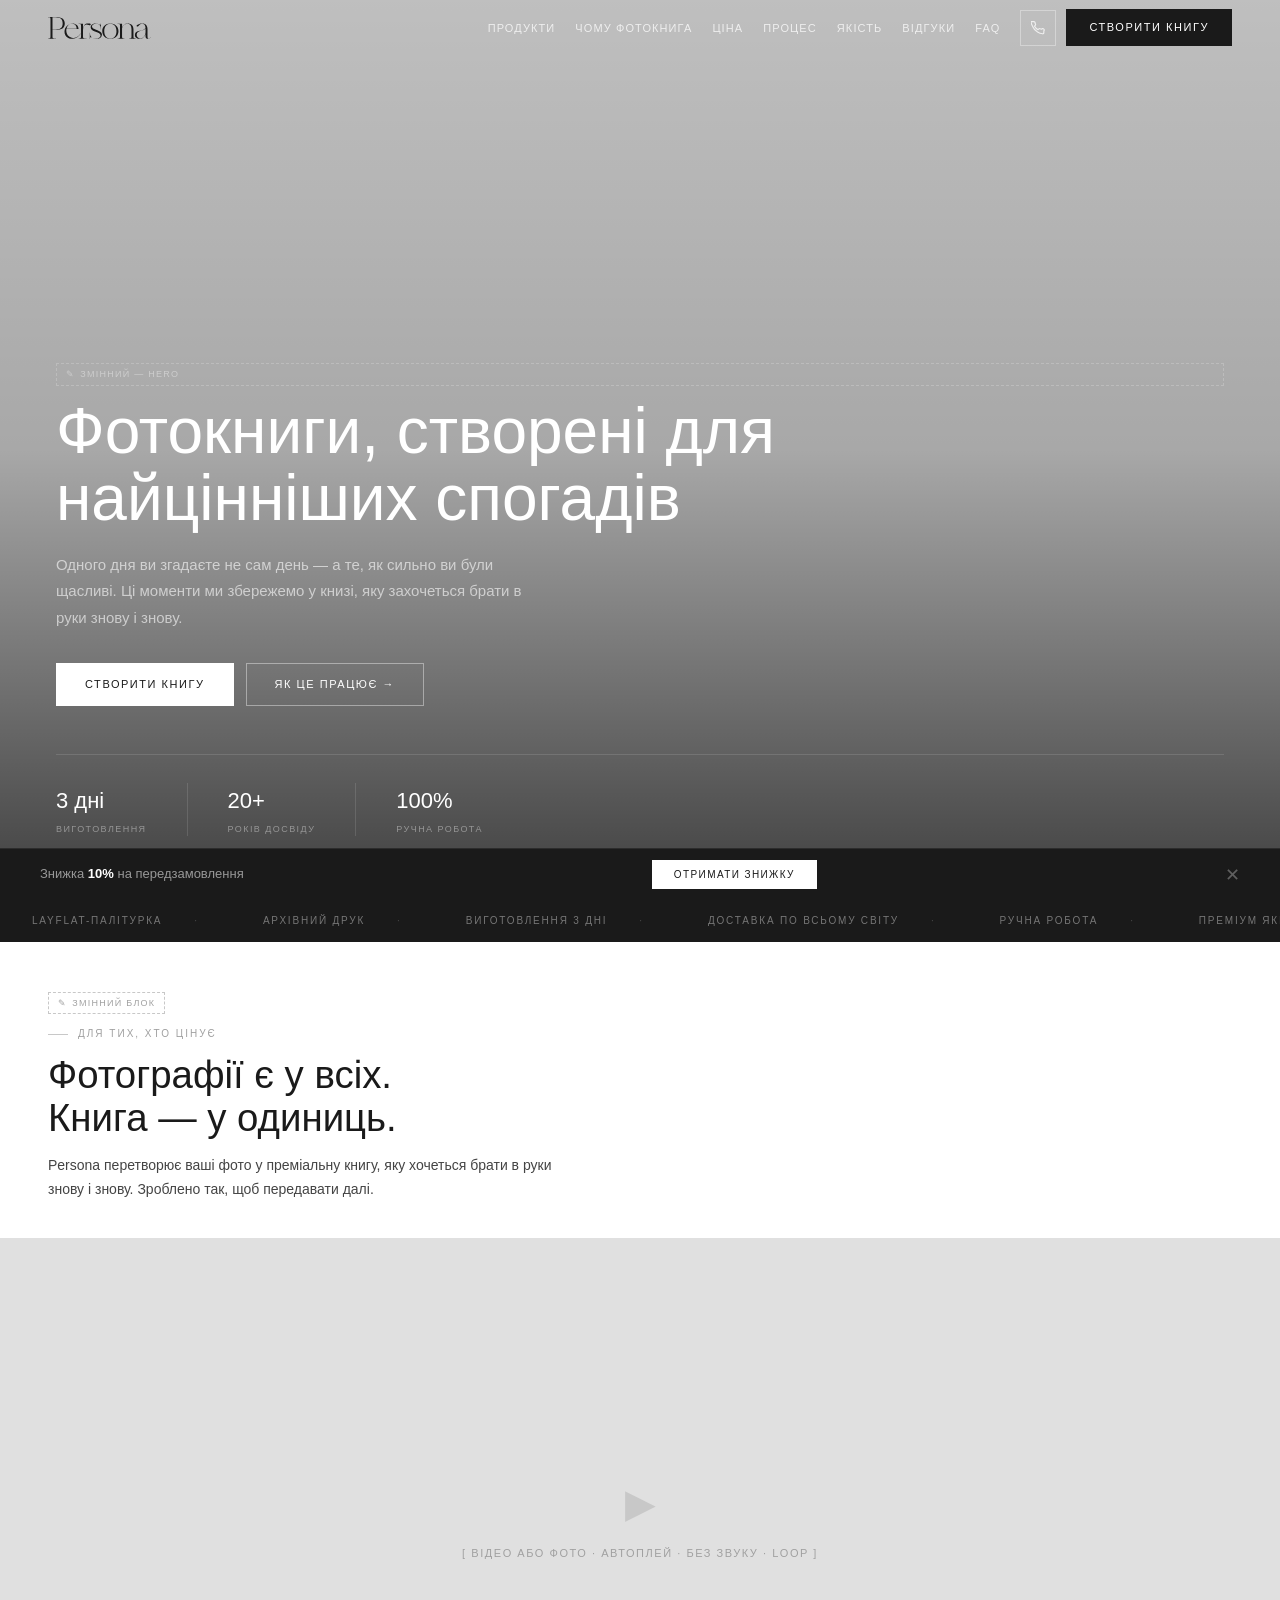
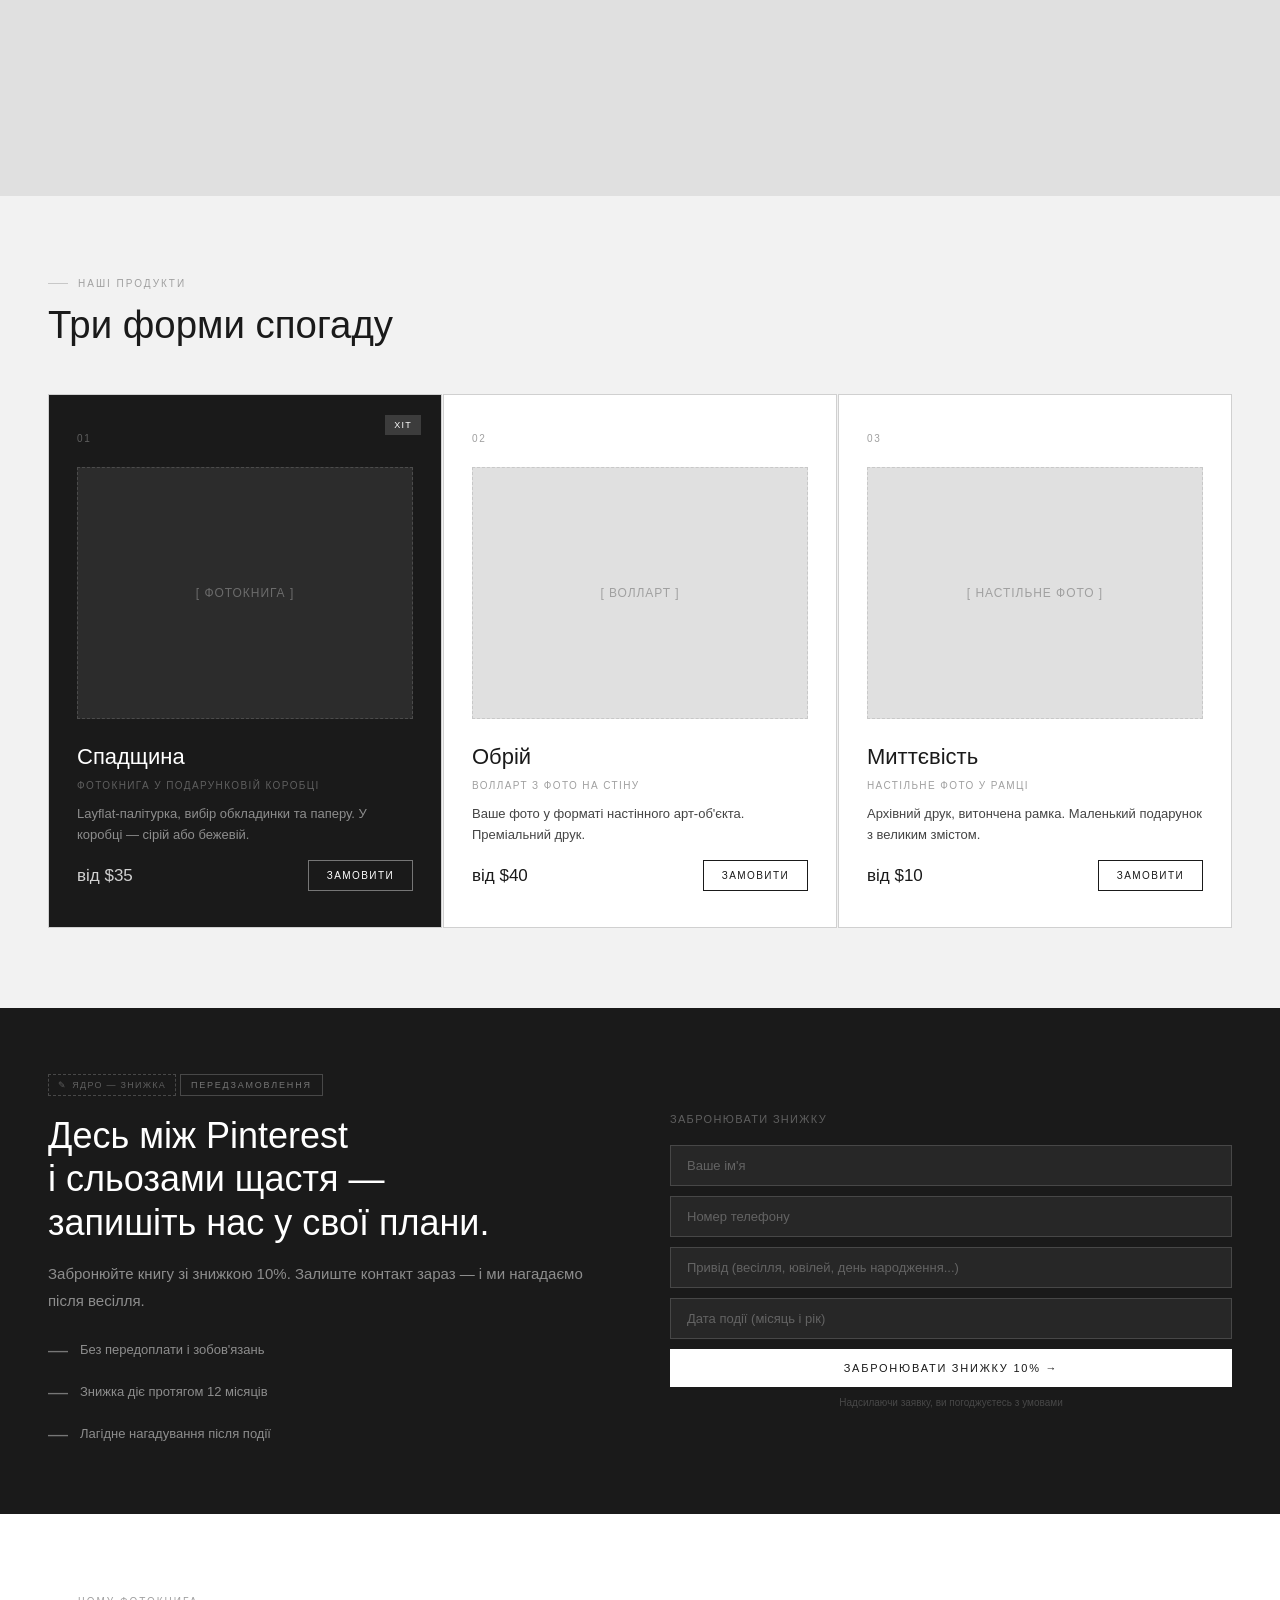
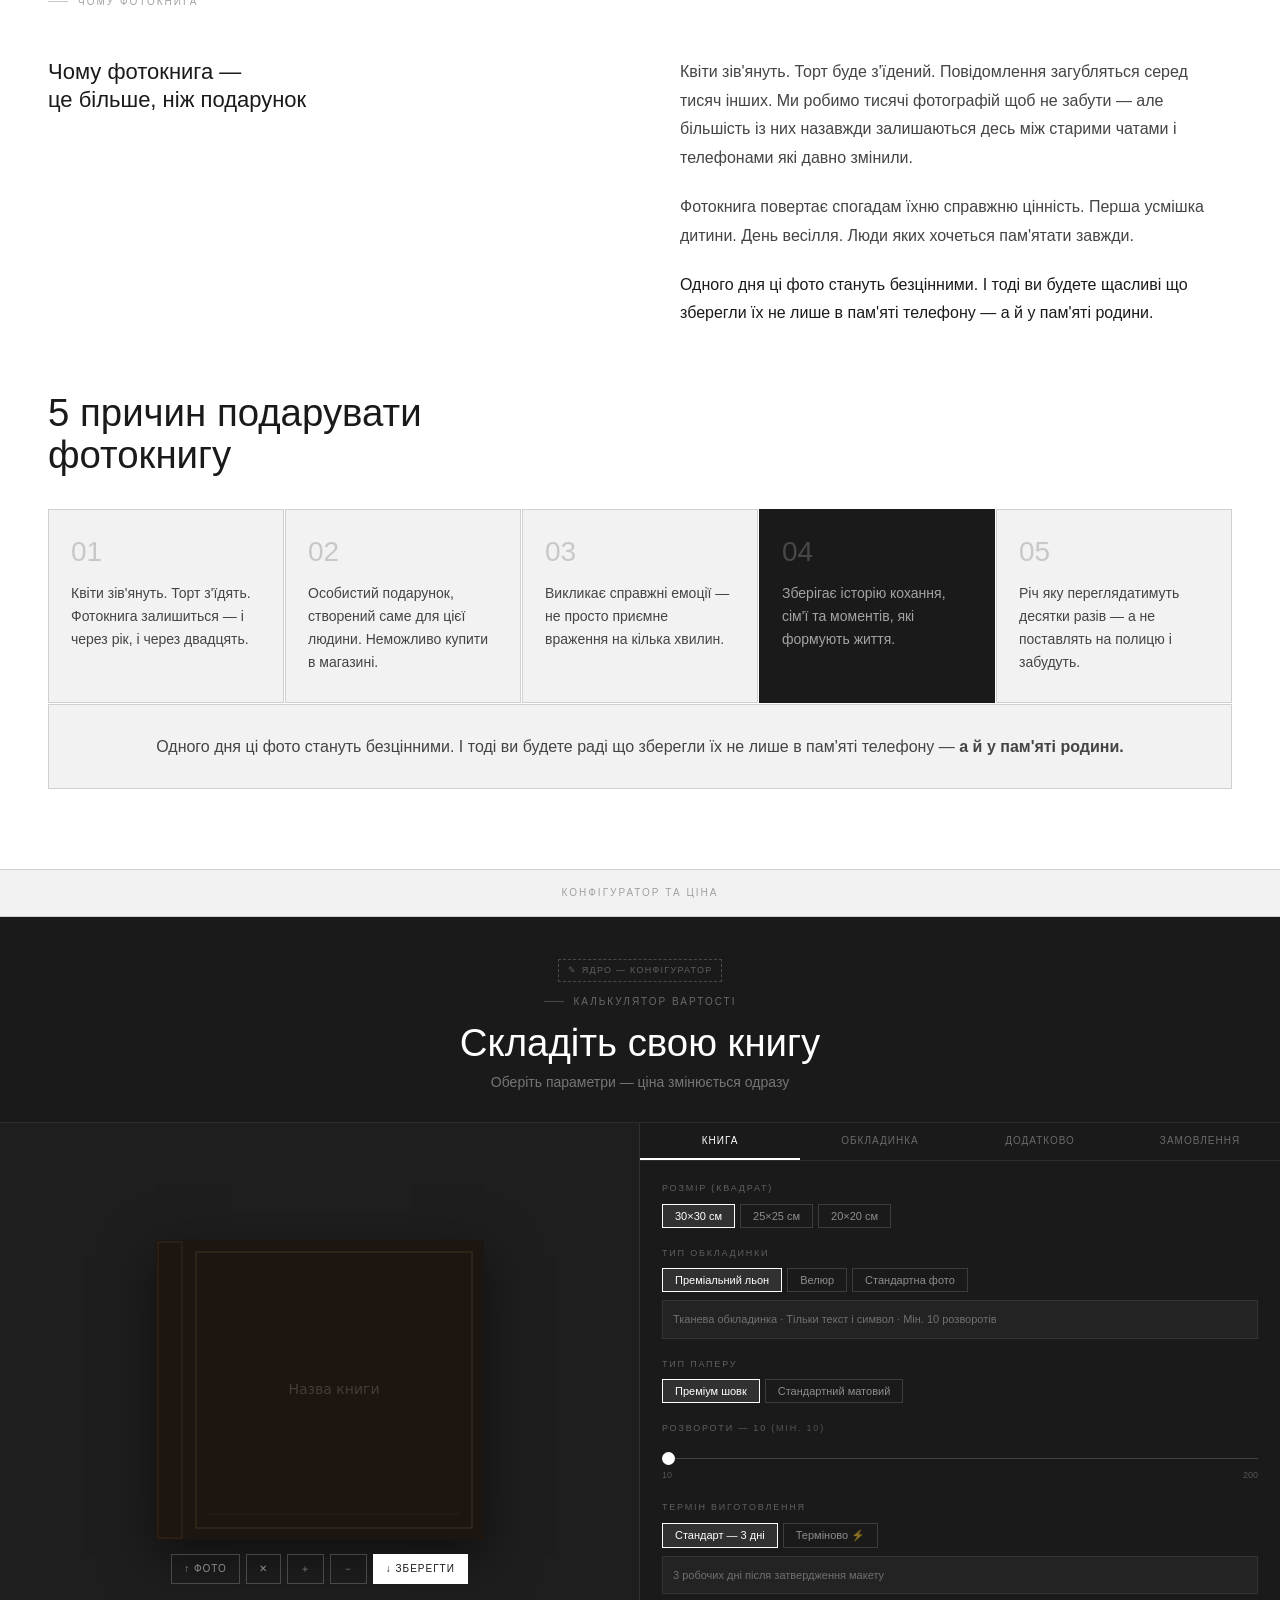
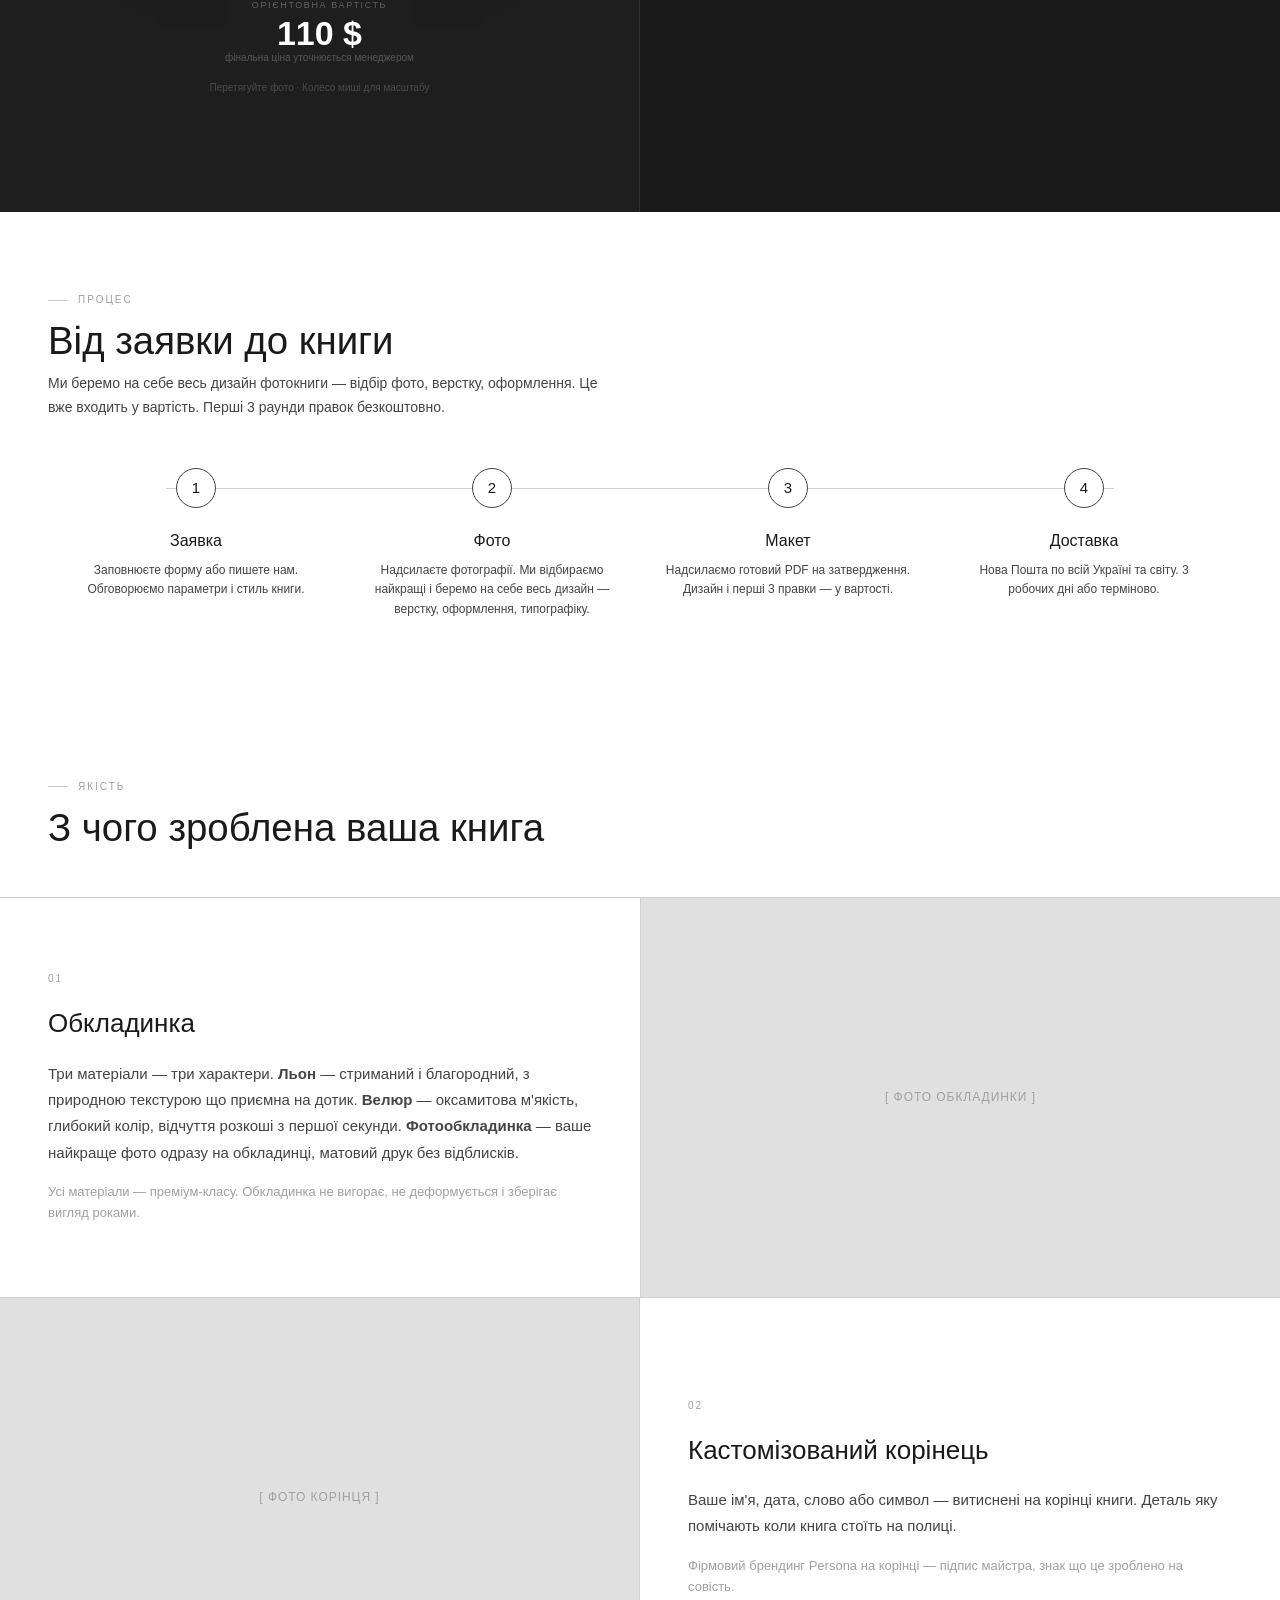
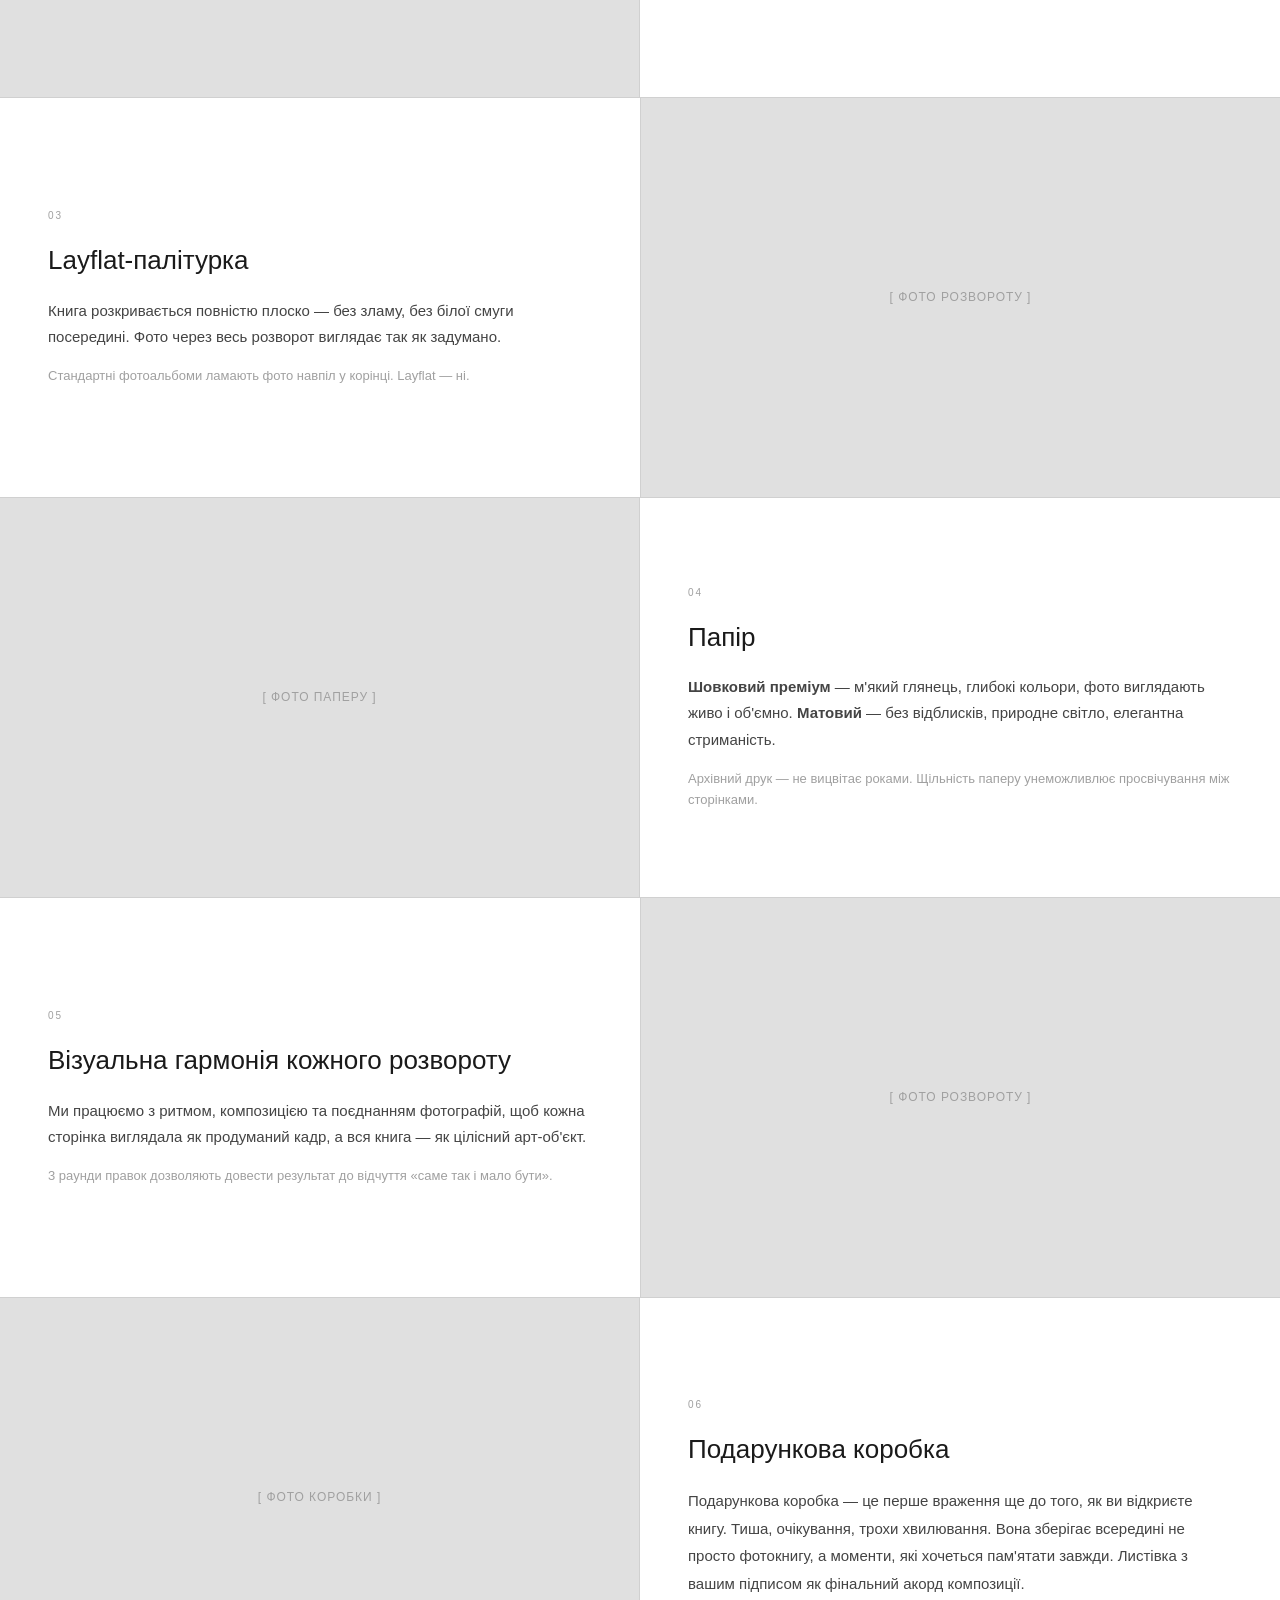
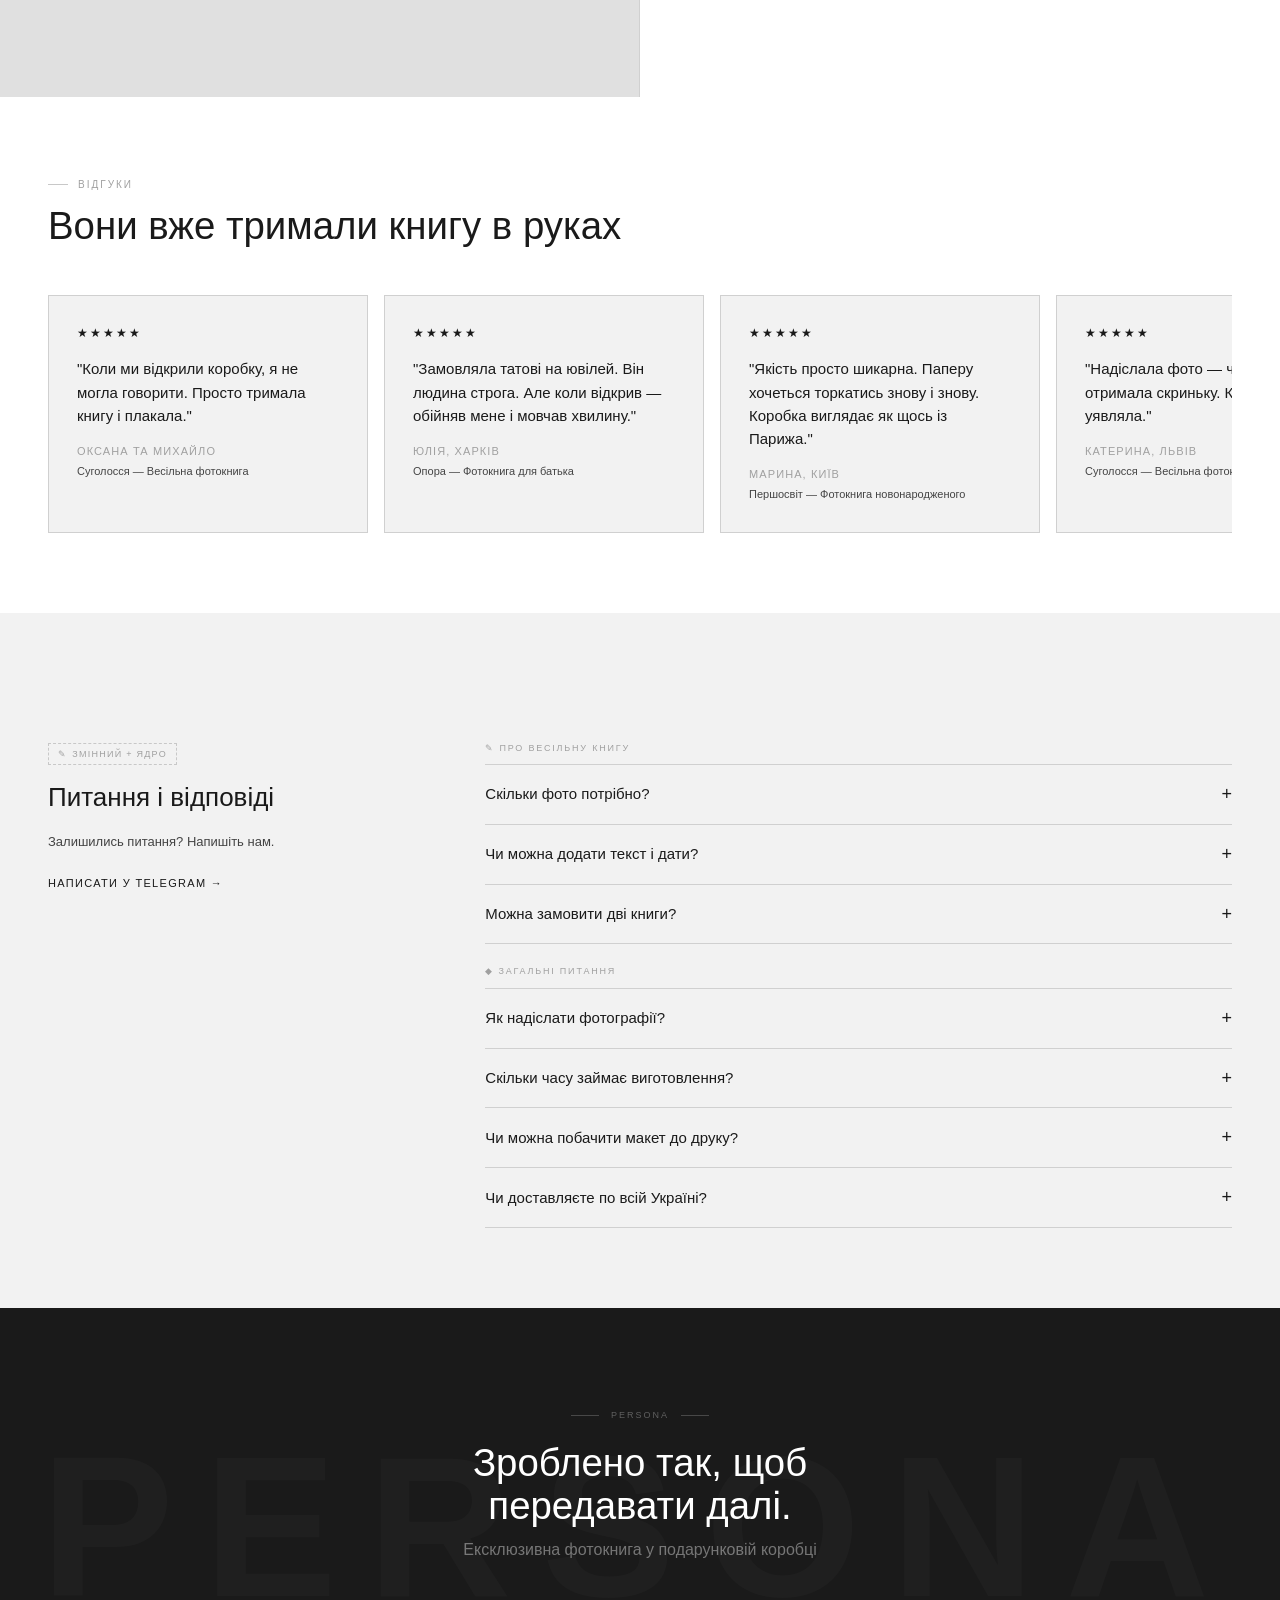
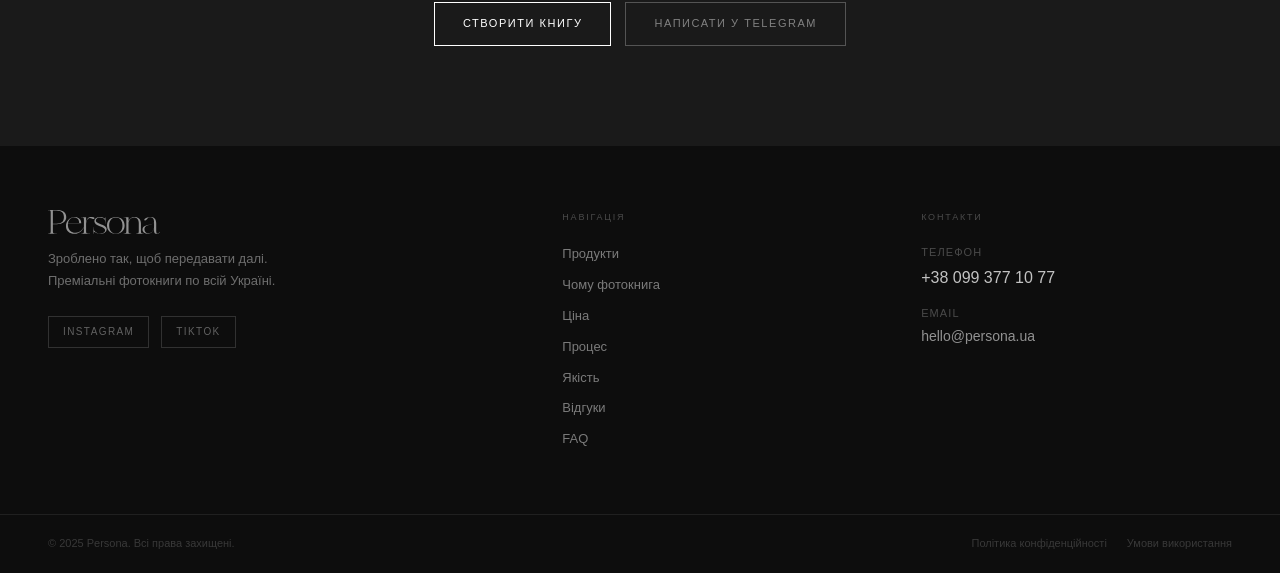
<file: persona/index.html>
<!DOCTYPE html>
<html lang="uk">
<head>
<meta charset="UTF-8">
<meta name="viewport" content="width=device-width, initial-scale=1.0">
<title>Persona — Преміум фотокниги</title>
<style>
*,*::before,*::after{margin:0;padding:0;box-sizing:border-box}
html{scroll-behavior:smooth}
:root{
  --bg:#F2F2F2;--white:#FFF;--g1:#E0E0E0;--g2:#C8C8C8;--g3:#A0A0A0;
  --ink:#1A1A1A;--ink2:#444;--border:#D0D0D0;
  --ff:-apple-system,BlinkMacSystemFont,'Segoe UI',sans-serif;
}
body{background:var(--bg);color:var(--ink);font-family:var(--ff);font-size:14px;line-height:1.6;overflow-x:hidden}
h1{font-size:clamp(36px,5vw,64px);font-weight:400;line-height:1.05}
h2{font-size:clamp(22px,3vw,40px);font-weight:400;line-height:1.1}
h3{font-size:18px;font-weight:500}
p{color:var(--ink2);line-height:1.75}
a{text-decoration:none;color:inherit}
section{padding:80px 48px}
.eyebrow{font-size:10px;letter-spacing:.2em;text-transform:uppercase;color:var(--g3);display:flex;align-items:center;gap:10px;margin-bottom:12px}
.eyebrow::before{content:'';width:20px;height:1px;background:var(--g2)}
.c-tag{display:inline-flex;align-items:center;gap:5px;font-size:9px;letter-spacing:.14em;text-transform:uppercase;color:var(--g3);border:1px dashed var(--g2);padding:3px 9px;margin-bottom:12px}
.c-tag::before{content:'✎'}
.ph{background:var(--g1);border:1px dashed var(--g2);display:flex;align-items:center;justify-content:center;color:var(--g3);font-size:12px;text-transform:uppercase;letter-spacing:.08em;text-align:center}
.btn{display:inline-block;font-size:11px;letter-spacing:.14em;text-transform:uppercase;padding:12px 28px;border:1.5px solid var(--ink);color:var(--ink);cursor:pointer;background:transparent;font-family:var(--ff);transition:background .15s,color .15s}
.btn:hover,.btn-fill{background:var(--ink);color:#fff}
.btn-fill:hover{background:#333}
.btn-ghost{border-color:var(--g2);color:var(--g3)}
.btn-ghost:hover{border-color:var(--ink);color:var(--ink);background:transparent}
/* NAV */
nav{position:fixed;top:0;left:0;right:0;z-index:100;height:56px;background:transparent;border-bottom:1px solid transparent;display:flex;align-items:center;padding:0 48px;transition:background .35s,border-color .35s}
.nav-logo{font-size:14px;font-weight:700;letter-spacing:.22em;text-transform:uppercase;margin-right:auto;display:flex;align-items:center;color:#fff;transition:color .35s}
.nav-links{display:flex;gap:20px;list-style:none;margin-right:20px}
.nav-links a{font-size:11px;letter-spacing:.1em;text-transform:uppercase;color:rgba(255,255,255,.75);transition:color .15s}
.nav-links a:hover{color:#fff}
/* HERO */
#hero{position:relative;height:100vh;min-height:600px;overflow:hidden;display:block;padding:0}
.hero-bg{position:absolute;inset:0;background:var(--g1);display:flex;align-items:center;justify-content:center;font-size:11px;letter-spacing:.14em;text-transform:uppercase;color:var(--g3)}
.hero-overlay{position:absolute;inset:0;background:linear-gradient(to top,rgba(0,0,0,.72) 0%,rgba(0,0,0,.25) 50%,rgba(0,0,0,.15) 100%)}
.hero-content{position:absolute;inset:0;display:flex;flex-direction:column;justify-content:flex-end;padding:56px 56px 64px;color:#fff;z-index:2}
.hero-sub{font-size:15px;color:rgba(255,255,255,.6);max-width:480px;margin-bottom:32px;line-height:1.75}
/* MARQUEE */
.marquee-wrap{background:var(--ink);padding:13px 0;overflow:hidden}
.marquee-track{display:flex;animation:marquee 30s linear infinite;width:max-content}
.marquee-track:hover{animation-play-state:paused}
.marquee-item{font-size:10px;letter-spacing:.18em;text-transform:uppercase;color:rgba(255,255,255,.4);padding:0 32px;white-space:nowrap;display:flex;align-items:center;gap:32px}
.marquee-item::after{content:'·';color:rgba(255,255,255,.2)}
@keyframes marquee{from{transform:translateX(0)}to{transform:translateX(-50%)}}
/* PRODUCTS */
.products-grid{display:grid;grid-template-columns:repeat(3,1fr);gap:1px}
.pcard{background:var(--white);padding:36px 28px;border:1px solid var(--border);cursor:pointer;transition:border-color .15s;position:relative}
.pcard:hover{border-color:var(--ink)}
.pcard.feat{background:var(--ink);color:#fff}
.pcard.feat p{color:rgba(255,255,255,.5)}
/* WHY */
.why-5{display:grid;grid-template-columns:repeat(5,1fr);gap:1px}
.w5{background:var(--bg);padding:28px 22px;border:1px solid var(--border)}
.w5.dark{background:var(--ink);border-color:var(--ink)}
.w5num{font-size:28px;font-weight:300;color:var(--g2);margin-bottom:16px;line-height:1}
.w5.dark .w5num{color:rgba(255,255,255,.2)}
.w5body{font-size:14px;line-height:1.65;color:var(--ink2)}
.w5.dark .w5body{color:rgba(255,255,255,.6)}
/* DISCOUNT */
.disc-wrap{background:var(--ink);color:#fff;display:grid;grid-template-columns:1fr 1fr;gap:60px;padding:64px 48px}
.dinput{background:rgba(255,255,255,.06);border:1px solid rgba(255,255,255,.15);padding:12px 16px;font-size:13px;color:#fff;font-family:var(--ff);outline:none;width:100%;margin-bottom:10px}
.dinput::placeholder{color:rgba(255,255,255,.28)}
.dsubmit{background:#fff;border:none;padding:13px;font-size:11px;letter-spacing:.16em;text-transform:uppercase;color:var(--ink);cursor:pointer;font-family:var(--ff);width:100%}
/* CFG */
.cfg-divider{height:48px;background:var(--bg);border-top:1px solid var(--border);border-bottom:1px solid var(--border);display:flex;align-items:center;justify-content:center}
.cfg-divider span{font-size:10px;letter-spacing:.2em;text-transform:uppercase;color:var(--g3)}
.cfg-header{text-align:center;padding:40px 48px 28px}
.cfg-header h2{color:#fff;margin-top:8px}
.cfg-header p{color:rgba(255,255,255,.4);margin-top:6px}
.cfg-header .eyebrow{justify-content:center;color:rgba(255,255,255,.35)}
.cfg-header .eyebrow::before{background:rgba(255,255,255,.2)}
.cfg-layout{display:grid;grid-template-columns:1fr 1fr;height:calc(100vh - 210px);min-height:560px;max-height:760px;border-top:1px solid rgba(255,255,255,.08)}
.cfg-preview{display:flex;flex-direction:column;align-items:center;justify-content:center;padding:28px;gap:14px;border-right:1px solid rgba(255,255,255,.08);background:rgba(255,255,255,.02)}
.cfg-book-wrap{display:flex;box-shadow:0 16px 48px rgba(0,0,0,.5)}
#spineCanvas,#bookCanvas{display:block}
#bookCanvas{cursor:grab}
#bookCanvas:active{cursor:grabbing}
.cpbtns{display:flex;gap:6px;flex-wrap:wrap;justify-content:center}
.cpbtn{font-size:10px;letter-spacing:.1em;text-transform:uppercase;padding:6px 12px;background:transparent;border:1px solid rgba(255,255,255,.2);color:rgba(255,255,255,.5);cursor:pointer;font-family:var(--ff);transition:all .15s}
.cpbtn:hover{border-color:rgba(255,255,255,.5);color:#fff}
.cpbtn.pr{background:#fff;color:var(--ink);border-color:#fff}
.cfg-price-wrap{text-align:center}
.cfg-price-lbl{font-size:9px;letter-spacing:.18em;text-transform:uppercase;color:rgba(255,255,255,.3);display:block;margin-bottom:4px}
.cfg-price-val{font-size:34px;font-weight:700;color:#fff;line-height:1}
.cfg-price-sub{font-size:10px;color:rgba(255,255,255,.25)}
.drag-hint{font-size:10px;color:rgba(255,255,255,.2);text-align:center}
.cfg-params{display:flex;flex-direction:column;overflow:hidden}
.cfg-tabs{display:flex;border-bottom:1px solid rgba(255,255,255,.08);flex-shrink:0}
.cfg-tab{flex:1;padding:12px 4px;font-size:10px;letter-spacing:.1em;text-transform:uppercase;color:rgba(255,255,255,.35);background:transparent;border:none;border-bottom:2px solid transparent;cursor:pointer;font-family:var(--ff);transition:all .15s}
.cfg-tab:hover{color:rgba(255,255,255,.65)}
.cfg-tab.active{color:#fff;border-bottom-color:#fff}
.cfg-panels{flex:1;overflow:hidden;position:relative}
.cfg-panel{position:absolute;inset:0;padding:20px 22px;overflow-y:auto;display:none;scrollbar-width:thin;scrollbar-color:rgba(255,255,255,.1) transparent}
.cfg-panel.active{display:block}
.cfg-group{margin-bottom:18px}
.cfg-lbl{font-size:9px;letter-spacing:.2em;text-transform:uppercase;color:rgba(255,255,255,.3);display:block;margin-bottom:8px}
.cfg-opts{display:flex;flex-wrap:wrap;gap:5px}
.cfg-opt{font-size:11px;padding:5px 12px;background:transparent;border:1px solid rgba(255,255,255,.15);color:rgba(255,255,255,.5);cursor:pointer;font-family:var(--ff);transition:all .15s}
.cfg-opt:hover{border-color:rgba(255,255,255,.4);color:rgba(255,255,255,.85)}
.cfg-opt.active{border-color:#fff;background:rgba(255,255,255,.1);color:#fff}
.cinput{width:100%;background:rgba(255,255,255,.05);border:1px solid rgba(255,255,255,.12);padding:8px 12px;font-size:12px;color:#fff;font-family:var(--ff);outline:none;margin-bottom:8px}
.cinput::placeholder{color:rgba(255,255,255,.25)}
.cinput:focus{border-color:rgba(255,255,255,.4)}
.cfg-slider{width:100%;-webkit-appearance:none;height:1px;background:rgba(255,255,255,.18);outline:none;margin-bottom:6px}
.cfg-slider::-webkit-slider-thumb{-webkit-appearance:none;width:13px;height:13px;border-radius:50%;background:#fff;cursor:pointer}
.cdot{width:22px;height:22px;border-radius:50%;cursor:pointer;border:2px solid transparent;transition:border-color .15s,transform .15s;position:relative;display:inline-block}
.cdot:hover,.cdot.active{border-color:#fff;transform:scale(1.15)}
.cdot-tip{position:absolute;bottom:-18px;left:50%;transform:translateX(-50%);font-size:9px;white-space:nowrap;color:rgba(255,255,255,.4);display:none;z-index:10;pointer-events:none}
.cdot:hover .cdot-tip{display:block}
.color-row{display:flex;flex-wrap:wrap;gap:7px;margin-top:2px}
.sum-line{display:flex;justify-content:space-between;padding:7px 0;border-bottom:1px solid rgba(255,255,255,.07);font-size:11px}
.sum-key{color:rgba(255,255,255,.35)}
.sum-val{color:rgba(255,255,255,.75);font-weight:500}
.cfg-submit{width:100%;background:#fff;border:none;padding:12px;font-size:11px;letter-spacing:.14em;text-transform:uppercase;color:var(--ink);cursor:pointer;font-family:var(--ff);margin-top:4px}
.cfg-submit:hover{background:#e8e8e8}
.info-box{margin-top:8px;font-size:11px;color:rgba(255,255,255,.35);line-height:1.5;padding:10px;background:rgba(255,255,255,.04);border:1px solid rgba(255,255,255,.08)}
.prebook-box{background:rgba(255,255,255,.04);border:1px solid rgba(255,255,255,.08);padding:14px;margin-top:4px}
/* HOW */
.steps-grid{display:grid;grid-template-columns:repeat(4,1fr);gap:0;margin-top:48px;position:relative}
.steps-grid::before{content:'';position:absolute;top:20px;left:10%;right:10%;height:1px;background:var(--border)}
.step{text-align:center;padding:0 20px}
.step-num{width:40px;height:40px;border-radius:50%;border:1.5px solid var(--ink2);background:var(--white);display:flex;align-items:center;justify-content:center;margin:0 auto 20px;position:relative;z-index:2;font-size:15px}
.step-title{font-size:16px;font-weight:500;margin-bottom:8px}
.step-body{font-size:12px;color:var(--ink2);line-height:1.6}
/* REVIEWS */
.reviews-track{display:flex;gap:16px;margin-top:48px;overflow-x:auto;scrollbar-width:none;cursor:grab}
.reviews-track::-webkit-scrollbar{display:none}
.rev-card{flex:0 0 320px;background:var(--bg);border:1px solid var(--border);padding:28px}
.rev-stars{font-size:12px;letter-spacing:2px;margin-bottom:14px}
.rev-text{font-size:15px;line-height:1.55;margin-bottom:16px}
.rev-who{font-size:11px;letter-spacing:.1em;text-transform:uppercase;color:var(--g3)}
.rev-what{font-size:11px;color:var(--ink2);margin-top:2px}
/* FAQ */
.faq-layout{display:grid;grid-template-columns:1fr 2fr;gap:64px;margin-top:48px}
.faq-item{border-bottom:1px solid var(--border)}
.faq-q{padding:15px 0;display:flex;justify-content:space-between;align-items:center;gap:12px;cursor:pointer;font-size:15px;transition:color .15s}
.faq-q:hover{color:var(--g3)}
.faq-plus{font-size:18px;transition:transform .25s;flex-shrink:0}
.faq-item.open .faq-plus{transform:rotate(45deg)}
.faq-a{font-size:13px;color:var(--ink2);max-height:0;overflow:hidden;transition:max-height .3s ease,padding .3s;line-height:1.7}
.faq-item.open .faq-a{max-height:160px;padding-bottom:15px}
/* CTA */
#cta{background:var(--ink);text-align:center;padding:100px 48px;position:relative;overflow:hidden}
#cta::before{content:'PERSONA';position:absolute;font-size:200px;font-weight:700;color:rgba(255,255,255,.025);top:50%;left:50%;transform:translate(-50%,-50%);letter-spacing:.15em;white-space:nowrap;pointer-events:none}
#cta h2{color:#fff;margin-bottom:10px;position:relative}
.cta-sub{font-size:16px;color:rgba(255,255,255,.4);margin-bottom:40px;position:relative;display:block}
.cta-actions{display:flex;gap:14px;justify-content:center;flex-wrap:wrap;position:relative}
.btn-w{border-color:#fff;color:#fff}
.btn-w:hover{background:#fff;color:var(--ink)}
.btn-wg{border-color:rgba(255,255,255,.25);color:rgba(255,255,255,.45)}
.btn-wg:hover{border-color:rgba(255,255,255,.5);color:#fff;background:transparent}
/* FOOTER */
footer{background:#0d0d0d;color:#fff;padding:0}
.footer-top{display:grid;grid-template-columns:1.5fr 1fr 1fr;gap:48px;padding:64px 48px;border-bottom:1px solid rgba(255,255,255,.08)}
.footer-bottom{padding:20px 48px;display:flex;align-items:center;justify-content:space-between;flex-wrap:wrap;gap:12px}
/* STICKY */
.sticky-banner{position:fixed;bottom:0;left:0;right:0;z-index:500;background:var(--ink);border-top:1px solid rgba(255,255,255,.08);padding:11px 40px;display:flex;align-items:center;justify-content:space-between;gap:20px;transform:translateY(100%);transition:transform .35s ease}
.sticky-banner.show{transform:translateY(0)}
/* MODAL */
.modal-overlay{display:none;position:fixed;inset:0;z-index:999;background:rgba(0,0,0,.55);align-items:center;justify-content:center}
.modal-box{background:#fff;width:100%;max-width:480px;padding:40px;position:relative;margin:20px}
.modal-input{border:1px solid var(--border);padding:11px 14px;font-size:13px;font-family:var(--ff);outline:none;width:100%;margin-bottom:10px}
.modal-submit{background:var(--ink);border:none;padding:13px;font-size:11px;letter-spacing:.16em;text-transform:uppercase;color:#fff;cursor:pointer;font-family:var(--ff);width:100%}
/* FADE */
.fade-up{opacity:0;transform:translateY(20px);transition:opacity .65s ease,transform .65s ease}
.fade-up.visible{opacity:1;transform:none}
/* MOBILE */
@media(max-width:768px){
  section{padding:56px 20px}
  nav{padding:0 20px}
  .nav-links{display:none}
  #hero{grid-template-columns:1fr}
  .hero-right{display:none}
  .hero-left{padding:80px 20px 48px}
  .products-grid,.why-5,.disc-wrap,.footer-top{grid-template-columns:1fr}
  .disc-wrap{padding:48px 20px}
  .cfg-layout{grid-template-columns:1fr;height:auto;max-height:none}
  .cfg-preview{border-right:none;border-bottom:1px solid rgba(255,255,255,.08)}
  .cfg-params{height:500px}
  .steps-grid{grid-template-columns:1fr 1fr}
  .steps-grid::before{display:none}
  .faq-layout{grid-template-columns:1fr;gap:32px}
  #cta{padding:64px 20px}
  .footer-top{gap:32px;padding:40px 20px}
  .footer-bottom{padding:16px 20px}
  .sticky-banner{padding:11px 20px}
}
@media(max-width:480px){h1{font-size:30px}h2{font-size:22px}}
</style>
</head>
<body>

<!-- STICKY BANNER -->
<div class="sticky-banner" id="sticky-banner">
  <div style="font-size:13px;color:rgba(255,255,255,.55)">Знижка <strong style="color:#fff">10%</strong> на передзамовлення</div>
  <button onclick="document.getElementById('discount').scrollIntoView({behavior:'smooth'});closeBanner()" style="font-size:10px;letter-spacing:.14em;text-transform:uppercase;padding:9px 22px;background:#fff;color:var(--ink);border:none;cursor:pointer;font-family:var(--ff);white-space:nowrap;flex-shrink:0">Отримати знижку</button>
  <button onclick="closeBanner()" style="background:transparent;border:none;color:rgba(255,255,255,.3);font-size:18px;cursor:pointer;flex-shrink:0;line-height:1">✕</button>
</div>

<!-- NAV -->
<nav id="nav">
  <div class="nav-logo"><img src="[data-uri]" alt="Persona" style="height:22px;width:auto;display:block"></div>
  <ul class="nav-links">
    <li><a href="#products">Продукти</a></li>
    <li><a href="#why">Чому фотокнига</a></li>
    <li><a href="#configurator">Ціна</a></li>
    <li><a href="#how">Процес</a></li>
    <li><a href="#materials">Якість</a></li>
    <li><a href="#reviews">Відгуки</a></li>
    <li><a href="#faq">FAQ</a></li>
  </ul>
  <a href="tel:+380993771077" title="+38 099 377 10 77" style="display:flex;align-items:center;justify-content:center;width:36px;height:36px;border:1.5px solid var(--border);color:var(--ink);margin-right:10px;transition:all .15s" onmouseover="this.style.background='var(--ink)';this.style.color='#fff'" onmouseout="this.style.background='transparent';this.style.color='var(--ink)'">
    <svg width="14" height="14" viewBox="0 0 24 24" fill="none" stroke="currentColor" stroke-width="2" stroke-linecap="round" stroke-linejoin="round"><path d="M22 16.92v3a2 2 0 01-2.18 2 19.79 19.79 0 01-8.63-3.07A19.5 19.5 0 013.07 9.81a19.79 19.79 0 01-3.07-8.68A2 2 0 012 1h3a2 2 0 012 1.72c.127.96.361 1.903.7 2.81a2 2 0 01-.45 2.11L6.09 8.91a16 16 0 006 6l1.27-1.27a2 2 0 012.11-.45c.907.339 1.85.573 2.81.7A2 2 0 0122 16.92z"/></svg>
  </a>
  <a href="#configurator" class="btn btn-fill" style="font-size:11px;padding:9px 22px">Створити книгу</a>
</nav>

<!-- 1. HERO -->
<section id="hero">
  <div class="hero-bg"></div>
  <div class="hero-overlay"></div>
  <div class="hero-content fade-up">
    <div class="c-tag" style="border-color:rgba(255,255,255,.2);color:rgba(255,255,255,.4)">Змінний — Hero</div>
    <h1 style="color:#fff;max-width:760px;margin-bottom:20px;line-height:1.05">Фотокниги, створені для найцінніших спогадів</h1>
    <p class="hero-sub">Одного дня ви згадаєте не сам день — а те, як сильно ви були щасливі. Ці моменти ми збережемо у книзі, яку захочеться брати в руки знову і знову.</p>
    <div style="display:flex;gap:12px;flex-wrap:wrap">
      <a href="#configurator" class="btn btn-fill" style="background:#fff;color:var(--ink);border-color:#fff">Створити книгу</a>
      <a href="#how" class="btn" style="border-color:rgba(255,255,255,.4);color:#fff">Як це працює →</a>
    </div>
    <!-- STATS -->
    <div style="margin-top:48px;display:flex;gap:40px;border-top:1px solid rgba(255,255,255,.12);padding-top:28px">
      <div><div style="font-size:22px;font-weight:500;color:#fff">3 дні</div><div style="font-size:9px;letter-spacing:.16em;text-transform:uppercase;color:rgba(255,255,255,.4);margin-top:3px">виготовлення</div></div>
      <div style="width:1px;background:rgba(255,255,255,.12)"></div>
      <div><div style="font-size:22px;font-weight:500;color:#fff">20+</div><div style="font-size:9px;letter-spacing:.16em;text-transform:uppercase;color:rgba(255,255,255,.4);margin-top:3px">років досвіду</div></div>
      <div style="width:1px;background:rgba(255,255,255,.12)"></div>
      <div><div style="font-size:22px;font-weight:500;color:#fff">100%</div><div style="font-size:9px;letter-spacing:.16em;text-transform:uppercase;color:rgba(255,255,255,.4);margin-top:3px">ручна робота</div></div>
    </div>
  </div>
</section>

<!-- 2. MARQUEE -->
<div class="marquee-wrap">
  <div class="marquee-track">
    <span class="marquee-item">Layflat-палітурка</span><span class="marquee-item">Архівний друк</span><span class="marquee-item">Виготовлення 3 дні</span><span class="marquee-item">Доставка по всьому світу</span><span class="marquee-item">Ручна робота</span><span class="marquee-item">Преміум якість</span><span class="marquee-item">Більше 20 років на ринку</span><span class="marquee-item">Layflat-палітурка</span><span class="marquee-item">Архівний друк</span><span class="marquee-item">Виготовлення 3 дні</span><span class="marquee-item">Доставка по всьому світу</span><span class="marquee-item">Ручна робота</span><span class="marquee-item">Преміум якість</span><span class="marquee-item">Більше 20 років на ринку</span>
  </div>
</div>

<!-- 3. EMOTIONAL -->
<div id="emotional" class="fade-up" style="background:var(--white)">
  <div style="padding:48px 48px 36px;max-width:680px">
    <div class="c-tag">Змінний блок</div>
    <div class="eyebrow">Для тих, хто цінує</div>
    <h2 style="margin-top:10px;margin-bottom:14px">Фотографії є у всіх.<br>Книга — у одиниць.</h2>
    <p style="max-width:520px">Persona перетворює ваші фото у преміальну книгу, яку хочеться брати в руки знову і знову. Зроблено так, щоб передавати далі.</p>
  </div>
  <div style="width:100%;height:62vh;background:var(--g1);display:flex;align-items:center;justify-content:center;flex-direction:column;gap:10px">
    <span style="font-size:40px;color:var(--g2)">▶</span>
    <span style="font-size:11px;color:var(--g3);letter-spacing:.14em;text-transform:uppercase">[ Відео або фото · Автоплей · Без звуку · Loop ]</span>
  </div>
</div>

<!-- 4. PRODUCTS -->
<section id="products" class="fade-up">
  <div style="margin-bottom:48px">
    <div class="eyebrow">Наші продукти</div>
    <h2 style="margin-top:10px">Три форми спогаду</h2>
  </div>
  <div class="products-grid">
    <div class="pcard feat">
      <span style="position:absolute;top:20px;right:20px;font-size:9px;letter-spacing:.14em;text-transform:uppercase;background:rgba(255,255,255,.15);color:#fff;padding:3px 9px">Хіт</span>
      <span style="font-size:10px;letter-spacing:.16em;color:rgba(255,255,255,.3);display:block;margin-bottom:20px">01</span>
      <div class="ph" style="aspect-ratio:4/3;margin-bottom:20px;background:rgba(255,255,255,.08);border-color:rgba(255,255,255,.15);color:rgba(255,255,255,.3)">[ Фотокнига ]</div>
      <div style="font-size:22px;font-weight:400;margin-bottom:4px;color:#fff">Спадщина</div>
      <span style="font-size:10px;letter-spacing:.14em;text-transform:uppercase;color:rgba(255,255,255,.3);margin-bottom:10px;display:block">Фотокнига у подарунковій коробці</span>
      <p style="font-size:13px;line-height:1.6;margin-bottom:14px">Layflat-палітурка, вибір обкладинки та паперу. У коробці — сірій або бежевій.</p>
      <div style="display:flex;align-items:center;justify-content:space-between;flex-wrap:wrap;gap:10px">
        <div style="font-size:17px;font-weight:500;color:rgba(255,255,255,.8)">від $35</div>
        <button onclick="openModal('book')" style="font-size:10px;letter-spacing:.14em;text-transform:uppercase;padding:9px 18px;border:1px solid rgba(255,255,255,.4);background:transparent;color:#fff;cursor:pointer;font-family:inherit">Замовити</button>
      </div>
    </div>
    <div class="pcard">
      <span style="font-size:10px;letter-spacing:.16em;color:var(--g3);display:block;margin-bottom:20px">02</span>
      <div class="ph" style="aspect-ratio:4/3;margin-bottom:20px">[ Волларт ]</div>
      <div style="font-size:22px;font-weight:400;margin-bottom:4px">Обрій</div>
      <span style="font-size:10px;letter-spacing:.14em;text-transform:uppercase;color:var(--g3);margin-bottom:10px;display:block">Волларт з фото на стіну</span>
      <p style="font-size:13px;line-height:1.6;margin-bottom:14px">Ваше фото у форматі настінного арт-об'єкта. Преміальний друк.</p>
      <div style="display:flex;align-items:center;justify-content:space-between;flex-wrap:wrap;gap:10px">
        <div style="font-size:17px;font-weight:500">від $40</div>
        <button onclick="openModal('wall')" class="btn" style="font-size:10px;padding:9px 18px">Замовити</button>
      </div>
    </div>
    <div class="pcard">
      <span style="font-size:10px;letter-spacing:.16em;color:var(--g3);display:block;margin-bottom:20px">03</span>
      <div class="ph" style="aspect-ratio:4/3;margin-bottom:20px">[ Настільне фото ]</div>
      <div style="font-size:22px;font-weight:400;margin-bottom:4px">Миттєвість</div>
      <span style="font-size:10px;letter-spacing:.14em;text-transform:uppercase;color:var(--g3);margin-bottom:10px;display:block">Настільне фото у рамці</span>
      <p style="font-size:13px;line-height:1.6;margin-bottom:14px">Архівний друк, витончена рамка. Маленький подарунок з великим змістом.</p>
      <div style="display:flex;align-items:center;justify-content:space-between;flex-wrap:wrap;gap:10px">
        <div style="font-size:17px;font-weight:500">від $10</div>
        <button onclick="openModal('frame')" class="btn" style="font-size:10px;padding:9px 18px">Замовити</button>
      </div>
    </div>
  </div>
</section>

<!-- DISCOUNT / PRE-ORDER -->
<div id="discount" class="fade-up">
  <div class="disc-wrap">
    <div>
      <div class="c-tag" style="border-color:rgba(255,255,255,.2);color:rgba(255,255,255,.3)">Ядро — Знижка</div>
      <div style="font-size:9px;letter-spacing:.2em;text-transform:uppercase;border:1px solid rgba(255,255,255,.2);color:rgba(255,255,255,.4);padding:3px 10px;display:inline-block;margin-bottom:18px">Передзамовлення</div>
      <div style="font-size:clamp(22px,3vw,36px);font-weight:400;line-height:1.2;margin-bottom:16px">Десь між Pinterest<br>і сльозами щастя —<br>запишіть нас у свої плани.</div>
      <div style="font-size:15px;color:rgba(255,255,255,.5);line-height:1.8;margin-bottom:20px">Забронюйте книгу зі знижкою 10%. Залиште контакт зараз — і ми нагадаємо після весілля.</div>
      <div style="display:flex;flex-direction:column;gap:10px">
        <div style="display:flex;align-items:center;gap:12px">
          <span style="font-size:20px;opacity:.4">—</span>
          <span style="font-size:13px;color:rgba(255,255,255,.5);line-height:1.5">Без передоплати і зобов'язань</span>
        </div>
        <div style="display:flex;align-items:center;gap:12px">
          <span style="font-size:20px;opacity:.4">—</span>
          <span style="font-size:13px;color:rgba(255,255,255,.5);line-height:1.5">Знижка діє протягом 12 місяців</span>
        </div>
        <div style="display:flex;align-items:center;gap:12px">
          <span style="font-size:20px;opacity:.4">—</span>
          <span style="font-size:13px;color:rgba(255,255,255,.5);line-height:1.5">Лагідне нагадування після події</span>
        </div>
      </div>
    </div>
    <div style="display:flex;flex-direction:column;justify-content:center">
      <div style="font-size:11px;letter-spacing:.12em;text-transform:uppercase;color:rgba(255,255,255,.3);margin-bottom:16px">Забронювати знижку</div>
      <input type="text" class="dinput" placeholder="Ваше ім'я">
      <input type="tel" class="dinput" placeholder="Номер телефону">
      <input type="text" class="dinput" placeholder="Привід (весілля, ювілей, день народження...)">
      <input type="text" class="dinput" placeholder="Дата події (місяць і рік)">
      <button class="dsubmit">Забронювати знижку 10% →</button>
      <div style="font-size:10px;color:rgba(255,255,255,.2);text-align:center;margin-top:8px">Надсилаючи заявку, ви погоджуєтесь з умовами</div>
    </div>
  </div>
</div>

<!-- 5. WHY PHOTOBOOK -->
<section id="why" class="fade-up" style="background:var(--white)">
  <div style="margin-bottom:48px">
    <div class="eyebrow">Чому фотокнига</div>
  </div>
  <div style="display:grid;grid-template-columns:1fr 1fr;gap:80px;align-items:start;margin-bottom:64px">
    <div>
      <h3 style="font-size:22px;font-weight:400;line-height:1.3">Чому фотокнига —<br>це більше, ніж подарунок</h3>
    </div>
    <div>
      <p style="font-size:16px;line-height:1.8;margin-bottom:20px">Квіти зів'януть. Торт буде з'їдений. Повідомлення загубляться серед тисяч інших. Ми робимо тисячі фотографій щоб не забути — але більшість із них назавжди залишаються десь між старими чатами і телефонами які давно змінили.</p>
      <p style="font-size:16px;line-height:1.8;margin-bottom:20px">Фотокнига повертає спогадам їхню справжню цінність. Перша усмішка дитини. День весілля. Люди яких хочеться пам'ятати завжди.</p>
      <p style="font-size:16px;line-height:1.8;font-weight:500;color:var(--ink)">Одного дня ці фото стануть безцінними. І тоді ви будете щасливі що зберегли їх не лише в пам'яті телефону — а й у пам'яті родини.</p>
    </div>
  </div>
  <h2 style="margin-bottom:32px">5 причин подарувати<br>фотокнигу</h2>
  <div class="why-5">
    <div class="w5"><div class="w5num">01</div><div class="w5body">Квіти зів'януть. Торт з'їдять. Фотокнига залишиться — і через рік, і через двадцять.</div></div>
    <div class="w5"><div class="w5num">02</div><div class="w5body">Особистий подарунок, створений саме для цієї людини. Неможливо купити в магазині.</div></div>
    <div class="w5"><div class="w5num">03</div><div class="w5body">Викликає справжні емоції — не просто приємне враження на кілька хвилин.</div></div>
    <div class="w5 dark"><div class="w5num">04</div><div class="w5body">Зберігає історію кохання, сім'ї та моментів, які формують життя.</div></div>
    <div class="w5"><div class="w5num">05</div><div class="w5body">Річ яку переглядатимуть десятки разів — а не поставлять на полицю і забудуть.</div></div>
  </div>
  <div style="margin-top:1px;background:var(--bg);border:1px solid var(--border);padding:28px 32px;text-align:center">
    <p style="font-size:16px;line-height:1.7">Одного дня ці фото стануть безцінними. І тоді ви будете раді що зберегли їх не лише в пам'яті телефону — <strong>а й у пам'яті родини.</strong></p>
  </div>
</section>

<!-- CONFIGURATOR -->
<div id="configurator">
  <div class="cfg-divider"><span>Конфігуратор та ціна</span></div>
  <div style="background:var(--ink);color:#fff">
    <div class="cfg-header fade-up">
      <div class="c-tag" style="border-color:rgba(255,255,255,.2);color:rgba(255,255,255,.3)">Ядро — Конфігуратор</div>
      <div class="eyebrow">Калькулятор вартості</div>
      <h2>Складіть свою книгу</h2>
      <p>Оберіть параметри — ціна змінюється одразу</p>
    </div>
    <div class="cfg-layout">
      <div class="cfg-preview">
        <div class="cfg-book-wrap">
          <canvas id="spineCanvas" width="28" height="300"></canvas>
          <canvas id="bookCanvas" width="300" height="300"></canvas>
        </div>
        <div class="cpbtns">
          <label class="cpbtn" style="cursor:pointer">↑ Фото<input type="file" accept="image/*" style="display:none" onchange="loadPhoto(event)"></label>
          <button class="cpbtn" onclick="removePhoto()">✕</button>
          <button class="cpbtn" onclick="zoomPhoto(1.12)">＋</button>
          <button class="cpbtn" onclick="zoomPhoto(0.89)">－</button>
          <button class="cpbtn pr" onclick="downloadCanvas()">↓ Зберегти</button>
        </div>
        <div class="cfg-price-wrap">
          <span class="cfg-price-lbl">Орієнтовна вартість</span>
          <div class="cfg-price-val" id="cfg-price">$100</div>
          <div class="cfg-price-sub">фінальна ціна уточнюється менеджером</div>
        </div>
        <div class="drag-hint">Перетягуйте фото · Колесо миші для масштабу</div>
      </div>
      <div class="cfg-params">
        <div class="cfg-tabs">
          <button class="cfg-tab active" onclick="switchTab(this,'t-book')">Книга</button>
          <button class="cfg-tab" onclick="switchTab(this,'t-cover')">Обкладинка</button>
          <button class="cfg-tab" onclick="switchTab(this,'t-extras')">Додатково</button>
          <button class="cfg-tab" onclick="switchTab(this,'t-order')">Замовлення</button>
        </div>
        <div class="cfg-panels">
          <!-- TAB: Обкладинка -->
          <div class="cfg-panel" id="t-cover">
            <div class="cfg-group"><span class="cfg-lbl">Назва книги</span><input class="cinput" id="cfg-title" placeholder="Суголосся" oninput="renderBook()"></div>
            <div class="cfg-group"><span class="cfg-lbl">Підпис або дата</span><input class="cinput" id="cfg-subtitle" placeholder="12 · 06 · 2024" oninput="renderBook()"></div>
            <div class="cfg-group">
              <span class="cfg-lbl">Колір обкладинки</span>
              <div class="color-row" id="bg-colors">
                <div class="cdot active" style="background:#1C1510" data-c="#1C1510" onclick="pickBg(this)"><span class="cdot-tip">Чорний</span></div>
                <div class="cdot" style="background:#2C2E25" data-c="#2C2E25" onclick="pickBg(this)"><span class="cdot-tip">Оливка</span></div>
                <div class="cdot" style="background:#1A2332" data-c="#1A2332" onclick="pickBg(this)"><span class="cdot-tip">Нічний</span></div>
                <div class="cdot" style="background:#3D2B4A" data-c="#3D2B4A" onclick="pickBg(this)"><span class="cdot-tip">Слива</span></div>
                <div class="cdot" style="background:#4A3728" data-c="#4A3728" onclick="pickBg(this)"><span class="cdot-tip">Горіх</span></div>
                <div class="cdot" style="background:#3B4A3F" data-c="#3B4A3F" onclick="pickBg(this)"><span class="cdot-tip">Ліс</span></div>
                <div class="cdot" style="background:#8C5C5C" data-c="#8C5C5C" onclick="pickBg(this)"><span class="cdot-tip">Бордо</span></div>
                <div class="cdot" style="background:#F5F0E8" data-c="#F5F0E8" onclick="pickBg(this)"><span class="cdot-tip">Крем</span></div>
                <div class="cdot" style="background:#E8E0D5" data-c="#E8E0D5" onclick="pickBg(this)"><span class="cdot-tip">Пісок</span></div>
              </div>
            </div>
            <!-- photo upload — hidden for premium cover -->
            <div class="cfg-group" id="photo-upload-group">
              <span class="cfg-lbl">Дизайн</span>
              <div class="cfg-opts" id="design-opts">
                <button class="cfg-opt active" data-v="photo" onclick="pickDesign(this)">Тільки фото</button>
                <button class="cfg-opt" data-v="symbol" onclick="pickDesign(this)">Символ</button>
                <button class="cfg-opt" data-v="both" onclick="pickDesign(this)">Фото + символ</button>
              </div>
            </div>
            <div class="cfg-group" id="symbol-group">
              <span class="cfg-lbl">Символ</span>
              <div class="cfg-opts" id="symbol-opts">
                <button class="cfg-opt active" data-v="none" onclick="pickSym(this)">Без</button>
                <button class="cfg-opt" data-v="rings" onclick="pickSym(this)">◎◎ Весілля</button>
                <button class="cfg-opt" data-v="tree" onclick="pickSym(this)">⌥ Родовід</button>
                <button class="cfg-opt" data-v="sprout" onclick="pickSym(this)">↟ Новонарод.</button>
                <button class="cfg-opt" data-v="custom" onclick="document.getElementById('sym-upload').click()">↑ Свій</button>
                <input type="file" id="sym-upload" accept="image/*" style="display:none" onchange="loadSym(event)">
              </div>
            </div>
            <!-- SPINE subsection -->
            <div style="border-top:1px solid rgba(255,255,255,.08);margin:16px 0 14px;padding-top:14px">
              <span class="cfg-lbl" style="color:rgba(255,255,255,.5);font-size:9px;letter-spacing:.18em">Корінець</span>
            </div>
            <div class="cfg-group"><span class="cfg-lbl">Текст на корінці</span><input class="cinput" id="spine-text" placeholder="Persona · 2024" oninput="renderBook()"></div>
            <div class="cfg-group">
              <span class="cfg-lbl">Символ на корінці</span>
              <div class="cfg-opts" id="spine-sym-opts">
                <button class="cfg-opt active" data-v="none" onclick="pickSpineSym(this)">Без</button>
                <button class="cfg-opt" data-v="dot" onclick="pickSpineSym(this)">·</button>
                <button class="cfg-opt" data-v="heart" onclick="pickSpineSym(this)">♥</button>
                <button class="cfg-opt" data-v="star" onclick="pickSpineSym(this)">✦</button>
              </div>
            </div>
          </div>
          <!-- TAB: Книга -->
          <div class="cfg-panel active" id="t-book">
            <div class="cfg-group">
              <span class="cfg-lbl">Розмір (квадрат)</span>
              <div class="cfg-opts" id="size-opts">
                <button class="cfg-opt active" data-s="30" onclick="pickSize(this)">30×30 см</button>
                <button class="cfg-opt" data-s="25" onclick="pickSize(this)">25×25 см</button>
                <button class="cfg-opt" data-s="20" onclick="pickSize(this)">20×20 см</button>
              </div>
            </div>
            <div class="cfg-group">
              <span class="cfg-lbl">Тип обкладинки</span>
              <div class="cfg-opts" id="cover-opts">
                <button class="cfg-opt active" data-t="premium" onclick="pickCover(this)">Преміальний льон</button>
                <button class="cfg-opt" data-t="velour" onclick="pickCover(this)">Велюр</button>
                <button class="cfg-opt" data-t="standard" onclick="pickCover(this)">Стандартна фото</button>
              </div>
              <div class="info-box" id="cover-desc">Тканева обкладинка · Тільки текст і символ · Мін. 10 розворотів</div>
            </div>
            <div class="cfg-group" id="paper-group">
              <span class="cfg-lbl">Тип паперу</span>
              <div class="cfg-opts" id="paper-opts">
                <button class="cfg-opt active" data-t="premium" onclick="pickPaper(this)">Преміум шовк</button>
                <button class="cfg-opt" data-t="standard" onclick="pickPaper(this)">Стандартний матовий</button>
              </div>
            </div>
            <div class="cfg-group">
              <span class="cfg-lbl">Розвороти — <span id="sp-val">10</span> <span style="color:rgba(255,255,255,.25);font-size:9px" id="sp-min-note">(мін. 10)</span></span>
              <input type="range" class="cfg-slider" id="sp-slider" min="10" max="200" value="10" oninput="updateSpreads(this.value)">
              <div style="display:flex;justify-content:space-between;font-size:9px;color:rgba(255,255,255,.25);margin-top:2px"><span id="sp-min-label">10</span><span>200</span></div>
            </div>
            <div class="cfg-group">
              <span class="cfg-lbl">Термін виготовлення</span>
              <div class="cfg-opts" id="speed-opts">
                <button class="cfg-opt active" data-v="standard" onclick="pickSpeed(this)">Стандарт — 3 дні</button>
                <button class="cfg-opt" data-v="urgent" onclick="pickSpeed(this)">Терміново ⚡</button>
              </div>
              <div class="info-box" id="speed-note">3 робочих дні після затвердження макету</div>
            </div>
          </div>
          <!-- TAB: Додатково -->
          <div class="cfg-panel" id="t-extras">
            <div class="cfg-group">
              <span class="cfg-lbl">Подарункова коробка</span>
              <div class="cfg-opts" id="box-opts">
                <button class="cfg-opt active" data-v="none" onclick="pickBox(this)">Без коробки</button>
                <button class="cfg-opt" data-v="darkgray" onclick="pickBox(this)">Темно-сіра</button>
                <button class="cfg-opt" data-v="beige" onclick="pickBox(this)">Бежева</button>
              </div>
            </div>
            <div id="card-group" style="display:none">
              <div class="cfg-group"><span class="cfg-lbl">Напис на листівці в коробці</span><input class="cinput" id="card-text" placeholder="З любов'ю для тебе..."></div>
            </div>
            <div class="cfg-group">
              <span class="cfg-lbl">Копії книги</span>
              <div class="info-box">На кожну додаткову копію книги — <strong style="color:rgba(255,255,255,.75)">знижка 20%</strong>. Уточніть кількість і параметри у менеджера при оформленні замовлення.</div>
              <label style="display:flex;align-items:center;gap:10px;margin-top:10px;cursor:pointer">
                <input type="checkbox" id="copies-check" onchange="C.wantsCopies=this.checked" style="width:14px;height:14px;accent-color:#fff;cursor:pointer">
                <span style="font-size:11px;color:rgba(255,255,255,.5)">Хочу замовити копії книги</span>
              </label>
            </div>
            <div class="cfg-group">
              <span class="cfg-lbl">Промокод</span>
              <div style="display:flex;gap:8px">
                <input class="cinput" id="promo-input" placeholder="Введіть промокод" style="margin-bottom:0;flex:1">
                <button onclick="applyPromo()" style="background:rgba(255,255,255,.1);border:1px solid rgba(255,255,255,.2);color:#fff;padding:0 14px;font-size:11px;letter-spacing:.1em;text-transform:uppercase;cursor:pointer;font-family:inherit;flex-shrink:0">OK</button>
              </div>
              <div id="promo-result" style="margin-top:6px;font-size:11px;display:none"></div>
            </div>
            <div class="prebook-box">
              <div style="font-size:10px;letter-spacing:.14em;text-transform:uppercase;color:rgba(255,255,255,.3);margin-bottom:8px">🎁 Передбронювання — знижка 10%</div>
              <div style="font-size:12px;color:rgba(255,255,255,.45);line-height:1.6;margin-bottom:10px">Плануєте весілля або подію наперед? Залиште контакт зараз — отримаєте знижку 10% коли будете готові замовити.</div>
              <input class="cinput" placeholder="Ваш номер або email">
              <button style="width:100%;background:rgba(255,255,255,.1);border:1px solid rgba(255,255,255,.2);color:#fff;padding:9px;font-size:10px;letter-spacing:.14em;text-transform:uppercase;cursor:pointer;font-family:inherit">Забронювати знижку 10% →</button>
            </div>
          </div>
          <!-- TAB: Замовлення -->
          <div class="cfg-panel" id="t-order">
            <div class="cfg-group">
              <div class="sum-line"><span class="sum-key">Розмір</span><span class="sum-val" id="s-size">30×30</span></div>
              <div class="sum-line"><span class="sum-key">Обкладинка</span><span class="sum-val" id="s-cover">Преміальний льон</span></div>
              <div class="sum-line"><span class="sum-key">Папір</span><span class="sum-val" id="s-paper">Стандартний</span></div>
              <div class="sum-line"><span class="sum-key">Розвороти</span><span class="sum-val" id="s-spreads">10</span></div>
              <div class="sum-line"><span class="sum-key">Термін</span><span class="sum-val" id="s-speed">3 дні</span></div>
              <div class="sum-line" id="s-box-line" style="display:none"><span class="sum-key">Коробка</span><span class="sum-val" id="s-box">—</span></div>
              <div class="sum-line" style="opacity:.4"><span class="sum-key">Копії</span><span class="sum-val" style="font-size:10px">−20% на кожну · уточнити з менеджером</span></div>
              <div class="sum-line" id="s-promo-line" style="display:none"><span class="sum-key">Промокод</span><span class="sum-val" id="s-promo" style="color:#6fcf97">—</span></div>
            </div>
            <div style="border-top:1px solid rgba(255,255,255,.1);padding-top:14px;margin-bottom:16px">
              <div style="font-size:9px;letter-spacing:.18em;text-transform:uppercase;color:rgba(255,255,255,.3);margin-bottom:4px">Підсумок</div>
              <div id="price-breakdown" style="font-size:11px;color:rgba(255,255,255,.3);line-height:1.8;margin-bottom:8px"></div>
              <div style="font-size:36px;font-weight:700;color:#fff;line-height:1" id="cfg-price-big">$100</div>
              <div style="font-size:10px;color:rgba(255,255,255,.25);margin-top:2px">USD · фінальна ціна уточнюється менеджером</div>
            </div>
            <div style="display:flex;flex-direction:column;gap:8px">
              <input type="text" class="cinput" placeholder="Ваше ім'я">
              <input type="tel" class="cinput" placeholder="Номер телефону">
              <textarea class="cinput" placeholder="Коментар (необов'язково)" rows="2" style="resize:none"></textarea>
              <button class="cfg-submit">Відправити заявку →</button>
              <div style="font-size:10px;color:rgba(255,255,255,.2);text-align:center">Перші 3 раунди правок — безкоштовно</div>
            </div>
          </div>
        </div>
      </div>
    </div>
  </div>
</div>

<!-- 7. HOW -->
<section id="how" class="fade-up" style="background:var(--white)">
  <div style="margin-bottom:48px">
    <div class="eyebrow">Процес</div>
    <h2 style="margin-top:10px">Від заявки до книги</h2>
    <p style="margin-top:8px;max-width:560px">Ми беремо на себе весь дизайн фотокниги — відбір фото, верстку, оформлення. Це вже входить у вартість. Перші 3 раунди правок безкоштовно.</p>
  </div>
  <div class="steps-grid">
    <div class="step"><div class="step-num">1</div><div class="step-title">Заявка</div><div class="step-body">Заповнюєте форму або пишете нам. Обговорюємо параметри і стиль книги.</div></div>
    <div class="step"><div class="step-num">2</div><div class="step-title">Фото</div><div class="step-body">Надсилаєте фотографії. Ми відбираємо найкращі і беремо на себе весь дизайн — верстку, оформлення, типографіку.</div></div>
    <div class="step"><div class="step-num">3</div><div class="step-title">Макет</div><div class="step-body">Надсилаємо готовий PDF на затвердження. Дизайн і перші 3 правки — у вартості.</div></div>
    <div class="step"><div class="step-num">4</div><div class="step-title">Доставка</div><div class="step-body">Нова Пошта по всій Україні та світу. 3 робочих дні або терміново.</div></div>
  </div>
</section>

<!-- 8. MATERIALS -->
<section id="materials" class="fade-up" style="padding:0;background:var(--white)">
  <div style="padding:80px 48px 48px"><div class="eyebrow">Якість</div><h2 style="margin-top:10px">З чого зроблена ваша книга</h2></div>

  <!-- 01 ОБКЛАДИНКА -->
  <div style="display:grid;grid-template-columns:1fr 1fr;min-height:400px">
    <div style="padding:60px 48px;display:flex;flex-direction:column;justify-content:center;border-top:1px solid var(--border)">
      <div style="font-size:10px;letter-spacing:.2em;text-transform:uppercase;color:var(--g3);margin-bottom:16px">01</div>
      <h3 style="font-size:26px;font-weight:400;margin-bottom:16px">Обкладинка</h3>
      <p style="font-size:15px;line-height:1.75;margin-bottom:16px">Три матеріали — три характери. <strong>Льон</strong> — стриманий і благородний, з природною текстурою що приємна на дотик. <strong>Велюр</strong> — оксамитова м'якість, глибокий колір, відчуття розкоші з першої секунди. <strong>Фотообкладинка</strong> — ваше найкраще фото одразу на обкладинці, матовий друк без відблисків.</p>
      <p style="font-size:13px;color:var(--g3);line-height:1.6">Усі матеріали — преміум-класу. Обкладинка не вигорає, не деформується і зберігає вигляд роками.</p>
    </div>
    <div class="ph" style="background:var(--g1);border:none;border-top:1px solid var(--border);border-left:1px solid var(--border);min-height:400px">[ Фото обкладинки ]</div>
  </div>

  <!-- 02 КОРІНЕЦЬ -->
  <div style="display:grid;grid-template-columns:1fr 1fr;min-height:400px">
    <div class="ph" style="background:var(--g1);border:none;border-top:1px solid var(--border);border-right:1px solid var(--border);min-height:400px">[ Фото корінця ]</div>
    <div style="padding:60px 48px;display:flex;flex-direction:column;justify-content:center;border-top:1px solid var(--border)">
      <div style="font-size:10px;letter-spacing:.2em;text-transform:uppercase;color:var(--g3);margin-bottom:16px">02</div>
      <h3 style="font-size:26px;font-weight:400;margin-bottom:16px">Кастомізований корінець</h3>
      <p style="font-size:15px;line-height:1.75;margin-bottom:16px">Ваше ім'я, дата, слово або символ — витиснені на корінці книги. Деталь яку помічають коли книга стоїть на полиці.</p>
      <p style="font-size:13px;color:var(--g3);line-height:1.6">Фірмовий брендинг Persona на корінці — підпис майстра, знак що це зроблено на совість.</p>
    </div>
  </div>

  <!-- 03 LAYFLAT -->
  <div style="display:grid;grid-template-columns:1fr 1fr;min-height:400px">
    <div style="padding:60px 48px;display:flex;flex-direction:column;justify-content:center;border-top:1px solid var(--border)">
      <div style="font-size:10px;letter-spacing:.2em;text-transform:uppercase;color:var(--g3);margin-bottom:16px">03</div>
      <h3 style="font-size:26px;font-weight:400;margin-bottom:16px">Layflat-палітурка</h3>
      <p style="font-size:15px;line-height:1.75;margin-bottom:16px">Книга розкривається повністю плоско — без зламу, без білої смуги посередині. Фото через весь розворот виглядає так як задумано.</p>
      <p style="font-size:13px;color:var(--g3);line-height:1.6">Стандартні фотоальбоми ламають фото навпіл у корінці. Layflat — ні.</p>
    </div>
    <div class="ph" style="background:var(--g1);border:none;border-top:1px solid var(--border);border-left:1px solid var(--border);min-height:400px">[ Фото розвороту ]</div>
  </div>

  <!-- 04 ПАПІР -->
  <div style="display:grid;grid-template-columns:1fr 1fr;min-height:400px">
    <div class="ph" style="background:var(--g1);border:none;border-top:1px solid var(--border);border-right:1px solid var(--border);min-height:400px">[ Фото паперу ]</div>
    <div style="padding:60px 48px;display:flex;flex-direction:column;justify-content:center;border-top:1px solid var(--border)">
      <div style="font-size:10px;letter-spacing:.2em;text-transform:uppercase;color:var(--g3);margin-bottom:16px">04</div>
      <h3 style="font-size:26px;font-weight:400;margin-bottom:16px">Папір</h3>
      <p style="font-size:15px;line-height:1.75;margin-bottom:16px"><strong>Шовковий преміум</strong> — м'який глянець, глибокі кольори, фото виглядають живо і об'ємно. <strong>Матовий</strong> — без відблисків, природне світло, елегантна стриманість.</p>
      <p style="font-size:13px;color:var(--g3);line-height:1.6">Архівний друк — не вицвітає роками. Щільність паперу унеможливлює просвічування між сторінками.</p>
    </div>
  </div>

  <!-- 05 ВІЗУАЛЬНА ГАРМОНІЯ -->
  <div style="display:grid;grid-template-columns:1fr 1fr;min-height:400px">
    <div style="padding:60px 48px;display:flex;flex-direction:column;justify-content:center;border-top:1px solid var(--border)">
      <div style="font-size:10px;letter-spacing:.2em;text-transform:uppercase;color:var(--g3);margin-bottom:16px">05</div>
      <h3 style="font-size:26px;font-weight:400;margin-bottom:16px">Візуальна гармонія кожного розвороту</h3>
      <p style="font-size:15px;line-height:1.75;margin-bottom:16px">Ми працюємо з ритмом, композицією та поєднанням фотографій, щоб кожна сторінка виглядала як продуманий кадр, а вся книга — як цілісний арт-об'єкт.</p>
      <p style="font-size:13px;color:var(--g3);line-height:1.6">3 раунди правок дозволяють довести результат до відчуття «саме так і мало бути».</p>
    </div>
    <div class="ph" style="background:var(--g1);border:none;border-top:1px solid var(--border);border-left:1px solid var(--border);min-height:400px">[ Фото розвороту ]</div>
  </div>

  <!-- 06 КОРОБКА -->
  <div style="display:grid;grid-template-columns:1fr 1fr;min-height:400px">
    <div class="ph" style="background:var(--g1);border:none;border-top:1px solid var(--border);border-right:1px solid var(--border);min-height:400px">[ Фото коробки ]</div>
    <div style="padding:60px 48px;display:flex;flex-direction:column;justify-content:center;border-top:1px solid var(--border)">
      <div style="font-size:10px;letter-spacing:.2em;text-transform:uppercase;color:var(--g3);margin-bottom:16px">06</div>
      <h3 style="font-size:26px;font-weight:400;margin-bottom:16px">Подарункова коробка</h3>
      <p style="font-size:15px;line-height:1.85;color:var(--ink2)">Подарункова коробка — це перше враження ще до того, як ви відкриєте книгу. Тиша, очікування, трохи хвилювання. Вона зберігає всередині не просто фотокнигу, а моменти, які хочеться пам'ятати завжди. Листівка з вашим підписом як фінальний акорд композиції.</p>
    </div>
  </div>
</section>

<!-- 9. REVIEWS -->
<section id="reviews" class="fade-up" style="background:var(--white)">
  <div style="margin-bottom:48px"><div class="eyebrow">Відгуки</div><h2 style="margin-top:10px">Вони вже тримали книгу в руках</h2></div>
  <div class="reviews-track" id="reviews-track">
    <div class="rev-card"><div class="rev-stars">★★★★★</div><div class="rev-text">"Коли ми відкрили коробку, я не могла говорити. Просто тримала книгу і плакала."</div><div class="rev-who">Оксана та Михайло</div><div class="rev-what">Суголосся — Весільна фотокнига</div></div>
    <div class="rev-card"><div class="rev-stars">★★★★★</div><div class="rev-text">"Замовляла татові на ювілей. Він людина строга. Але коли відкрив — обійняв мене і мовчав хвилину."</div><div class="rev-who">Юлія, Харків</div><div class="rev-what">Опора — Фотокнига для батька</div></div>
    <div class="rev-card"><div class="rev-stars">★★★★★</div><div class="rev-text">"Якість просто шикарна. Паперу хочеться торкатись знову і знову. Коробка виглядає як щось із Парижа."</div><div class="rev-who">Марина, Київ</div><div class="rev-what">Першосвіт — Фотокнига новонародженого</div></div>
    <div class="rev-card"><div class="rev-stars">★★★★★</div><div class="rev-text">"Надіслала фото — через тиждень отримала скриньку. Краще ніж уявляла."</div><div class="rev-who">Катерина, Львів</div><div class="rev-what">Суголосся — Весільна фотокнига</div></div>
    <div class="rev-card"><div class="rev-stars">★★★★★</div><div class="rev-text">"Менеджер допоміг відібрати фото. Результат — як з глянцевого журналу."</div><div class="rev-who">Андрій, Одеса</div><div class="rev-what">Родовід — Сімейна фотокнига</div></div>
  </div>
</section>

<!-- 10. FAQ -->
<section id="faq" class="fade-up">
  <div class="faq-layout">
    <div>
      <div class="c-tag">Змінний + ядро</div>
      <h3 style="font-size:26px;font-weight:400;margin-bottom:12px">Питання і відповіді</h3>
      <p style="font-size:13px;margin-bottom:18px">Залишились питання? Напишіть нам.</p>
      <a href="https://t.me/persona" style="font-size:11px;letter-spacing:.12em;text-transform:uppercase;color:var(--ink)">Написати у Telegram →</a>
    </div>
    <div>
      <div style="font-size:9px;letter-spacing:.2em;text-transform:uppercase;color:var(--g3);padding-bottom:9px;border-bottom:1px solid var(--border)">✎ Про весільну книгу</div>
      <div class="faq-item"><div class="faq-q" onclick="toggleFaq(this)">Скільки фото потрібно?<span class="faq-plus">+</span></div><div class="faq-a">Для книги на 20 розворотів — 80–120 фото. Ми допоможемо відібрати найкращі.</div></div>
      <div class="faq-item"><div class="faq-q" onclick="toggleFaq(this)">Чи можна додати текст і дати?<span class="faq-plus">+</span></div><div class="faq-a">Так — будь-який текст, цитати, дати. Обговорюємо на етапі макету.</div></div>
      <div class="faq-item"><div class="faq-q" onclick="toggleFaq(this)">Можна замовити дві книги?<span class="faq-plus">+</span></div><div class="faq-a">Так, знижка 20% на копію. Дуже популярний варіант як подарунок батькам.</div></div>
      <div style="font-size:9px;letter-spacing:.2em;text-transform:uppercase;color:var(--g3);padding-bottom:9px;margin-top:20px;border-bottom:1px solid var(--border)">◆ Загальні питання</div>
      <div class="faq-item"><div class="faq-q" onclick="toggleFaq(this)">Як надіслати фотографії?<span class="faq-plus">+</span></div><div class="faq-a">Google Drive, WeTransfer або Telegram — будь-який зручний спосіб.</div></div>
      <div class="faq-item"><div class="faq-q" onclick="toggleFaq(this)">Скільки часу займає виготовлення?<span class="faq-plus">+</span></div><div class="faq-a">3 робочих дні від затвердження макету. Є терміновий варіант — уточніть у менеджера.</div></div>
      <div class="faq-item"><div class="faq-q" onclick="toggleFaq(this)">Чи можна побачити макет до друку?<span class="faq-plus">+</span></div><div class="faq-a">Обов'язково. PDF з усіма розворотами. Перші 3 раунди правок — безкоштовно.</div></div>
      <div class="faq-item"><div class="faq-q" onclick="toggleFaq(this)">Чи доставляєте по всій Україні?<span class="faq-plus">+</span></div><div class="faq-a">Так, Нова Пошта по всій Україні.</div></div>
    </div>
  </div>
</section>

<!-- 11. CTA -->
<section id="cta">
  <div style="font-size:9px;letter-spacing:.22em;text-transform:uppercase;color:rgba(255,255,255,.3);display:flex;align-items:center;justify-content:center;gap:12px;margin-bottom:20px"><span style="width:28px;height:1px;background:rgba(255,255,255,.2);display:block"></span>Persona<span style="width:28px;height:1px;background:rgba(255,255,255,.2);display:block"></span></div>
  <h2>Зроблено так, щоб<br>передавати далі.</h2>
  <span class="cta-sub">Ексклюзивна фотокнига у подарунковій коробці</span>
  <div class="cta-actions">
    <a href="#configurator" class="btn btn-w">Створити книгу</a>
    <a href="https://t.me/persona" class="btn btn-wg">Написати у Telegram</a>
  </div>
</section>

<!-- FOOTER -->
<footer>
  <div class="footer-top">
    <div>
      <img src="[data-uri]" alt="Persona" style="height:24px;width:auto;display:block;opacity:.55;margin-bottom:14px">
      <p style="font-size:13px;color:rgba(255,255,255,.4);line-height:1.7;margin-bottom:24px;max-width:240px">Зроблено так, щоб передавати далі. Преміальні фотокниги по всій Україні.</p>
      <div style="display:flex;gap:12px">
        <a href="#" style="font-size:10px;letter-spacing:.14em;text-transform:uppercase;color:rgba(255,255,255,.35);border:1px solid rgba(255,255,255,.15);padding:7px 14px">Instagram</a>
        <a href="#" style="font-size:10px;letter-spacing:.14em;text-transform:uppercase;color:rgba(255,255,255,.35);border:1px solid rgba(255,255,255,.15);padding:7px 14px">TikTok</a>
      </div>
    </div>
    <div>
      <div style="font-size:9px;letter-spacing:.2em;text-transform:uppercase;color:rgba(255,255,255,.25);margin-bottom:20px">Навігація</div>
      <div style="display:flex;flex-direction:column;gap:10px">
        <a href="#products" style="font-size:13px;color:rgba(255,255,255,.45)">Продукти</a>
        <a href="#why" style="font-size:13px;color:rgba(255,255,255,.45)">Чому фотокнига</a>
        <a href="#configurator" style="font-size:13px;color:rgba(255,255,255,.45)">Ціна</a>
        <a href="#how" style="font-size:13px;color:rgba(255,255,255,.45)">Процес</a>
        <a href="#materials" style="font-size:13px;color:rgba(255,255,255,.45)">Якість</a>
        <a href="#reviews" style="font-size:13px;color:rgba(255,255,255,.45)">Відгуки</a>
        <a href="#faq" style="font-size:13px;color:rgba(255,255,255,.45)">FAQ</a>
      </div>
    </div>
    <div>
      <div style="font-size:9px;letter-spacing:.2em;text-transform:uppercase;color:rgba(255,255,255,.25);margin-bottom:20px">Контакти</div>
      <a href="tel:+380993771077" style="text-decoration:none;display:block;margin-bottom:14px">
        <div style="font-size:11px;letter-spacing:.1em;color:rgba(255,255,255,.25);margin-bottom:3px;text-transform:uppercase">Телефон</div>
        <div style="font-size:16px;color:rgba(255,255,255,.75)">+38 099 377 10 77</div>
      </a>
      <a href="mailto:hello@persona.ua" style="text-decoration:none">
        <div style="font-size:11px;letter-spacing:.1em;color:rgba(255,255,255,.25);margin-bottom:3px;text-transform:uppercase">Email</div>
        <div style="font-size:14px;color:rgba(255,255,255,.55)">hello@persona.ua</div>
      </a>
    </div>
  </div>
  <div class="footer-bottom">
    <div style="font-size:11px;color:rgba(255,255,255,.18)">© 2025 Persona. Всі права захищені.</div>
    <div style="display:flex;gap:20px">
      <a href="#" style="font-size:11px;color:rgba(255,255,255,.18)">Політика конфіденційності</a>
      <a href="#" style="font-size:11px;color:rgba(255,255,255,.18)">Умови використання</a>
    </div>
  </div>
</footer>

<!-- MODAL -->
<div class="modal-overlay" id="order-modal">
  <div class="modal-box">
    <button onclick="closeModal()" style="position:absolute;top:16px;right:20px;background:transparent;border:none;font-size:22px;cursor:pointer;color:#aaa;line-height:1">✕</button>
    <div style="font-size:10px;letter-spacing:.18em;text-transform:uppercase;color:#aaa;margin-bottom:12px">Замовлення</div>
    <h3 style="font-size:22px;font-weight:400;margin-bottom:20px">Залишіть заявку</h3>
    <input type="text" class="modal-input" placeholder="Ваше ім'я">
    <input type="tel" class="modal-input" placeholder="Номер телефону">
    <select id="modal-product" class="modal-input" style="background:#fff;color:#444">
      <option value="">Що вас цікавить?</option>
      <option value="book">Фотокнига (Спадщина)</option>
      <option value="wall">Волларт (Обрій)</option>
      <option value="frame">Настільне фото (Миттєвість)</option>
    </select>
    <button class="modal-submit">Відправити заявку →</button>
    <div style="font-size:10px;color:#bbb;text-align:center;margin-top:10px">Менеджер зв'яжеться протягом години</div>
  </div>
</div>

<script>
/* NAV */
/* NAV scroll */
const nav=document.getElementById('nav');
const navLogo=nav.querySelector('.nav-logo');
const navLinks=nav.querySelectorAll('.nav-links a');
const navPhone=nav.querySelector('a[href^="tel"]');
const navBtn=nav.querySelector('a[href="#configurator"],.btn-fill[href="#configurator"],a.btn');
window.addEventListener('scroll',()=>{
  const scrolled=window.scrollY>80;
  nav.style.background=scrolled?'var(--white)':'transparent';
  nav.style.borderBottomColor=scrolled?'var(--border)':'transparent';
  nav.style.boxShadow=scrolled?'0 1px 12px rgba(0,0,0,.06)':'none';
  navLinks.forEach(a=>a.style.color=scrolled?'':'rgba(255,255,255,.75)');
  if(navPhone){navPhone.style.borderColor=scrolled?'var(--border)':'rgba(255,255,255,.35)';navPhone.style.color=scrolled?'var(--ink)':'rgba(255,255,255,.75)';}
});
/* FADE UP */
const obs=new IntersectionObserver(es=>es.forEach(e=>{if(e.isIntersecting)e.target.classList.add('visible');}),{threshold:.08});
document.querySelectorAll('.fade-up').forEach(el=>obs.observe(el));
/* STICKY BANNER */
let bannerClosed=false;
function closeBanner(){bannerClosed=true;document.getElementById('sticky-banner').classList.remove('show');}
window.addEventListener('scroll',()=>{if(!bannerClosed&&window.scrollY>400)document.getElementById('sticky-banner').classList.add('show');});
/* TIMER removed */
/* REVIEWS */
const rt=document.getElementById('reviews-track');let rd={on:false,sx:0,sl:0};
rt.addEventListener('mousedown',e=>{rd={on:true,sx:e.pageX-rt.offsetLeft,sl:rt.scrollLeft};rt.style.cursor='grabbing';});
rt.addEventListener('mouseleave',()=>{rd.on=false;rt.style.cursor='grab';});
rt.addEventListener('mouseup',()=>{rd.on=false;rt.style.cursor='grab';});
rt.addEventListener('mousemove',e=>{if(!rd.on)return;e.preventDefault();rt.scrollLeft=rd.sl-(e.pageX-rt.offsetLeft-rd.sx)*1.5;});
/* FAQ */
function toggleFaq(el){const item=el.parentElement,was=item.classList.contains('open');document.querySelectorAll('.faq-item.open').forEach(i=>i.classList.remove('open'));if(!was)item.classList.add('open');}
/* TABS */
function switchTab(btn,id){document.querySelectorAll('.cfg-tab').forEach(t=>t.classList.remove('active'));document.querySelectorAll('.cfg-panel').forEach(p=>p.classList.remove('active'));btn.classList.add('active');document.getElementById(id).classList.add('active');}
/* MODAL */
function openModal(p){const m=document.getElementById('order-modal');m.style.display='flex';if(p)document.getElementById('modal-product').value=p;document.body.style.overflow='hidden';}
function closeModal(){document.getElementById('order-modal').style.display='none';document.body.style.overflow='';}
document.getElementById('order-modal').addEventListener('click',function(e){if(e.target===this)closeModal();});
/* PRICING */
const PR={
  base:{standard:{20:20,25:25,30:30},premium:{20:35,25:40,30:50},velour:{20:35,25:40,30:50}},
  spread:{standard:{20:3,25:4,30:5},premium:{20:4,25:5,30:6},velour:{20:4,25:5,30:6}},
  minSpreads:{standard:5,premium:10,velour:10},
  box:50,copyDisc:.20
};
const PROMOS={'PERSONA10':10,'GIFT15':15};
const C={title:'',subtitle:'',bg:'#1C1510',design:'photo',sym:'none',customSym:null,spineText:'',spineSym:'none',photo:null,px:0,py:0,pscale:1,size:30,coverType:'premium',paper:'premium',spreads:10,speed:'standard',box:'none',wantsCopies:false,promoDiscount:0};
function pickPaper(btn){
  document.querySelectorAll('#paper-opts .cfg-opt').forEach(b=>b.classList.remove('active'));
  btn.classList.add('active');
  C.paper=btn.dataset.t;
  calcTotal();
}
function calcTotal(){
  const coverKey=C.coverType==='velour'?'velour':C.coverType;
  const base=PR.base[coverKey][C.size];
  const spreadKey=C.paper==='premium'?'premium':'standard';
  const sc=PR.spread[spreadKey][C.size]*C.spreads;
  const bc=C.box!=='none'?PR.box:0;
  let total=base+sc+bc;
  if(C.promoDiscount>0)total=Math.round(total*(1-C.promoDiscount/100));
  const fmt=total+' $';
  document.getElementById('cfg-price').textContent=fmt;
  const big=document.getElementById('cfg-price-big');if(big)big.textContent=fmt;
  const bd=document.getElementById('price-breakdown');
  const coverLabels={premium:'Преміальний льон',velour:'Велюр',standard:'Стандартна фото'};
  if(bd){let lines=[`База (${C.size}×${C.size}, ${coverLabels[C.coverType]}) — ${base} $`,`${C.spreads} розв. × ${PR.spread[spreadKey][C.size]} $ — ${sc} $`];if(bc)lines.push(`Коробка — ${bc} $`);if(C.promoDiscount)lines.push(`Промокод −${C.promoDiscount}%`);bd.innerHTML=lines.join('<br>');}
  document.getElementById('s-size').textContent=C.size+'×'+C.size;
  document.getElementById('s-cover').textContent=coverLabels[C.coverType];
  const sp2=document.getElementById('s-paper');if(sp2)sp2.textContent=C.paper==='premium'?'Преміум шовк':'Стандартний матовий';
  document.getElementById('s-spreads').textContent=C.spreads;
  document.getElementById('s-speed').textContent=C.speed==='urgent'?'Терміново ⚡':'3 дні';
  if(C.box!=='none'){document.getElementById('s-box-line').style.display='flex';document.getElementById('s-box').textContent=C.box==='darkgray'?'Темно-сіра':'Бежева';}else document.getElementById('s-box-line').style.display='none';
}
function updateSpreads(val){const min=PR.minSpreads[C.coverType],v=Math.max(min,parseInt(val));document.getElementById('sp-slider').value=v;document.getElementById('sp-val').textContent=v;C.spreads=v;calcTotal();}
function pickSize(btn){document.querySelectorAll('#size-opts .cfg-opt').forEach(b=>b.classList.remove('active'));btn.classList.add('active');C.size=parseInt(btn.dataset.s);calcTotal();}
function pickCover(btn){
  document.querySelectorAll('#cover-opts .cfg-opt').forEach(b=>b.classList.remove('active'));
  btn.classList.add('active');
  C.coverType=btn.dataset.t;
  const isPremium=C.coverType==='premium'||C.coverType==='velour';
  document.getElementById('photo-upload-group').style.display=isPremium?'none':'block';
  document.getElementById('paper-group').style.display='block';
  /* Update min spreads */
  const min=PR.minSpreads[C.coverType];
  const sl=document.getElementById('sp-slider');sl.min=min;
  if(C.spreads<min){C.spreads=min;sl.value=min;document.getElementById('sp-val').textContent=min;}
  document.getElementById('sp-min-note').textContent='(мін. '+min+')';
  document.getElementById('sp-min-label').textContent=min;
  const descMap={premium:'Тканева обкладинка · Льон · Тільки текст і символ · Мін. 10 розворотів',velour:'Тканева обкладинка · Велюр · Тільки текст і символ · Мін. 10 розворотів',standard:'Матова фотообкладинка · Можна додати фото · Мін. 5 розворотів'};
  document.getElementById('cover-desc').textContent=descMap[C.coverType];
  calcTotal();
}
function pickSpeed(btn){document.querySelectorAll('#speed-opts .cfg-opt').forEach(b=>b.classList.remove('active'));btn.classList.add('active');C.speed=btn.dataset.v;document.getElementById('speed-note').textContent=C.speed==='urgent'?'⚡ Терміновий порядок — уточніть терміни у менеджера':'3 робочих дні після затвердження макету';calcTotal();}
function pickBox(btn){document.querySelectorAll('#box-opts .cfg-opt').forEach(b=>b.classList.remove('active'));btn.classList.add('active');C.box=btn.dataset.v;document.getElementById('card-group').style.display=C.box!=='none'?'block':'none';calcTotal();}
/* copies managed via checkbox only — no quantity input */
/* pickCopies / pickCopySize removed — replaced by updateCopies input */
function applyPromo(){const code=(document.getElementById('promo-input').value||'').toUpperCase().trim(),el=document.getElementById('promo-result');el.style.display='block';if(PROMOS[code]){C.promoDiscount=PROMOS[code];el.style.color='#6fcf97';el.textContent='✓ Промокод застосовано — знижка '+PROMOS[code]+'%';document.getElementById('s-promo-line').style.display='flex';document.getElementById('s-promo').textContent=code+' (−'+PROMOS[code]+'%)';}else{C.promoDiscount=0;el.style.color='#eb5757';el.textContent='✗ Промокод не знайдено';document.getElementById('s-promo-line').style.display='none';}calcTotal();}
/* CANVAS */
function autoText(hex){const r=parseInt(hex.slice(1,3),16),g=parseInt(hex.slice(3,5),16),b=parseInt(hex.slice(5,7),16);return(0.299*r+0.587*g+0.114*b)/255>.5?'#1C1510':'#F5F0E8';}
function autoAccent(hex){const r=parseInt(hex.slice(1,3),16),g=parseInt(hex.slice(3,5),16),b=parseInt(hex.slice(5,7),16);return(0.299*r+0.587*g+0.114*b)/255>.5?'#4A3728':'#C9A96E';}
const cv=document.getElementById('bookCanvas'),ctx=cv.getContext('2d');
const sv=document.getElementById('spineCanvas'),sctx=sv.getContext('2d');
let _d={on:false,sx:0,sy:0,ox:0,oy:0};
cv.addEventListener('mousedown',e=>{if(!C.photo)return;_d={on:true,sx:e.clientX,sy:e.clientY,ox:C.px,oy:C.py};cv.style.cursor='grabbing';});
window.addEventListener('mousemove',e=>{if(!_d.on)return;C.px=_d.ox+(e.clientX-_d.sx);C.py=_d.oy+(e.clientY-_d.sy);renderBook();});
window.addEventListener('mouseup',()=>{_d.on=false;cv.style.cursor=C.photo?'grab':'default';});
cv.addEventListener('wheel',e=>{if(!C.photo)return;e.preventDefault();C.pscale=Math.max(.2,Math.min(6,C.pscale*(e.deltaY>0?.92:1.09)));renderBook();},{passive:false});
function zoomPhoto(f){if(!C.photo)return;C.pscale=Math.max(.2,Math.min(6,C.pscale*f));renderBook();}
function renderBook(){
  C.title=(document.getElementById('cfg-title')||{value:''}).value;C.subtitle=(document.getElementById('cfg-subtitle')||{value:''}).value;
  const W=cv.width,H=cv.height,tc=autoText(C.bg),ac=autoAccent(C.bg);
  ctx.clearRect(0,0,W,H);ctx.fillStyle=C.bg;ctx.fillRect(0,0,W,H);
  if((C.design==='photo'||C.design==='both')&&C.photo){const img=C.photo,bs=Math.max(W/img.width,H/img.height);const dw=img.width*bs*C.pscale,dh=img.height*bs*C.pscale;ctx.save();ctx.globalAlpha=.62;ctx.drawImage(img,(W-dw)/2+C.px,(H-dh)/2+C.py,dw,dh);ctx.restore();ctx.fillStyle=C.bg;ctx.globalAlpha=.4;ctx.fillRect(0,0,W,H);ctx.globalAlpha=1;cv.style.cursor='grab';}
  ctx.strokeStyle=ac;ctx.globalAlpha=.2;ctx.lineWidth=1;ctx.strokeRect(12,12,W-24,H-24);ctx.globalAlpha=1;
  const showSym=(C.design==='symbol'||C.design==='both')&&C.sym!=='none';
  if(showSym){if(C.sym==='custom'&&C.customSym){const ss=42;ctx.drawImage(C.customSym,W/2-ss/2,H*.25-ss/2,ss,ss);}else drawSym(ctx,C.sym,W/2,H*.25,ac);}
  ctx.fillStyle=tc;ctx.textAlign='center';ctx.textBaseline='middle';const tY=showSym?H*.52:H/2;
  if(C.title){ctx.font='400 26px system-ui,sans-serif';const words=C.title.split(' ');let lines=[],line='';for(const w of words){const t=line?line+' '+w:w;if(ctx.measureText(t).width>W-44){lines.push(line);line=w;}else line=t;}lines.push(line);const lh=34,sy2=tY-((lines.length-1)*lh)/2;lines.forEach((l,i)=>ctx.fillText(l,W/2,sy2+i*lh));}else{ctx.globalAlpha=.18;ctx.font='300 14px system-ui,sans-serif';ctx.fillText('Назва книги',W/2,H/2);ctx.globalAlpha=1;}
  if(C.subtitle){ctx.fillStyle=ac;ctx.globalAlpha=.65;ctx.font='300 10px system-ui,sans-serif';ctx.fillText(C.subtitle.toUpperCase(),W/2,H*.82);ctx.globalAlpha=1;}
  ctx.strokeStyle=ac;ctx.globalAlpha=.15;ctx.lineWidth=.5;ctx.beginPath();ctx.moveTo(24,H-26);ctx.lineTo(W-24,H-26);ctx.stroke();ctx.globalAlpha=1;
  renderSpine();
}
function drawSym(c,type,x,y,color){
  c.strokeStyle=color;c.fillStyle=color;c.globalAlpha=.65;c.lineWidth=1.2;
  if(type==='rings'){
    /* Two interlocked circles — wedding rings */
    const r=14,off=10;
    c.beginPath();c.arc(x-off,y,r,0,Math.PI*2);c.stroke();
    c.beginPath();c.arc(x+off,y,r,0,Math.PI*2);c.stroke();
  } else if(type==='tree'){
    /* Minimalist bare tree — family tree */
    const bx=x,by=y+18;
    /* trunk */
    c.beginPath();c.moveTo(bx,by);c.lineTo(bx,by-14);c.stroke();
    /* main branches */
    c.beginPath();c.moveTo(bx,by-14);c.lineTo(bx-18,by-28);c.stroke();
    c.beginPath();c.moveTo(bx,by-14);c.lineTo(bx+18,by-28);c.stroke();
    /* left sub-branches */
    c.beginPath();c.moveTo(bx-18,by-28);c.lineTo(bx-26,by-38);c.stroke();
    c.beginPath();c.moveTo(bx-18,by-28);c.lineTo(bx-10,by-38);c.stroke();
    /* right sub-branches */
    c.beginPath();c.moveTo(bx+18,by-28);c.lineTo(bx+10,by-38);c.stroke();
    c.beginPath();c.moveTo(bx+18,by-28);c.lineTo(bx+26,by-38);c.stroke();
    /* center branch */
    c.beginPath();c.moveTo(bx,by-14);c.lineTo(bx,by-30);c.stroke();
    c.beginPath();c.moveTo(bx,by-30);c.lineTo(bx-7,by-40);c.stroke();
    c.beginPath();c.moveTo(bx,by-30);c.lineTo(bx+7,by-40);c.stroke();
    /* roots */
    c.beginPath();c.moveTo(bx,by);c.lineTo(bx-8,by+8);c.stroke();
    c.beginPath();c.moveTo(bx,by);c.lineTo(bx+8,by+8);c.stroke();
  } else if(type==='sprout'){
    /* Sprout with two leaves — newborn */
    const bx=x,by=y+18;
    /* stem */
    c.beginPath();c.moveTo(bx,by);c.lineTo(bx,by-28);c.stroke();
    /* ground line */
    c.beginPath();c.moveTo(bx-12,by);c.lineTo(bx+12,by);c.stroke();
    /* left leaf */
    c.beginPath();
    c.moveTo(bx,by-18);
    c.bezierCurveTo(bx-2,by-28,bx-16,by-28,bx-14,by-18);
    c.bezierCurveTo(bx-10,by-14,bx-2,by-16,bx,by-18);
    c.stroke();
    /* right leaf */
    c.beginPath();
    c.moveTo(bx,by-22);
    c.bezierCurveTo(bx+2,by-32,bx+16,by-32,bx+14,by-22);
    c.bezierCurveTo(bx+10,by-18,bx+2,by-20,bx,by-22);
    c.stroke();
  }
  c.globalAlpha=1;
}
function renderSpine(){const SW=sv.width,SH=sv.height,tc=autoText(C.bg),ac=autoAccent(C.bg);sctx.clearRect(0,0,SW,SH);sctx.fillStyle=C.bg;sctx.fillRect(0,0,SW,SH);sctx.strokeStyle=ac;sctx.globalAlpha=.15;sctx.lineWidth=1;sctx.strokeRect(2,2,SW-4,SH-4);sctx.globalAlpha=1;const st=(document.getElementById('spine-text')||{value:''}).value;if(st){sctx.save();sctx.fillStyle=tc;sctx.globalAlpha=.65;sctx.font='300 8px system-ui,sans-serif';sctx.textAlign='center';sctx.textBaseline='middle';sctx.translate(SW/2,SH/2);sctx.rotate(-Math.PI/2);sctx.fillText(st.toUpperCase(),0,0);sctx.restore();sctx.globalAlpha=1;}if(C.spineSym!=='none'){const sym=C.spineSym==='dot'?'·':C.spineSym==='heart'?'♥':'✦';sctx.fillStyle=ac;sctx.globalAlpha=.55;sctx.font='11px system-ui,sans-serif';sctx.textAlign='center';sctx.textBaseline='middle';sctx.fillText(sym,SW/2,20);sctx.globalAlpha=1;}}
function loadPhoto(e){const f=e.target.files[0];if(!f)return;const r=new FileReader();r.onload=ev=>{const img=new Image();img.onload=()=>{C.photo=img;C.px=0;C.py=0;C.pscale=1;renderBook();};img.src=ev.target.result;};r.readAsDataURL(f);}
function removePhoto(){C.photo=null;C.px=0;C.py=0;C.pscale=1;cv.style.cursor='default';renderBook();}
function loadSym(e){const f=e.target.files[0];if(!f)return;const r=new FileReader();r.onload=ev=>{const img=new Image();img.onload=()=>{C.customSym=img;C.sym='custom';renderBook();};img.src=ev.target.result;};r.readAsDataURL(f);}
function downloadCanvas(){const a=document.createElement('a');a.download='persona-cover.png';a.href=cv.toDataURL('image/png');a.click();}
function pickBg(el){document.querySelectorAll('#bg-colors .cdot').forEach(d=>d.classList.remove('active'));el.classList.add('active');C.bg=el.dataset.c;renderBook();}
function pickDesign(btn){document.querySelectorAll('#design-opts .cfg-opt').forEach(b=>b.classList.remove('active'));btn.classList.add('active');C.design=btn.dataset.v;document.getElementById('symbol-group').style.opacity=C.design==='photo'?'.35':'1';renderBook();}
function pickSym(btn){document.querySelectorAll('#symbol-opts .cfg-opt').forEach(b=>b.classList.remove('active'));btn.classList.add('active');C.sym=btn.dataset.v;renderBook();}
function pickSpineSym(btn){document.querySelectorAll('#spine-sym-opts .cfg-opt').forEach(b=>b.classList.remove('active'));btn.classList.add('active');C.spineSym=btn.dataset.v;renderSpine();}
renderBook();calcTotal();
</script>
</body>
</html>
</file>
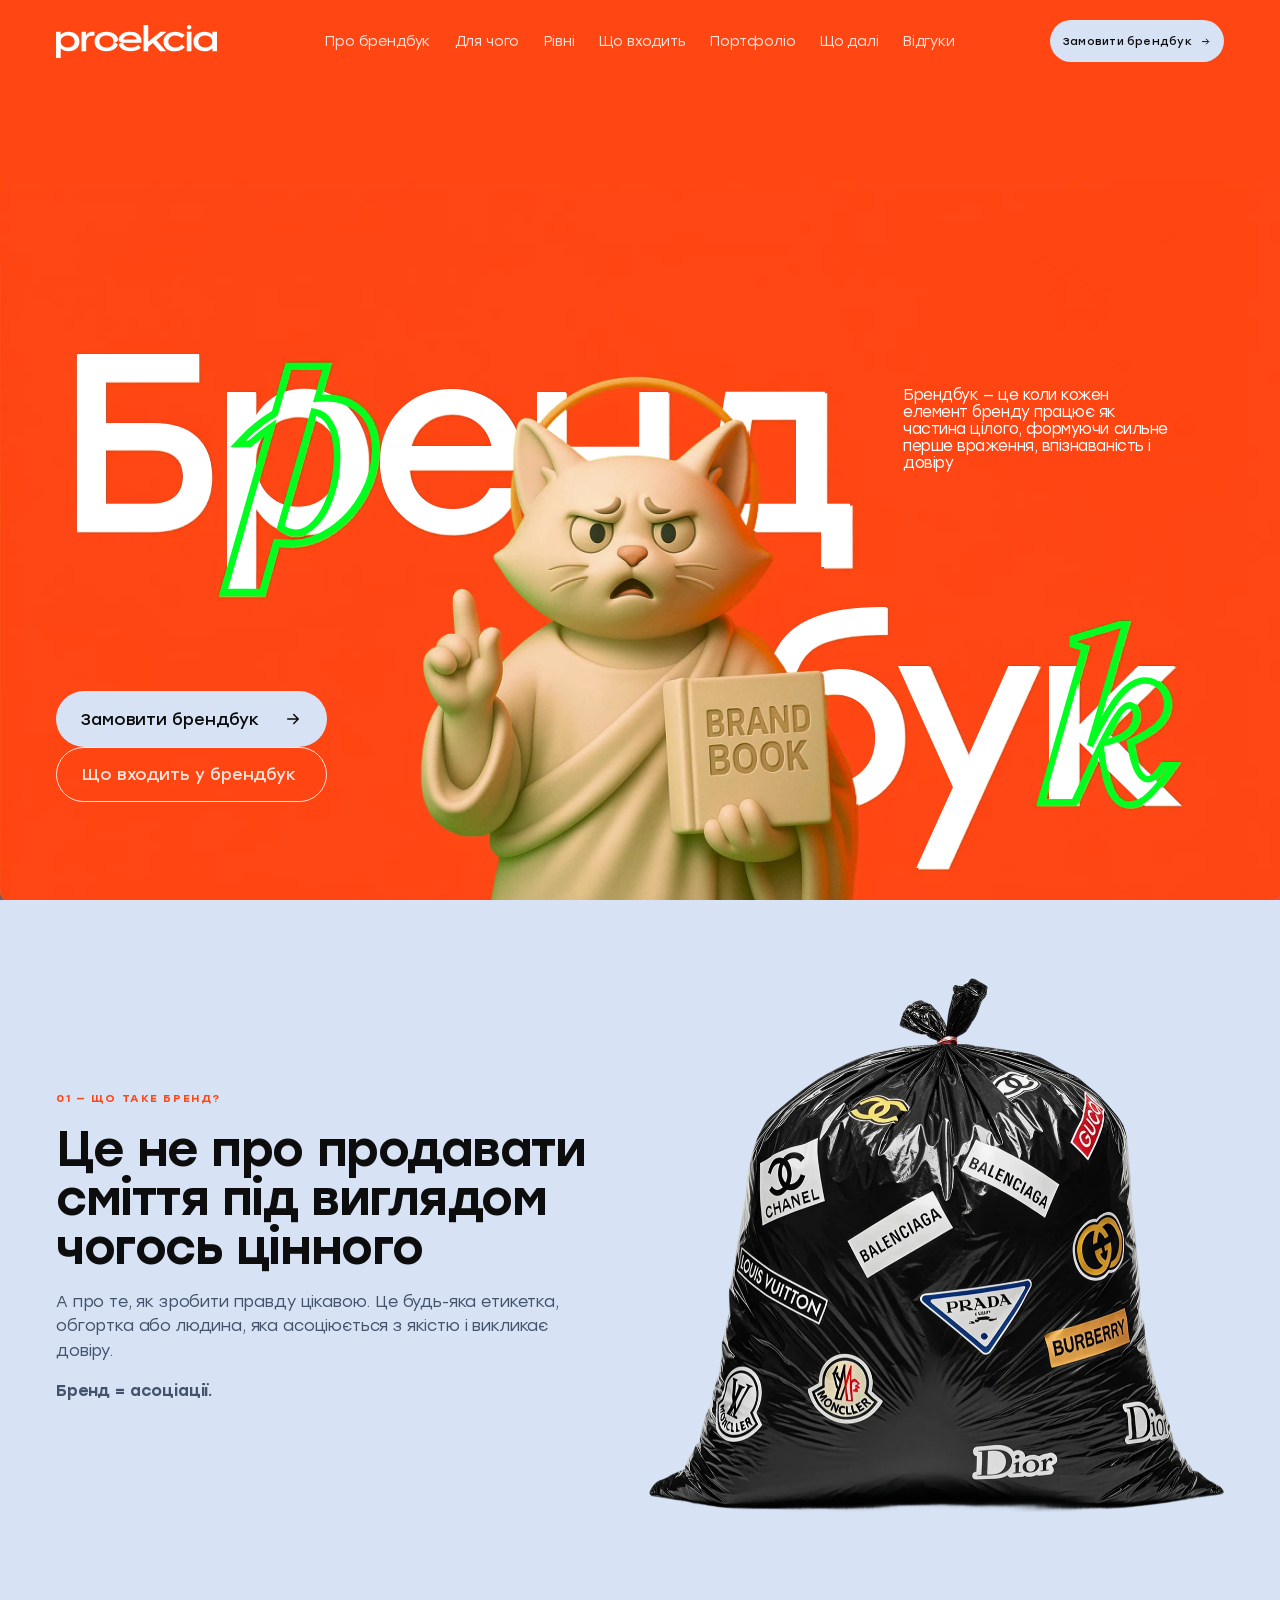
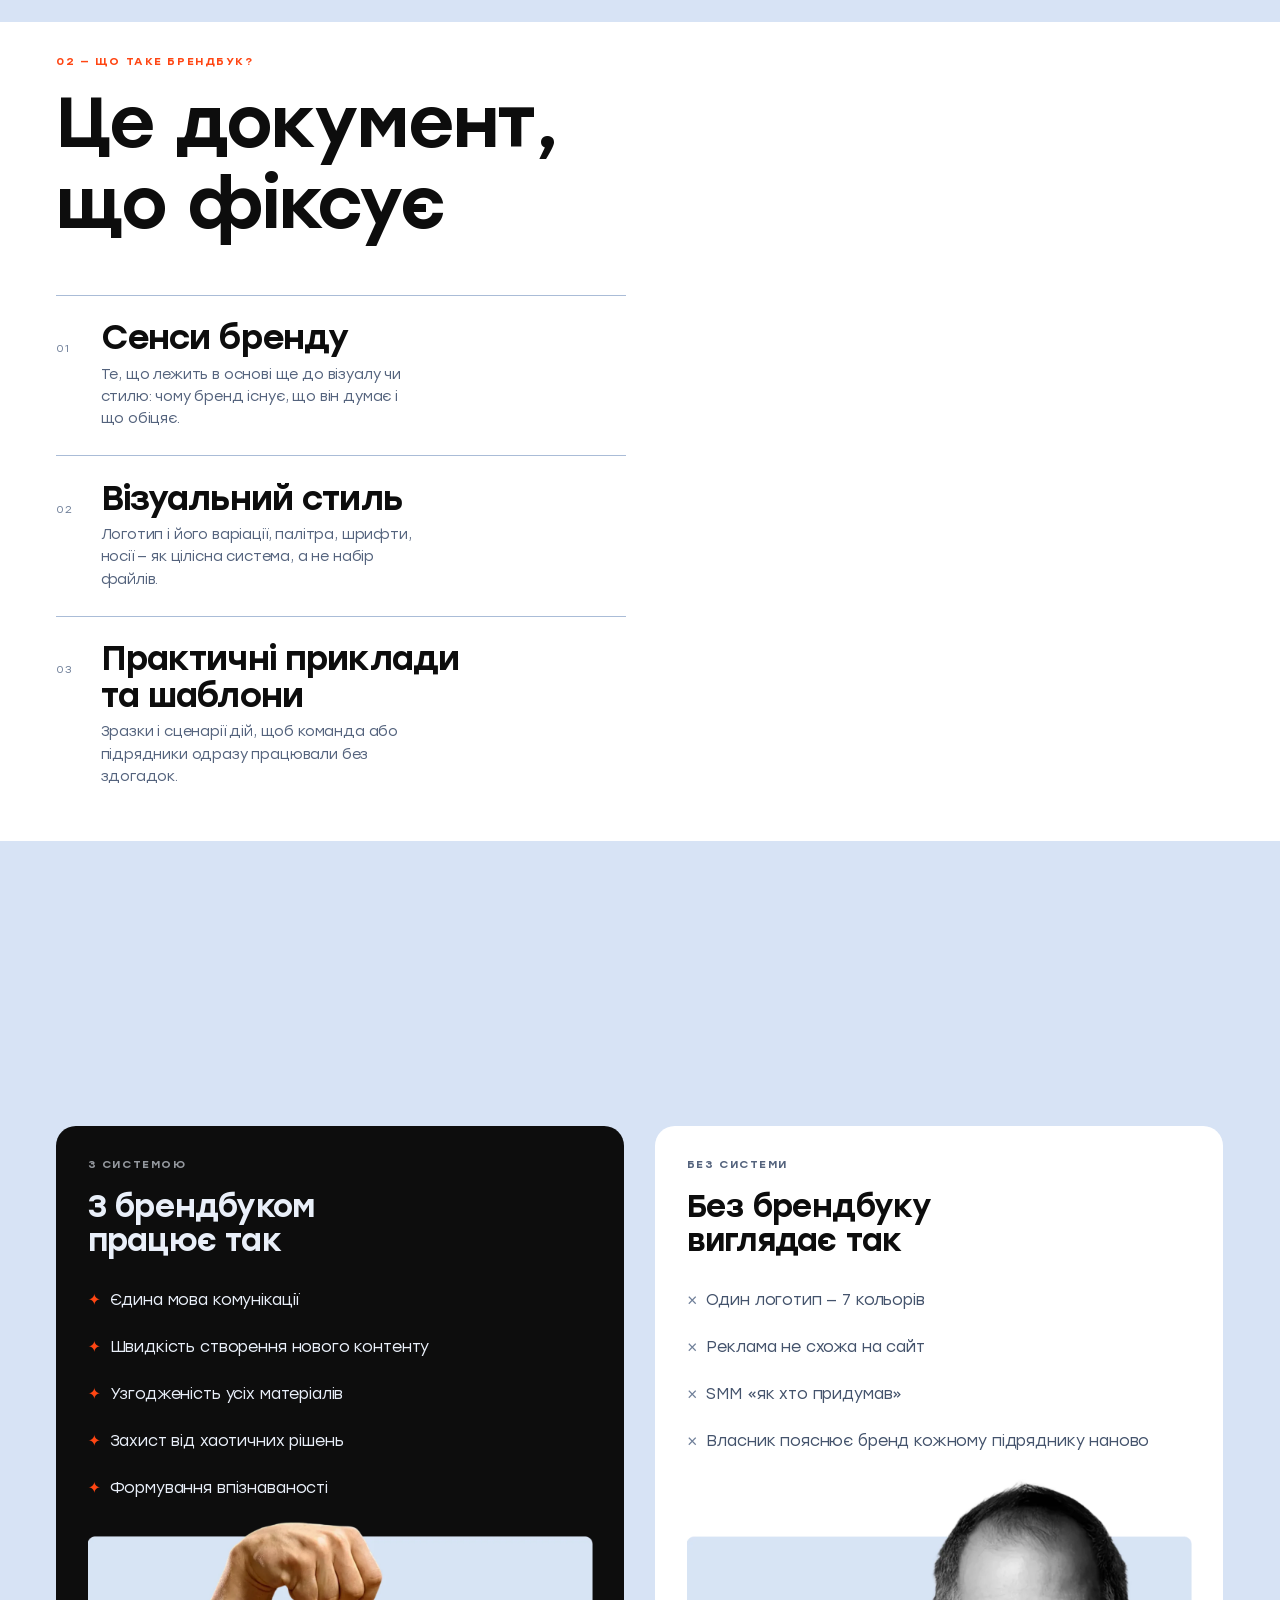
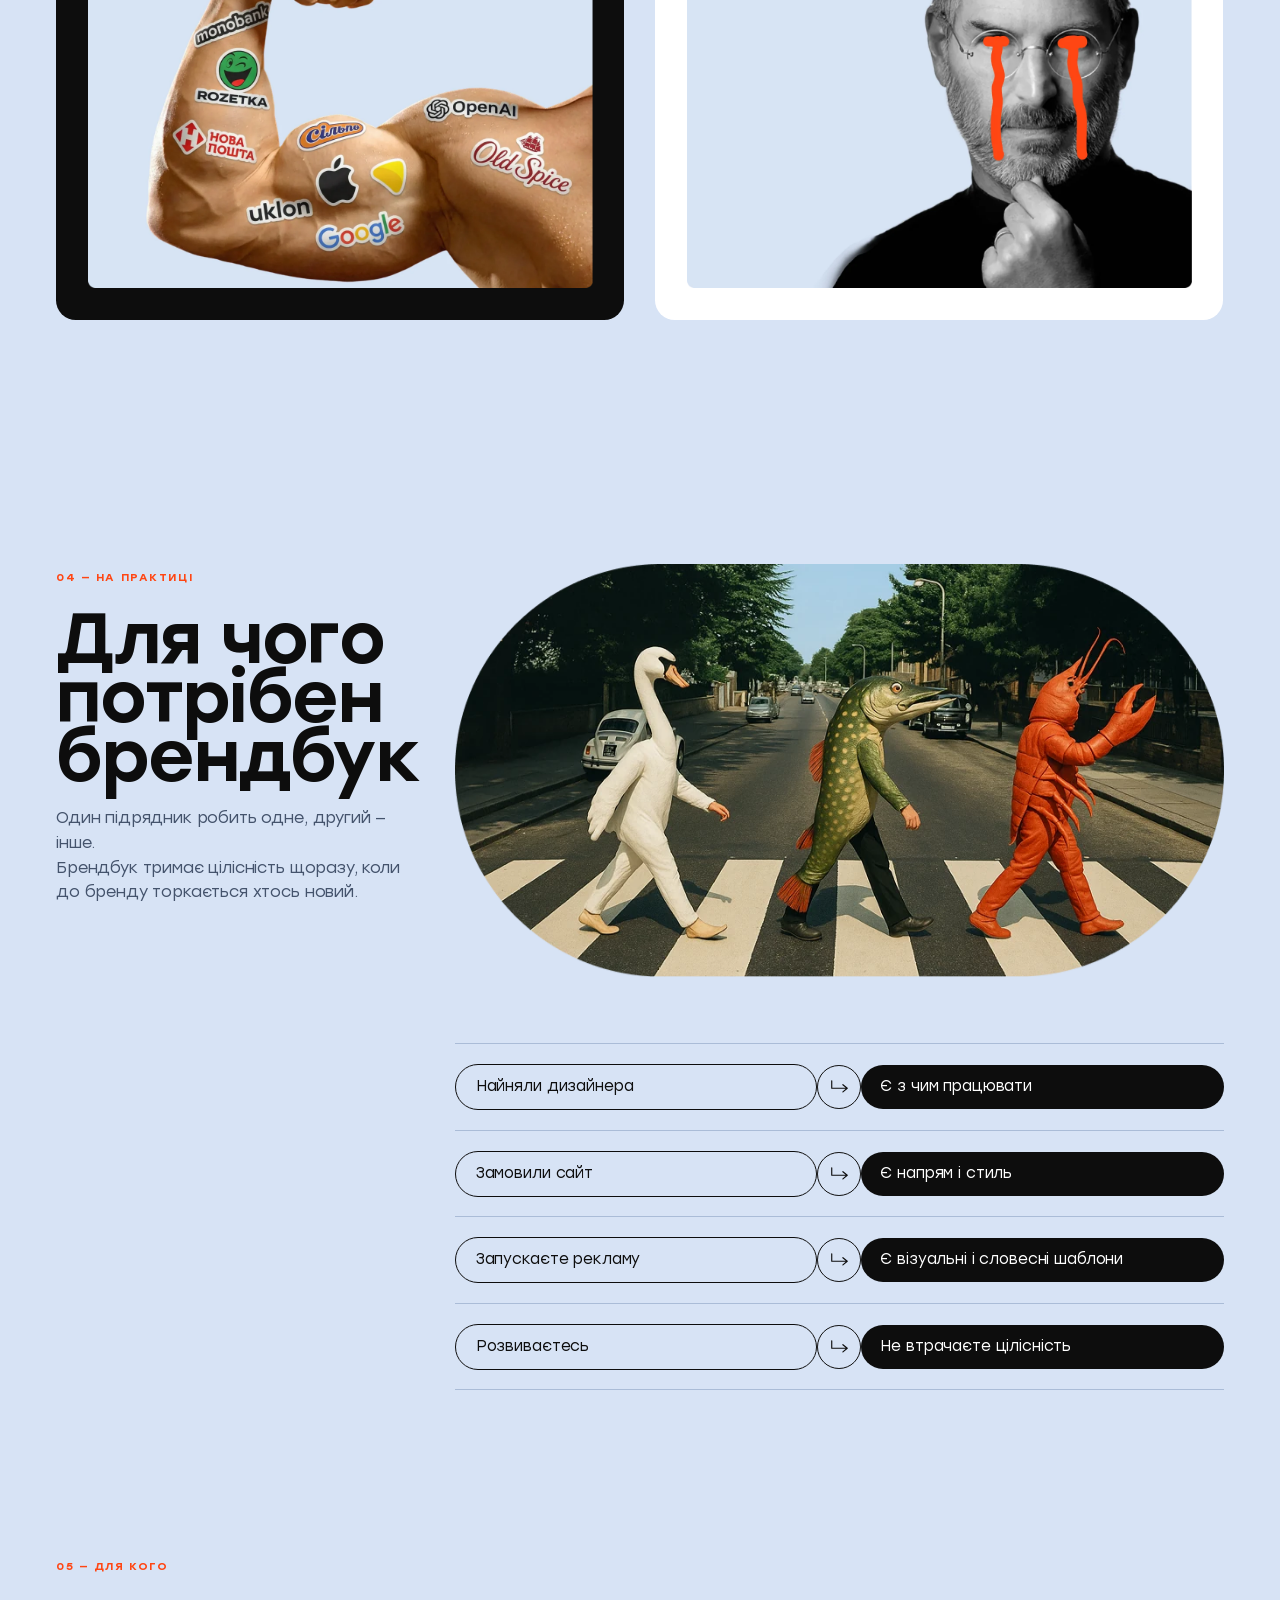
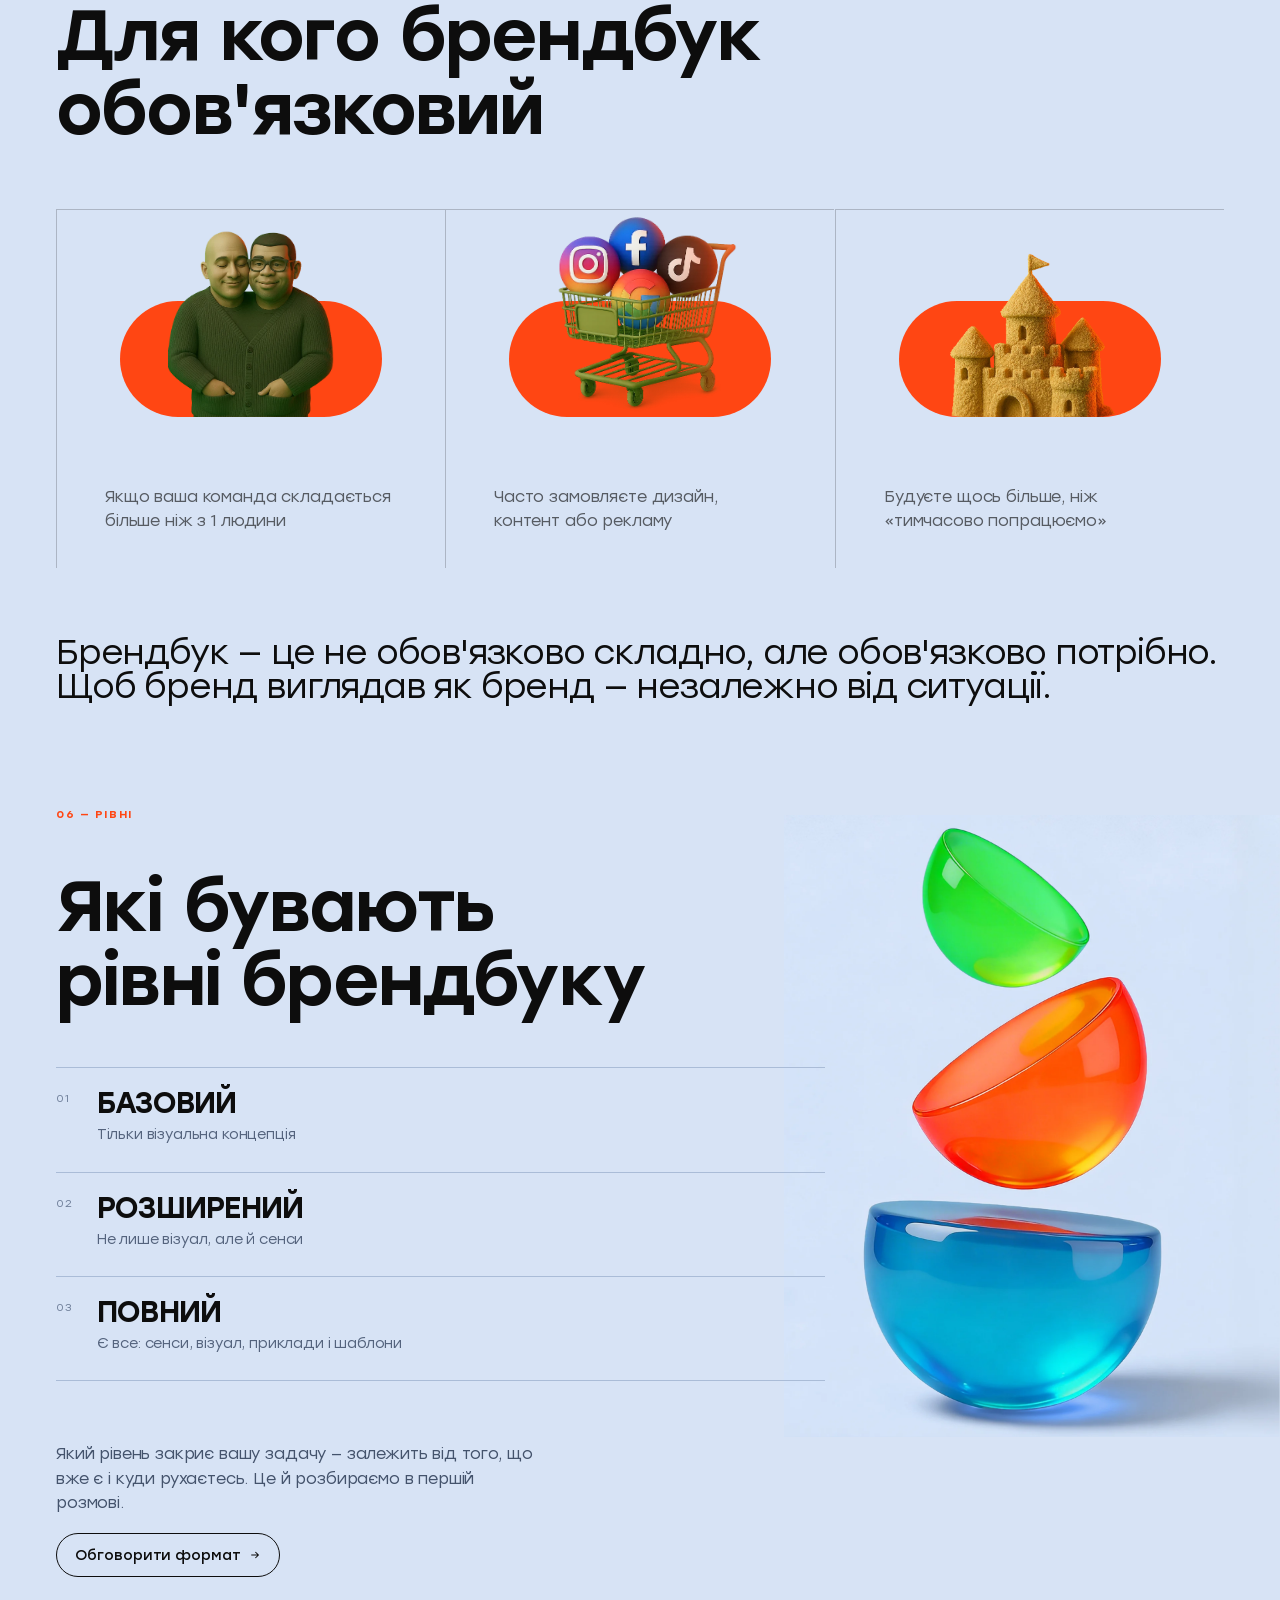
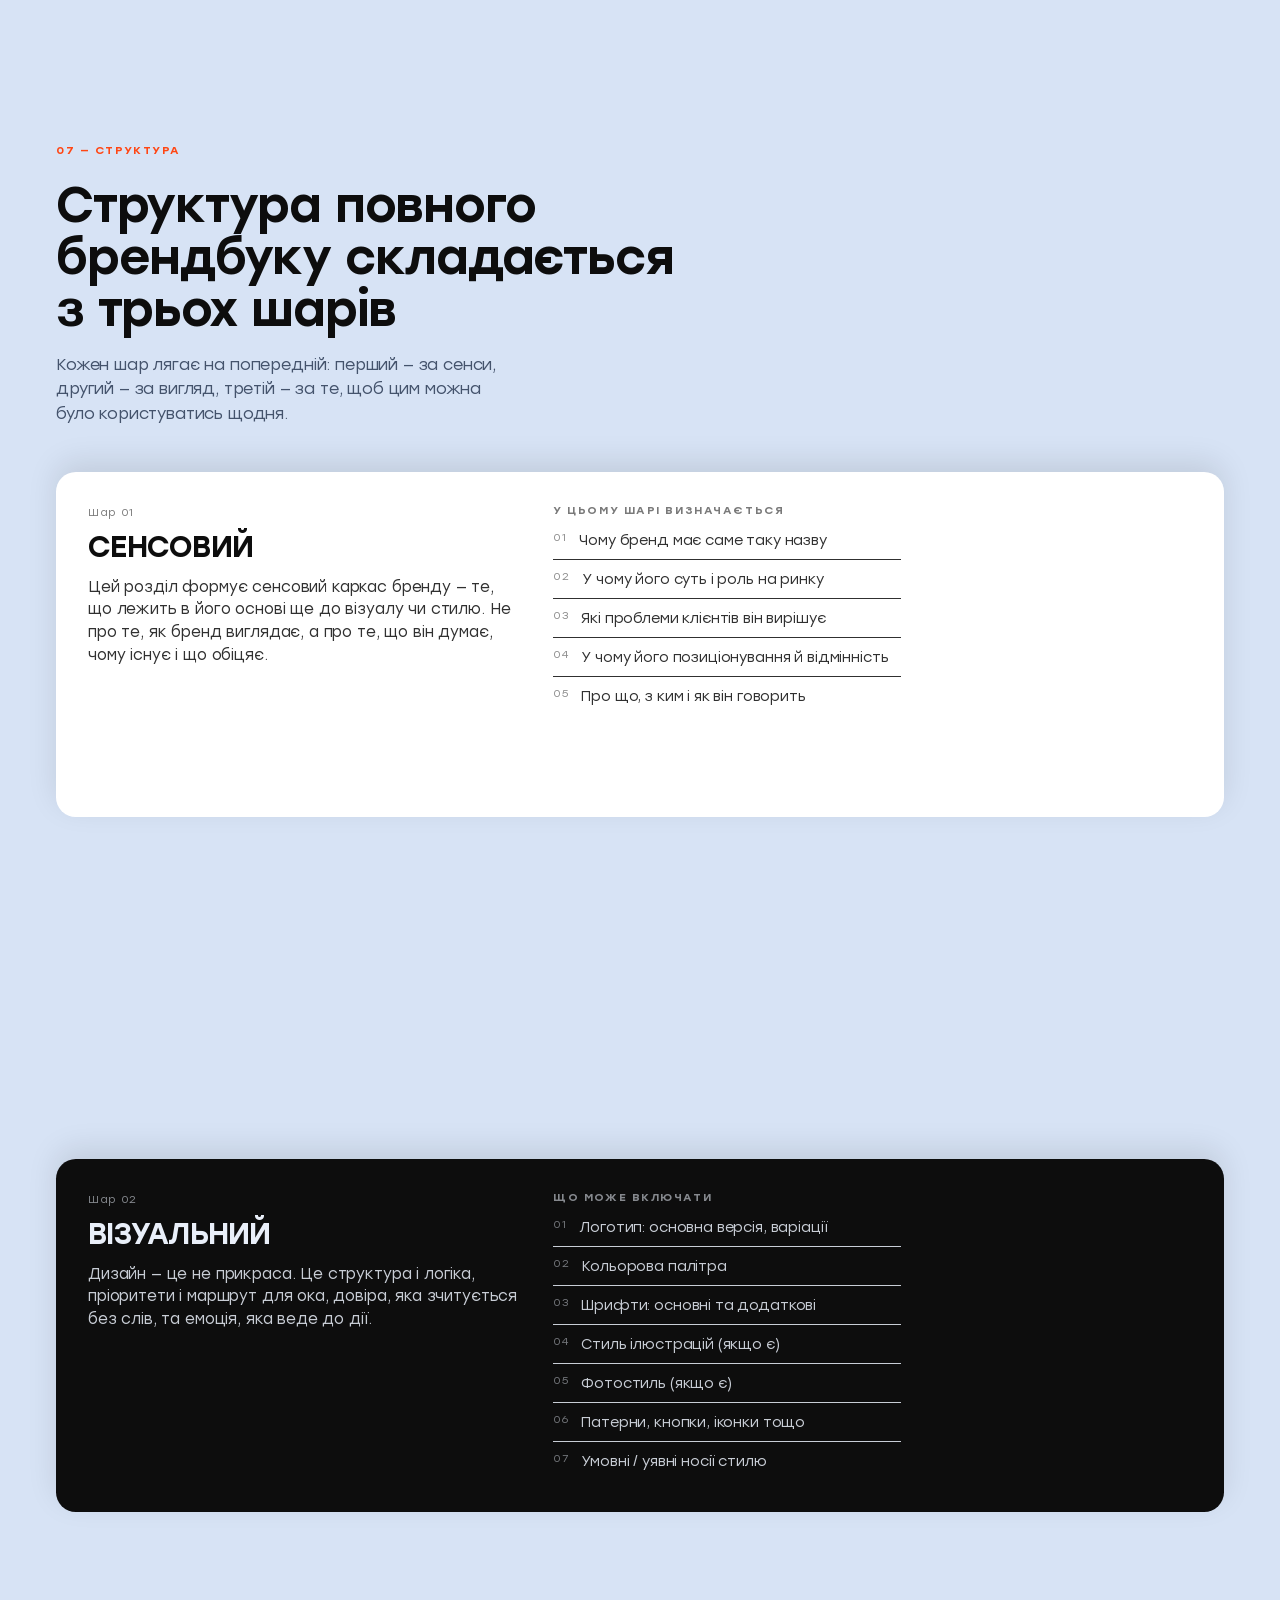
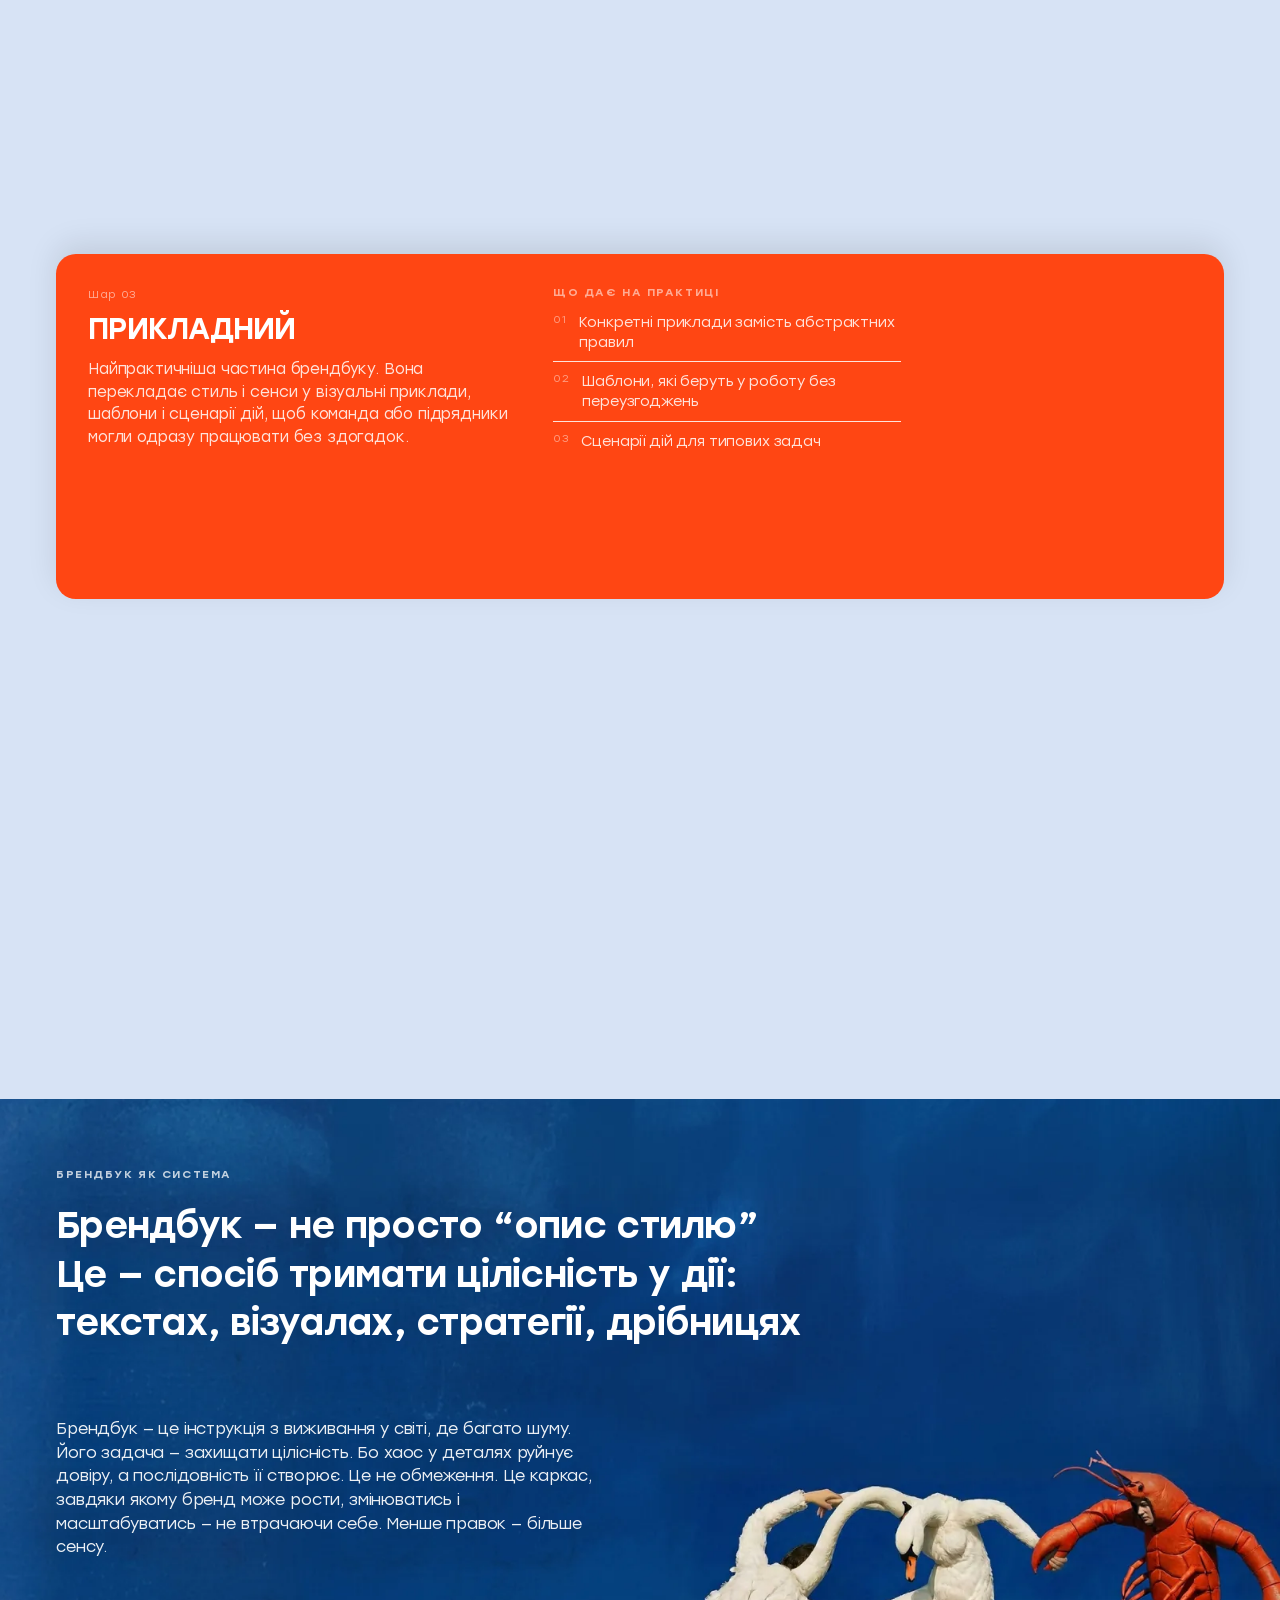
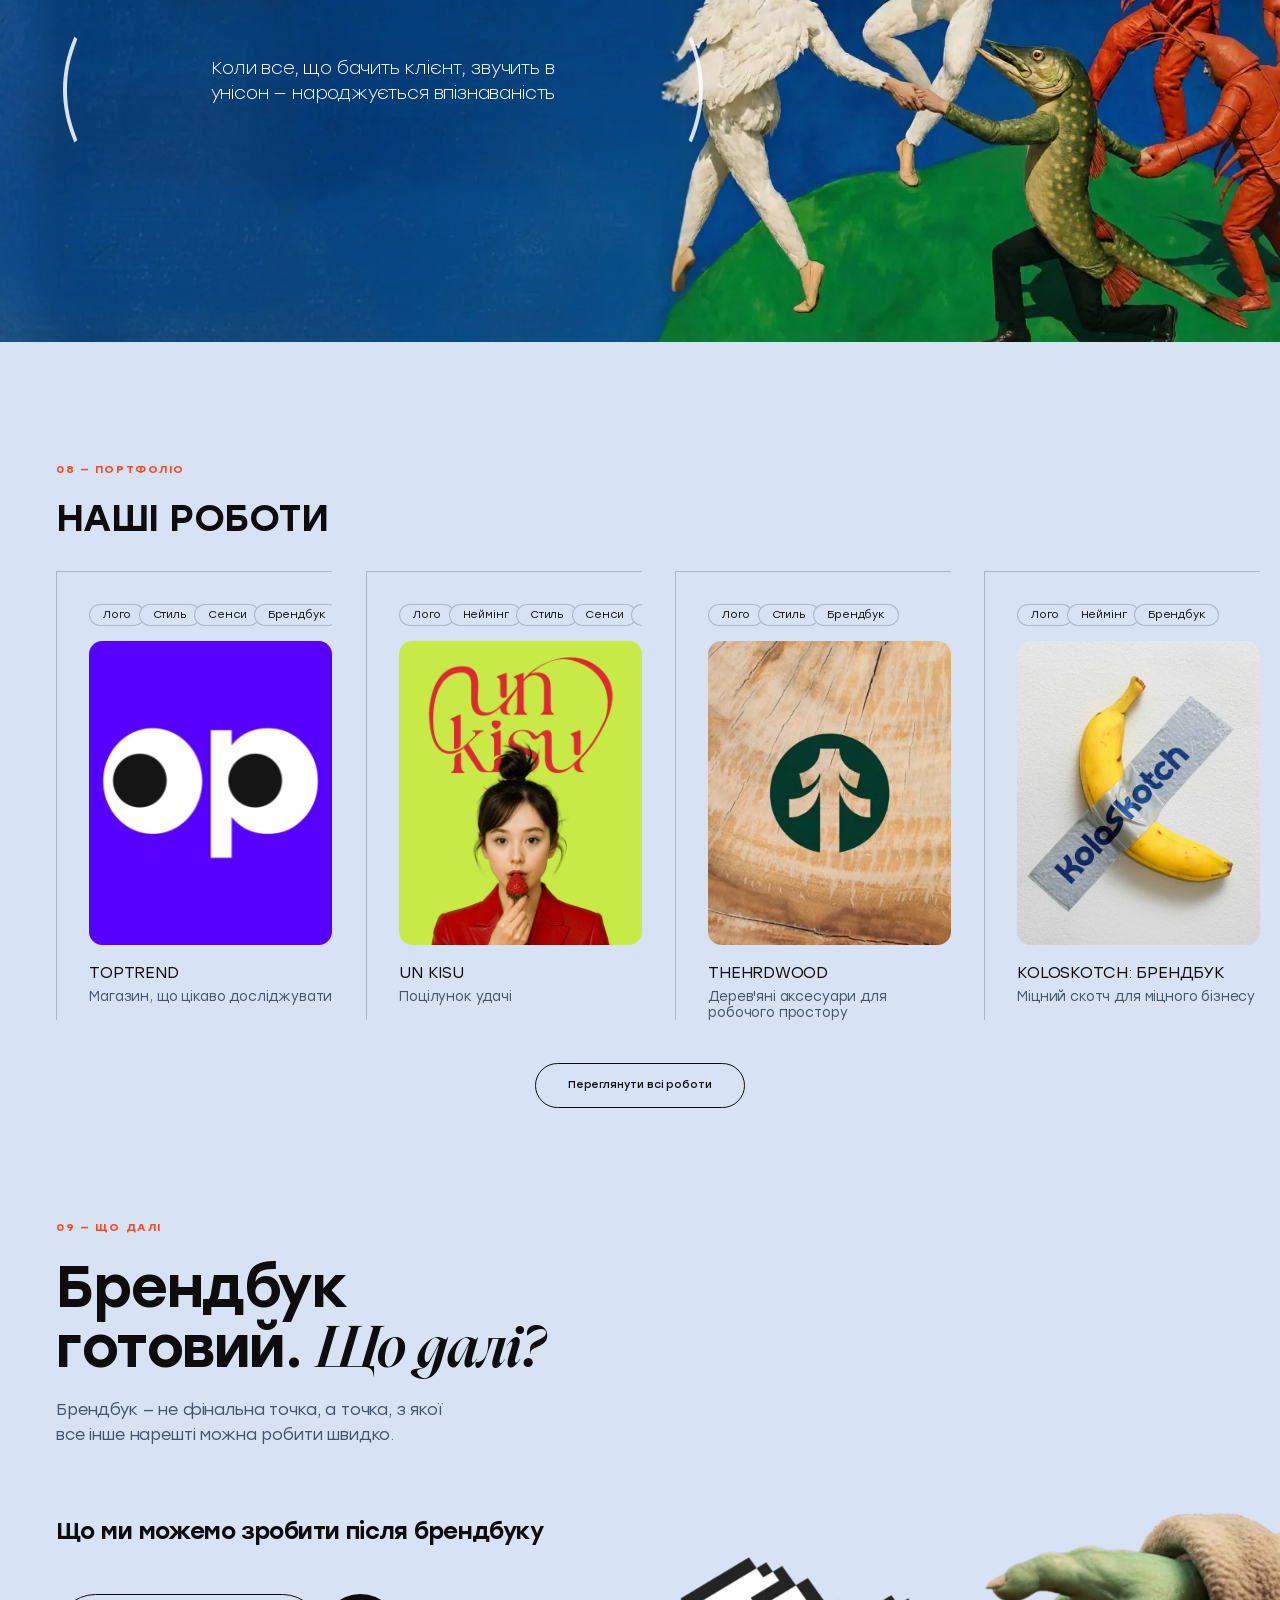
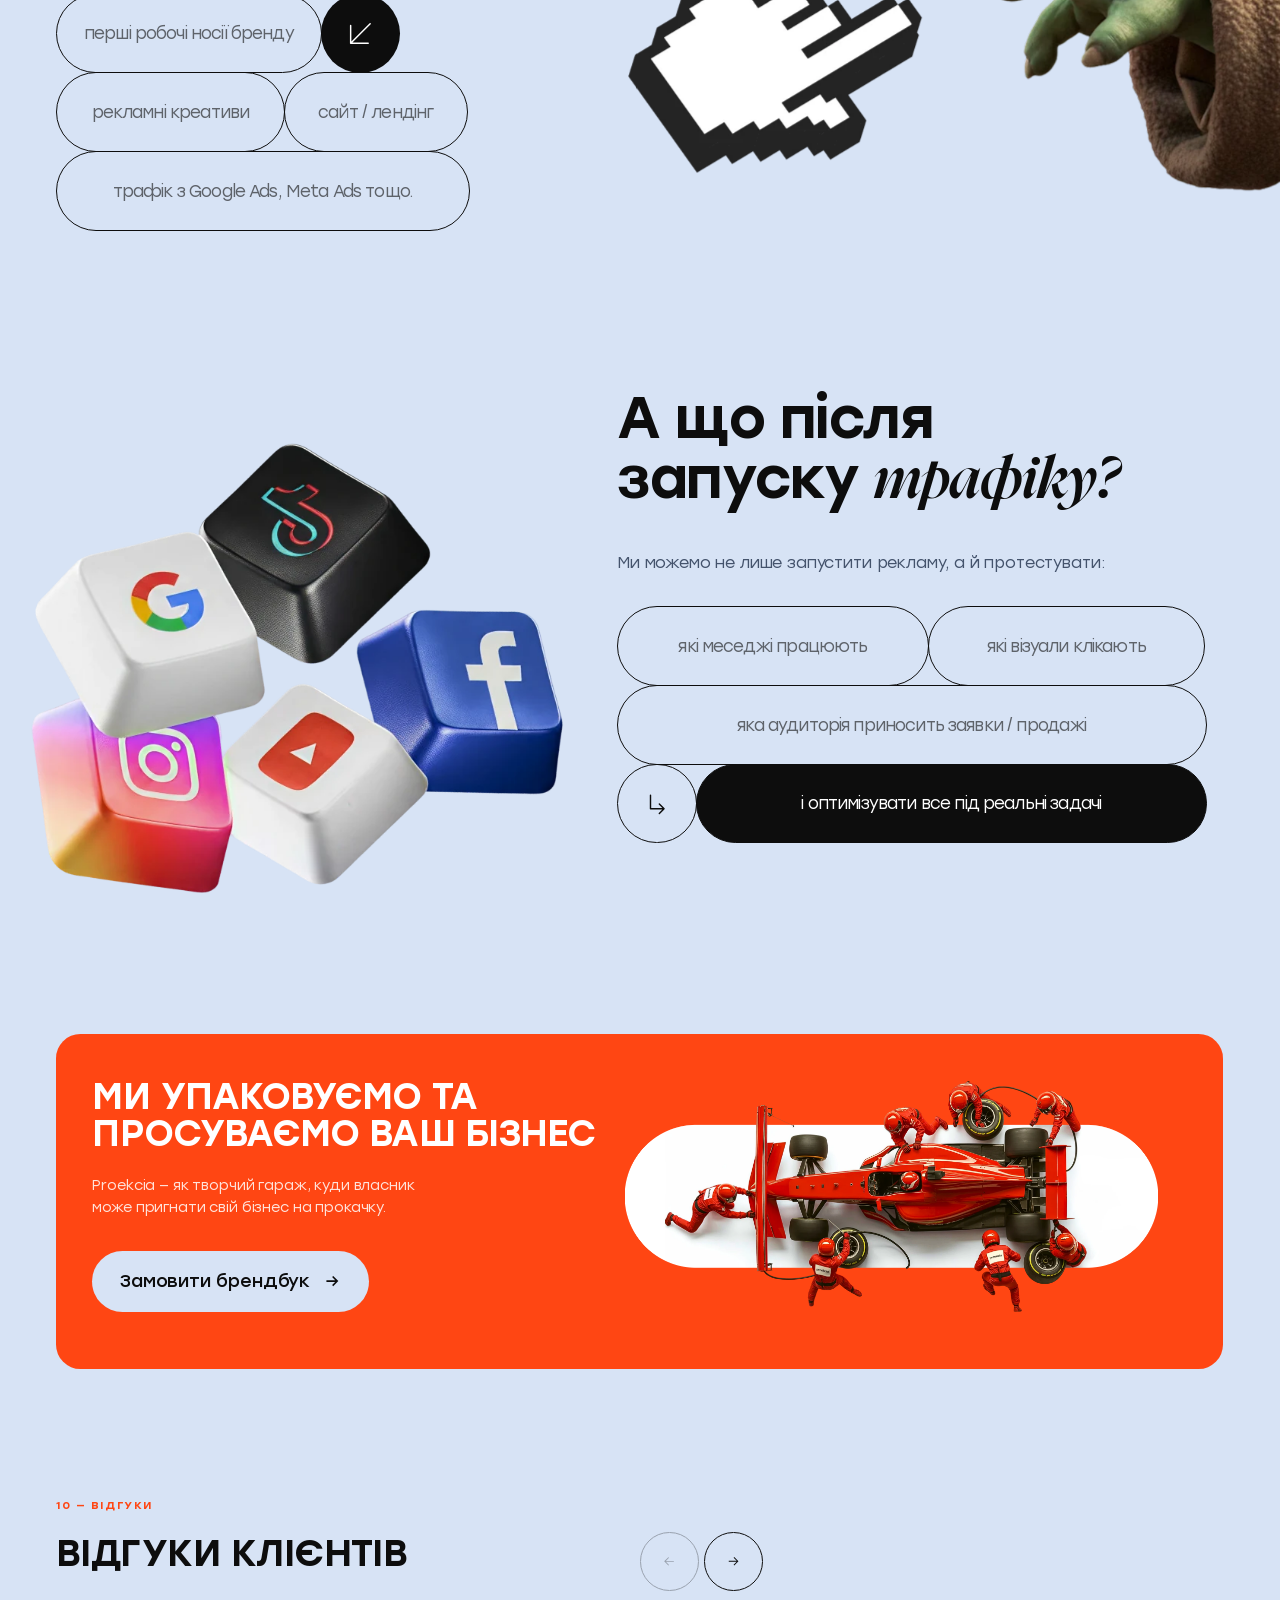
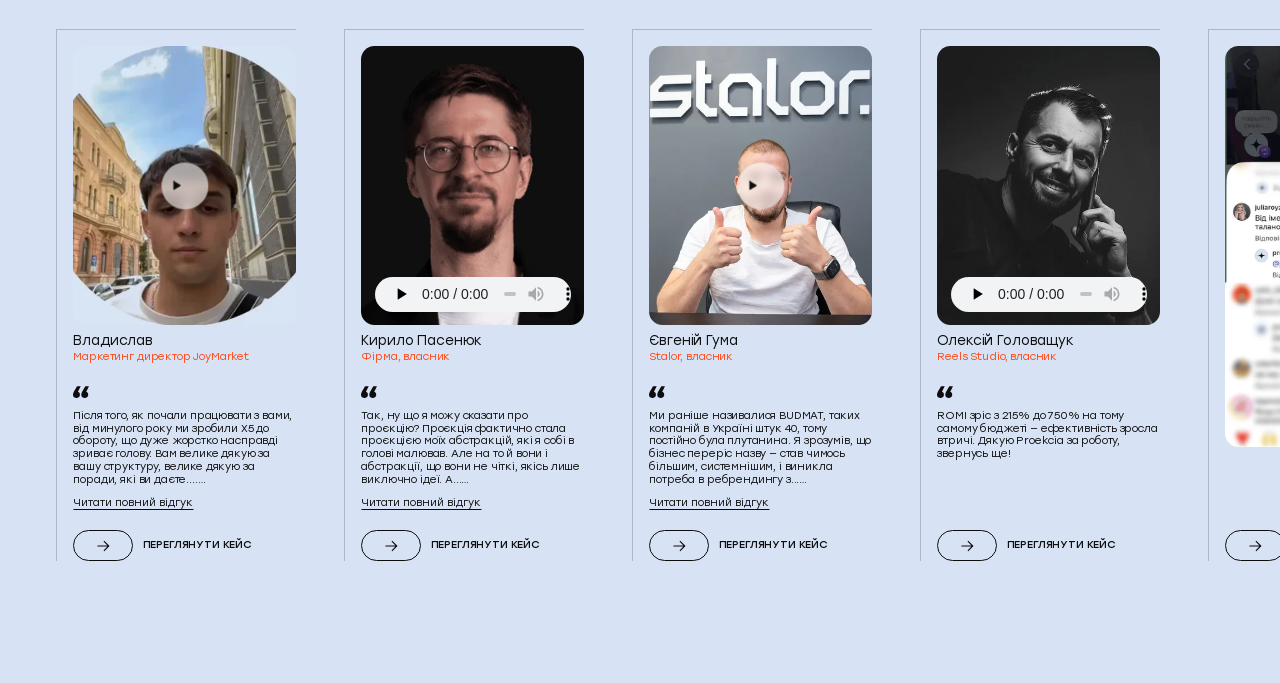
<file: landings/l2-brendbuk-editorial/index.html>
<!DOCTYPE html>
<html lang="uk" class="no-js">
<head>
<meta charset="utf-8">
<meta name="viewport" content="width=device-width, initial-scale=1">
<title>Брендбук для бізнесу — сенси, візуальна система, правила · Proekcia</title>
<meta name="description" content="Брендбук від студії Proekcia: сенсовий каркас, візуальна система і практичні шаблони. Щоб команда й підрядники працювали без здогадок, а бренд залишався цілісним.">
<meta name="theme-color" content="#D7E3F5">
<link rel="canonical" href="https://proekcia.com/brendbuk/">

<meta property="og:type" content="website">
<meta property="og:locale" content="uk_UA">
<meta property="og:title" content="Бренд, який не розсипається на частини — брендбук від Proekcia">
<meta property="og:description" content="Сенси, візуальна система і практичні правила в одному документі. Щоб бренд виглядав як бренд — незалежно від ситуації.">
<meta property="og:site_name" content="Proekcia">

<link rel="icon" href="assets/logo/Icon_logo_black.svg" type="image/svg+xml">

<!-- Шрифти: локальні woff2 (≈23 КБ кожен), font-display:swap — див. css/tokens.css.
     Preload навмисно не використовуємо: CSS блокує рендер і так, а подвійне
     завантаження файлу коштувало б дорожче за виграш. -->
<link rel="stylesheet" href="css/tokens.css?v=211">
<link rel="stylesheet" href="css/base.css?v=211">
<link rel="stylesheet" href="css/components.css?v=211">
<link rel="stylesheet" href="css/sections.css?v=211">
<script>document.documentElement.classList.remove('no-js');</script>

<script type="application/ld+json">
{
  "@context":"https://schema.org",
  "@type":"Service",
  "name":"Брендбук",
  "serviceType":"Розробка брендбуку",
  "description":"Брендбук: сенси бренду, візуальна система і практичні шаблони в одному документі.",
  "provider":{
    "@type":"Organization",
    "name":"Proekcia",
    "description":"Студія дизайну та маркетингу",
    "url":"https://proekcia.com",
    "telephone":"+380734174813",
    "sameAs":["https://www.instagram.com/proekcia_studio/"]
  }
}
</script>
</head>

<body>
<a class="skip-link" href="#main">Перейти до вмісту</a>

<!-- ============================================================== HEADER
     1:1 з .site-header на proekcia.com: лого ліворуч, бургер праворуч
     («МЕНЮ» + чорна пігулка 68×35 з двома білими лініями 26.45×2).
     Навігації в рядку немає на жодній ширині — усе живе в панелі меню,
     як на сайті. WP: меню — wp_nav_menu('primary'). -->
<header class="site-header" id="header">
  <div class="site-header__inner">
    <a class="site-header__logo" href="#top" aria-label="Proekcia — на початок">
      <img src="assets/logo/Vector.svg" alt="Proekcia" width="200" height="43">
    </a>

    <nav class="site-header__nav" aria-label="Основна навігація">
      <a href="#define">Про брендбук</a>
      <a href="#flow">Для чого</a>
      <a href="#levels">Рівні</a>
      <a href="#layers">Що входить</a>
      <a href="#work">Портфоліо</a>
      <a href="#next">Що далі</a>
      <a href="#reviews">Відгуки</a>
    </nav>

    <a class="btn btn--primary btn--sm site-header__cta" href="https://telegram.me/Yakushenkov" data-cta>
      Замовити брендбук
      <svg class="btn__arrow" viewBox="0 0 16 16" fill="none" aria-hidden="true"><path d="M3 8h9M8.5 4l4 4-4 4" stroke="currentColor" stroke-width="1.4"/></svg>
    </a>

    <button class="hamburger" id="burger" type="button"
            aria-label="Відкрити меню" aria-expanded="false" aria-controls="sidenav" title="Меню">
      <span class="hamburger__box"><span class="hamburger__inner"></span></span>
    </button>
  </div>
</header>

<!-- ============================================================== МЕНЮ
     Панель #sidenav із сайту: світло-синє полотно виїжджає згори
     (translateY(-110%) → 0, transform .5s + opacity .3s), колонки
     «Меню / Соцмережі / Зв'язатися» і перемикач мови. -->
<div class="sidenav" id="sidenav" hidden>
  <div class="sidenav__inner">
    <div class="sidenav__top">
      <a class="site-header__logo" href="#top" aria-label="Proekcia — на початок">
        <img src="assets/logo/Vector.svg" alt="Proekcia" width="200" height="43">
      </a>
      <button class="hamburger is-active" id="burgerClose" type="button" aria-label="Закрити меню">
        <span class="hamburger__box"><span class="hamburger__inner"></span></span>
      </button>
    </div>

    <nav class="sidenav__grid" aria-label="Навігація лендингу">
      <div class="sidenav__col sidenav__col--menu">
        <p class="sidenav__label sidenav__label--menu">Меню</p>
        <ul class="sidenav__links">
          <li><a href="#brand">Про бренд</a></li>
          <li><a href="#define">Про брендбук</a></li>
          <li><a href="#flow">Для чого</a></li>
          <li><a href="#levels">Рівні</a></li>
          <li><a href="#layers">Що входить</a></li>
          <li><a href="#work">Портфоліо</a></li>
          <li><a href="#next">Що далі</a></li>
          <li><a href="#reviews">Відгуки</a></li>
        </ul>
      </div>

      <a class="sidenav__cta" href="https://telegram.me/Yakushenkov" data-cta>
        <span>Замовити брендбук</span>
        <svg width="16" height="16" viewBox="0 0 16 16" fill="none" aria-hidden="true"><path d="M8 3v10M3 8h10" stroke="currentColor" stroke-width="1.6" stroke-linecap="round"/></svg>
      </a>

      <div class="sidenav__col sidenav__col--socials">
        <p class="sidenav__label">Соцмережі</p>
        <ul class="sidenav__links sidenav__links--small">
          <li><a href="https://www.instagram.com/proekcia_studio/" target="_blank" rel="noopener">Instagram</a></li>
          <li><a href="https://www.behance.net/proekcia_studio" target="_blank" rel="noopener">Behance</a></li>
          <li><a href="https://www.tiktok.com/@proekcia_studio" target="_blank" rel="noopener">TikTok</a></li>
        </ul>
      </div>

      <div class="sidenav__col sidenav__col--contacts">
        <p class="sidenav__label">Зв'язатися</p>
        <ul class="sidenav__links sidenav__links--small">
          <li><a href="tel:+380734174813">+38 073 417 48 13</a></li>
          <li><a href="https://telegram.me/Yakushenkov" target="_blank" rel="noopener">Telegram</a></li>
          <li><a href="https://wa.me/380734174813" target="_blank" rel="noopener">WhatsApp</a></li>
          <li><a href="viber://chat?number=+380734174813">Viber</a></li>
        </ul>
      </div>

      <div class="sidenav__col sidenav__col--lang">
        <a href="#top" class="is-active">UA</a>
        <a href="https://proekcia.com/english-version-under-construction/" target="_blank" rel="noopener">EN</a>
      </div>
    </nav>
  </div>
</div>

<main id="main">
<span id="top"></span>

<!-- ============================================================== s01 · HERO
     Композиція з Figma (фрейм 1920, помаранчевий блок 1680×1004, відступ
     120px з боків). На ≥992px це пропорційний «артборд»: усі елементи
     позиціоновані у відсотках від нього, кеглі — у cqw, тож екран
     масштабується цілком. Нижче 992px композиція перебудовується в потік.

     Асети з макета: images/hero/cutout.webp (вирізаний кіт) і два
     обведені контури літер — letter-r.svg / letter-k.svg — які лягають
     поверх «р» у «Бренд» і «к» у «бук». -->
<section class="hero section--accent" id="hero">
  <video class="hero__video" id="heroVideo" poster="images/hero/hero-poster.webp"
         width="1920" height="1080" muted playsinline preload="auto" aria-hidden="true"></video>

  <div class="hero__stage">

    <h1 class="hero__title" aria-label="Брендбук">
      <span class="hero__word hero__word--brand" aria-hidden="true">Бренд</span>
      <span class="hero__word hero__word--buk" aria-hidden="true">бук</span>
    </h1>

    <span class="hero__letter hero__letter--r" aria-hidden="true"></span>
    <span class="hero__letter hero__letter--k" aria-hidden="true"></span>

    <img class="hero__cutout" src="images/hero/cutout.webp" alt="" width="1200" height="1200" fetchpriority="high" decoding="async">

    <p class="hero__lead">Брендбук — це коли кожен елемент бренду працює як частина цілого, формуючи сильне перше враження, впізнаваність і довіру</p>

    <div class="hero__actions">
      <a class="hero__btn hero__btn--primary" href="https://telegram.me/Yakushenkov" data-cta>
        <span>Замовити брендбук</span>
        <svg viewBox="0 0 24 24" fill="none" aria-hidden="true"><path d="M5 12h13M13 6l6 6-6 6" stroke="currentColor" stroke-width="2.09" stroke-linecap="round" stroke-linejoin="round"/></svg>
      </a>
      <a class="hero__btn hero__btn--ghost" href="#layers">Що входить у брендбук</a>
    </div>

  </div>
</section>

<!-- ============================================================== s02 · 01 ЩО ТАКЕ БРЕНД
     Слайди 3–5 презентації. WP: title, text, image, closing_statement. -->
<section class="section brand" id="brand" aria-labelledby="brand-title">
  <div class="wrap brand__wrap">
    <div class="brand__head reveal">
      <span class="label label--accent">01 — Що таке бренд?</span>
      <h2 class="brand__title" id="brand-title">Це не про продавати сміття під виглядом чогось цінного</h2>
      <p class="brand__lead">А про те, як зробити правду цікавою. Це будь-яка етикетка, обгортка або людина, яка асоціюється з якістю і викликає довіру.</p>
      <p class="brand__strong">Бренд = асоціації.</p>
    </div>

    <figure class="brand__media reveal" style="--reveal-delay:120ms">
      <img src="images/presentation/trash_bag.webp" alt="Чорний пакет для сміття, обклеєний логотипами люксових брендів" width="1100" height="1021" loading="lazy" decoding="async">
    </figure>
  </div>
</section>

<!-- ============================================================== s03 · 02 ЩО ТАКЕ БРЕНДБУК
     Слайди 6–7: «це документ, що фіксує». WP: title, rows[] {num, title, desc}. -->
<section class="section section--white define" id="define" aria-labelledby="define-title">
  <div class="wrap define__inner">
    <div class="define__head reveal">
      <span class="label label--accent">02 — Що таке брендбук?</span>
      <h2 class="define__title" id="define-title">Це документ,<br> що фіксує</h2>
    </div>

    <ol class="bigrows reveal" style="--reveal-delay:120ms">
      <li class="bigrows__item">
        <span class="num">01</span>
        <span>
          <span class="bigrows__title">Сенси бренду</span>
          <span class="bigrows__desc">Те, що лежить в основі ще до візуалу чи стилю: чому бренд існує, що він думає і що обіцяє.</span>
        </span>
      </li>
      <li class="bigrows__item">
        <span class="num">02</span>
        <span>
          <span class="bigrows__title">Візуальний стиль</span>
          <span class="bigrows__desc">Логотип і його варіації, палітра, шрифти, носії — як цілісна система, а не набір файлів.</span>
        </span>
      </li>
      <li class="bigrows__item">
        <span class="num">03</span>
        <span>
          <span class="bigrows__title">Практичні приклади<br> та шаблони</span>
          <span class="bigrows__desc">Зразки і сценарії дій, щоб команда або підрядники одразу працювали без здогадок.</span>
        </span>
      </li>
    </ol>
  </div>

  <figure class="define__media reveal" style="--reveal-delay:180ms">
    <picture>
      <source media="(max-width:991px)" srcset="images/define/books-mob.webp" width="1420" height="1104">
      <img src="images/define/books.webp" alt="Стос надрукованих брендбуків Proekcia в помаранчевих обкладинках" width="1420" height="1826" loading="lazy" decoding="async">
    </picture>
  </figure>
</section>

<!-- ============================================================== s04 · 03 ЩО ВІН ДАЄ БІЗНЕСУ
     Слайд 9. Порядок панелей — як на слайді: спершу «з брендбуком», далі «без».
     WP: panel_with{title,items[],image}, panel_without{...}. -->
<section class="section" id="value" aria-labelledby="value-title">
  <div class="wrap">
    <div class="reveal mb-l">
      <span class="label label--accent">03 — Що він дає вашому бізнесу?</span>
      <h2 class="h2 mt-s" id="value-title">Різниця, яку видно в роботі</h2>
    </div>

    <div class="contrast">
      <div class="panel panel--with reveal">
        <div class="panel__label">
          <span class="label">З системою</span>
        </div>
        <h3 class="panel__title">З брендбуком<br>працює так</h3>
        <ul class="panel__list">
          <li><span>Єдина мова комунікації</span></li>
          <li><span>Швидкість створення нового контенту</span></li>
          <li><span>Узгодженість усіх матеріалів</span></li>
          <li><span>Захист від хаотичних рішень</span></li>
          <li><span>Формування впізнаваності</span></li>
        </ul>
        <figure class="panel__media">
          <img src="images/value/with-system.webp" alt="Рука з наліпками логотипів відомих брендів" width="1328" height="990" loading="lazy" decoding="async">
        </figure>
      </div>

      <div class="panel panel--without reveal" style="--reveal-delay:120ms">
        <div class="panel__label">
          <span class="label">Без системи</span>
        </div>
        <h3 class="panel__title">Без брендбуку<br>виглядає так</h3>
        <ul class="panel__list">
          <li><span>Один логотип — 7 кольорів</span></li>
          <li><span>Реклама не схожа на сайт</span></li>
          <li><span>SMM «як хто придумав»</span></li>
          <li><span>Власник пояснює бренд кожному підряднику наново</span></li>
        </ul>
        <figure class="panel__media">
          <img src="images/value/without-system.webp" alt="Портрет із намальованими помаранчевими сльозами" width="1328" height="1080" loading="lazy" decoding="async">
        </figure>
      </div>
    </div>
  </div>
</section>

<!-- ============================================================== s05 · 04 НА ПРАКТИЦІ
     Слайди 10–12: ілюстрація «лебідь, рак і щука» + ланцюжок «дія → результат».
     WP: title, text, image, rows[] {from, to}. -->
<section class="section" id="flow" aria-labelledby="flow-title">
  <div class="wrap grid">
    <div class="flow__head reveal">
      <span class="label label--accent">04 — На практиці</span>
      <h2 class="flow__title mt-s" id="flow-title">Для чого<br> потрібен<br> брендбук</h2>
      <p class="flow__lead mt-s">Один підрядник робить одне, другий — інше.<br> Брендбук тримає цілісність щоразу, коли до бренду торкається хтось новий.</p>
    </div>

    <figure class="flow__media reveal" style="--reveal-delay:120ms">
      <img src="images/flow/practice.webp" alt="Лебідь, щука і рак переходять дорогу в різному темпі" width="879" height="472" loading="lazy" decoding="async">
    </figure>

    <div class="flow__rows">
      <div class="flowrow reveal">
        <span class="flowrow__from">Найняли дизайнера</span>
        <span class="flowrow__arrow" aria-hidden="true"><svg viewBox="0 0 24 19" fill="none"><path d="M1 1v10.5h21M16.5 6.5 22.5 11.5l-6 5" stroke="currentColor" stroke-width="1.6" stroke-linecap="round" stroke-linejoin="round"/></svg></span>
        <span class="flowrow__to">Є з чим працювати</span>
      </div>
      <div class="flowrow reveal" style="--reveal-delay:90ms">
        <span class="flowrow__from">Замовили сайт</span>
        <span class="flowrow__arrow" aria-hidden="true"><svg viewBox="0 0 24 19" fill="none"><path d="M1 1v10.5h21M16.5 6.5 22.5 11.5l-6 5" stroke="currentColor" stroke-width="1.6" stroke-linecap="round" stroke-linejoin="round"/></svg></span>
        <span class="flowrow__to">Є напрям і стиль</span>
      </div>
      <div class="flowrow reveal" style="--reveal-delay:180ms">
        <span class="flowrow__from">Запускаєте рекламу</span>
        <span class="flowrow__arrow" aria-hidden="true"><svg viewBox="0 0 24 19" fill="none"><path d="M1 1v10.5h21M16.5 6.5 22.5 11.5l-6 5" stroke="currentColor" stroke-width="1.6" stroke-linecap="round" stroke-linejoin="round"/></svg></span>
        <span class="flowrow__to">Є візуальні і словесні шаблони</span>
      </div>
      <div class="flowrow reveal" style="--reveal-delay:270ms">
        <span class="flowrow__from">Розвиваєтесь</span>
        <span class="flowrow__arrow" aria-hidden="true"><svg viewBox="0 0 24 19" fill="none"><path d="M1 1v10.5h21M16.5 6.5 22.5 11.5l-6 5" stroke="currentColor" stroke-width="1.6" stroke-linecap="round" stroke-linejoin="round"/></svg></span>
        <span class="flowrow__to">Не втрачаєте цілісність</span>
      </div>
    </div>
  </div>
</section>

<!-- ============================================================== s06 · 05 ДЛЯ КОГО
     Слайди 13–14. WP: cards[] {num, text}, statement. -->
<section class="section who" id="who" aria-labelledby="who-title">
  <div class="wrap">
    <div class="who__head reveal">
      <span class="label label--accent">05 — Для кого</span>
      <h2 class="h2 mt-s" id="who-title">Для кого брендбук обов'язковий</h2>
    </div>

    <div class="who__cards">
      <div class="who__card reveal">
        <div class="who__art" aria-hidden="true">
          <span class="who__pill"></span>
          <img src="images/who/team.webp" alt="" width="430" height="555" style="--x:28.63%;--b:24.61%;--w:42.73%" loading="lazy" decoding="async">
        </div>
        <p>Якщо ваша команда складається більше ніж з 1 людини</p>
      </div>
      <div class="who__card reveal" style="--reveal-delay:90ms">
        <div class="who__art" aria-hidden="true">
          <span class="who__pill"></span>
          <img src="images/who/orders.webp" alt="" width="441" height="548" style="--x:27.43%;--b:24.61%;--w:47.56%" loading="lazy" decoding="async">
        </div>
        <p>Часто замовляєте дизайн, контент або рекламу</p>
      </div>
      <div class="who__card reveal" style="--reveal-delay:180ms">
        <div class="who__art" aria-hidden="true">
          <span class="who__pill"></span>
          <img src="images/who/castle.webp" alt="" width="692" height="505" style="--x:19.03%;--b:24.61%;--w:61.76%" loading="lazy" decoding="async">
        </div>
        <p>Будуєте щось більше, ніж «тимчасово попрацюємо»</p>
      </div>
    </div>

    <div class="who__statement reveal">
      <p class="statement">Брендбук — це не обов'язково складно, але обов'язково потрібно. Щоб бренд виглядав як бренд — незалежно від ситуації.</p>
    </div>
  </div>
</section>

<!-- ============================================================== s07 · 06 РІВНІ
     Слайди 15–16. Цін немає навмисно: формат обговорюється.
     WP: levels[] {num, name, desc}, cta, image. -->
<section class="section levels" id="levels" aria-labelledby="levels-title">
  <div class="wrap grid">
    <div class="levels__head reveal">
      <span class="label label--accent">06 — Рівні</span>
      <h2 class="h2" id="levels-title">Які бувають<br> рівні брендбуку</h2>
    </div>

    <figure class="levels__media reveal" style="--reveal-delay:120ms">
      <img src="images/levels/bowls.webp" alt="Три скляні напівсфери, складені одна на одну" width="1488" height="1866" loading="lazy" decoding="async">
    </figure>

    <div class="levels__list">
      <div class="level reveal">
        <span class="num">01</span>
        <div>
          <h3 class="level__name">Базовий</h3>
          <p class="level__desc">Тільки візуальна концепція</p>
        </div>
      </div>
      <div class="level reveal" style="--reveal-delay:90ms">
        <span class="num">02</span>
        <div>
          <h3 class="level__name">Розширений</h3>
          <p class="level__desc">Не лише візуал, але й сенси</p>
        </div>
      </div>
      <div class="level reveal" style="--reveal-delay:180ms">
        <span class="num">03</span>
        <div>
          <h3 class="level__name">Повний</h3>
          <p class="level__desc">Є все: сенси, візуал, приклади і шаблони</p>
        </div>
      </div>
    </div>

    <div class="levels__cta reveal">
      <p class="text text--narrow">Який рівень закриє вашу задачу — залежить від того, що вже є і куди рухаєтесь. Це й розбираємо в першій розмові.</p>
      <a class="btn btn--ghost" href="https://telegram.me/Yakushenkov" data-cta>
        Обговорити формат
        <svg class="btn__arrow" viewBox="0 0 16 16" fill="none" aria-hidden="true"><path d="M3 8h9M8.5 4l4 4-4 4" stroke="currentColor" stroke-width="1.4"/></svg>
      </a>
    </div>
  </div>
</section>

<!-- ============================================================== s08 · 07 ТРИ ШАРИ
     Слайди 17–24. Ліворуч — липкий індекс (JS підсвічує активний шар).
     WP: layers[] {num, name, title, text, items[], image}. -->
<section class="section layers" id="layers" aria-labelledby="layers-title">
  <div class="wrap">
    <div class="layers__head reveal">
      <span class="label label--accent">07 — Структура</span>
      <h2 class="layers__title" id="layers-title">Структура повного брендбуку складається з трьох шарів</h2>
      <p class="layers__lead">Кожен шар лягає на попередній: перший — за сенси, другий — за вигляд, третій — за те, щоб цим можна було користуватись щодня.</p>
    </div>

    <div class="layers__stack">
      <article class="lyr lyr--one" style="--i:0">
        <div class="lyr__text">
          <span class="lyr__kicker"><span class="lyr__kicker-num">Шар 01</span></span>
          <h3 class="lyr__name">Сенсовий</h3>
          <p class="lyr__lead">Цей розділ формує сенсовий каркас бренду — те, що лежить в його основі ще до візуалу чи стилю. Не про те, як бренд виглядає, а про те, що він думає, чому існує і що обіцяє.</p>
        </div>
        <div class="lyr__list-col">
          <span class="label">У цьому шарі визначається</span>
          <ul class="lyr__list">
              <li><span class="lyr__i">01</span><span>Чому бренд має саме таку назву</span></li>
              <li><span class="lyr__i">02</span><span>У чому його суть і роль на ринку</span></li>
              <li><span class="lyr__i">03</span><span>Які проблеми клієнтів він вирішує</span></li>
              <li><span class="lyr__i">04</span><span>У чому його позиціонування й відмінність</span></li>
              <li><span class="lyr__i">05</span><span>Про що, з ким і як він говорить</span></li>
          </ul>
        </div>
        <figure class="lyr__media">
          <picture>
            <source media="(max-width:991px)" srcset="images/layers/sense-mob.webp" width="1200" height="675">
            <img src="images/layers/sense.webp" alt="Фігура в задумі з питаннями «Хто ми?», «Для кого?», «Навіщо?»" width="1200" height="1200" loading="lazy" decoding="async">
          </picture>
        </figure>
      </article>
      <article class="lyr lyr--two" style="--i:1">
        <div class="lyr__text">
          <span class="lyr__kicker"><span class="lyr__kicker-num">Шар 02</span></span>
          <h3 class="lyr__name">Візуальний</h3>
          <p class="lyr__lead">Дизайн — це не прикраса. Це структура і логіка, пріоритети і маршрут для ока, довіра, яка зчитується без слів, та емоція, яка веде до дії.</p>
        </div>
        <div class="lyr__list-col">
          <span class="label">Що може включати</span>
          <ul class="lyr__list">
              <li><span class="lyr__i">01</span><span>Логотип: основна версія, варіації</span></li>
              <li><span class="lyr__i">02</span><span>Кольорова палітра</span></li>
              <li><span class="lyr__i">03</span><span>Шрифти: основні та додаткові</span></li>
              <li><span class="lyr__i">04</span><span>Стиль ілюстрацій (якщо є)</span></li>
              <li><span class="lyr__i">05</span><span>Фотостиль (якщо є)</span></li>
              <li><span class="lyr__i">06</span><span>Патерни, кнопки, іконки тощо</span></li>
              <li><span class="lyr__i">07</span><span>Умовні / уявні носії стилю</span></li>
          </ul>
        </div>
        <figure class="lyr__media">
          <picture>
            <source media="(max-width:991px)" srcset="images/layers/visual-mob.webp" width="1200" height="675">
            <img src="images/layers/visual.webp" alt="Діалог: «Нам треба просто зробити гарно» — «А як же сенси?»" width="1200" height="1200" loading="lazy" decoding="async">
          </picture>
        </figure>
      </article>
      <article class="lyr lyr--three" style="--i:2">
        <div class="lyr__text">
          <span class="lyr__kicker"><span class="lyr__kicker-num">Шар 03</span></span>
          <h3 class="lyr__name">Прикладний</h3>
          <p class="lyr__lead">Найпрактичніша частина брендбуку. Вона перекладає стиль і сенси у візуальні приклади, шаблони і сценарії дій, щоб команда або підрядники могли одразу працювати без здогадок.</p>
        </div>
        <div class="lyr__list-col">
          <span class="label">Що дає на практиці</span>
          <ul class="lyr__list">
              <li><span class="lyr__i">01</span><span>Конкретні приклади замість абстрактних правил</span></li>
              <li><span class="lyr__i">02</span><span>Шаблони, які беруть у роботу без переузгоджень</span></li>
              <li><span class="lyr__i">03</span><span>Сценарії дій для типових задач</span></li>
          </ul>
        </div>
        <figure class="lyr__media">
          <picture>
            <source media="(max-width:991px)" srcset="images/layers/applied-mob.webp" width="1200" height="675">
            <img src="images/layers/applied.webp" alt="Об'ємна геометрична форма на помаранчевому тлі" width="1200" height="1200" loading="lazy" decoding="async">
          </picture>
        </figure>
      </article>
    </div>
  </div>
</section>

<!-- ============================================================== s09 · МАНІФЕСТ
     Слайд 25 — фінал розділу 07. WP: statement, text, quote. -->
<section class="section section--night on-night manifesto" id="manifesto" aria-labelledby="manifesto-title">
  <div class="wrap">
    <span class="label reveal">Брендбук як система</span>

    <h2 class="manifesto__title reveal" id="manifesto-title">Брендбук — не просто “опис стилю”<br>Це — спосіб тримати цілісність у дії:<br>текстах, візуалах, стратегії, дрібницях</h2>

    <p class="manifesto__text reveal">Брендбук — це інструкція з виживання у світі, де багато шуму. Його задача — захищати цілісність. Бо хаос у деталях руйнує довіру, а послідовність її створює. Це не обмеження. Це каркас, завдяки якому бренд може рости, змінюватись і масштабуватись — не втрачаючи себе. Менше правок — більше сенсу.</p>

    <blockquote class="manifesto__quote reveal">
      <span class="manifesto__brace" aria-hidden="true">(</span>
      <span class="manifesto__quote-text">Коли все, що бачить клієнт, звучить в<br> унісон — народжується впізнаваність</span>
      <span class="manifesto__brace manifesto__brace--right" aria-hidden="true">)</span>
    </blockquote>

    <a class="manifesto__btn reveal" href="https://telegram.me/Yakushenkov" data-cta>
      Обговорити брендбук
      <svg class="btn__arrow" viewBox="0 0 16 16" fill="none" aria-hidden="true"><path d="M3 8h9M8.5 4l4 4-4 4" stroke="currentColor" stroke-width="1.4"/></svg>
    </a>
  </div>
</section>

<!-- ============================================================== s10 · 08 ПОРТФОЛІО
     Блок перенесено з #blog («Наші роботи») на proekcia.com: та сама картка
     (теги-пігулки → обкладинка-відео 4:5 → назва великими → підзаголовок),
     ті самі ширини (82.9vw / 42.06vw / 21.6vw), проміжки (20 / 37px),
     лінійки зверху і зліва та кеглі. Карусель нативна (scroll-snap).
     Кейси — наші, брендбукові; кнопка «Усі роботи» — доповнення до оригіналу.
     WP: CPT portfolio → {cover, video, title, subtitle, tags[], url}. -->
<section class="section section-blog-posts" id="work" aria-labelledby="work-title">
  <div class="wrap">
    <span class="label label--accent section-eyebrow reveal">08 — Портфоліо</span>
    <h2 class="section-title reveal" id="work-title">Наші роботи</h2>

    <div class="loop-posts" id="worksTrack" tabindex="0" role="region" aria-label="Наші роботи — гортайте горизонтально">
      <div class="loop-item reveal">
        <div class="list-tags"><div class="list-tags__track"><span class="tag">Лого</span><span class="tag">Стиль</span><span class="tag">Сенси</span><span class="tag">Брендбук</span></div></div>
        <a class="loop-item-link" href="https://proekcia.com/portfolio/toptrend/" target="_blank" rel="noopener">
          <div class="loop-item-thumb loop-item-thumb-video">
            <img src="images/portfolio/toptrend-poster.svg" alt="Кейс Toptrend" width="834" height="1042" loading="lazy" decoding="async">
            <video src="images/portfolio/toptrend.mp4" muted loop playsinline preload="none" aria-hidden="true"></video>
          </div>
          <h3 class="loop-item-name">Toptrend</h3>
          <div class="loop-item-subtitle">Магазин, що цікаво досліджувати</div>
        </a>
      </div>
      <div class="loop-item reveal">
        <div class="list-tags"><div class="list-tags__track"><span class="tag">Сенси</span><span class="tag">Брендбук</span><span class="tag">Закордон</span><span class="tag">Лого</span><span class="tag">Неймінг</span><span class="tag">Стиль</span></div></div>
        <a class="loop-item-link" href="https://proekcia.com/portfolio/un-kisu/" target="_blank" rel="noopener">
          <div class="loop-item-thumb loop-item-thumb-video">
            <img src="images/portfolio/un-kisu-poster.webp" alt="Кейс Un Kisu" width="2048" height="2560" loading="lazy" decoding="async">
            <video src="images/portfolio/un-kisu.mp4" muted loop playsinline preload="none" aria-hidden="true"></video>
          </div>
          <h3 class="loop-item-name">Un Kisu</h3>
          <div class="loop-item-subtitle">Поцілунок удачі</div>
        </a>
      </div>
      <div class="loop-item reveal">
        <div class="list-tags"><div class="list-tags__track"><span class="tag">Лого</span><span class="tag">Стиль</span><span class="tag">Брендбук</span></div></div>
        <a class="loop-item-link" href="https://proekcia.com/portfolio/thehrdwood/" target="_blank" rel="noopener">
          <div class="loop-item-thumb loop-item-thumb-video">
            <img src="images/portfolio/thehrdwood-poster.webp" alt="Кейс TheHrdWood" width="620" height="775" loading="lazy" decoding="async">
            <video src="images/portfolio/thehrdwood.mp4" muted loop playsinline preload="none" aria-hidden="true"></video>
          </div>
          <h3 class="loop-item-name">TheHrdWood</h3>
          <div class="loop-item-subtitle">Дерев'яні аксесуари для робочого простору</div>
        </a>
      </div>
      <div class="loop-item reveal">
        <div class="list-tags"><div class="list-tags__track"><span class="tag">Лого</span><span class="tag">Неймінг</span><span class="tag">Брендбук</span></div></div>
        <a class="loop-item-link" href="https://proekcia.com/portfolio/koloskotch/" target="_blank" rel="noopener">
          <div class="loop-item-thumb loop-item-thumb-video">
            <img src="images/portfolio/koloskotch-poster.webp" alt="Кейс Koloskotch: брендбук" width="620" height="775" loading="lazy" decoding="async">
            <video src="images/portfolio/koloskotch.mp4" muted loop playsinline preload="none" aria-hidden="true"></video>
          </div>
          <h3 class="loop-item-name">Koloskotch: брендбук</h3>
          <div class="loop-item-subtitle">Міцний скотч для міцного бізнесу</div>
        </a>
      </div>
    </div>

    <div class="works__foot reveal">
      <a class="btn-bordered" href="https://proekcia.com/portfolio/" target="_blank" rel="noopener">Переглянути всі роботи</a>
    </div>
  </div>
</section>

<!-- ============================================================== s11 · 09 ЩО ДАЛІ
     Слайди 26–29. WP: after_brandbook[], after_traffic[], garage{title, note, image}. -->
<section class="section next" id="next" aria-labelledby="next-title">
  <div class="wrap">
    <div class="next__block reveal">
      <span class="label label--accent">09 — Що далі</span>
      <h2 class="next__title" id="next-title">Брендбук готовий. <span class="em">Що далі?</span></h2>
      <p class="next__lead">Брендбук — не фінальна точка, а точка, з якої все інше нарешті можна робити швидко.</p>
      <h3 class="next__sub">Що ми можемо зробити після брендбуку</h3>
      <ul class="pillset pillset--one">
        <li><span class="pill">перші робочі носії бренду</span></li>
        <li><span class="pillset__arrow"><svg viewBox="0 0 24 24" fill="none" aria-hidden="true"><path d="M17 7 7 17M16 17H7V8" stroke="currentColor" stroke-width=".75" stroke-linecap="round" stroke-linejoin="round"/></svg></span></li>
        <li class="pillset__break" aria-hidden="true"></li>
        <li><span class="pill">рекламні креативи</span></li>
        <li><span class="pill">сайт / лендінг</span></li>
        <li class="pillset__break" aria-hidden="true"></li>
        <li><span class="pill">трафік з Google Ads, Meta Ads тощо.</span></li>
      </ul>
    </div>

    <div class="next__arts" aria-hidden="true">
      <figure class="next__art next__art--cursor">
        <img src="images/next/cursor.webp" alt="" width="999" height="519" loading="lazy" decoding="async">
      </figure>
    </div>

    <div class="next__block next__block--two reveal">
      <h2 class="next__title">А що після запуску <span class="em">трафіку?</span></h2>
      <p class="next__lead next__lead--two">Ми можемо не лише запустити рекламу, а й протестувати:</p>
      <ul class="pillset pillset--two">
        <li><span class="pill">які меседжі працюють</span></li>
        <li><span class="pill">які візуали клікають</span></li>
        <li class="pillset__break" aria-hidden="true"></li>
        <li><span class="pill">яка аудиторія приносить заявки / продажі</span></li>
        <li><span class="pillset__arrow pillset__arrow--ghost"><svg viewBox="0 0 24 24" fill="none" aria-hidden="true"><path d="M7 6v10h10M13.5 12.5 17 16l-3.5 3.5" stroke="currentColor" stroke-width="1.05" stroke-linecap="round" stroke-linejoin="round"/></svg></span></li>
        <li><span class="pill pill--solid">і оптимізувати все під реальні задачі</span></li>
      </ul>
    </div>

    <div class="next__arts" aria-hidden="true">
      <figure class="next__art next__art--socials">
        <img src="images/next/socials.webp" alt="" width="829" height="719" loading="lazy" decoding="async">
      </figure>
    </div>

    <div class="garage reveal">
      <div class="garage__text">
        <h3 class="garage__title">Ми упаковуємо<br class="br-mob"> та<br class="br-desk"> просуваємо<br class="br-mob"> ваш бізнес</h3>
        <p class="garage__note">Proekcia — як творчий гараж, куди власник може пригнати свій бізнес на прокачку.</p>
        <a class="garage__btn" href="#final" data-cta>
          Замовити брендбук
          <svg viewBox="0 0 16 16" fill="none" aria-hidden="true"><path d="M3 8h9M8.5 4l4 4-4 4" stroke="currentColor" stroke-width="1.4"/></svg>
        </a>
      </div>
      <figure class="garage__media">
        <img src="images/next/pitstop.webp" alt="Команда механіків обслуговує болід на піт-стопі" width="2104" height="1052" loading="lazy" decoding="async">
      </figure>
    </div>
  </div>
</section>

<!-- ============================================================== s12 · 10 ВІДГУКИ
     Блок перенесено з #reviews на proekcia.com: та сама структура
     (blockquote.review-type-{text|video|audio|img} → фото 4:5 → ім'я →
     компанія помаранчевим → знак цитати → текст → «Читати повний відгук» →
     «Переглянути кейс»), ті самі 28 відгуків у тому самому порядку,
     ті самі розміри картки (74vw / 300px / 18.75vw) і відступи (20/32/48px).
     Відмінність одна: карусель нативна (scroll-snap) замість Swiper.
     WP: CPT review → {photo, name, company, short, full, case_url, video_url, audio, screenshot}. -->
<section class="section section-reviews" id="reviews" aria-labelledby="reviews-title">
  <div class="wrap reviews__layout">
    <span class="label label--accent section-eyebrow reviews__eyebrow reveal">10 — Відгуки</span>
    <h2 class="section-title reveal" id="reviews-title">Відгуки клієнтів</h2>

    <div class="reviews__nav">
        <button class="rnav" type="button" data-dir="-1" aria-label="Попередні відгуки" aria-controls="reviewsTrack"><svg width="24" height="24" viewBox="0 0 24 24" fill="none" aria-hidden="true"><path fill-rule="evenodd" clip-rule="evenodd" d="M13.5455 4.99473L20.4398 11.889L13.5455 18.7833L12.4848 17.7226L17.5686 12.6389L4.5299 12.64V11.1381L17.5686 11.1391L12.4848 6.05539L13.5455 4.99473Z" fill="currentColor"/></svg></button>
        <button class="rnav" type="button" data-dir="1" aria-label="Наступні відгуки" aria-controls="reviewsTrack"><svg width="24" height="24" viewBox="0 0 24 24" fill="none" aria-hidden="true"><path fill-rule="evenodd" clip-rule="evenodd" d="M13.5455 4.99473L20.4398 11.889L13.5455 18.7833L12.4848 17.7226L17.5686 12.6389L4.5299 12.64V11.1381L17.5686 11.1391L12.4848 6.05539L13.5455 4.99473Z" fill="currentColor"/></svg></button>
    </div>

    <div class="reviews-slider" id="reviewsTrack" tabindex="0" role="region" aria-label="Відгуки клієнтів — гортайте горизонтально">
      <blockquote class="review-type-video">
        <div class="review-author-photo video">
          <img src="images/reviews/vladyslav-joymarket.webp" alt="Владислав" width="400" height="500" loading="lazy" decoding="async">
          <a class="video-play-btn" href="https://youtube.com/shorts/8Qwz7v0bmSM?si=x0klEou94sGhsv0U" target="_blank" rel="noopener" title="Відтворити відео" aria-label="Відтворити відеовідгук: Владислав"><span class="icon"><svg width="32" height="32" viewBox="0 0 32 32" fill="none" aria-hidden="true"><path d="M10.666 8L23.9993 16L10.666 24V8Z" fill="currentColor" stroke="currentColor" stroke-width="2" stroke-linecap="round" stroke-linejoin="round"/></svg></span></a>
        </div>
        <cite class="review-author">
          <span class="author-name">Владислав</span>
          <span class="author-company">Маркетинг директор JoyMarket</span>
        </cite>
        <div class="review-text">
          <svg class="svg-icon-quote" width="27" height="24" viewBox="0 0 27 24" fill="none" aria-hidden="true"><path d="M6.84989 2H13.0148L8.39112 11.4085C10.6364 12.1972 11.759 13.8498 11.759 16.3662C11.759 18.0188 11.2072 19.3709 10.1036 20.4225C9 21.4742 7.61099 22 5.93658 22C4.41438 22 3.0444 21.5493 1.82664 20.6479C0.60888 19.7089 0 18.1502 0 15.9718C0 13.7934 2.2833 9.13615 6.84989 2ZM22.3763 11.4085C24.6216 12.1972 25.7442 13.8498 25.7442 16.3662C25.7442 18.0188 25.1924 19.3709 24.0888 20.4225C22.9852 21.4742 21.5962 22 19.9218 22C18.3996 22 17.0296 21.5493 15.8118 20.6479C14.5941 19.7089 13.9852 18.1502 13.9852 15.9718C13.9852 13.7934 16.2685 9.13615 20.8351 2H27L22.3763 11.4085Z" fill="currentColor"/></svg>
          <p>Після того, як почали працювати з вами, від минулого року ми зробили X5 до обороту, що дуже жорстко насправді зриває голову. Вам велике дякую за вашу структуру, велике дякую за поради, які ви даєте....…</p>
          <button class="review-more" type="button" data-full="review-full-1">Читати повний відгук</button>
        </div>
        <div class="review-project-link">
          <a href="https://proekcia.com/portfolio/joymarket/" target="_blank" rel="noopener"><span class="icon"><svg width="24" height="24" viewBox="0 0 24 24" fill="none" aria-hidden="true"><path fill-rule="evenodd" clip-rule="evenodd" d="M13.5455 4.99473L20.4398 11.889L13.5455 18.7833L12.4848 17.7226L17.5686 12.6389L4.5299 12.64V11.1381L17.5686 11.1391L12.4848 6.05539L13.5455 4.99473Z" fill="currentColor"/></svg></span><span class="inner-text">Переглянути кейс</span></a>
        </div>
      </blockquote>
      <blockquote class="review-type-audio">
        <div class="review-author-photo">
          <img src="images/reviews/znimok-ekrana-2026-09-10-o-11-26-31.webp" alt="Кирило Пасенюк" width="400" height="500" loading="lazy" decoding="async">
          <audio class="review-audio" controls preload="none" src="images/reviews/vidguk-kyrylo-pasenyuk-firma.ogg" aria-label="Аудіовідгук: Кирило Пасенюк"></audio>
        </div>
        <cite class="review-author">
          <span class="author-name">Кирило Пасенюк</span>
          <span class="author-company">Фірма, власник</span>
        </cite>
        <div class="review-text">
          <svg class="svg-icon-quote" width="27" height="24" viewBox="0 0 27 24" fill="none" aria-hidden="true"><path d="M6.84989 2H13.0148L8.39112 11.4085C10.6364 12.1972 11.759 13.8498 11.759 16.3662C11.759 18.0188 11.2072 19.3709 10.1036 20.4225C9 21.4742 7.61099 22 5.93658 22C4.41438 22 3.0444 21.5493 1.82664 20.6479C0.60888 19.7089 0 18.1502 0 15.9718C0 13.7934 2.2833 9.13615 6.84989 2ZM22.3763 11.4085C24.6216 12.1972 25.7442 13.8498 25.7442 16.3662C25.7442 18.0188 25.1924 19.3709 24.0888 20.4225C22.9852 21.4742 21.5962 22 19.9218 22C18.3996 22 17.0296 21.5493 15.8118 20.6479C14.5941 19.7089 13.9852 18.1502 13.9852 15.9718C13.9852 13.7934 16.2685 9.13615 20.8351 2H27L22.3763 11.4085Z" fill="currentColor"/></svg>
          <p>Так, ну що я можу сказати про проєкцію? Проєкція фактично стала проєкцією моїх абстракцій, які я собі в голові малював. Але на то й вони і абстракції, що вони не чіткі, якісь лише виключно ідеї. А...…</p>
          <button class="review-more" type="button" data-full="review-full-2">Читати повний відгук</button>
        </div>
        <div class="review-project-link">
          <a href="https://proekcia.com/portfolio/firma/" target="_blank" rel="noopener"><span class="icon"><svg width="24" height="24" viewBox="0 0 24 24" fill="none" aria-hidden="true"><path fill-rule="evenodd" clip-rule="evenodd" d="M13.5455 4.99473L20.4398 11.889L13.5455 18.7833L12.4848 17.7226L17.5686 12.6389L4.5299 12.64V11.1381L17.5686 11.1391L12.4848 6.05539L13.5455 4.99473Z" fill="currentColor"/></svg></span><span class="inner-text">Переглянути кейс</span></a>
        </div>
      </blockquote>
      <blockquote class="review-type-video">
        <div class="review-author-photo video">
          <img src="images/reviews/guma-stalor.webp" alt="Євгеній Гума" width="400" height="500" loading="lazy" decoding="async">
          <a class="video-play-btn" href="https://youtube.com/shorts/S3I03Mg7ivo" target="_blank" rel="noopener" title="Відтворити відео" aria-label="Відтворити відеовідгук: Євгеній Гума"><span class="icon"><svg width="32" height="32" viewBox="0 0 32 32" fill="none" aria-hidden="true"><path d="M10.666 8L23.9993 16L10.666 24V8Z" fill="currentColor" stroke="currentColor" stroke-width="2" stroke-linecap="round" stroke-linejoin="round"/></svg></span></a>
        </div>
        <cite class="review-author">
          <span class="author-name">Євгеній Гума</span>
          <span class="author-company">Stalor, власник</span>
        </cite>
        <div class="review-text">
          <svg class="svg-icon-quote" width="27" height="24" viewBox="0 0 27 24" fill="none" aria-hidden="true"><path d="M6.84989 2H13.0148L8.39112 11.4085C10.6364 12.1972 11.759 13.8498 11.759 16.3662C11.759 18.0188 11.2072 19.3709 10.1036 20.4225C9 21.4742 7.61099 22 5.93658 22C4.41438 22 3.0444 21.5493 1.82664 20.6479C0.60888 19.7089 0 18.1502 0 15.9718C0 13.7934 2.2833 9.13615 6.84989 2ZM22.3763 11.4085C24.6216 12.1972 25.7442 13.8498 25.7442 16.3662C25.7442 18.0188 25.1924 19.3709 24.0888 20.4225C22.9852 21.4742 21.5962 22 19.9218 22C18.3996 22 17.0296 21.5493 15.8118 20.6479C14.5941 19.7089 13.9852 18.1502 13.9852 15.9718C13.9852 13.7934 16.2685 9.13615 20.8351 2H27L22.3763 11.4085Z" fill="currentColor"/></svg>
          <p>Ми раніше називалися BUDMAT, таких компаній в Україні штук 40, тому постійно була плутанина. Я зрозумів, що бізнес переріс назву — став чимось більшим, системнішим, і виникла потреба в ребрендингу з...…</p>
          <button class="review-more" type="button" data-full="review-full-3">Читати повний відгук</button>
        </div>
        <div class="review-project-link">
          <a href="https://proekcia.com/portfolio/stalor/" target="_blank" rel="noopener"><span class="icon"><svg width="24" height="24" viewBox="0 0 24 24" fill="none" aria-hidden="true"><path fill-rule="evenodd" clip-rule="evenodd" d="M13.5455 4.99473L20.4398 11.889L13.5455 18.7833L12.4848 17.7226L17.5686 12.6389L4.5299 12.64V11.1381L17.5686 11.1391L12.4848 6.05539L13.5455 4.99473Z" fill="currentColor"/></svg></span><span class="inner-text">Переглянути кейс</span></a>
        </div>
      </blockquote>
      <blockquote class="review-type-audio">
        <div class="review-author-photo">
          <img src="images/reviews/oleksiy-reels.webp" alt="Олексій Головащук" width="400" height="500" loading="lazy" decoding="async">
          <audio class="review-audio" controls preload="none" src="images/reviews/reels_review.mp3" aria-label="Аудіовідгук: Олексій Головащук"></audio>
        </div>
        <cite class="review-author">
          <span class="author-name">Олексій Головащук</span>
          <span class="author-company">Reels Studio, власник</span>
        </cite>
        <div class="review-text">
          <svg class="svg-icon-quote" width="27" height="24" viewBox="0 0 27 24" fill="none" aria-hidden="true"><path d="M6.84989 2H13.0148L8.39112 11.4085C10.6364 12.1972 11.759 13.8498 11.759 16.3662C11.759 18.0188 11.2072 19.3709 10.1036 20.4225C9 21.4742 7.61099 22 5.93658 22C4.41438 22 3.0444 21.5493 1.82664 20.6479C0.60888 19.7089 0 18.1502 0 15.9718C0 13.7934 2.2833 9.13615 6.84989 2ZM22.3763 11.4085C24.6216 12.1972 25.7442 13.8498 25.7442 16.3662C25.7442 18.0188 25.1924 19.3709 24.0888 20.4225C22.9852 21.4742 21.5962 22 19.9218 22C18.3996 22 17.0296 21.5493 15.8118 20.6479C14.5941 19.7089 13.9852 18.1502 13.9852 15.9718C13.9852 13.7934 16.2685 9.13615 20.8351 2H27L22.3763 11.4085Z" fill="currentColor"/></svg>
          <p>ROMI зріс з 215% до 750% на тому самому бюджеті — ефективність зросла втричі. Дякую Proekcia за роботу, звернусь ще!</p>
        </div>
        <div class="review-project-link">
          <a href="https://proekcia.com/portfolio/reels/" target="_blank" rel="noopener"><span class="icon"><svg width="24" height="24" viewBox="0 0 24 24" fill="none" aria-hidden="true"><path fill-rule="evenodd" clip-rule="evenodd" d="M13.5455 4.99473L20.4398 11.889L13.5455 18.7833L12.4848 17.7226L17.5686 12.6389L4.5299 12.64V11.1381L17.5686 11.1391L12.4848 6.05539L13.5455 4.99473Z" fill="currentColor"/></svg></span><span class="inner-text">Переглянути кейс</span></a>
        </div>
      </blockquote>
      <blockquote class="review-type-img">
        <a href="images/reviews/frame-1430103880-shot.webp" target="_blank" rel="noopener" aria-label="Відкрити скріншот відгуку">
          <img src="images/reviews/frame-1430103880-shot.webp" alt="Скріншот відгуку клієнта" width="620" height="1115" loading="lazy" decoding="async">
        </a>
        <div class="review-project-link">
          <a href="https://proekcia.com/portfolio/loivi/" target="_blank" rel="noopener"><span class="icon"><svg width="24" height="24" viewBox="0 0 24 24" fill="none" aria-hidden="true"><path fill-rule="evenodd" clip-rule="evenodd" d="M13.5455 4.99473L20.4398 11.889L13.5455 18.7833L12.4848 17.7226L17.5686 12.6389L4.5299 12.64V11.1381L17.5686 11.1391L12.4848 6.05539L13.5455 4.99473Z" fill="currentColor"/></svg></span><span class="inner-text">Переглянути кейс</span></a>
        </div>
      </blockquote>
      <blockquote class="review-type-text">
        <div class="review-author-photo">
          <img src="images/reviews/photo-2026-08-31-10-22-43.webp" alt="Артем Корнеев" width="400" height="500" loading="lazy" decoding="async">
        </div>
        <cite class="review-author">
          <span class="author-name">Артем Корнеев</span>
          <span class="author-company">TheHrdwood, власник</span>
        </cite>
        <div class="review-text">
          <svg class="svg-icon-quote" width="27" height="24" viewBox="0 0 27 24" fill="none" aria-hidden="true"><path d="M6.84989 2H13.0148L8.39112 11.4085C10.6364 12.1972 11.759 13.8498 11.759 16.3662C11.759 18.0188 11.2072 19.3709 10.1036 20.4225C9 21.4742 7.61099 22 5.93658 22C4.41438 22 3.0444 21.5493 1.82664 20.6479C0.60888 19.7089 0 18.1502 0 15.9718C0 13.7934 2.2833 9.13615 6.84989 2ZM22.3763 11.4085C24.6216 12.1972 25.7442 13.8498 25.7442 16.3662C25.7442 18.0188 25.1924 19.3709 24.0888 20.4225C22.9852 21.4742 21.5962 22 19.9218 22C18.3996 22 17.0296 21.5493 15.8118 20.6479C14.5941 19.7089 13.9852 18.1502 13.9852 15.9718C13.9852 13.7934 16.2685 9.13615 20.8351 2H27L22.3763 11.4085Z" fill="currentColor"/></svg>
          <p>Ми 10 років продавали на Etsy і Amazon, і в якийсь момент захотілось будувати бренд поза маркетплейсами. Старий чорно-білий логотип просто приївся. Влад (арт-директор) знався вочевидь на своїй...…</p>
          <button class="review-more" type="button" data-full="review-full-6">Читати повний відгук</button>
        </div>
        <div class="review-project-link">
          <a href="https://proekcia.com/portfolio/thehrdwood/" target="_blank" rel="noopener"><span class="icon"><svg width="24" height="24" viewBox="0 0 24 24" fill="none" aria-hidden="true"><path fill-rule="evenodd" clip-rule="evenodd" d="M13.5455 4.99473L20.4398 11.889L13.5455 18.7833L12.4848 17.7226L17.5686 12.6389L4.5299 12.64V11.1381L17.5686 11.1391L12.4848 6.05539L13.5455 4.99473Z" fill="currentColor"/></svg></span><span class="inner-text">Переглянути кейс</span></a>
        </div>
      </blockquote>
      <blockquote class="review-type-img">
        <a href="images/reviews/photo-2026-07-16-13-49-48-1-shot.webp" target="_blank" rel="noopener" aria-label="Відкрити скріншот відгуку">
          <img src="images/reviews/photo-2026-07-16-13-49-48-1-shot.webp" alt="Скріншот відгуку клієнта" width="620" height="1115" loading="lazy" decoding="async">
        </a>
        <div class="review-project-link">
          <a href="https://proekcia.com/portfolio/un-kisu/" target="_blank" rel="noopener"><span class="icon"><svg width="24" height="24" viewBox="0 0 24 24" fill="none" aria-hidden="true"><path fill-rule="evenodd" clip-rule="evenodd" d="M13.5455 4.99473L20.4398 11.889L13.5455 18.7833L12.4848 17.7226L17.5686 12.6389L4.5299 12.64V11.1381L17.5686 11.1391L12.4848 6.05539L13.5455 4.99473Z" fill="currentColor"/></svg></span><span class="inner-text">Переглянути кейс</span></a>
        </div>
      </blockquote>
      <blockquote class="review-type-img">
        <a href="images/reviews/img-1173-shot.webp" target="_blank" rel="noopener" aria-label="Відкрити скріншот відгуку">
          <img src="images/reviews/img-1173-shot.webp" alt="Скріншот відгуку клієнта" width="620" height="1115" loading="lazy" decoding="async">
        </a>
      </blockquote>
      <blockquote class="review-type-img">
        <a href="images/reviews/img-1175-shot.webp" target="_blank" rel="noopener" aria-label="Відкрити скріншот відгуку">
          <img src="images/reviews/img-1175-shot.webp" alt="Скріншот відгуку клієнта" width="620" height="1115" loading="lazy" decoding="async">
        </a>
        <div class="review-project-link">
          <a href="https://proekcia.com/portfolio/villa-boisseree-2/" target="_blank" rel="noopener"><span class="icon"><svg width="24" height="24" viewBox="0 0 24 24" fill="none" aria-hidden="true"><path fill-rule="evenodd" clip-rule="evenodd" d="M13.5455 4.99473L20.4398 11.889L13.5455 18.7833L12.4848 17.7226L17.5686 12.6389L4.5299 12.64V11.1381L17.5686 11.1391L12.4848 6.05539L13.5455 4.99473Z" fill="currentColor"/></svg></span><span class="inner-text">Переглянути кейс</span></a>
        </div>
      </blockquote>
      <blockquote class="review-type-img">
        <a href="images/reviews/img-1184-shot.webp" target="_blank" rel="noopener" aria-label="Відкрити скріншот відгуку">
          <img src="images/reviews/img-1184-shot.webp" alt="Скріншот відгуку клієнта" width="620" height="1115" loading="lazy" decoding="async">
        </a>
      </blockquote>
      <blockquote class="review-type-img">
        <a href="images/reviews/img-1181-shot.webp" target="_blank" rel="noopener" aria-label="Відкрити скріншот відгуку">
          <img src="images/reviews/img-1181-shot.webp" alt="Скріншот відгуку клієнта" width="620" height="1115" loading="lazy" decoding="async">
        </a>
        <div class="review-project-link">
          <a href="https://proekcia.com/portfolio/uborka24/" target="_blank" rel="noopener"><span class="icon"><svg width="24" height="24" viewBox="0 0 24 24" fill="none" aria-hidden="true"><path fill-rule="evenodd" clip-rule="evenodd" d="M13.5455 4.99473L20.4398 11.889L13.5455 18.7833L12.4848 17.7226L17.5686 12.6389L4.5299 12.64V11.1381L17.5686 11.1391L12.4848 6.05539L13.5455 4.99473Z" fill="currentColor"/></svg></span><span class="inner-text">Переглянути кейс</span></a>
        </div>
      </blockquote>
      <blockquote class="review-type-img">
        <a href="images/reviews/img-1174-shot.webp" target="_blank" rel="noopener" aria-label="Відкрити скріншот відгуку">
          <img src="images/reviews/img-1174-shot.webp" alt="Скріншот відгуку клієнта" width="620" height="1115" loading="lazy" decoding="async">
        </a>
      </blockquote>
      <blockquote class="review-type-img">
        <a href="images/reviews/img-1185-shot.webp" target="_blank" rel="noopener" aria-label="Відкрити скріншот відгуку">
          <img src="images/reviews/img-1185-shot.webp" alt="Скріншот відгуку клієнта" width="620" height="1115" loading="lazy" decoding="async">
        </a>
      </blockquote>
      <blockquote class="review-type-img">
        <a href="images/reviews/img-1176-shot.webp" target="_blank" rel="noopener" aria-label="Відкрити скріншот відгуку">
          <img src="images/reviews/img-1176-shot.webp" alt="Скріншот відгуку клієнта" width="620" height="1115" loading="lazy" decoding="async">
        </a>
        <div class="review-project-link">
          <a href="https://proekcia.com/portfolio/san-teh-rai/" target="_blank" rel="noopener"><span class="icon"><svg width="24" height="24" viewBox="0 0 24 24" fill="none" aria-hidden="true"><path fill-rule="evenodd" clip-rule="evenodd" d="M13.5455 4.99473L20.4398 11.889L13.5455 18.7833L12.4848 17.7226L17.5686 12.6389L4.5299 12.64V11.1381L17.5686 11.1391L12.4848 6.05539L13.5455 4.99473Z" fill="currentColor"/></svg></span><span class="inner-text">Переглянути кейс</span></a>
        </div>
      </blockquote>
      <blockquote class="review-type-img">
        <a href="images/reviews/img-1177-shot.webp" target="_blank" rel="noopener" aria-label="Відкрити скріншот відгуку">
          <img src="images/reviews/img-1177-shot.webp" alt="Скріншот відгуку клієнта" width="620" height="1115" loading="lazy" decoding="async">
        </a>
        <div class="review-project-link">
          <a href="https://proekcia.com/portfolio/brusme/" target="_blank" rel="noopener"><span class="icon"><svg width="24" height="24" viewBox="0 0 24 24" fill="none" aria-hidden="true"><path fill-rule="evenodd" clip-rule="evenodd" d="M13.5455 4.99473L20.4398 11.889L13.5455 18.7833L12.4848 17.7226L17.5686 12.6389L4.5299 12.64V11.1381L17.5686 11.1391L12.4848 6.05539L13.5455 4.99473Z" fill="currentColor"/></svg></span><span class="inner-text">Переглянути кейс</span></a>
        </div>
      </blockquote>
      <blockquote class="review-type-img">
        <a href="images/reviews/img-1183-shot.webp" target="_blank" rel="noopener" aria-label="Відкрити скріншот відгуку">
          <img src="images/reviews/img-1183-shot.webp" alt="Скріншот відгуку клієнта" width="620" height="1115" loading="lazy" decoding="async">
        </a>
        <div class="review-project-link">
          <a href="https://proekcia.com/portfolio/ne/" target="_blank" rel="noopener"><span class="icon"><svg width="24" height="24" viewBox="0 0 24 24" fill="none" aria-hidden="true"><path fill-rule="evenodd" clip-rule="evenodd" d="M13.5455 4.99473L20.4398 11.889L13.5455 18.7833L12.4848 17.7226L17.5686 12.6389L4.5299 12.64V11.1381L17.5686 11.1391L12.4848 6.05539L13.5455 4.99473Z" fill="currentColor"/></svg></span><span class="inner-text">Переглянути кейс</span></a>
        </div>
      </blockquote>
      <blockquote class="review-type-img">
        <a href="images/reviews/img-1186-shot.webp" target="_blank" rel="noopener" aria-label="Відкрити скріншот відгуку">
          <img src="images/reviews/img-1186-shot.webp" alt="Скріншот відгуку клієнта" width="620" height="1115" loading="lazy" decoding="async">
        </a>
        <div class="review-project-link">
          <a href="https://proekcia.com/portfolio/yantos/" target="_blank" rel="noopener"><span class="icon"><svg width="24" height="24" viewBox="0 0 24 24" fill="none" aria-hidden="true"><path fill-rule="evenodd" clip-rule="evenodd" d="M13.5455 4.99473L20.4398 11.889L13.5455 18.7833L12.4848 17.7226L17.5686 12.6389L4.5299 12.64V11.1381L17.5686 11.1391L12.4848 6.05539L13.5455 4.99473Z" fill="currentColor"/></svg></span><span class="inner-text">Переглянути кейс</span></a>
        </div>
      </blockquote>
      <blockquote class="review-type-img">
        <a href="images/reviews/img-1182-1-shot.webp" target="_blank" rel="noopener" aria-label="Відкрити скріншот відгуку">
          <img src="images/reviews/img-1182-1-shot.webp" alt="Скріншот відгуку клієнта" width="620" height="1115" loading="lazy" decoding="async">
        </a>
      </blockquote>
      <blockquote class="review-type-img">
        <a href="images/reviews/img-1180-shot.webp" target="_blank" rel="noopener" aria-label="Відкрити скріншот відгуку">
          <img src="images/reviews/img-1180-shot.webp" alt="Скріншот відгуку клієнта" width="620" height="1115" loading="lazy" decoding="async">
        </a>
        <div class="review-project-link">
          <a href="https://proekcia.com/portfolio/alisa-reklama-internet-magazynu/" target="_blank" rel="noopener"><span class="icon"><svg width="24" height="24" viewBox="0 0 24 24" fill="none" aria-hidden="true"><path fill-rule="evenodd" clip-rule="evenodd" d="M13.5455 4.99473L20.4398 11.889L13.5455 18.7833L12.4848 17.7226L17.5686 12.6389L4.5299 12.64V11.1381L17.5686 11.1391L12.4848 6.05539L13.5455 4.99473Z" fill="currentColor"/></svg></span><span class="inner-text">Переглянути кейс</span></a>
        </div>
      </blockquote>
      <blockquote class="review-type-img">
        <a href="images/reviews/img-1179-shot.webp" target="_blank" rel="noopener" aria-label="Відкрити скріншот відгуку">
          <img src="images/reviews/img-1179-shot.webp" alt="Скріншот відгуку клієнта" width="620" height="1115" loading="lazy" decoding="async">
        </a>
        <div class="review-project-link">
          <a href="https://proekcia.com/portfolio/hm-furnitura/" target="_blank" rel="noopener"><span class="icon"><svg width="24" height="24" viewBox="0 0 24 24" fill="none" aria-hidden="true"><path fill-rule="evenodd" clip-rule="evenodd" d="M13.5455 4.99473L20.4398 11.889L13.5455 18.7833L12.4848 17.7226L17.5686 12.6389L4.5299 12.64V11.1381L17.5686 11.1391L12.4848 6.05539L13.5455 4.99473Z" fill="currentColor"/></svg></span><span class="inner-text">Переглянути кейс</span></a>
        </div>
      </blockquote>
      <blockquote class="review-type-img">
        <a href="images/reviews/img-1178-shot.webp" target="_blank" rel="noopener" aria-label="Відкрити скріншот відгуку">
          <img src="images/reviews/img-1178-shot.webp" alt="Скріншот відгуку клієнта" width="620" height="1115" loading="lazy" decoding="async">
        </a>
      </blockquote>
      <blockquote class="review-type-img">
        <a href="images/reviews/553868180-18153200020403562-1785916603483418709--shot.webp" target="_blank" rel="noopener" aria-label="Відкрити скріншот відгуку">
          <img src="images/reviews/553868180-18153200020403562-1785916603483418709--shot.webp" alt="Скріншот відгуку клієнта" width="620" height="1115" loading="lazy" decoding="async">
        </a>
        <div class="review-project-link">
          <a href="https://proekcia.com/portfolio/pokrivlya-czentr/" target="_blank" rel="noopener"><span class="icon"><svg width="24" height="24" viewBox="0 0 24 24" fill="none" aria-hidden="true"><path fill-rule="evenodd" clip-rule="evenodd" d="M13.5455 4.99473L20.4398 11.889L13.5455 18.7833L12.4848 17.7226L17.5686 12.6389L4.5299 12.64V11.1381L17.5686 11.1391L12.4848 6.05539L13.5455 4.99473Z" fill="currentColor"/></svg></span><span class="inner-text">Переглянути кейс</span></a>
        </div>
      </blockquote>
      <blockquote class="review-type-img">
        <a href="images/reviews/yantos-shot.webp" target="_blank" rel="noopener" aria-label="Відкрити скріншот відгуку">
          <img src="images/reviews/yantos-shot.webp" alt="Скріншот відгуку клієнта" width="620" height="1115" loading="lazy" decoding="async">
        </a>
        <div class="review-project-link">
          <a href="https://proekcia.com/portfolio/yantos-wire/" target="_blank" rel="noopener"><span class="icon"><svg width="24" height="24" viewBox="0 0 24 24" fill="none" aria-hidden="true"><path fill-rule="evenodd" clip-rule="evenodd" d="M13.5455 4.99473L20.4398 11.889L13.5455 18.7833L12.4848 17.7226L17.5686 12.6389L4.5299 12.64V11.1381L17.5686 11.1391L12.4848 6.05539L13.5455 4.99473Z" fill="currentColor"/></svg></span><span class="inner-text">Переглянути кейс</span></a>
        </div>
      </blockquote>
      <blockquote class="review-type-text">
        <div class="review-author-photo">
          <img src="images/reviews/majya-hudonazarova-rens.webp" alt="Майя Худоназарова" width="400" height="500" loading="lazy" decoding="async">
        </div>
        <cite class="review-author">
          <span class="author-name">Майя Худоназарова</span>
          <span class="author-company">Маркетинг-директор Rens</span>
        </cite>
        <div class="review-text">
          <svg class="svg-icon-quote" width="27" height="24" viewBox="0 0 27 24" fill="none" aria-hidden="true"><path d="M6.84989 2H13.0148L8.39112 11.4085C10.6364 12.1972 11.759 13.8498 11.759 16.3662C11.759 18.0188 11.2072 19.3709 10.1036 20.4225C9 21.4742 7.61099 22 5.93658 22C4.41438 22 3.0444 21.5493 1.82664 20.6479C0.60888 19.7089 0 18.1502 0 15.9718C0 13.7934 2.2833 9.13615 6.84989 2ZM22.3763 11.4085C24.6216 12.1972 25.7442 13.8498 25.7442 16.3662C25.7442 18.0188 25.1924 19.3709 24.0888 20.4225C22.9852 21.4742 21.5962 22 19.9218 22C18.3996 22 17.0296 21.5493 15.8118 20.6479C14.5941 19.7089 13.9852 18.1502 13.9852 15.9718C13.9852 13.7934 16.2685 9.13615 20.8351 2H27L22.3763 11.4085Z" fill="currentColor"/></svg>
          <p>Завдяки професіоналізму команди «Проекція» для нашої компанії було успішно розроблено два сайти. Хочемо особливо відзначити структурований підхід до роботи: чітке дотримання термінів, своєчасний...…</p>
          <button class="review-more" type="button" data-full="review-full-24">Читати повний відгук</button>
        </div>
        <div class="review-project-link">
          <a href="https://proekcia.com/portfolio/rens/" target="_blank" rel="noopener"><span class="icon"><svg width="24" height="24" viewBox="0 0 24 24" fill="none" aria-hidden="true"><path fill-rule="evenodd" clip-rule="evenodd" d="M13.5455 4.99473L20.4398 11.889L13.5455 18.7833L12.4848 17.7226L17.5686 12.6389L4.5299 12.64V11.1381L17.5686 11.1391L12.4848 6.05539L13.5455 4.99473Z" fill="currentColor"/></svg></span><span class="inner-text">Переглянути кейс</span></a>
        </div>
      </blockquote>
      <blockquote class="review-type-text">
        <cite class="review-author">
          <span class="author-name">Андрій</span>
          <span class="author-company">Сітка Захід</span>
        </cite>
        <div class="review-text">
          <svg class="svg-icon-quote" width="27" height="24" viewBox="0 0 27 24" fill="none" aria-hidden="true"><path d="M6.84989 2H13.0148L8.39112 11.4085C10.6364 12.1972 11.759 13.8498 11.759 16.3662C11.759 18.0188 11.2072 19.3709 10.1036 20.4225C9 21.4742 7.61099 22 5.93658 22C4.41438 22 3.0444 21.5493 1.82664 20.6479C0.60888 19.7089 0 18.1502 0 15.9718C0 13.7934 2.2833 9.13615 6.84989 2ZM22.3763 11.4085C24.6216 12.1972 25.7442 13.8498 25.7442 16.3662C25.7442 18.0188 25.1924 19.3709 24.0888 20.4225C22.9852 21.4742 21.5962 22 19.9218 22C18.3996 22 17.0296 21.5493 15.8118 20.6479C14.5941 19.7089 13.9852 18.1502 13.9852 15.9718C13.9852 13.7934 16.2685 9.13615 20.8351 2H27L22.3763 11.4085Z" fill="currentColor"/></svg>
          <p>Найбільше в роботі сподобався професіоналізм, свій підхід до створення продукту та зворотній зв’язок. Рекомендую.</p>
        </div>
        <div class="review-project-link">
          <a href="https://proekcia.com/portfolio/sitka-zahid/" target="_blank" rel="noopener"><span class="icon"><svg width="24" height="24" viewBox="0 0 24 24" fill="none" aria-hidden="true"><path fill-rule="evenodd" clip-rule="evenodd" d="M13.5455 4.99473L20.4398 11.889L13.5455 18.7833L12.4848 17.7226L17.5686 12.6389L4.5299 12.64V11.1381L17.5686 11.1391L12.4848 6.05539L13.5455 4.99473Z" fill="currentColor"/></svg></span><span class="inner-text">Переглянути кейс</span></a>
        </div>
      </blockquote>
      <blockquote class="review-type-text">
        <div class="review-author-photo">
          <img src="images/reviews/ivan-ivanovych-feko.webp" alt="Іван Іванович" width="400" height="500" loading="lazy" decoding="async">
        </div>
        <cite class="review-author">
          <span class="author-name">Іван Іванович</span>
          <span class="author-company">ФЕКО, директор</span>
        </cite>
        <div class="review-text">
          <svg class="svg-icon-quote" width="27" height="24" viewBox="0 0 27 24" fill="none" aria-hidden="true"><path d="M6.84989 2H13.0148L8.39112 11.4085C10.6364 12.1972 11.759 13.8498 11.759 16.3662C11.759 18.0188 11.2072 19.3709 10.1036 20.4225C9 21.4742 7.61099 22 5.93658 22C4.41438 22 3.0444 21.5493 1.82664 20.6479C0.60888 19.7089 0 18.1502 0 15.9718C0 13.7934 2.2833 9.13615 6.84989 2ZM22.3763 11.4085C24.6216 12.1972 25.7442 13.8498 25.7442 16.3662C25.7442 18.0188 25.1924 19.3709 24.0888 20.4225C22.9852 21.4742 21.5962 22 19.9218 22C18.3996 22 17.0296 21.5493 15.8118 20.6479C14.5941 19.7089 13.9852 18.1502 13.9852 15.9718C13.9852 13.7934 16.2685 9.13615 20.8351 2H27L22.3763 11.4085Z" fill="currentColor"/></svg>
          <p>Рівень залученості на рівні не підрядника, а партнера.</p>
        </div>
      </blockquote>
      <blockquote class="review-type-text">
        <div class="review-author-photo">
          <img src="images/reviews/kseniya-csd.webp" alt="Ксенія" width="400" height="500" loading="lazy" decoding="async">
        </div>
        <cite class="review-author">
          <span class="author-name">Ксенія</span>
          <span class="author-company">CSD, маркетолог</span>
        </cite>
        <div class="review-text">
          <svg class="svg-icon-quote" width="27" height="24" viewBox="0 0 27 24" fill="none" aria-hidden="true"><path d="M6.84989 2H13.0148L8.39112 11.4085C10.6364 12.1972 11.759 13.8498 11.759 16.3662C11.759 18.0188 11.2072 19.3709 10.1036 20.4225C9 21.4742 7.61099 22 5.93658 22C4.41438 22 3.0444 21.5493 1.82664 20.6479C0.60888 19.7089 0 18.1502 0 15.9718C0 13.7934 2.2833 9.13615 6.84989 2ZM22.3763 11.4085C24.6216 12.1972 25.7442 13.8498 25.7442 16.3662C25.7442 18.0188 25.1924 19.3709 24.0888 20.4225C22.9852 21.4742 21.5962 22 19.9218 22C18.3996 22 17.0296 21.5493 15.8118 20.6479C14.5941 19.7089 13.9852 18.1502 13.9852 15.9718C13.9852 13.7934 16.2685 9.13615 20.8351 2H27L22.3763 11.4085Z" fill="currentColor"/></svg>
          <p>Сподобалася лояльність до некомпетентності замовника, бажання пояснити, як потрібно, і допомогти замовнику прийняти правильне рішення, відсутність нав’язування непотрібних послуг, гнучкість,...…</p>
          <button class="review-more" type="button" data-full="review-full-27">Читати повний відгук</button>
        </div>
        <div class="review-project-link">
          <a href="https://proekcia.com/portfolio/csd/" target="_blank" rel="noopener"><span class="icon"><svg width="24" height="24" viewBox="0 0 24 24" fill="none" aria-hidden="true"><path fill-rule="evenodd" clip-rule="evenodd" d="M13.5455 4.99473L20.4398 11.889L13.5455 18.7833L12.4848 17.7226L17.5686 12.6389L4.5299 12.64V11.1381L17.5686 11.1391L12.4848 6.05539L13.5455 4.99473Z" fill="currentColor"/></svg></span><span class="inner-text">Переглянути кейс</span></a>
        </div>
      </blockquote>
      <blockquote class="review-type-text">
        <div class="review-author-photo">
          <img src="images/reviews/oleksandr-bogachyk-brushme.webp" alt="Олександр Богачик" width="400" height="500" loading="lazy" decoding="async">
        </div>
        <cite class="review-author">
          <span class="author-name">Олександр Богачик</span>
          <span class="author-company">Brushme, власник</span>
        </cite>
        <div class="review-text">
          <svg class="svg-icon-quote" width="27" height="24" viewBox="0 0 27 24" fill="none" aria-hidden="true"><path d="M6.84989 2H13.0148L8.39112 11.4085C10.6364 12.1972 11.759 13.8498 11.759 16.3662C11.759 18.0188 11.2072 19.3709 10.1036 20.4225C9 21.4742 7.61099 22 5.93658 22C4.41438 22 3.0444 21.5493 1.82664 20.6479C0.60888 19.7089 0 18.1502 0 15.9718C0 13.7934 2.2833 9.13615 6.84989 2ZM22.3763 11.4085C24.6216 12.1972 25.7442 13.8498 25.7442 16.3662C25.7442 18.0188 25.1924 19.3709 24.0888 20.4225C22.9852 21.4742 21.5962 22 19.9218 22C18.3996 22 17.0296 21.5493 15.8118 20.6479C14.5941 19.7089 13.9852 18.1502 13.9852 15.9718C13.9852 13.7934 16.2685 9.13615 20.8351 2H27L22.3763 11.4085Z" fill="currentColor"/></svg>
          <p>Дуже сподобалась ваша чесність, пластичність, віжн, креативність.</p>
        </div>
        <div class="review-project-link">
          <a href="https://proekcia.com/portfolio/brusme/" target="_blank" rel="noopener"><span class="icon"><svg width="24" height="24" viewBox="0 0 24 24" fill="none" aria-hidden="true"><path fill-rule="evenodd" clip-rule="evenodd" d="M13.5455 4.99473L20.4398 11.889L13.5455 18.7833L12.4848 17.7226L17.5686 12.6389L4.5299 12.64V11.1381L17.5686 11.1391L12.4848 6.05539L13.5455 4.99473Z" fill="currentColor"/></svg></span><span class="inner-text">Переглянути кейс</span></a>
        </div>
      </blockquote>
    </div>
  </div>

  <!-- повні тексти відгуків (відкриваються у діалозі) -->
  <div class="review-full hide" id="review-full-1" data-name="Владислав" data-company="Маркетинг директор JoyMarket"><p>Після того, як почали працювати з вами, від минулого року ми зробили X5 до обороту, що дуже жорстко насправді зриває голову. Вам велике дякую за вашу структуру, велике дякую за поради, які ви даєте. Дуже кайфово з вами працювати, дуже подобається, як ви систематично все розставляєте. Результати просто капець. Я дуже радий, що знайшов вас, тому ще раз вам щиро дякую, дуже кайфую.</p></div>
  <div class="review-full hide" id="review-full-2" data-name="Кирило Пасенюк" data-company="Фірма, власник"><p>Так, ну що я можу сказати про проєкцію? Проєкція фактично стала проєкцією моїх абстракцій, які я собі в голові малював. Але на то й вони і абстракції, що вони не чіткі, якісь лише виключно ідеї. А проєкція їх реалізувала. І це було супер круто, бо це не були там повна й точна, чітка реалізація того, що я собі там малював, тому що воно було абстрактним, але і тому, що вони допомогли це в деталях фактично вибудувати. І це було дуже органічно, і це мені дуже подобалося на всіх етапах нашої співпраці. І це більш того було чітко за тайм рутом, який було запропоновано, не було затримок, все було супер чітко, супер якісно. Окрім цього, окрім створення сайту, у нас був досвід створення відео, що теж мені дуже сподобалося, тому що це був фактично такий підхід дуже творчий, і результат мені теж дуже сподобався. Тому дуже раджу.</p></div>
  <div class="review-full hide" id="review-full-3" data-name="Євгеній Гума" data-company="Stalor, власник"><p>Ми раніше називалися BUDMAT, таких компаній в Україні штук 40, тому постійно була плутанина. Я зрозумів, що бізнес переріс назву — став чимось більшим, системнішим, і виникла потреба в ребрендингу з перейменуванням. Ми звернулися до агенції «Proekcia», поспілкувалися з Владиславом. Перейменувалися в «Stalor», осучаснили візуал, оформили сайти, офіси — все в одному стилі. Завдяки унікальній назві ми змогли запустити брендову рекламу, люди почали гуглити назву компанії, менеджерам стало простіше продавати. Владислав не робив під диктовку — враховував побажання, але від багатьох речей мене відмовляв. І ще: коли я обирав пакет, він порадив взяти дешевший і сказав — краще потім прийдеш і дооформиш, що буде потрібно. Можу рекомендувати цю агенцію для співпраці.</p></div>
  <div class="review-full hide" id="review-full-6" data-name="Артем Корнеев" data-company="TheHrdwood, власник"><p>Ми 10 років продавали на Etsy і Amazon, і в якийсь момент захотілось будувати бренд поза маркетплейсами. Старий чорно-білий логотип просто приївся. Влад (арт-директор) знався вочевидь на своїй справі, хороший бриф та комунікація, прозорі терміни та вартість. Круто було спостерігати як лого оживає і змінюється від ітерації до ітерації – видно що реально шукали форму. Мій час при цьому майже не витрачався. По результату – компанія ніби отримала форму. Свій колір, шрифт, стиль. Навіть співробітники якось всередині вже зрозуміли – «контора серйозна» )) Лого на гравіюванні по дереву виглядає дуже стильно. Всі матеріали нарешті виглядають цілісно. Раджу всім хто хоче свіжий дизайн та хоче виглядати сучасно!</p></div>
  <div class="review-full hide" id="review-full-24" data-name="Майя Худоназарова" data-company="Маркетинг-директор Rens"><p>Завдяки професіоналізму команди «Проекція» для нашої компанії було успішно розроблено два сайти. Хочемо особливо відзначити структурований підхід до роботи: чітке дотримання термінів, своєчасний документообіг та злагоджену комунікацію на всіх етапах проєктів. Команда завжди глибоко занурювалася в специфіку нашого бізнесу, пропонувала сучасні та актуальні рішення. Дякуємо команді «Проекція» за професіоналізм, відповідальність та якісну співпрацю!</p></div>
  <div class="review-full hide" id="review-full-27" data-name="Ксенія" data-company="CSD, маркетолог"><p>Сподобалася лояльність до некомпетентності замовника, бажання пояснити, як потрібно, і допомогти замовнику прийняти правильне рішення, відсутність нав’язування непотрібних послуг, гнучкість, вміння почути та побачити бажання клієнта і реалізувати їх.</p></div>

  <dialog class="review-dialog" id="reviewDialog" aria-label="Повний текст відгуку">
    <button class="review-dialog__close" type="button" aria-label="Закрити">
      <svg width="24" height="24" viewBox="0 0 24 24" fill="none" aria-hidden="true"><path d="M18 6L6 18M6 6L18 18" stroke="currentColor" stroke-width="1.6" stroke-linecap="round"/></svg>
    </button>
    <div class="review-dialog__body"></div>
  </dialog>
</section>

</main>

<!-- ============================================================== ПОПАП CTA
     Панель 1:1 з #modal-callback на proekcia.com: висувається справа на всю
     висоту (0.85s, cubic-bezier(.16,1,.3,1) — той самий f-slideInPrevX із
     fancybox), підкладка rgba(0,0,0,.2) з фейдом, біле полотно 590px,
     заголовок великими, «залиті» поля з лейблом усередині, помаранчева
     кнопка. Текст адаптований під лендинг.
     УВАГА: форма ще нікуди не відправляє — підставте адресу в data-endpoint
     (WP/CRM/бот), інакше заявка нікуди не піде. Див. initCtaModal. -->
<dialog class="cta-modal" id="ctaModal" aria-labelledby="ctaModalTitle">
  <button class="cta-modal__close" type="button" aria-label="Закрити" data-cta-close>
    <svg width="14" height="14" viewBox="0 0 14 14" fill="none" aria-hidden="true"><path d="M13 1L1 13M1 1l12 12" stroke="currentColor" stroke-width="1.6" stroke-linecap="round"/></svg>
  </button>

  <div class="cta-modal__inner">
    <h2 class="cta-modal__title" id="ctaModalTitle">Обговорити<br>брендбук</h2>
    <p class="cta-modal__text">Залиште контакти — зателефонуємо, розберемо ваш випадок і підкажемо, якого рівня брендбук закриє задачу.</p>

    <form class="cta-form" id="ctaForm" novalidate data-endpoint="">
      <div class="form-group">
        <label for="cta-name">Ваше ім'я</label>
        <input id="cta-name" name="name" type="text" autocomplete="name" required>
      </div>
      <div class="form-group">
        <label for="cta-phone">Номер телефону</label>
        <input id="cta-phone" name="phone" type="tel" autocomplete="tel" required>
      </div>
      <div class="form-group">
        <label for="cta-msg">Про ваш бізнес</label>
        <textarea id="cta-msg" name="msg" rows="4"></textarea>
      </div>

      <button class="cta-form__submit" type="submit">Очікую дзвінок</button>
      <p class="cta-form__note">Натискаючи кнопку, ви погоджуєтесь на обробку персональних даних</p>
    </form>

    <div class="cta-modal__done" hidden>
      <p class="cta-modal__done-title">Дякуємо, заявку прийнято</p>
      <p class="cta-modal__text">Зателефонуємо найближчим часом. Якщо зручніше написати — <a href="https://telegram.me/Yakushenkov" target="_blank" rel="noopener">Telegram</a> або <a href="tel:+380734174813">+38 073 417 48 13</a>.</p>
    </div>
  </div>
</dialog>



<script src="js/main.js?v=211" defer></script>
</body>
</html>
</file>
<file: landings/l2-brendbuk-editorial/css/tokens.css>
/* =========================================================================
   PROEKCIA · Брендбук — 01. TOKENS
   Єдине джерело правди для кольору, типографіки, сітки та ритму.
   Нічого, крім змінних і @font-face. Міняєте бренд — міняєте цей файл.
   ========================================================================= */

/* ---- Fonts: Stolzl (основний) + Nyght Serif Italic (акцент). Лише 2 гарнітури.
        woff2 згенеровано з оригінальних ttf студії (≈23 КБ на накреслення). --- */
@font-face{
  font-family:"Stolzl"; font-style:normal; font-weight:300; font-display:swap;
  src:url("../assets/fonts/Stolzl-Light.woff2") format("woff2");
}
@font-face{
  font-family:"Stolzl"; font-style:normal; font-weight:400; font-display:swap;
  src:url("../assets/fonts/Stolzl-Book.woff2") format("woff2");
}
@font-face{
  font-family:"Stolzl"; font-style:normal; font-weight:500; font-display:swap;
  src:url("../assets/fonts/Stolzl-Medium.woff2") format("woff2");
}
/* Regular — окрема родина, як на сайті студії: у Stolzl це не те саме,
   що Book (наш вагою 400), і потрібне лише для великої типографіки. */
@font-face{
  font-family:"Stolzl Regular"; font-style:normal; font-weight:400; font-display:swap;
  src:url("../assets/fonts/Stolzl-Regular.woff2") format("woff2");
}
@font-face{
  font-family:"Stolzl"; font-style:normal; font-weight:700; font-display:swap;
  src:url("../assets/fonts/Stolzl-Bold.woff2") format("woff2");
}
@font-face{
  font-family:"Nyght Serif"; font-style:italic; font-weight:500; font-display:swap;
  src:url("../assets/fonts/NyghtSerif-MediumItalic.woff2") format("woff2");
}

:root{
  /* ---- Колір ------------------------------------------------------------
     Фірмова палітра Proekcia (значення 1:1 з :root бойового сайту й слайдів
     презентації). Основа сторінки — синьо-сірий #D7E3F5; білий і темніші
     відтінки синьо-сірого дають ритм поверхонь; чорний тримає типографіку;
     помаранчевий #FF4613 лишається акцентом-маркером, а не фоном. */
  --ink:#0D0D0D;            /* чорний бренду */
  --ink-70:#44536C;         /* основний допоміжний текст (контраст 6.0:1) */
  --ink-55:#54637D;         /* другорядний текст (4.5:1) */
  --ink-38:#6F7F99;         /* службові цифри, підписи (3.4:1) */
  --paper:#D7E3F5;          /* фірмовий синьо-сірий — основний фон */
  --paper-2:#C6D1E5;        /* друга поверхня: врізки */
  --paper-3:#AABCD7;        /* третя поверхня: плейсхолдери, hover */
  --white:#FFFFFF;          /* поверхня-контраст для «світлих» секцій */
  --rule:#AABCD7;           /* лінійки сітки */
  --rule-soft:rgba(13,13,13,.12);
  --accent:#FF4613;         /* фірмовий помаранчевий */
  --accent-ink:#FFFFFF;
  --third:#7D8CA3;          /* третій колір бренду */

  /* темні секції (маніфест, фінальний CTA) — як чорні роздільники презентації */
  --night:#0D0D0D;
  --night-fg:#E9EFF9;
  --night-fg-55:rgba(233,239,249,.62);
  --night-rule:rgba(233,239,249,.20);

  --focus:#FF4613;

  /* ---- Типографіка ------------------------------------------------------ */
  --ff:"Stolzl","Helvetica Neue",Arial,system-ui,sans-serif;
  --ff-accent:"Nyght Serif",Georgia,"Times New Roman",serif;
  --ff-display:"Stolzl Regular","Stolzl","Helvetica Neue",Arial,sans-serif;

  /* плинна шкала: від 360px до 1680px */
  --fs-display:clamp(3.1rem,11.2vw,10.5rem);   /* hero */
  --fs-h2:clamp(2.1rem,5.6vw,4.75rem);         /* заголовок секції */
  --fs-h3:clamp(1.45rem,2.9vw,2.35rem);        /* підзаголовок / рівень */
  --fs-h4:clamp(1.12rem,1.7vw,1.4rem);
  --fs-statement:clamp(1.9rem,4.6vw,3.9rem);   /* великі твердження */
  --fs-lead:clamp(1.06rem,1.6vw,1.45rem);
  --fs-body:clamp(1rem,1.1vw,1.1rem);
  --fs-small:clamp(.88rem,.95vw,.95rem);
  --fs-label:clamp(.7rem,.8vw,.78rem);
  --fs-num:clamp(.72rem,.85vw,.82rem);

  --lh-display:0.92;
  --lh-tight:1.04;
  --lh-head:1.1;
  --lh-text:1.55;

  --ls-display:-0.035em;
  --ls-head:-0.025em;
  --ls-label:0.14em;

  /* ---- Сітка й ритм ----------------------------------------------------- */
  --page-max:1680px;
  --gutter:clamp(1.25rem,4.4vw,4.5rem);   /* бокові поля сторінки */
  --col-gap:clamp(1rem,2.2vw,2.5rem);
  --row-gap:clamp(1.75rem,3vw,3rem);

  --sp-1:.5rem;
  --sp-2:.875rem;
  --sp-3:1.25rem;
  --sp-4:1.75rem;
  --sp-5:2.5rem;
  --sp-6:3.5rem;
  --sp-7:5rem;
  --sp-8:7rem;
  --section-y:clamp(4.5rem,9.5vw,11rem);  /* вертикальні поля секції */

  --header-h:clamp(58px,6.2vw,76px);

  --radius-pill:999px;
  --radius-sm:10px;

  /* ---- Рух -------------------------------------------------------------- */
  --ease:cubic-bezier(.22,.61,.36,1);
  --dur-fast:180ms;
  --dur:420ms;
  --dur-slow:900ms;
}

/* На вузьких екранах display-рядок обмежує найдовше слово («розсипається»
   в Nyght Serif ≈9.7em). 8.8vw гарантує, що воно вміщується в рядок
   і не розривається переносом навіть на 360px. */
@media (max-width:900px){
  :root{
    --fs-display:clamp(2.2rem,8.8vw,5.4rem);
    --fs-statement:clamp(1.7rem,5.4vw,2.6rem);
  }
}
</file>
<file: landings/l2-brendbuk-editorial/css/base.css>
/* =========================================================================
   PROEKCIA · Брендбук — 02. BASE
   Reset, типографіка документа, службові класи сітки та доступності.
   Тут немає нічого про конкретні секції.
   ========================================================================= */

*,*::before,*::after{box-sizing:border-box;}

html{
  -webkit-text-size-adjust:100%;
  scroll-behavior:smooth;
  scroll-padding-top:calc(var(--header-h) + 1rem);
}

body{
  margin:0;
  background:var(--paper);
  color:var(--ink);
  font-family:var(--ff);
  font-weight:400;
  font-size:var(--fs-body);
  line-height:var(--lh-text);
  letter-spacing:-.01em;
  -webkit-font-smoothing:antialiased;
  -moz-osx-font-smoothing:grayscale;
  overflow-x:hidden;            /* страховка від горизонтального скролу */
}

body.is-locked{overflow:hidden;}

h1,h2,h3,h4,h5,p,figure,blockquote,ul,ol,dl,dd{margin:0;}
ul,ol{padding:0;list-style:none;}

h1,h2,h3,h4{
  font-weight:500;
  line-height:var(--lh-head);
  letter-spacing:var(--ls-head);
  text-wrap:balance;
}

img,video,svg{display:block;max-width:100%;height:auto;}

a{color:inherit;text-decoration:none;}

button{font:inherit;color:inherit;background:none;border:0;padding:0;cursor:pointer;}

::selection{background:var(--accent);color:var(--accent-ink);}

/* ---- Фокус: завжди видимий, ніколи не обрізаний ------------------------- */
:where(a,button,input,textarea,[tabindex]):focus-visible{
  outline:2px solid var(--focus);
  outline-offset:3px;
  border-radius:2px;
}
.on-night :where(a,button):focus-visible{outline-color:var(--white);}

/* ---- Довгі українські слова не ламають сітку ---------------------------- */
p,li,h1,h2,h3,h4,dt,dd,figcaption{overflow-wrap:break-word;}

/* =========================== СІТКА ======================================= */
.wrap{
  width:100%;
  max-width:var(--page-max);
  margin-inline:auto;
  padding-inline:var(--gutter);
}

.grid{
  display:grid;
  grid-template-columns:repeat(12,minmax(0,1fr));
  column-gap:var(--col-gap);
  row-gap:var(--row-gap);
}
/* до 860px сітка завжди однорядкова — секції самі задають винятки */
@media (max-width:860px){
  .grid{grid-template-columns:minmax(0,1fr);}
  .grid > *{grid-column:auto !important;grid-row:auto !important;}
}

.section{padding-block:var(--section-y);position:relative;}
.section--tight{padding-block:calc(var(--section-y) * .62);}
.section--night{background:var(--night);color:var(--night-fg);}
.section--paper2{background:var(--paper-2);}
.section--white{background:var(--white);}

/* =========================== ТИПОГРАФІЧНІ ПРИМІТИВИ ====================== */
.label{
  display:inline-block;
  font-size:var(--fs-label);
  font-weight:500;
  line-height:1.2;
  letter-spacing:var(--ls-label);
  text-transform:uppercase;
  color:var(--ink-55);
}
.label--accent{color:var(--accent);}
.section--night .label{color:var(--night-fg-55);}

.h2{font-size:var(--fs-h2);letter-spacing:var(--ls-head);line-height:var(--lh-tight);}
.h3{font-size:var(--fs-h3);}
.h4{font-size:var(--fs-h4);}

.statement{
  font-size:var(--fs-statement);
  font-weight:500;
  line-height:1.06;
  letter-spacing:var(--ls-head);
  text-wrap:balance;
}

.lead{
  font-size:var(--fs-lead);
  font-weight:300;
  line-height:1.45;
  color:var(--ink-70);
  max-width:36ch;
}
.section--night .lead{color:var(--night-fg-55);}

.text{color:var(--ink-70);max-width:62ch;}
.text--narrow{max-width:46ch;}
.section--night .text{color:var(--night-fg-55);}

.em{
  font-family:var(--ff-accent);
  font-style:italic;
  font-weight:500;
  letter-spacing:-.01em;
}
.accent{color:var(--accent);}

.num{
  font-size:var(--fs-num);
  font-weight:400;
  letter-spacing:.06em;
  font-variant-numeric:tabular-nums;
  color:var(--ink-38);
}
.section--night .num{color:var(--night-fg-55);}

.rule{height:1px;background:var(--rule);border:0;margin:0;}
.section--night .rule{background:var(--night-rule);}

/* =========================== ВІДСТУПИ (утиліти) ========================== */
/* Мінімальний набір: усе інше — у сітці секції, не в утилітах. */
.mt-s{margin-top:var(--sp-3);}
.mt-m{margin-top:var(--sp-4);}
.mt-l{margin-top:clamp(1.5rem,3vw,2.5rem);}
.mb-s{margin-bottom:var(--sp-3);}
.mb-l{margin-bottom:clamp(1.75rem,3.5vw,3rem);}
.block{display:block;}
.strong{font-weight:500;}
.night-fg{color:var(--night-fg);}

/* абзаци всередині .text дихають без інлайнових стилів */
.text p + p{margin-top:1em;}

/* =========================== ДОСТУПНІСТЬ ================================= */
.visually-hidden{
  position:absolute !important;width:1px;height:1px;
  padding:0;margin:-1px;overflow:hidden;
  clip:rect(0 0 0 0);clip-path:inset(50%);white-space:nowrap;border:0;
}

.skip-link{
  position:absolute;left:var(--gutter);top:-100px;z-index:200;
  background:var(--ink);color:var(--white);
  padding:.75rem 1.1rem;border-radius:var(--radius-sm);
  font-size:var(--fs-small);
  transition:top var(--dur-fast) var(--ease);
}
.skip-link:focus{top:.75rem;}

/* =========================== МОУШН ======================================= */
/* Базовий reveal. JS додає .is-in, коли елемент входить у в'юпорт. */
.reveal{
  opacity:0;
  transform:translateY(22px);
  transition:opacity var(--dur-slow) var(--ease),transform var(--dur-slow) var(--ease);
  transition-delay:var(--reveal-delay,0ms);
  will-change:opacity,transform;
}
.reveal.is-in{opacity:1;transform:none;}

/* Без JS контент має бути видимим завжди. */
.no-js .reveal{opacity:1;transform:none;}

@media (prefers-reduced-motion:reduce){
  html{scroll-behavior:auto;}
  *,*::before,*::after{
    animation-duration:.001ms !important;
    animation-iteration-count:1 !important;
    transition-duration:.001ms !important;
    scroll-behavior:auto !important;
  }
  .reveal{opacity:1;transform:none;}
}
</file>
<file: landings/l2-brendbuk-editorial/css/components.css>
/* =========================================================================
   PROEKCIA · Брендбук — 03. COMPONENTS
   Перевикористовувані елементи: кнопки, лейбли-пігулки, шапка, мобільне меню,
   медіа-рамки, картка кейсу, рядок «до → після», контакти, футер.
   Секційної логіки тут немає — лише компоненти.
   ========================================================================= */

/* ============================ КНОПКА ===================================== */
.btn{
  display:inline-flex;align-items:center;gap:.7em;
  font-family:var(--ff-display);   /* текст кнопок — Stolzl Regular */
  min-height:52px;                 /* зручно для пальця */
  padding:.9em 1.5em;
  border-radius:var(--radius-pill);
  font-size:var(--fs-small);
  font-weight:400;
  letter-spacing:-.005em;
  line-height:1;
  white-space:nowrap;
  transition:background var(--dur-fast) var(--ease),
             color var(--dur-fast) var(--ease),
             border-color var(--dur-fast) var(--ease),
             transform var(--dur-fast) var(--ease);
}
.btn:active{transform:translateY(1px);}

.btn__arrow{
  width:1em;height:1em;flex:0 0 auto;
  transition:transform var(--dur) var(--ease);
}
.btn:hover .btn__arrow{transform:translateX(.28em);}

.btn--primary{background:var(--ink);color:var(--white);}
.btn--primary:hover{background:var(--accent);}

.btn--accent{background:var(--accent);color:var(--accent-ink);}
.btn--accent:hover{background:var(--ink);}

.btn--ghost{border:1px solid var(--ink);color:var(--ink);}
.btn--ghost:hover{background:var(--ink);color:var(--white);}

.btn--night{border:1px solid var(--night-rule);color:var(--night-fg);}
.btn--night:hover{background:var(--night-fg);color:var(--ink);border-color:var(--night-fg);}

.btn--sm{min-height:42px;padding:.7em 1.15em;font-size:var(--fs-label);letter-spacing:.02em;}

/* ============================ ПІГУЛКА / ТЕГ ============================== */
/* Форма з презентації: контурна «пігулка» з великим радіусом. */
.pill{
  display:inline-flex;align-items:center;gap:.6em;
  padding:.62em 1.05em;
  border:1px solid var(--rule);
  border-radius:var(--radius-pill);
  font-size:var(--fs-small);
  color:var(--ink-70);
  background:transparent;
}
.pill--solid{background:var(--ink);border-color:var(--ink);color:var(--white);}
.pill--accent{background:var(--accent);border-color:var(--accent);color:var(--accent-ink);}
.pill--night{border-color:var(--night-rule);color:var(--night-fg);}

/* маркер-цифра з презентації: чорне коло, світла цифра */
.dot-num{
  display:inline-flex;align-items:center;justify-content:center;
  flex:0 0 auto;
  width:2.6em;height:2.6em;border-radius:50%;
  background:var(--ink);color:var(--white);
  font-size:var(--fs-label);letter-spacing:.04em;
  font-variant-numeric:tabular-nums;
}
.section--night .dot-num{background:var(--night-fg);color:var(--ink);}

/* ============================ ШАПКА =====================================
   1:1 з .site-header на proekcia.com (зняв getComputedStyle при 1440 і 390):
   лого 200×43, бургер = підпис «МЕНЮ» 0.833vw + чорна пігулка 68×35 з
   радіусом 151px і двома білими лініями 26.45×2 на відстані ±4.53px.
   Навігації в рядку немає — усе в панелі #sidenav, як на сайті.        */
.site-header{
  position:fixed;inset:0 0 auto 0;z-index:1899;
  background:transparent;
  transition:background var(--dur) var(--ease),border-color var(--dur) var(--ease),
             transform .45s var(--ease);
  border-bottom:1px solid transparent;
}
/* гортаємо вниз — шапка йде вгору, гортаємо вгору — повертається */
.site-header.is-hidden{transform:translateY(-100%);}
.site-header.is-stuck{
  background:color-mix(in srgb,var(--paper) 92%,transparent);
  backdrop-filter:blur(14px) saturate(1.1);
  border-bottom-color:var(--rule-soft);
}
.site-header__inner{
  position:relative;
  width:100%;max-width:var(--page-max);margin-inline:auto;
  padding:1.6vw var(--gutter);
  display:flex;align-items:center;justify-content:space-between;gap:var(--sp-3);
}
@media only screen and (max-width:767px){ .site-header__inner{padding:12px 20px;} }

/* посилання в рядку — від 992px; нижче їх замінює бургер */
/* навігація точно по центру рядка, незалежно від ширини лого і кнопки */
.site-header__nav{
  display:none;align-items:center;justify-content:center;
  position:absolute;left:50%;transform:translateX(-50%);
  gap:clamp(1rem,1.9vw,2.1rem);
}
@media only screen and (min-width:992px){ .site-header__nav{display:flex;} }
/* сім пунктів меню на вузьких десктопах ледь не впираються у кнопку —
   там проміжок менший */
@media (min-width:992px) and (max-width:1200px){
  .site-header__nav{gap:1.25vw;}
}
@media (min-width:992px) and (max-width:1100px){
  .site-header__nav{gap:.55rem;}
}
.site-header__nav a{
  position:relative;
  font-size:max(.94vw,14px);
  color:var(--ink-70);
  padding-block:.4rem;white-space:nowrap;
  transition:color var(--dur-fast) var(--ease);
}
.site-header__nav a::after{
  content:"";position:absolute;left:0;right:0;bottom:0;height:1px;
  background:currentColor;transform:scaleX(0);transform-origin:left;
  transition:transform var(--dur) var(--ease);
}
/* на наведенні текст перемикається на Stolzl Regular */
.site-header__nav a:hover,
.site-header__nav a[aria-current="true"]{color:var(--ink);font-family:var(--ff-display);}
.site-header__nav a:hover::after,
.site-header__nav a[aria-current="true"]::after{transform:scaleX(1);}

/* кнопка в шапці — від 992px, поруч із навігацією */
.site-header__cta{display:none;flex:none;}
@media only screen and (min-width:992px){ .site-header__cta{display:inline-flex;} }
/* над помаранчевим героєм — світла пігулка, як у першому екрані,
   на наведенні (у будь-якому стані) чорна з білим текстом */
.site-header.is-over-accent .site-header__cta{background:var(--paper);color:var(--ink);}
.site-header__cta:hover,
.site-header.is-over-accent .site-header__cta:hover,
.site-header.is-over-night .site-header__cta:hover{background:var(--ink);color:var(--white);}
.site-header.is-over-night .site-header__cta{background:var(--night-fg);color:var(--ink);}

.site-header__logo{display:block;flex:none;width:150px;}   /* 150×32 у мобільному макеті */
@media only screen and (min-width:768px){ .site-header__logo{width:12.53vw;max-width:200px;} }
.site-header__logo img{width:100%;height:auto;}

/* ---- бургер ---- */
.hamburger{
  display:inline-flex;align-items:center;gap:12px;flex:none;
  color:var(--ink);
}
@media only screen and (min-width:992px){ .site-header .hamburger{display:none;} }
/* до 992px кнопка менша і в інверсії: біла пігулка з чорними рисками */
.hamburger__box{
  position:relative;display:block;flex:none;
  width:56.5px;height:29.2px;border-radius:352px;   /* з мобільного макета */
  background:var(--ink);          /* за замовчуванням чорна пігулка */
}
.hamburger__inner,
.hamburger__inner::before,
.hamburger__inner::after{
  position:absolute;left:50%;
  width:22.21px;height:2px;border-radius:352px;   /* риски жирніші */
  background:var(--white);        /* з білими рисками */
  transition:transform var(--dur) var(--ease),opacity var(--dur-fast) var(--ease);
}

.hamburger__inner{top:50%;transform:translate(-50%,-50%);background:transparent;}
.hamburger__inner::before{content:"";top:-3.49px;transform:translateX(-50%);}
.hamburger__inner::after{content:"";top:3.49px;transform:translateX(-50%);}

/* стан «відкрито» — лінії складаються в хрестик */
.hamburger.is-active .hamburger__inner::before{transform:translateX(-50%) translateY(3.49px) rotate(45deg);}
.hamburger.is-active .hamburger__inner::after{transform:translateX(-50%) translateY(-3.49px) rotate(-45deg);}

.hamburger:hover .hamburger__box{background:var(--accent);}
.hamburger:hover .hamburger__inner::before,
.hamburger:hover .hamburger__inner::after{background:var(--white);}

/* у відкритій панелі кнопка — чорне коло 32x32 з білим хрестиком */
#burgerClose .hamburger__box{width:32px;height:32px;border-radius:50%;background:var(--ink);}
#burgerClose .hamburger__inner::before,
#burgerClose .hamburger__inner::after{width:12.7px;background:var(--white);}
#burgerClose:hover .hamburger__box{background:var(--accent);}

/* над помаранчевим героєм шапка світла — і під час скролу теж:
   фон бере колір секції, а не стає сіро-синім */
.site-header.is-over-accent.is-stuck{
  background:color-mix(in srgb,var(--accent) 92%,transparent);
  border-bottom-color:transparent;
}
.site-header.is-over-accent .site-header__logo img{filter:invert(1) brightness(2);}
.site-header.is-over-accent .hamburger{color:var(--white);}
/* над помаранчевим фоном — навпаки: біла пігулка з помаранчевими рисками */
.site-header.is-over-accent .hamburger__box{background:var(--white);}
.site-header.is-over-accent .hamburger__inner::before,
.site-header.is-over-accent .hamburger__inner::after{background:var(--accent);}
.site-header.is-over-accent .site-header__nav a{color:rgba(255,255,255,.85);}
.site-header.is-over-accent .site-header__nav a:hover,
.site-header.is-over-accent .site-header__nav a[aria-current="true"]{color:var(--white);}


/* над темною секцією — те саме, але лого просто інвертується */
.site-header.is-over-night.is-stuck{
  background:color-mix(in srgb,var(--night) 86%,transparent);
  border-bottom-color:var(--night-rule);
}
.site-header.is-over-night .site-header__logo img{filter:invert(1);}
.site-header.is-over-night .hamburger{color:var(--night-fg);}
.site-header.is-over-night .site-header__nav a{color:var(--night-fg-55);}
.site-header.is-over-night .site-header__nav a:hover{color:var(--night-fg);}
.site-header.is-over-night .hamburger__box{background:var(--night-fg);}
.site-header.is-over-night .hamburger__inner::before,
.site-header.is-over-night .hamburger__inner::after{background:var(--ink);}

/* ============================ ПАНЕЛЬ МЕНЮ ===============================
   #sidenav із сайту: світло-синє полотно виїжджає згори,
   transform .5s + opacity .3s.                                          */
.sidenav{
  position:fixed;inset:0 0 auto 0;z-index:1900;
  max-height:100svh;overflow-y:auto;
  background:var(--paper);color:var(--ink);
  transform:translateY(-110%);
  opacity:0;visibility:hidden;
  transition:transform .5s var(--ease),opacity .3s var(--ease),visibility 0s linear .5s;
}
.sidenav:focus{outline:none;}   /* панель отримує фокус програмно, рамка тут зайва */
.sidenav.is-open{
  transform:translateY(0);opacity:1;visibility:visible;
  transition:transform .5s var(--ease),opacity .3s var(--ease);
}
.sidenav__inner{
  width:100%;max-width:var(--page-max);margin-inline:auto;
  padding:1.6vw var(--gutter) 3.8vw;
}
@media only screen and (max-width:991px){
  .sidenav{height:100svh;}                    /* на мобільному — на весь екран */
  .sidenav__inner{padding:12px 12px 2rem;}
}

.sidenav__top{display:flex;align-items:center;justify-content:space-between;gap:var(--sp-3);}

/* ---- сітка меню ----
   До 992px — розкладка мобільного меню з сайту: посилання великим кеглем,
   чорна кнопка-пігулка на всю ширину, дві колонки контактів, лінійка,
   перемикач мови. Від 992px — чотири колонки, як у десктопному #sidenav. */
.sidenav__grid{
  display:grid;grid-template-columns:repeat(2,minmax(0,1fr));
  column-gap:clamp(1rem,3vw,2rem);row-gap:0;
  margin-top:clamp(1.5rem,5vw,2.5rem);
}
.sidenav__col--menu{grid-column:1 / -1;}
.sidenav__label{
  margin-bottom:1.5rem;
  font-size:max(.84vw,16px);letter-spacing:.02em;
  text-transform:uppercase;color:var(--ink-38);
}
.sidenav__label--menu{display:none;}          /* на мобільному підпису немає */
.sidenav__links{display:flex;flex-direction:column;gap:14.4px;}
.sidenav__links a{
  display:block;
  font-size:max(1.575vw,28px);font-weight:500;line-height:1.2;
  letter-spacing:var(--ls-head);
  transition:color var(--dur-fast) var(--ease);
}
.sidenav__links a:hover{color:var(--accent);}
.sidenav__links--small a{font-size:max(.84vw,18px);font-weight:400;line-height:1.4;letter-spacing:-.01em;}

/* чорна кнопка на всю ширину — тільки до 992px, як на сайті */
.sidenav__cta{
  grid-column:1 / -1;
  display:flex;align-items:center;justify-content:space-between;gap:1rem;
  margin:2rem 0 2.5rem;padding:20.26px 32px;
  border-radius:320px;
  background:var(--ink);color:var(--white);
  font-family:var(--ff-display);
  font-size:16px;line-height:1.5;text-transform:uppercase;
  transition:background var(--dur-fast) var(--ease);
}
.sidenav__cta:hover{background:var(--accent);}
.sidenav__cta svg{flex:none;}

.sidenav__col--socials,
.sidenav__col--contacts{padding-bottom:2rem;}

.sidenav__col--lang{
  grid-column:1 / -1;
  display:flex;gap:1rem;align-items:center;
  padding-top:1.5rem;border-top:1px solid var(--rule);
}
.sidenav__col--lang a{font-size:16px;color:var(--ink-55);}
.sidenav__col--lang a.is-active,.sidenav__col--lang a:hover{color:var(--ink);}

@media only screen and (min-width:992px){
  .sidenav__grid{
    grid-template-columns:auto repeat(3,minmax(0,1fr));
    column-gap:2.5vw;align-items:start;
  }
  .sidenav__col--lang{
    grid-column:1;order:-1;
    padding-top:0;border-top:0;align-items:flex-start;
  }
  .sidenav__col--menu{grid-column:2;}
  .sidenav__col--socials,
  .sidenav__col--contacts{grid-column:auto;padding-bottom:0;}
  .sidenav__label--menu{display:block;}
  .sidenav__cta{display:none;}               /* на десктопі кнопка живе в шапці */
}

/* мобільна геометрія меню, зміряна на proekcia.com при 390px */
@media only screen and (max-width:991px){
  .sidenav__grid{margin-top:44px;}            /* перше посилання на y=88 */
  .sidenav__links a{line-height:1;}           /* висота рядка 28px */
}

/* ============================ МЕДІА ====================================== */
.media{
  position:relative;overflow:hidden;
  background:var(--paper-3);
  border-radius:var(--radius-sm);
}
.media--pill{border-radius:clamp(20px,4vw,56px);}
.media img,.media video{width:100%;height:100%;object-fit:cover;display:block;}
.media--ratio{aspect-ratio:var(--ratio,16/10);}
.media--plain{background:transparent;}   /* рендери з власним фоном */

.figure__cap{
  margin-top:.8rem;
  font-size:var(--fs-label);
  letter-spacing:.04em;
  color:var(--ink-38);
}

/* ============================ РЯДОК «ДО → ПІСЛЯ» ========================= */
/* Компонент секції 05 (сценарії) — форма з презентації: дві пігулки і стрілка. */
.flowrow{
  display:grid;
  /* пігулки впритул до кола: коло займає свою ширину, решта — порівну */
  grid-template-columns:minmax(0,1fr) auto minmax(0,1fr);
  align-items:center;
  gap:0;
  padding-block:clamp(1rem,1.542vw,25.9px);
  border-top:1px solid var(--rule);
}
.flowrow:last-child{border-bottom:1px solid var(--rule);}
.flowrow__from,.flowrow__to{
  display:flex;align-items:center;
  border-radius:999px;
  font-size:clamp(.95rem,1.143vw,19.2px);
  line-height:1.25;letter-spacing:-.00917em;
}
.flowrow__from{
  min-height:clamp(46px,3.512vw,59px);
  padding-left:clamp(1rem,1.545vw,25.95px);padding-right:1rem;
  border:1px solid var(--ink);color:var(--ink);
}
.flowrow__to{
  min-height:clamp(44px,3.393vw,57px);
  padding-left:clamp(1rem,1.485vw,24.95px);padding-right:1rem;
  background:var(--ink);color:var(--white);
}
/* коло зі стрілкою — чорний контур, прозоре всередині */
.flowrow__arrow{
  display:flex;align-items:center;justify-content:center;
  justify-self:center;
  width:clamp(38px,3.43vw,57.63px);aspect-ratio:1;
  border-radius:50%;
  border:1px solid var(--ink);background:transparent;color:var(--ink);
}
.flowrow__arrow svg{width:41.4%;height:auto;}

@media (max-width:720px){
  /* колонкою: пігулки однакової висоти і торкаються кола */
  .flowrow{grid-template-columns:minmax(0,1fr);gap:0;}
  .flowrow__arrow{transform:rotate(90deg);margin-inline:auto;}
  .flowrow__from,.flowrow__to{min-height:clamp(46px,13vw,54px);}
  /* коло тієї самої висоти, що й пігулки */
  .flowrow__arrow{width:clamp(46px,13vw,54px);}
}

/* ============================ СПИСОК-ПЕРЕЛІК ============================= */
.speclist{border-top:1px solid var(--rule);}
.speclist li{
  display:grid;
  grid-template-columns:auto minmax(0,1fr);
  gap:clamp(.9rem,2vw,2rem);
  align-items:baseline;
  padding-block:clamp(.85rem,1.5vw,1.25rem);
  border-bottom:1px solid var(--rule);
}
.speclist li > span:last-child{font-size:clamp(1rem,1.35vw,1.2rem);}
.section--night .speclist,.section--night .speclist li{border-color:var(--night-rule);}

/* ============================ КРУГЛА КНОПКА-СТРІЛКА ====================== */
.rnav{
  display:inline-flex;align-items:center;justify-content:center;
  flex:none;
  border:1px solid var(--ink);border-radius:50%;
  color:var(--ink);background:transparent;
  transition:background var(--dur-fast) var(--ease),
             color var(--dur-fast) var(--ease),
             border-color var(--dur-fast) var(--ease),
             opacity var(--dur-fast) var(--ease);
}
.rnav svg{width:45%;height:auto;}
.rnav[data-dir="-1"] svg{transform:rotate(180deg);}
.rnav:hover{background:var(--ink);color:var(--white);border-color:var(--ink);}
.rnav[disabled]{opacity:.3;pointer-events:none;}

/* ============================ КОНТАКТИ =================================== */
.contact-list{display:flex;flex-direction:column;}
.contact-list a{
  display:flex;align-items:baseline;justify-content:space-between;gap:var(--sp-3);
  padding-block:clamp(.9rem,1.5vw,1.15rem);
  border-top:1px solid var(--night-rule);
  font-size:clamp(1.05rem,1.8vw,1.5rem);
  transition:color var(--dur-fast) var(--ease),padding-left var(--dur) var(--ease);
}
.contact-list a:last-child{border-bottom:1px solid var(--night-rule);}
.contact-list a:hover{color:var(--accent);padding-left:.5rem;}
.contact-list span:last-child{font-size:var(--fs-label);letter-spacing:var(--ls-label);
  text-transform:uppercase;color:var(--night-fg-55);}


/* ============================ ПОПАП CTA =================================
   Панель із #modal-callback на proekcia.com. Числа зняті getComputedStyle()
   на живому сайті при 390 і 1440px: ширина 590px, падінги 45.36/56.7,
   заголовок 3.75vw (10.26vw на мобільному), поле 67px із «залитим» фоном
   rgba(0,0,0,.08) і лейблом усередині, кнопка #FF4613 з радіусом 9px.
   Анімація — той самий f-slideInPrevX: 0.85s cubic-bezier(.16,1,.3,1).   */
.cta-modal{
  width:min(590px,100%);max-width:100%;
  height:100%;max-height:100%;
  margin:0 0 0 auto;                 /* притиснута до правого краю */
  padding:0;border:0;
  background:var(--white);color:var(--ink);
  overflow-y:auto;overscroll-behavior:contain;
}
.cta-modal::backdrop{background:rgba(0,0,0,.2);}

/* відкриття: полотно виїжджає справа, підкладка проявляється */
.cta-modal[open]{animation:cta-slide-in .85s cubic-bezier(.16,1,.3,1) both;}
.cta-modal[open]::backdrop{animation:cta-fade-in .85s cubic-bezier(.16,1,.3,1) both;}
.cta-modal.is-closing{animation:cta-slide-out .45s cubic-bezier(.16,1,.3,1) both;}
.cta-modal.is-closing::backdrop{animation:cta-fade-out .45s cubic-bezier(.16,1,.3,1) both;}
@keyframes cta-slide-in{from{transform:translateX(100%);}to{transform:translateX(0);}}
@keyframes cta-slide-out{from{transform:translateX(0);}to{transform:translateX(100%);}}
@keyframes cta-fade-in{from{opacity:0;}to{opacity:1;}}
@keyframes cta-fade-out{from{opacity:1;}to{opacity:0;}}
@media (prefers-reduced-motion:reduce){
  .cta-modal[open],.cta-modal[open]::backdrop,
  .cta-modal.is-closing,.cta-modal.is-closing::backdrop{animation:none;}
}

.cta-modal__inner{padding:5.125vw;}
@media only screen and (min-width:992px){
  .cta-modal__inner{padding:3.15vw 3.15vw 3.15vw 3.94vw;}
}

.cta-modal__close{
  position:absolute;top:11px;right:19px;
  display:flex;align-items:center;justify-content:center;
  width:30px;height:30px;border-radius:50%;
  background:var(--ink);color:var(--white);
  transition:background var(--dur-fast) var(--ease);
}
.cta-modal__close:hover{background:var(--accent);}

.cta-modal__title{
  font-weight:500;text-transform:uppercase;
  line-height:1.1;letter-spacing:-.0144em;
  font-size:10.26vw;
}
@media only screen and (min-width:768px){ .cta-modal__title{font-size:5.73vw;} }
@media only screen and (min-width:992px){ .cta-modal__title{font-size:3.75vw;} }

.cta-modal__text{
  margin-top:1.1rem;color:var(--ink-70);
  font-size:4.1vw;line-height:1.35;max-width:34ch;
}
@media only screen and (min-width:768px){ .cta-modal__text{font-size:2.08vw;} }
@media only screen and (min-width:992px){ .cta-modal__text{font-size:1.05vw;} }
.cta-modal__text a{text-decoration:underline;text-underline-offset:.2em;}
.cta-modal__text a:hover{color:var(--accent);}

/* ---- поля: «залиті», лейбл усередині зверху ---- */
.cta-form{margin-top:clamp(1.5rem,4vw,2.25rem);}
.cta-form .form-group{position:relative;margin-bottom:5.74px;}
.cta-form label{
  position:absolute;top:12px;left:24px;
  color:var(--ink-38);font-size:16px;line-height:1.4;
  pointer-events:none;
}
.cta-form input,
.cta-form textarea{
  display:block;width:100%;
  padding:35.2px 24px 12.8px;
  border:0;border-radius:4px;
  background:rgba(13,13,13,.08);
  color:var(--ink);font-family:var(--ff);font-size:16px;line-height:1.2;
  transition:background var(--dur-fast) var(--ease),box-shadow var(--dur-fast) var(--ease);
}
.cta-form input{height:67px;}
.cta-form textarea{height:240px;resize:vertical;}
.cta-form input:hover,.cta-form textarea:hover{background:rgba(13,13,13,.12);}
.cta-form input:focus,.cta-form textarea:focus{
  outline:0;background:rgba(13,13,13,.12);
  box-shadow:inset 0 0 0 1px var(--ink);
}
.cta-form .form-group.has-error input,
.cta-form .form-group.has-error textarea{box-shadow:inset 0 0 0 1px var(--accent);}
.cta-form .form-group.has-error label{color:var(--accent);}

.cta-form__submit{
  width:100%;margin-top:17.22px;
  padding:18px 27px;border-radius:9px;
  background:var(--accent);color:var(--white);
  font-family:var(--ff);font-size:4.62vw;line-height:1.2;
  transition:background var(--dur-fast) var(--ease);
}
@media only screen and (min-width:768px){ .cta-form__submit{font-size:2.34vw;} }
@media only screen and (min-width:992px){ .cta-form__submit{font-size:1.25vw;} }
.cta-form__submit:hover{background:var(--ink);}
.cta-form__submit[disabled]{opacity:.6;pointer-events:none;}

.cta-form__note{
  margin-top:1rem;color:var(--ink-38);
  font-size:var(--fs-label);line-height:1.4;
}

.cta-modal__done{padding-top:clamp(1.5rem,4vw,2.25rem);}
.cta-modal__done-title{font-size:var(--fs-h4);font-weight:500;}

/* ============================ ФУТЕР ====================================== */
.footer{
  background:var(--night);color:var(--night-fg-55);
  padding-block:var(--sp-5);
  font-size:var(--fs-small);
}
.footer__inner{
  display:flex;flex-wrap:wrap;gap:var(--sp-3) var(--sp-5);
  align-items:center;justify-content:space-between;
  border-top:1px solid var(--night-rule);padding-top:var(--sp-4);
}
.footer a:hover{color:var(--night-fg);}
</file>
<file: landings/l2-brendbuk-editorial/css/sections.css>
/* =========================================================================
   PROEKCIA · Брендбук — 04. SECTIONS
   Композиція кожної секції (s01…s12). Порядок збігається з порядком у
   index.html: одна секція — один блок правил — один майбутній WP-блок.
   Брейкпоінти: 1280 / 1024 / 860 / 560.
   ========================================================================= */

/* ===================== s01 · HERO ======================================
   Перенесено з Figma (фрейм 1920 → помаранчевий блок 1680×1004, відступ
   120px з боків = 6.25vw). Від 992px це пропорційний артборд: діти
   позиціоновані у % від нього, кеглі — у cqw, тому вся композиція
   масштабується разом із шириною екрана, як у макеті.
   До 992px — звичайний потік: заголовок, лід, фото, кнопки.          */

/* Помаранчеве полотно — на весь екран (без блакитних полів), а сама
   композиція лишається у своїх межах із макета: відступ 6.25vw з боків
   (120px при 1920) і притиснута до низу, щоб кіт стояв на нижньому краї. */
.hero{
  margin:0;
  padding:0 var(--gutter);      /* той самий відступ, що й у шапки — щоб
                                   «Бренд» і кнопки стояли рівно під лого */
  min-height:100svh;
  display:flex;align-items:flex-end;
  background:var(--accent);
  color:var(--white);
  overflow:hidden;
}
/* до 768px екран рівно на висоту вьюпорта: низ помаранчевого блоку —
   це нижній край будь-якого екрана, а артборд масштабується так,
   щоб цілком уміститись під шапкою. */
@media only screen and (max-width:767px){
  .hero{
    height:100svh;min-height:0;padding:0;
    align-items:flex-end;justify-content:center;
  }
}

.hero__stage{
  position:relative;
  width:100%;
  container-type:inline-size;
  padding:calc(var(--header-h) + 6vw) var(--gutter) 4vw;
}
@media only screen and (min-width:768px){
  .hero__stage{
    aspect-ratio:1680 / 1004;
    padding:0;
  }
  /* позиціонуємо кожен елемент окремо: .hero__title і .hero__actions —
     display:contents, тому селектор "> *" їх дітей не дістає */
  .hero__word,
  .hero__cutout,
  .hero__lead,
  .hero__btn,
  .hero__letter{position:absolute;}
}

/* ---- гігантська типографіка ---- */
.hero__title{display:contents;}
.hero__word{
  display:block;
  font-family:var(--ff-display);   /* Stolzl Regular, як у макеті */
  font-weight:400;
  letter-spacing:-.05em;
  color:var(--white);
  font-size:20vw;
  line-height:1;
}
@media only screen and (min-width:768px){
  .hero__word{
    font-size:21.664cqw;      /* 363.965 / 1680 */
    line-height:26.012cqw;    /* 437 / 1680 */
  }
  .hero__word--brand{left:0;top:12.766%;width:68.69%;}
  .hero__word--buk{left:58.185%;top:51.975%;width:37.56%;text-align:right;}
}

/* ---- вирізане фото ---- */
.hero__cutout{
  display:block;width:78%;max-width:520px;height:auto;
  margin:4vw auto 0;
  pointer-events:none;        /* прозорий слот не має перехоплювати кліки */
}
@media only screen and (min-width:768px){
  .hero__cutout{
    left:26.25%;bottom:0;top:auto;
    width:46.31%;max-width:none;margin:0;
    object-fit:contain;object-position:bottom;
  }
}

/* ---- відео героя (тільки десктоп) ----------------------------------
   Кадр із готовим написом «Бренд бук» і котом. Коли воно готове, JS
   вішає .hero--video: власні заголовок, літери й статичний кіт ховаються,
   а лід і кнопки лишаються живим HTML поверх відео. */
.hero__video{display:none;}
@media only screen and (min-width:992px){
  /* на всю ширину героя і притиснуте донизу: по горизонталі ніколи
     не ріже, зайве йде вгору за межу екрана */
  .hero__video{
    display:block;position:absolute;left:0;bottom:0;z-index:0;
    width:100%;height:auto;pointer-events:none;
  }
  .hero--video .hero__word,
  .hero--video .hero__letter,
  .hero--video .hero__cutout{opacity:0;visibility:hidden;}
  .hero--video .hero__lead,
  .hero--video .hero__actions{position:absolute;z-index:3;}
}

/* ---- лід ---- */
.hero__lead{
  margin-top:6vw;
  font-size:4.1vw;line-height:1.1;
  letter-spacing:-.03em;
  color:var(--white);max-width:28ch;
}
@media only screen and (min-width:768px){ .hero__lead{font-size:2.2vw;} }
@media only screen and (min-width:768px){
  .hero__lead{
    left:72.56%;top:26.57%;width:23.214%;margin:0;   /* нижче, ніж у макеті, на ~40px */
    font-size:1.3095cqw;      /* 22 / 1680 */
  }
}

/* ---- кнопки ---- */
.hero__actions{
  display:flex;flex-direction:column;gap:2.5vw;
  margin-top:7vw;
}
@media only screen and (min-width:768px){
  .hero__actions{display:contents;}
}
.hero__btn{
  display:flex;align-items:center;justify-content:center;gap:1em;
  font-family:var(--ff-display);
  min-height:56px;padding:1em 2em;
  border-radius:1570px;
  font-size:4.2vw;line-height:1;letter-spacing:-.005em;
  transition:background var(--dur-fast) var(--ease),color var(--dur-fast) var(--ease),border-color var(--dur-fast) var(--ease);
}
@media only screen and (min-width:768px){ .hero__btn{font-size:2.2vw;} }
@media only screen and (min-width:768px){
  .hero__btn{
    justify-content:space-between;
    left:0;width:23.214%;                      /* по лівому краю лого */
    height:4.762cqw;min-height:0;              /* 80 / 1680 */
    padding:0 2.134cqw;                        /* 35.85 / 1680 */
    font-size:1.4224cqw;                       /* 23.8964 / 1680 */
  }
  .hero__btn--primary{top:70.128%;}            /* 704.08 / 1004 */
  .hero__btn--ghost{top:78.07%;}               /* 783.83 / 1004 */
}
.hero__btn--primary{background:var(--paper);color:var(--ink);}
.hero__btn--primary svg{
  width:1.422cqw;min-width:18px;height:auto;flex:none;
  transition:transform var(--dur) var(--ease);
}
.hero__btn--primary:hover svg{transform:translateX(.28em);}   /* як у кнопці шапки */
.hero__btn--primary:hover{background:var(--ink);color:var(--white);}
.hero__btn--ghost{
  border:1.57px solid rgba(255,255,255,.85);
  color:rgba(255,255,255,.85);
}
.hero__btn--ghost:hover{background:var(--ink);color:var(--white);border-color:var(--ink);}

/* ---- зелені контури літер: лягають поверх «р» і «к» ---- */
.hero__letter{
  display:none;
  z-index:2;                 /* контури лягають поверх білих літер */
  pointer-events:none;
  background-repeat:no-repeat;
  background-position:center;
  background-size:contain;
}
.hero__letter--r{background-image:url("../images/hero/letter-r.svg");}
.hero__letter--k{background-image:url("../images/hero/letter-k.svg");}
@media only screen and (min-width:768px){
  .hero__letter{display:block;}
  /* низ контуру = низ білої літери, яку він накриває: у «р» це кінець
     виносного елемента (59.87% висоти сцени), у «к» — базова лінія (90.01%).
     Обидва числа зміряні canvas-метриками шрифту на живій сторінці. */
  .hero__letter--r{left:13.921%;top:auto;bottom:42.67%;width:13.770%;height:35.107%;}
  .hero__letter--k{left:83.91%;top:auto;bottom:11.90%;width:12.353%;height:29.414%;}
}


/* ---- мобільна версія: окремий артборд 390×693 з Figma ----
   Усі координати — відсотки від нього, кеглі — cqw, тому композиція
   масштабується від 360 до 767px так само, як намальована. */
@media only screen and (max-width:767px){
  .hero__stage{
    aspect-ratio:390 / 693;
    padding:0;
    /* На повну ширину екрана, щоб кнопки і лід стояли рівно по полях
       шапки (20px при 390). Висота обмежує лише на дуже низьких екранах:
       коефіцієнт 0.61847 замість 390/693 дозволяє артборду зайти під шапку
       рівно настільки, наскільки вгорі порожньо — слово «Бренд» лишається
       нижче за шапку на будь-якому екрані. */
    width:min(100%, calc((100svh - var(--header-h)) * 0.61847));
  }
  .hero__word,
  .hero__cutout,
  .hero__btn,
  .hero__lead,
  .hero__letter{position:absolute;}

  .hero__word{
    font-size:21.383cqw;      /* 83.3923 / 390 */
    line-height:25.641cqw;    /* 100 / 390 */
  }
  .hero__word--brand{left:2.446%;top:8.939%;width:67.95%;}
  .hero__word--buk{left:57.692%;top:21.953%;width:37.18%;text-align:right;}

  .hero__letter{display:block;}
  /* +18.8% до розміру від макета, низ на 2px нижче за макетний
     (тобто на 8px нижче за попередній варіант) */
  .hero__letter--r{left:14.774%;top:11.911%;bottom:auto;width:14.038%;height:12.039%;}
  .hero__letter--k{left:82.086%;top:23.937%;bottom:auto;width:12.595%;height:10.087%;}

  .hero__cutout{left:.946%;bottom:0;top:auto;width:98.108%;margin:0;max-width:none;}

  /* Абзац із мобільного макета: 206.54×52 @ 18.6,187.44, кегль 11.651/110%. */
  .hero__lead{
    display:block;
    left:4.769%;top:27.048%;right:auto;bottom:auto;
    width:52.959%;max-width:none;margin:0;
    font-size:2.98744cqw;      /* 11.651 / 390 */
    line-height:1.1;letter-spacing:-.05em;
    text-transform:none;
  }

  .hero__actions{display:contents;}
  .hero__btn{
    top:39.6%;height:5.181%;min-height:0;
    width:44.872%;
    font-size:2.7494cqw;      /* 10.7228 / 390 */
    border-radius:704px;
  }
  .hero__btn--primary{left:5.128%;justify-content:space-between;padding:0 4.126%;}
  .hero__btn--primary svg{width:2.749cqw;min-width:0;}
  .hero__btn--ghost{left:50%;justify-content:center;padding:0;border-width:.7px;}
}

/* ===================== s02 · ЩО ТАКЕ БРЕНД ==============================
   Макет Figma 1920: поля 192, висота секції 867, фон #D7E3F5. Текст
   ліворуч (підпис на 172 від верху, крок між блоками 26.27), заголовок
   64/64 у колонці 707, абзац 17.6/27 у колонці 684, знизу — «Бренд =
   асоціації.» тим самим кеглем, але Medium. Праворуч картинка 754.5×695.5
   з відступом 22.1 від верху секції. Розміри переведені у vw від 1680 —
   саме там ширина контенту дорівнює 1536 з макета. */
.brand{padding-block:clamp(2rem,4.762vw,80px) 0;background:var(--paper);}
.brand__wrap{position:relative;min-height:clamp(0px,51.607vw,867px);}
.brand__head .label{display:block;}
.brand__head{
  padding-top:clamp(2.5rem,10.238vw,172px);
  padding-bottom:clamp(2.5rem,8.893vw,149.4px);
  max-width:clamp(300px,42.084vw,707px);
}
.brand__title{
  margin-top:clamp(.75rem,1.564vw,26.3px);
  font-size:clamp(2rem,3.81vw,64px);
  font-weight:500;line-height:1;letter-spacing:-.0297em;color:var(--ink);
}
.brand__lead{
  margin-top:clamp(.7rem,1.385vw,23.3px);
  max-width:clamp(300px,40.711vw,684px);
  font-size:clamp(1rem,1.048vw,17.6px);
  line-height:1.534;letter-spacing:-.01em;color:var(--ink-70);
}
.brand__strong{
  margin-top:clamp(.6rem,1.223vw,20.5px);
  font-size:clamp(1rem,1.048vw,17.6px);
  font-weight:500;line-height:1.534;letter-spacing:-.01em;color:var(--ink-70);
}
.brand__media{
  position:absolute;right:var(--gutter);top:clamp(8px,1.317vw,22.1px);
  width:clamp(0px,44.911vw,754.5px);margin:0;
}
.brand__media img{display:block;width:100%;height:auto;}

@media (max-width:991px){
  .brand__wrap{min-height:0;}
  /* пакет звисає трохи нижче межі секції, поверх білого блока 02 */
  .brand{z-index:1;}
  .brand__media{position:relative;z-index:2;margin-bottom:calc(-1 * clamp(44px,16vw,80px));}
  .brand__head{
    max-width:none;
    padding-top:clamp(2.5rem,12vw,64px);padding-bottom:0;
  }
  .brand__media{position:static;width:100%;margin-top:clamp(.5rem,3vw,18px);}
}

/* ===================== s03 · ЩО ТАКЕ БРЕНДБУК ============================
   Макет Figma 1920 (node 53:3205): секція 906.88 на білому, поля 192.
   Ліворуч колонка 748 — підпис на 44 від верху, заголовок 76/85 у два
   рядки, нижче список із трьох позицій (номер 13.1, назва 44.8/48.38,
   опис 15.2/23.56, лінійки #AABCD7). Праворуч фото стосу брендбуків
   705.35 на всю висоту секції, до самого краю екрана.
   Розміри переведені у vw від 1680 — там контент дорівнює 1536. */
.define{padding-block:clamp(1.25rem,2.619vw,44px) clamp(1.5rem,2.169vw,36.4px);}
.define__inner{position:relative;z-index:1;}
/* ліва колонка — 748 з макета (.wrap лишається на своїй ширині) */
.define__head,.define .bigrows{max-width:clamp(300px,44.524vw,748px);}
.define__head .label{display:block;}
.define__title{
  margin-top:clamp(.5rem,1.0875vw,18.3px);
  font-size:var(--fs-h2);
  font-weight:500;line-height:1.1184;letter-spacing:var(--ls-head);color:var(--ink);
}
.bigrows{
  margin-top:clamp(1.5rem,4.064vw,68.3px);
  border-top:1px solid var(--rule);
}
.bigrows__item{
  display:grid;grid-template-columns:clamp(34px,3.477vw,58.4px) minmax(0,1fr);
  padding-top:clamp(1rem,1.905vw,32px);
  padding-bottom:clamp(1rem,2.011vw,33.8px);
  border-bottom:1px solid var(--rule);
}
.bigrows__item:last-child{border-bottom:0;}
.bigrows .num{
  margin-top:clamp(.45rem,1.548vw,26px);
  font-size:clamp(11px,.78vw,13.1px);line-height:1.553;
  letter-spacing:.06em;color:var(--ink-38);
}
.bigrows__title{
  display:block;
  font-size:clamp(1.4rem,2.667vw,44.8px);
  font-weight:500;line-height:1.08;letter-spacing:-.025em;color:var(--ink);
}
.bigrows__desc{
  display:block;
  margin-top:clamp(.3rem,.4286vw,7.2px);
  max-width:clamp(280px,24.99vw,420px);
  font-size:clamp(.9rem,.905vw,15.2px);
  line-height:1.55;letter-spacing:-.0116em;color:var(--ink-55);
}
/* фото праворуч — на всю висоту секції, до краю екрана.
   Ширину рахуємо з висоти за пропорцією кадру (1792x2304), щоб фото
   ніколи не різалось: у макеті 906.88 висоти дають рівно 705.35 ширини. */
.define__media{
  position:absolute;top:0;bottom:0;right:0;margin:0;
  aspect-ratio:1792 / 2304;width:auto;
}
/* вужчі десктопи: колонка з фото стає вузькою, тож кадр трохи
   підрізаємо справа (як і в макеті), лишаючи корінці й логотип */
@media (max-width:1366px){
  .define__media{aspect-ratio:auto;width:38vw;}
  .define__media img{object-position:left center;}
}
.define__media img{display:block;width:100%;height:100%;object-fit:cover;}

@media (max-width:991px){
  /* фото притиснуте до низу секції; зверху — запас під пакет із блока 01 */
  .define{padding-top:calc(clamp(1.25rem,2.619vw,44px) + clamp(44px,16vw,80px));padding-bottom:0;}
  .define__head,.define .bigrows{max-width:none;}
  .define__media{
    position:static;width:100%;
    margin-top:clamp(1.5rem,6vw,2.5rem);
  }
  .define__media picture{display:block;}
  .define__media img{height:auto;}
  .bigrows__item{grid-template-columns:clamp(28px,9vw,40px) minmax(0,1fr);}
  .bigrows__title{font-size:clamp(20px,6.15vw,28px);}
  .bigrows__desc{max-width:none;}
}

/* ===================== s04 · БЕЗ СИСТЕМИ / З СИСТЕМОЮ ==================== */
/* Макет Figma 1920: поля 192, дві картки по 748 з проміжком 40, радіус 26.
   Усередині: підпис 12.5/15, H3 41.6/44, список із кроком 58.3 (рядок
   18.4/29, маркер за 11.64px), знизу — блакитне полотно 664×463 з
   картинкою і полем 42 до низу картки. Розміри переведені у vw від 1680 —
   ширина контенту (1536) фіксується саме там через --page-max. */
.contrast{
  display:grid;
  grid-template-columns:minmax(0,1fr) minmax(0,1fr);
  gap:clamp(1rem,2.381vw,40px);
  align-items:stretch;
}
.panel{
  display:flex;flex-direction:column;
  padding:clamp(1.4rem,2.476vw,41.6px);
  padding-bottom:clamp(1.4rem,2.5vw,42px);
  border-radius:clamp(14px,1.548vw,26px);
}
.panel__label{display:flex;align-items:center;gap:.7rem;margin-bottom:clamp(1rem,1.488vw,25px);}
.panel__title{
  font-size:clamp(1.6rem,2.476vw,41.6px);
  font-weight:500;line-height:1.058;letter-spacing:var(--ls-head);
}
.panel__list{margin-top:clamp(1rem,1.528vw,25.7px);display:flex;flex-direction:column;}
.panel__list li{
  display:flex;align-items:flex-start;
  gap:clamp(.5rem,.693vw,11.64px);
  padding-block:clamp(.45rem,.872vw,14.65px);
  font-size:clamp(.98rem,1.095vw,18.4px);
  line-height:1.576;letter-spacing:-.0096em;
}
.panel__list li::before{flex:none;line-height:1.576;}

/* Картинка притиснута до низу картки. Блакитне полотно вже всередині
   PNG (вирізаний об'єкт виступає над ним), тому тут ні фону, ні обрізання:
   просто картинка на всю ширину, низом по нижньому краю контейнера. */
.panel__media{margin-top:auto;}
.panel__media img{display:block;width:100%;height:auto;}

.panel--without{background:var(--white);color:var(--ink-70);}
.panel--without .panel__title{color:var(--ink);}
.panel--without .panel__list li::before{content:"×";color:var(--ink-38);}

.panel--with{background:var(--ink);color:var(--night-fg);}
.panel--with .panel__list li::before{content:"✦";color:var(--accent);}
.panel--with .label{color:var(--night-fg-55);}

@media (max-width:860px){
  .contrast{grid-template-columns:minmax(0,1fr);}
}

/* ===================== s05 · БРЕНДБУК У РЕАЛЬНІЙ РОБОТІ ==================
   Макет Figma 1920: ліва колонка 485 (кол. 1–4), права 879 (кол. 6–12) —
   сітка вже дає рівно ці ширини. Заголовок 96/79 у чотири рядки,
   лід 19.92/31, картинка 879×472 з готовою маскою в самому PNG. */
.flow__title{
  /* 5.6vw замість 5.714: «брендбук» має вміщатись у колонку цілком,
     при 96px слово на 4px ширше за неї і браузер рве його на «брендбу/к» */
  font-size:clamp(2.4rem,5.6vw,94px);
  font-weight:500;line-height:.823;letter-spacing:-.0198em;
  overflow-wrap:normal;word-break:keep-all;
}
.flow__lead{
  font-size:clamp(1rem,1.186vw,19.92px);
  line-height:1.556;letter-spacing:-.01em;color:var(--ink-70);
}
.flow__media img{display:block;width:100%;height:auto;}
@media (max-width:860px){ .flow__title{line-height:.95;} .flow__title br{display:none;} }

.flow__head{grid-column:1 / span 4;grid-row:1 / span 2;align-self:start;}
.flow__media{grid-column:6 / span 7;grid-row:1;}
.flow__rows{grid-column:6 / span 7;grid-row:2;margin-top:var(--sp-4);}
@media (min-width:1024px){
  .flow__head{position:sticky;top:calc(var(--header-h) + 3rem);}
}
@media (max-width:1280px){
  .flow__head{grid-column:1 / span 4;}
  .flow__media,.flow__rows{grid-column:5 / span 8;}
}

/* ===================== s06 · ДЛЯ КОГО ====================================
   Макет Figma 1920: поля секції 54 зверху і 126 знизу, три комірки по 512
   без проміжків, у кожної лінійка зверху і ліворуч rgba(0,0,0,.2).
   Усередині комірки помаранчева пігулка 345.67×153.38 (радіус 114.46),
   під нею підпис 20/31 з відступом 63.37 і шириною 384.58.
   Внизу твердження 45px в один інтерліньяж на всю ширину. */
.who{padding-block:clamp(2.5rem,3.214vw,54px) clamp(3.5rem,7.5vw,126px);}
.who__head{margin-bottom:clamp(2.5rem,4.881vw,82px);}
.who__cards{display:grid;grid-template-columns:repeat(3,minmax(0,1fr));}
.who__card{
  display:flex;flex-direction:column;
  min-height:clamp(320px,28.067vw,471.52px);
  border-top:1.33px solid rgba(0,0,0,.2);
  border-left:1.33px solid rgba(0,0,0,.2);
}
/* Верхня частина комірки — ілюстрація; підпис починається на 362.51.
   Пропорції беремо з макета (512.3×362.51), тому і пігулка, і персонаж
   рахуються від однієї величини й тримаються разом на будь-якому екрані. */
.who__art{position:relative;aspect-ratio:512.3 / 362.51;flex:none;}
.who__pill{
  position:absolute;
  left:16.18%;bottom:24.61%;width:67.47%;
  aspect-ratio:345.67 / 153.38;
  background:var(--accent);border-radius:999px;
}
/* персонажі стоять рівно на нижньому краї пігулки (24.61% = низ пігулки) */
.who__art img{
  position:absolute;
  left:var(--x);bottom:var(--b);width:var(--w);
  height:auto;max-width:none;
}
.who__card p{
  margin-left:12.37%;width:75.07%;
  font-size:clamp(1rem,1.19vw,20px);
  line-height:1.55;letter-spacing:-.0088em;
  color:rgba(0,0,0,.6);
}
.who__statement{margin-top:clamp(3rem,5.238vw,88px);}
.who__statement .statement{
  font-size:clamp(1.5rem,2.679vw,45px);
  font-weight:400;line-height:1;letter-spacing:-.0347em;color:var(--ink);
}
@media (max-width:860px){
  .who__cards{grid-template-columns:minmax(0,1fr);}
  /* лінія ліворуч лишається і на мобільному — тільки з відступом під неї */
  .who__card{min-height:0;padding:0 0 var(--sp-4) clamp(14px,4vw,24px);}
  .who__card p{margin-left:0;width:100%;}
}

/* ===================== s07 · РІВНІ =======================================
   Макет Figma 1920: ліва колонка 879 (кол. 1–7), картинка 743.53×932.91
   притиснута до правого краю сторінки (виходить за поле контенту).
   Рядок рівня 129.66: номер 13.1/20, назва 38.4/40 капсом, підпис 15.2/24. */
.levels{position:relative;overflow:hidden;
  padding-block:clamp(.5rem,.476vw,8px) clamp(2rem,2.976vw,50px);}
.levels .grid{row-gap:0;}              /* вертикальні відступи задані вручну */
.levels__head{grid-column:1 / span 7;}
.levels__head .label{display:block;}   /* без базової лінії — підпис рівно на 8px */
.levels__head .h2{
  margin-top:clamp(1.2rem,3.69vw,62px);
  max-width:96%;                        /* 844.28 від колонки 879.33 */
}
.levels__list{grid-column:1 / span 7;margin-top:clamp(2rem,3.87vw,65px);}
.levels__cta{grid-column:1 / span 7;margin-top:clamp(2.5rem,4.702vw,79px);}

/* картинка йде до правого краю екрана, як у макеті */
.levels__media{
  position:absolute;top:clamp(12px,1.196vw,20px);right:0;
  width:clamp(240px,38.73vw,743.53px);
  margin:0;
}
.levels__media img{display:block;width:100%;height:auto;}

.level{
  display:grid;grid-template-columns:clamp(34px,3.19vw,53.6px) minmax(0,1fr);
  gap:0;align-items:start;
  padding-top:clamp(1rem,1.595vw,26.8px);
  padding-bottom:clamp(1rem,1.982vw,33.3px);
  border-top:1px solid var(--rule);
}
.level:last-of-type{border-bottom:1px solid var(--rule);}
.level .num{
  padding-top:3px;
  font-size:clamp(11px,.78vw,13.1px);line-height:1.527;
  letter-spacing:.06em;color:var(--ink-38);
}
.level__name{
  font-size:clamp(1.4rem,2.286vw,38.4px);
  font-weight:500;line-height:1.042;letter-spacing:-.025em;
  text-transform:uppercase;
}
.level__desc{
  margin-top:4.5px;
  font-size:clamp(.9rem,.905vw,15.2px);line-height:1.579;
  letter-spacing:-.0116em;color:var(--ink-55);
}

/* абзац і кнопка під списком */
.levels__cta .text{
  max-width:62.13%;                     /* 546.36 від колонки 879.33 */
  font-size:clamp(1rem,1.048vw,17.6px);line-height:1.534;
  letter-spacing:-.01em;color:var(--ink-70);
}
.levels__cta .btn{
  margin-top:clamp(1rem,1.385vw,23.3px);
  min-height:clamp(44px,3.095vw,52px);
  padding-inline:clamp(1rem,1.417vw,23.8px);
  gap:clamp(.5rem,.613vw,10.3px);
  font-size:clamp(.9rem,.905vw,15.2px);
}
.levels__cta .btn__arrow{width:clamp(12px,.904vw,15.19px);height:auto;}

@media (max-width:1280px){
  .levels__head,.levels__list,.levels__cta{grid-column:1 / span 8;}
}
@media (max-width:860px){
  /* на вузькому екрані порядок читання: заголовок → рівні → ілюстрація → CTA */
  .levels__head{order:1;}
  .levels__head .h2{max-width:none;}
  .levels__list{order:2;}
  /* картинка притиснута до правого краю екрана, як і на десктопі */
  .levels__media{position:static;order:3;width:min(460px,calc(100% + var(--gutter)));
    margin:var(--sp-4) calc(-1 * var(--gutter)) 0 auto;}
  .levels__cta{order:4;}
  .levels__cta .text{max-width:none;}
  /* кнопка на всю ширину, щоб не виглядала збоку */
  .levels__cta .btn{display:flex;width:100%;justify-content:center;}
}

/* ===================== s08 · ТРИ ШАРИ ====================================
   Шари буквально складаються стосом: кожна картка «липне» трохи нижче
   за попередню, тому під час прокрутки видно всі три краї одночасно. */
.layers__head{max-width:60%;}
.layers__title{
  margin-top:clamp(1rem,1.445vw,24.3px);
  font-size:clamp(1.9rem,3.81vw,64px);
  font-weight:500;line-height:1.06;letter-spacing:-.025em;
}
.layers__lead{
  margin-top:clamp(1rem,1.369vw,23px);
  max-width:66%;
  font-size:clamp(1rem,1.048vw,17.6px);
  line-height:1.534;letter-spacing:-.01em;color:var(--ink-70);
}

.layers__stack{
  display:flex;flex-direction:column;
  /* великий проміжок = довге «липке» вікно: попередня картка стоїть,
     наступна напливає на неї згори */
  gap:38svh;
  margin-top:clamp(2rem,3.57vw,60px);
}
/* порожній хвіст у самому стеку: дає останній картці доїхати до своєї
   позиції (padding контейнера для sticky не рахується) */
.layers__stack::after{content:"";display:block;height:4svh;}
.lyr{
  position:sticky;
  /* крок менший за верхнє поле картки (41.6) — з-під наступної картки
     видно лише смужку кольору, текст попередньої перекрито */
  top:calc(var(--header-h) + clamp(10px,1.19vw,20px) + var(--i) * clamp(18px,1.786vw,30px));
  display:grid;grid-template-columns:minmax(0,5fr) minmax(0,4fr) minmax(0,3fr);
  gap:clamp(1.25rem,2.4vw,40px);align-items:start;
  padding:clamp(1.4rem,2.476vw,41.6px);
  min-height:clamp(345px,26.5vw,445px);   /* усі картки однакової висоти */
  border-radius:clamp(16px,1.548vw,26px);
  box-shadow:0 -10px 30px rgba(13,13,13,.10);
}
.lyr--one{background:var(--white);color:var(--ink);}
.lyr--two{background:var(--ink);color:var(--night-fg);}
.lyr--three{background:var(--accent);color:var(--white);}

.lyr__kicker{display:flex;align-items:baseline;gap:.8rem;}
.lyr__kicker-num{font-size:clamp(11px,.78vw,13.1px);letter-spacing:.06em;opacity:.55;}
.lyr__name{
  margin-top:clamp(.5rem,.9vw,15px);
  font-size:clamp(1.5rem,2.286vw,38.4px);
  font-weight:500;line-height:1.042;letter-spacing:-.025em;text-transform:uppercase;
}
.lyr__lead{
  margin-top:clamp(.6rem,1vw,16px);
  font-size:clamp(.95rem,1.048vw,17.6px);
  line-height:1.5;letter-spacing:-.01em;opacity:.85;
}
.lyr__list-col .label{display:block;margin-bottom:clamp(.6rem,1vw,16px);color:inherit;opacity:.55;}
.lyr__list{display:flex;flex-direction:column;}
.lyr__list li{
  display:grid;grid-template-columns:auto minmax(0,1fr);
  gap:clamp(.6rem,1vw,16px);
  padding-block:clamp(.4rem,.7vw,11px);
  border-top:1px solid currentColor;
  font-size:clamp(.9rem,1vw,16.5px);
  line-height:1.4;letter-spacing:-.01em;opacity:.85;
}
.lyr__list li:first-child{border-top:0;padding-top:0;}
.lyr__i{font-size:clamp(11px,.78vw,13.1px);line-height:1.5;letter-spacing:.06em;opacity:.55;}
/* картинка заповнює картку по висоті */
.lyr__media{
  margin:0;align-self:stretch;
  border-radius:clamp(10px,1.19vw,20px);overflow:hidden;
}
.lyr__media img{display:block;width:100%;height:100%;object-fit:cover;}

/* на вузьких екранах той самий стос, лише в одну колонку: дрібніший
   текст звільняє місце, щоб картинка лишалась квадратною і не різалась */
@media (max-width:991px){
  .layers__head,.layers__lead{max-width:none;}
  .layers__stack{gap:32svh;padding-bottom:0;}
  .layers__stack::after{height:6svh;}
  .lyr{
    /* однакова висота: нижні краї карток збігаються,
       залишок місця під заголовком і списком віддано картинці */
    min-height:0;height:clamp(500px,calc(100svh - 150px),630px);
    top:calc(var(--header-h) + 8px + var(--i) * 14px);
    grid-template-columns:minmax(0,1fr);
    grid-template-rows:auto auto minmax(0,1fr);
    gap:clamp(.7rem,2.8vw,1rem);
    padding:clamp(1rem,4.2vw,1.3rem);
  }
  .lyr__kicker-num,.lyr__i,.lyr__list-col .label{font-size:clamp(9.5px,2.7vw,11px);}
  .lyr__name{font-size:clamp(19px,5.4vw,23px);}
  .lyr__lead{
    margin-top:clamp(.3rem,1.4vw,.5rem);
    font-size:clamp(12.5px,3.46vw,14px);line-height:1.42;
  }
  .lyr__list li{
    padding-block:clamp(.25rem,1.1vw,.45rem);
    gap:clamp(.5rem,2.4vw,.75rem);
    font-size:clamp(12px,3.33vw,13.5px);line-height:1.34;
  }
  .lyr__list-col .label{margin-bottom:clamp(.35rem,1.5vw,.6rem);}
  /* окрема горизонтальна версія 16:9 на всю ширину картки */
  .lyr__media{
    align-self:end;width:100%;aspect-ratio:16/9;
    height:auto;min-height:0;max-height:100%;
  }
  .lyr__media picture{display:block;height:100%;}
  .lyr__media img{width:100%;height:100%;object-fit:cover;}
}
@media (prefers-reduced-motion:reduce){
  .lyr{position:static;}
}

/* ===================== s09 · МАНІФЕСТ ====================================
   Макет Figma 1920×1058.69: синє полотно на всю секцію, зверху
   заголовок 48/64, текст 17.6/26, цитата 20/31 у тонких дужках
   і помаранчева кнопка 623×72. Вертикалі переведені у vw від 1680. */
.manifesto{
  position:relative;
  padding-block:clamp(2.5rem,4.881vw,82px) clamp(2.5rem,5.1vw,85.7px);
  background:var(--night) url(../images/manifesto/bg.webp) center / cover no-repeat;
  color:var(--white);
  overflow:hidden;
}
.manifesto .label{color:rgba(255,255,255,.75);}
.manifesto__title{
  margin-top:clamp(.75rem,1.19vw,20px);
  max-width:78.1%;                       /* 1199 від 1536 */
  font-size:clamp(1.5rem,2.857vw,48px);
  font-weight:500;line-height:1.333;letter-spacing:-.02em;
  color:var(--white);
}
.manifesto__text{
  margin-top:clamp(1.5rem,5.417vw,91px);
  max-width:46.9%;                       /* 720.43 від 1536 */
  font-size:clamp(1rem,1.048vw,17.6px);
  line-height:1.477;letter-spacing:-.01em;
  color:rgba(255,255,255,.92);
}

/* ---- цитата в тонких дужках ---- */
.manifesto__quote{
  position:relative;
  margin:clamp(2rem,5.417vw,91px) 0 0;
  max-width:40.9%;                       /* 628 від 1536 */
  min-height:clamp(88px,8.333vw,140px);
  display:flex;align-items:center;justify-content:center;
  padding-inline:clamp(1.6rem,3.4vw,57px);
}
/* дужки — справжні гліфи шрифта, як у макеті (52×140 при 1920) */
.manifesto__brace{
  position:absolute;left:0;top:50%;
  /* Light — найтонше накреслення Stolzl; стиснення по горизонталі
     робить штрих ще тоншим, не змінюючи висоту дужки */
  transform:translateY(-50%) scaleX(.72);
  transform-origin:left center;
  font-family:"Stolzl",var(--ff);font-weight:300;
  font-size:clamp(84px,7.98vw,134px);   /* гліф «(» = 1.044 кегля */
  line-height:1;
  color:rgba(255,255,255,.85);
  pointer-events:none;
}
.manifesto__brace--right{left:auto;right:0;transform-origin:right center;}
/* між 992 і 1280 колонка цитати з макета завузька — розширюємо, щоб
   перенос лишався після «звучить» */
@media (min-width:992px) and (max-width:1280px){
  .manifesto__quote{max-width:56%;}
}
.manifesto__quote-text{
  font-weight:300;                       /* Light — тонше накреслення */
  font-size:clamp(1rem,1.4286vw,24px);   /* 20 -> 24, перенос після «звучить» */
  line-height:1.38;letter-spacing:-.01em;text-align:center;color:var(--white);
}

/* ---- помаранчева кнопка ---- */
.manifesto__btn{
  display:flex;align-items:center;justify-content:center;
  gap:clamp(.6rem,.833vw,14px);
  margin-top:clamp(2rem,6.786vw,114px);
  width:40.6%;min-width:min(100%,260px);  /* 623 від 1536 */
  min-height:clamp(52px,4.286vw,72px);
  border-radius:999px;
  background:var(--accent);color:var(--white);
  font-family:var(--ff-display);
  font-size:clamp(.95rem,1.19vw,20px);letter-spacing:-.005em;
  transition:background var(--dur-fast) var(--ease),color var(--dur-fast) var(--ease);
}
.manifesto__btn svg{width:clamp(14px,1.254vw,21px);height:auto;flex:none;}
.manifesto__btn:hover .btn__arrow{transform:translateX(.28em);}   /* як в інших кнопках */
.manifesto__btn:hover{background:var(--paper);color:var(--ink);}   /* фірмовий синьо-сірий */

/* ---- мобільний макет Figma 390×693: текст угорі, танцюристи знизу ---- */
@media (max-width:991px){
  .manifesto{
    padding-block:14.75vw 75.6vw;       /* 57.5 зверху, 295 під кнопкою */
    background-image:url(../images/manifesto/bg-mobile.webp);
    background-position:center bottom;
  }
  .manifesto .label{display:none;}      /* у мобільному макеті підпису немає */
  .manifesto__title,.manifesto__text,.manifesto__quote{max-width:none;}
  .manifesto__title{
    margin-top:0;
    font-size:min(3.718vw,17px);line-height:1.241;   /* 14.5/18 при 390 */
  }
  .manifesto__text{
    margin-top:5.836vw;
    font-size:min(2.949vw,13.5px);line-height:1.13;  /* 11.5/13 при 390 */
  }
  .manifesto__quote{
    margin-top:8.385vw;
    min-height:18.95vw;
    padding-inline:9.5vw;
  }
  .manifesto__brace{font-size:18.15vw;}   /* 74px при 390 */
  .manifesto__quote-text{
    font-size:min(3.205vw,15px);line-height:1.28;    /* 12.5/16 при 390 */
  }
  .manifesto__btn{
    margin-top:10.03vw;width:100%;
    min-height:10.2vw;
    font-size:min(2.949vw,13.5px);
  }
  .manifesto__btn svg{width:2.98vw;}
}

/* ===================== s10 · ЩО ДАЛІ =====================================
   Макет Figma 1920 (контент 1536): заголовок 76/79 у два рядки, другий —
   курсивом з відступом; підзаголовок 30.55/34; пігулки 22.14 капітеллю
   з рамкою 2px і радіусом 2000; знизу помаранчева картка 1536×441. */
.next{position:relative;overflow:hidden;
  /* щільніше до сусідніх блоків 08 і 10 */
  padding-block:clamp(2rem,3.57vw,60px) clamp(2.5rem,5.36vw,90px);}
.next .wrap{position:relative;}
.next__block{max-width:52%;}            /* блок під заголовок і текст */
.next__title{max-width:85%;}             /* ~44% контенту — переноси як у макеті */
.next__title{
  margin-top:clamp(1rem,1.445vw,24.3px);
  font-size:clamp(2.1rem,4.524vw,76px);
  font-weight:500;line-height:1.039;letter-spacing:-.025em;color:var(--ink);
}
.next__title .em{letter-spacing:-.01em;}
.next__lead{
  margin-top:clamp(1rem,1.369vw,23px);
  max-width:68.4%;                      /* 511.77 від 748 */
  font-size:clamp(1rem,1.048vw,17.6px);
  line-height:1.534;letter-spacing:-.01em;color:var(--ink-70);
}
.next__sub{
  margin-top:clamp(2rem,5.643vw,94.8px);
  font-size:clamp(1.3rem,1.818vw,30.55px);
  font-weight:500;line-height:1.113;letter-spacing:-.025em;color:var(--ink);
}

/* ---- пігулки ---- */
.pillset{
  display:flex;flex-wrap:wrap;gap:0;
  margin-top:clamp(1.25rem,3.78vw,63.5px);
}
.pillset li{display:flex;margin:0 -1px -1px 0;}  /* сусідні рамки зливаються в одну лінію */
/* примусовий перенос рядка — щоб пігулки групувались саме як у макеті */
.pillset__break{flex:0 0 100%;height:0;margin:0;}
.next .pill{
  display:inline-flex;align-items:center;justify-content:center;
  text-align:center;
  min-height:clamp(58px,6.222vw,104.52px);
  padding:0 clamp(.9rem,2.1vw,40.26px);
  border:1px solid var(--ink);border-radius:2000px;
  font-size:clamp(.95rem,1.318vw,22.14px);
  line-height:1.1;letter-spacing:-.05em;
  color:rgba(13,13,13,.6);background:transparent;
}
.next .pill--solid{background:var(--ink);border-color:var(--ink);color:var(--white);}
.pillset__arrow{
  display:inline-flex;align-items:center;justify-content:center;
  width:clamp(58px,6.231vw,104.68px);aspect-ratio:1;
  border-radius:50%;background:var(--ink);color:var(--white);
}
.pillset__arrow svg{width:58.7%;height:auto;}   /* 61.46 від 104.68, як у макеті */
/* друге коло — контур, зігнута стрілка (як у макеті) */
.pillset__arrow--ghost{
  background:transparent;color:var(--ink);
  border:1px solid var(--ink);
}
.pillset__arrow--ghost svg{width:41.9%;}   /* 43.17 від 103, як у макеті */
.pillset--one{max-width:68%;}
/* другий рядок — дві пігулки в пропорціях макета (287.52 / 231.52),
   тому вони ніколи не розповзаються на два рядки */
.pillset--one li:nth-child(4){flex:0 0 55.4%;}
.pillset--one li:nth-child(5){flex:0 0 44.6%;}
.pillset--one li:nth-child(4) .pill,
.pillset--one li:nth-child(5) .pill{width:100%;}
.pillset--one li:last-child{flex:1 0 100%;}
.pillset--one li:last-child .pill{width:100%;}

/* ---- другий блок: праворуч, із відступом зверху ---- */
/* ---- ілюстрації з макета (виходять за поле сторінки) ----
   .next__arts збігається з колонкою контенту, тож відсотки всередині —
   це відсотки від 1536, як у макеті. */
.next__arts{position:absolute;inset:0 var(--gutter);pointer-events:none;}
.next__art{position:absolute;margin:0;}
.next__art img{display:block;width:100%;height:auto;}
.next__art--cursor{left:47.46%;width:65.04%;top:clamp(170px,21.43vw,360px);}
.next__art--socials{left:-7.11%;width:53.93%;top:clamp(500px,61.49vw,1033px);}

.next__block--two{
  position:relative;                     /* над ілюстрацією */
  margin-left:48%;                       /* другий блок — праворуч */
  margin-top:clamp(3rem,12.386vw,208px);
}
.next__lead--two{margin-top:clamp(1.25rem,3.1vw,52px);max-width:none;}
.pillset--two{max-width:97%;margin-top:clamp(1rem,2.417vw,40.6px);}
/* пропорції з макета: 410 / 364 у першому рядку, 774 у другому,
   у третьому — коло 103 і чорна пігулка на решту ширини */
.pillset--two li:nth-child(1){flex:0 0 52.97%;}
.pillset--two li:nth-child(2){flex:0 0 47.03%;}
.pillset--two li:nth-child(4){flex:1 0 100%;}
.pillset--two li:last-child{flex:1 1 auto;}
.pillset--two li:nth-child(1) .pill,
.pillset--two li:nth-child(2) .pill,
.pillset--two li:nth-child(4) .pill,
.pillset--two li:last-child .pill{width:100%;}

/* ---- помаранчева картка ---- */
.garage{
  position:relative;
  margin-top:clamp(3rem,14.94vw,251px);
  border-radius:clamp(16px,1.905vw,32px);
  background:var(--accent);color:var(--white);
  aspect-ratio:1536 / 441;
}
.garage__text{position:absolute;left:3.125%;top:0;right:45%;height:100%;}
.br-mob{display:none;}
.garage__title{
  position:absolute;top:13.17%;
  font-size:clamp(1.4rem,2.857vw,48px);
  font-weight:500;line-height:1.021;letter-spacing:-.025em;
  text-transform:uppercase;color:var(--white);
}
.garage__note{
  position:absolute;top:41.72%;max-width:60%;
  font-size:clamp(.9rem,1.048vw,17.6px);
  line-height:1.534;letter-spacing:-.01em;color:rgba(255,255,255,.85);
}
.garage__btn{
  position:absolute;top:64.63%;
  display:inline-flex;align-items:center;gap:clamp(.6rem,1vw,17px);
  min-height:clamp(46px,4.762vw,80px);
  padding:0 clamp(1rem,2.134vw,35.85px);
  border-radius:1570px;background:var(--paper);color:var(--ink);
  font-family:var(--ff-display);
  font-size:clamp(1rem,1.422vw,23.9px);letter-spacing:-.005em;
  white-space:nowrap;
  transition:background var(--dur-fast) var(--ease),color var(--dur-fast) var(--ease);
}
.garage__btn svg{width:clamp(14px,1.422vw,23.88px);height:auto;flex:none;}
.garage__btn:hover{background:var(--ink);color:var(--white);}
.garage__media{
  position:absolute;left:48.76%;width:45.66%;
  top:50%;transform:translateY(-50%);margin:0;
}
.garage__media img{display:block;width:100%;height:auto;}

@media (max-width:991px){
  .next{padding-block:clamp(2rem,6vw,48px) clamp(2.5rem,7vw,56px);}
  .next__block,.next__title,.pillset--one,.pillset--two{max-width:none;}
  .next__arts{position:static;inset:auto;}
  .next__art{position:static;left:auto;top:auto;width:100%;margin:clamp(1.5rem,5vw,2.5rem) 0 0;}
  /* пігулки на всю ширину, однакові; рамки сусідів накладаються рівно
     на товщину лінії, тому між ними одна лінія, а не дві */
  .pillset li{flex:1 0 100%;margin:0 0 -1px;}
  .pillset--one li:nth-child(4),
  .pillset--one li:nth-child(5),
  .pillset--two li:nth-child(1),
  .pillset--two li:nth-child(2),
  .pillset--two li:last-child{flex:1 0 100%;}     /* на мобільному всі на всю ширину */
  .next .pill{width:100%;}
  .pillset li:has(.pillset__arrow){display:none;}
  /* картинка з руками — на всю ширину екрана */
  .next__art--cursor{
    width:calc(100% + var(--gutter) * 2);
    margin-inline:calc(var(--gutter) * -1);
  }
  .next__block--two{margin-left:0;margin-top:clamp(2.5rem,7vw,4rem);}
  .next__title .em{margin-left:0;}
  .next__lead{max-width:none;}
  .garage{aspect-ratio:auto;padding:clamp(1.5rem,5vw,2.5rem);}
  .garage__text{position:static;height:auto;}
  .garage__title,.garage__note,.garage__btn{position:static;}
  /* на мобільному заголовок у три рядки і дрібніший */
  .garage__title{font-size:clamp(17px,5vw,26px);}
  .br-desk{display:none;}
  .br-mob{display:inline;}
  .garage__note{margin-top:var(--sp-3);max-width:none;}
  .garage__btn{
    margin-top:var(--sp-4);
    width:100%;                           /* по ширині текстового блоку */
    justify-content:center;
    min-height:44px;gap:.4rem;
    padding-inline:1rem;
    font-size:clamp(12px,3.85vw,15px);
  }
  .garage__btn svg{width:clamp(11px,3.1vw,14px);}
  .garage__media{position:static;width:100%;transform:none;margin-top:var(--sp-4);}
}

/* ===================== s11 · ПОРТФОЛІО ==================================
   Портовано з #blog («Наші роботи») на proekcia.com. Числа зняті
   getComputedStyle() на живому сайті при 280 / 480 / 768 / 1440px.
   Брейкпоінти сайтові (480 / 768 / 992). Карусель — нативний scroll-snap. */

.section-blog-posts{overflow:hidden;}
/* 08 -> 09: менший проміжок між портфоліо і «Що далі» */
#work{padding-bottom:clamp(2.5rem,4.76vw,80px);}

/* спільний лейбл-нумерація для секцій із заголовком .section-title */
.section-eyebrow{display:block;margin-bottom:var(--sp-3);}

.loop-posts{
  display:flex;align-items:stretch;
  gap:20px;
  margin-top:clamp(1.25rem,2.6vw,2.1rem);
  margin-right:calc(var(--gutter) * -1);
  padding-right:var(--gutter);
  overflow-x:auto;overflow-y:hidden;overscroll-behavior-x:contain;  /* тільки вбік */
  scroll-snap-type:x mandatory;
  scrollbar-width:none;-ms-overflow-style:none;   /* повзунка не видно — як на сайті */
}
.loop-posts::-webkit-scrollbar{display:none;}
@media only screen and (min-width:992px){ .loop-posts{gap:2.57vw;} }

/* ---- картка кейсу ---- */
.loop-item{
  flex:0 0 82.917vw;
  min-width:0;                 /* не даємо ряду тегів розтягувати картку */
  scroll-snap-align:start;
  display:flex;flex-direction:column;
  border-top:1px solid rgba(13,13,13,.2);
  border-left:1px solid rgba(13,13,13,.2);
  padding:1em 1em 0;
  font-size:4.1vw;
  color:var(--ink);
}
@media only screen and (min-width:480px){ .loop-item{font-size:3.333vw;} }
@media only screen and (min-width:768px){
  .loop-item{flex-basis:42.057vw;font-size:2.08vw;padding:1.25em 1.25em 0;}
}
@media only screen and (min-width:992px){
  .loop-item{flex-basis:21.597vw;font-size:1.05vw;padding:2.4em 0 0 2.4em;}
}

/* ---- теги: один ряд, пігулки наїжджають одна на одну, зайві ховаються
       і стрічка сама прокручується (на сайті це Swiper loop+autoplay 1s,
       тут — той самий крок на нативному JS, див. initTagTickers) ---- */
.list-tags{width:100%;overflow:hidden;margin-bottom:1.05em;}
.list-tags__track{display:flex;flex-wrap:nowrap;width:max-content;will-change:transform;}
.list-tags .tag{
  flex:none;
  border:1px solid rgba(13,13,13,.2);
  background:var(--paper);color:var(--ink);
  border-radius:10em;white-space:nowrap;
  font-size:3.08vw;line-height:1.2;padding:.44em 1.5em;
}
.list-tags .tag + .tag{margin-left:-.75em;}   /* перекриття, як на проді */
@media only screen and (min-width:768px){ .list-tags .tag{font-size:1.82vw;} }
@media only screen and (min-width:992px){
  .list-tags .tag{font-size:.84vw;padding:.35em 1.2em;}
  .list-tags .tag + .tag{margin-left:-.6em;}
}

.loop-item-link{display:flex;flex-direction:column;}
.loop-item-thumb{
  position:relative;overflow:hidden;
  aspect-ratio:.8;margin-bottom:1.33em;
  border-radius:1.25em;background:var(--paper-3);
}
@media only screen and (min-width:992px){ .loop-item-thumb{border-radius:1em;} }
.loop-item-thumb img,
.loop-item-thumb video{width:100%;height:100%;object-fit:cover;display:block;}
.loop-item-thumb img{transition:transform var(--dur-slow) var(--ease);}
.loop-item-thumb video{position:absolute;inset:0;opacity:0;transition:opacity var(--dur) var(--ease);}
.loop-item.is-video .loop-item-thumb video{opacity:1;}
.loop-item:hover .loop-item-thumb img{transform:scale(1.02);}

.loop-item-name{
  font-weight:400;text-transform:uppercase;
  line-height:1.19;letter-spacing:-.0144em;
  font-size:5.13vw;
}
@media only screen and (min-width:768px){ .loop-item-name{font-size:2.86vw;} }
@media only screen and (min-width:992px){ .loop-item-name{font-size:1.25vw;} }
.loop-item-link:hover .loop-item-name{color:var(--accent);}

.loop-item-subtitle{margin-top:.45em;color:var(--ink-70);font-size:3.333vw;line-height:1.2;}
@media only screen and (min-width:768px){ .loop-item-subtitle{font-size:2.344vw;} }
@media only screen and (min-width:992px){ .loop-item-subtitle{font-size:1.042vw;} }

/* ---- «Переглянути всі роботи» — кнопка з сайту, по центру ---- */
.works__foot{margin-top:4.16vw;text-align:center;}
@media only screen and (min-width:992px){ .works__foot{margin-top:3.36vw;} }
.btn-bordered{
  display:inline-flex;align-items:center;justify-content:center;
  font-family:var(--ff-display);
  border:1px solid var(--ink);border-radius:10em;
  background:transparent;color:var(--ink);
  font-size:3.59vw;line-height:1;padding:1.5em 3em;
  transition:background .3s,color .3s;
}
@media only screen and (min-width:768px){ .btn-bordered{font-size:2.08vw;} }
@media only screen and (min-width:992px){ .btn-bordered{font-size:.84vw;} }
.btn-bordered:hover{background:var(--ink);color:var(--white);}

/* ===================== s12 · ВІДГУКИ ====================================
   Портовано з #reviews на proekcia.com. Усі числа — не на око: зняті
   getComputedStyle() на живому сайті при 280 / 480 / 768 / 1440px і
   перераховані у ті самі vw/em, якими їх задає сам сайт. Брейкпоінти
   тут сайтові (480 / 768 / 992), щоб збіг був точний.
   Карусель — нативний scroll-snap замість Swiper: ті самі ширини
   слайдів (74vw / 300px / 18.75vw) і ті самі проміжки (20 / 32 / 48px). */

.section-reviews{overflow:hidden;}
/* 09 -> 10: менший проміжок між «Що далі» і відгуками */
#reviews{padding-top:clamp(2.5rem,4.76vw,80px);}

/* ---- шапка блоку: заголовок + перемикач, як на сайті ----
   <992: заголовок зверху, стрілки — під каруселлю, по центру, 88px.
   ≥992: один рядок; стрілки починаються рівно з горизонтального центру
   контейнера і вертикально відцентровані із заголовком (зняв з прода:
   при 1200 і 1440 ліва межа блока стрілок = центр контейнера).          */
.reviews__layout{display:flex;flex-direction:column;}
.reviews__eyebrow{order:1;margin-bottom:var(--sp-3);}
.section-title{order:2;}
.reviews-slider{order:3;}
.reviews__nav{
  order:4;flex:none;
  display:flex;justify-content:center;align-items:center;
  gap:24px;
  margin-top:clamp(1.25rem,3.5vw,2.25rem);
}

/* ---- стрічка ----
   Слайди виходять за праву межу контейнера — як на проді, де .swiper має
   overflow:visible під секцією з overflow:hidden. */
.reviews-slider{
  display:flex;align-items:stretch;
  gap:20px;
  margin-top:clamp(1.5rem,3vw,2.5rem);
  margin-right:calc(var(--gutter) * -1);
  padding-right:var(--gutter);
  overflow-x:auto;overflow-y:hidden;overscroll-behavior-x:contain;  /* тільки вбік */
  scroll-snap-type:x mandatory;
  scrollbar-width:none;-ms-overflow-style:none;   /* повзунка не видно — як на сайті */
}
.reviews-slider::-webkit-scrollbar{display:none;}
@media only screen and (min-width:768px){ .reviews-slider{gap:32px;} }
@media only screen and (min-width:992px){ .reviews-slider{gap:48px;} }

/* заголовок секції — .section-title з proekcia.com */
.section-title{
  font-weight:500;line-height:1.1;letter-spacing:-.0144em;
  text-transform:uppercase;
  font-size:8.21vw;
}
@media only screen and (min-width:768px){ .section-title{font-size:5.73vw;} }
@media only screen and (min-width:992px){ .section-title{font-size:2.92vw;} }

/* кружечки-стрілки: 88px до 992, далі 4.583vw (66px при 1440) */
.reviews__nav .rnav{width:88px;height:88px;}
.reviews__nav .rnav svg{width:25.8%;}
@media only screen and (min-width:992px){
  .reviews__nav .rnav{width:4.583vw;height:4.583vw;}
}

@media only screen and (min-width:992px){
  .reviews__layout{display:grid;grid-template-columns:1fr 1fr;}
  .reviews__eyebrow{grid-column:1;grid-row:1;}
  .section-title{grid-column:1;grid-row:2;}
  .reviews__nav{
    grid-column:2;grid-row:2;
    align-self:center;justify-self:start;justify-content:flex-start;
    gap:.42vw;margin-top:0;
  }
  .reviews-slider{grid-column:1 / -1;grid-row:3;}
}

/* ---- картка ---- */
blockquote[class^="review-type-"]{
  flex:0 0 74vw;
  scroll-snap-align:start;
  display:flex;flex-direction:column;align-items:stretch;
  margin:0;
  border-top:1px solid rgba(13,13,13,.2);
  border-left:1px solid rgba(13,13,13,.2);
  padding:1em 0 0 1em;
  color:var(--ink);
  font-size:4.1vw;              /* базовий em картки = body на проді */
}
@media only screen and (min-width:480px){ blockquote[class^="review-type-"]{font-size:3.333vw;} }
@media only screen and (min-width:768px){
  blockquote[class^="review-type-"]{flex-basis:300px;font-size:2.08vw;padding:1.5em 0 0 1.5em;}
}
@media only screen and (min-width:992px){ blockquote[class^="review-type-"]{flex-basis:18.75vw;font-size:1.05vw;padding:1.2em 0 0 1.2em;} }

/* ---- скріншот-відгук ---- */
.review-type-img{padding:0;border:none;}
.review-type-img > a{display:block;aspect-ratio:.556;border-radius:1.25em;overflow:hidden;}
@media only screen and (min-width:992px){ .review-type-img > a{border-radius:1em;} }
.review-type-img img{width:100%;height:100%;object-fit:cover;object-position:top;}
.review-type-img .review-project-link{margin-top:auto;padding-right:0;}

/* ---- фото автора: 4:5 ---- */
.review-author-photo{
  position:relative;width:100%;aspect-ratio:.8;
  border-radius:1.25em;overflow:hidden;background:var(--paper-2);
}
@media only screen and (min-width:992px){ .review-author-photo{border-radius:1em;} }
.review-author-photo img{width:100%;height:100%;object-fit:cover;}
.review-author-photo .review-audio{
  position:absolute;left:1em;bottom:1em;width:calc(100% - 2em);height:2.6em;
}
.review-author-photo .video-play-btn{
  position:absolute;top:50%;left:50%;transform:translate(-50%,-50%);
  display:flex;align-items:center;justify-content:center;
  width:3.5em;height:3.5em;border-radius:50%;
  background:rgba(255,255,255,.6);
  -webkit-backdrop-filter:blur(4px);backdrop-filter:blur(4px);
  color:var(--ink);
  transition:background .3s,color .3s;
}
.review-author-photo .video-play-btn svg{width:50%;height:auto;}
.review-author-photo.video:hover .video-play-btn{background:var(--accent);color:var(--white);}

/* ---- автор ---- */
.review-author{display:block;margin-top:.5em;font-style:normal;line-height:1.2;}
.author-name{display:block;color:var(--ink);font-weight:400;font-size:4.61vw;}
@media only screen and (min-width:768px){ .author-name{font-size:2.34vw;} }
@media only screen and (min-width:992px){ .author-name{font-size:1.042vw;} }
.author-company{display:block;margin-top:.3em;color:var(--accent);font-size:4.1vw;}
@media only screen and (min-width:480px){ .author-company{font-size:3.333vw;} }
@media only screen and (min-width:768px){ .author-company{font-size:2.083vw;} }
@media only screen and (min-width:992px){ .author-company{font-size:.833vw;} }

/* ---- текст ---- */
.review-text{
  display:flex;flex-direction:column;margin-top:2em;
  color:var(--ink);font-weight:400;line-height:1.2;font-size:4.1vw;
}
@media only screen and (min-width:480px){ .review-text{font-size:3.333vw;} }
@media only screen and (min-width:768px){ .review-text{font-size:2.34vw;} }
@media only screen and (min-width:992px){ .review-text{font-size:.833vw;} }
.review-text .svg-icon-quote{margin-bottom:1em;color:var(--ink);flex:none;width:1.688em;height:auto;}
@media only screen and (min-width:768px){ .review-text .svg-icon-quote{width:1.5em;} }
.review-text p{max-width:48ch;}
.review-more{
  align-self:flex-start;margin-top:1em;
  color:var(--ink);font-size:1em;line-height:1.2;
  text-decoration:underline;text-underline-offset:.25em;
}
.review-more:hover{color:var(--accent);}

/* ---- «Переглянути кейс» — кнопка з сайту ---- */
.review-project-link{margin-top:auto;padding-top:1.5em;}
.review-project-link a{
  display:flex;flex-wrap:nowrap;align-items:center;gap:.86em;
  font-family:var(--ff-display);
  border-radius:10em;color:var(--ink);
  font-size:3.59vw;line-height:1;text-transform:uppercase;white-space:nowrap;
  transition:background .3s,color .3s;
}
@media only screen and (min-width:768px){ .review-project-link a{font-size:2.083vw;} }
@media only screen and (min-width:992px){ .review-project-link a{font-size:.83vw;} }
.review-project-link .icon{
  border-radius:10em;border:1px solid var(--ink);
  padding:.21em 1.3em;pointer-events:none;
  transition:transform .3s,border-color .3s;
}
@media only screen and (min-width:768px){ .review-project-link .icon{padding:.22em 1.2em;} }
@media only screen and (min-width:992px){ .review-project-link .icon{padding:.52em 1.87em;} }
.review-project-link .icon svg{width:1.72em;height:auto;flex:none;}
.review-project-link a:hover{background:var(--ink);color:var(--white);}
.review-project-link a:hover .icon{transform:translateX(1.5em);border-color:transparent;}

/* ---- повний текст ---- */
.review-full.hide{display:none;}
.review-dialog{
  width:min(640px,92vw);
  padding:clamp(1.5rem,3vw,2.5rem);
  border:0;border-radius:clamp(14px,1.6vw,22px);
  background:var(--white);color:var(--ink);
}
.review-dialog::backdrop{background:rgba(13,13,13,.6);}
.review-dialog__close{
  position:absolute;top:.75rem;right:.75rem;
  display:flex;align-items:center;justify-content:center;
  width:40px;height:40px;border-radius:50%;color:var(--ink-55);
}
.review-dialog__close:hover{background:var(--paper);color:var(--ink);}
.review-dialog__name{font-size:var(--fs-h4);font-weight:500;}
.review-dialog__company{margin-top:.2rem;color:var(--accent);font-size:var(--fs-small);}
.review-dialog__body p{margin-top:1em;color:var(--ink-70);}
.review-dialog__body p:first-of-type{margin-top:1.25rem;}

/* ===================== s13 · ФІНАЛЬНИЙ CTA =============================== */
.final__head{grid-column:1 / span 7;}
.final__title{
  font-size:clamp(2.4rem,7.4vw,6.4rem);
  font-weight:500;line-height:.98;letter-spacing:var(--ls-display);
  text-transform:uppercase;
}
.final__title .em{text-transform:none;}
.final__actions{margin-top:clamp(1.75rem,3.5vw,2.75rem);display:flex;flex-wrap:wrap;gap:.75rem;}
.final__contacts{grid-column:9 / span 4;align-self:end;}
.final__person{
  display:flex;align-items:baseline;gap:.6rem;flex-wrap:wrap;
  margin-top:var(--sp-4);color:var(--night-fg-55);font-size:var(--fs-small);
}
@media (max-width:1023.98px){
  .final__head,.final__contacts{grid-column:1 / span 12;}
  .final__contacts{margin-top:var(--sp-5);}
}
</file>
